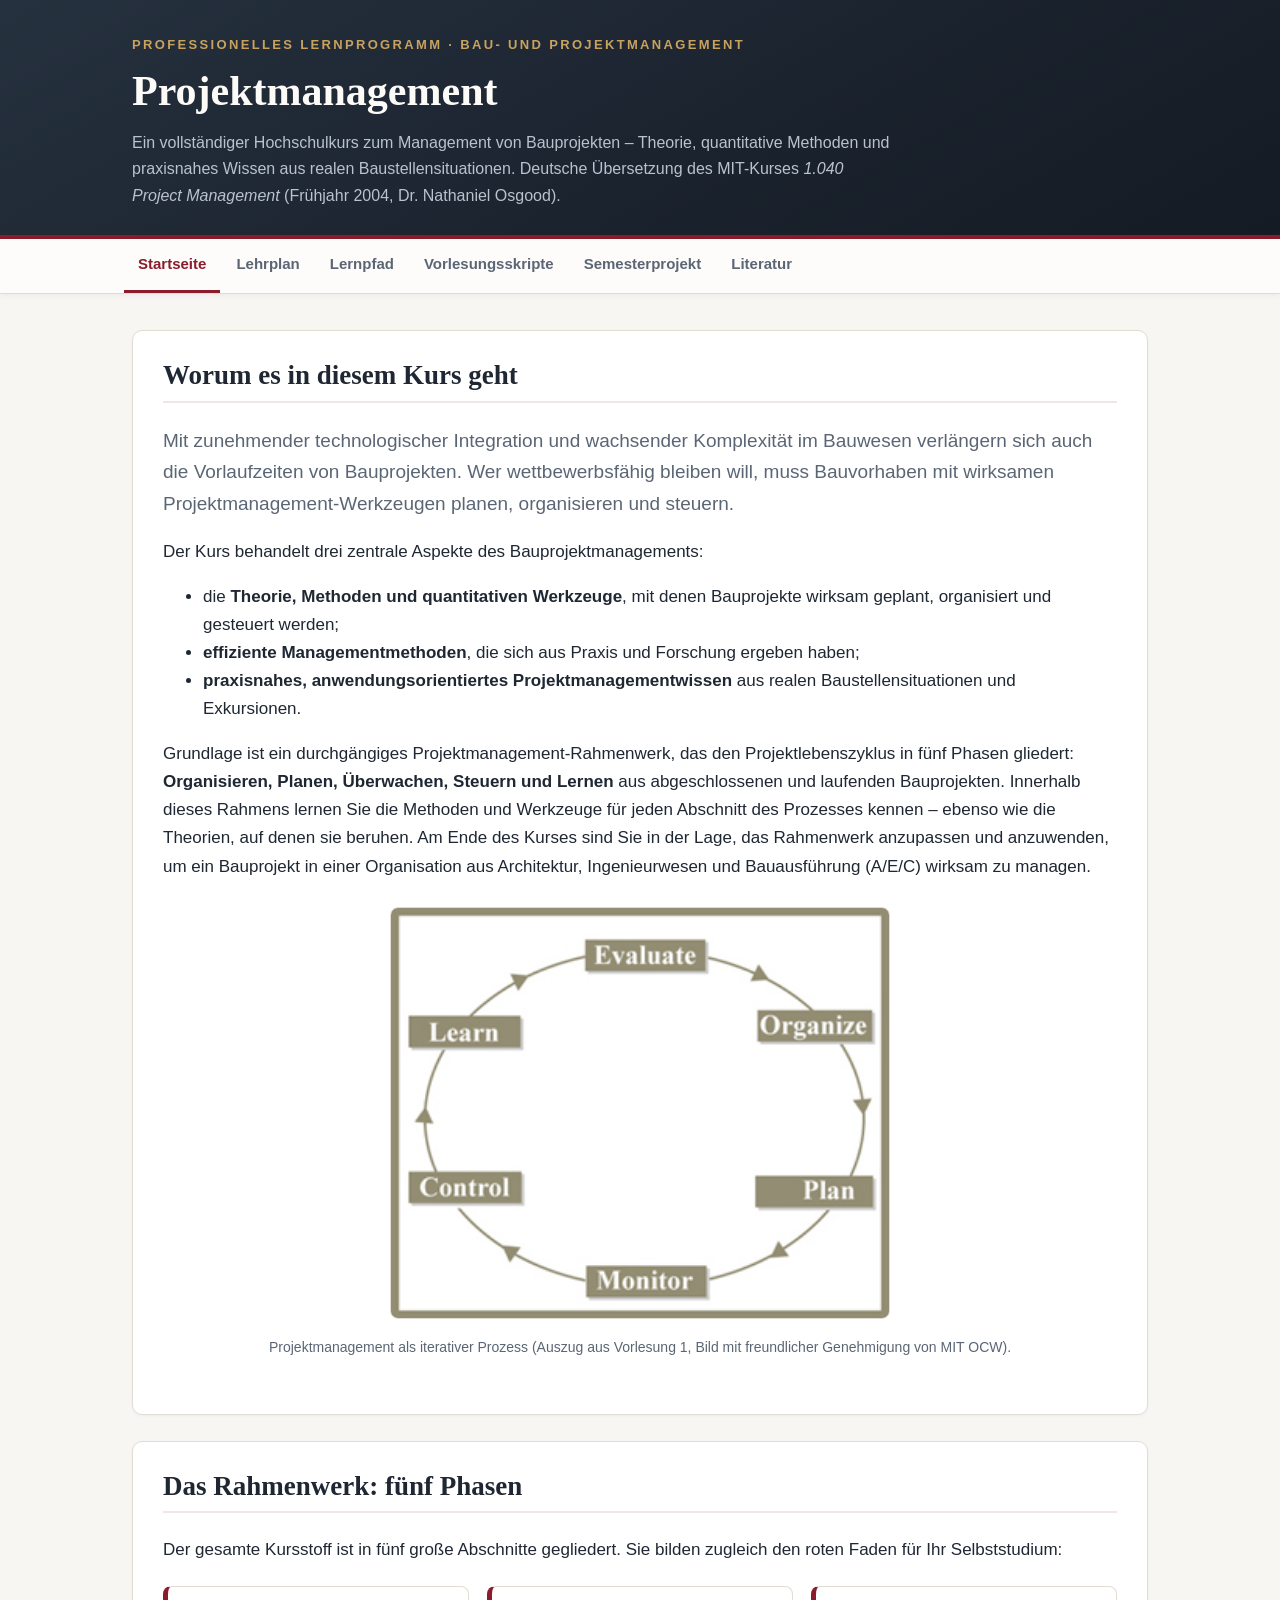
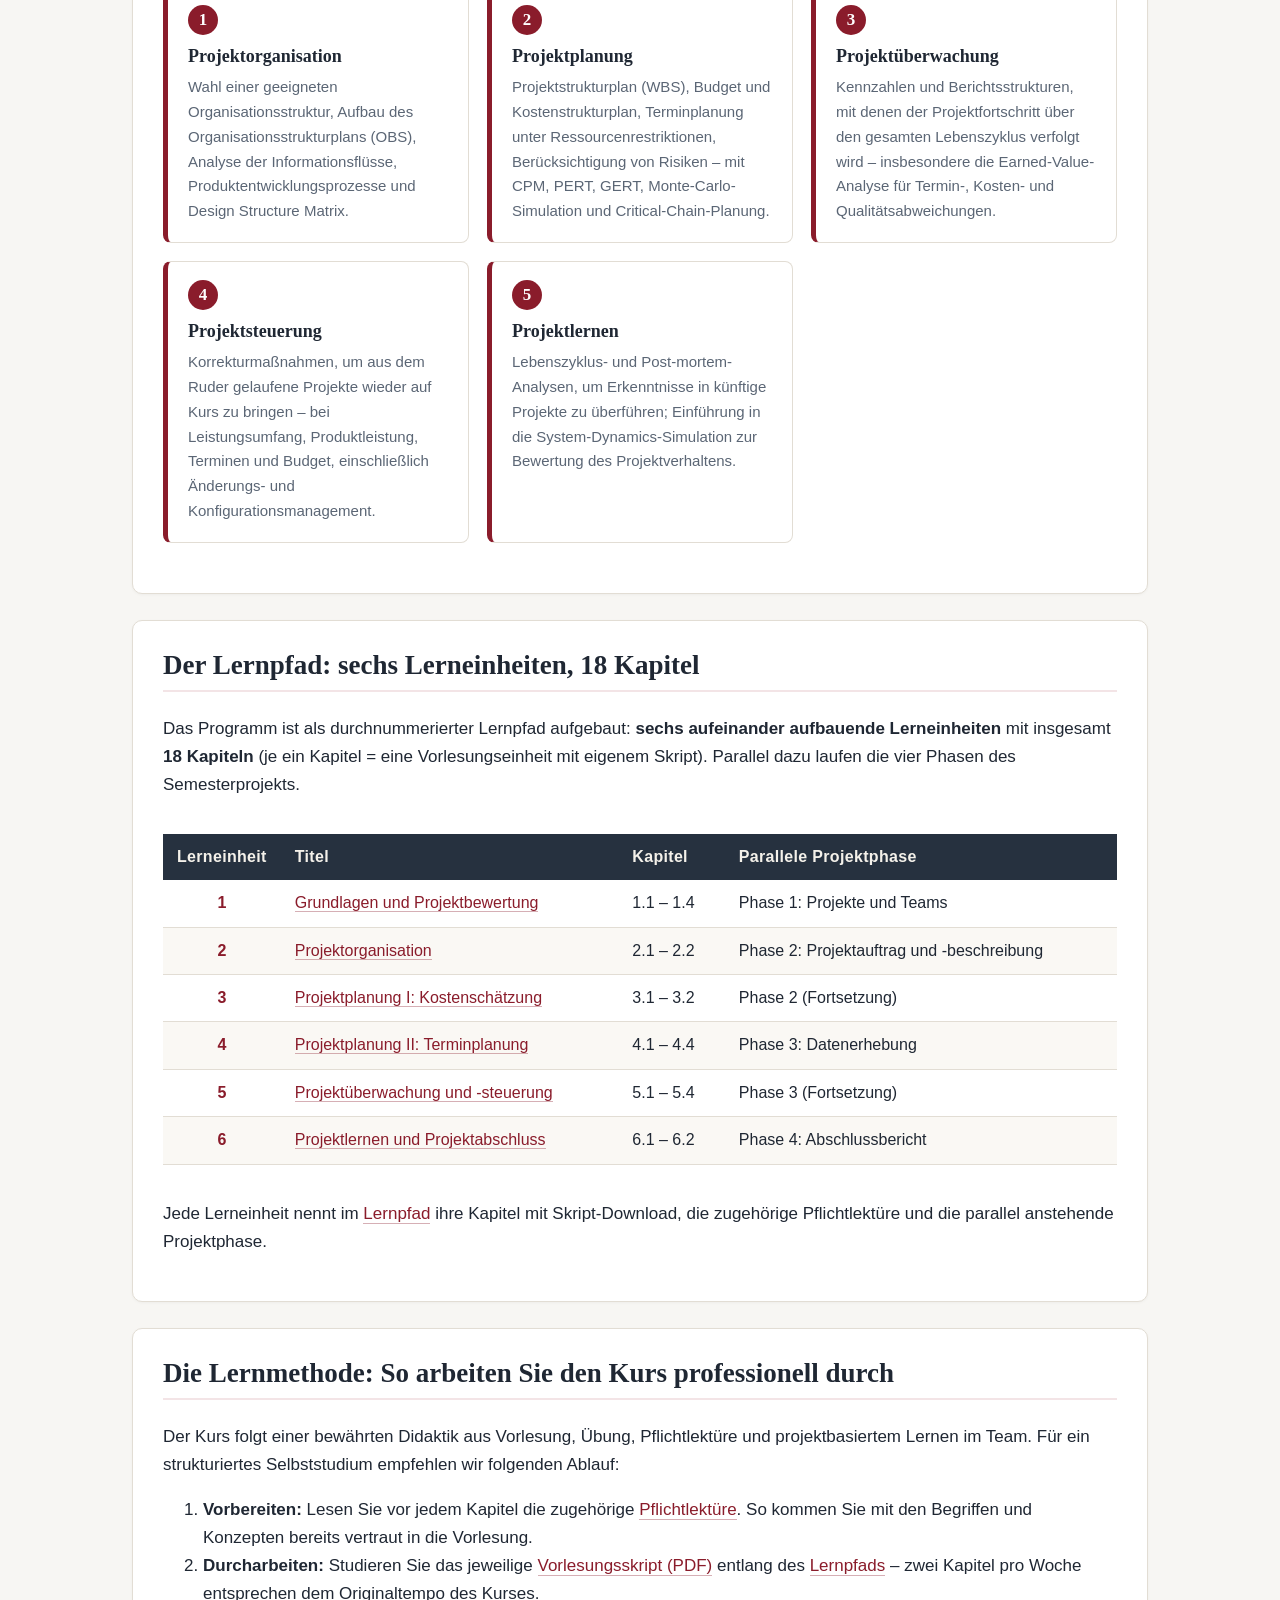
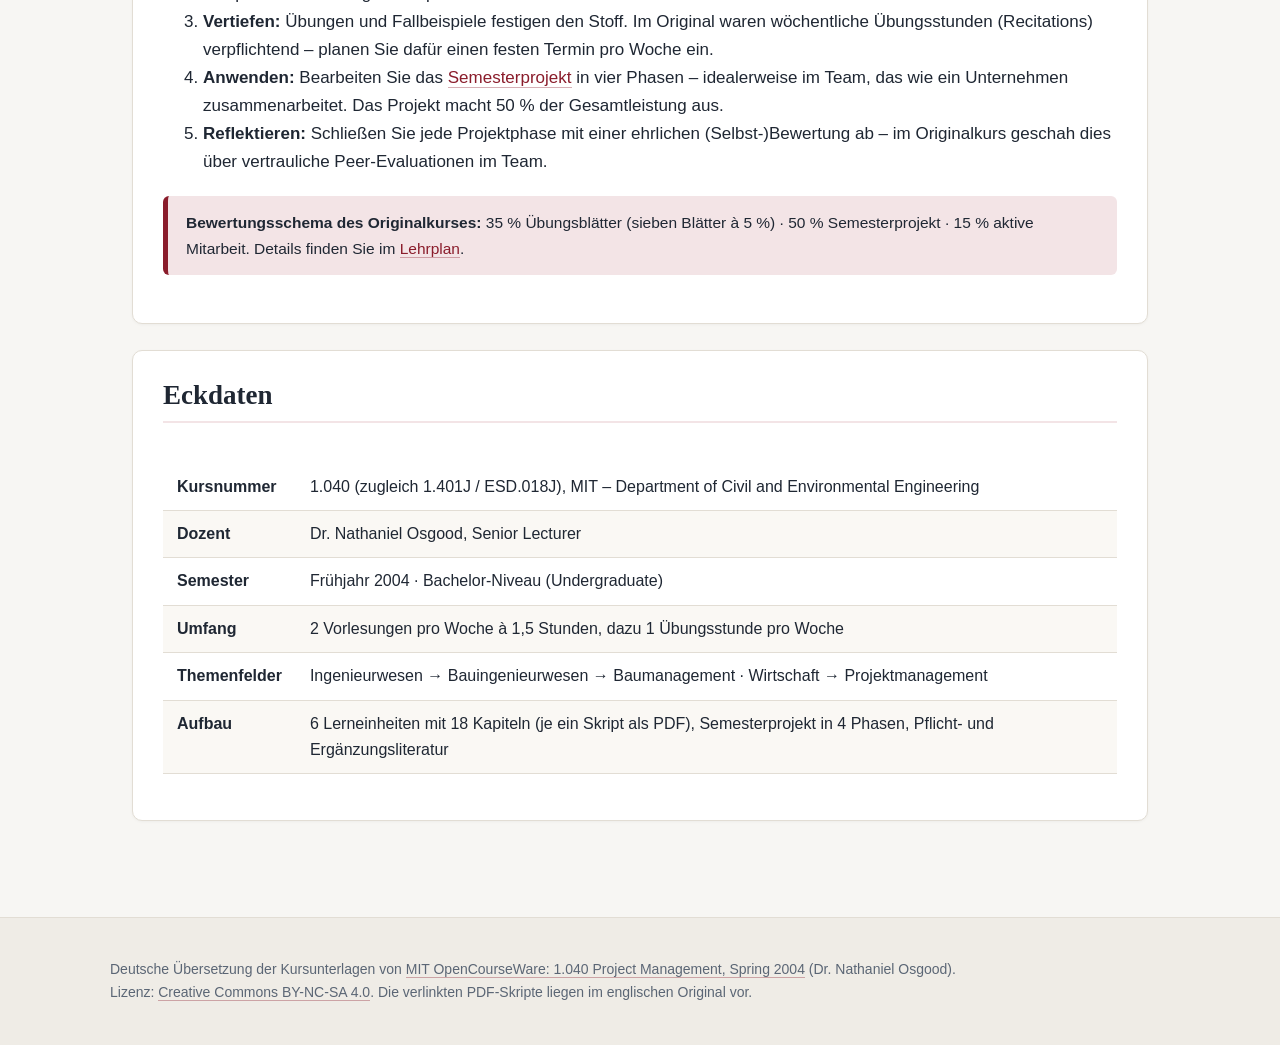
<file: index.html>
<!DOCTYPE html>
<html lang="de">
<head>
<meta charset="UTF-8">
<meta name="viewport" content="width=device-width, initial-scale=1.0">
<title>Projektmanagement – Professionelles Lernprogramm</title>
<meta name="description" content="Deutschsprachiges Lernprogramm zum Bauprojektmanagement auf Grundlage des MIT-Kurses 1.040 Project Management (Frühjahr 2004).">
<link rel="stylesheet" href="style.css">
</head>
<body>

<header class="site-header">
  <div class="inner">
    <p class="kicker">Professionelles Lernprogramm · Bau- und Projektmanagement</p>
    <h1>Projektmanagement</h1>
    <p class="sub">Ein vollständiger Hochschulkurs zum Management von Bauprojekten – Theorie, quantitative Methoden und praxisnahes Wissen aus realen Baustellensituationen. Deutsche Übersetzung des MIT-Kurses <em>1.040 Project Management</em> (Frühjahr 2004, Dr.&nbsp;Nathaniel Osgood).</p>
  </div>
</header>

<nav class="mainnav">
  <div class="inner">
    <a href="index.html" class="active">Startseite</a>
    <a href="lehrplan.html">Lehrplan</a>
    <a href="kursplan.html">Lernpfad</a>
    <a href="vorlesungen.html">Vorlesungsskripte</a>
    <a href="projekt.html">Semesterprojekt</a>
    <a href="literatur.html">Literatur</a>
  </div>
</nav>

<main>

  <section class="card">
    <h2>Worum es in diesem Kurs geht</h2>
    <p class="lead">Mit zunehmender technologischer Integration und wachsender Komplexität im Bauwesen verlängern sich auch die Vorlaufzeiten von Bauprojekten. Wer wettbewerbsfähig bleiben will, muss Bauvorhaben mit wirksamen Projektmanagement-Werkzeugen planen, organisieren und steuern.</p>
    <p>Der Kurs behandelt drei zentrale Aspekte des Bauprojektmanagements:</p>
    <ul>
      <li>die <strong>Theorie, Methoden und quantitativen Werkzeuge</strong>, mit denen Bauprojekte wirksam geplant, organisiert und gesteuert werden;</li>
      <li><strong>effiziente Managementmethoden</strong>, die sich aus Praxis und Forschung ergeben haben;</li>
      <li><strong>praxisnahes, anwendungsorientiertes Projektmanagementwissen</strong> aus realen Baustellensituationen und Exkursionen.</li>
    </ul>
    <p>Grundlage ist ein durchgängiges Projektmanagement-Rahmenwerk, das den Projektlebenszyklus in fünf Phasen gliedert: <strong>Organisieren, Planen, Überwachen, Steuern und Lernen</strong> aus abgeschlossenen und laufenden Bauprojekten. Innerhalb dieses Rahmens lernen Sie die Methoden und Werkzeuge für jeden Abschnitt des Prozesses kennen – ebenso wie die Theorien, auf denen sie beruhen. Am Ende des Kurses sind Sie in der Lage, das Rahmenwerk anzupassen und anzuwenden, um ein Bauprojekt in einer Organisation aus Architektur, Ingenieurwesen und Bauausführung (A/E/C) wirksam zu managen.</p>
    <figure>
      <img src="bilder/kursbild.jpg" alt="Kreisdiagramm des Projektmanagement-Prozesses" width="500">
      <figcaption>Projektmanagement als iterativer Prozess (Auszug aus Vorlesung&nbsp;1, Bild mit freundlicher Genehmigung von MIT&nbsp;OCW).</figcaption>
    </figure>
  </section>

  <section class="card">
    <h2>Das Rahmenwerk: fünf Phasen</h2>
    <p>Der gesamte Kursstoff ist in fünf große Abschnitte gegliedert. Sie bilden zugleich den roten Faden für Ihr Selbststudium:</p>
    <div class="grid">
      <div class="tile">
        <span class="step">1</span>
        <h3>Projektorganisation</h3>
        <p>Wahl einer geeigneten Organisationsstruktur, Aufbau des Organisationsstrukturplans (OBS), Analyse der Informationsflüsse, Produktentwicklungsprozesse und Design Structure Matrix.</p>
      </div>
      <div class="tile">
        <span class="step">2</span>
        <h3>Projektplanung</h3>
        <p>Projektstrukturplan (WBS), Budget und Kostenstrukturplan, Terminplanung unter Ressourcenrestriktionen, Berücksichtigung von Risiken – mit CPM, PERT, GERT, Monte-Carlo-Simulation und Critical-Chain-Planung.</p>
      </div>
      <div class="tile">
        <span class="step">3</span>
        <h3>Projektüberwachung</h3>
        <p>Kennzahlen und Berichtsstrukturen, mit denen der Projektfortschritt über den gesamten Lebenszyklus verfolgt wird – insbesondere die Earned-Value-Analyse für Termin-, Kosten- und Qualitätsabweichungen.</p>
      </div>
      <div class="tile">
        <span class="step">4</span>
        <h3>Projektsteuerung</h3>
        <p>Korrekturmaßnahmen, um aus dem Ruder gelaufene Projekte wieder auf Kurs zu bringen – bei Leistungsumfang, Produktleistung, Terminen und Budget, einschließlich Änderungs- und Konfigurationsmanagement.</p>
      </div>
      <div class="tile">
        <span class="step">5</span>
        <h3>Projektlernen</h3>
        <p>Lebenszyklus- und Post-mortem-Analysen, um Erkenntnisse in künftige Projekte zu überführen; Einführung in die System-Dynamics-Simulation zur Bewertung des Projektverhaltens.</p>
      </div>
    </div>
  </section>

  <section class="card">
    <h2>Der Lernpfad: sechs Lerneinheiten, 18 Kapitel</h2>
    <p>Das Programm ist als durchnummerierter Lernpfad aufgebaut: <strong>sechs aufeinander aufbauende Lerneinheiten</strong> mit insgesamt <strong>18 Kapiteln</strong> (je ein Kapitel = eine Vorlesungseinheit mit eigenem Skript). Parallel dazu laufen die vier Phasen des Semesterprojekts.</p>
    <div class="table-wrap">
      <table>
        <thead>
          <tr><th>Lerneinheit</th><th>Titel</th><th>Kapitel</th><th>Parallele Projektphase</th></tr>
        </thead>
        <tbody>
          <tr><td class="num">1</td><td><a href="kursplan.html#le1">Grundlagen und Projektbewertung</a></td><td>1.1 – 1.4</td><td>Phase 1: Projekte und Teams</td></tr>
          <tr><td class="num">2</td><td><a href="kursplan.html#le2">Projektorganisation</a></td><td>2.1 – 2.2</td><td>Phase 2: Projektauftrag und -beschreibung</td></tr>
          <tr><td class="num">3</td><td><a href="kursplan.html#le3">Projektplanung I: Kostenschätzung</a></td><td>3.1 – 3.2</td><td>Phase 2 (Fortsetzung)</td></tr>
          <tr><td class="num">4</td><td><a href="kursplan.html#le4">Projektplanung II: Terminplanung</a></td><td>4.1 – 4.4</td><td>Phase 3: Datenerhebung</td></tr>
          <tr><td class="num">5</td><td><a href="kursplan.html#le5">Projektüberwachung und -steuerung</a></td><td>5.1 – 5.4</td><td>Phase 3 (Fortsetzung)</td></tr>
          <tr><td class="num">6</td><td><a href="kursplan.html#le6">Projektlernen und Projektabschluss</a></td><td>6.1 – 6.2</td><td>Phase 4: Abschlussbericht</td></tr>
        </tbody>
      </table>
    </div>
    <p>Jede Lerneinheit nennt im <a href="kursplan.html">Lernpfad</a> ihre Kapitel mit Skript-Download, die zugehörige Pflichtlektüre und die parallel anstehende Projektphase.</p>
  </section>

  <section class="card">
    <h2>Die Lernmethode: So arbeiten Sie den Kurs professionell durch</h2>
    <p>Der Kurs folgt einer bewährten Didaktik aus Vorlesung, Übung, Pflichtlektüre und projektbasiertem Lernen im Team. Für ein strukturiertes Selbststudium empfehlen wir folgenden Ablauf:</p>
    <ol>
      <li><strong>Vorbereiten:</strong> Lesen Sie vor jedem Kapitel die zugehörige <a href="literatur.html">Pflichtlektüre</a>. So kommen Sie mit den Begriffen und Konzepten bereits vertraut in die Vorlesung.</li>
      <li><strong>Durcharbeiten:</strong> Studieren Sie das jeweilige <a href="vorlesungen.html">Vorlesungsskript (PDF)</a> entlang des <a href="kursplan.html">Lernpfads</a> – zwei Kapitel pro Woche entsprechen dem Originaltempo des Kurses.</li>
      <li><strong>Vertiefen:</strong> Übungen und Fallbeispiele festigen den Stoff. Im Original waren wöchentliche Übungsstunden (Recitations) verpflichtend – planen Sie dafür einen festen Termin pro Woche ein.</li>
      <li><strong>Anwenden:</strong> Bearbeiten Sie das <a href="projekt.html">Semesterprojekt</a> in vier Phasen – idealerweise im Team, das wie ein Unternehmen zusammenarbeitet. Das Projekt macht 50&nbsp;% der Gesamtleistung aus.</li>
      <li><strong>Reflektieren:</strong> Schließen Sie jede Projektphase mit einer ehrlichen (Selbst-)Bewertung ab – im Originalkurs geschah dies über vertrauliche Peer-Evaluationen im Team.</li>
    </ol>
    <div class="note">
      <strong>Bewertungsschema des Originalkurses:</strong> 35&nbsp;% Übungsblätter (sieben Blätter à 5&nbsp;%) · 50&nbsp;% Semesterprojekt · 15&nbsp;% aktive Mitarbeit. Details finden Sie im <a href="lehrplan.html">Lehrplan</a>.
    </div>
  </section>

  <section class="card">
    <h2>Eckdaten</h2>
    <div class="table-wrap">
      <table>
        <tbody>
          <tr><td><strong>Kursnummer</strong></td><td>1.040 (zugleich 1.401J / ESD.018J), MIT – Department of Civil and Environmental Engineering</td></tr>
          <tr><td><strong>Dozent</strong></td><td>Dr. Nathaniel Osgood, Senior Lecturer</td></tr>
          <tr><td><strong>Semester</strong></td><td>Frühjahr 2004 · Bachelor-Niveau (Undergraduate)</td></tr>
          <tr><td><strong>Umfang</strong></td><td>2 Vorlesungen pro Woche à 1,5 Stunden, dazu 1 Übungsstunde pro Woche</td></tr>
          <tr><td><strong>Themenfelder</strong></td><td>Ingenieurwesen → Bauingenieurwesen → Baumanagement · Wirtschaft → Projektmanagement</td></tr>
          <tr><td><strong>Aufbau</strong></td><td>6 Lerneinheiten mit 18 Kapiteln (je ein Skript als PDF), Semesterprojekt in 4 Phasen, Pflicht- und Ergänzungsliteratur</td></tr>
        </tbody>
      </table>
    </div>
  </section>

</main>

<footer>
  <div class="inner">
    <p>Deutsche Übersetzung der Kursunterlagen von <a href="https://ocw.mit.edu/courses/1-040-project-management-spring-2004/" target="_blank" rel="noopener">MIT OpenCourseWare: 1.040 Project Management, Spring 2004</a> (Dr.&nbsp;Nathaniel Osgood).<br>
    Lizenz: <a href="https://creativecommons.org/licenses/by-nc-sa/4.0/" target="_blank" rel="noopener">Creative Commons BY-NC-SA 4.0</a>. Die verlinkten PDF-Skripte liegen im englischen Original vor.</p>
  </div>
</footer>

</body>
</html>
</file>
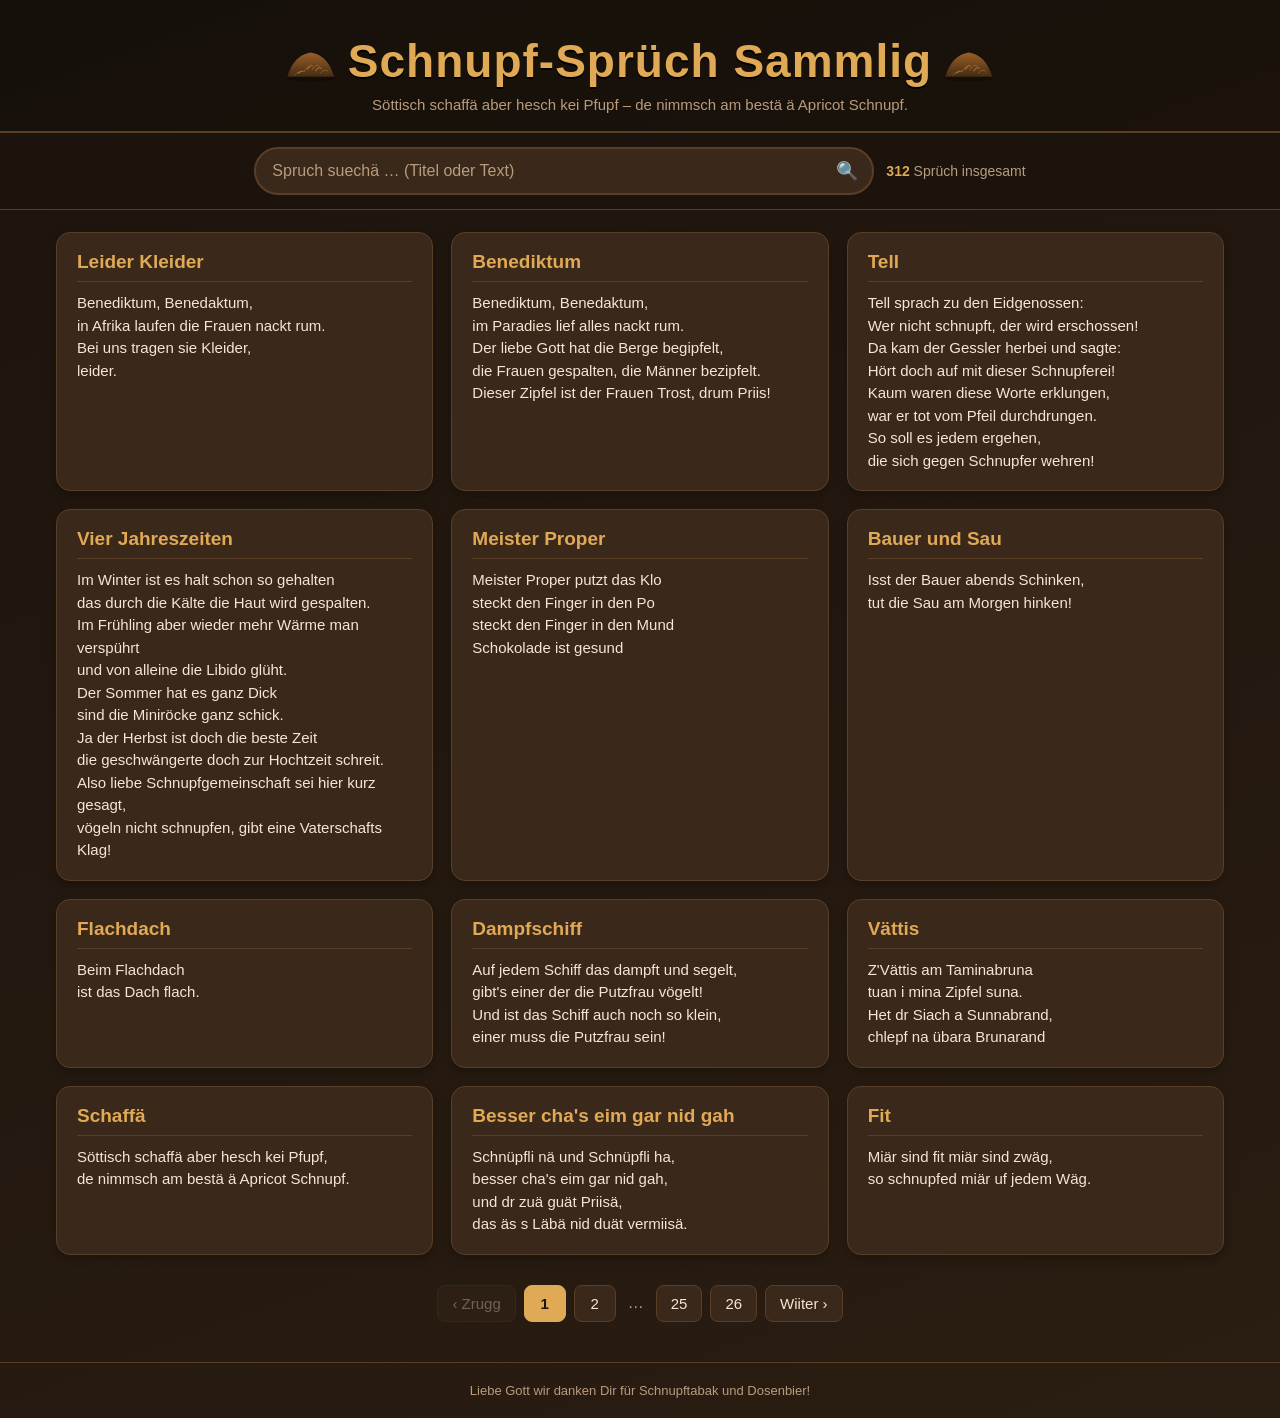
<file: schnupfsprueche/index.html>
<!DOCTYPE html>
<html lang="de-CH">
<head>
<meta charset="UTF-8">
<meta name="viewport" content="width=device-width, initial-scale=1.0">
<title>Schnupf-Sprüch Sammlig</title>
<style>
  :root{
    --bg:#1c140d;
    --bg2:#2a1d12;
    --card:#3a281a;
    --card-hover:#48321f;
    --accent:#e0a955;
    --accent2:#c97b2c;
    --text:#f3e7d6;
    --muted:#b89c7d;
    --border:#5a3f28;
  }
  *{box-sizing:border-box;}
  body{
    margin:0;
    font-family:"Segoe UI",Roboto,Helvetica,Arial,sans-serif;
    background:linear-gradient(160deg,var(--bg),var(--bg2));
    color:var(--text);
    min-height:100vh;
  }
  header{
    text-align:center;
    padding:34px 16px 18px;
    border-bottom:2px solid var(--border);
    background:rgba(0,0,0,.2);
  }
  header h1{
    margin:0;
    font-size:clamp(28px,5vw,46px);
    letter-spacing:1px;
    color:var(--accent);
    text-shadow:0 2px 0 #000;
  }
  .title-icon{
    height:0.8em;
    width:auto;
    vertical-align:-0.1em;
    margin:0 10px;
  }
  header p{
    margin:8px 0 0;
    color:var(--muted);
    font-size:15px;
  }
  .toolbar{
    position:sticky;
    top:0;
    z-index:10;
    background:rgba(28,20,13,.96);
    backdrop-filter:blur(4px);
    border-bottom:1px solid var(--border);
    padding:14px 16px;
    display:flex;
    flex-wrap:wrap;
    gap:12px;
    align-items:center;
    justify-content:center;
  }
  .search-wrap{
    position:relative;
    flex:1 1 420px;
    max-width:620px;
  }
  #search{
    width:100%;
    padding:13px 44px 13px 16px;
    font-size:16px;
    border-radius:30px;
    border:2px solid var(--border);
    background:var(--card);
    color:var(--text);
    outline:none;
    transition:border-color .15s;
  }
  #search:focus{border-color:var(--accent);}
  #search::placeholder{color:var(--muted);}
  .search-wrap .icon{
    position:absolute;
    right:16px;top:50%;
    transform:translateY(-50%);
    color:var(--muted);
    pointer-events:none;
    font-size:18px;
  }
  #clear{
    position:absolute;
    right:14px;top:50%;
    transform:translateY(-50%);
    background:none;border:none;
    color:var(--muted);
    font-size:20px;cursor:pointer;
    display:none;
    line-height:1;
  }
  .count{
    color:var(--muted);
    font-size:14px;
    white-space:nowrap;
  }
  .count b{color:var(--accent);}
  main{
    max-width:1200px;
    margin:0 auto;
    padding:22px 16px 40px;
  }
  .grid{
    display:grid;
    grid-template-columns:repeat(auto-fill,minmax(300px,1fr));
    gap:18px;
  }
  .card{
    background:var(--card);
    border:1px solid var(--border);
    border-radius:14px;
    padding:18px 20px;
    box-shadow:0 4px 10px rgba(0,0,0,.25);
    transition:transform .12s,background .12s,box-shadow .12s;
    display:flex;
    flex-direction:column;
  }
  .card:hover{
    transform:translateY(-3px);
    background:var(--card-hover);
    box-shadow:0 8px 18px rgba(0,0,0,.35);
  }
  .card h2{
    margin:0 0 10px;
    font-size:19px;
    color:var(--accent);
    border-bottom:1px solid var(--border);
    padding-bottom:8px;
  }
  .card .verse{
    white-space:pre-line;
    line-height:1.5;
    font-size:15px;
    color:var(--text);
  }
  mark{
    background:var(--accent);
    color:#1c140d;
    border-radius:3px;
    padding:0 2px;
  }
  .empty{
    text-align:center;
    color:var(--muted);
    padding:60px 16px;
    font-size:18px;
  }
  .pager{
    display:flex;
    justify-content:center;
    align-items:center;
    gap:8px;
    flex-wrap:wrap;
    margin-top:30px;
  }
  .pager button{
    background:var(--card);
    border:1px solid var(--border);
    color:var(--text);
    padding:9px 14px;
    border-radius:8px;
    cursor:pointer;
    font-size:15px;
    min-width:42px;
    transition:background .12s,border-color .12s;
  }
  .pager button:hover:not(:disabled){border-color:var(--accent);}
  .pager button.active{
    background:var(--accent);
    color:#1c140d;
    border-color:var(--accent);
    font-weight:700;
  }
  .pager button:disabled{opacity:.35;cursor:not-allowed;}
  .pager .dots{color:var(--muted);padding:0 4px;}
  footer{
    text-align:center;
    color:var(--muted);
    font-size:13px;
    padding:20px;
    border-top:1px solid var(--border);
  }
</style>
</head>
<body>
<header>
  <h1><svg class="title-icon" viewBox="0 0 64 44" aria-hidden="true"><defs><linearGradient id="sg1" x1="0" y1="0" x2="0" y2="1"><stop offset="0" stop-color="#9a5f28"/><stop offset="1" stop-color="#432c13"/></linearGradient><clipPath id="sc1"><path d="M4 38 C9 21 18 11 32 9 C46 11 55 21 60 38 Z"/></clipPath></defs><ellipse cx="32" cy="39.5" rx="30" ry="4" fill="#000" opacity="0.22"/><path d="M4 38 C9 21 18 11 32 9 C46 11 55 21 60 38 Z" fill="url(#sg1)"/><g clip-path="url(#sc1)" fill="none" stroke-linecap="round"><g stroke="#5c3b1b" stroke-width="1.5" opacity="0.85"><path d="M9 37 q4 -6 8 -4"/><path d="M19 34 q3 -7 8 -5"/><path d="M30 31 q2 -9 7 -6"/><path d="M40 33 q4 -8 9 -4"/><path d="M48 37 q3 -6 7 -3"/></g><g stroke="#9c6529" stroke-width="1.1" opacity="0.9"><path d="M13 36 q3 -5 7 -4"/><path d="M24 32 q2 -6 7 -5"/><path d="M34 29 q3 -7 8 -4"/><path d="M44 34 q3 -6 8 -3"/></g><g stroke="#e0a955" stroke-width="0.8" opacity="0.85"><path d="M17 34 q3 -4 6 -3"/><path d="M28 29 q2 -6 6 -4"/><path d="M38 31 q3 -6 7 -3"/></g></g></svg>Schnupf-Sprüch Sammlig<svg class="title-icon" viewBox="0 0 64 44" aria-hidden="true"><defs><linearGradient id="sg2" x1="0" y1="0" x2="0" y2="1"><stop offset="0" stop-color="#9a5f28"/><stop offset="1" stop-color="#432c13"/></linearGradient><clipPath id="sc2"><path d="M4 38 C9 21 18 11 32 9 C46 11 55 21 60 38 Z"/></clipPath></defs><ellipse cx="32" cy="39.5" rx="30" ry="4" fill="#000" opacity="0.22"/><path d="M4 38 C9 21 18 11 32 9 C46 11 55 21 60 38 Z" fill="url(#sg2)"/><g clip-path="url(#sc2)" fill="none" stroke-linecap="round"><g stroke="#5c3b1b" stroke-width="1.5" opacity="0.85"><path d="M9 37 q4 -6 8 -4"/><path d="M19 34 q3 -7 8 -5"/><path d="M30 31 q2 -9 7 -6"/><path d="M40 33 q4 -8 9 -4"/><path d="M48 37 q3 -6 7 -3"/></g><g stroke="#9c6529" stroke-width="1.1" opacity="0.9"><path d="M13 36 q3 -5 7 -4"/><path d="M24 32 q2 -6 7 -5"/><path d="M34 29 q3 -7 8 -4"/><path d="M44 34 q3 -6 8 -3"/></g><g stroke="#e0a955" stroke-width="0.8" opacity="0.85"><path d="M17 34 q3 -4 6 -3"/><path d="M28 29 q2 -6 6 -4"/><path d="M38 31 q3 -6 7 -3"/></g></g></svg></h1>
  <p>Söttisch schaffä aber hesch kei Pfupf – de nimmsch am bestä ä Apricot Schnupf.</p>
</header>

<div class="toolbar">
  <div class="search-wrap">
    <input id="search" type="text" placeholder="Spruch suechä … (Titel oder Text)" autocomplete="off">
    <span class="icon">🔍</span>
    <button id="clear" title="Löschen">✕</button>
  </div>
  <div class="count" id="count"></div>
</div>

<main>
  <div class="grid" id="grid"></div>
  <div class="pager" id="pager"></div>
</main>

<footer>Liebe Gott wir danken Dir für Schnupftabak und Dosenbier!</footer>

<script>
const PER_PAGE = 12;

const sprueche = [
  {t:`Leider Kleider`, v:`Benediktum, Benedaktum,
in Afrika laufen die Frauen nackt rum.
Bei uns tragen sie Kleider,
leider.`},
  {t:`Benediktum`, v:`Benediktum, Benedaktum,
im Paradies lief alles nackt rum.
Der liebe Gott hat die Berge begipfelt,
die Frauen gespalten, die Männer bezipfelt.
Dieser Zipfel ist der Frauen Trost, drum Priis!`},
  {t:`Tell`, v:`Tell sprach zu den Eidgenossen:
Wer nicht schnupft, der wird erschossen!
Da kam der Gessler herbei und sagte:
Hört doch auf mit dieser Schnupferei!
Kaum waren diese Worte erklungen,
war er tot vom Pfeil durchdrungen.
So soll es jedem ergehen,
die sich gegen Schnupfer wehren!`},
  {t:`Vier Jahreszeiten`, v:`Im Winter ist es halt schon so gehalten
das durch die Kälte die Haut wird gespalten.
Im Frühling aber wieder mehr Wärme man verspührt
und von alleine die Libido glüht.
Der Sommer hat es ganz Dick
sind die Miniröcke ganz schick.
Ja der Herbst ist doch die beste Zeit
die geschwängerte doch zur Hochtzeit schreit.
Also liebe Schnupfgemeinschaft sei hier kurz gesagt,
vögeln nicht schnupfen, gibt eine Vaterschafts Klag!`},
  {t:`Meister Proper`, v:`Meister Proper putzt das Klo
steckt den Finger in den Po
steckt den Finger in den Mund
Schokolade ist gesund`},
  {t:`Bauer und Sau`, v:`Isst der Bauer abends Schinken,
tut die Sau am Morgen hinken!`},
  {t:`Flachdach`, v:`Beim Flachdach
ist das Dach flach.`},
  {t:`Dampfschiff`, v:`Auf jedem Schiff das dampft und segelt,
gibt's einer der die Putzfrau vögelt!
Und ist das Schiff auch noch so klein,
einer muss die Putzfrau sein!`},
  {t:`Vättis`, v:`Z'Vättis am Taminabruna
tuan i mina Zipfel suna.
Het dr Siach a Sunnabrand,
chlepf na übara Brunarand`},
  {t:`Schaffä`, v:`Söttisch schaffä aber hesch kei Pfupf,
de nimmsch am bestä ä Apricot Schnupf.`},
  {t:`Besser cha's eim gar nid gah`, v:`Schnüpfli nä und Schnüpfli ha,
besser cha's eim gar nid gah,
und dr zuä guät Priisä,
das äs s Läbä nid duät vermiisä.`},
  {t:`Fit`, v:`Miär sind fit miär sind zwäg,
so schnupfed miär uf jedem Wäg.`},
  {t:`Slow down`, v:`Slow down
take it easy!
Nim äs Priisi.`},
  {t:`Sucht`, v:`Schnupfe isch keh Droge
darum chaufemer grad e Dose.`},
  {t:`Weihnachtsspruch`, v:`Den Weisen aus dem Morgenland
war der Schnupf nicht unbekannt.
Der vierte Weise sag ich dir
schupfte wie ein Rüsseltier.
So nahm er einen grossen Sack
und füllte ihn mit Schnupftabak.
Den schenkte er dem Gottessohne
und hoffte das ihm's wohl bekomme.
Dieser strahlte über beide Backen
und schenkte ihm sein erstes Lachen.
Drum wollen wir nun kräftig schnupfen
und zwei grosse Häuflein lupfen!`},
  {t:`Jesus sprach`, v:`Jesus sprach zu Gott, Du bist alt
da wurde es entsetzlich kalt.
7 Jahre dunkelgrau
keine einzige schöne Frau.
Nur wir Schweizer habns begfriffen
haben auf alles drauf geschissen.
Bei uns wurde es ganz schön warm
es verbreitete sich sehr viel Charme.
Wir haben nämlich Eier im Sack
das isch d'Wörkig vom Schnupftabak!`},
  {t:`Lehrer und Schüler`, v:`Ist das Wetter nicht so schön,
hat der Streber trotzdem Föhn.
Denn er steckt mit seinem Grind,
tief im Arsch der Lehrerin.`},
  {t:`Mofa`, v:`Mofa fahrä da isch s'Bescht,
und dä Schnupf git üs dä Rescht.`},
  {t:`Kamel`, v:`Sprach der Elefant zum Kamel,
warum hast du 2 Tittä über der Seel?
Sprach das Kamel zum Bösewicht,
sagt der mit dem Schwanz im Gesicht.`},
  {t:`Schnupf du holder Saft...`, v:`Schnupf du holder Saft,
gib uns Power gib uns Kraft.
Wir schnupfen dich du haust uns nieder,
wir stehen auf und schnupfen wieder.`},
  {t:`Bier`, v:`Als ich dich zum ersten Mal sah,
als ich dich zum ersten Mal fühlte.
Als sich unsere Lippen zusammenführten,
als ich deinen Saft ihn mir spürte.
Ach wie sehne ich mich nach dir...
Du geliebte Flasche Bier!`},
  {t:`Liebe Gott`, v:`Liebe Gott wir danken Dir
für Schnupftabak und Dosenbier!`},
  {t:`Vibrator`, v:`Der Vibrator ist ein Apparat,
der der Frau den Mann erspart...
Stellt man ihn auf Stufe vier,
fickt er los wie ein Stier.
Stellt man ihn auf Stufe zwanzig,
wird sogar die Milch in der Brust ranzig!`},
  {t:`Schöne Frauen`, v:`Was den schönen Frauen gefällt,
ist ein Mann mit schön viel Geld.
Ich hab kein Geld ich armer Sack,
deshalb bleibt mir nur der Schnupftabak!`},
  {t:`Der Frühling`, v:`Der Frühling naht mit Brausen,
die Frauen werden Stolz.
Ich merks an meinem,
denn der ist hart wie Holz.`},
  {t:`Schlüsselbund`, v:`Wenn man bedenkt, wie er so hängt,
so locker und lose, in meiner Hose,
und wenn man ihn rauszieht, wie er dann aussieht,
so dick und rund - mein Schlüsselbund.`},
  {t:`Frühling`, v:`Frühling ist's die Zeit zu träumen,
die Vögel husten von den Bäumen,
die Maise kotzt ihr Nestchen voll,
ein Nest an der Autobahn ist nicht so toll.`},
  {t:`Zipfelchappe`, v:`Hüt en Rappe,
morn en Rappe,
git ä schöni Zipfelchappe!`},
  {t:`Gebet - mal richtig`, v:`Wir leben nicht vom Bier allein,
es muss auch dein Schnupf bei uns sein.
Wir danken dir das du uns liebst,
und uns dies beides täglich gibst.`},
  {t:`heisser Tag`, v:`Ein heisser Tag, sie zieht sich aus,
sie legt sich hin, er holt Ihn raus.
Spritzt ihr ins Gesicht und auf den Bauch,
ach herrlich so ein Gartenschlauch!`},
  {t:`Sack- Schnupftabak`, v:`Lieber numme eis Ei im Sack,
däfür ä Priise Schnupftabak.`},
  {t:`Der Winter`, v:`Draussen liegt noch etwas Schnee,
zuwenig gefroren ist der See,
dass man könnte Schlittschuh laufen,
drum muss man Schnupfen und auch saufen.`},
  {t:`Gerade`, v:`Gerade als er gerade war
knickte er, was schade war.`},
  {t:`Priester`, v:`Fällt der Blick ins Glas mal etwas tiefer,
geh nicht gleich zum nächsten Priester,
und beicht ihm alle deine Fehler,
nimm zuerst das Döschen und mach es leerer!`},
  {t:`Vor dem Essen`, v:`Steht das Essen auf dem Tisch,
und in deinem Arsche drückt ein Schiss,
dann scheiss nicht in die nächste Vase,
sondern zieh den Schnupf dir in die Nase!`},
  {t:`Einerlei`, v:`Rede nicht zu lang um den heissen Brei,
ist sowieso alles einerlei.
Schnupfspruch hin, Schnupfspruch her,
komm und schnupf noch einen mehr!`},
  {t:`Elefant`, v:`Ein Elefant poppt sich durch die Welt,
weil ihm das poppen so gefällt,
am liebsten poppt er kleine Spatzen,
weil die beim Höhepunkt so herrlich platzen.`},
  {t:`Sunnebrand`, v:`Sunne, Meer und Strand
mir schnupfed jetz uf euse Sunnebrand!`},
  {t:`Eine Weisheit`, v:`Trinke viel und spiel dazu
so hat man vor Weibern ruh.
Holst dann das Döschen auch hervor
so steigt man mit Freud empor.`},
  {t:`Ramseier Apfelsaft`, v:`Willst du scheissen ohne Kraft,
dann trinke Ramseier Apfelsaft. Priiis`},
  {t:`Alti Eiche`, v:`Hinderem Huus, vorem Huus stoht e alti Eiche!
D'Muetter hät scho immer gseit,
det dörf mer anne seiche!`},
  {t:`Drei Zwerge`, v:`Doben auf dem Berge,
da standen einst drei Zwerge.
Der eine rauchte Gras,
der andere XTC frass.
Und wie's im Leben halt so geht,
haben's beide nicht lange überlebt.
Nur der eine hat's erkannt
und sich dem Schnupfen zugewandt.
Er schnupfte jeden Tag, weil er dies so mag.
Er lebte glücklich und gesund,
denn dies ist auch des Schnupfes Grund!`},
  {t:`Neubau`, v:`Wenn dr Sanitär is Röhrli pisst
und dr Stromer Schiessdräck misst.
Wenn dr Moler dWand versaut
und dr Murer aus schiäf baut,
de gahts am Architekt ganz mies.`},
  {t:`Zürichsee`, v:`Schwimmt ein Hund im Zürichsee
hält er sein Schwänzchen in die Höh.
Wenn ich euch Mädchen in die Augen seh
geht es mir wie dem Hund im Zürichsee.`},
  {t:`Bauer`, v:`Klebt der Bauer an der Mauer,
war der Stier ein bisschen sauer!`},
  {t:`Teigwaren`, v:`Warum heissen Teigwaren Teigwaren,
weil sie früher Teig waren.`},
  {t:`Egal`, v:`Egal ob Sunnä oder Rägä
mit Schnupftabak wird dr Tag zum sägä.`},
  {t:`Alkohol ist gesund`, v:`Nach 30 Jahren stirbt ein Pferd,
das niemals hat ein Bier geleert!
Mit 20 sterben Schaf und Ziegen,
die niemals Schnapst zu trinken kriegen.
Die Kuh trinkt Wasser nie mit Rum,
nach 15 Jahren fällt sie einfach um.
Die Katze schleckt nur Milch allein,
sie geht nach13 Jahren ein.
Das Huhn legt Eier für Likör,
6 Jahre lang, dann lebts nicht mehr.
Der Mensch trinkt Schnaps trotz kranker Galle
und überlebt die Viecher alle.
Damit ist der Beweis erstellt,
dass Alkohol gesund erhält.
Drum lasst uns öfters einen heben,
damit wir alle länger leben.`},
  {t:`Danke Columbus`, v:`Wir danken unserm Columbianer,
der uns brachte den Schnupf von den Indianer.
Er brachte ihn uebers Meer,
doch jetzt lebt er nicht mehr.
Ihm zu Ehren werden wir weiter schnupfen
und uns freudig vermehren.`},
  {t:`Posaune`, v:`Posaune unser die du bist an der Fasnacht,
Dein Sound komme,
Deine Power geschehe
wie auf der Bühne so auch in der Kneipe.
Unseren täglichen Lutz gib uns heute,
und vergib uns unsere Aussetzer,
denn auch wir vergeben unserem Tambi.
Führe uns in Versuchung und erlöse uns
von unseren Kritikern...
Denn Dein ist die Luft, der Klang, die Musik
und die Power.`},
  {t:`Sunna`, v:`Wenn Sunna zoberscht am Himmel stoht
und langsam untergoht.
Kindli scho im Bettli sind,
den nemen miar nomol as Schnüpfli
well das isch z'beschta Bettmümpfli.`},
  {t:`Hochwasser`, v:`Siehst du im Estrich die Frösche leichen,
ist dies gewiss ein Hochwasserzeichen.`},
  {t:`BigMag`, v:`Ob Hond,Chatz oder Muus
Mc Donalds macht de BigMag druus!`},
  {t:`Oh Herrjesus Christ`, v:`Oh Herrjesus Christ.
Im obere Gädeli hets kei Mischt.
Im undere hets kei Gülla.
I glaub miar müand go nochafülla.`},
  {t:`Längwilig`, v:`Isches ruhig im ganzä Land,
de nim ä mal dr Schnupf zur Hand.
Mach z Dösli uf ir freie Luft
und schmöck dä himmlisch, liecht Duft.
Nim ä Prisä us dr Dose,
u lane idr Nase chrose.`},
  {t:`Frühlingsszeit`, v:`Wenn der Alpenfirn sich röted
und der Geissenpeter Geissen flöted,
wenn der Opa auf dem Heidi liegt
und Frau Holle ihre Tage kriegt,
wenn Hänsel nur nach Schwänzen schreit
dann ist Frühlingszeit.`},
  {t:`Lagerfeuer`, v:`Wir sitzen hier am lagerfeuer
und schnupfen wie die ungeheuer,
ob schon morgen wird das stört uns nicht,
denn das feuer gibt uns licht.
Doch almälich sind die dosen leer,
das kann nicht sein, dass ist nicht fair.
beim migros gehen wir noch vorbei,
da gibt es schnupf und allerlei.
was nicht gerecht, das ist auch fies,
scheissegal, wir sagen Priis.`},
  {t:`So wunderschön`, v:`Du liegst auf meinem Handrücken
das tut mein Herz Entzücken.
Dein wunderschöner Duft
schwebt süsslich durch die Luft.
Ihr wisst alle was wir meinen
Deshalb nehmen wir noch einen!`},
  {t:`verbrannte Kletter-Wädli`, v:`Heute sind wir hoch geklettert,
haben über die anderen gewettert!
Habe den Sonnenbrand zu spät erkannt,
daher hat es mir die Häärchen an der Wade
abgebrannt!
Doch dieser Schnupf kann sehr gut lindern
mit einem Bier zusammen den Schmerz zu verhindern.`},
  {t:`schlimme Zaichen`, v:`graue Haare
blaue Augen
langsame Saichen,
dass sint schlimme Zaichen.`},
  {t:`in der nacht`, v:`in der Nacht in der Nacht
wenn der Busenhalter kracht
wenn der Schwanz explodiert
werden kleine Kinder produziert.`},
  {t:`Nilpferd`, v:`Wenn ein Nilpferd hämisch grinst
und alles plötzlich nach luft ringt
entwich dem Nilpferd stinkend Gas
weil es zuviel Bohnen frass
Und damit wie keinen Gestank erleiden
soll Schnupf geschwind in unsere Nase steigen.`},
  {t:`Die Haustürglocke`, v:`Die Haustürglocke an der Wand
ein Mädchenbusen in der Hand
Das sind 2 Dinge sehr verwandt
denn wenn man beides zart berührt
man oben ganz schnell deutlich spürt
das unten einer steht und um Einlass fleht!`},
  {t:`Weihnachten`, v:`Baum verbrannt,
Geschenk vergessen,
die Gans ist auch schon aufgefressen.
Und auf dem Tisch nur eine kleine Bise,
na dann eine schöne Priise!`},
  {t:`Kräht der Güggel`, v:`Kräht der Güggel auf dem Huhn,
hat das mit Wetter nichts zutun!`},
  {t:`Bucheli`, v:`Wenn man den Bucheli im Garten findet,
hat es ihn wohl vom Dach aben gewindet`},
  {t:`rauchen`, v:`Der kluge Schnupfer weiss,
das Rauchen ist ein Scheiss!`},
  {t:`Z'beschta Biar`, v:`Z'beschta Biar
trinkat miar.
Im Calandaland
drum zämaheba üsari Hand.
Schnupfend uf dia alta Wieber
voglend dia junga, das isch gschieder.`},
  {t:`Proscht`, v:`Was früher meine Leber war,
ist heute eine Minibar.`},
  {t:`Wiedermol`, v:`Eifach wieder mol eis go schnupfe,
s'gmüetliche Bier as muul lupfe.
Uf d'Lüüt rundume de gfüllt Handrugge hebe,
sich de Moment nid vermiese loh und eifach lebe.
Ich bin en Schnupfer und keis Frack,
gah min Wäg mit de Priise im Sack.`},
  {t:`Servela`, v:`Ob Hund, Katz oder Muis
miär machid ä Servala druis!`},
  {t:`For Powermädels only`, v:`Shoppen, schminken, Kaffee trinken
Schnell dem neuen Lover winken
Rumficken,Geld verprasseln
Männern an die Schwänze fassen
Mädels,das ists wahre Leben
Darauf lasst uns einen heben.`},
  {t:`Strassenbauer`, v:`Hast du Power lernst du Maurer,
hast du Grips und Power
lernst du Strassenbauer.`},
  {t:`Magnet unser`, v:`Mein Magnet der du bist im Dösschen,
geheiligt werde deine Mischung.
Dein Menthol beweist dein dasein.
dein Stärke geschehe,
den du steigst durch die Nase ins Gehirn,
von Hand wie auch mit Röhrchen.
führe uns nicht in Versuchung
eines anderen Tabak,
sondern erlöse uns von all den Fusel.
Vergib uns wenn wir Niessen,
so möge du uns gepriisen.`},
  {t:`Zue`, v:`Liäber zueständig,
als ständig zue.`},
  {t:`Hinter dünnen Schulhausmauern`, v:`Hinter dünnen Schulhausmauern
schnupfen die Schüler wie die Bauern,
nur der Rektor in seinem Zimmer
probiert es mit seinem Finger.
Er schmollte und er grollte
weil das weisses Gold nicht in seine Nase wollte.`},
  {t:`Finger am Sack`, v:`Wenn dir Finger wachsen an deinem Sack,
so liegt der Grund bei billigem Schnupftabak.
Drum sollst du dich nicht den Pöschel kaufen,
mit MC Chrystal's wirds dir besser laufen.`},
  {t:`Lenk`, v:`Schon Gott sprach im Tippi an der Lenk,
jede nackte Frau ist doch ein Gschenk!`},
  {t:`Muhhhh`, v:`Eine Kuh hat vier Beine,
hat sie mal keine fällt sie um.`},
  {t:`Weihnachten`, v:`wienacht isch bald,
es wiänächtelet im wald,
du gsehsch es härzigs rehli,
es versuuft gad imene seeli.`},
  {t:`Hund und Katze`, v:`Der Hund zu der Katze
machs mir mit der Tatze
da sagt die Katze zum Hund
nein lieber mit dem Mund.`},
  {t:`Ernst`, v:`Liäber nid ernst gno wärdä
als vom Ernst gno wärdä.`},
  {t:`Nei ke Schnupftabak meh!`, v:`Wemmer ken Schnupftabak meh händ,
denn klatschemer ganz eifach it Händ.
De Gott git euis scho es Dösschen,
und schnupfen es mit Röhrchen.
Das tuet ganz guet
und macht mer Muet.`},
  {t:`De Päuli`, v:`Es git e chliises Säuli,
mit Name heisst es Päuli.
Das suecht so fescht sis Mami,
doch das isch scho Salami.`},
  {t:`Romontsch, romontsch`, v:`Romontsch, romontsch tiu vegl lungatg,
tila si il schnupf da tutta fatg.
lai tiu tschurvi intec barschar,
e cala mai da tubaccar!`},
  {t:`Frauefütz`, v:`rinkel rankel runkel
frauefütz sind dunkel
wiä chas au andersch sii
es schiint jo wohl kei sunnä drii.`},
  {t:`Die Alpen`, v:`Auf den Alpenhöhen
da weht der Föhn
da ist das Schnupfen wunderschön
Drum schnupf mer jetzt ganz gschind
weil des Pris sonscht wekbloset wird vom Wind.`},
  {t:`Hinderem Huus`, v:`HInderem Huus im Schatte,
da vöglet e Muus e Ratte.
Und vorem Huus i de Sunne,
da Wixxt de Buur i Brunne.`},
  {t:`Sonne im Herzen`, v:`Hab Sonne im Herzen und Zwiebeln im Bauch
dann kannst du gut furzen und stinken tut's auch.`},
  {t:`Gruess os em toggeburg`, v:`Hoptsach dä Hond isch rond
ond Katz isch gsond
ond dä Chääs isch rässs...!`},
  {t:`Wasser und Wein`, v:`Wasser macht weise, lustig der Wein.
Darum trinken wir beides, um beides zu sein!`},
  {t:`Sekretärin`, v:`Früher war es so geregelt, dass der Chef die
Sekretärin fögelt-
Heute ist alles so verzwickt, dass sogar der
Stift sie fikt!`},
  {t:`Äntlibuecher`, v:`Mir Äntlibuecher sind die Beschtä,
im suufä, schnupfä und feschtä!`},
  {t:`Der Wind`, v:`Chum i säges gschwind,
suscht nimmt en de Wind.`},
  {t:`Fis!`, v:`Wer Andern eine Bratwurst brät,
braucht ein Bratwurstbratgerät.
Wer Andern eine eine Grube gräbt,
esch es Ar...!`},
  {t:`Ä Bur`, v:`Ä Bur oni aebi
isch wine bueb oni schnäbi`},
  {t:`Sayser Skiferiengruppe aus Baar`, v:`lieber ufem chalte Bode hocke,
statt mit chalte Hode bocke!`},
  {t:`Flaschenbier`, v:`wenn meine finger zärtlich deinen hals berühren
und wenn meine lippen deine feuchte öffnung
spühren
weiss isch du gehörst ganz mir mein geliebtes

           Flaschenbier!`},
  {t:`Rappi`, v:`Suuffä, schnupfä rund um d Uhr,
das isch d Laker's Fan-Kultur,
drum bliibed mir üsem Motto treu,
fuul, spitz und arbeitsscheu!`},
  {t:`Moses`, v:`Gott sprach zu Moses ,
steig ab em Velo und stoss es`},
  {t:`Isidor der Schuft`, v:`Der König schritt von Wand zu Wand in seinem
schönen Abendgewand.
Isolde du bist ja ganz errötet, hat dich einer
durchgeflötet?
Ja es war isidor der Schuft, er hat mich einfach
durchgepufft.
Mit einem Offenrohr 10 meter lang und 5 Meter
dick, so hat er mich gefickt.
Isidor betritt den Saal.
Isidor du Schuft hast meine Tochter durchgepuft.
O Herr so lasse Gnade wallten.
Nein ich will dir deine Eier spallten.
Ein kleiner Schnitt, ein greller Schrei und auf
dem Boden rollt ein halbes Ei.
Und die Moral von der Geschicht, halbe Eier
rollen nicht.`},
  {t:`Ehre`, v:`wo saufen eine Ehre ist,
kann kotzen keine schande sein!`},
  {t:`Blutbahn`, v:`Haschte schnupf in der Blutbahn
kanschte ficken, wie ein Truthahn.`},
  {t:`Sex`, v:`In  der  Nacht  in der  Nacht,
wenn  der  Busenhalter  kracht.
Wenn  der  Schwanz  explodiert
so  werden  kleine  Kinder  produziert.`},
  {t:`Arbeitstag`, v:`Und wieder ist ein Tag vorrbracht,
und wieder nichts wie Mist gebracht,
doch nun schläft wohl ihr sorgen,
leckt mich am Arsch, bis morgen.
Und am Morgen mit dem selben Fleiss,
gehts zurück an den selben Scheiss.`},
  {t:`usem glarnerland fu de bergä obe`, v:`Alkohol und sonnenschein,
bumsen und besoffen sein,
wir bleiben unserem Motto treu,
geil, pervers und arbeitsscheu!`},
  {t:`Pris`, v:`Lieber über Nacht versumpfen,
als im Sumpf übernachten.`},
  {t:`Schnupf in der Nacht`, v:`Kanst du in der Nacht nicht Schnupfen, so nimm
eine Frau und versuch sie zu pfupfen.`},
  {t:`De Schnopf ond d Shisha`, v:`Schnopfe esch voll fein,
drom mach i mer grad e 20cm line,
aber zersch no en Wasserpfife,
denn chan ich guet snife,
be dene sache gots mer ned miis,
drom`},
  {t:`Liebster freund`, v:`Der Schnupf ist unser liebster Freund! Er haut
uns nieder, wir stehen auf und schnupfen wieder!`},
  {t:`Schnupfverband Guggisberg`, v:`Jetzt noch klein,
einmal gross,
SVG isch üse troscht!`},
  {t:`Bellender Hund`, v:`Das Laub fällt von den Böimen
ein Hund bellt nöimen
dann fängt er auch noch an zu knurren
gehen wir halt anderswo durren.`},
  {t:`Es ist verboten`, v:`Es ist verboten toten Kojoten die Hoden zu verknoten,
denn met chnödli im hödli gots besser`},
  {t:`schnupfschpruch vo dä ägypte...`, v:`hinter dicken pyramidenmauern
vögeln die pharaonen wie die bauern
nur kleopatra in ihrer kammer
arbeitet selber mit dem hammer
und sie fluchte und sie grollte
weil es ihr nicht kommen wollte
da nahm sie die papyrusrollen
und schob sie sich zwischen ihre schollen
darin steht geschrieben du sollst deine götter lieben
damit meinen wir den schnupftabak
und nicht das blöde römerpack!`},
  {t:`Landsgmeind`, v:`Liebi Mitlandlüüt und Schnupfer
ä rächtä Schnupfer isch ä Pfupfer!
Er knallt alles was nur chunnt,
dänn er isch nuch lang nüd ufem Grund!
Er voglet bis d Eichlä schreit
und s z Voorhüütli ummäleit!
Und Futzä muäs rüüchä
erscht dänn isches einä vu üüsnä!
Und gsiisch ämal ä Goof mit glicher Nasä,
so weisch, er isch vu dim Wasä
Drum schüssemer üserä Saamästrahl nuch lang lang
zwüsched ä huufä Bei
und günd nuch lang nüd hei!`},
  {t:`Kuh und Schwein`, v:`Auf der Alp da steht ne Kuh
macht ihr Arschloch auf und zu.
Auf der Alp da steht ein Schwein
schaut der Kuh ins Arschloch rein.
Da sagt die Kuh, Du dummes Schwein
schau mir nicht ins Arschloch rein!
Da sagt das Schwein, Du dumme Kuh
mach doch dein Arschloch zu!
Und die Moral von der Geschicht
in fremde Löcher schaut man nicht!`},
  {t:`2 Mädchen`, v:`Es sassen eins zwei Mädchen auf einer Bank,
und riiiieeben sich den Kitzler blank.
Da sagt die rechten zu der Linken,
riiieech mal wie die Finger stinken.`},
  {t:`Überstorfer`, v:`Über überstorfer chame säge wasme wott,
o weders nid glubet mier si cheibe flott.
Wier kene usserdäm kiner schmärze,
wüu wier trage immer üses Wappe im härze.
A rota löi uf blau süubrigum hindergrund
Das isch üsa stouza bund.
Es git chum as vouch wo so loyau isch wi wier
wier si haut äbe liidi tier.
Mier si ufgwachse im schönst u beste
Nämlich mit sufe u feste.
wier hi aus wamu brucht u zwar tonewiis.`},
  {t:`Tripper`, v:`Nur wer die liebe kennt
weiss wie der Tripper brennt!`},
  {t:`Üsi rundi`, v:`I üsere Rundi gits nur ei Devise,
schnupfe,schnupfe bis zum chiise,
und wer das alles nöd mag schnupfe,
söll nöd wiiter Wiiber pfupfe!
Und wenn mer minütlich üses näsli fülled,
isch das s'Zeiche dass mer d'Devise erfüllet.`},
  {t:`Baum by Fabu`, v:`links ein baum,
rechts ein baum,
und in der mitte,
mann glaubt es kaum,
.auch ein baum !`},
  {t:`Das fötzchen`, v:`das fötzchen hat es gut
braucht kein mantel und kein hut
muss nicht häckel und nicht stricken
legt sich hin und lässt sich ficken`},
  {t:`Häbräer`, v:`Gott sprach zu den Häbräern,
Weg mit den Aebi Mähern ,
kauft lieber ein Rapid,
mitem chunder topplet so wit.`},

  {t:`Schnupferehre`, v:`Zäh wie Leder, hart wie Stein,
muss ein wahrer Schnupfer sein.
Ob in der Gruppe oder allein,
sei ein Mann und nimm auch 'ne Line`},
  {t:`Schwyzerörgeli`, v:`äs isch ä Sucht äs isch ä Drang
äs isch dä Schwyzerörgeliklang.`},
  {t:`Krinauer Kultur`, v:`Sufä isch gsond,
kifä m acht chrank,
i bi än Schnupfer,
Gott sei Dank!`},
  {t:`Lenker`, v:`Wir Lenker haben den besten Schnupf
und dazu am meisten Pfupf.
Wir können Frauen so verwöhnen
das diese noch nach 20 Stunden Stönen.`},
  {t:`D Hilf`, v:`Ist die Frau schon durchgevögelt
und die Pumpe auch gleich leer.
Fällt das Bett gleich auseinander,
ja da hilft ein Priislein sehr.`},
  {t:`Schweiz`, v:`En Schwiezerpass meussmer ha,
den ischmer geut drah.
Wer öppis anders seid
de deutmer leid,
den de het kei ahnig,
fu de Botanik.
Den i eusem schöne Schwitzerland
hemer zwar kei Meer und Sand,
defür Berge und Seehe.
Das meund di einde erst lehre.
Mir hend au nah cooli Uhre
und super geuti Bure.
Eusi Schoggi isch au ned schlecht,
mir machet halt alles recht.
Mir machet kei halbi sache,
wies alli ander machet.
Bie eus isch nüd miess.`},
  {t:`fuck`, v:`fuck is easy fuck is funny
many people fuck for money
if you tink fuck is funny
then fuck your self and
save your money!`},
  {t:`Romontschs`, v:`Stai si defenda il romontsch tiu vegl lungatg,
beiba bier tilla tubac schioc eis in buglia latg,
mo ussa dai adatg e va per tiu fatg,
per che tiu snupf vegni lu tratg,
sinaquei schein nus mo l'autobahn ei fatg,
ed ussa dai fetg bein adatg,
perquei che tuts fan in bien patratg.`},
  {t:`cäsar u hanibal`, v:`antonion sprach zu cäsar
erhebet öire gläsar
wir wollen di hände falten
den hanibal will über di alpen tschalpen
da schprach cäsar zu hanibal
du hascht doch einen knall
mach doch nicht soo einen miescht
warte bis der tunnel fertig ischt...`},
  {t:`Schnupfen und besoffen sein`, v:`Des kleinen Mannes Sonnenschein,
schnupfen und besoffen sein,
aufgewacht mit dumpfem Schädel
und im Bett ein fremdes Mädel,
Geld versoffen unterm Finger Nasendreck,
ohne Geld und Ohne Sorgen so beginnt ein Guter Morgen.`},
  {t:`Schitti`, v:`am schäli sis glied isch kli und wiis`},
  {t:`shiti`, v:`dr shiti isch kei riis druf schiis! drum priis

greez shitis titis`},
  {t:`Schneepflug`, v:`Gott sprach zu den Korinter,
Kauft bei Litscher einen Schneepflug für den Winter!`},
  {t:`Schnupf`, v:`De Schnupf isch min Pfupf,
es wird gschnupft bis mi Lupft.`},
  {t:`Björn und Martin`, v:`Beim Saufen die besten, ihre Körper begehrt,
Bereit zum festen, von Weibern verehrt.
Politisch gebildet, ein Schwanz wie ein Bein,
das können nur Martin und Björn sein.`},

  {t:`bruni nase von`, v:`bruni nase, rote gring
schnupfe isch nüt für chlini ching`},
  {t:`ri ra rubel`, v:`ri ra rubel
wer nid schnupft
isch an tubbel`},
  {t:`Girlpower`, v:`If you have the motivation
to multiply the population,
take aboy behind the door,
put him softly on the floor,
take away the dekoration
and begin the fabrication...`},
  {t:`Gott`, v:`Lieber Gott wir danken dir,
für schnupftabak und Dosenbier!`},
  {t:`In der Bibel`, v:`In der Bibel steht geschrieben
man soll seine feinde Lieben
und da meinen wir den Schnupftaback
und nicht das Gottverdammte Zigaretenpack.`},
  {t:`Uttwil`, v:`Do in Utwil isch es cool
und wer nöd schnupft isch schwul!`},
  {t:`Schturz`, v:`Hans flog durch di lüfte
landete auf seiner Hüfte...
spickte in den himmel
und landete zum glück nicht auf dem Pimmel`},
  {t:`Geburt`, v:`Einst als wir noch nicht Lebten,
hat der Jesus den Gott Gebeten,
Ich kann nicht Schnaufen, ich muss Sterben.
Dann begann Gott zu reden,
und lies die Erde Erbeben,
Der Schnupf war Geboren, gerade eben!`},
  {t:`Rock n'Roll`, v:`I love Rock n'Roll
Schnupftabak, Wyber ond Alkohol`},
  {t:`Dose lehr, neue Heer!`, v:`vom döschen hoch da komm ich her
und ich sage euch ''der schnupf ist bald leer''.
so gehet ins lädchen und kauft euch n'neuen
das wird euch dann sehr freuen...

... den ohne schnupf ist das leben nichts wert
drum holt euch doch was ihr begehrt Prrriiiiisss`},
  {t:`Schwääääään`, v:`Abends wars,
das Licht schien bleich
ich drehte Runden um den Teich.
Da flog ich hin o jeminee
Hab die Schwanenscheisse nicht gesehn
mitten auf den Weg geschissen
hat sie mich aus der Bahn gerissen.

Schwääään si miiies drum Priiiiis`},
  {t:`Schwitze`, v:`Lieber i de schwitz am seklä
als am Sekel schwitzä.`},
  {t:`Secteur du Prendre`, v:`Links ein Baum,
Rechts ein Baum,
in der Mitte,man glaubt es kaum
auch ein Baum`},
  {t:`!Blüemlisalp!`, v:`Wemä uf dr Blüemlisalp obä hocket,
u drzuä mitärä geilä Büürin bocket,
dürds Haar wet dr warm Föhn,
ds Läbä isch doch gopferteli schön,
u nach däm geilä Akt, äs chönti ja ned anders si
muäs ä Schnupftabak zoberscht itz Näsli drii!`},
  {t:`salomon`, v:`Salomon der Weise spricht,
Junge Frauen fickt man nicht,
man lässt sie spriessen und gedeihen
bis sie nach den Schwänzen schreien!`},
  {t:`Schnupfspruch`, v:`Ribbel, rabbel, rubbel,
wer ned schnopft esch en Tobel`},
  {t:`Gebet`, v:`O Herr im Himmel lass mich beten,
Ich möcht so gerne Titten kneten.
Ich möcht sie kneten und besamen.
O Herr im Himmel ich dank dir. Amen!`},
  {t:`Uf em Stoos ob Schwyz`, v:`Uf em Stoos ob Schwyz
isch es Paradies.
Im Summer gits det Edelwyss
und im Winter Schnee und Priis!`},
  {t:`Wer andern eine …`, v:`Wer andern eine Bratwurst brät,
der hat ein Bratwurstbratgerät.
Wer dem so will,
sagt dem auch ... Grill.`},
  {t:`Wer andern eine …`, v:`Wer andern eine Grube gräbt,
der hat ein Grubengrabgerät.
Wer dem so will,
sagt dem auch ... Menzi Muck.`},
  {t:`d Ariane`, v:`Mir kännid d Ariane
Sie isch süess wie Sahne
Sie isch chlii süess und putzig
Drum wirds jetzt schnupfig`},
  {t:`Dä Hond`, v:`Hoptsach dä Hond isch Gsond!`},
  {t:`A alli schriner`, v:`es maust die maus es bärt der bär
es lebe der geschlechtsverkehr
wer täglich 3mal onaniert
und eine jungfrau demoliert
wer später noch nach porno schreit
dem sei dieser priis geweiht!`},
  {t:`Für dFraue`, v:`schnii, schna, schnopf
dManne hend kei pfupf,
wie chönts au andersch sii
sii händ üs au ned emmer debi!`},
  {t:`Raufen saufen`, v:`Raufen, saufen, randalieren
Scheisse an die Wände schmieren,
Nutten ficken, Geld verprassen,
Mädchen an die Möse fassen,
Jungs das ist das wahre Leben,
darauf wollen wir zwei Häufchen heben.`},
  {t:`de Z wird Meister`, v:`de Z Meischter, de rescht het ke Pfupf,
uf das nememer grad en Schnupf`},
  {t:`Jesulein`, v:`Gott sprach zu Jesulein
Na ist der Weirauch fein?
Da sagt Jesu klein Nein!
ER fährt nicht richtig ein`},
  {t:`offizieller schnupf spruch vom scozwb`, v:`Mier sind vom scozwb und gönd etz in steigarte
denn möm mer no uf de basti warte
denn nimmt ers dösli füre
jede chunt es hüfli über
leider ischs züg nöd wiis
scheiss drauf mier seged etz priiis!`},
  {t:`Ozsg`, v:`Nirä, Herz und Lungä,
Arschloch,Futz und Zungä
Lägg mer doch am Sagg!
Ez nämmer no en Schnupftabak!`},
  {t:`Menzingen`, v:`3 Grüne Tannen auf weissem Grund
Der Name zergeht einem schon im Mund
Als Partydorf Menzingen ist es bekannt
nach unserm Vorfahren Meinzo benannt
Sagen wollen wir mit diesem Spruch
Unser Heimatdorf ist eine Wucht`},
  {t:`Schwein`, v:`Nur ein Schwein Schnupft allein
wir wollen keine Schweine sein
und deshalb ziehn wir uns diese Scheisse rein!`},
  {t:`Teddibär`, v:`Es war einmal, und ist nicht mehr
Ein Füttliplutter Teddibär.
Er frass die Milch und trank das Brot
und als er starb
da war er tod!`},
  {t:`Bremer schnupfen auch`, v:`Die Möse ist Kein Radio,
sie spielt auch keine Lieder,
sie ist nur ein Erholungsort,
für steif gewordene Glieder!`},
  {t:`Mis Sprüchli`, v:`Niärä, Härz und Lunge
Arschloch, Futz und Zungä
Lägg mer doch am sack,
Ez nämmer no en Schnupftabak!`},
  {t:`Trompeter`, v:`Trompeter sind die beschta,
im sufa schnupfa und feschta.`},
  {t:`guetnachtschnupf`, v:`liegst du abends müd im bett,
da mach ich mit dir jede wett.
ein schnupftabak das tät jetzt gut,
dazu braucht es nicht viel mut.
jetzt pack das dösschen aus,
und nimm ne ladung schnupf daraus.
jetzt ziehst du dran mit deiner naas,
auch wenn es riicht wi ä chli graas,
nur ue dämit du wirsches gseh,
schnupfe tuet guet und na vil meh.`},
  {t:`appenzell im lichähus`, v:`zappenzell im lichähuus flüget fütz zum fenster
us, schwänz gad hinädri well toti fütz au
gföglet mönd sie priissss!`},
  {t:`wieber futz`, v:`ri ra runkel im wieberfutz isches dunkel wie
chas au anderst sie schient jo ger kei sunnä
dri! priiiissssss!`},
  {t:`bauern`, v:`Ein Bauer der nicht schnupft
ist wie ein Traktor der nicht rupft`},
  {t:`Pontonier`, v:`Ruedrä, Stachle, Suufe,
mir Pontonier sie ä geile huufe!`},

  {t:`Ds speziellä Thema`, v:`Bei einem Schnupfspruch geht es immer um dass
gleiche. Nicht um schwarze nicht um weisse.
es geht um ein spezielles Thema. Dazu gibts
sogar
ein schema.
Man nehme ein Bett und einen Mann,
und eine Frau die es ganz gut kann.
Wie es weiter geht muss ich nicht sagen,
doch verhütung muss sein kein Frage.
Denn was sonst raus kommt ohne Kondom,
dass weiss jeder entweder ne Tochter oder ein
Sohn.`},
  {t:`Schreiner`, v:`Bist du kein Mann,
lernst du zimmermann.
bist du einer,
lernst du Schreiner!
Holzwurm`},
  {t:`verdreht`, v:`Als das Teleklingel fonte,
treppte ich die rannte runter
und türte gegen die bums.
das esch fies.`},
  {t:`Kiffen`, v:`Kiffen tut nur Lumpenpack,
da nemen wir lieber schnupftabak.`},
  {t:`Sixpack`, v:`wieso es Sixpack wenn mä es fass cha ha!`},
  {t:`Menzi Muck`, v:`Wer andern eine Grube gräbt,
der hat ein Menzi Muck. Priis`},
  {t:`Saas-Almagell`, v:`Bisch im Seeland do fahrt di eine übere Huufe,
so wärsch doch gschider eis uf Almagell go suufe!
Hesch mou eine ar Bire so gang doch obe düre,
süsch hesch der Scheiche broche mits düre! Ou e
blaue Mose hets gä u do druf müessemer no eine`},
  {t:`Schnupf Unser`, v:`Geheiligt werde deine glassplitter,
Dein Flash komme,
Dein Genuss geschehe,
wie im Pub so auch Zuhause.
Unser täglichen Tabak gib uns heute.
Und vergib uns unseren Schleimhäuten,
wie auch wir vergeben den Säuffern.
Und führe uns nicht zu den Kiffern,
sondern erlöse uns von dem Gras.
Denn dein ist das McChrystals und das Magnet
und das Nikotin in der Dose.`},
  {t:`March`, v:`Ob Nordä, Südä, Ostä oder Westä mir märchler
sind die bestä wers nöd glaubt de sölls go testä`},
  {t:`schupfee oooolllleee !`, v:`schnupfee isch geill !
ich seg dir eis du chlinä, schnupfee isch nüt
für chlini chind !`},
  {t:`Stoff`, v:`früer als der stoff noch teuer war,
waren untehosen noch aus futzehar,
jeder der unterhosen als futzehar hatte,
dem stand der pimmel das ganze jahr`},
  {t:`Manuels Schnupfspruch 2`, v:`Wenn mal ist mein Schnupf verschwunden,
dann traure ich ganz viele Stunden !
Dann ist mein Leben nichts mehr Wert
denn jeder meiner Schnüpfe wird verehrt !`},
  {t:`Manuels schnupfspruch`, v:`Schnupfen tu ich fürs Leben gern,
die die schnupfen mag ich gern !
Wenn jemand nicht mit mir schnupfen tut,
ja dan frag ich mich gehts dem noch gut !`},
  {t:`schnupf`, v:`dr schnupf loht üs träuma vo sacha,
wo mier ohni dä stoff ni würren macha!
loht üs über sacha keia,
loht's brun us üsera nasa schneia.
für dia gailst sach uf dera welt, dr schnupf,
gämmer eza an rechta rupf!`},
  {t:`Liäber`, v:`liaber im heu obä stossä als
im stoos obä go heuä

liaber äs tenisposter
als de penis im toster

liaber am seckel umäschwitzä
als um d schwiz umä secklä`},
  {t:`Suurä Moscht`, v:`Häts kä seckel me häts kä wii
ischs mitäm suufä schnäll verbi.
Es isch no nöd verbii.
s hätt no Moscht also proscht!`},
  {t:`Aufklärer/Panzerjäger`, v:`mir schiässä gärn d tou und öppä ä frou,
mir fätzä übär d pischtä,
und hassä d palischtä,
mir liäbä sex mal sex und biär uf ex,
panzerjäger isch z paradis, drom pris`},
  {t:`schnupfer codex`, v:`hand zur nase atme ein
ja das braune muss da rein
zieh es langsam zieh es fort
und du siehst einen besseren ort`},
  {t:`hc donalds`, v:`wer schwänze lutscht mösen lekt
der weis wiäs bim mc donalts schmekt.`},
  {t:`Willerzäller`, v:`Mir Willerzäller sind diä beschtä
wers nöd glaubt der chas go deschtä`},
  {t:`hirat neeeeee!`, v:`hiratä isch dr grescht fäler wo ä ma cha machä!
nim gschidär ä schnupf de chasch no lang lachä`},
  {t:`Gott sprach zu Lukas`, v:`Gott sprach zu Lukas,
fahr nöd z'gäch met em Druckfass,
wenns dir tuet überrolle
muesch es neus go hole!`},
  {t:`?`, v:`z läbe isch hert
aber mina isch herter`},
  {t:`Vögle`, v:`Wenn mögli
vögli`},
  {t:`Appezöll`, v:`z'Appezöll onde dä Rothuusböge
dönd d'Fraue dä Mannä d'Schwenz abwegä,
het en mönde as e Pfond,
haued's en abond gend en em Hond.
d'Hoptsach dä Hond isch gsond!`},
  {t:`Dr Bescht`, v:`Dui muäsch dr Bescht vo dr Beschtä sii
vo dänä wo dr Bescht vo dr Beschtä
zu dr Beschtä vo dr Beschtä cha gaa!`},
  {t:`Wifelder`, v:`die jungfernhaut
ist die haut
die abhaut
wenn die vorhaut
zuhaut
da kann es vorkommen
dass die nachkommen
zu früh kommen
und wir wir mit dem einkommen
nicht mehr auskommen`},
  {t:`Üsi Rundi`, v:`I üsere Rundi gits nur ei devise
Schnupfe isch nöd länger Fraue Pupfe
und wer das alles nöd mag schnupfe
Und wenn mir minütliche üsi Nase fülled
isch das Zeiche das mer Devise erfüllet`},
  {t:`Café`, v:`Morgens wollte sie ihn spüren,
mit den Lippen zart berühren,
zum blasen an den Mund hin führen,
heiss floss dan in sie hinein,
ja so ein kaffee der ist fein.`},
  {t:`Der Schnupf zu mild`, v:`Wenn beim fickem der Atem keucht
und bei schnupfen der Saft aus der Fotze läuft
und der Pimmel spritzt wie wild
bis der Sperma aus dem Arschloch quillt,
dann war der Schnupf sicher zu mild`},
  {t:`D'Magd`, v:`D'Magd hät d'Fischli putzt,
hinter de grosse Eiche,
da isch ihre eis in s'Fützli grutscht,
jetzt chan sie nüme seiche.`},
  {t:`SVP`, v:`SVP - suufe, vögle, priis!
SP - für die wos nöd chönd!`},
  {t:`Schneewitchen`, v:`Schneewitchen hat en geilen Pooo
runde Titen sowiso
jeden Abend hat sie wilden Sex
mit den Zwergen 1-6
nur der 7 schwule Zwerg
fickt Gretel hinterm Berg. Priiiis`},
  {t:`Gersauerspruch`, v:`Gersau und Röschti isch s gröschti
d Röschti chasch la si
hauptsach Gersauer muesch si`},

  {t:`Appenzeller`, v:`Auf weissem Grund ein schwarzer Bär,
die Appenzeller sind Legendär...`},
  {t:`Mir Fraue`, v:`Mir Fraue das isch klar,
mir si eifach wunderbar,
doch es isch zum drvo seckle,
das mir nit chöi si ohni die brätsch hohle
Schofseckle.`},
  {t:`Nun bilden wir einen Kreis...`, v:`Nun bilden wir einen Kreis,
das wollen wir um jeden Preis.
Denn wir sind heute zusammengetroffen,
und wollen auf einen guten Schnupf-Flah hoffen.
Wir halten unsere Finger zusammen,
und wollen jeden anderen Gedanken verbannen.
Denn wir sind heute vergoh
und halten in der rechten Hand ein Bier.
Gepriesen seist du unser Schnupf,
denn alles andere ist ja Pfupf!`},
  {t:`frosch`, v:`ist ein frosch am leichen,
darfst du nich hininen seichen`},
  {t:`Grabsteii`, v:`eimool muess jo jede goo...
Priis sell ofem Grabsteii stooh...`},
  {t:`schnupftabak`, v:`nierä härz u lungä,
schissdräck futzä znugä,
läck mr doch äm sack,
jetz nämer schnupftabak!`},
  {t:`haribofotzen`, v:`Wer Frauen liebt und Fotzen leckt,
der mag auch Haribokonfekt...
ich liebe Frauen und lecke Fotzen.
doch Haribo find ich zum kotzen!`},
  {t:`Licht aus!`, v:`nippel gros wie unterteller,
das arschloch tief wie omas keller,
die fotze stinkt wie sauerkraut,
egal...lösch das licht und fick die braut`},
  {t:`Schnupf gebot`, v:`Leer den Schnupf nicht auf den Boden,
sonst wir dich Gott nicht loben!`},
  {t:`üri,schwyz und unterwalda`, v:`üri, schwyz und unterwalda
beckeried und riemästaldä
miar ständ do wia wättertannä
söll einä cho und rüpfä drannä
däm wird srüpfä scho vergoh
wär zläbä lang nu schnupf und geili wiiber pfupft
däm gots niä, mies drum priiiiiiiiis`},
  {t:`aber hüt nacht`, v:`Heute Nacht geliebtes Weib,
besteig ich deinen Unterleib
Und das nicht um Gottes Willen,
sondern um deine Löcher zu füllen
Darum recke dich und strecke dich,
und lege deine Beine über mich
Und empfange meinen Samen,
in Gottes Namen, Amen!
das esch rechtigi bürer ond schlierbacher kultur!`},
  {t:`Füzi`, v:`Hockt es meitschi uf em tütschi
und ribt sich am füzi,
und denkt in aller muat
wia guat dr Christian bürsta tuat, priiiiiss.`},
  {t:`geschwind`, v:`nims geschwind,
sonst nimts der Wind,
ig gloubäs chum,
mir si imnä rum.`},
  {t:`Fribourger Coop`, v:`Im coop gits milch zum halbe Pris
drum machet drus kis grosses gschiss!`},
  {t:`Gott sprach...`, v:`gott sprach es werde licht
aber jesus fand den schalter nicht`},
  {t:`das reh`, v:`das reh springt hoch das reh springt weit
lass es doch es hat ja zeit`},
  {t:`huere sexy schpruch!`, v:`schnupfe ohni schprüchli
ischs gliche wie schissi ohni grüchli!`},
  {t:`Eiger Grindelwald`, v:`Eiger Mönch und all die grossen
wollten einst die Jungfrau stossen
da sprach der Mönch ''Ich würd mich fügen, mir
würd auch das Finsterarschloch gnügen''.`},
  {t:`Aufkläer`, v:`Aufkläer, wo immer ihr seid,
Bleibt Kameraden für alle Zeit!
Ach, waren wir froh Kameraden zu haben,
Auf den Märschen, im BeoPo und auf dem Wagen.
Seid stolz und tragt eure Säbel in Ehren,
denn einen Aufklärer muss man verehren.
Und wenn du einst im Sterben liegst,
Denk immer daran, dass du ein Aufklärer bist.`},
  {t:`GO Fäänä`, v:`Bin zwar scho voll däne
gang aber trotzdem an Match go fänä.
Zug spilt wider mal voll miis
aber trotz allem nume eis Priis`},
  {t:`schnupfe mues sii`, v:`letscht hät eine hert krampft,
bini zunem heregstampft.
kabutt und erschöpft isch er gsii,
drum bini zunem hii.
no us de Ferni hani brüllt,
hät er sich zu mir umtrüllt.
hey, nachher chasch besser lupfe,
chum, mir wänd z'ersch eis schnupfe!`},
  {t:`Blondienen witz`, v:`was macht mer, wenn en blondinä en ring zu e
wirft?

abhauä, sie hät granatä nu i dä hand...`},
  {t:`BiEnE MaYa`, v:`Biene Maya hatte grosse Titten,
Doch der Willy blieb cool.
Biene Maya wollte ihn ficken,
Doch der Willy der war schwul.
Drum wurde Maya eine Lesbe
Und vogelte ganz schnell 'ne Wespe`},
  {t:`Öffnungs-/Schnupfprozedere`, v:`Düredrücke...
Luege...
Fasse...
Zie!`},
  {t:`Priis`, v:`Willst du eine Frau betglücken
so musst du sie von vorne pflücken...`},
  {t:`Marder`, v:`nachts, wenn die marder hühner rupfen
ist es zeit zu schnupfen!`},
  {t:`Lines`, v:`4 Lines auf dem Tisch,
das macht üs wieder frisch. Priis`},
  {t:`Triesenberger Schnupfen besser`, v:`Nach dem essen sollst du rauchen
oder eine Frau missbrauchen.
Hast du beides nicht zur Hand,
nimm doch ein Loch und bums die Wand.
Ist dir das zu primitiv,
nimm doch besser einin Pris`},
  {t:`Bryan Adams`, v:`schon bryan adams sagte
Priis forgive me`},
  {t:`Frau Rotz`, v:`I de Badwanne stoht dFrau Rotz
und sWasser stoht ere bes zo de ... Chnüü`},
  {t:`Samichlaus`, v:`samichlaus du alte penner!
chauf d kondoms nid im denner.
chaufs doch lieber im c und a
det chasches sogar us wulle ha
äs zwo drüü

eins zwei oder drei letzte chance vorbei.
ob ihr wirklich richtig steht seht ir wen das
licht angeht.`},

  {t:`Ferienstimmung`, v:`Er Wenn ich ein Vöglein wäre,
dann flöge ich zu dir.
Da ich kein Vöglein bin,
vögle ich hier...
Sie Da du kein Vöglein bist,
sondern ein Wanderer.
sorg dich nicht,
mich vögelt ein anderer.`},
  {t:`Migros budget`, v:`i dä migro gits dä riiiiis
zum halbe Priiiiis!`},
  {t:`bockä`, v:`Lieber uf chautem bodä hockä,
aus mit chautä hodä bockä.`},
  {t:`Mannä fu Göötannä`, v:`Mannä fu Göötannä
Scheichä we Eichä
und Haar a dä Scheichä
we Velo Speichä
Roschtig vun drabä seichä
Arschbackä we VW tiirä
und Ohrä we Chabisbletter.`},
  {t:`Priiiis`, v:`Die Muschi hat 2 böhse Lappen
und wollen nach dem Penis schnappen
der Penis aber ist ein Wicht
und sprrizt der Muschi ins Fesicht!`},
  {t:`dawed`, v:`Dank an dich du edler Ritter,
mit Frisur wie nach Gewitter,
Mit Kampfeslust und Grossem Mut,
die Weiber heftig Vögeln tut.
Die Lanze hoch, der Helm verschlosse,
wird das Sperma scharf geschossen.
Nun hat er nichts vor dem Spiis.`},
  {t:`Gott sprach`, v:`Gott sprach zu Cesar
erhebt die Glesar
Hanibal will über die Alpen tschalpen.
Da sprach Moses zu Hanibal Mach doch keinen Mist
wart bis der Tunnel fertig ist.`},
  {t:`die sennse`, v:`ich wixte durch eine scheunesritze
innen viel die sennse um
und weg war die spitze!`},
  {t:`Nach dem Essen`, v:`Nch dem Essen sollst du eine Rauchen,
oder eine Frau gebrauchen,
hast du beides nicht zur hand,
bohr ein loch und Fick die Wand,
kanst du beides nicht ergattern,
lass die Handmaschiene rattern.`},
  {t:`Tell der Eidgenosse`, v:`tell sprach zu den eigenossen,
wer nicht schnupft der wird erschossen,
da kahm gessler mit geschrei
und verbot die schnupferei,
da verpasste tell ihm einen schuss
und da war schluss mit dem verband,
jezt schnupft wider jedermann...`},
  {t:`migro`, v:`migro-buget, denner coop,
als so billig wies nur goht,
nur a eim düe mir nid spaare,
a üsem schnupf däm wunderbare!`},
  {t:`Hasler`, v:`We zum Chilchäturm z spitzli,
ghert zu Innertkirchä z rizli.
We Hasler are the best,
drum priiis uf iiis and fuck the rest`},
  {t:`Aebi`, v:`En Buur ohni Aebi
isch wiä en Bueb ohni Schnäb`},
  {t:`Wenn der Hans`, v:`Wenn der Hans di Liesel fickt
das ihm grad der schwanz abknickt
da muss er gopfertami fluchen
und im Futz die Eichel suchen.
Hat er sie dann mal gefunden
sind die Eier auch verschwunden.`},
  {t:`naschen`, v:`has du schnupf in der taschen
hast du immer was zum naschen`},
  {t:`Vögel vögeln`, v:`Raupen raupen,
Schlangen schlängeln,
Vögel vögeln`},
  {t:`Als Wolle noch teuer war`, v:`Früher als Wolle noch teuer war,
trug man unterhosen aus Fotzenhaar.
Trug man Unterhosen aus Fotzenhaar,
stand das Rohr das ganze Jahr`},
  {t:`Heidi und Peter`, v:`Heidi sagt zum Peter,
steck ihn rein dein viertel Meter,
doch Peter die arme Sau
hatte einen Samenstau.
da platzte Peter der Pimmel,
jetzt vögelt er im Himmel!`},
  {t:`oma`, v:`Wen es draussen stürmt und wetert
die oma auf den opa klettert
opa leidet grosse not
oma fickt den opa tod
oma kichert
bin ja gut versichert.`},
  {t:`Liebe`, v:`Die Liebe ischt ein Mischt
wenn du alleine bischt...`},
  {t:`Buure`, v:`Mer Buure sind starchi Manne
starch wie Wättertanne
sell nome eine röttle dra
dem wird s'röttle scho verga
vom Oste bes im Weste
mer Buure sind die Beschte!`},
  {t:`Die Bibel`, v:`Schnupftabak und Alkohol
sind deine grössten Feinde Wohl!
Doch in der Bibel steht
geschrieben du sollst auch deine Feind lieben!`},
  {t:`Seilziehen`, v:`Wir ziehen den Schnupf
wir ziehn am Seil
meine Güte sind wir geil`},
  {t:`Sieg Delfhin`, v:`Auf der Scheisse ist einer am drücken
zum schnupfen lasst uns zusammenrücken
so hebt die Hand und sprecht nen Spruch
sonst geht unsere Freundschaft zu bruch`},
  {t:`Tell`, v:`Tell sprach zu den Eidgenossen,
wer nicht schnupft der wird erschossen.
da kam der Gessler mit geschrei,
und verbiet die Schnupferei.
Doch der Tell ganz im verdruss,
verpasst dem Gessler einen Schuss,
Da war schluss mit dem verbann,
jetzt schnupfte wieder jeder Mann Prise!`},
  {t:`briis isch immer guät he`, v:`tief vom wald da komm ich her
schaut mein sack ist schwer
ein jahhrlang hatt ich samenstau,
doch jetzt wird gefögelt wie die sau priis`},
  {t:`Grilln`, v:`Egal woher du kommst und was du willst
Egal ob du mit kohle oder gas grillst,
Egal ob eichhof oder Lagerbier,
alles was so schön ist an dir lieben wir.
Schweiz du geiles Land, ich zahle dir Pfand
Mit Magnet und Mc Crysstals und einer Flasche
Mascarty stossen wir an auf unsre Grillparty`},
  {t:`Fescht`, v:`en schnupf ghört efach zo jedem Fescht,
de chlepft di uf mosch nüd is nescht.
chli tanze ond singä
mit denä sachä dösch di ganz nacht dörrä bringe.
ab ond zue nennsch denk au en schnupf!
probiers, hesch bis am morge wacker pfuupf.
i säge no,
en schnupf ghört ih de link hand priis mitenand.`},
  {t:`d'schiisi verstopft`, v:`d'schiisi verstopft im 1te stock
d'schiisi verstopft im 2te stock
d'schiisi verstopft im 3te stock
d'schiisi verstopft im 4te stock
d'schiisi verstopft im ganze huus schiise mer
doch zum fänster uus`},
  {t:`toggeburger`, v:`wieso legit d toggeburger fraue kenn bh a?
wills denn meh hügelzone gitt.`},
  {t:`Berner`, v:`Wir Berner sind die besten Stecher,
und die Könige am Becher.
wenn die Eichel, rot wie Wein,
ja das muss ein Berner sein.
wir können die Frauen so verwöhnen,
das diese noch nach Stunden stöhnen.
und ist ein Löchlein noch so klein,
der Berner murkst ihn einfach rein.
mit Gottvertroue und Vaseline,
bringsch ne oh i Betong ine.`},
  {t:`Walterswil`, v:`We will be, we will fuck,
we have tabac in the sack,
saas-fee brauner schnee,
ja wir schnupfer sind ok!
Es isch mer aues eis ding,
ob ig schnupf oder sing,
ha es näseli wi nes vögeli
darum schnupfe ig so ring i mi gring!
Und dann die hände zur nase und lasst uns
schnupfer sein,
wir kaufen den tabak niemals in der landi ein!
Nämememer ne? Mir näne,
mulan mini titte si grösser aus dini,
priiiiiis, vögle priiiis, wes
muess si, tonnewiiiiis!`},
  {t:`schni schna schnupf`, v:`Schni, schna, schnupf
dManne hend kei Pfupf,
wie chönnts au andersch sii,
sii hend üs au ned immer debii.
ricker racker recker,
de Lehrer isch en Fecker!
ribel rabel rubel,
und dezue en Dubel!
Isch äbe geil, Ägeristyle!`},
  {t:`Nebedsee`, v:`Suufe, rauche, schnupfe rund um dUhr,
das isch Näbedseeler Bergkultur!`},
  {t:`Verflucht heiss`, v:`wenn die füzze überhitzen
und die schwänze darin schwitzen
aus dem arsch tropft der schweiss
ist es gopfetami heiss!`},
  {t:`Fendt fahrer`, v:`suffä isch gsond
kiffä macht chrank
i bi schnupfer gottseidank
so got dä schpruch ond nöd andersch`},
  {t:`Komplizierte Liebe`, v:`Liebe ist komliziert,
doch der Schnupf ist homogenisiert.
Darum wollen wir uns bei unsrem Schnupf bedanken
denn er vernebelt unsere Traurigen Gedanken!`},
  {t:`Wär Schnupft`, v:`Wär Schnupft u pfupft
u geili froue rupft,
däm geiz nid mis`},
  {t:`Duen nöd kiffe, sondern sniife!`, v:`Bier macht dick,
Schnapps macht chrank,
duen ä nöd kiffe,
sondern sniife!`},
  {t:`Der Snuff`, v:`Gott erschuf den Pfand,
das hat doch aller Hand,
Alkohol ist nicht zu brauchen,
denn wir wollen auch nicht rauchen,
wenn wir nicht mehr laufen können,
könn'n wir uns was feines gönnen,
wir wollen snuffen wie die Affen,
auch wenn wir's nicht nach Hause schaffen!`},
  {t:`Kamer Piis`, v:`Zwüschet Bängge und Richeburg liit s Paradies
und zwae bim Kamer Piis`},
  {t:`Rütlischwur`, v:`Vom Rütlischwur wird heut gesprochen,
damit unsere Herzen pochen,
wir sind edel wir sind rein,
wir sind stolz Eidgenossen zu sein!`},

  {t:`Chuck Norris`, v:`Wenn Chuck Norris mit einem Mann schläft,
liegt das nicht daran das er schwul ist,
sondern daran das ihm die Frauen ausgegangen sind.`},
  {t:`Aebi`, v:`Gott Sprach zu den Korintern,
wir brauchen einen Schneepflug für den Winter.`},
  {t:`Die Grünen`, v:`Lieber ein Haus im Grünen
als die Grünen im Haus!`},
  {t:`De Baum`, v:`Mann steht im Wald und glaubt es kaum
Rechts ein Baum und Links ein Baum
in der Mitte man glaubt es kaum
steht auch ein Baum`},
  {t:`Tell`, v:`Als Tell musste den Apfel tupfen,
wollte er erst noch einen mit uns schnupfen.
Danach konnte er den Apfel nicht mehr so genau
sehen,
da musste der Walter halt aus dem Leben gehen!`},
  {t:`In der nacht`, v:`In der Nacht. In der Nacht,
wenn der Busenhalter kracht
und der Schwanz explodiert,
werden Kinder produziert`},
  {t:`Für alle Antikiffer und Antifötzel`, v:`Kiffen tut nur Lumpenpack.
Da nehmen wir lieber Schnupftabak.`},
  {t:`z'läbe...`, v:`z'läbe isch wie e hüenerstange
churz u verschisse`},
  {t:`Schitterbige`, v:`Lieber schitter bigele
aus dr pigger schibele`},
  {t:`schnupfe`, v:`schnupfe ohni spruch,
esch wie schisse ohni gruch!`},
  {t:`Globi`, v:`schnupfä isch mis hobby
wär nid schnupft isch ä globi`},
  {t:`Mannä`, v:`Mannä händ Chleider, leider.
Das isch fies, drum priis.`},
  {t:`o herr`, v:`o herr im himmel las uns beten
ich würd so gerne titen kneten
muschis kraulen und besamen
o herr im himmel ich dank dir amen.`},
  {t:`magnet ich liebe dich`, v:`magnet ich liebe dich!
du bist die einzige hoffnug für mich!
ich zieh dich ein schon alles weg!
eine preys das ist ein klecks!
ein freestailer könnte nicht schaden!
eine ganze beige auf meiner haut vergraben!
ich habs geschnupf jetzt gehts mir gut!
eine strasse das wäre gut!
doch das ist zu viel für dich!
darum nehm ich mir deine und gerade noch eine!
heheh magnet eshc eh de feinscht ond de
stärkscht schnupf!`},
  {t:`Unser Motto`, v:`Geiler Sex und Sonnenschein,
Kiffen und auf Drogen sein,
wir bleiben unsrem Motto treu
Geil, Bekifft und arbeitscheu.`},
  {t:`s'Meitschi`, v:`Es hocket es Meitschi ufem Dütschi
us strichled zärtlich a sim Fützi
und dänkt debi mit frohem Muet
ächli Bumse tät dem Fützi guet.`},
  {t:`Frühling`, v:`wenn der bauer säht das korn
und die frauen tropfen vorn,
wenn die männer haben ständer,
dann ist es frühling im kalender!`},
  {t:`der furz`, v:`der furz erhebt das wohlbefinden,
erfreut das herz,
bläst den filzleusen die bläschen aus den haaren
und stinkt,
damit die schwerhörigen auch etwas davon haben.`},
  {t:`Isi brisi`, v:`isi brisi brösi
dä schnupf dä isch im dösli
isi brisi präsi
dä schnupf dä muass ins näsli!`},
  {t:`Vogelchischtli`, v:`Lieber es Vogelchischtli nagle
als e Nagelchische vogle...`},
  {t:`Atila`, v:`Atila der Hunnenkönig
fickte viel und kämpfte wenig,
gestorben ist er nicht im Kampf
sondern an einem Hodenkrampf!`},
  {t:`Frau`, v:`in der dusche steht frau rutz
hinterm vorhang sieht man ihren...
Kopf`},
  {t:`Grindelwald`, v:`Süüfe, schnupfe rund um dühr
das ischt Grindelwalder Bärgkultüür!
Brüüni Nasa, rota Grind
Schnupf ischt nid fir chlinni Chind!`},
  {t:`Mer sind Schwiiizer`, v:`Schweizer Schnupfer das sind wir,
darum schnupfen wir gleich hier!`},
  {t:`Toggeburger`, v:`Toggeburger Wiiber sind die geilschte
und weisch werum sie schnupfed am meischte!`},
  {t:`Pumukel`, v:`Pumukel sprach zu meister eder,
schnupfen tut doch einfach jeder,
darum hebe deine Prise auch,
denn schön ist des schnupfens brauch!`},
  {t:`Schnupf`, v:`Winnetou kam um die Ecke,
schnupfte und verreckte.`}
];

const grid    = document.getElementById('grid');
const pager   = document.getElementById('pager');
const countEl = document.getElementById('count');
const search  = document.getElementById('search');
const clearBtn= document.getElementById('clear');

let filtered = sprueche.slice();
let page = 1;
let query = '';

function escapeHtml(s){
  return s.replace(/&/g,'&amp;').replace(/</g,'&lt;').replace(/>/g,'&gt;');
}
function escapeReg(s){return s.replace(/[.*+?^${}()|[\]\\]/g,'\\$&');}

function highlight(text){
  const safe = escapeHtml(text);
  if(!query) return safe;
  const re = new RegExp('('+escapeReg(query)+')','gi');
  return safe.replace(re,'<mark>$1</mark>');
}

function applyFilter(){
  query = search.value.trim();
  const q = query.toLowerCase();
  filtered = q
    ? sprueche.filter(s => s.t.toLowerCase().includes(q) || s.v.toLowerCase().includes(q))
    : sprueche.slice();
  page = 1;
  clearBtn.style.display = query ? 'block' : 'none';
  render();
}

function render(){
  const total = filtered.length;
  const pages = Math.max(1, Math.ceil(total / PER_PAGE));
  if(page > pages) page = pages;
  const start = (page-1)*PER_PAGE;
  const slice = filtered.slice(start, start+PER_PAGE);

  // count text
  if(query){
    countEl.innerHTML = `<b>${total}</b> Treffer für "${escapeHtml(query)}"`;
  }else{
    countEl.innerHTML = `<b>${sprueche.length}</b> Sprüch insgesamt`;
  }

  // cards
  if(total === 0){
    grid.innerHTML = `<div class="empty">🤷 Kei Spruch gfunde. Probier öppis anders.</div>`;
    pager.innerHTML = '';
    return;
  }
  grid.innerHTML = slice.map(s =>
    `<article class="card">
       <h2>${highlight(s.t)}</h2>
       <div class="verse">${highlight(s.v)}</div>
     </article>`
  ).join('');

  renderPager(pages);
  window.scrollTo({top:0, behavior:'smooth'});
}

function renderPager(pages){
  if(pages <= 1){ pager.innerHTML = ''; return; }
  let html = '';
  html += `<button ${page===1?'disabled':''} data-p="${page-1}">‹ Zrugg</button>`;

  const nums = [];
  const add = n => { if(!nums.includes(n) && n>=1 && n<=pages) nums.push(n); };
  add(1); add(2);
  add(page-1); add(page); add(page+1);
  add(pages-1); add(pages);
  nums.sort((a,b)=>a-b);

  let prev = 0;
  for(const n of nums){
    if(n - prev > 1) html += `<span class="dots">…</span>`;
    html += `<button class="${n===page?'active':''}" data-p="${n}">${n}</button>`;
    prev = n;
  }
  html += `<button ${page===pages?'disabled':''} data-p="${page+1}">Wiiter ›</button>`;
  pager.innerHTML = html;

  pager.querySelectorAll('button[data-p]').forEach(b=>{
    b.addEventListener('click',()=>{
      page = parseInt(b.dataset.p,10);
      render();
    });
  });
}

search.addEventListener('input', applyFilter);
clearBtn.addEventListener('click', ()=>{ search.value=''; applyFilter(); search.focus(); });

render();
</script>
</body>
</html>
</file>
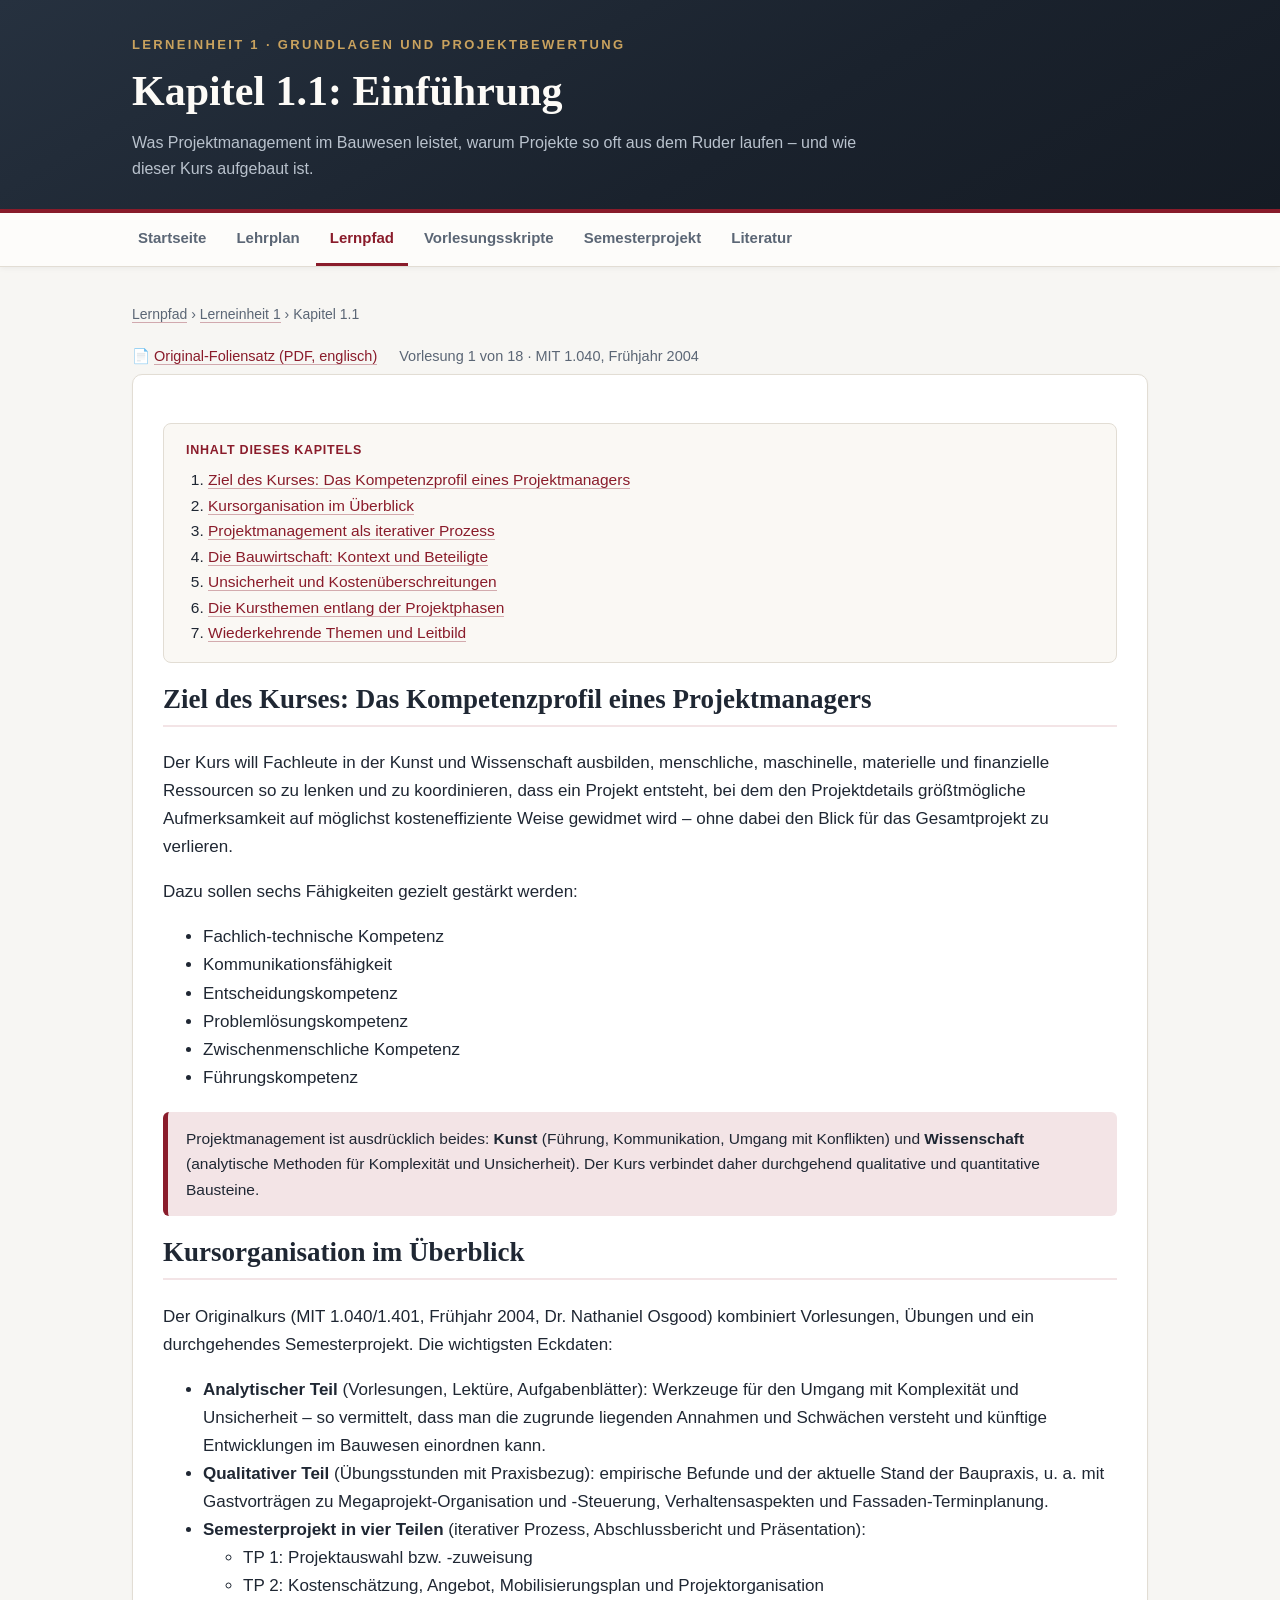
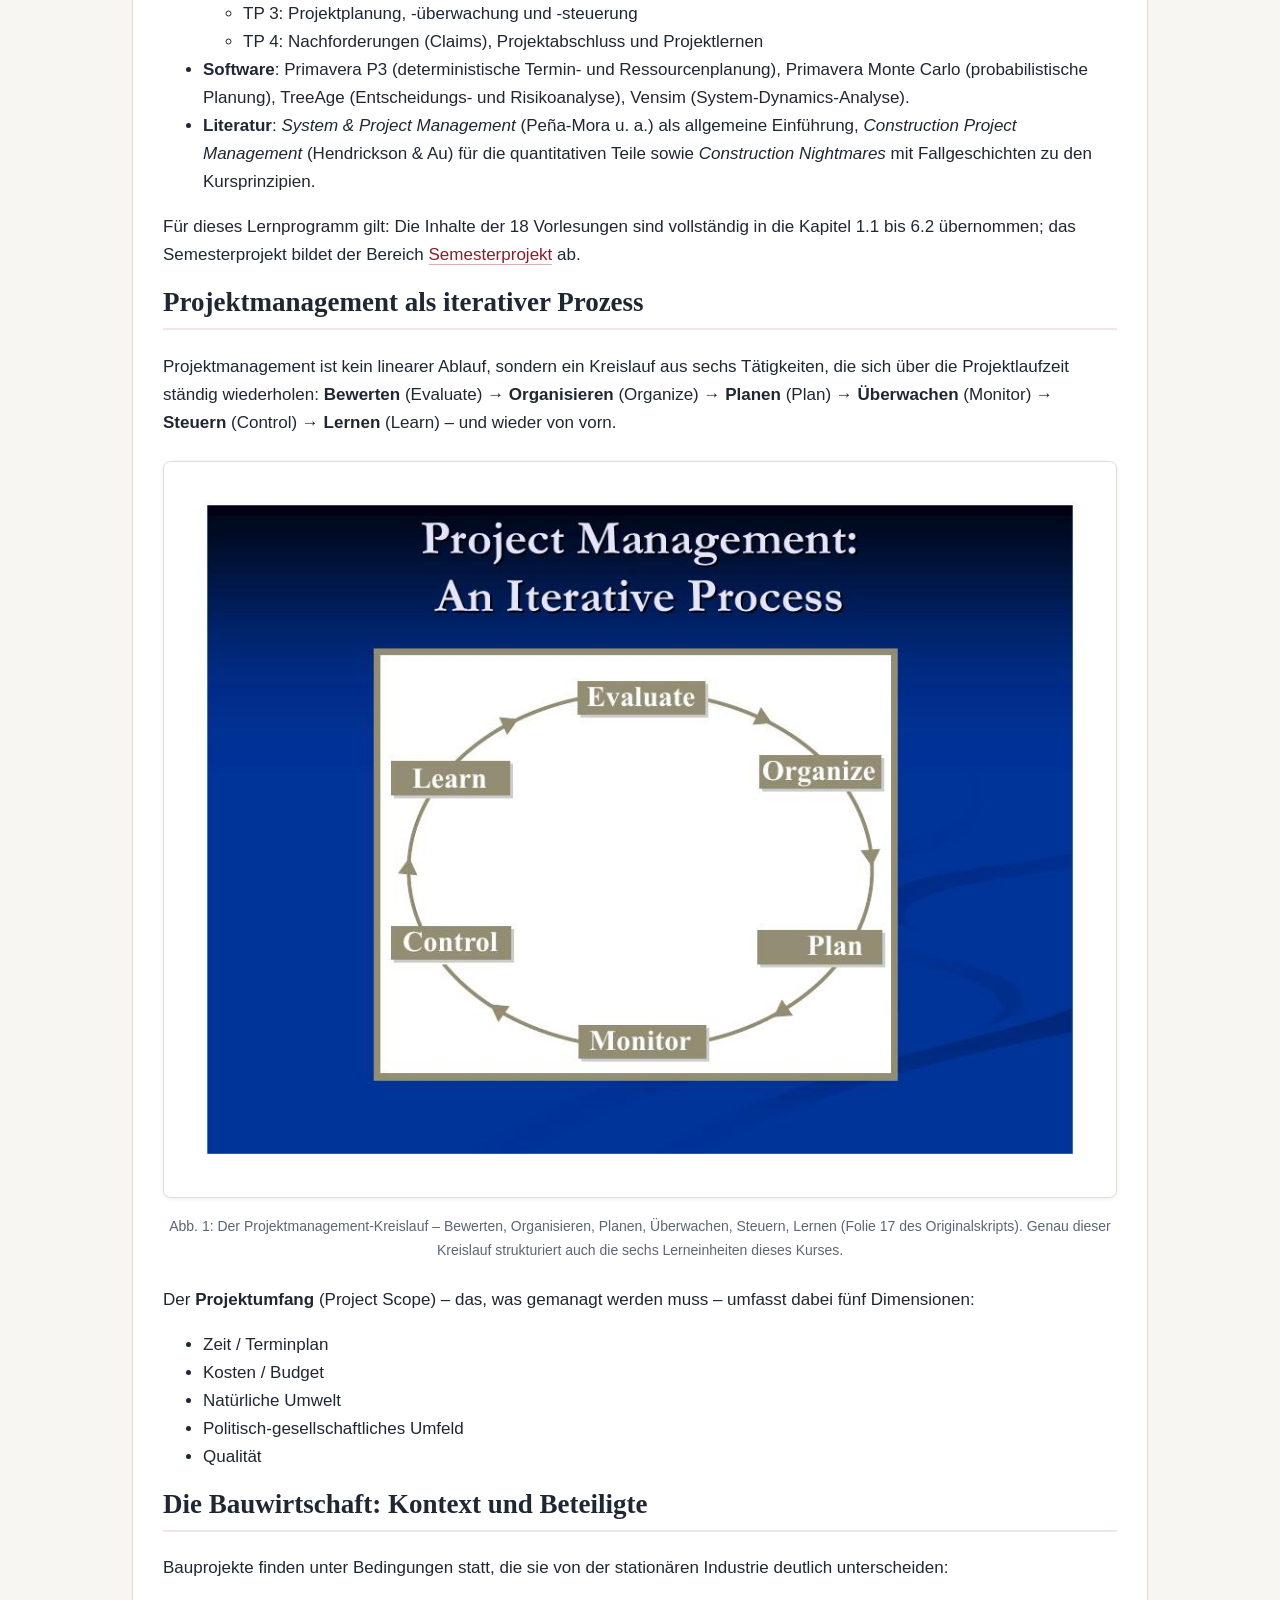
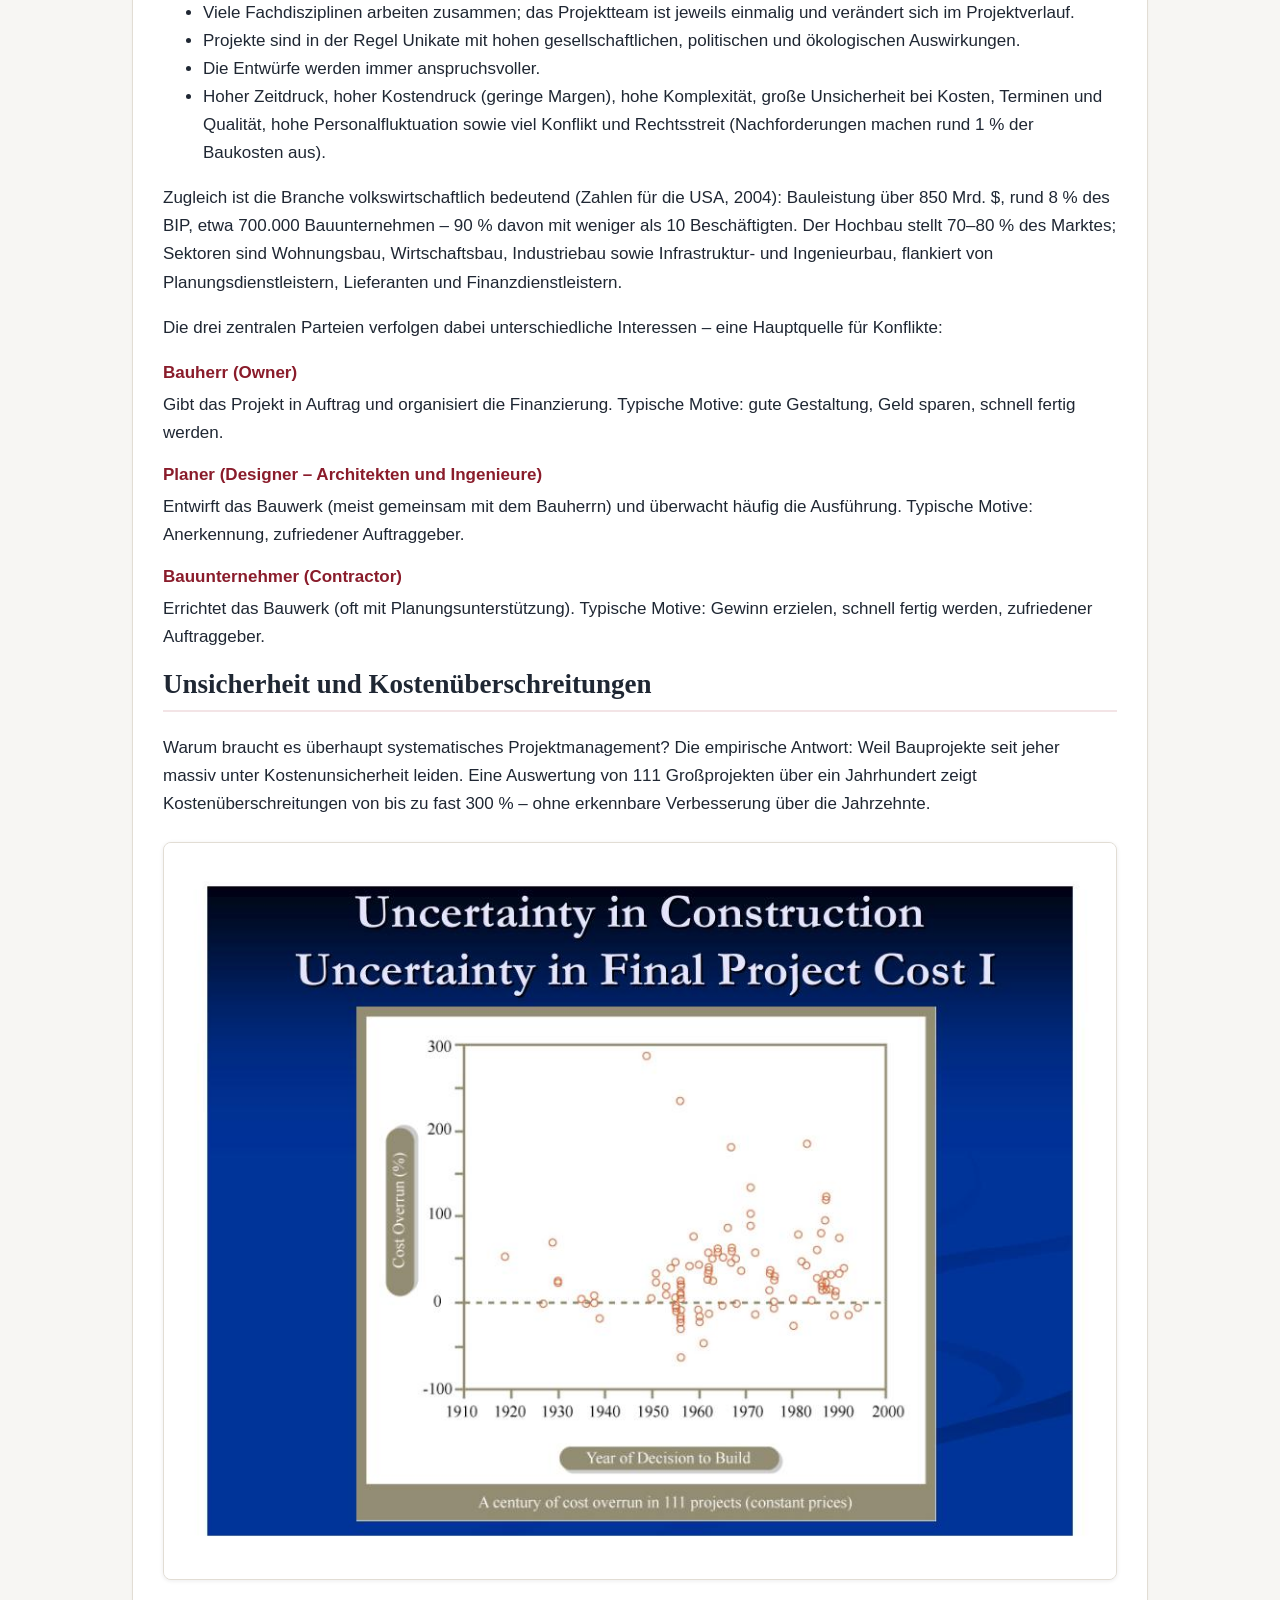
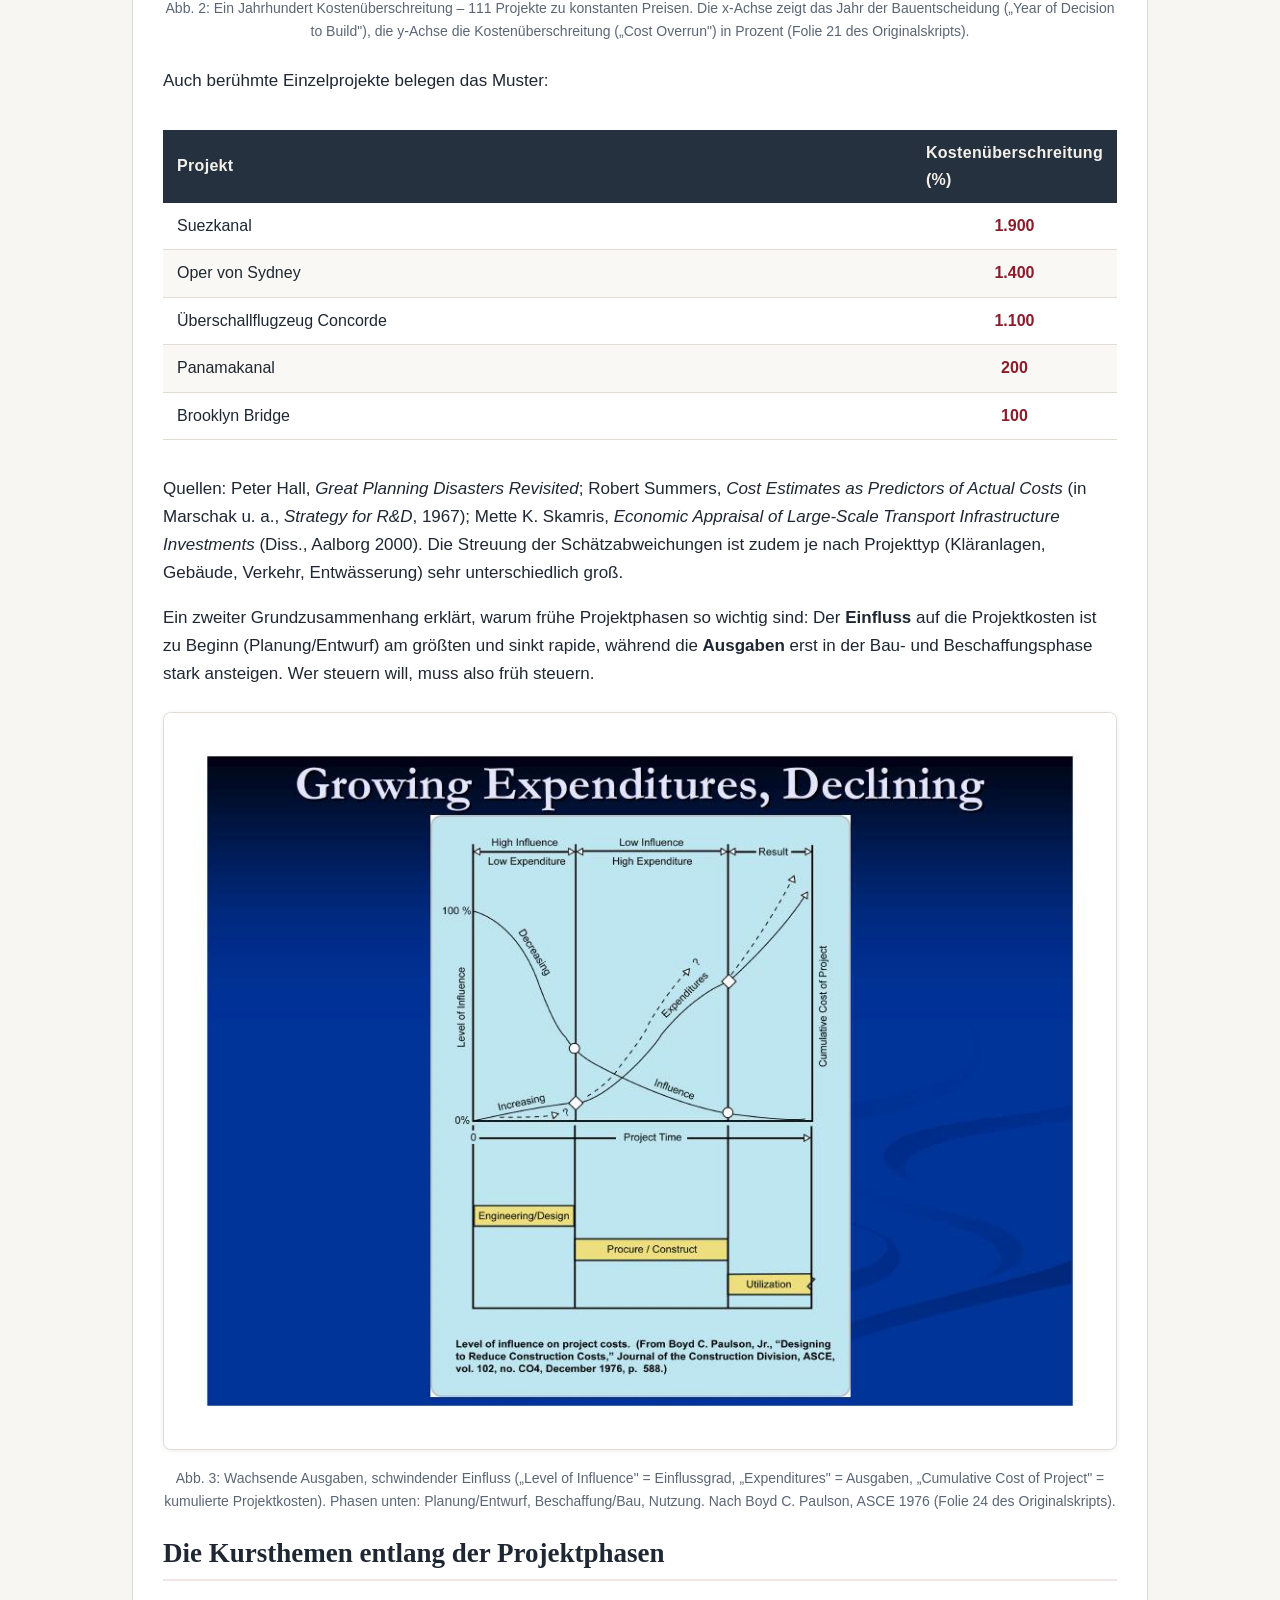
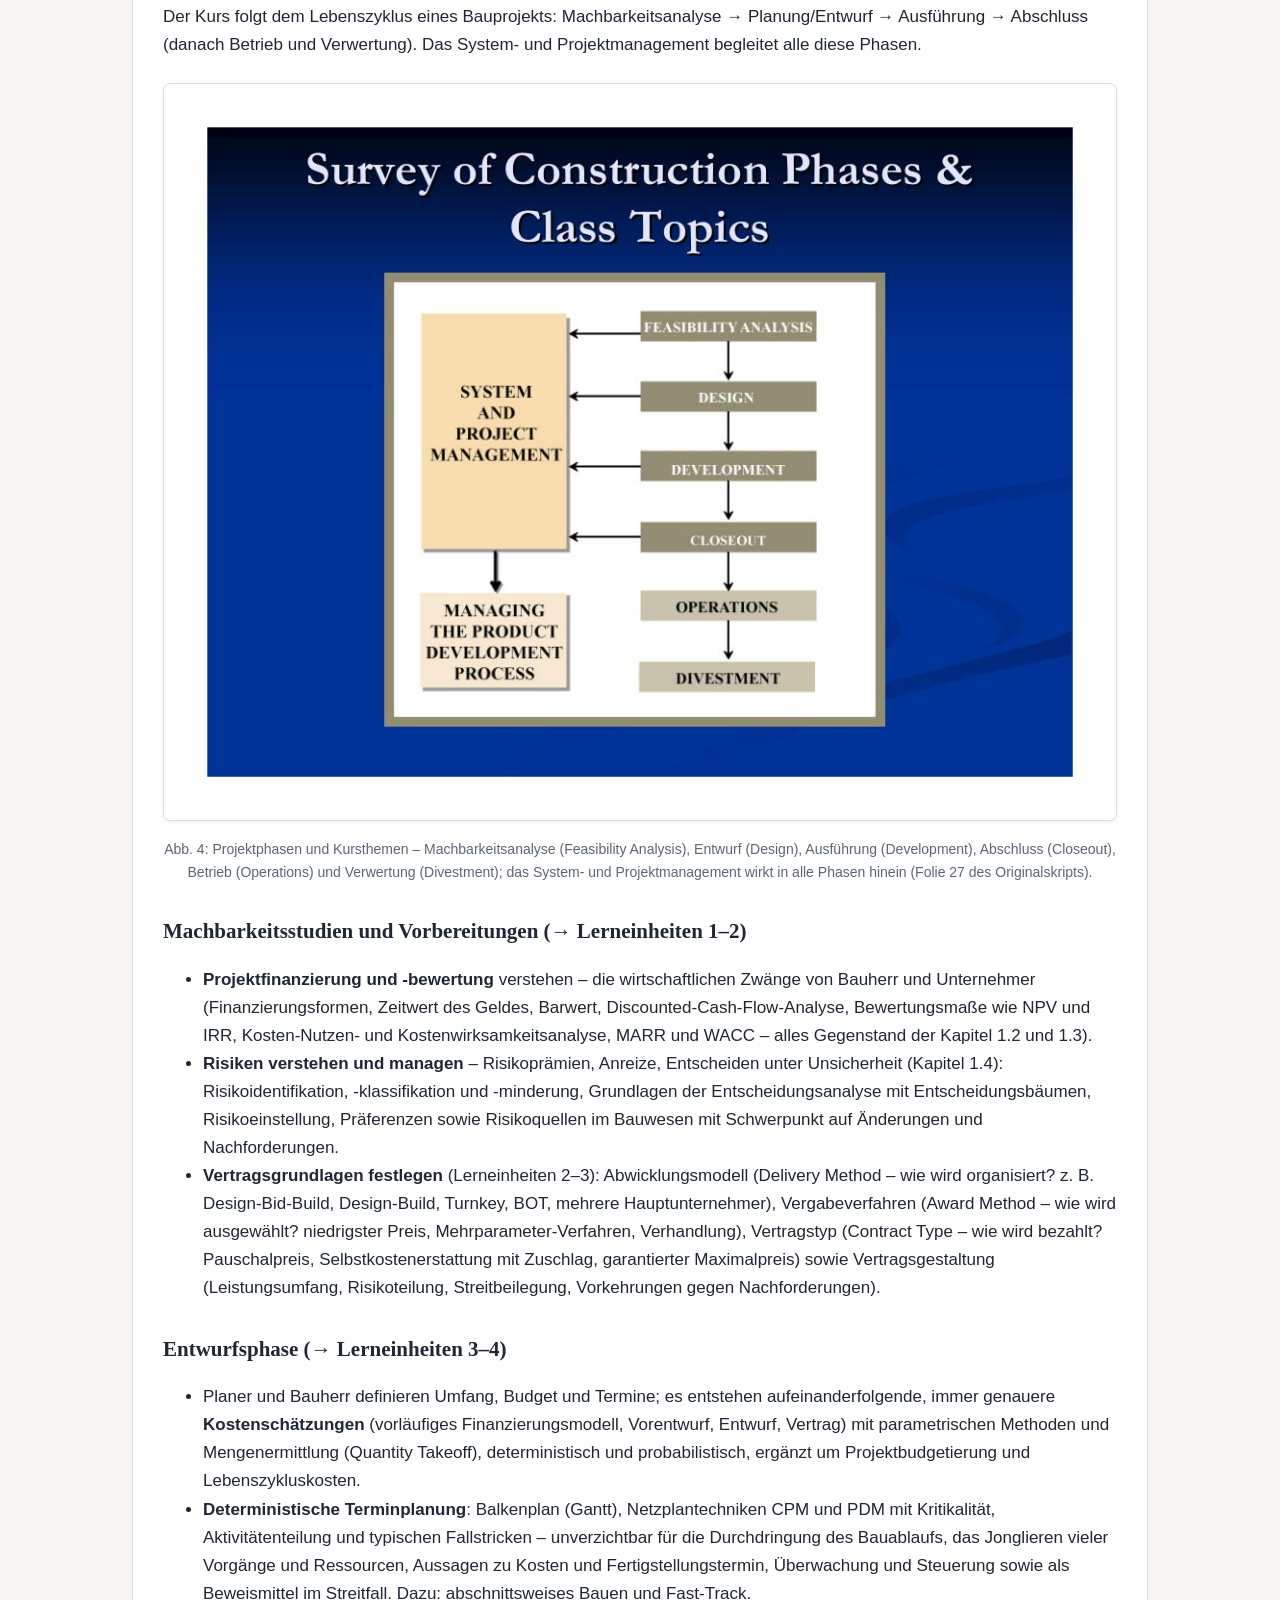
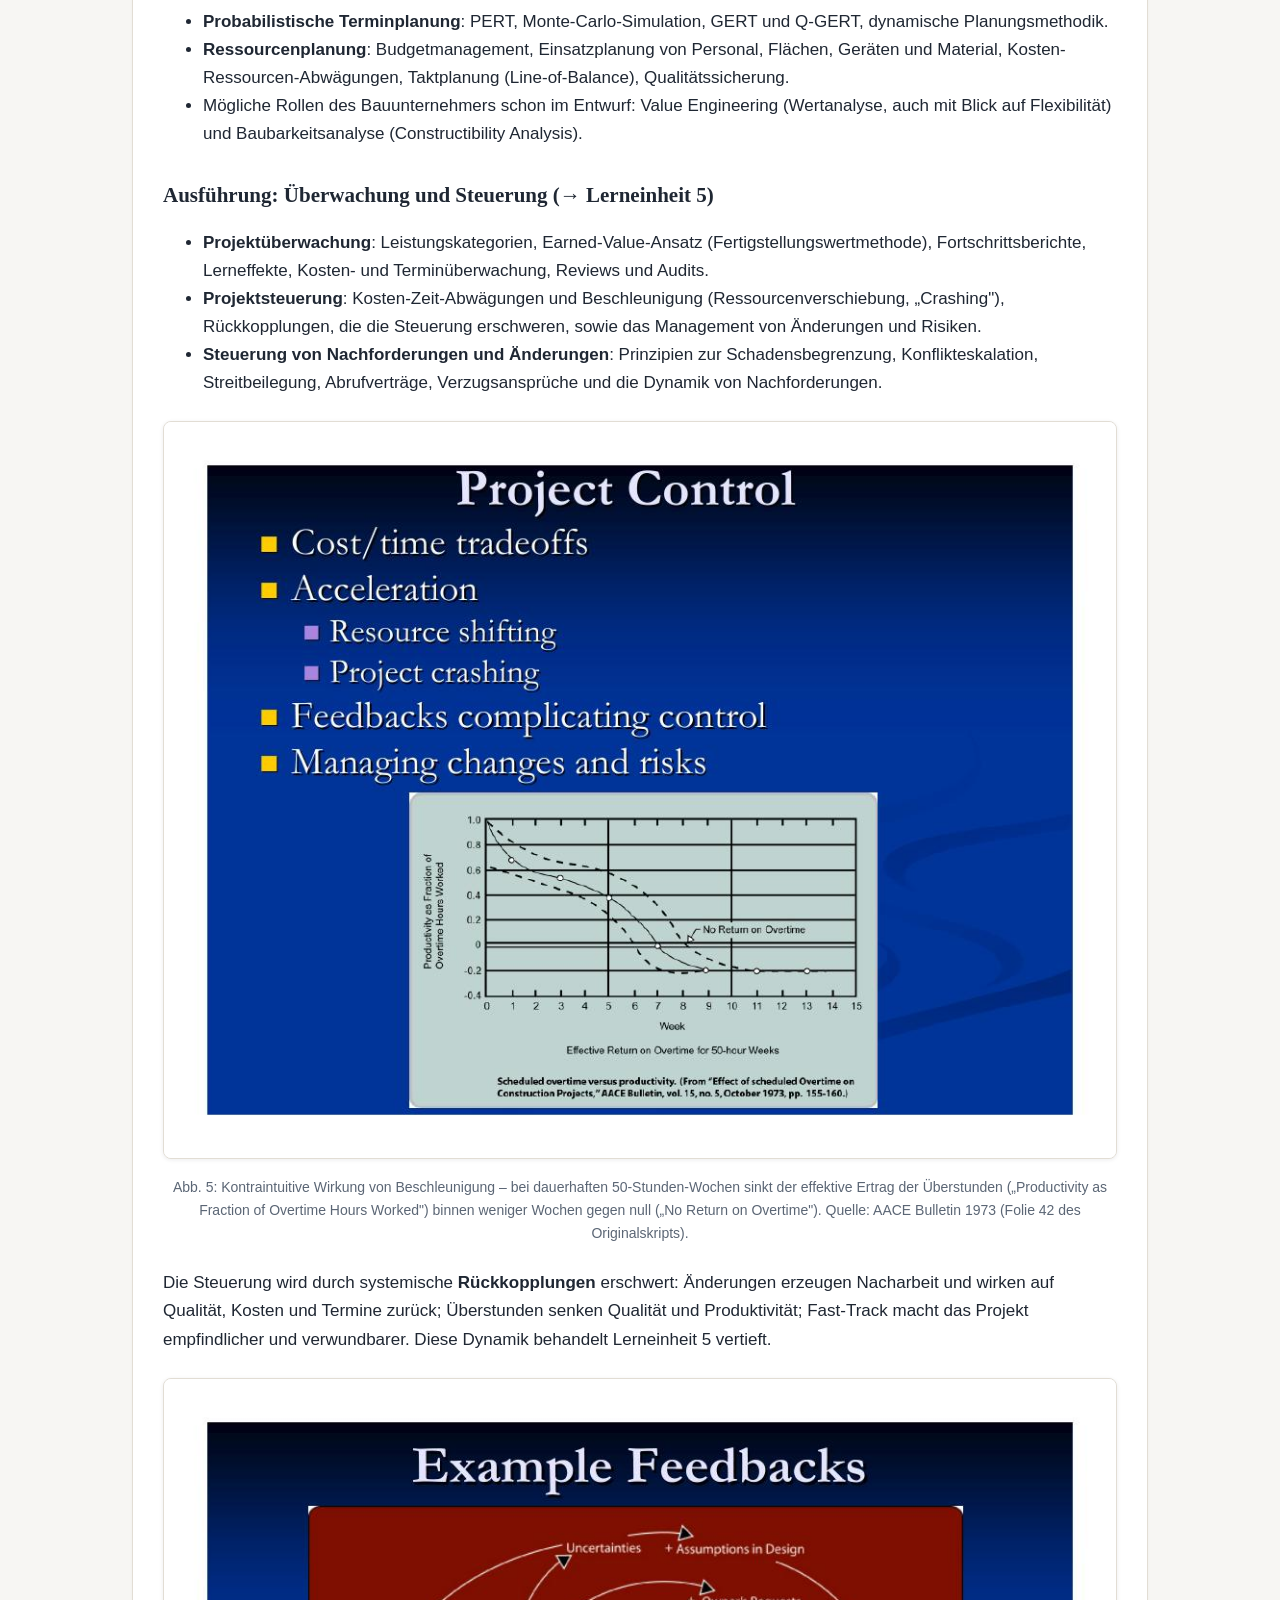
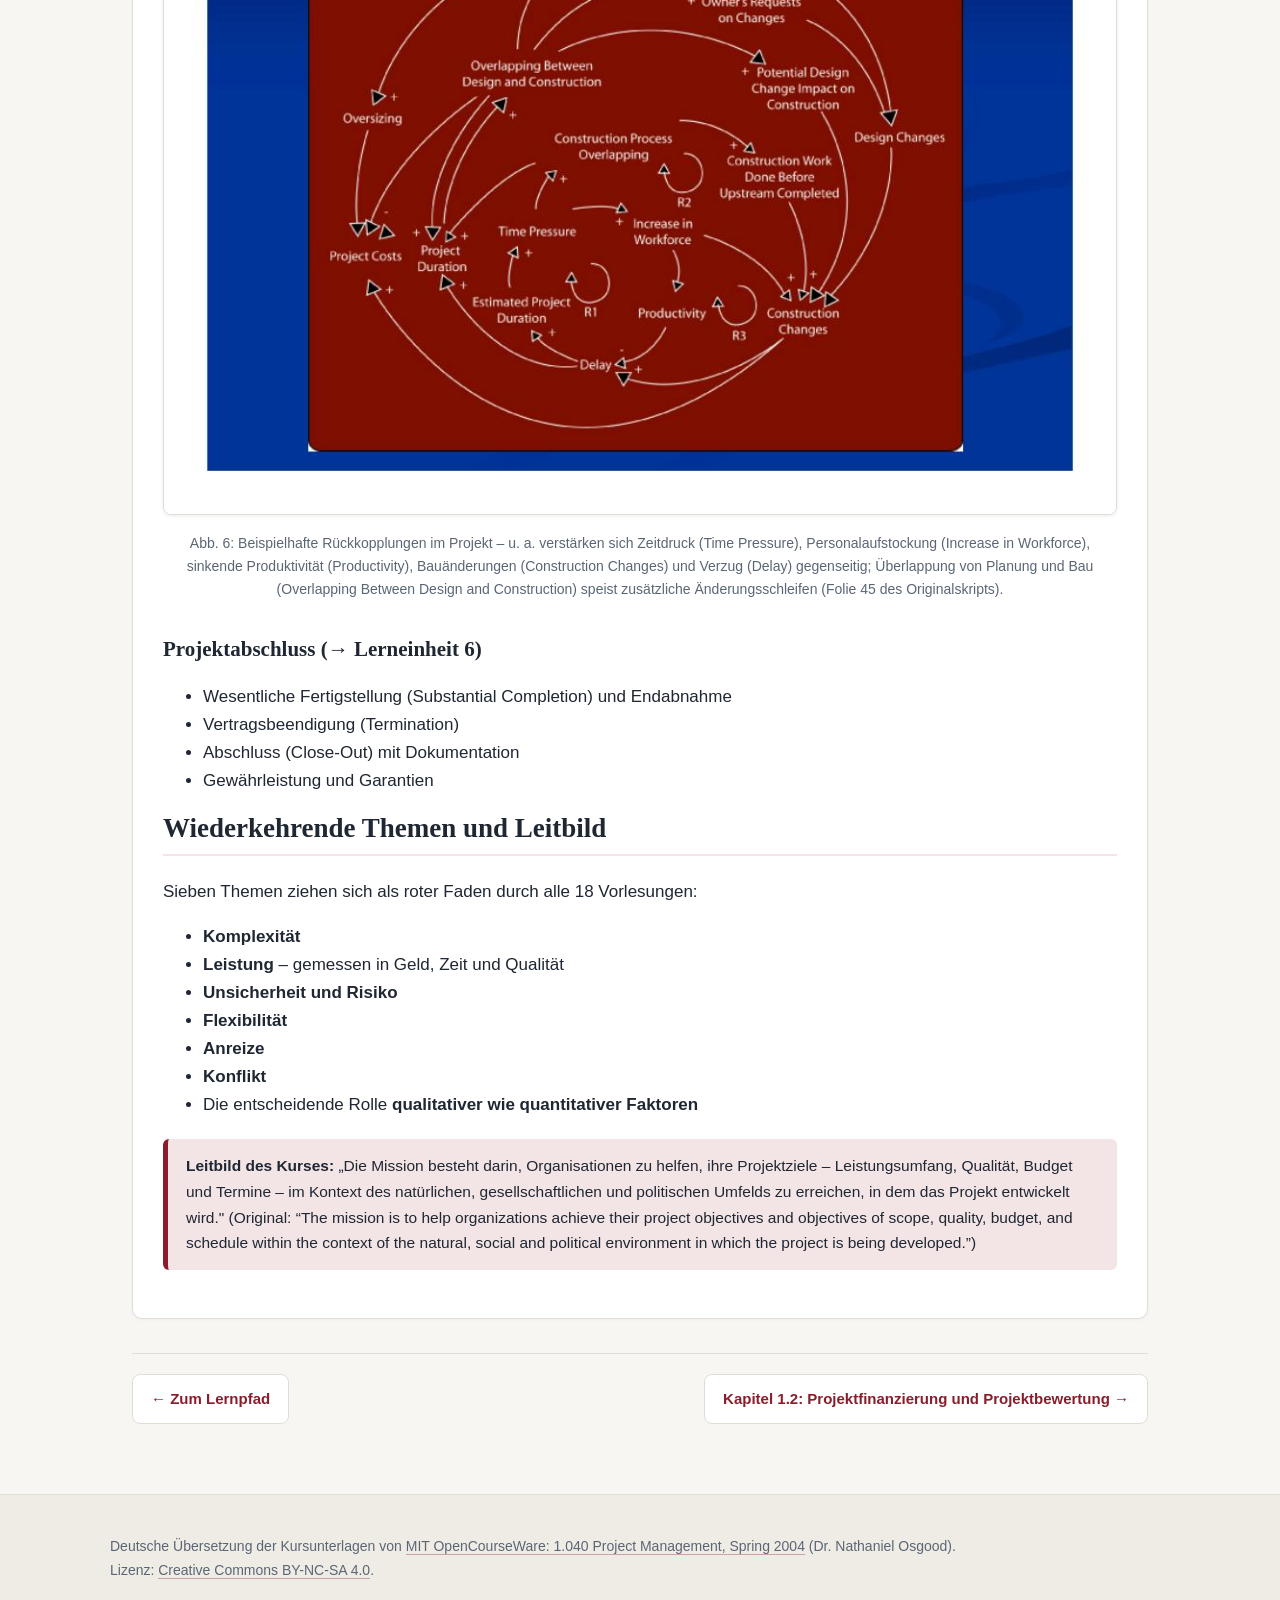
<file: kapitel-1-1.html>
<!DOCTYPE html>
<html lang="de">
<head>
<meta charset="UTF-8">
<meta name="viewport" content="width=device-width, initial-scale=1.0">
<title>Kapitel 1.1: Einführung – Projektmanagement</title>
<meta name="description" content="Kapitel 1.1 des Lernprogramms Projektmanagement: Einführung – vollständig übersetzt und aufbereitet.">
<link rel="stylesheet" href="style.css">
</head>
<body>

<header class="site-header">
  <div class="inner">
    <p class="kicker">Lerneinheit 1 · Grundlagen und Projektbewertung</p>
    <h1>Kapitel 1.1: Einführung</h1>
    <p class="sub">Was Projektmanagement im Bauwesen leistet, warum Projekte so oft aus dem Ruder laufen – und wie dieser Kurs aufgebaut ist.</p>
  </div>
</header>

<nav class="mainnav">
  <div class="inner">
    <a href="index.html">Startseite</a>
    <a href="lehrplan.html">Lehrplan</a>
    <a href="kursplan.html" class="active">Lernpfad</a>
    <a href="vorlesungen.html">Vorlesungsskripte</a>
    <a href="projekt.html">Semesterprojekt</a>
    <a href="literatur.html">Literatur</a>
  </div>
</nav>

<main>
  <p class="breadcrumb"><a href="kursplan.html">Lernpfad</a> › <a href="kursplan.html#le1">Lerneinheit 1</a> › Kapitel 1.1</p>
  <div class="kapitel-meta">
    <span>📄 <a href="pdfs/vorlesung-01-einfuehrung.pdf">Original-Foliensatz (PDF, englisch)</a></span>
    <span>Vorlesung 1 von 18 · MIT 1.040, Frühjahr 2004</span>
  </div>

  <section class="card">
    <div class="toc">
      <span class="label">Inhalt dieses Kapitels</span>
      <ol>
        <li><a href="#abschnitt-1">Ziel des Kurses: Das Kompetenzprofil eines Projektmanagers</a></li>
        <li><a href="#abschnitt-2">Kursorganisation im Überblick</a></li>
        <li><a href="#abschnitt-3">Projektmanagement als iterativer Prozess</a></li>
        <li><a href="#abschnitt-4">Die Bauwirtschaft: Kontext und Beteiligte</a></li>
        <li><a href="#abschnitt-5">Unsicherheit und Kostenüberschreitungen</a></li>
        <li><a href="#abschnitt-6">Die Kursthemen entlang der Projektphasen</a></li>
        <li><a href="#abschnitt-7">Wiederkehrende Themen und Leitbild</a></li>
      </ol>
    </div>

    <h2 id="abschnitt-1">Ziel des Kurses: Das Kompetenzprofil eines Projektmanagers</h2>
    <p>Der Kurs will Fachleute in der Kunst und Wissenschaft ausbilden, menschliche, maschinelle, materielle und finanzielle Ressourcen so zu lenken und zu koordinieren, dass ein Projekt entsteht, bei dem den Projektdetails größtmögliche Aufmerksamkeit auf möglichst kosteneffiziente Weise gewidmet wird – ohne dabei den Blick für das Gesamtprojekt zu verlieren.</p>
    <p>Dazu sollen sechs Fähigkeiten gezielt gestärkt werden:</p>
    <ul>
      <li>Fachlich-technische Kompetenz</li>
      <li>Kommunikationsfähigkeit</li>
      <li>Entscheidungskompetenz</li>
      <li>Problemlösungskompetenz</li>
      <li>Zwischenmenschliche Kompetenz</li>
      <li>Führungskompetenz</li>
    </ul>
    <div class="note">Projektmanagement ist ausdrücklich beides: <strong>Kunst</strong> (Führung, Kommunikation, Umgang mit Konflikten) und <strong>Wissenschaft</strong> (analytische Methoden für Komplexität und Unsicherheit). Der Kurs verbindet daher durchgehend qualitative und quantitative Bausteine.</div>

    <h2 id="abschnitt-2">Kursorganisation im Überblick</h2>
    <p>Der Originalkurs (MIT 1.040/1.401, Frühjahr 2004, Dr. Nathaniel Osgood) kombiniert Vorlesungen, Übungen und ein durchgehendes Semesterprojekt. Die wichtigsten Eckdaten:</p>
    <ul>
      <li><strong>Analytischer Teil</strong> (Vorlesungen, Lektüre, Aufgabenblätter): Werkzeuge für den Umgang mit Komplexität und Unsicherheit – so vermittelt, dass man die zugrunde liegenden Annahmen und Schwächen versteht und künftige Entwicklungen im Bauwesen einordnen kann.</li>
      <li><strong>Qualitativer Teil</strong> (Übungsstunden mit Praxisbezug): empirische Befunde und der aktuelle Stand der Baupraxis, u.&nbsp;a. mit Gastvorträgen zu Megaprojekt-Organisation und -Steuerung, Verhaltensaspekten und Fassaden-Terminplanung.</li>
      <li><strong>Semesterprojekt in vier Teilen</strong> (iterativer Prozess, Abschlussbericht und Präsentation):
        <ul>
          <li>TP&nbsp;1: Projektauswahl bzw. -zuweisung</li>
          <li>TP&nbsp;2: Kostenschätzung, Angebot, Mobilisierungsplan und Projektorganisation</li>
          <li>TP&nbsp;3: Projektplanung, -überwachung und -steuerung</li>
          <li>TP&nbsp;4: Nachforderungen (Claims), Projektabschluss und Projektlernen</li>
        </ul>
      </li>
      <li><strong>Software</strong>: Primavera P3 (deterministische Termin- und Ressourcenplanung), Primavera Monte Carlo (probabilistische Planung), TreeAge (Entscheidungs- und Risikoanalyse), Vensim (System-Dynamics-Analyse).</li>
      <li><strong>Literatur</strong>: <em>System &amp; Project Management</em> (Peña-Mora u.&nbsp;a.) als allgemeine Einführung, <em>Construction Project Management</em> (Hendrickson &amp; Au) für die quantitativen Teile sowie <em>Construction Nightmares</em> mit Fallgeschichten zu den Kursprinzipien.</li>
    </ul>
    <p>Für dieses Lernprogramm gilt: Die Inhalte der 18 Vorlesungen sind vollständig in die Kapitel 1.1 bis 6.2 übernommen; das Semesterprojekt bildet der Bereich <a href="projekt.html">Semesterprojekt</a> ab.</p>

    <h2 id="abschnitt-3">Projektmanagement als iterativer Prozess</h2>
    <p>Projektmanagement ist kein linearer Ablauf, sondern ein Kreislauf aus sechs Tätigkeiten, die sich über die Projektlaufzeit ständig wiederholen: <strong>Bewerten</strong> (Evaluate) → <strong>Organisieren</strong> (Organize) → <strong>Planen</strong> (Plan) → <strong>Überwachen</strong> (Monitor) → <strong>Steuern</strong> (Control) → <strong>Lernen</strong> (Learn) – und wieder von vorn.</p>
    <figure class="slide-fig">
      <img src="bilder/kapitel/k11-abb1.jpg" alt="Kreislaufdiagramm des Projektmanagements mit den sechs Stationen Evaluate, Organize, Plan, Monitor, Control und Learn" loading="lazy">
      <figcaption>Abb. 1: Der Projektmanagement-Kreislauf – Bewerten, Organisieren, Planen, Überwachen, Steuern, Lernen (Folie 17 des Originalskripts). Genau dieser Kreislauf strukturiert auch die sechs Lerneinheiten dieses Kurses.</figcaption>
    </figure>
    <p>Der <strong>Projektumfang</strong> (Project Scope) – das, was gemanagt werden muss – umfasst dabei fünf Dimensionen:</p>
    <ul>
      <li>Zeit / Terminplan</li>
      <li>Kosten / Budget</li>
      <li>Natürliche Umwelt</li>
      <li>Politisch-gesellschaftliches Umfeld</li>
      <li>Qualität</li>
    </ul>

    <h2 id="abschnitt-4">Die Bauwirtschaft: Kontext und Beteiligte</h2>
    <p>Bauprojekte finden unter Bedingungen statt, die sie von der stationären Industrie deutlich unterscheiden:</p>
    <ul>
      <li>Viele Fachdisziplinen arbeiten zusammen; das Projektteam ist jeweils einmalig und verändert sich im Projektverlauf.</li>
      <li>Projekte sind in der Regel Unikate mit hohen gesellschaftlichen, politischen und ökologischen Auswirkungen.</li>
      <li>Die Entwürfe werden immer anspruchsvoller.</li>
      <li>Hoher Zeitdruck, hoher Kostendruck (geringe Margen), hohe Komplexität, große Unsicherheit bei Kosten, Terminen und Qualität, hohe Personalfluktuation sowie viel Konflikt und Rechtsstreit (Nachforderungen machen rund 1&nbsp;% der Baukosten aus).</li>
    </ul>
    <p>Zugleich ist die Branche volkswirtschaftlich bedeutend (Zahlen für die USA, 2004): Bauleistung über 850&nbsp;Mrd.&nbsp;$, rund 8&nbsp;% des BIP, etwa 700.000 Bauunternehmen – 90&nbsp;% davon mit weniger als 10 Beschäftigten. Der Hochbau stellt 70–80&nbsp;% des Marktes; Sektoren sind Wohnungsbau, Wirtschaftsbau, Industriebau sowie Infrastruktur- und Ingenieurbau, flankiert von Planungsdienstleistern, Lieferanten und Finanzdienstleistern.</p>
    <p>Die drei zentralen Parteien verfolgen dabei unterschiedliche Interessen – eine Hauptquelle für Konflikte:</p>
    <dl class="begriffe">
      <dt>Bauherr (Owner)</dt>
      <dd>Gibt das Projekt in Auftrag und organisiert die Finanzierung. Typische Motive: gute Gestaltung, Geld sparen, schnell fertig werden.</dd>
      <dt>Planer (Designer – Architekten und Ingenieure)</dt>
      <dd>Entwirft das Bauwerk (meist gemeinsam mit dem Bauherrn) und überwacht häufig die Ausführung. Typische Motive: Anerkennung, zufriedener Auftraggeber.</dd>
      <dt>Bauunternehmer (Contractor)</dt>
      <dd>Errichtet das Bauwerk (oft mit Planungsunterstützung). Typische Motive: Gewinn erzielen, schnell fertig werden, zufriedener Auftraggeber.</dd>
    </dl>

    <h2 id="abschnitt-5">Unsicherheit und Kostenüberschreitungen</h2>
    <p>Warum braucht es überhaupt systematisches Projektmanagement? Die empirische Antwort: Weil Bauprojekte seit jeher massiv unter Kostenunsicherheit leiden. Eine Auswertung von 111 Großprojekten über ein Jahrhundert zeigt Kostenüberschreitungen von bis zu fast 300&nbsp;% – ohne erkennbare Verbesserung über die Jahrzehnte.</p>
    <figure class="slide-fig">
      <img src="bilder/kapitel/k11-abb2.jpg" alt="Streudiagramm: Kostenüberschreitung in Prozent über dem Jahr der Bauentscheidung, 1910 bis 2000, für 111 Projekte" loading="lazy">
      <figcaption>Abb. 2: Ein Jahrhundert Kostenüberschreitung – 111 Projekte zu konstanten Preisen. Die x-Achse zeigt das Jahr der Bauentscheidung („Year of Decision to Build"), die y-Achse die Kostenüberschreitung („Cost Overrun") in Prozent (Folie 21 des Originalskripts).</figcaption>
    </figure>
    <p>Auch berühmte Einzelprojekte belegen das Muster:</p>
    <div class="table-wrap">
      <table>
        <thead>
          <tr><th>Projekt</th><th>Kostenüberschreitung (%)</th></tr>
        </thead>
        <tbody>
          <tr><td>Suezkanal</td><td class="num">1.900</td></tr>
          <tr><td>Oper von Sydney</td><td class="num">1.400</td></tr>
          <tr><td>Überschallflugzeug Concorde</td><td class="num">1.100</td></tr>
          <tr><td>Panamakanal</td><td class="num">200</td></tr>
          <tr><td>Brooklyn Bridge</td><td class="num">100</td></tr>
        </tbody>
      </table>
    </div>
    <p>Quellen: Peter Hall, <em>Great Planning Disasters Revisited</em>; Robert Summers, <em>Cost Estimates as Predictors of Actual Costs</em> (in Marschak u.&nbsp;a., <em>Strategy for R&amp;D</em>, 1967); Mette K. Skamris, <em>Economic Appraisal of Large-Scale Transport Infrastructure Investments</em> (Diss., Aalborg 2000). Die Streuung der Schätzabweichungen ist zudem je nach Projekttyp (Kläranlagen, Gebäude, Verkehr, Entwässerung) sehr unterschiedlich groß.</p>
    <p>Ein zweiter Grundzusammenhang erklärt, warum frühe Projektphasen so wichtig sind: Der <strong>Einfluss</strong> auf die Projektkosten ist zu Beginn (Planung/Entwurf) am größten und sinkt rapide, während die <strong>Ausgaben</strong> erst in der Bau- und Beschaffungsphase stark ansteigen. Wer steuern will, muss also früh steuern.</p>
    <figure class="slide-fig">
      <img src="bilder/kapitel/k11-abb3.jpg" alt="Diagramm: fallende Einflusskurve und steigende Ausgabenkurve über der Projektzeit, mit den Phasen Engineering/Design, Procure/Construct und Utilization" loading="lazy">
      <figcaption>Abb. 3: Wachsende Ausgaben, schwindender Einfluss („Level of Influence" = Einflussgrad, „Expenditures" = Ausgaben, „Cumulative Cost of Project" = kumulierte Projektkosten). Phasen unten: Planung/Entwurf, Beschaffung/Bau, Nutzung. Nach Boyd C. Paulson, ASCE 1976 (Folie 24 des Originalskripts).</figcaption>
    </figure>

    <h2 id="abschnitt-6">Die Kursthemen entlang der Projektphasen</h2>
    <p>Der Kurs folgt dem Lebenszyklus eines Bauprojekts: Machbarkeitsanalyse → Planung/Entwurf → Ausführung → Abschluss (danach Betrieb und Verwertung). Das System- und Projektmanagement begleitet alle diese Phasen.</p>
    <figure class="slide-fig">
      <img src="bilder/kapitel/k11-abb4.jpg" alt="Blockdiagramm: Die Phasen Feasibility Analysis, Design, Development, Closeout, Operations und Divestment, verbunden mit dem Block System and Project Management" loading="lazy">
      <figcaption>Abb. 4: Projektphasen und Kursthemen – Machbarkeitsanalyse (Feasibility Analysis), Entwurf (Design), Ausführung (Development), Abschluss (Closeout), Betrieb (Operations) und Verwertung (Divestment); das System- und Projektmanagement wirkt in alle Phasen hinein (Folie 27 des Originalskripts).</figcaption>
    </figure>

    <h3>Machbarkeitsstudien und Vorbereitungen (→ Lerneinheiten 1–2)</h3>
    <ul>
      <li><strong>Projektfinanzierung und -bewertung</strong> verstehen – die wirtschaftlichen Zwänge von Bauherr und Unternehmer (Finanzierungsformen, Zeitwert des Geldes, Barwert, Discounted-Cash-Flow-Analyse, Bewertungsmaße wie NPV und IRR, Kosten-Nutzen- und Kostenwirksamkeitsanalyse, MARR und WACC – alles Gegenstand der Kapitel 1.2 und 1.3).</li>
      <li><strong>Risiken verstehen und managen</strong> – Risikoprämien, Anreize, Entscheiden unter Unsicherheit (Kapitel 1.4): Risikoidentifikation, -klassifikation und -minderung, Grundlagen der Entscheidungsanalyse mit Entscheidungsbäumen, Risikoeinstellung, Präferenzen sowie Risikoquellen im Bauwesen mit Schwerpunkt auf Änderungen und Nachforderungen.</li>
      <li><strong>Vertragsgrundlagen festlegen</strong> (Lerneinheiten 2–3): Abwicklungsmodell (Delivery Method – wie wird organisiert? z.&nbsp;B. Design-Bid-Build, Design-Build, Turnkey, BOT, mehrere Hauptunternehmer), Vergabeverfahren (Award Method – wie wird ausgewählt? niedrigster Preis, Mehrparameter-Verfahren, Verhandlung), Vertragstyp (Contract Type – wie wird bezahlt? Pauschalpreis, Selbstkostenerstattung mit Zuschlag, garantierter Maximalpreis) sowie Vertragsgestaltung (Leistungsumfang, Risikoteilung, Streitbeilegung, Vorkehrungen gegen Nachforderungen).</li>
    </ul>

    <h3>Entwurfsphase (→ Lerneinheiten 3–4)</h3>
    <ul>
      <li>Planer und Bauherr definieren Umfang, Budget und Termine; es entstehen aufeinanderfolgende, immer genauere <strong>Kostenschätzungen</strong> (vorläufiges Finanzierungsmodell, Vorentwurf, Entwurf, Vertrag) mit parametrischen Methoden und Mengenermittlung (Quantity Takeoff), deterministisch und probabilistisch, ergänzt um Projektbudgetierung und Lebenszykluskosten.</li>
      <li><strong>Deterministische Terminplanung</strong>: Balkenplan (Gantt), Netzplantechniken CPM und PDM mit Kritikalität, Aktivitätenteilung und typischen Fallstricken – unverzichtbar für die Durchdringung des Bauablaufs, das Jonglieren vieler Vorgänge und Ressourcen, Aussagen zu Kosten und Fertigstellungstermin, Überwachung und Steuerung sowie als Beweismittel im Streitfall. Dazu: abschnittsweises Bauen und Fast-Track.</li>
      <li><strong>Probabilistische Terminplanung</strong>: PERT, Monte-Carlo-Simulation, GERT und Q-GERT, dynamische Planungsmethodik.</li>
      <li><strong>Ressourcenplanung</strong>: Budgetmanagement, Einsatzplanung von Personal, Flächen, Geräten und Material, Kosten-Ressourcen-Abwägungen, Taktplanung (Line-of-Balance), Qualitätssicherung.</li>
      <li>Mögliche Rollen des Bauunternehmers schon im Entwurf: Value Engineering (Wertanalyse, auch mit Blick auf Flexibilität) und Baubarkeitsanalyse (Constructibility Analysis).</li>
    </ul>

    <h3>Ausführung: Überwachung und Steuerung (→ Lerneinheit 5)</h3>
    <ul>
      <li><strong>Projektüberwachung</strong>: Leistungskategorien, Earned-Value-Ansatz (Fertigstellungswertmethode), Fortschrittsberichte, Lerneffekte, Kosten- und Terminüberwachung, Reviews und Audits.</li>
      <li><strong>Projektsteuerung</strong>: Kosten-Zeit-Abwägungen und Beschleunigung (Ressourcenverschiebung, „Crashing"), Rückkopplungen, die die Steuerung erschweren, sowie das Management von Änderungen und Risiken.</li>
      <li><strong>Steuerung von Nachforderungen und Änderungen</strong>: Prinzipien zur Schadensbegrenzung, Konflikteskalation, Streitbeilegung, Abrufverträge, Verzugsansprüche und die Dynamik von Nachforderungen.</li>
    </ul>
    <figure class="slide-fig">
      <img src="bilder/kapitel/k11-abb5.jpg" alt="Folie Project Control mit Diagramm: Produktivität als Anteil der geleisteten Überstunden fällt über die Wochen bis auf null Nutzen" loading="lazy">
      <figcaption>Abb. 5: Kontraintuitive Wirkung von Beschleunigung – bei dauerhaften 50-Stunden-Wochen sinkt der effektive Ertrag der Überstunden („Productivity as Fraction of Overtime Hours Worked") binnen weniger Wochen gegen null („No Return on Overtime"). Quelle: AACE Bulletin 1973 (Folie 42 des Originalskripts).</figcaption>
    </figure>
    <p>Die Steuerung wird durch systemische <strong>Rückkopplungen</strong> erschwert: Änderungen erzeugen Nacharbeit und wirken auf Qualität, Kosten und Termine zurück; Überstunden senken Qualität und Produktivität; Fast-Track macht das Projekt empfindlicher und verwundbarer. Diese Dynamik behandelt Lerneinheit 5 vertieft.</p>
    <figure class="slide-fig">
      <img src="bilder/kapitel/k11-abb6.jpg" alt="System-Dynamics-Diagramm mit Rückkopplungsschleifen zwischen Projektkosten, Projektdauer, Zeitdruck, Produktivität, Änderungen und Entwurfsänderungen" loading="lazy">
      <figcaption>Abb. 6: Beispielhafte Rückkopplungen im Projekt – u.&nbsp;a. verstärken sich Zeitdruck (Time Pressure), Personalaufstockung (Increase in Workforce), sinkende Produktivität (Productivity), Bauänderungen (Construction Changes) und Verzug (Delay) gegenseitig; Überlappung von Planung und Bau (Overlapping Between Design and Construction) speist zusätzliche Änderungsschleifen (Folie 45 des Originalskripts).</figcaption>
    </figure>

    <h3>Projektabschluss (→ Lerneinheit 6)</h3>
    <ul>
      <li>Wesentliche Fertigstellung (Substantial Completion) und Endabnahme</li>
      <li>Vertragsbeendigung (Termination)</li>
      <li>Abschluss (Close-Out) mit Dokumentation</li>
      <li>Gewährleistung und Garantien</li>
    </ul>

    <h2 id="abschnitt-7">Wiederkehrende Themen und Leitbild</h2>
    <p>Sieben Themen ziehen sich als roter Faden durch alle 18 Vorlesungen:</p>
    <ul>
      <li><strong>Komplexität</strong></li>
      <li><strong>Leistung</strong> – gemessen in Geld, Zeit und Qualität</li>
      <li><strong>Unsicherheit und Risiko</strong></li>
      <li><strong>Flexibilität</strong></li>
      <li><strong>Anreize</strong></li>
      <li><strong>Konflikt</strong></li>
      <li>Die entscheidende Rolle <strong>qualitativer wie quantitativer Faktoren</strong></li>
    </ul>
    <div class="note"><strong>Leitbild des Kurses:</strong> „Die Mission besteht darin, Organisationen zu helfen, ihre Projektziele – Leistungsumfang, Qualität, Budget und Termine – im Kontext des natürlichen, gesellschaftlichen und politischen Umfelds zu erreichen, in dem das Projekt entwickelt wird." (Original: “The mission is to help organizations achieve their project objectives and objectives of scope, quality, budget, and schedule within the context of the natural, social and political environment in which the project is being developed.”)</div>
  </section>

  <nav class="prevnext">
    <a href="kursplan.html">← Zum Lernpfad</a>
    <span class="spacer"></span>
    <a href="kapitel-1-2.html">Kapitel 1.2: Projektfinanzierung und Projektbewertung →</a>
  </nav>
</main>

<footer>
  <div class="inner">
    <p>Deutsche Übersetzung der Kursunterlagen von <a href="https://ocw.mit.edu/courses/1-040-project-management-spring-2004/" target="_blank" rel="noopener">MIT OpenCourseWare: 1.040 Project Management, Spring 2004</a> (Dr.&nbsp;Nathaniel Osgood).<br>
    Lizenz: <a href="https://creativecommons.org/licenses/by-nc-sa/4.0/" target="_blank" rel="noopener">Creative Commons BY-NC-SA 4.0</a>.</p>
  </div>
</footer>

</body>
</html>
</file>
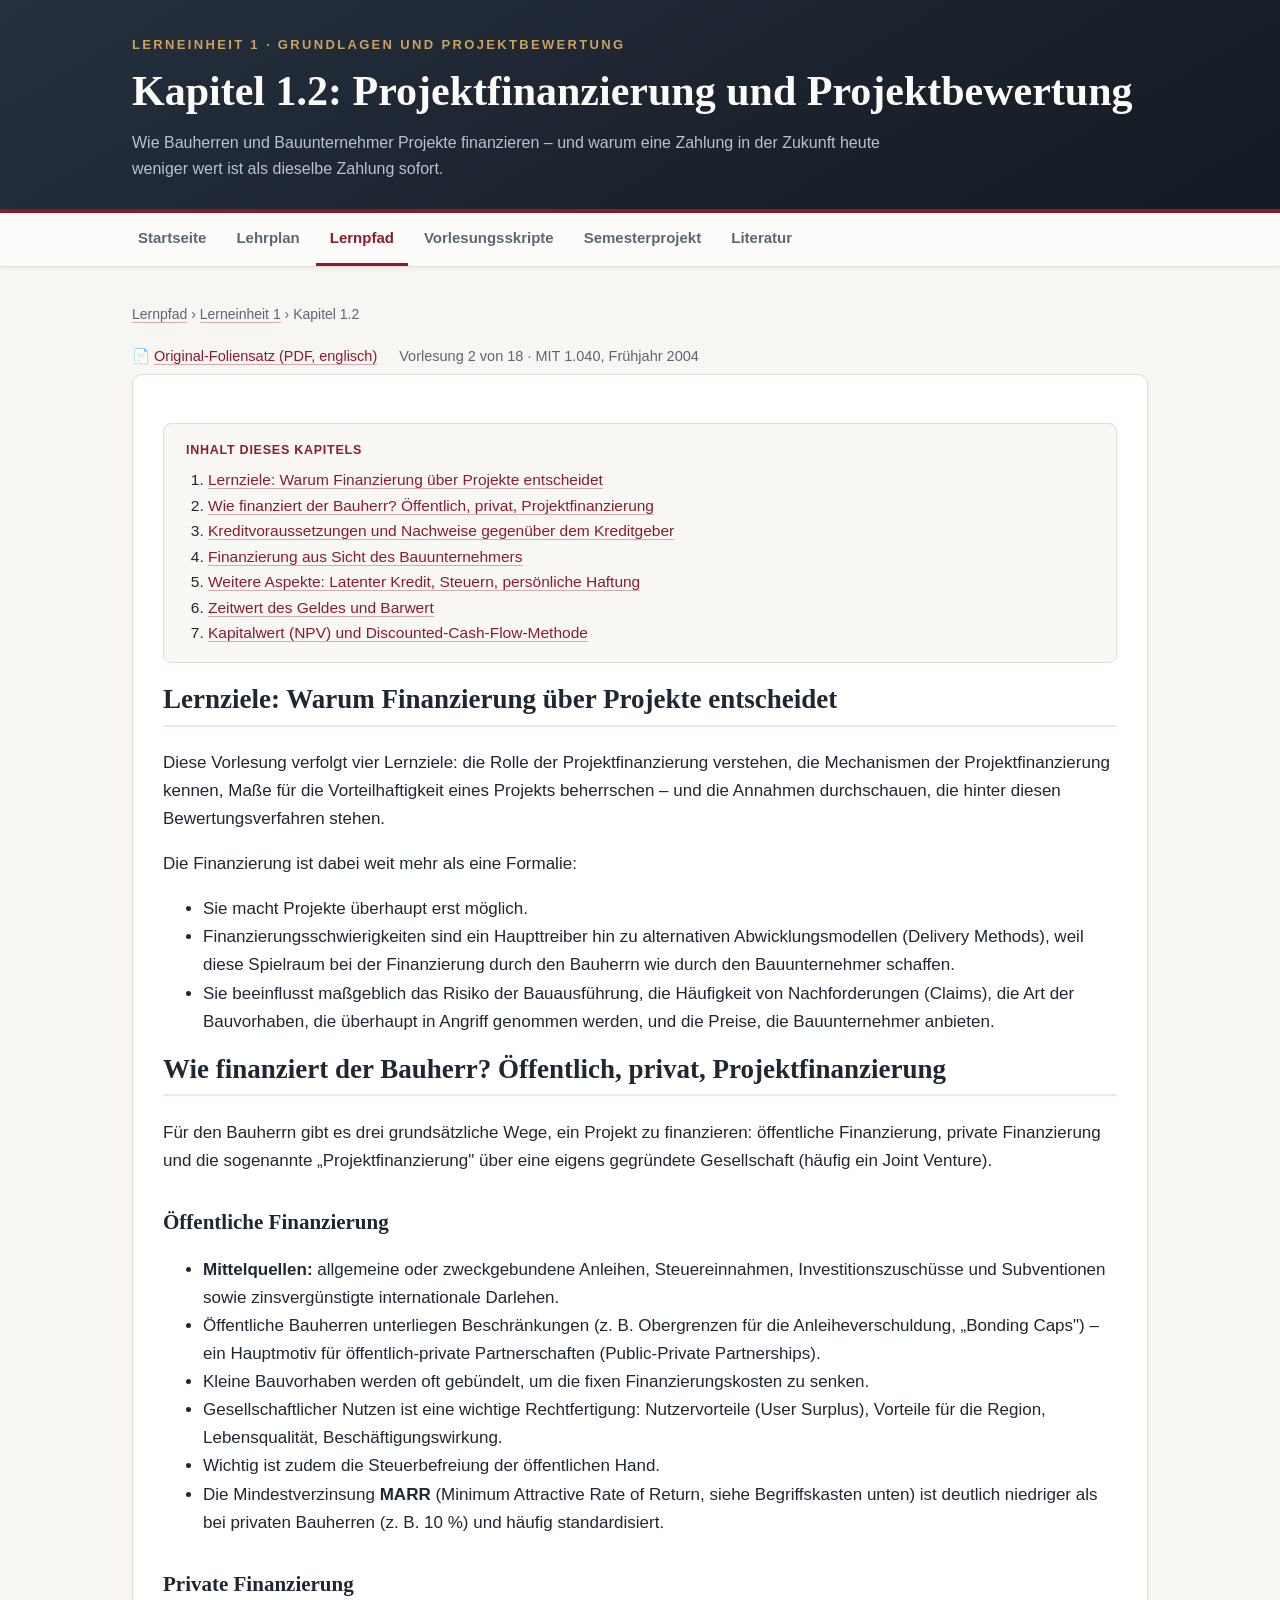
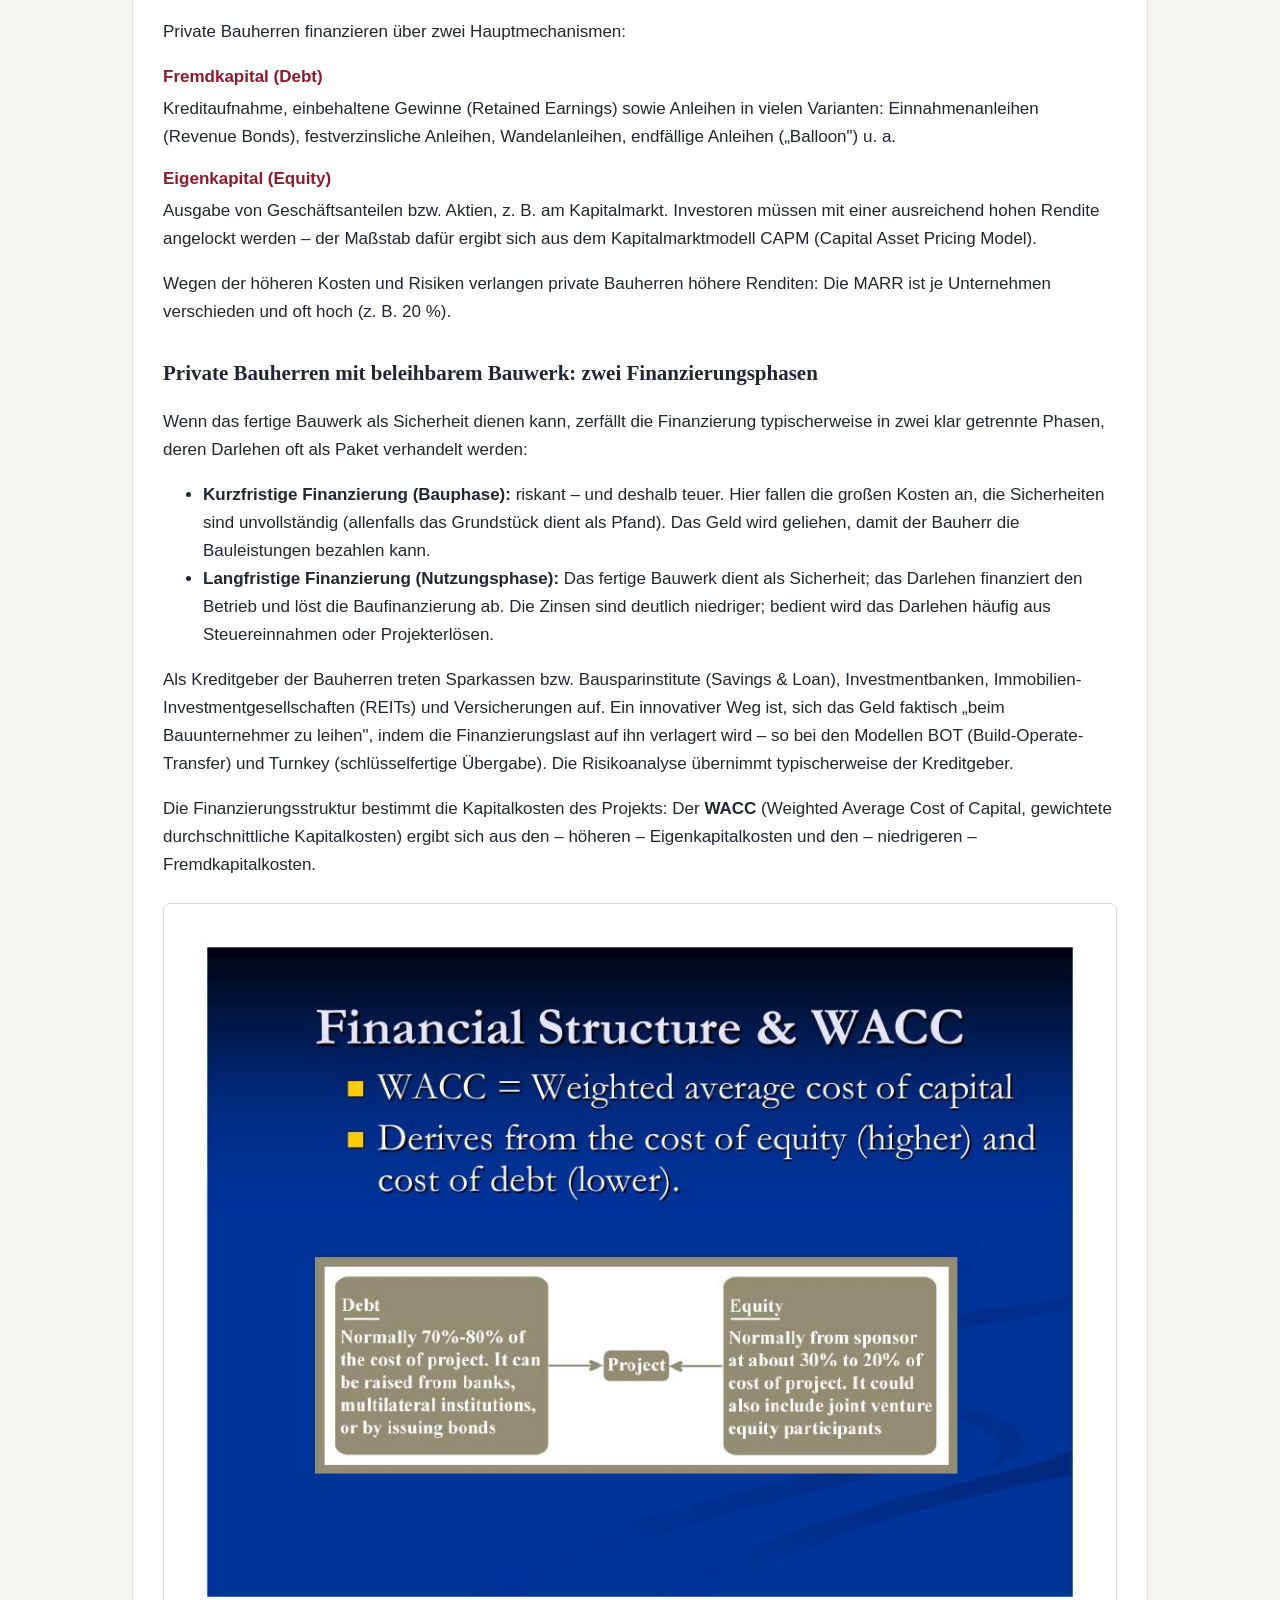
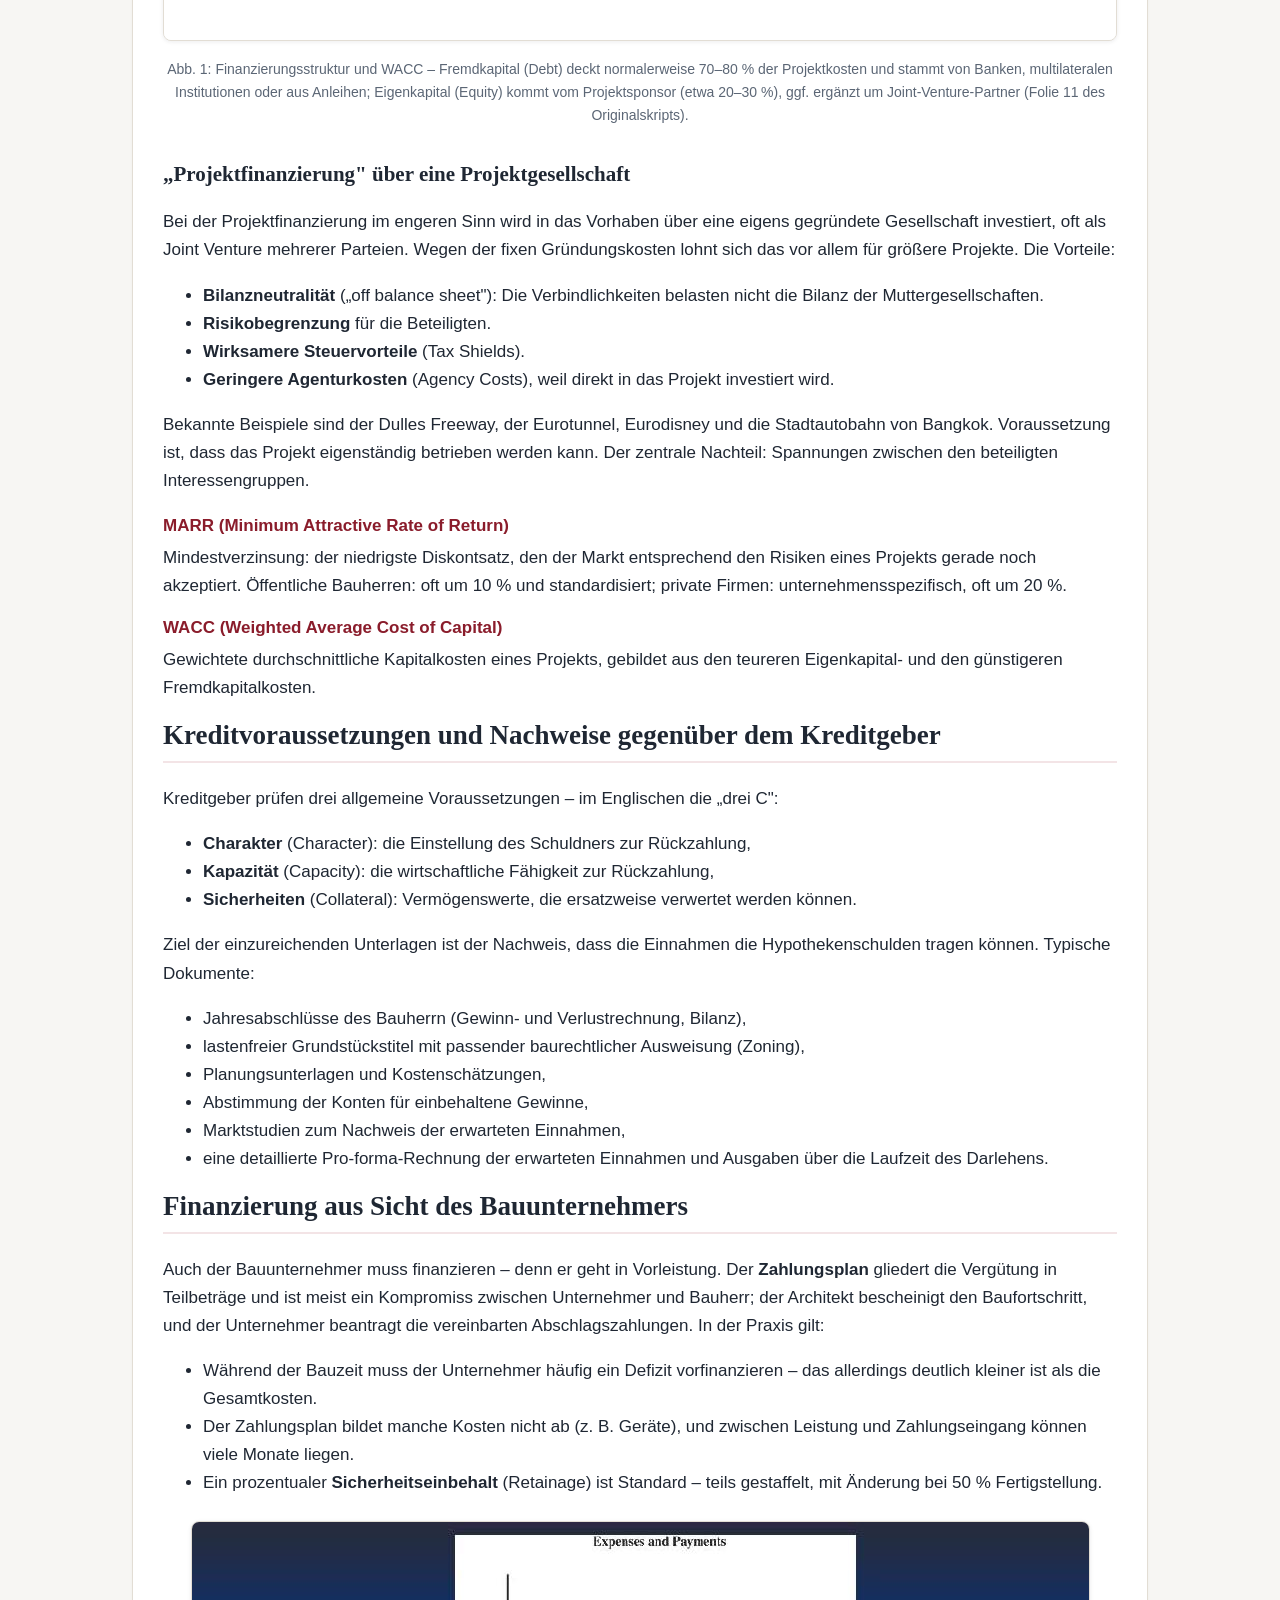
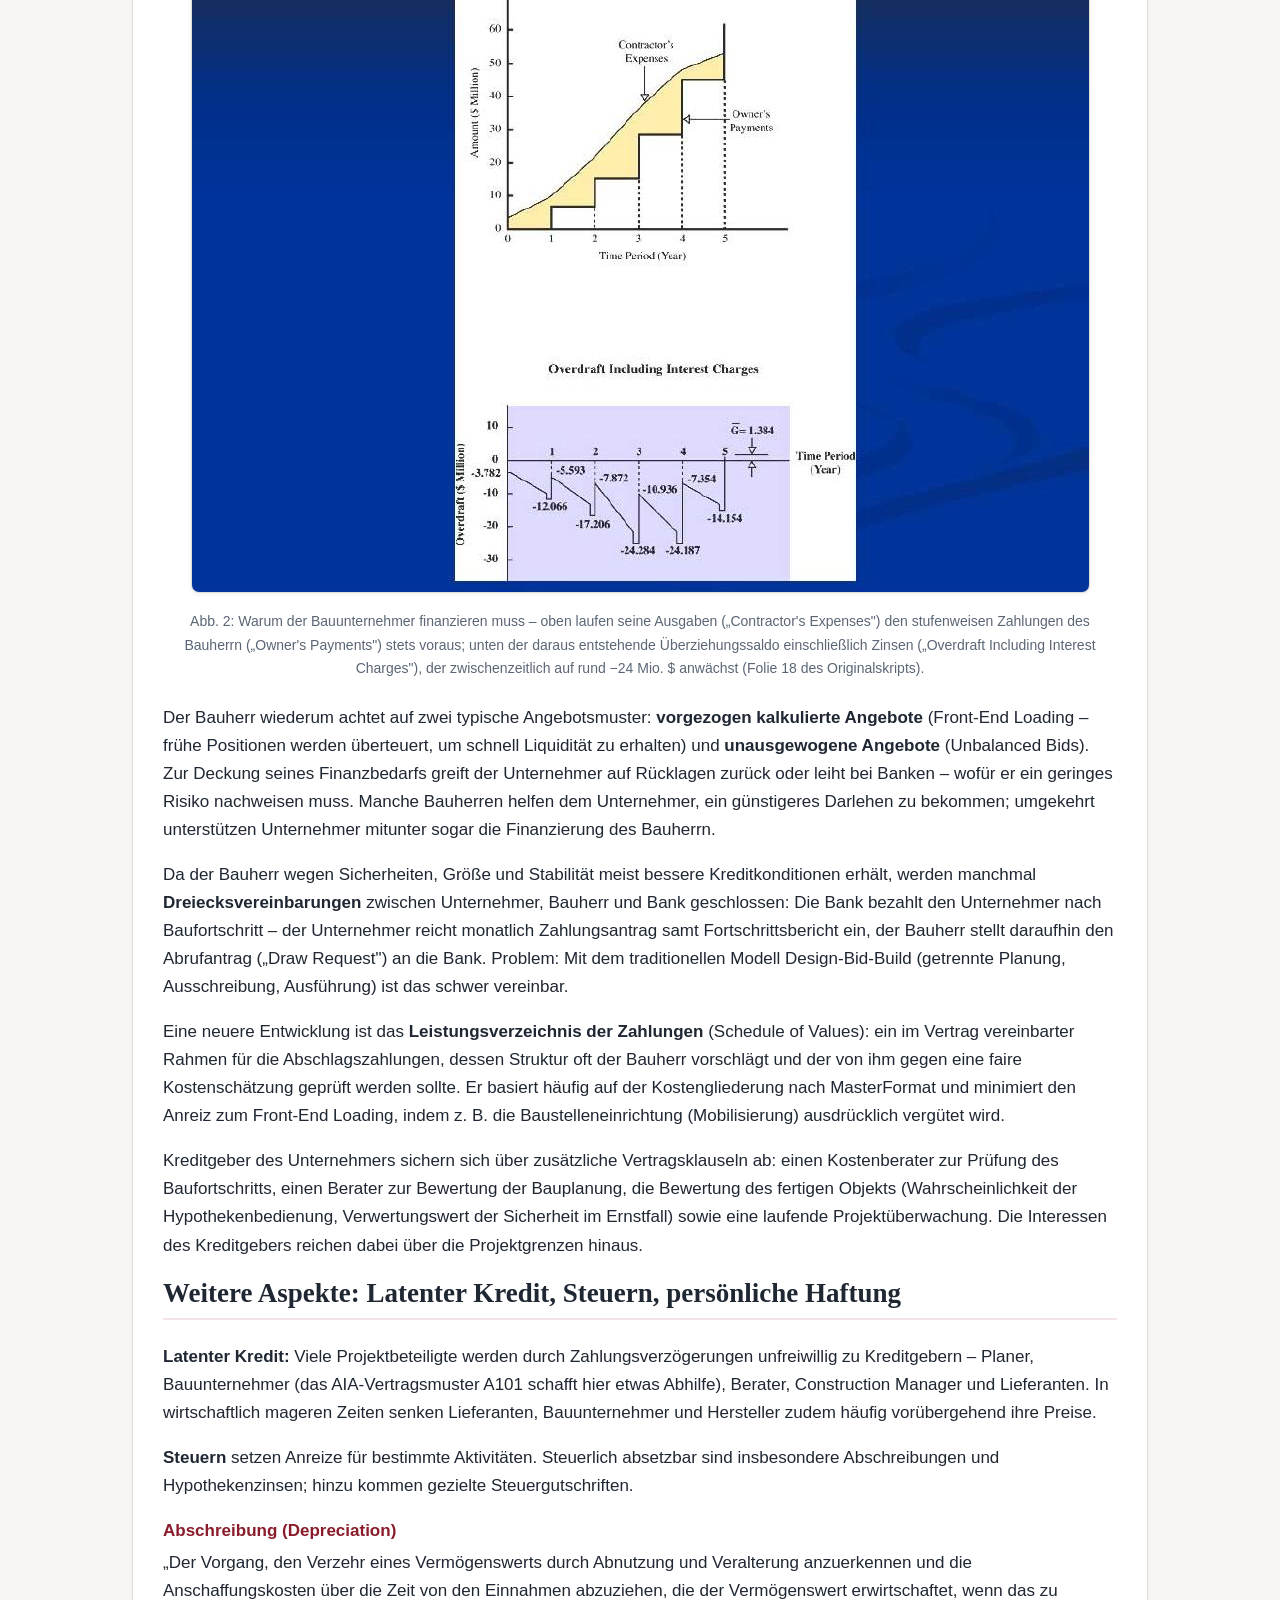
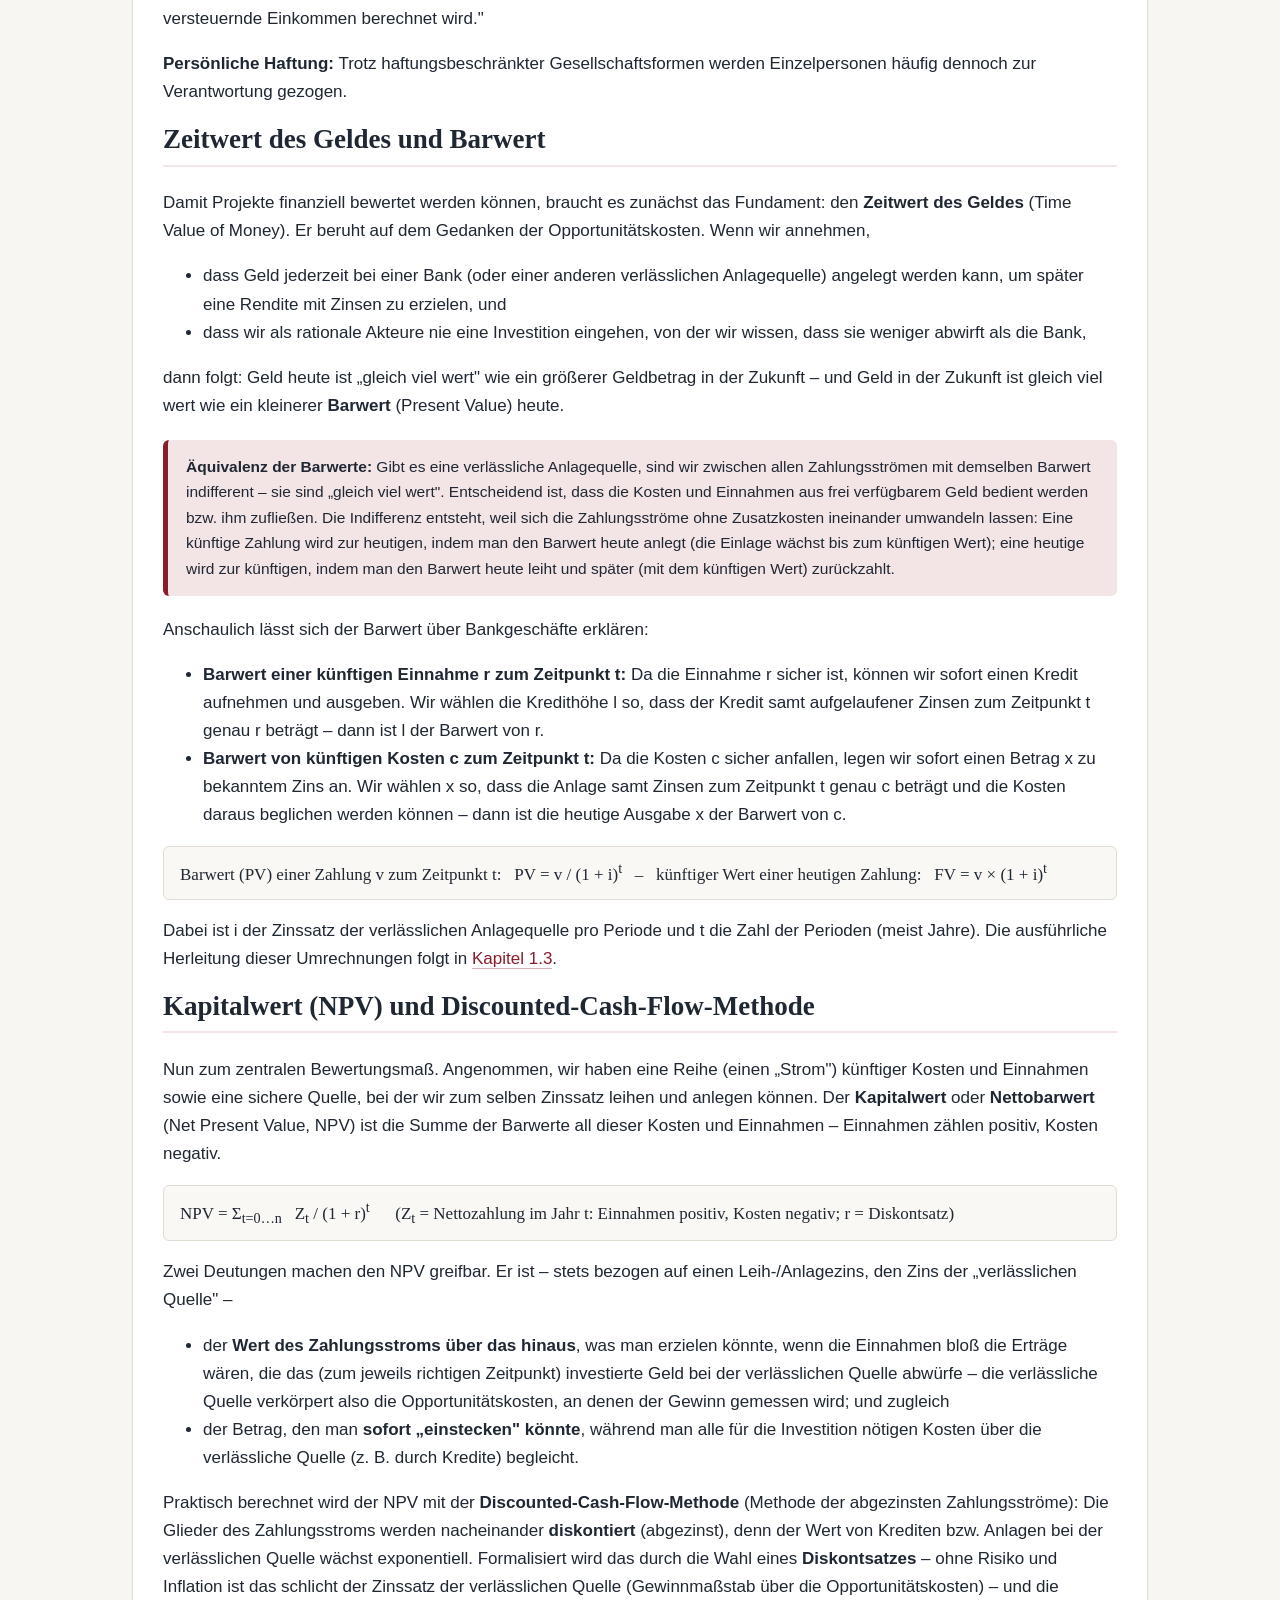
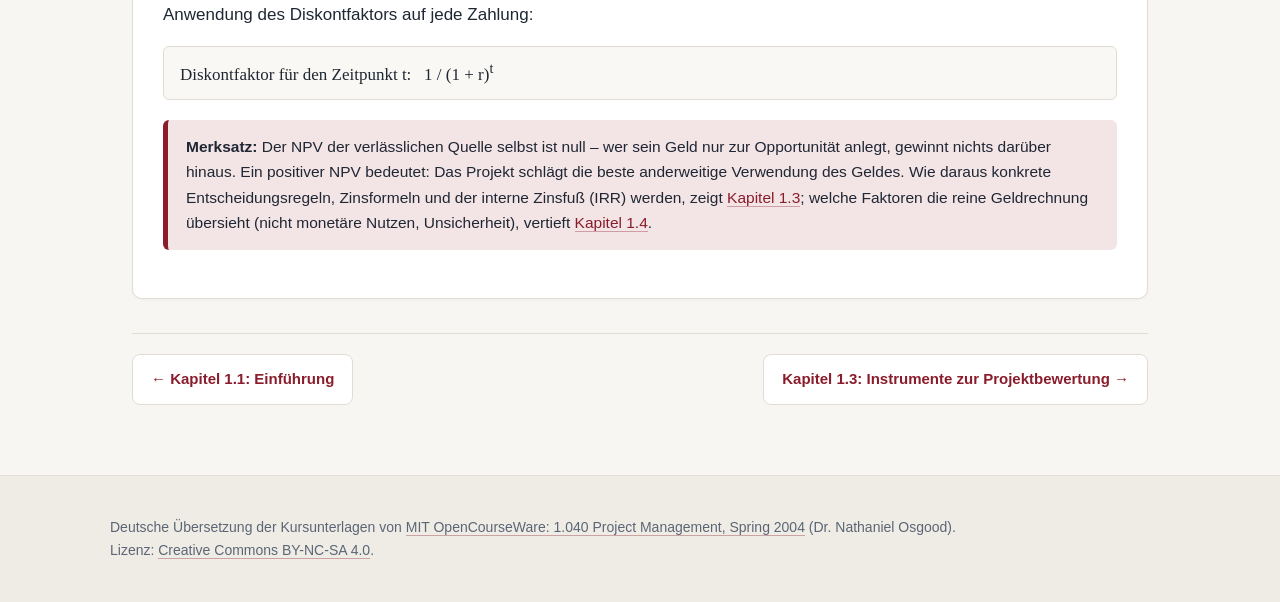
<file: kapitel-1-2.html>
<!DOCTYPE html>
<html lang="de">
<head>
<meta charset="UTF-8">
<meta name="viewport" content="width=device-width, initial-scale=1.0">
<title>Kapitel 1.2: Projektfinanzierung und Projektbewertung – Projektmanagement</title>
<meta name="description" content="Kapitel 1.2 des Lernprogramms Projektmanagement: Projektfinanzierung und Projektbewertung – vollständig übersetzt und aufbereitet.">
<link rel="stylesheet" href="style.css">
</head>
<body>

<header class="site-header">
  <div class="inner">
    <p class="kicker">Lerneinheit 1 · Grundlagen und Projektbewertung</p>
    <h1>Kapitel 1.2: Projektfinanzierung und Projektbewertung</h1>
    <p class="sub">Wie Bauherren und Bauunternehmer Projekte finanzieren – und warum eine Zahlung in der Zukunft heute weniger wert ist als dieselbe Zahlung sofort.</p>
  </div>
</header>

<nav class="mainnav">
  <div class="inner">
    <a href="index.html">Startseite</a>
    <a href="lehrplan.html">Lehrplan</a>
    <a href="kursplan.html" class="active">Lernpfad</a>
    <a href="vorlesungen.html">Vorlesungsskripte</a>
    <a href="projekt.html">Semesterprojekt</a>
    <a href="literatur.html">Literatur</a>
  </div>
</nav>

<main>
  <p class="breadcrumb"><a href="kursplan.html">Lernpfad</a> › <a href="kursplan.html#le1">Lerneinheit 1</a> › Kapitel 1.2</p>
  <div class="kapitel-meta">
    <span>📄 <a href="pdfs/vorlesung-02-projektfinanzierung-und-bewertung.pdf">Original-Foliensatz (PDF, englisch)</a></span>
    <span>Vorlesung 2 von 18 · MIT 1.040, Frühjahr 2004</span>
  </div>

  <section class="card">
    <div class="toc">
      <span class="label">Inhalt dieses Kapitels</span>
      <ol>
        <li><a href="#abschnitt-1">Lernziele: Warum Finanzierung über Projekte entscheidet</a></li>
        <li><a href="#abschnitt-2">Wie finanziert der Bauherr? Öffentlich, privat, Projektfinanzierung</a></li>
        <li><a href="#abschnitt-3">Kreditvoraussetzungen und Nachweise gegenüber dem Kreditgeber</a></li>
        <li><a href="#abschnitt-4">Finanzierung aus Sicht des Bauunternehmers</a></li>
        <li><a href="#abschnitt-5">Weitere Aspekte: Latenter Kredit, Steuern, persönliche Haftung</a></li>
        <li><a href="#abschnitt-6">Zeitwert des Geldes und Barwert</a></li>
        <li><a href="#abschnitt-7">Kapitalwert (NPV) und Discounted-Cash-Flow-Methode</a></li>
      </ol>
    </div>

    <h2 id="abschnitt-1">Lernziele: Warum Finanzierung über Projekte entscheidet</h2>
    <p>Diese Vorlesung verfolgt vier Lernziele: die Rolle der Projektfinanzierung verstehen, die Mechanismen der Projektfinanzierung kennen, Maße für die Vorteilhaftigkeit eines Projekts beherrschen – und die Annahmen durchschauen, die hinter diesen Bewertungsverfahren stehen.</p>
    <p>Die Finanzierung ist dabei weit mehr als eine Formalie:</p>
    <ul>
      <li>Sie macht Projekte überhaupt erst möglich.</li>
      <li>Finanzierungsschwierigkeiten sind ein Haupttreiber hin zu alternativen Abwicklungsmodellen (Delivery Methods), weil diese Spielraum bei der Finanzierung durch den Bauherrn wie durch den Bauunternehmer schaffen.</li>
      <li>Sie beeinflusst maßgeblich das Risiko der Bauausführung, die Häufigkeit von Nachforderungen (Claims), die Art der Bauvorhaben, die überhaupt in Angriff genommen werden, und die Preise, die Bauunternehmer anbieten.</li>
    </ul>

    <h2 id="abschnitt-2">Wie finanziert der Bauherr? Öffentlich, privat, Projektfinanzierung</h2>
    <p>Für den Bauherrn gibt es drei grundsätzliche Wege, ein Projekt zu finanzieren: öffentliche Finanzierung, private Finanzierung und die sogenannte „Projektfinanzierung" über eine eigens gegründete Gesellschaft (häufig ein Joint Venture).</p>

    <h3>Öffentliche Finanzierung</h3>
    <ul>
      <li><strong>Mittelquellen:</strong> allgemeine oder zweckgebundene Anleihen, Steuereinnahmen, Investitionszuschüsse und Subventionen sowie zinsvergünstigte internationale Darlehen.</li>
      <li>Öffentliche Bauherren unterliegen Beschränkungen (z.&nbsp;B. Obergrenzen für die Anleiheverschuldung, „Bonding Caps") – ein Hauptmotiv für öffentlich-private Partnerschaften (Public-Private Partnerships).</li>
      <li>Kleine Bauvorhaben werden oft gebündelt, um die fixen Finanzierungskosten zu senken.</li>
      <li>Gesellschaftlicher Nutzen ist eine wichtige Rechtfertigung: Nutzervorteile (User Surplus), Vorteile für die Region, Lebensqualität, Beschäftigungswirkung.</li>
      <li>Wichtig ist zudem die Steuerbefreiung der öffentlichen Hand.</li>
      <li>Die Mindestverzinsung <strong>MARR</strong> (Minimum Attractive Rate of Return, siehe Begriffskasten unten) ist deutlich niedriger als bei privaten Bauherren (z.&nbsp;B. 10&nbsp;%) und häufig standardisiert.</li>
    </ul>

    <h3>Private Finanzierung</h3>
    <p>Private Bauherren finanzieren über zwei Hauptmechanismen:</p>
    <dl class="begriffe">
      <dt>Fremdkapital (Debt)</dt>
      <dd>Kreditaufnahme, einbehaltene Gewinne (Retained Earnings) sowie Anleihen in vielen Varianten: Einnahmenanleihen (Revenue Bonds), festverzinsliche Anleihen, Wandelanleihen, endfällige Anleihen („Balloon") u.&nbsp;a.</dd>
      <dt>Eigenkapital (Equity)</dt>
      <dd>Ausgabe von Geschäftsanteilen bzw. Aktien, z.&nbsp;B. am Kapitalmarkt. Investoren müssen mit einer ausreichend hohen Rendite angelockt werden – der Maßstab dafür ergibt sich aus dem Kapitalmarktmodell CAPM (Capital Asset Pricing Model).</dd>
    </dl>
    <p>Wegen der höheren Kosten und Risiken verlangen private Bauherren höhere Renditen: Die MARR ist je Unternehmen verschieden und oft hoch (z.&nbsp;B. 20&nbsp;%).</p>

    <h3>Private Bauherren mit beleihbarem Bauwerk: zwei Finanzierungsphasen</h3>
    <p>Wenn das fertige Bauwerk als Sicherheit dienen kann, zerfällt die Finanzierung typischerweise in zwei klar getrennte Phasen, deren Darlehen oft als Paket verhandelt werden:</p>
    <ul>
      <li><strong>Kurzfristige Finanzierung (Bauphase):</strong> riskant – und deshalb teuer. Hier fallen die großen Kosten an, die Sicherheiten sind unvollständig (allenfalls das Grundstück dient als Pfand). Das Geld wird geliehen, damit der Bauherr die Bauleistungen bezahlen kann.</li>
      <li><strong>Langfristige Finanzierung (Nutzungsphase):</strong> Das fertige Bauwerk dient als Sicherheit; das Darlehen finanziert den Betrieb und löst die Baufinanzierung ab. Die Zinsen sind deutlich niedriger; bedient wird das Darlehen häufig aus Steuereinnahmen oder Projekterlösen.</li>
    </ul>
    <p>Als Kreditgeber der Bauherren treten Sparkassen bzw. Bausparinstitute (Savings&nbsp;&amp;&nbsp;Loan), Investmentbanken, Immobilien-Investmentgesellschaften (REITs) und Versicherungen auf. Ein innovativer Weg ist, sich das Geld faktisch „beim Bauunternehmer zu leihen", indem die Finanzierungslast auf ihn verlagert wird – so bei den Modellen BOT (Build-Operate-Transfer) und Turnkey (schlüsselfertige Übergabe). Die Risikoanalyse übernimmt typischerweise der Kreditgeber.</p>
    <p>Die Finanzierungsstruktur bestimmt die Kapitalkosten des Projekts: Der <strong>WACC</strong> (Weighted Average Cost of Capital, gewichtete durchschnittliche Kapitalkosten) ergibt sich aus den – höheren – Eigenkapitalkosten und den – niedrigeren – Fremdkapitalkosten.</p>
    <figure class="slide-fig">
      <img src="bilder/kapitel/k12-abb1.jpg" alt="Folie Financial Structure and WACC: Fremdkapital (Debt) deckt normalerweise 70 bis 80 Prozent der Projektkosten, Eigenkapital (Equity) vom Sponsor etwa 20 bis 30 Prozent; beide fließen in das Projekt" loading="lazy">
      <figcaption>Abb. 1: Finanzierungsstruktur und WACC – Fremdkapital (Debt) deckt normalerweise 70–80&nbsp;% der Projektkosten und stammt von Banken, multilateralen Institutionen oder aus Anleihen; Eigenkapital (Equity) kommt vom Projektsponsor (etwa 20–30&nbsp;%), ggf. ergänzt um Joint-Venture-Partner (Folie 11 des Originalskripts).</figcaption>
    </figure>

    <h3>„Projektfinanzierung" über eine Projektgesellschaft</h3>
    <p>Bei der Projektfinanzierung im engeren Sinn wird in das Vorhaben über eine eigens gegründete Gesellschaft investiert, oft als Joint Venture mehrerer Parteien. Wegen der fixen Gründungskosten lohnt sich das vor allem für größere Projekte. Die Vorteile:</p>
    <ul>
      <li><strong>Bilanzneutralität</strong> („off balance sheet"): Die Verbindlichkeiten belasten nicht die Bilanz der Muttergesellschaften.</li>
      <li><strong>Risikobegrenzung</strong> für die Beteiligten.</li>
      <li><strong>Wirksamere Steuervorteile</strong> (Tax Shields).</li>
      <li><strong>Geringere Agenturkosten</strong> (Agency Costs), weil direkt in das Projekt investiert wird.</li>
    </ul>
    <p>Bekannte Beispiele sind der Dulles Freeway, der Eurotunnel, Eurodisney und die Stadtautobahn von Bangkok. Voraussetzung ist, dass das Projekt eigenständig betrieben werden kann. Der zentrale Nachteil: Spannungen zwischen den beteiligten Interessengruppen.</p>
    <dl class="begriffe">
      <dt>MARR (Minimum Attractive Rate of Return)</dt>
      <dd>Mindestverzinsung: der niedrigste Diskontsatz, den der Markt entsprechend den Risiken eines Projekts gerade noch akzeptiert. Öffentliche Bauherren: oft um 10&nbsp;% und standardisiert; private Firmen: unternehmensspezifisch, oft um 20&nbsp;%.</dd>
      <dt>WACC (Weighted Average Cost of Capital)</dt>
      <dd>Gewichtete durchschnittliche Kapitalkosten eines Projekts, gebildet aus den teureren Eigenkapital- und den günstigeren Fremdkapitalkosten.</dd>
    </dl>

    <h2 id="abschnitt-3">Kreditvoraussetzungen und Nachweise gegenüber dem Kreditgeber</h2>
    <p>Kreditgeber prüfen drei allgemeine Voraussetzungen – im Englischen die „drei C":</p>
    <ul>
      <li><strong>Charakter</strong> (Character): die Einstellung des Schuldners zur Rückzahlung,</li>
      <li><strong>Kapazität</strong> (Capacity): die wirtschaftliche Fähigkeit zur Rückzahlung,</li>
      <li><strong>Sicherheiten</strong> (Collateral): Vermögenswerte, die ersatzweise verwertet werden können.</li>
    </ul>
    <p>Ziel der einzureichenden Unterlagen ist der Nachweis, dass die Einnahmen die Hypothekenschulden tragen können. Typische Dokumente:</p>
    <ul>
      <li>Jahresabschlüsse des Bauherrn (Gewinn- und Verlustrechnung, Bilanz),</li>
      <li>lastenfreier Grundstückstitel mit passender baurechtlicher Ausweisung (Zoning),</li>
      <li>Planungsunterlagen und Kostenschätzungen,</li>
      <li>Abstimmung der Konten für einbehaltene Gewinne,</li>
      <li>Marktstudien zum Nachweis der erwarteten Einnahmen,</li>
      <li>eine detaillierte Pro-forma-Rechnung der erwarteten Einnahmen und Ausgaben über die Laufzeit des Darlehens.</li>
    </ul>

    <h2 id="abschnitt-4">Finanzierung aus Sicht des Bauunternehmers</h2>
    <p>Auch der Bauunternehmer muss finanzieren – denn er geht in Vorleistung. Der <strong>Zahlungsplan</strong> gliedert die Vergütung in Teilbeträge und ist meist ein Kompromiss zwischen Unternehmer und Bauherr; der Architekt bescheinigt den Baufortschritt, und der Unternehmer beantragt die vereinbarten Abschlagszahlungen. In der Praxis gilt:</p>
    <ul>
      <li>Während der Bauzeit muss der Unternehmer häufig ein Defizit vorfinanzieren – das allerdings deutlich kleiner ist als die Gesamtkosten.</li>
      <li>Der Zahlungsplan bildet manche Kosten nicht ab (z.&nbsp;B. Geräte), und zwischen Leistung und Zahlungseingang können viele Monate liegen.</li>
      <li>Ein prozentualer <strong>Sicherheitseinbehalt</strong> (Retainage) ist Standard – teils gestaffelt, mit Änderung bei 50&nbsp;% Fertigstellung.</li>
    </ul>
    <figure class="slide-fig">
      <img src="bilder/kapitel/k12-abb2.jpg" alt="Zwei Diagramme: oben kumulierte Ausgaben des Bauunternehmers als stetige Kurve gegenüber den stufenförmigen Zahlungen des Bauherrn über fünf Jahre; unten der daraus entstehende Kontokorrentsaldo einschließlich Zinsen, der wiederholt bis etwa minus 24 Millionen Dollar ausschlägt" loading="lazy">
      <figcaption>Abb. 2: Warum der Bauunternehmer finanzieren muss – oben laufen seine Ausgaben („Contractor's Expenses") den stufenweisen Zahlungen des Bauherrn („Owner's Payments") stets voraus; unten der daraus entstehende Überziehungssaldo einschließlich Zinsen („Overdraft Including Interest Charges"), der zwischenzeitlich auf rund −24&nbsp;Mio.&nbsp;$ anwächst (Folie 18 des Originalskripts).</figcaption>
    </figure>
    <p>Der Bauherr wiederum achtet auf zwei typische Angebotsmuster: <strong>vorgezogen kalkulierte Angebote</strong> (Front-End Loading – frühe Positionen werden überteuert, um schnell Liquidität zu erhalten) und <strong>unausgewogene Angebote</strong> (Unbalanced Bids). Zur Deckung seines Finanzbedarfs greift der Unternehmer auf Rücklagen zurück oder leiht bei Banken – wofür er ein geringes Risiko nachweisen muss. Manche Bauherren helfen dem Unternehmer, ein günstigeres Darlehen zu bekommen; umgekehrt unterstützen Unternehmer mitunter sogar die Finanzierung des Bauherrn.</p>
    <p>Da der Bauherr wegen Sicherheiten, Größe und Stabilität meist bessere Kreditkonditionen erhält, werden manchmal <strong>Dreiecksvereinbarungen</strong> zwischen Unternehmer, Bauherr und Bank geschlossen: Die Bank bezahlt den Unternehmer nach Baufortschritt – der Unternehmer reicht monatlich Zahlungsantrag samt Fortschrittsbericht ein, der Bauherr stellt daraufhin den Abrufantrag („Draw Request") an die Bank. Problem: Mit dem traditionellen Modell Design-Bid-Build (getrennte Planung, Ausschreibung, Ausführung) ist das schwer vereinbar.</p>
    <p>Eine neuere Entwicklung ist das <strong>Leistungsverzeichnis der Zahlungen</strong> (Schedule of Values): ein im Vertrag vereinbarter Rahmen für die Abschlagszahlungen, dessen Struktur oft der Bauherr vorschlägt und der von ihm gegen eine faire Kostenschätzung geprüft werden sollte. Er basiert häufig auf der Kostengliederung nach MasterFormat und minimiert den Anreiz zum Front-End Loading, indem z.&nbsp;B. die Baustelleneinrichtung (Mobilisierung) ausdrücklich vergütet wird.</p>
    <p>Kreditgeber des Unternehmers sichern sich über zusätzliche Vertragsklauseln ab: einen Kostenberater zur Prüfung des Baufortschritts, einen Berater zur Bewertung der Bauplanung, die Bewertung des fertigen Objekts (Wahrscheinlichkeit der Hypothekenbedienung, Verwertungswert der Sicherheit im Ernstfall) sowie eine laufende Projektüberwachung. Die Interessen des Kreditgebers reichen dabei über die Projektgrenzen hinaus.</p>

    <h2 id="abschnitt-5">Weitere Aspekte: Latenter Kredit, Steuern, persönliche Haftung</h2>
    <p><strong>Latenter Kredit:</strong> Viele Projektbeteiligte werden durch Zahlungsverzögerungen unfreiwillig zu Kreditgebern – Planer, Bauunternehmer (das AIA-Vertragsmuster A101 schafft hier etwas Abhilfe), Berater, Construction Manager und Lieferanten. In wirtschaftlich mageren Zeiten senken Lieferanten, Bauunternehmer und Hersteller zudem häufig vorübergehend ihre Preise.</p>
    <p><strong>Steuern</strong> setzen Anreize für bestimmte Aktivitäten. Steuerlich absetzbar sind insbesondere Abschreibungen und Hypothekenzinsen; hinzu kommen gezielte Steuergutschriften.</p>
    <dl class="begriffe">
      <dt>Abschreibung (Depreciation)</dt>
      <dd>„Der Vorgang, den Verzehr eines Vermögenswerts durch Abnutzung und Veralterung anzuerkennen und die Anschaffungskosten über die Zeit von den Einnahmen abzuziehen, die der Vermögenswert erwirtschaftet, wenn das zu versteuernde Einkommen berechnet wird."</dd>
    </dl>
    <p><strong>Persönliche Haftung:</strong> Trotz haftungsbeschränkter Gesellschaftsformen werden Einzelpersonen häufig dennoch zur Verantwortung gezogen.</p>

    <h2 id="abschnitt-6">Zeitwert des Geldes und Barwert</h2>
    <p>Damit Projekte finanziell bewertet werden können, braucht es zunächst das Fundament: den <strong>Zeitwert des Geldes</strong> (Time Value of Money). Er beruht auf dem Gedanken der Opportunitätskosten. Wenn wir annehmen,</p>
    <ul>
      <li>dass Geld jederzeit bei einer Bank (oder einer anderen verlässlichen Anlagequelle) angelegt werden kann, um später eine Rendite mit Zinsen zu erzielen, und</li>
      <li>dass wir als rationale Akteure nie eine Investition eingehen, von der wir wissen, dass sie weniger abwirft als die Bank,</li>
    </ul>
    <p>dann folgt: Geld heute ist „gleich viel wert" wie ein größerer Geldbetrag in der Zukunft – und Geld in der Zukunft ist gleich viel wert wie ein kleinerer <strong>Barwert</strong> (Present Value) heute.</p>
    <div class="note"><strong>Äquivalenz der Barwerte:</strong> Gibt es eine verlässliche Anlagequelle, sind wir zwischen allen Zahlungsströmen mit demselben Barwert indifferent – sie sind „gleich viel wert". Entscheidend ist, dass die Kosten und Einnahmen aus frei verfügbarem Geld bedient werden bzw. ihm zufließen. Die Indifferenz entsteht, weil sich die Zahlungsströme ohne Zusatzkosten ineinander umwandeln lassen: Eine künftige Zahlung wird zur heutigen, indem man den Barwert heute anlegt (die Einlage wächst bis zum künftigen Wert); eine heutige wird zur künftigen, indem man den Barwert heute leiht und später (mit dem künftigen Wert) zurückzahlt.</div>
    <p>Anschaulich lässt sich der Barwert über Bankgeschäfte erklären:</p>
    <ul>
      <li><strong>Barwert einer künftigen Einnahme r zum Zeitpunkt t:</strong> Da die Einnahme r sicher ist, können wir sofort einen Kredit aufnehmen und ausgeben. Wir wählen die Kredithöhe l so, dass der Kredit samt aufgelaufener Zinsen zum Zeitpunkt t genau r beträgt – dann ist l der Barwert von r.</li>
      <li><strong>Barwert von künftigen Kosten c zum Zeitpunkt t:</strong> Da die Kosten c sicher anfallen, legen wir sofort einen Betrag x zu bekanntem Zins an. Wir wählen x so, dass die Anlage samt Zinsen zum Zeitpunkt t genau c beträgt und die Kosten daraus beglichen werden können – dann ist die heutige Ausgabe x der Barwert von c.</li>
    </ul>
    <div class="formel">Barwert (PV) einer Zahlung v zum Zeitpunkt t: &nbsp; PV = v / (1 + i)<sup>t</sup> &nbsp;&nbsp;–&nbsp;&nbsp; künftiger Wert einer heutigen Zahlung: &nbsp; FV = v × (1 + i)<sup>t</sup></div>
    <p>Dabei ist i der Zinssatz der verlässlichen Anlagequelle pro Periode und t die Zahl der Perioden (meist Jahre). Die ausführliche Herleitung dieser Umrechnungen folgt in <a href="kapitel-1-3.html">Kapitel 1.3</a>.</p>

    <h2 id="abschnitt-7">Kapitalwert (NPV) und Discounted-Cash-Flow-Methode</h2>
    <p>Nun zum zentralen Bewertungsmaß. Angenommen, wir haben eine Reihe (einen „Strom") künftiger Kosten und Einnahmen sowie eine sichere Quelle, bei der wir zum selben Zinssatz leihen und anlegen können. Der <strong>Kapitalwert</strong> oder <strong>Nettobarwert</strong> (Net Present Value, NPV) ist die Summe der Barwerte all dieser Kosten und Einnahmen – Einnahmen zählen positiv, Kosten negativ.</p>
    <div class="formel">NPV = Σ<sub>t=0…n</sub> &nbsp; Z<sub>t</sub> / (1 + r)<sup>t</sup> &nbsp;&nbsp;&nbsp;&nbsp; (Z<sub>t</sub> = Nettozahlung im Jahr t: Einnahmen positiv, Kosten negativ; r = Diskontsatz)</div>
    <p>Zwei Deutungen machen den NPV greifbar. Er ist – stets bezogen auf einen Leih-/Anlagezins, den Zins der „verlässlichen Quelle" –</p>
    <ul>
      <li>der <strong>Wert des Zahlungsstroms über das hinaus</strong>, was man erzielen könnte, wenn die Einnahmen bloß die Erträge wären, die das (zum jeweils richtigen Zeitpunkt) investierte Geld bei der verlässlichen Quelle abwürfe – die verlässliche Quelle verkörpert also die Opportunitätskosten, an denen der Gewinn gemessen wird; und zugleich</li>
      <li>der Betrag, den man <strong>sofort „einstecken" könnte</strong>, während man alle für die Investition nötigen Kosten über die verlässliche Quelle (z.&nbsp;B. durch Kredite) begleicht.</li>
    </ul>
    <p>Praktisch berechnet wird der NPV mit der <strong>Discounted-Cash-Flow-Methode</strong> (Methode der abgezinsten Zahlungsströme): Die Glieder des Zahlungsstroms werden nacheinander <strong>diskontiert</strong> (abgezinst), denn der Wert von Krediten bzw. Anlagen bei der verlässlichen Quelle wächst exponentiell. Formalisiert wird das durch die Wahl eines <strong>Diskontsatzes</strong> – ohne Risiko und Inflation ist das schlicht der Zinssatz der verlässlichen Quelle (Gewinnmaßstab über die Opportunitätskosten) – und die Anwendung des Diskontfaktors auf jede Zahlung:</p>
    <div class="formel">Diskontfaktor für den Zeitpunkt t: &nbsp; 1 / (1 + r)<sup>t</sup></div>
    <div class="note"><strong>Merksatz:</strong> Der NPV der verlässlichen Quelle selbst ist null – wer sein Geld nur zur Opportunität anlegt, gewinnt nichts darüber hinaus. Ein positiver NPV bedeutet: Das Projekt schlägt die beste anderweitige Verwendung des Geldes. Wie daraus konkrete Entscheidungsregeln, Zinsformeln und der interne Zinsfuß (IRR) werden, zeigt <a href="kapitel-1-3.html">Kapitel 1.3</a>; welche Faktoren die reine Geldrechnung übersieht (nicht monetäre Nutzen, Unsicherheit), vertieft <a href="kapitel-1-4.html">Kapitel 1.4</a>.</div>
  </section>

  <nav class="prevnext">
    <a href="kapitel-1-1.html">← Kapitel 1.1: Einführung</a>
    <span class="spacer"></span>
    <a href="kapitel-1-3.html">Kapitel 1.3: Instrumente zur Projektbewertung →</a>
  </nav>
</main>

<footer>
  <div class="inner">
    <p>Deutsche Übersetzung der Kursunterlagen von <a href="https://ocw.mit.edu/courses/1-040-project-management-spring-2004/" target="_blank" rel="noopener">MIT OpenCourseWare: 1.040 Project Management, Spring 2004</a> (Dr.&nbsp;Nathaniel Osgood).<br>
    Lizenz: <a href="https://creativecommons.org/licenses/by-nc-sa/4.0/" target="_blank" rel="noopener">Creative Commons BY-NC-SA 4.0</a>.</p>
  </div>
</footer>

</body>
</html>
</file>
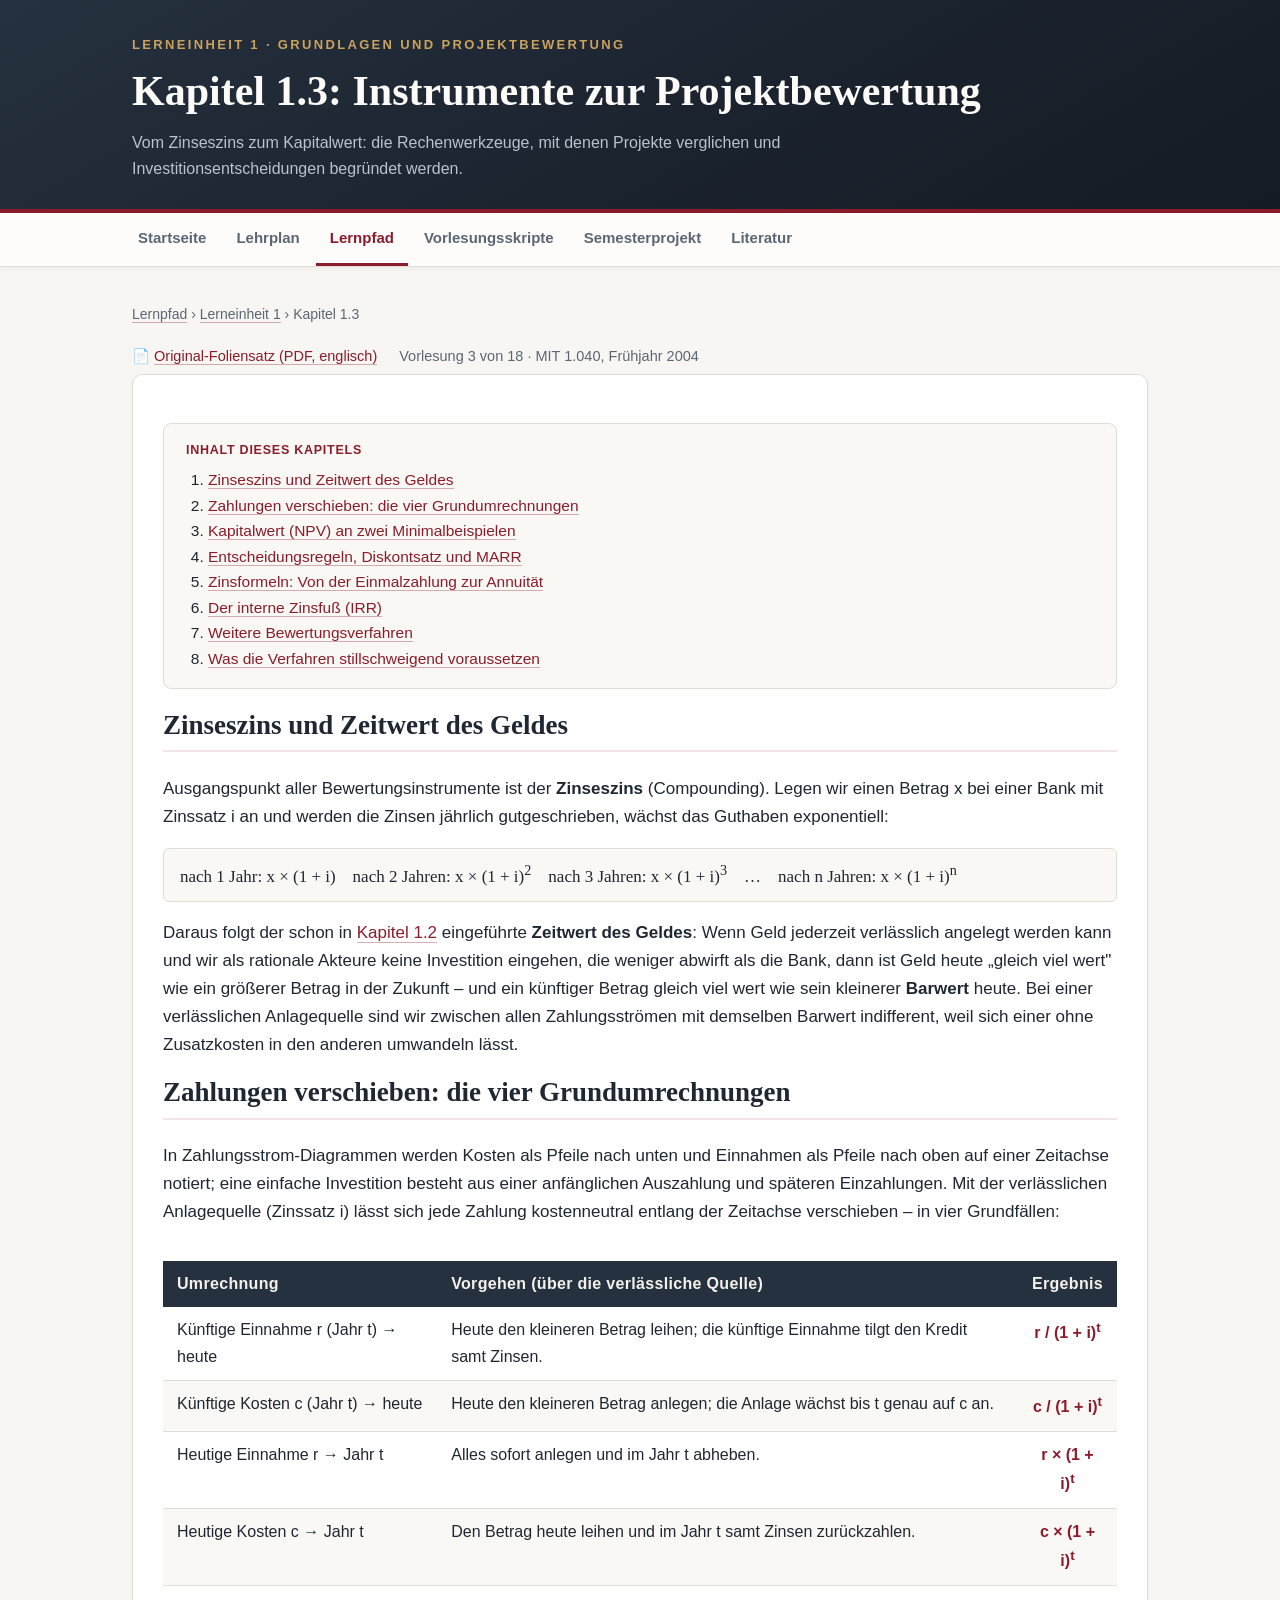
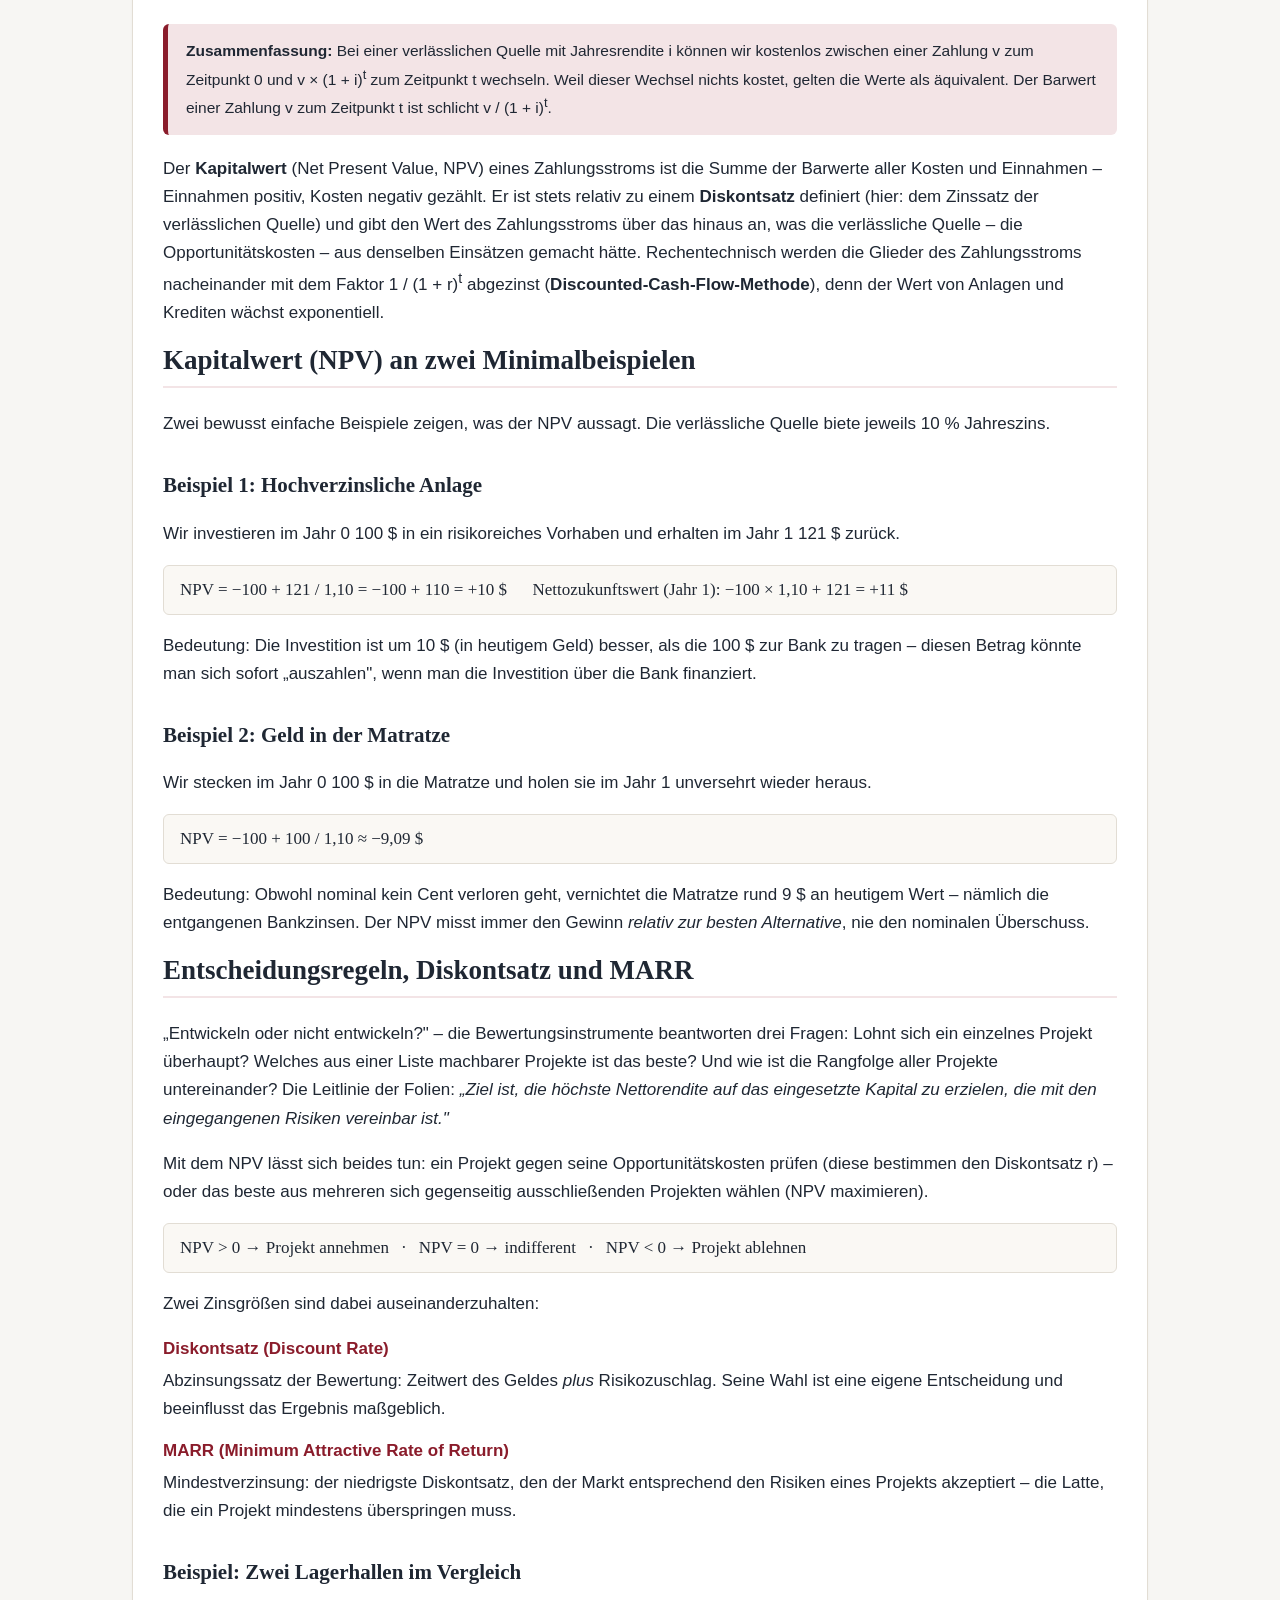
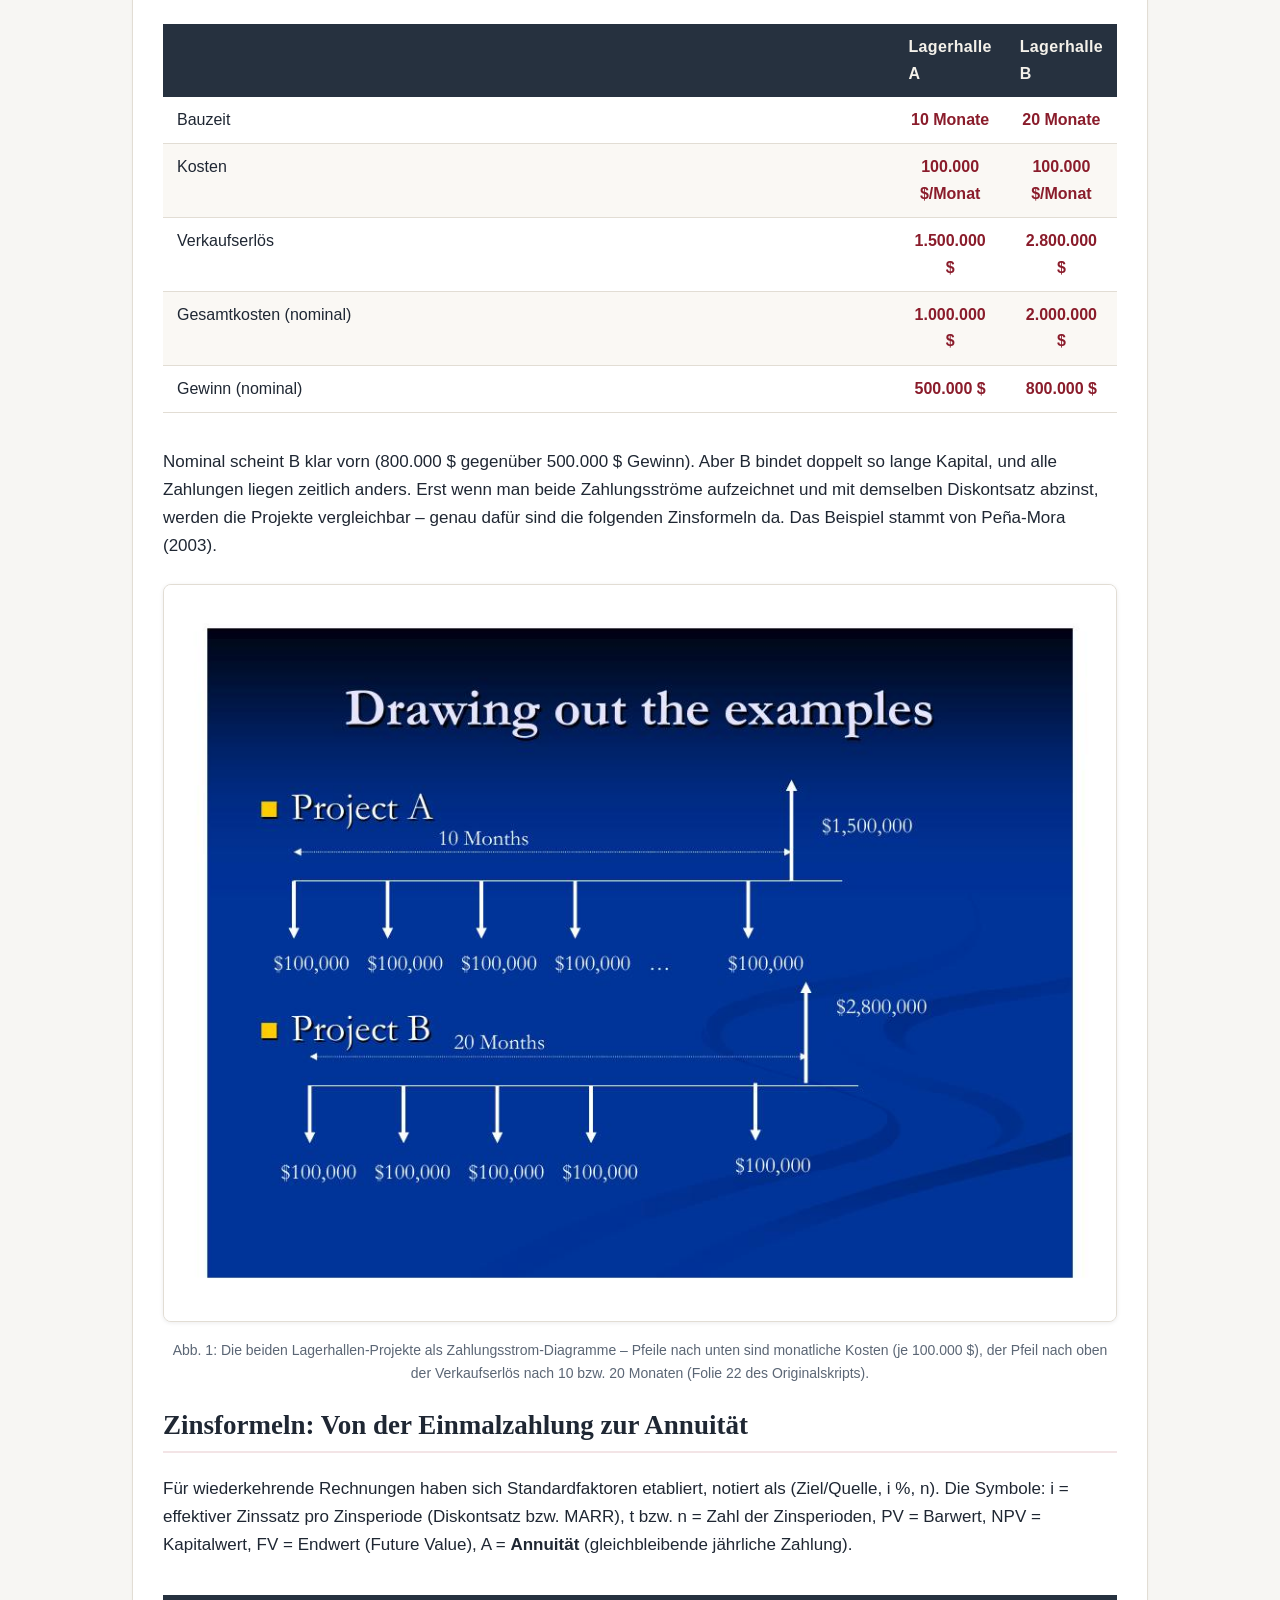
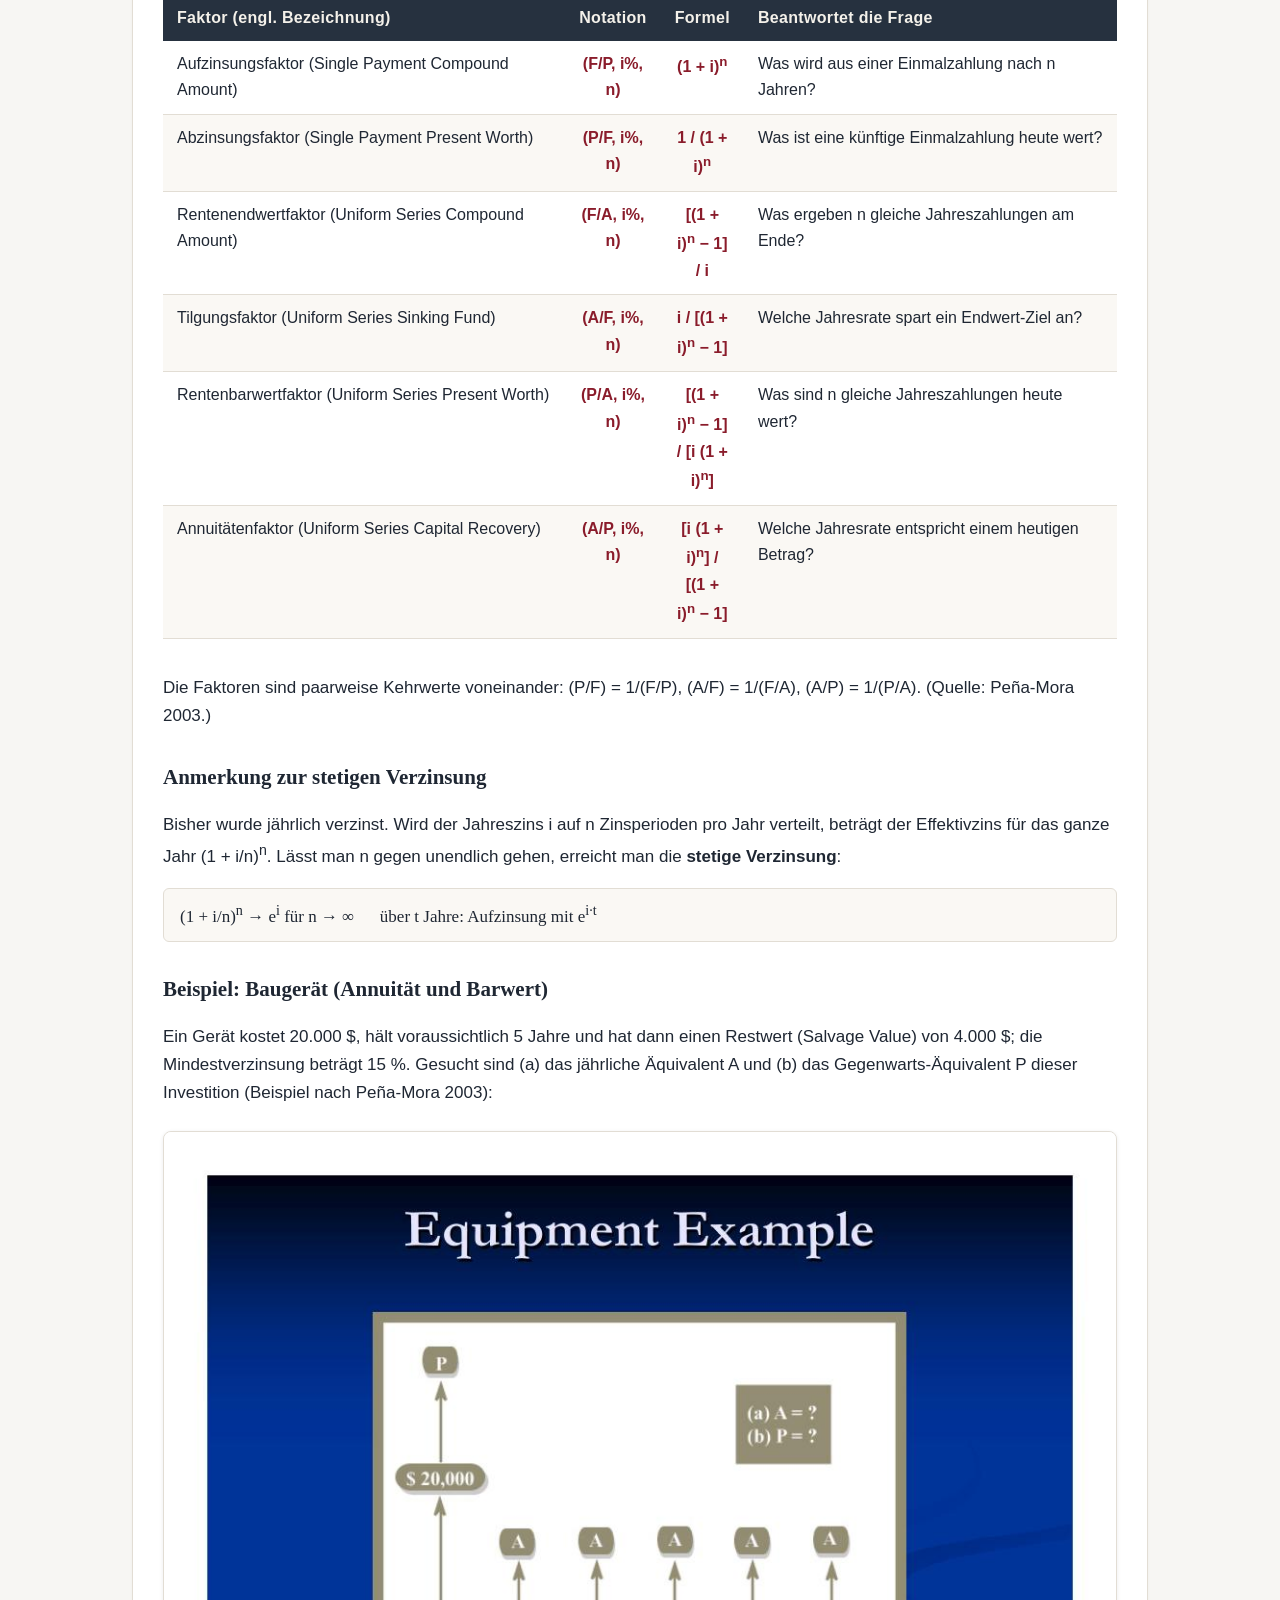
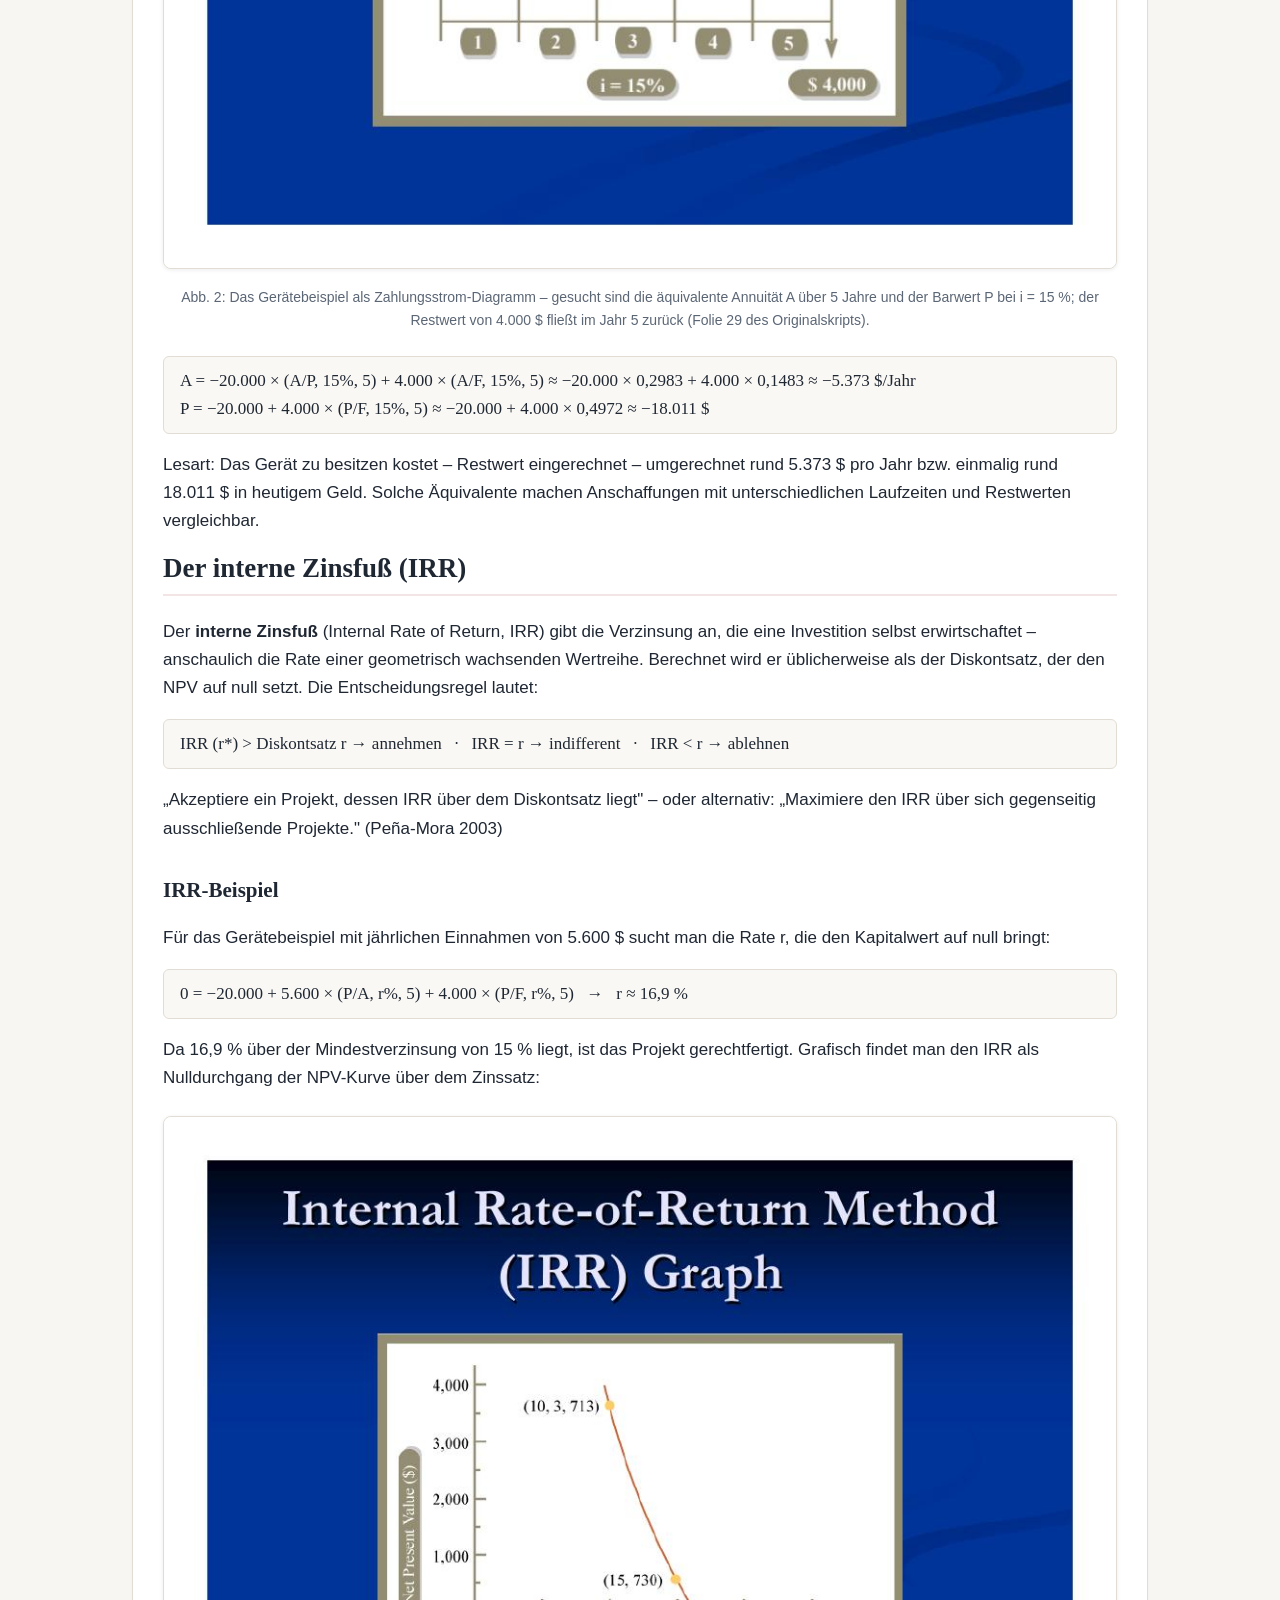
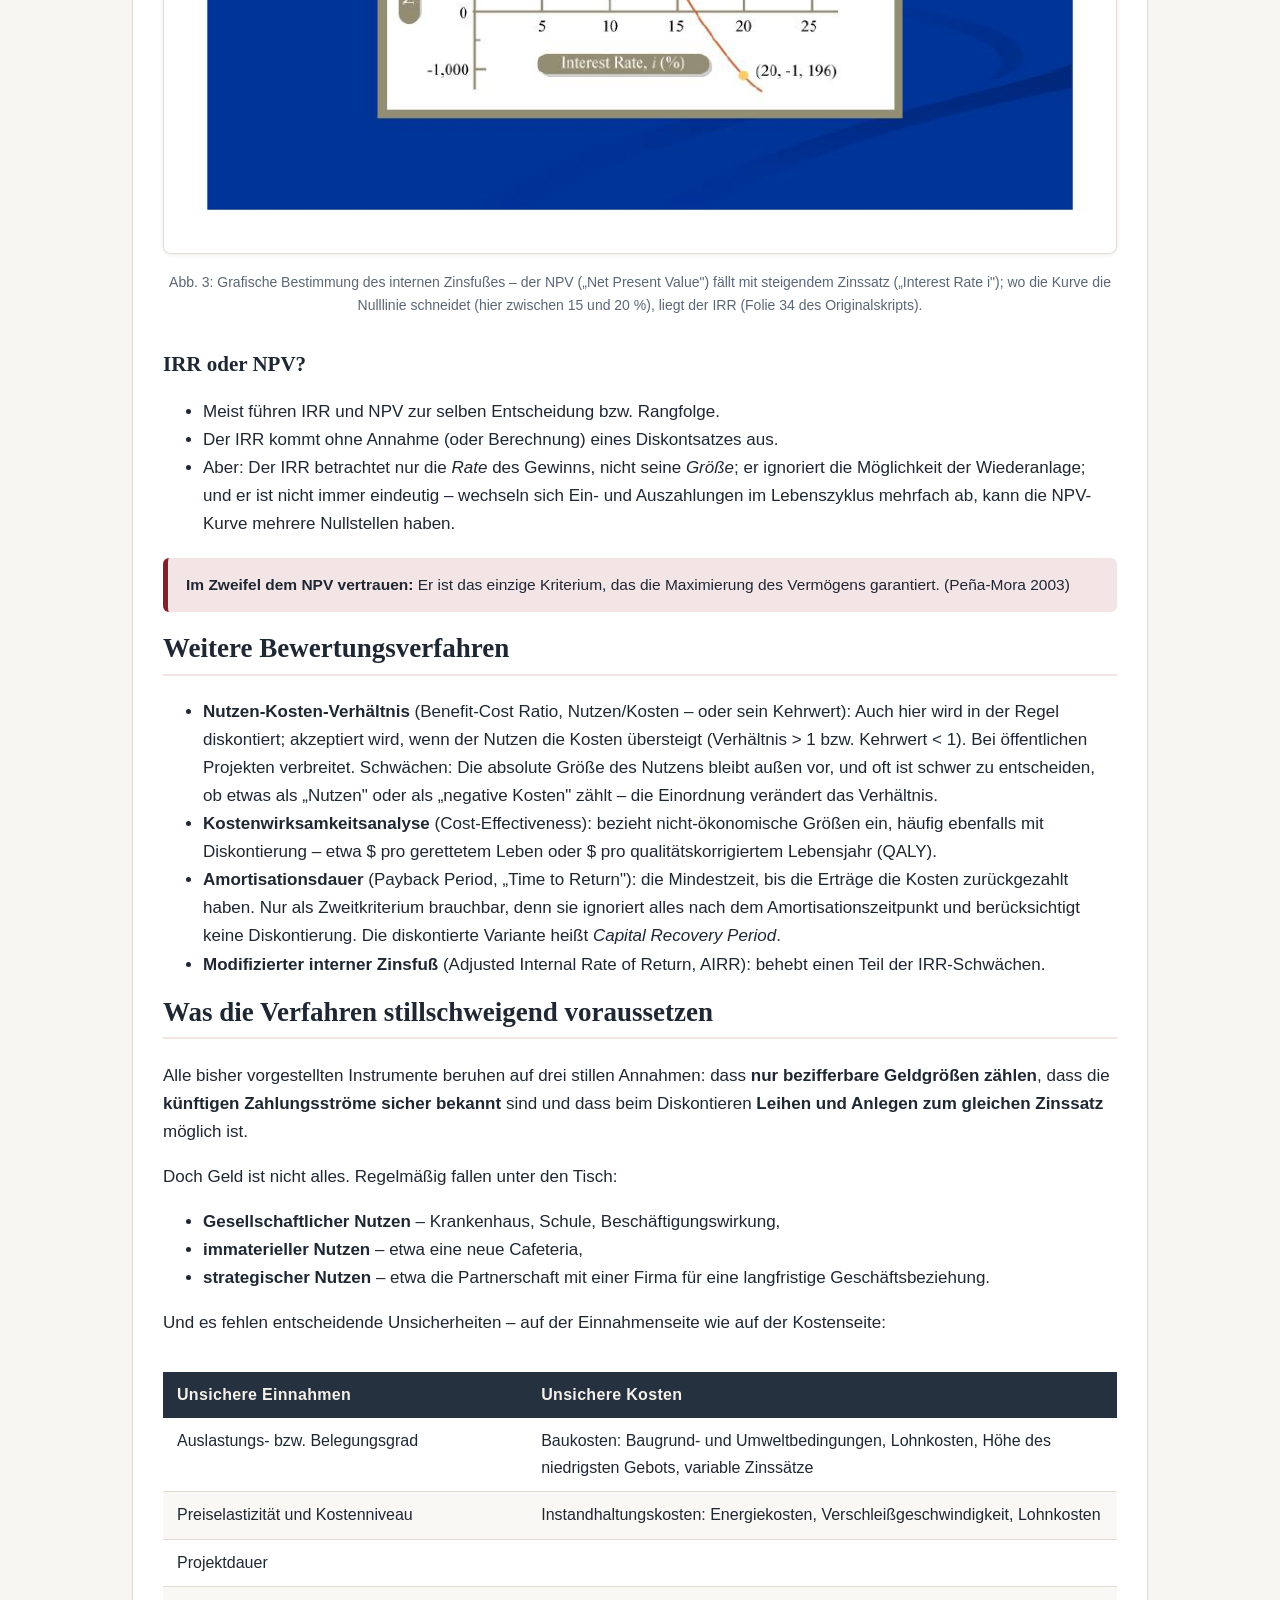
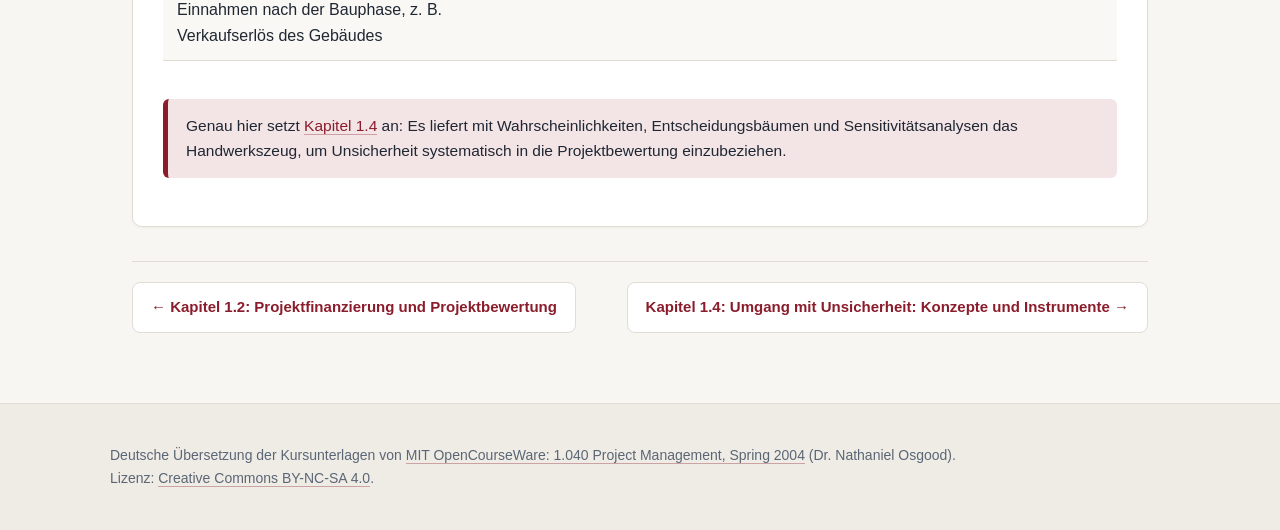
<file: kapitel-1-3.html>
<!DOCTYPE html>
<html lang="de">
<head>
<meta charset="UTF-8">
<meta name="viewport" content="width=device-width, initial-scale=1.0">
<title>Kapitel 1.3: Instrumente zur Projektbewertung – Projektmanagement</title>
<meta name="description" content="Kapitel 1.3 des Lernprogramms Projektmanagement: Instrumente zur Projektbewertung – vollständig übersetzt und aufbereitet.">
<link rel="stylesheet" href="style.css">
</head>
<body>

<header class="site-header">
  <div class="inner">
    <p class="kicker">Lerneinheit 1 · Grundlagen und Projektbewertung</p>
    <h1>Kapitel 1.3: Instrumente zur Projektbewertung</h1>
    <p class="sub">Vom Zinseszins zum Kapitalwert: die Rechenwerkzeuge, mit denen Projekte verglichen und Investitionsentscheidungen begründet werden.</p>
  </div>
</header>

<nav class="mainnav">
  <div class="inner">
    <a href="index.html">Startseite</a>
    <a href="lehrplan.html">Lehrplan</a>
    <a href="kursplan.html" class="active">Lernpfad</a>
    <a href="vorlesungen.html">Vorlesungsskripte</a>
    <a href="projekt.html">Semesterprojekt</a>
    <a href="literatur.html">Literatur</a>
  </div>
</nav>

<main>
  <p class="breadcrumb"><a href="kursplan.html">Lernpfad</a> › <a href="kursplan.html#le1">Lerneinheit 1</a> › Kapitel 1.3</p>
  <div class="kapitel-meta">
    <span>📄 <a href="pdfs/vorlesung-03-instrumente-zur-projektbewertung.pdf">Original-Foliensatz (PDF, englisch)</a></span>
    <span>Vorlesung 3 von 18 · MIT 1.040, Frühjahr 2004</span>
  </div>

  <section class="card">
    <div class="toc">
      <span class="label">Inhalt dieses Kapitels</span>
      <ol>
        <li><a href="#abschnitt-1">Zinseszins und Zeitwert des Geldes</a></li>
        <li><a href="#abschnitt-2">Zahlungen verschieben: die vier Grundumrechnungen</a></li>
        <li><a href="#abschnitt-3">Kapitalwert (NPV) an zwei Minimalbeispielen</a></li>
        <li><a href="#abschnitt-4">Entscheidungsregeln, Diskontsatz und MARR</a></li>
        <li><a href="#abschnitt-5">Zinsformeln: Von der Einmalzahlung zur Annuität</a></li>
        <li><a href="#abschnitt-6">Der interne Zinsfuß (IRR)</a></li>
        <li><a href="#abschnitt-7">Weitere Bewertungsverfahren</a></li>
        <li><a href="#abschnitt-8">Was die Verfahren stillschweigend voraussetzen</a></li>
      </ol>
    </div>

    <h2 id="abschnitt-1">Zinseszins und Zeitwert des Geldes</h2>
    <p>Ausgangspunkt aller Bewertungsinstrumente ist der <strong>Zinseszins</strong> (Compounding). Legen wir einen Betrag x bei einer Bank mit Zinssatz i an und werden die Zinsen jährlich gutgeschrieben, wächst das Guthaben exponentiell:</p>
    <div class="formel">nach 1 Jahr: x × (1 + i) &nbsp;&nbsp; nach 2 Jahren: x × (1 + i)<sup>2</sup> &nbsp;&nbsp; nach 3 Jahren: x × (1 + i)<sup>3</sup> &nbsp;&nbsp; … &nbsp;&nbsp; nach n Jahren: x × (1 + i)<sup>n</sup></div>
    <p>Daraus folgt der schon in <a href="kapitel-1-2.html">Kapitel 1.2</a> eingeführte <strong>Zeitwert des Geldes</strong>: Wenn Geld jederzeit verlässlich angelegt werden kann und wir als rationale Akteure keine Investition eingehen, die weniger abwirft als die Bank, dann ist Geld heute „gleich viel wert" wie ein größerer Betrag in der Zukunft – und ein künftiger Betrag gleich viel wert wie sein kleinerer <strong>Barwert</strong> heute. Bei einer verlässlichen Anlagequelle sind wir zwischen allen Zahlungsströmen mit demselben Barwert indifferent, weil sich einer ohne Zusatzkosten in den anderen umwandeln lässt.</p>

    <h2 id="abschnitt-2">Zahlungen verschieben: die vier Grundumrechnungen</h2>
    <p>In Zahlungsstrom-Diagrammen werden Kosten als Pfeile nach unten und Einnahmen als Pfeile nach oben auf einer Zeitachse notiert; eine einfache Investition besteht aus einer anfänglichen Auszahlung und späteren Einzahlungen. Mit der verlässlichen Anlagequelle (Zinssatz i) lässt sich jede Zahlung kostenneutral entlang der Zeitachse verschieben – in vier Grundfällen:</p>
    <div class="table-wrap">
      <table>
        <thead>
          <tr><th>Umrechnung</th><th>Vorgehen (über die verlässliche Quelle)</th><th>Ergebnis</th></tr>
        </thead>
        <tbody>
          <tr><td>Künftige Einnahme r (Jahr t) → heute</td><td>Heute den kleineren Betrag leihen; die künftige Einnahme tilgt den Kredit samt Zinsen.</td><td class="num">r / (1 + i)<sup>t</sup></td></tr>
          <tr><td>Künftige Kosten c (Jahr t) → heute</td><td>Heute den kleineren Betrag anlegen; die Anlage wächst bis t genau auf c an.</td><td class="num">c / (1 + i)<sup>t</sup></td></tr>
          <tr><td>Heutige Einnahme r → Jahr t</td><td>Alles sofort anlegen und im Jahr t abheben.</td><td class="num">r × (1 + i)<sup>t</sup></td></tr>
          <tr><td>Heutige Kosten c → Jahr t</td><td>Den Betrag heute leihen und im Jahr t samt Zinsen zurückzahlen.</td><td class="num">c × (1 + i)<sup>t</sup></td></tr>
        </tbody>
      </table>
    </div>
    <div class="note"><strong>Zusammenfassung:</strong> Bei einer verlässlichen Quelle mit Jahresrendite i können wir kostenlos zwischen einer Zahlung v zum Zeitpunkt 0 und v × (1 + i)<sup>t</sup> zum Zeitpunkt t wechseln. Weil dieser Wechsel nichts kostet, gelten die Werte als äquivalent. Der Barwert einer Zahlung v zum Zeitpunkt t ist schlicht v / (1 + i)<sup>t</sup>.</div>
    <p>Der <strong>Kapitalwert</strong> (Net Present Value, NPV) eines Zahlungsstroms ist die Summe der Barwerte aller Kosten und Einnahmen – Einnahmen positiv, Kosten negativ gezählt. Er ist stets relativ zu einem <strong>Diskontsatz</strong> definiert (hier: dem Zinssatz der verlässlichen Quelle) und gibt den Wert des Zahlungsstroms über das hinaus an, was die verlässliche Quelle – die Opportunitätskosten – aus denselben Einsätzen gemacht hätte. Rechentechnisch werden die Glieder des Zahlungsstroms nacheinander mit dem Faktor 1 / (1 + r)<sup>t</sup> abgezinst (<strong>Discounted-Cash-Flow-Methode</strong>), denn der Wert von Anlagen und Krediten wächst exponentiell.</p>

    <h2 id="abschnitt-3">Kapitalwert (NPV) an zwei Minimalbeispielen</h2>
    <p>Zwei bewusst einfache Beispiele zeigen, was der NPV aussagt. Die verlässliche Quelle biete jeweils 10&nbsp;% Jahreszins.</p>
    <h3>Beispiel 1: Hochverzinsliche Anlage</h3>
    <p>Wir investieren im Jahr 0 100&nbsp;$ in ein risikoreiches Vorhaben und erhalten im Jahr 1 121&nbsp;$ zurück.</p>
    <div class="formel">NPV = −100 + 121 / 1,10 = −100 + 110 = +10&nbsp;$ &nbsp;&nbsp;&nbsp;&nbsp; Nettozukunftswert (Jahr 1): −100 × 1,10 + 121 = +11&nbsp;$</div>
    <p>Bedeutung: Die Investition ist um 10&nbsp;$ (in heutigem Geld) besser, als die 100&nbsp;$ zur Bank zu tragen – diesen Betrag könnte man sich sofort „auszahlen", wenn man die Investition über die Bank finanziert.</p>
    <h3>Beispiel 2: Geld in der Matratze</h3>
    <p>Wir stecken im Jahr 0 100&nbsp;$ in die Matratze und holen sie im Jahr 1 unversehrt wieder heraus.</p>
    <div class="formel">NPV = −100 + 100 / 1,10 ≈ −9,09&nbsp;$</div>
    <p>Bedeutung: Obwohl nominal kein Cent verloren geht, vernichtet die Matratze rund 9&nbsp;$ an heutigem Wert – nämlich die entgangenen Bankzinsen. Der NPV misst immer den Gewinn <em>relativ zur besten Alternative</em>, nie den nominalen Überschuss.</p>

    <h2 id="abschnitt-4">Entscheidungsregeln, Diskontsatz und MARR</h2>
    <p>„Entwickeln oder nicht entwickeln?" – die Bewertungsinstrumente beantworten drei Fragen: Lohnt sich ein einzelnes Projekt überhaupt? Welches aus einer Liste machbarer Projekte ist das beste? Und wie ist die Rangfolge aller Projekte untereinander? Die Leitlinie der Folien: <em>„Ziel ist, die höchste Nettorendite auf das eingesetzte Kapital zu erzielen, die mit den eingegangenen Risiken vereinbar ist."</em></p>
    <p>Mit dem NPV lässt sich beides tun: ein Projekt gegen seine Opportunitätskosten prüfen (diese bestimmen den Diskontsatz r) – oder das beste aus mehreren sich gegenseitig ausschließenden Projekten wählen (NPV maximieren).</p>
    <div class="formel">NPV &gt; 0 → Projekt annehmen &nbsp;&nbsp;·&nbsp;&nbsp; NPV = 0 → indifferent &nbsp;&nbsp;·&nbsp;&nbsp; NPV &lt; 0 → Projekt ablehnen</div>
    <p>Zwei Zinsgrößen sind dabei auseinanderzuhalten:</p>
    <dl class="begriffe">
      <dt>Diskontsatz (Discount Rate)</dt>
      <dd>Abzinsungssatz der Bewertung: Zeitwert des Geldes <em>plus</em> Risikozuschlag. Seine Wahl ist eine eigene Entscheidung und beeinflusst das Ergebnis maßgeblich.</dd>
      <dt>MARR (Minimum Attractive Rate of Return)</dt>
      <dd>Mindestverzinsung: der niedrigste Diskontsatz, den der Markt entsprechend den Risiken eines Projekts akzeptiert – die Latte, die ein Projekt mindestens überspringen muss.</dd>
    </dl>
    <h3>Beispiel: Zwei Lagerhallen im Vergleich</h3>
    <div class="table-wrap">
      <table>
        <thead>
          <tr><th></th><th>Lagerhalle A</th><th>Lagerhalle B</th></tr>
        </thead>
        <tbody>
          <tr><td>Bauzeit</td><td class="num">10 Monate</td><td class="num">20 Monate</td></tr>
          <tr><td>Kosten</td><td class="num">100.000 $/Monat</td><td class="num">100.000 $/Monat</td></tr>
          <tr><td>Verkaufserlös</td><td class="num">1.500.000 $</td><td class="num">2.800.000 $</td></tr>
          <tr><td>Gesamtkosten (nominal)</td><td class="num">1.000.000 $</td><td class="num">2.000.000 $</td></tr>
          <tr><td>Gewinn (nominal)</td><td class="num">500.000 $</td><td class="num">800.000 $</td></tr>
        </tbody>
      </table>
    </div>
    <p>Nominal scheint B klar vorn (800.000&nbsp;$ gegenüber 500.000&nbsp;$ Gewinn). Aber B bindet doppelt so lange Kapital, und alle Zahlungen liegen zeitlich anders. Erst wenn man beide Zahlungsströme aufzeichnet und mit demselben Diskontsatz abzinst, werden die Projekte vergleichbar – genau dafür sind die folgenden Zinsformeln da. Das Beispiel stammt von Peña-Mora (2003).</p>
    <figure class="slide-fig">
      <img src="bilder/kapitel/k13-abb1.jpg" alt="Zahlungsstrom-Diagramme der Projekte A und B: monatliche Auszahlungen von 100.000 Dollar über 10 bzw. 20 Monate, am Ende Einnahme von 1,5 bzw. 2,8 Millionen Dollar" loading="lazy">
      <figcaption>Abb. 1: Die beiden Lagerhallen-Projekte als Zahlungsstrom-Diagramme – Pfeile nach unten sind monatliche Kosten (je 100.000&nbsp;$), der Pfeil nach oben der Verkaufserlös nach 10 bzw. 20 Monaten (Folie 22 des Originalskripts).</figcaption>
    </figure>

    <h2 id="abschnitt-5">Zinsformeln: Von der Einmalzahlung zur Annuität</h2>
    <p>Für wiederkehrende Rechnungen haben sich Standardfaktoren etabliert, notiert als (Ziel/Quelle, i&nbsp;%, n). Die Symbole: i = effektiver Zinssatz pro Zinsperiode (Diskontsatz bzw. MARR), t bzw. n = Zahl der Zinsperioden, PV = Barwert, NPV = Kapitalwert, FV = Endwert (Future Value), A = <strong>Annuität</strong> (gleichbleibende jährliche Zahlung).</p>
    <div class="table-wrap">
      <table>
        <thead>
          <tr><th>Faktor (engl. Bezeichnung)</th><th>Notation</th><th>Formel</th><th>Beantwortet die Frage</th></tr>
        </thead>
        <tbody>
          <tr><td>Aufzinsungsfaktor (Single Payment Compound Amount)</td><td class="num">(F/P, i%, n)</td><td class="num">(1 + i)<sup>n</sup></td><td>Was wird aus einer Einmalzahlung nach n Jahren?</td></tr>
          <tr><td>Abzinsungsfaktor (Single Payment Present Worth)</td><td class="num">(P/F, i%, n)</td><td class="num">1 / (1 + i)<sup>n</sup></td><td>Was ist eine künftige Einmalzahlung heute wert?</td></tr>
          <tr><td>Rentenendwertfaktor (Uniform Series Compound Amount)</td><td class="num">(F/A, i%, n)</td><td class="num">[(1 + i)<sup>n</sup> − 1] / i</td><td>Was ergeben n gleiche Jahreszahlungen am Ende?</td></tr>
          <tr><td>Tilgungsfaktor (Uniform Series Sinking Fund)</td><td class="num">(A/F, i%, n)</td><td class="num">i / [(1 + i)<sup>n</sup> − 1]</td><td>Welche Jahresrate spart ein Endwert-Ziel an?</td></tr>
          <tr><td>Rentenbarwertfaktor (Uniform Series Present Worth)</td><td class="num">(P/A, i%, n)</td><td class="num">[(1 + i)<sup>n</sup> − 1] / [i (1 + i)<sup>n</sup>]</td><td>Was sind n gleiche Jahreszahlungen heute wert?</td></tr>
          <tr><td>Annuitätenfaktor (Uniform Series Capital Recovery)</td><td class="num">(A/P, i%, n)</td><td class="num">[i (1 + i)<sup>n</sup>] / [(1 + i)<sup>n</sup> − 1]</td><td>Welche Jahresrate entspricht einem heutigen Betrag?</td></tr>
        </tbody>
      </table>
    </div>
    <p>Die Faktoren sind paarweise Kehrwerte voneinander: (P/F) = 1/(F/P), (A/F) = 1/(F/A), (A/P) = 1/(P/A). (Quelle: Peña-Mora 2003.)</p>
    <h3>Anmerkung zur stetigen Verzinsung</h3>
    <p>Bisher wurde jährlich verzinst. Wird der Jahreszins i auf n Zinsperioden pro Jahr verteilt, beträgt der Effektivzins für das ganze Jahr (1 + i/n)<sup>n</sup>. Lässt man n gegen unendlich gehen, erreicht man die <strong>stetige Verzinsung</strong>:</p>
    <div class="formel">(1 + i/n)<sup>n</sup> → e<sup>i</sup> für n → ∞ &nbsp;&nbsp;&nbsp;&nbsp; über t Jahre: Aufzinsung mit e<sup>i·t</sup></div>
    <h3>Beispiel: Baugerät (Annuität und Barwert)</h3>
    <p>Ein Gerät kostet 20.000&nbsp;$, hält voraussichtlich 5 Jahre und hat dann einen Restwert (Salvage Value) von 4.000&nbsp;$; die Mindestverzinsung beträgt 15&nbsp;%. Gesucht sind (a) das jährliche Äquivalent A und (b) das Gegenwarts-Äquivalent P dieser Investition (Beispiel nach Peña-Mora 2003):</p>
    <figure class="slide-fig">
      <img src="bilder/kapitel/k13-abb2.jpg" alt="Zahlungsstrom-Diagramm des Gerätebeispiels: Auszahlung 20.000 Dollar heute, fünf gleiche Jahreszahlungen A, Restwert 4.000 Dollar im Jahr 5, Zinssatz 15 Prozent" loading="lazy">
      <figcaption>Abb. 2: Das Gerätebeispiel als Zahlungsstrom-Diagramm – gesucht sind die äquivalente Annuität A über 5 Jahre und der Barwert P bei i = 15&nbsp;%; der Restwert von 4.000&nbsp;$ fließt im Jahr 5 zurück (Folie 29 des Originalskripts).</figcaption>
    </figure>
    <div class="formel">A = −20.000 × (A/P, 15%, 5) + 4.000 × (A/F, 15%, 5) ≈ −20.000 × 0,2983 + 4.000 × 0,1483 ≈ −5.373&nbsp;$/Jahr<br>
    P = −20.000 + 4.000 × (P/F, 15%, 5) ≈ −20.000 + 4.000 × 0,4972 ≈ −18.011&nbsp;$</div>
    <p>Lesart: Das Gerät zu besitzen kostet – Restwert eingerechnet – umgerechnet rund 5.373&nbsp;$ pro Jahr bzw. einmalig rund 18.011&nbsp;$ in heutigem Geld. Solche Äquivalente machen Anschaffungen mit unterschiedlichen Laufzeiten und Restwerten vergleichbar.</p>

    <h2 id="abschnitt-6">Der interne Zinsfuß (IRR)</h2>
    <p>Der <strong>interne Zinsfuß</strong> (Internal Rate of Return, IRR) gibt die Verzinsung an, die eine Investition selbst erwirtschaftet – anschaulich die Rate einer geometrisch wachsenden Wertreihe. Berechnet wird er üblicherweise als der Diskontsatz, der den NPV auf null setzt. Die Entscheidungsregel lautet:</p>
    <div class="formel">IRR (r*) &gt; Diskontsatz r → annehmen &nbsp;&nbsp;·&nbsp;&nbsp; IRR = r → indifferent &nbsp;&nbsp;·&nbsp;&nbsp; IRR &lt; r → ablehnen</div>
    <p>„Akzeptiere ein Projekt, dessen IRR über dem Diskontsatz liegt" – oder alternativ: „Maximiere den IRR über sich gegenseitig ausschließende Projekte." (Peña-Mora 2003)</p>
    <h3>IRR-Beispiel</h3>
    <p>Für das Gerätebeispiel mit jährlichen Einnahmen von 5.600&nbsp;$ sucht man die Rate r, die den Kapitalwert auf null bringt:</p>
    <div class="formel">0 = −20.000 + 5.600 × (P/A, r%, 5) + 4.000 × (P/F, r%, 5) &nbsp;&nbsp;→&nbsp;&nbsp; r ≈ 16,9&nbsp;%</div>
    <p>Da 16,9&nbsp;% über der Mindestverzinsung von 15&nbsp;% liegt, ist das Projekt gerechtfertigt. Grafisch findet man den IRR als Nulldurchgang der NPV-Kurve über dem Zinssatz:</p>
    <figure class="slide-fig">
      <img src="bilder/kapitel/k13-abb3.jpg" alt="Diagramm: Kapitalwert in Dollar über dem Zinssatz in Prozent; die fallende Kurve schneidet die Nulllinie zwischen 15 und 20 Prozent" loading="lazy">
      <figcaption>Abb. 3: Grafische Bestimmung des internen Zinsfußes – der NPV („Net Present Value") fällt mit steigendem Zinssatz („Interest Rate i"); wo die Kurve die Nulllinie schneidet (hier zwischen 15 und 20&nbsp;%), liegt der IRR (Folie 34 des Originalskripts).</figcaption>
    </figure>
    <h3>IRR oder NPV?</h3>
    <ul>
      <li>Meist führen IRR und NPV zur selben Entscheidung bzw. Rangfolge.</li>
      <li>Der IRR kommt ohne Annahme (oder Berechnung) eines Diskontsatzes aus.</li>
      <li>Aber: Der IRR betrachtet nur die <em>Rate</em> des Gewinns, nicht seine <em>Größe</em>; er ignoriert die Möglichkeit der Wiederanlage; und er ist nicht immer eindeutig – wechseln sich Ein- und Auszahlungen im Lebenszyklus mehrfach ab, kann die NPV-Kurve mehrere Nullstellen haben.</li>
    </ul>
    <div class="note"><strong>Im Zweifel dem NPV vertrauen:</strong> Er ist das einzige Kriterium, das die Maximierung des Vermögens garantiert. (Peña-Mora 2003)</div>

    <h2 id="abschnitt-7">Weitere Bewertungsverfahren</h2>
    <ul>
      <li><strong>Nutzen-Kosten-Verhältnis</strong> (Benefit-Cost Ratio, Nutzen/Kosten – oder sein Kehrwert): Auch hier wird in der Regel diskontiert; akzeptiert wird, wenn der Nutzen die Kosten übersteigt (Verhältnis &gt; 1 bzw. Kehrwert &lt; 1). Bei öffentlichen Projekten verbreitet. Schwächen: Die absolute Größe des Nutzens bleibt außen vor, und oft ist schwer zu entscheiden, ob etwas als „Nutzen" oder als „negative Kosten" zählt – die Einordnung verändert das Verhältnis.</li>
      <li><strong>Kostenwirksamkeitsanalyse</strong> (Cost-Effectiveness): bezieht nicht-ökonomische Größen ein, häufig ebenfalls mit Diskontierung – etwa $ pro gerettetem Leben oder $ pro qualitätskorrigiertem Lebensjahr (QALY).</li>
      <li><strong>Amortisationsdauer</strong> (Payback Period, „Time to Return"): die Mindestzeit, bis die Erträge die Kosten zurückgezahlt haben. Nur als Zweitkriterium brauchbar, denn sie ignoriert alles nach dem Amortisationszeitpunkt und berücksichtigt keine Diskontierung. Die diskontierte Variante heißt <em>Capital Recovery Period</em>.</li>
      <li><strong>Modifizierter interner Zinsfuß</strong> (Adjusted Internal Rate of Return, AIRR): behebt einen Teil der IRR-Schwächen.</li>
    </ul>

    <h2 id="abschnitt-8">Was die Verfahren stillschweigend voraussetzen</h2>
    <p>Alle bisher vorgestellten Instrumente beruhen auf drei stillen Annahmen: dass <strong>nur bezifferbare Geldgrößen zählen</strong>, dass die <strong>künftigen Zahlungsströme sicher bekannt</strong> sind und dass beim Diskontieren <strong>Leihen und Anlegen zum gleichen Zinssatz</strong> möglich ist.</p>
    <p>Doch Geld ist nicht alles. Regelmäßig fallen unter den Tisch:</p>
    <ul>
      <li><strong>Gesellschaftlicher Nutzen</strong> – Krankenhaus, Schule, Beschäftigungswirkung,</li>
      <li><strong>immaterieller Nutzen</strong> – etwa eine neue Cafeteria,</li>
      <li><strong>strategischer Nutzen</strong> – etwa die Partnerschaft mit einer Firma für eine langfristige Geschäftsbeziehung.</li>
    </ul>
    <p>Und es fehlen entscheidende Unsicherheiten – auf der Einnahmenseite wie auf der Kostenseite:</p>
    <div class="table-wrap">
      <table>
        <thead>
          <tr><th>Unsichere Einnahmen</th><th>Unsichere Kosten</th></tr>
        </thead>
        <tbody>
          <tr><td>Auslastungs- bzw. Belegungsgrad</td><td>Baukosten: Baugrund- und Umweltbedingungen, Lohnkosten, Höhe des niedrigsten Gebots, variable Zinssätze</td></tr>
          <tr><td>Preiselastizität und Kostenniveau</td><td>Instandhaltungskosten: Energiekosten, Verschleißgeschwindigkeit, Lohnkosten</td></tr>
          <tr><td>Projektdauer</td><td></td></tr>
          <tr><td>Einnahmen nach der Bauphase, z.&nbsp;B. Verkaufserlös des Gebäudes</td><td></td></tr>
        </tbody>
      </table>
    </div>
    <div class="note">Genau hier setzt <a href="kapitel-1-4.html">Kapitel 1.4</a> an: Es liefert mit Wahrscheinlichkeiten, Entscheidungsbäumen und Sensitivitätsanalysen das Handwerkszeug, um Unsicherheit systematisch in die Projektbewertung einzubeziehen.</div>
  </section>

  <nav class="prevnext">
    <a href="kapitel-1-2.html">← Kapitel 1.2: Projektfinanzierung und Projektbewertung</a>
    <span class="spacer"></span>
    <a href="kapitel-1-4.html">Kapitel 1.4: Umgang mit Unsicherheit: Konzepte und Instrumente →</a>
  </nav>
</main>

<footer>
  <div class="inner">
    <p>Deutsche Übersetzung der Kursunterlagen von <a href="https://ocw.mit.edu/courses/1-040-project-management-spring-2004/" target="_blank" rel="noopener">MIT OpenCourseWare: 1.040 Project Management, Spring 2004</a> (Dr.&nbsp;Nathaniel Osgood).<br>
    Lizenz: <a href="https://creativecommons.org/licenses/by-nc-sa/4.0/" target="_blank" rel="noopener">Creative Commons BY-NC-SA 4.0</a>.</p>
  </div>
</footer>

</body>
</html>
</file>
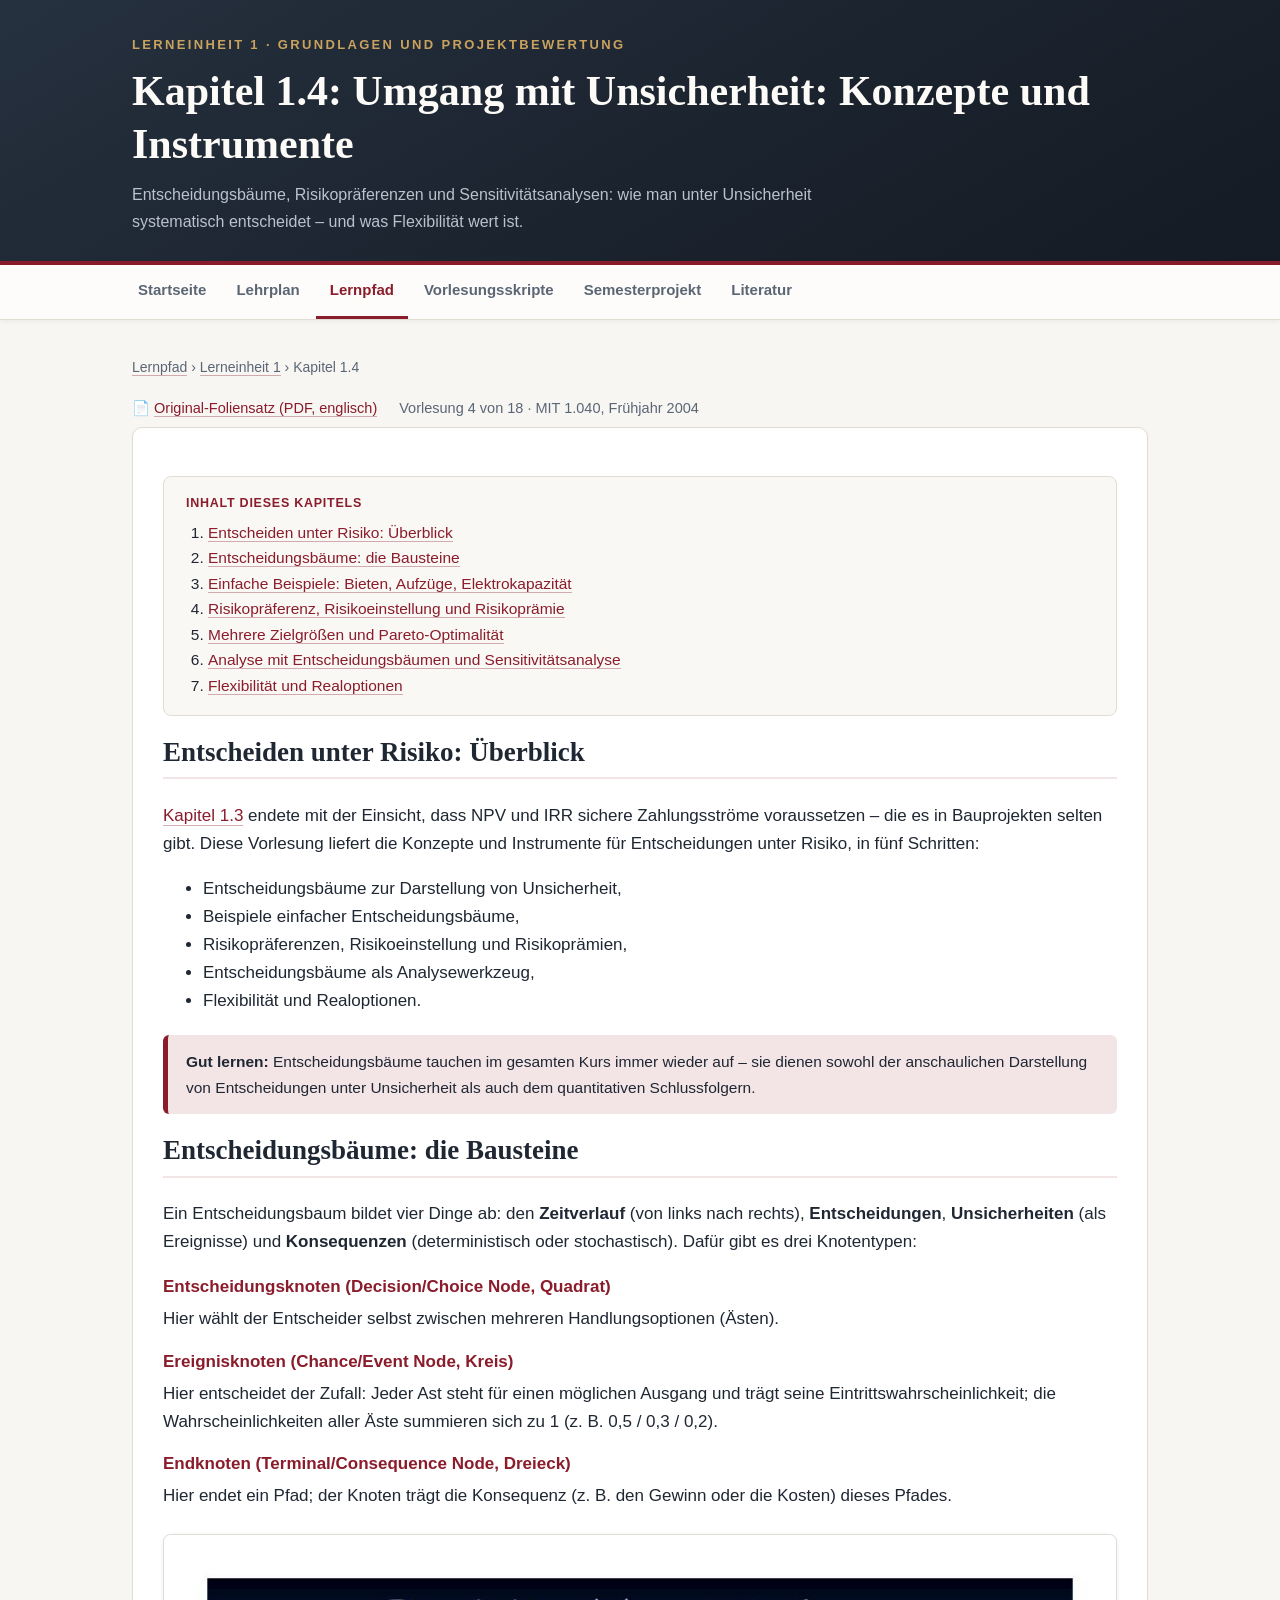
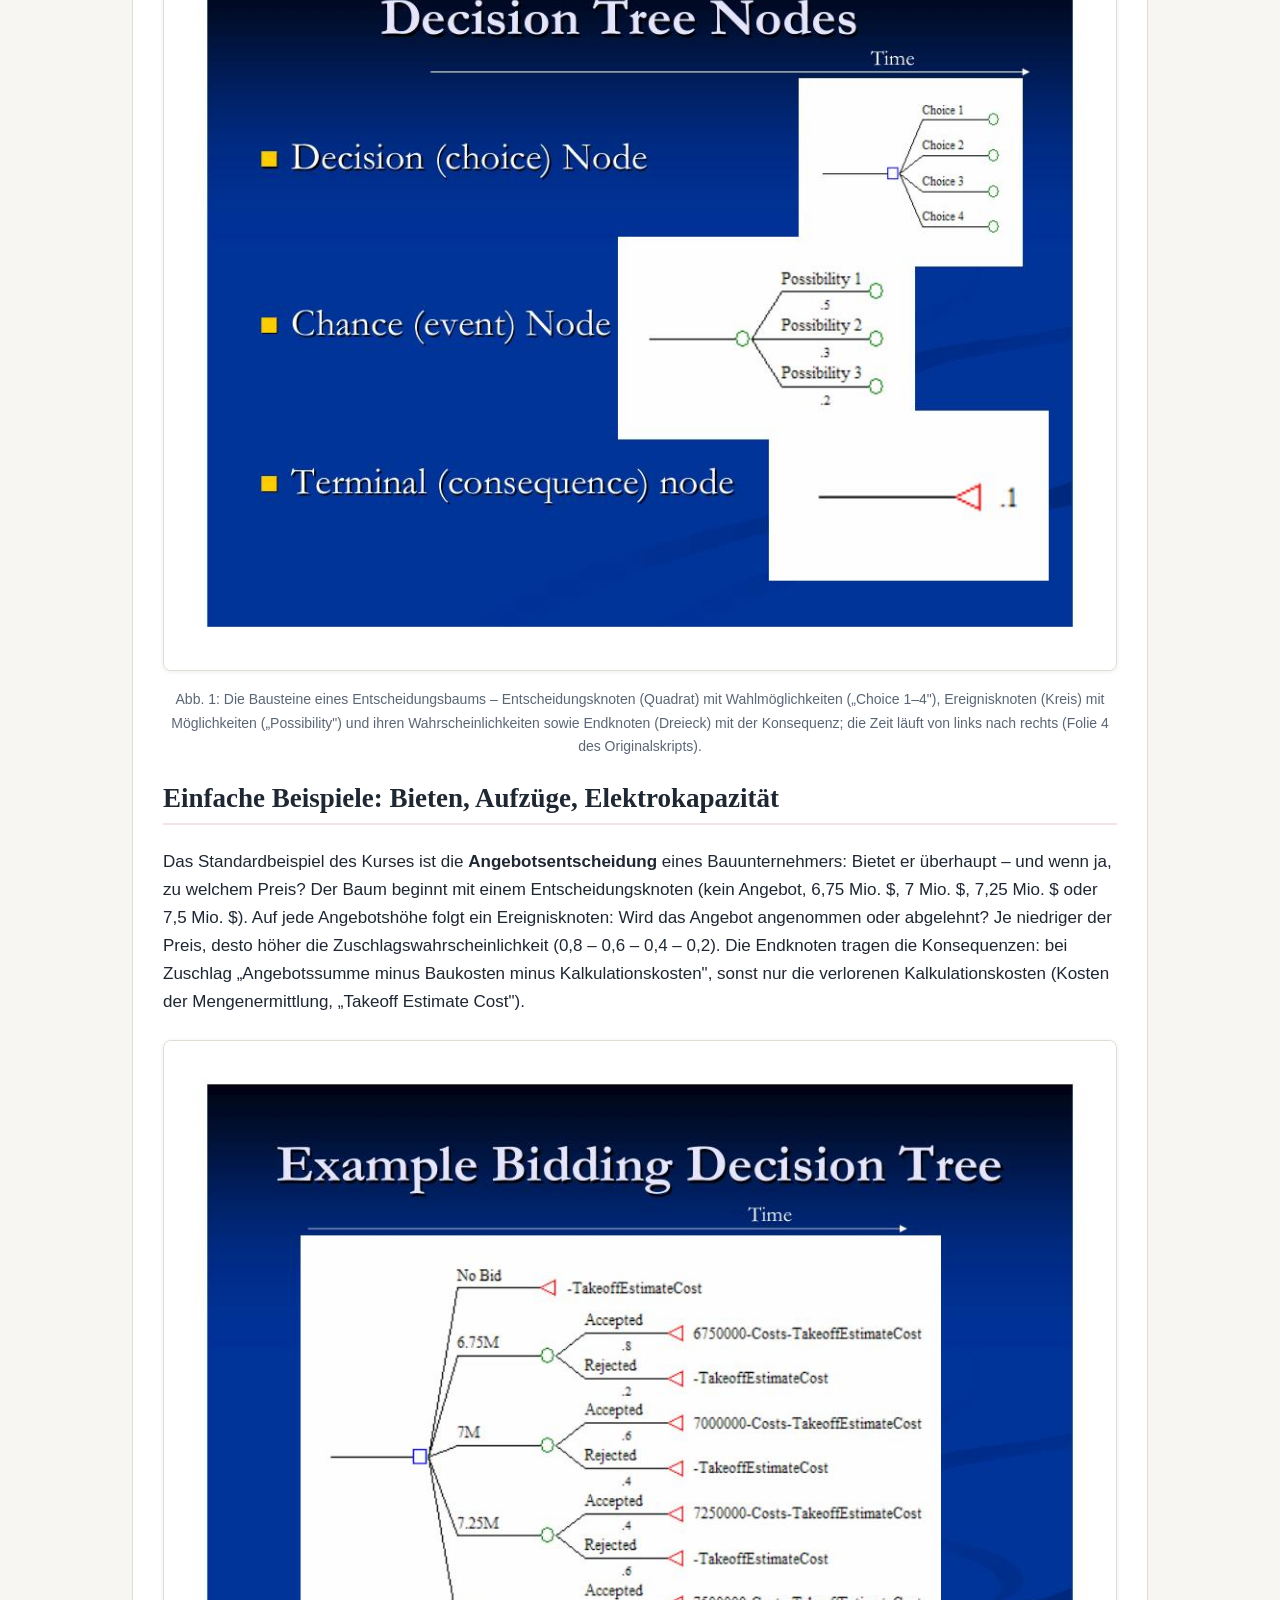
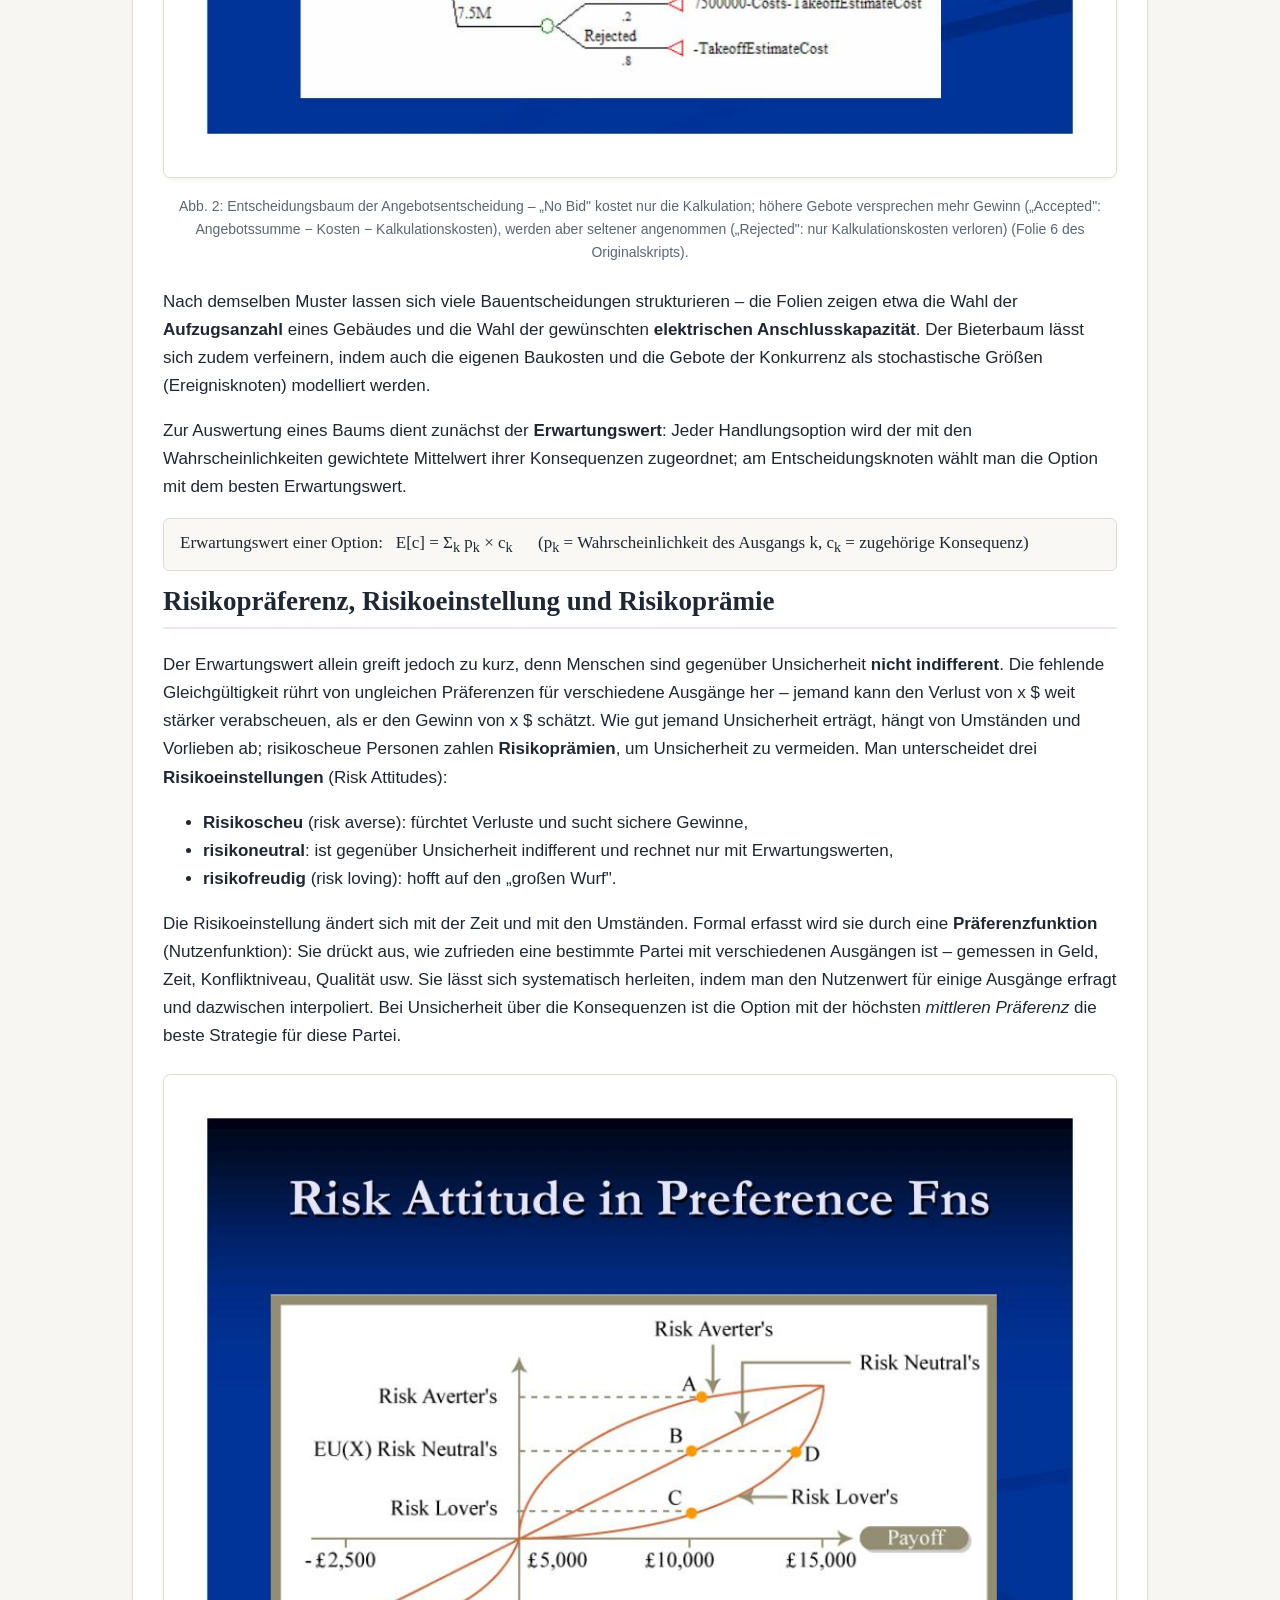
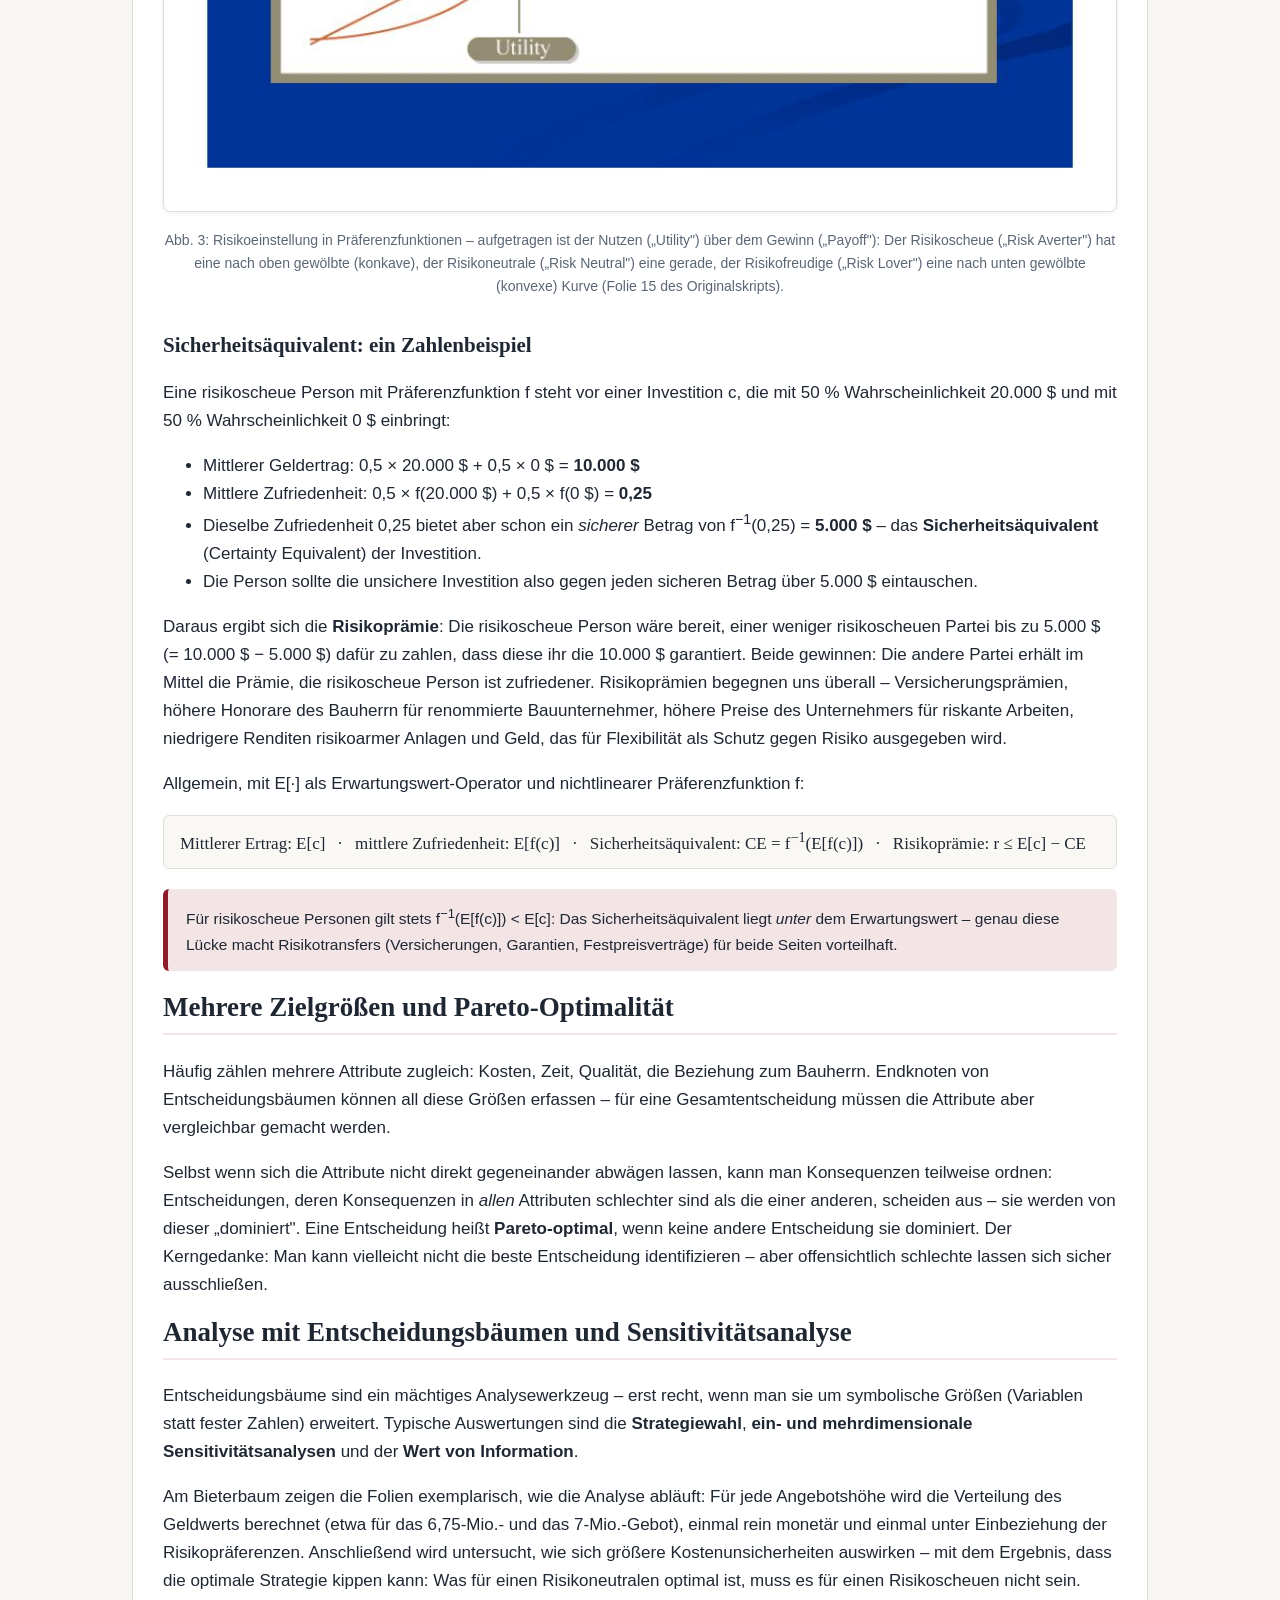
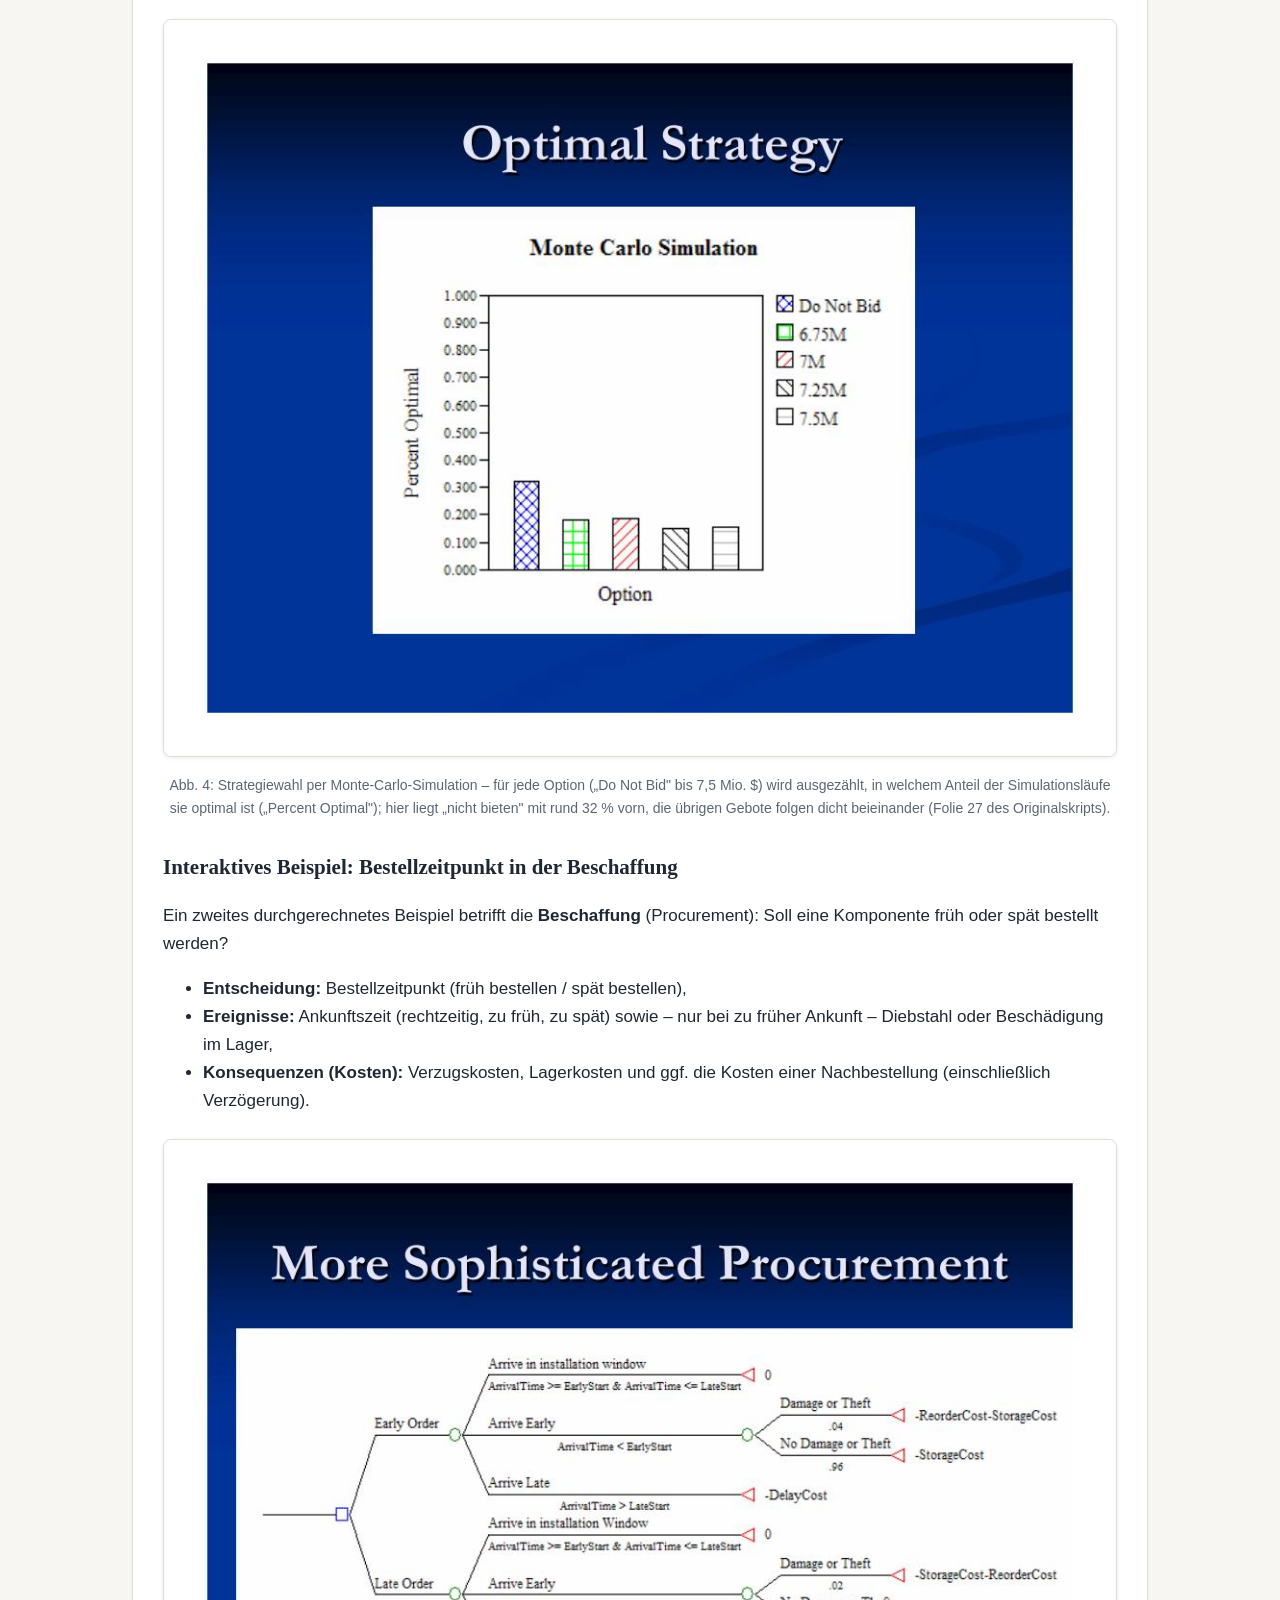
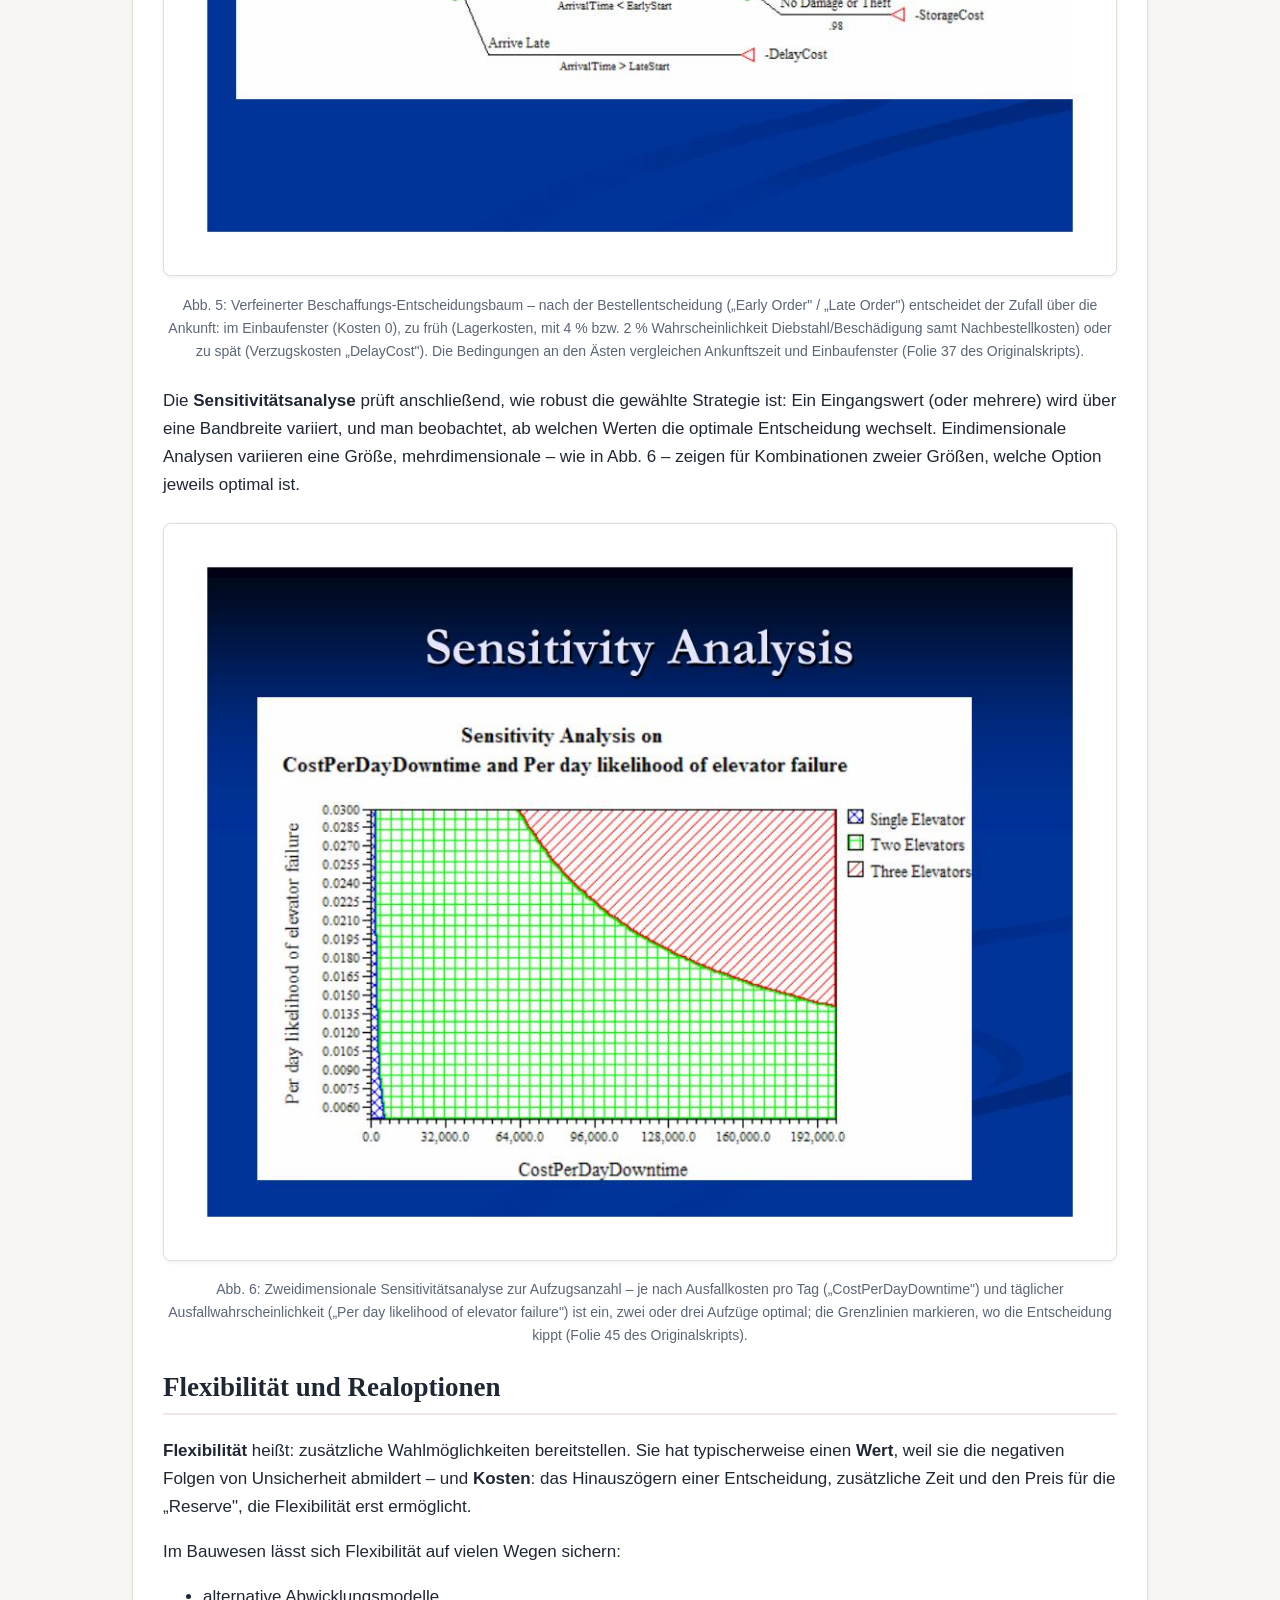
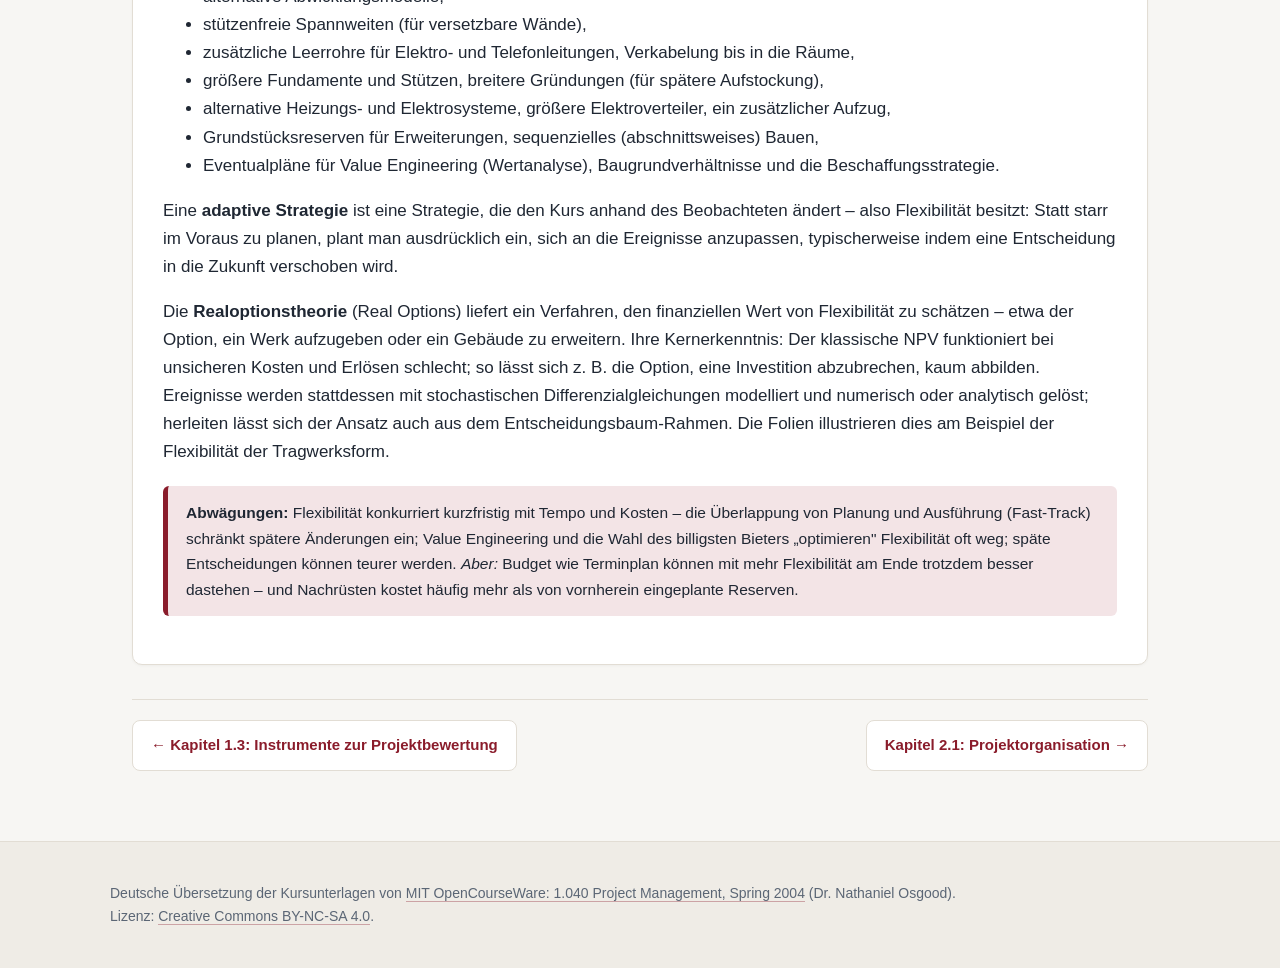
<file: kapitel-1-4.html>
<!DOCTYPE html>
<html lang="de">
<head>
<meta charset="UTF-8">
<meta name="viewport" content="width=device-width, initial-scale=1.0">
<title>Kapitel 1.4: Umgang mit Unsicherheit: Konzepte und Instrumente – Projektmanagement</title>
<meta name="description" content="Kapitel 1.4 des Lernprogramms Projektmanagement: Umgang mit Unsicherheit – Entscheidungsbäume, Risikopräferenzen, Sensitivitätsanalysen und Realoptionen, vollständig übersetzt und aufbereitet.">
<link rel="stylesheet" href="style.css">
</head>
<body>

<header class="site-header">
  <div class="inner">
    <p class="kicker">Lerneinheit 1 · Grundlagen und Projektbewertung</p>
    <h1>Kapitel 1.4: Umgang mit Unsicherheit: Konzepte und Instrumente</h1>
    <p class="sub">Entscheidungsbäume, Risikopräferenzen und Sensitivitätsanalysen: wie man unter Unsicherheit systematisch entscheidet – und was Flexibilität wert ist.</p>
  </div>
</header>

<nav class="mainnav">
  <div class="inner">
    <a href="index.html">Startseite</a>
    <a href="lehrplan.html">Lehrplan</a>
    <a href="kursplan.html" class="active">Lernpfad</a>
    <a href="vorlesungen.html">Vorlesungsskripte</a>
    <a href="projekt.html">Semesterprojekt</a>
    <a href="literatur.html">Literatur</a>
  </div>
</nav>

<main>
  <p class="breadcrumb"><a href="kursplan.html">Lernpfad</a> › <a href="kursplan.html#le1">Lerneinheit 1</a> › Kapitel 1.4</p>
  <div class="kapitel-meta">
    <span>📄 <a href="pdfs/vorlesung-04-umgang-mit-unsicherheit.pdf">Original-Foliensatz (PDF, englisch)</a></span>
    <span>Vorlesung 4 von 18 · MIT 1.040, Frühjahr 2004</span>
  </div>

  <section class="card">
    <div class="toc">
      <span class="label">Inhalt dieses Kapitels</span>
      <ol>
        <li><a href="#abschnitt-1">Entscheiden unter Risiko: Überblick</a></li>
        <li><a href="#abschnitt-2">Entscheidungsbäume: die Bausteine</a></li>
        <li><a href="#abschnitt-3">Einfache Beispiele: Bieten, Aufzüge, Elektrokapazität</a></li>
        <li><a href="#abschnitt-4">Risikopräferenz, Risikoeinstellung und Risikoprämie</a></li>
        <li><a href="#abschnitt-5">Mehrere Zielgrößen und Pareto-Optimalität</a></li>
        <li><a href="#abschnitt-6">Analyse mit Entscheidungsbäumen und Sensitivitätsanalyse</a></li>
        <li><a href="#abschnitt-7">Flexibilität und Realoptionen</a></li>
      </ol>
    </div>

    <h2 id="abschnitt-1">Entscheiden unter Risiko: Überblick</h2>
    <p><a href="kapitel-1-3.html">Kapitel 1.3</a> endete mit der Einsicht, dass NPV und IRR sichere Zahlungsströme voraussetzen – die es in Bauprojekten selten gibt. Diese Vorlesung liefert die Konzepte und Instrumente für Entscheidungen unter Risiko, in fünf Schritten:</p>
    <ul>
      <li>Entscheidungsbäume zur Darstellung von Unsicherheit,</li>
      <li>Beispiele einfacher Entscheidungsbäume,</li>
      <li>Risikopräferenzen, Risikoeinstellung und Risikoprämien,</li>
      <li>Entscheidungsbäume als Analysewerkzeug,</li>
      <li>Flexibilität und Realoptionen.</li>
    </ul>
    <div class="note"><strong>Gut lernen:</strong> Entscheidungsbäume tauchen im gesamten Kurs immer wieder auf – sie dienen sowohl der anschaulichen Darstellung von Entscheidungen unter Unsicherheit als auch dem quantitativen Schlussfolgern.</div>

    <h2 id="abschnitt-2">Entscheidungsbäume: die Bausteine</h2>
    <p>Ein Entscheidungsbaum bildet vier Dinge ab: den <strong>Zeitverlauf</strong> (von links nach rechts), <strong>Entscheidungen</strong>, <strong>Unsicherheiten</strong> (als Ereignisse) und <strong>Konsequenzen</strong> (deterministisch oder stochastisch). Dafür gibt es drei Knotentypen:</p>
    <dl class="begriffe">
      <dt>Entscheidungsknoten (Decision/Choice Node, Quadrat)</dt>
      <dd>Hier wählt der Entscheider selbst zwischen mehreren Handlungsoptionen (Ästen).</dd>
      <dt>Ereignisknoten (Chance/Event Node, Kreis)</dt>
      <dd>Hier entscheidet der Zufall: Jeder Ast steht für einen möglichen Ausgang und trägt seine Eintrittswahrscheinlichkeit; die Wahrscheinlichkeiten aller Äste summieren sich zu 1 (z.&nbsp;B. 0,5 / 0,3 / 0,2).</dd>
      <dt>Endknoten (Terminal/Consequence Node, Dreieck)</dt>
      <dd>Hier endet ein Pfad; der Knoten trägt die Konsequenz (z.&nbsp;B. den Gewinn oder die Kosten) dieses Pfades.</dd>
    </dl>
    <figure class="slide-fig">
      <img src="bilder/kapitel/k14-abb1.jpg" alt="Die drei Knotentypen eines Entscheidungsbaums: Entscheidungsknoten als Quadrat mit vier Wahlmöglichkeiten, Ereignisknoten als Kreis mit drei Möglichkeiten und Wahrscheinlichkeiten 0,5, 0,3 und 0,2, Endknoten als Dreieck mit Konsequenz" loading="lazy">
      <figcaption>Abb. 1: Die Bausteine eines Entscheidungsbaums – Entscheidungsknoten (Quadrat) mit Wahlmöglichkeiten („Choice 1–4"), Ereignisknoten (Kreis) mit Möglichkeiten („Possibility") und ihren Wahrscheinlichkeiten sowie Endknoten (Dreieck) mit der Konsequenz; die Zeit läuft von links nach rechts (Folie 4 des Originalskripts).</figcaption>
    </figure>

    <h2 id="abschnitt-3">Einfache Beispiele: Bieten, Aufzüge, Elektrokapazität</h2>
    <p>Das Standardbeispiel des Kurses ist die <strong>Angebotsentscheidung</strong> eines Bauunternehmers: Bietet er überhaupt – und wenn ja, zu welchem Preis? Der Baum beginnt mit einem Entscheidungsknoten (kein Angebot, 6,75&nbsp;Mio.&nbsp;$, 7&nbsp;Mio.&nbsp;$, 7,25&nbsp;Mio.&nbsp;$ oder 7,5&nbsp;Mio.&nbsp;$). Auf jede Angebotshöhe folgt ein Ereignisknoten: Wird das Angebot angenommen oder abgelehnt? Je niedriger der Preis, desto höher die Zuschlagswahrscheinlichkeit (0,8 – 0,6 – 0,4 – 0,2). Die Endknoten tragen die Konsequenzen: bei Zuschlag „Angebotssumme minus Baukosten minus Kalkulationskosten", sonst nur die verlorenen Kalkulationskosten (Kosten der Mengenermittlung, „Takeoff Estimate Cost").</p>
    <figure class="slide-fig">
      <img src="bilder/kapitel/k14-abb2.jpg" alt="Entscheidungsbaum der Angebotsentscheidung: Wahl zwischen keinem Angebot und Geboten von 6,75 bis 7,5 Millionen Dollar; je Gebot ein Ereignisknoten Angenommen/Abgelehnt mit Wahrscheinlichkeiten von 0,8 bis 0,2 und den jeweiligen Gewinnkonsequenzen" loading="lazy">
      <figcaption>Abb. 2: Entscheidungsbaum der Angebotsentscheidung – „No Bid" kostet nur die Kalkulation; höhere Gebote versprechen mehr Gewinn („Accepted": Angebotssumme − Kosten − Kalkulationskosten), werden aber seltener angenommen („Rejected": nur Kalkulationskosten verloren) (Folie 6 des Originalskripts).</figcaption>
    </figure>
    <p>Nach demselben Muster lassen sich viele Bauentscheidungen strukturieren – die Folien zeigen etwa die Wahl der <strong>Aufzugsanzahl</strong> eines Gebäudes und die Wahl der gewünschten <strong>elektrischen Anschlusskapazität</strong>. Der Bieterbaum lässt sich zudem verfeinern, indem auch die eigenen Baukosten und die Gebote der Konkurrenz als stochastische Größen (Ereignisknoten) modelliert werden.</p>
    <p>Zur Auswertung eines Baums dient zunächst der <strong>Erwartungswert</strong>: Jeder Handlungsoption wird der mit den Wahrscheinlichkeiten gewichtete Mittelwert ihrer Konsequenzen zugeordnet; am Entscheidungsknoten wählt man die Option mit dem besten Erwartungswert.</p>
    <div class="formel">Erwartungswert einer Option: &nbsp; E[c] = Σ<sub>k</sub> p<sub>k</sub> × c<sub>k</sub> &nbsp;&nbsp;&nbsp;&nbsp; (p<sub>k</sub> = Wahrscheinlichkeit des Ausgangs k, c<sub>k</sub> = zugehörige Konsequenz)</div>

    <h2 id="abschnitt-4">Risikopräferenz, Risikoeinstellung und Risikoprämie</h2>
    <p>Der Erwartungswert allein greift jedoch zu kurz, denn Menschen sind gegenüber Unsicherheit <strong>nicht indifferent</strong>. Die fehlende Gleichgültigkeit rührt von ungleichen Präferenzen für verschiedene Ausgänge her – jemand kann den Verlust von x&nbsp;$ weit stärker verabscheuen, als er den Gewinn von x&nbsp;$ schätzt. Wie gut jemand Unsicherheit erträgt, hängt von Umständen und Vorlieben ab; risikoscheue Personen zahlen <strong>Risikoprämien</strong>, um Unsicherheit zu vermeiden. Man unterscheidet drei <strong>Risikoeinstellungen</strong> (Risk Attitudes):</p>
    <ul>
      <li><strong>Risikoscheu</strong> (risk averse): fürchtet Verluste und sucht sichere Gewinne,</li>
      <li><strong>risikoneutral</strong>: ist gegenüber Unsicherheit indifferent und rechnet nur mit Erwartungswerten,</li>
      <li><strong>risikofreudig</strong> (risk loving): hofft auf den „großen Wurf".</li>
    </ul>
    <p>Die Risikoeinstellung ändert sich mit der Zeit und mit den Umständen. Formal erfasst wird sie durch eine <strong>Präferenzfunktion</strong> (Nutzenfunktion): Sie drückt aus, wie zufrieden eine bestimmte Partei mit verschiedenen Ausgängen ist – gemessen in Geld, Zeit, Konfliktniveau, Qualität usw. Sie lässt sich systematisch herleiten, indem man den Nutzenwert für einige Ausgänge erfragt und dazwischen interpoliert. Bei Unsicherheit über die Konsequenzen ist die Option mit der höchsten <em>mittleren Präferenz</em> die beste Strategie für diese Partei.</p>
    <figure class="slide-fig">
      <img src="bilder/kapitel/k14-abb3.jpg" alt="Diagramm dreier Präferenzfunktionen über dem Gewinn: konkave Kurve des Risikoscheuen, Gerade des Risikoneutralen, konvexe Kurve des Risikofreudigen" loading="lazy">
      <figcaption>Abb. 3: Risikoeinstellung in Präferenzfunktionen – aufgetragen ist der Nutzen („Utility") über dem Gewinn („Payoff"): Der Risikoscheue („Risk Averter") hat eine nach oben gewölbte (konkave), der Risikoneutrale („Risk Neutral") eine gerade, der Risikofreudige („Risk Lover") eine nach unten gewölbte (konvexe) Kurve (Folie 15 des Originalskripts).</figcaption>
    </figure>

    <h3>Sicherheitsäquivalent: ein Zahlenbeispiel</h3>
    <p>Eine risikoscheue Person mit Präferenzfunktion f steht vor einer Investition c, die mit 50&nbsp;% Wahrscheinlichkeit 20.000&nbsp;$ und mit 50&nbsp;% Wahrscheinlichkeit 0&nbsp;$ einbringt:</p>
    <ul>
      <li>Mittlerer Geldertrag: 0,5 × 20.000&nbsp;$ + 0,5 × 0&nbsp;$ = <strong>10.000&nbsp;$</strong></li>
      <li>Mittlere Zufriedenheit: 0,5 × f(20.000&nbsp;$) + 0,5 × f(0&nbsp;$) = <strong>0,25</strong></li>
      <li>Dieselbe Zufriedenheit 0,25 bietet aber schon ein <em>sicherer</em> Betrag von f<sup>−1</sup>(0,25) = <strong>5.000&nbsp;$</strong> – das <strong>Sicherheitsäquivalent</strong> (Certainty Equivalent) der Investition.</li>
      <li>Die Person sollte die unsichere Investition also gegen jeden sicheren Betrag über 5.000&nbsp;$ eintauschen.</li>
    </ul>
    <p>Daraus ergibt sich die <strong>Risikoprämie</strong>: Die risikoscheue Person wäre bereit, einer weniger risikoscheuen Partei bis zu 5.000&nbsp;$ (= 10.000&nbsp;$ − 5.000&nbsp;$) dafür zu zahlen, dass diese ihr die 10.000&nbsp;$ garantiert. Beide gewinnen: Die andere Partei erhält im Mittel die Prämie, die risikoscheue Person ist zufriedener. Risikoprämien begegnen uns überall – Versicherungsprämien, höhere Honorare des Bauherrn für renommierte Bauunternehmer, höhere Preise des Unternehmers für riskante Arbeiten, niedrigere Renditen risikoarmer Anlagen und Geld, das für Flexibilität als Schutz gegen Risiko ausgegeben wird.</p>
    <p>Allgemein, mit E[·] als Erwartungswert-Operator und nichtlinearer Präferenzfunktion f:</p>
    <div class="formel">Mittlerer Ertrag: E[c] &nbsp;&nbsp;·&nbsp;&nbsp; mittlere Zufriedenheit: E[f(c)] &nbsp;&nbsp;·&nbsp;&nbsp; Sicherheitsäquivalent: CE = f<sup>−1</sup>(E[f(c)]) &nbsp;&nbsp;·&nbsp;&nbsp; Risikoprämie: r ≤ E[c] − CE</div>
    <div class="note">Für risikoscheue Personen gilt stets f<sup>−1</sup>(E[f(c)]) &lt; E[c]: Das Sicherheitsäquivalent liegt <em>unter</em> dem Erwartungswert – genau diese Lücke macht Risikotransfers (Versicherungen, Garantien, Festpreisverträge) für beide Seiten vorteilhaft.</div>

    <h2 id="abschnitt-5">Mehrere Zielgrößen und Pareto-Optimalität</h2>
    <p>Häufig zählen mehrere Attribute zugleich: Kosten, Zeit, Qualität, die Beziehung zum Bauherrn. Endknoten von Entscheidungsbäumen können all diese Größen erfassen – für eine Gesamtentscheidung müssen die Attribute aber vergleichbar gemacht werden.</p>
    <p>Selbst wenn sich die Attribute nicht direkt gegeneinander abwägen lassen, kann man Konsequenzen teilweise ordnen: Entscheidungen, deren Konsequenzen in <em>allen</em> Attributen schlechter sind als die einer anderen, scheiden aus – sie werden von dieser „dominiert". Eine Entscheidung heißt <strong>Pareto-optimal</strong>, wenn keine andere Entscheidung sie dominiert. Der Kerngedanke: Man kann vielleicht nicht die beste Entscheidung identifizieren – aber offensichtlich schlechte lassen sich sicher ausschließen.</p>

    <h2 id="abschnitt-6">Analyse mit Entscheidungsbäumen und Sensitivitätsanalyse</h2>
    <p>Entscheidungsbäume sind ein mächtiges Analysewerkzeug – erst recht, wenn man sie um symbolische Größen (Variablen statt fester Zahlen) erweitert. Typische Auswertungen sind die <strong>Strategiewahl</strong>, <strong>ein- und mehrdimensionale Sensitivitätsanalysen</strong> und der <strong>Wert von Information</strong>.</p>
    <p>Am Bieterbaum zeigen die Folien exemplarisch, wie die Analyse abläuft: Für jede Angebotshöhe wird die Verteilung des Geldwerts berechnet (etwa für das 6,75-Mio.- und das 7-Mio.-Gebot), einmal rein monetär und einmal unter Einbeziehung der Risikopräferenzen. Anschließend wird untersucht, wie sich größere Kostenunsicherheiten auswirken – mit dem Ergebnis, dass die optimale Strategie kippen kann: Was für einen Risikoneutralen optimal ist, muss es für einen Risikoscheuen nicht sein.</p>
    <figure class="slide-fig">
      <img src="bilder/kapitel/k14-abb4.jpg" alt="Balkendiagramm einer Monte-Carlo-Simulation: Anteil der Simulationsläufe, in denen jede Option optimal ist – nicht bieten etwa 32 Prozent, die Gebote 6,75 bis 7,5 Millionen Dollar je 15 bis 19 Prozent" loading="lazy">
      <figcaption>Abb. 4: Strategiewahl per Monte-Carlo-Simulation – für jede Option („Do Not Bid" bis 7,5&nbsp;Mio.&nbsp;$) wird ausgezählt, in welchem Anteil der Simulationsläufe sie optimal ist („Percent Optimal"); hier liegt „nicht bieten" mit rund 32&nbsp;% vorn, die übrigen Gebote folgen dicht beieinander (Folie 27 des Originalskripts).</figcaption>
    </figure>
    <h3>Interaktives Beispiel: Bestellzeitpunkt in der Beschaffung</h3>
    <p>Ein zweites durchgerechnetes Beispiel betrifft die <strong>Beschaffung</strong> (Procurement): Soll eine Komponente früh oder spät bestellt werden?</p>
    <ul>
      <li><strong>Entscheidung:</strong> Bestellzeitpunkt (früh bestellen / spät bestellen),</li>
      <li><strong>Ereignisse:</strong> Ankunftszeit (rechtzeitig, zu früh, zu spät) sowie – nur bei zu früher Ankunft – Diebstahl oder Beschädigung im Lager,</li>
      <li><strong>Konsequenzen (Kosten):</strong> Verzugskosten, Lagerkosten und ggf. die Kosten einer Nachbestellung (einschließlich Verzögerung).</li>
    </ul>
    <figure class="slide-fig">
      <img src="bilder/kapitel/k14-abb5.jpg" alt="Entscheidungsbaum zur Beschaffung: frühe oder späte Bestellung, danach Ereignisse Ankunft im Einbaufenster, zu früh mit Diebstahl- oder Beschädigungsrisiko von 4 beziehungsweise 2 Prozent oder zu spät mit Verzugskosten" loading="lazy">
      <figcaption>Abb. 5: Verfeinerter Beschaffungs-Entscheidungsbaum – nach der Bestellentscheidung („Early Order" / „Late Order") entscheidet der Zufall über die Ankunft: im Einbaufenster (Kosten 0), zu früh (Lagerkosten, mit 4&nbsp;% bzw. 2&nbsp;% Wahrscheinlichkeit Diebstahl/Beschädigung samt Nachbestellkosten) oder zu spät (Verzugskosten „DelayCost"). Die Bedingungen an den Ästen vergleichen Ankunftszeit und Einbaufenster (Folie 37 des Originalskripts).</figcaption>
    </figure>
    <p>Die <strong>Sensitivitätsanalyse</strong> prüft anschließend, wie robust die gewählte Strategie ist: Ein Eingangswert (oder mehrere) wird über eine Bandbreite variiert, und man beobachtet, ab welchen Werten die optimale Entscheidung wechselt. Eindimensionale Analysen variieren eine Größe, mehrdimensionale – wie in Abb.&nbsp;6 – zeigen für Kombinationen zweier Größen, welche Option jeweils optimal ist.</p>
    <figure class="slide-fig">
      <img src="bilder/kapitel/k14-abb6.jpg" alt="Zweidimensionale Sensitivitätsanalyse: Regionen der optimalen Aufzugsanzahl (ein, zwei oder drei Aufzüge) in Abhängigkeit von Ausfallkosten pro Tag und täglicher Ausfallwahrscheinlichkeit" loading="lazy">
      <figcaption>Abb. 6: Zweidimensionale Sensitivitätsanalyse zur Aufzugsanzahl – je nach Ausfallkosten pro Tag („CostPerDayDowntime") und täglicher Ausfallwahrscheinlichkeit („Per day likelihood of elevator failure") ist ein, zwei oder drei Aufzüge optimal; die Grenzlinien markieren, wo die Entscheidung kippt (Folie 45 des Originalskripts).</figcaption>
    </figure>

    <h2 id="abschnitt-7">Flexibilität und Realoptionen</h2>
    <p><strong>Flexibilität</strong> heißt: zusätzliche Wahlmöglichkeiten bereitstellen. Sie hat typischerweise einen <strong>Wert</strong>, weil sie die negativen Folgen von Unsicherheit abmildert – und <strong>Kosten</strong>: das Hinauszögern einer Entscheidung, zusätzliche Zeit und den Preis für die „Reserve", die Flexibilität erst ermöglicht.</p>
    <p>Im Bauwesen lässt sich Flexibilität auf vielen Wegen sichern:</p>
    <ul>
      <li>alternative Abwicklungsmodelle,</li>
      <li>stützenfreie Spannweiten (für versetzbare Wände),</li>
      <li>zusätzliche Leerrohre für Elektro- und Telefonleitungen, Verkabelung bis in die Räume,</li>
      <li>größere Fundamente und Stützen, breitere Gründungen (für spätere Aufstockung),</li>
      <li>alternative Heizungs- und Elektrosysteme, größere Elektroverteiler, ein zusätzlicher Aufzug,</li>
      <li>Grundstücksreserven für Erweiterungen, sequenzielles (abschnittsweises) Bauen,</li>
      <li>Eventualpläne für Value Engineering (Wertanalyse), Baugrundverhältnisse und die Beschaffungsstrategie.</li>
    </ul>
    <p>Eine <strong>adaptive Strategie</strong> ist eine Strategie, die den Kurs anhand des Beobachteten ändert – also Flexibilität besitzt: Statt starr im Voraus zu planen, plant man ausdrücklich ein, sich an die Ereignisse anzupassen, typischerweise indem eine Entscheidung in die Zukunft verschoben wird.</p>
    <p>Die <strong>Realoptionstheorie</strong> (Real Options) liefert ein Verfahren, den finanziellen Wert von Flexibilität zu schätzen – etwa der Option, ein Werk aufzugeben oder ein Gebäude zu erweitern. Ihre Kernerkenntnis: Der klassische NPV funktioniert bei unsicheren Kosten und Erlösen schlecht; so lässt sich z.&nbsp;B. die Option, eine Investition abzubrechen, kaum abbilden. Ereignisse werden stattdessen mit stochastischen Differenzialgleichungen modelliert und numerisch oder analytisch gelöst; herleiten lässt sich der Ansatz auch aus dem Entscheidungsbaum-Rahmen. Die Folien illustrieren dies am Beispiel der Flexibilität der Tragwerksform.</p>
    <div class="note"><strong>Abwägungen:</strong> Flexibilität konkurriert kurzfristig mit Tempo und Kosten – die Überlappung von Planung und Ausführung (Fast-Track) schränkt spätere Änderungen ein; Value Engineering und die Wahl des billigsten Bieters „optimieren" Flexibilität oft weg; späte Entscheidungen können teurer werden. <em>Aber:</em> Budget wie Terminplan können mit mehr Flexibilität am Ende trotzdem besser dastehen – und Nachrüsten kostet häufig mehr als von vornherein eingeplante Reserven.</div>
  </section>

  <nav class="prevnext">
    <a href="kapitel-1-3.html">← Kapitel 1.3: Instrumente zur Projektbewertung</a>
    <span class="spacer"></span>
    <a href="kapitel-2-1.html">Kapitel 2.1: Projektorganisation →</a>
  </nav>
</main>

<footer>
  <div class="inner">
    <p>Deutsche Übersetzung der Kursunterlagen von <a href="https://ocw.mit.edu/courses/1-040-project-management-spring-2004/" target="_blank" rel="noopener">MIT OpenCourseWare: 1.040 Project Management, Spring 2004</a> (Dr.&nbsp;Nathaniel Osgood).<br>
    Lizenz: <a href="https://creativecommons.org/licenses/by-nc-sa/4.0/" target="_blank" rel="noopener">Creative Commons BY-NC-SA 4.0</a>.</p>
  </div>
</footer>

</body>
</html>
</file>
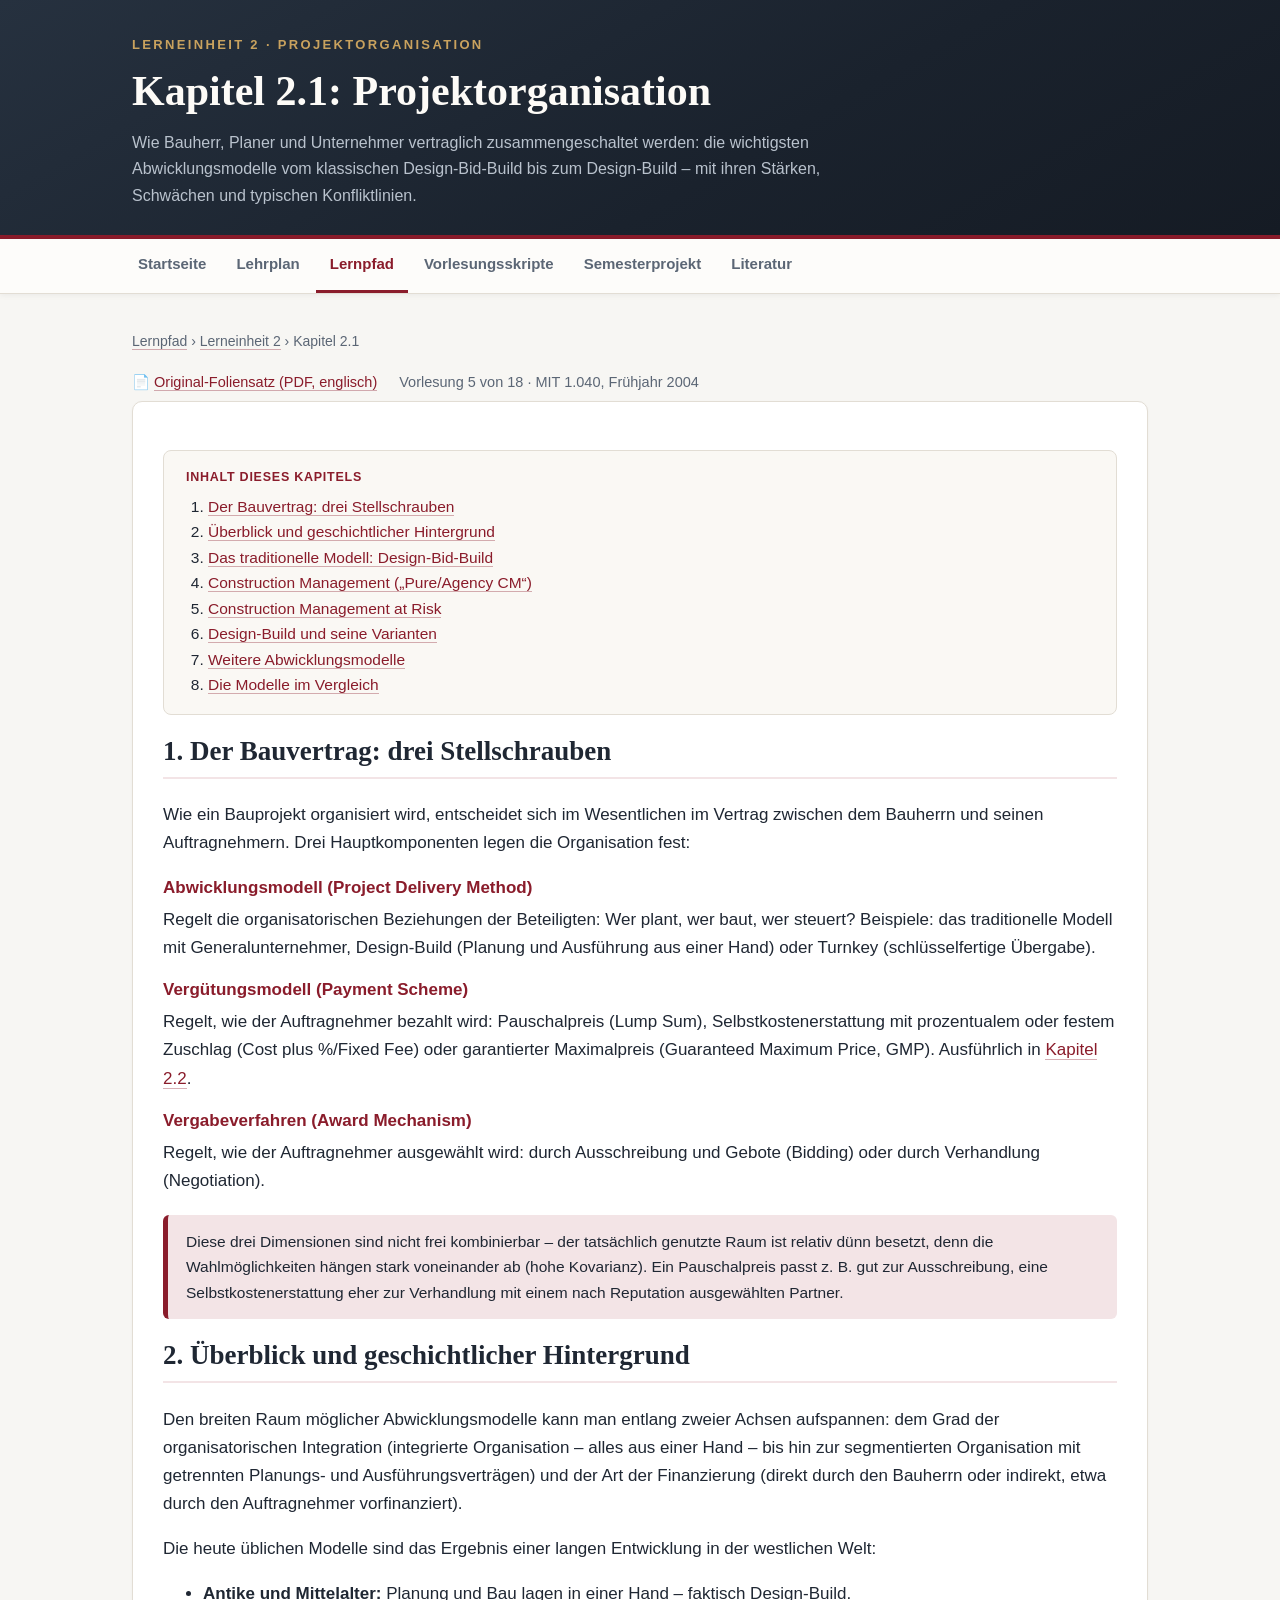
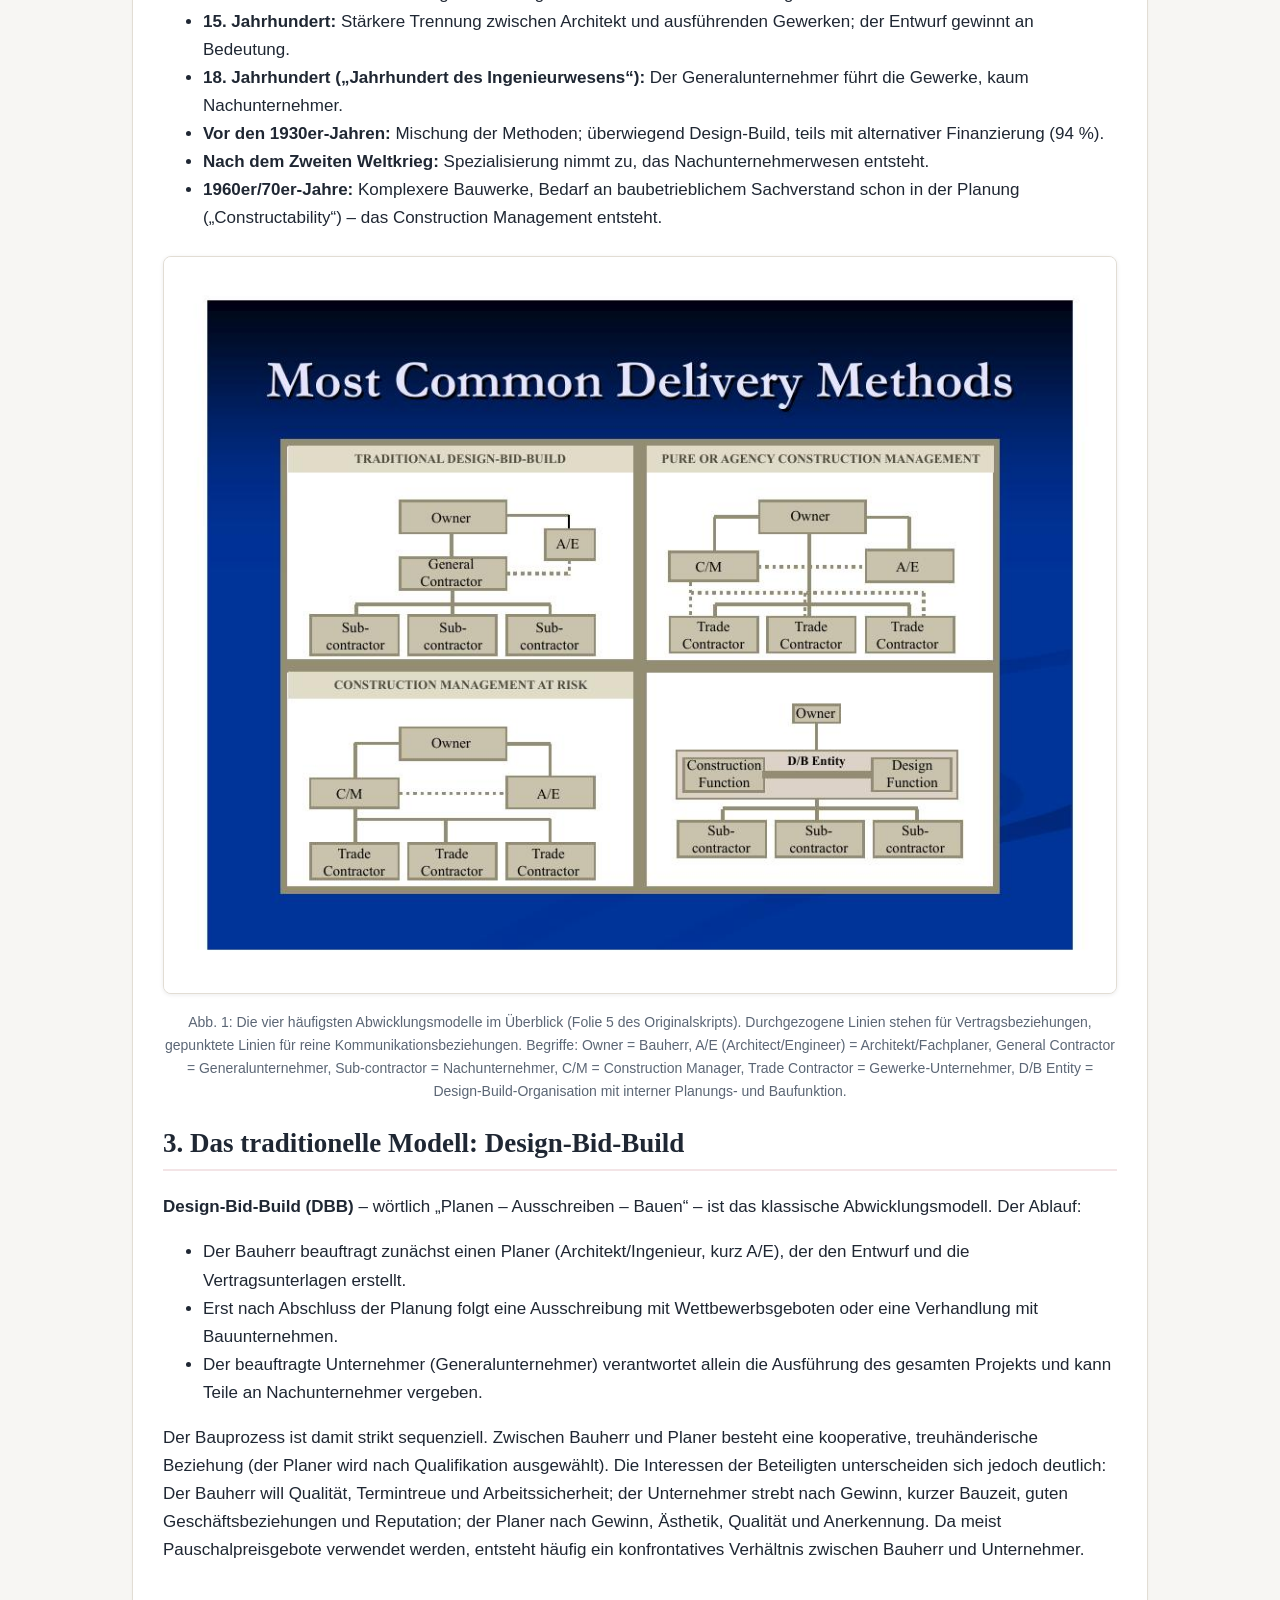
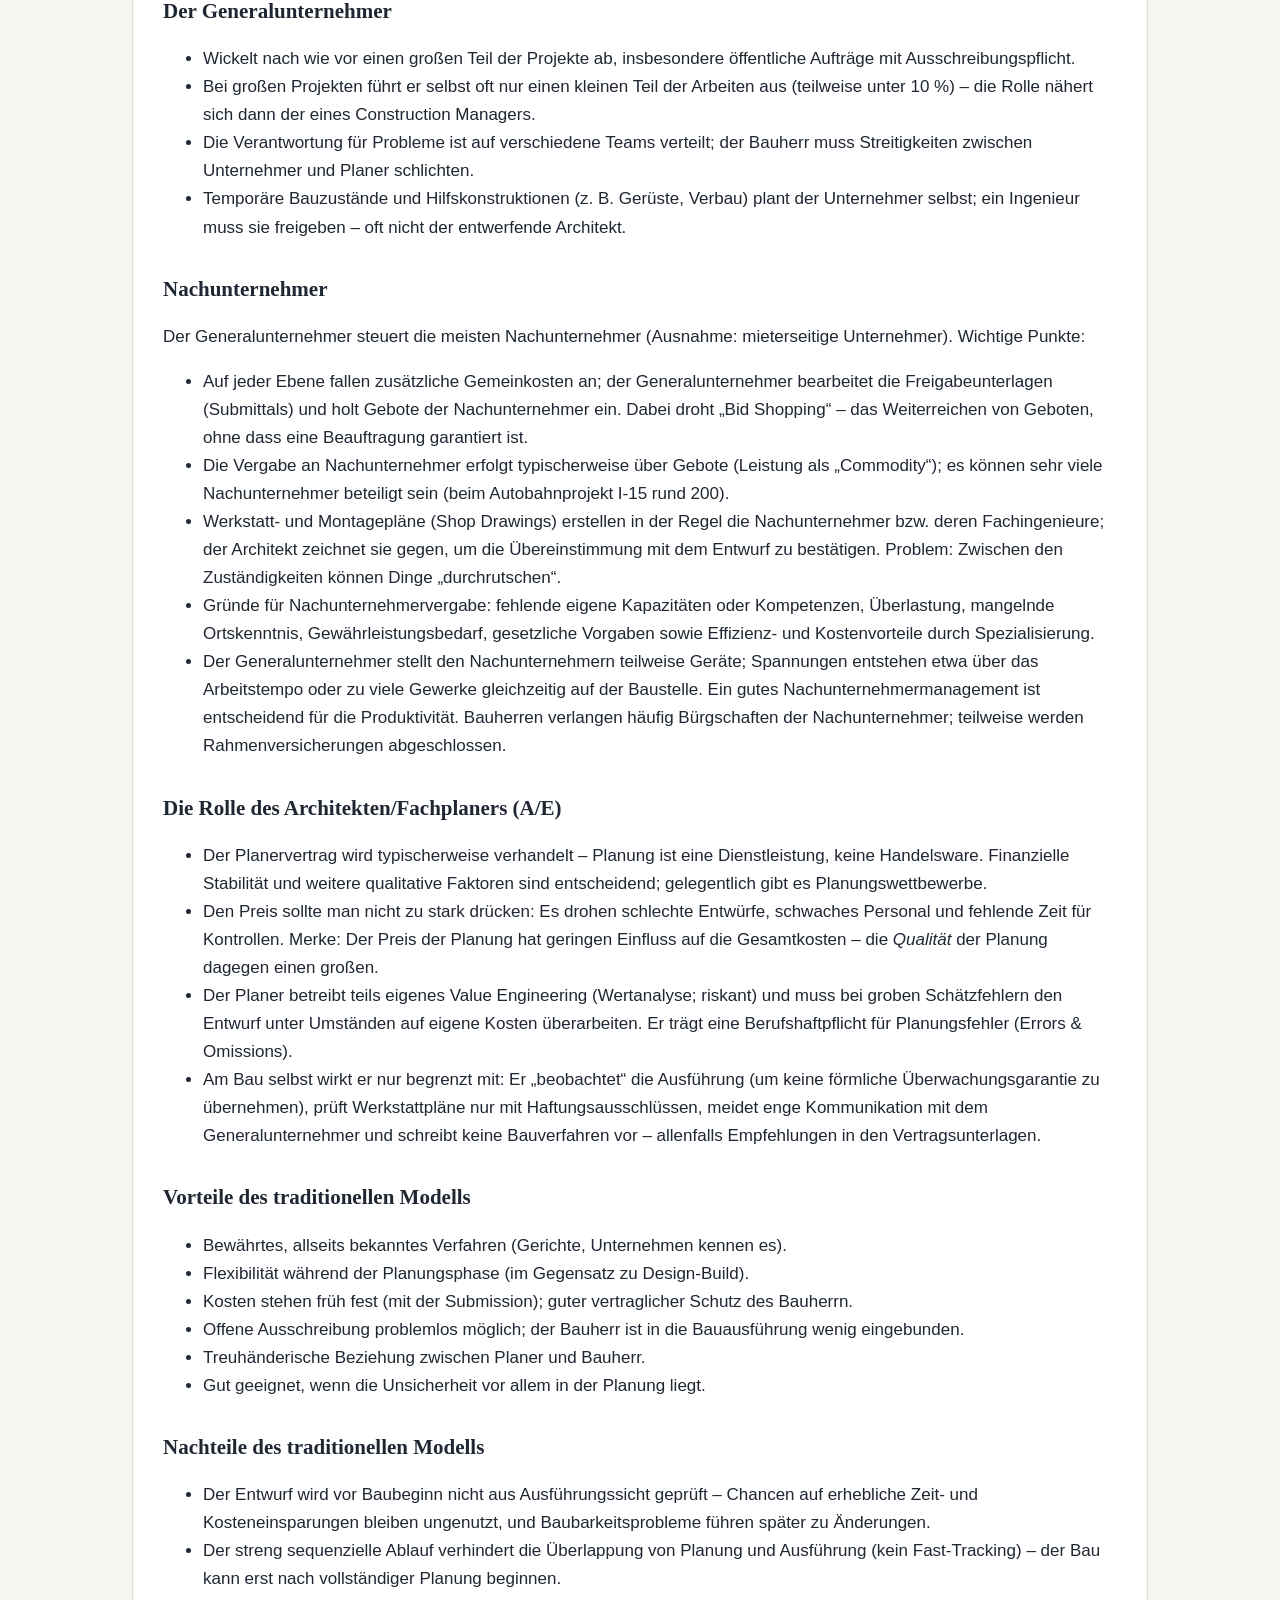
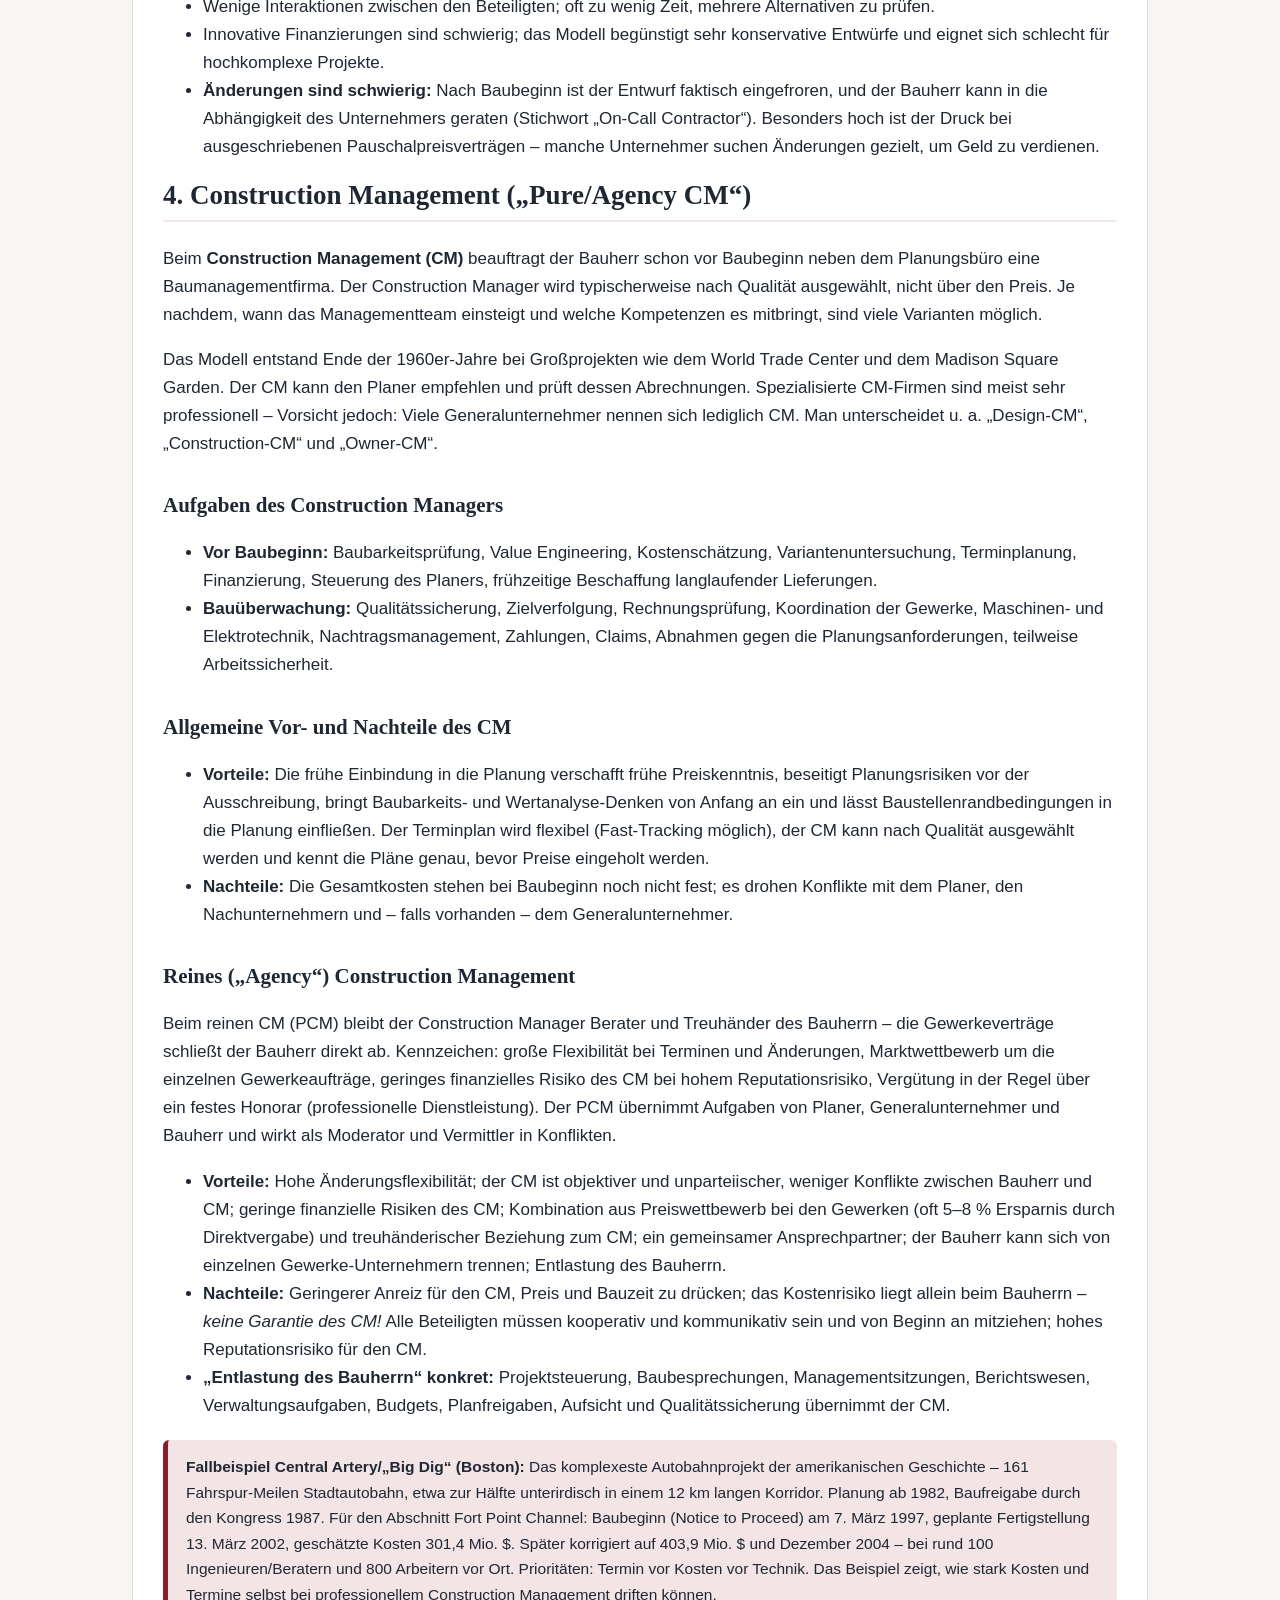
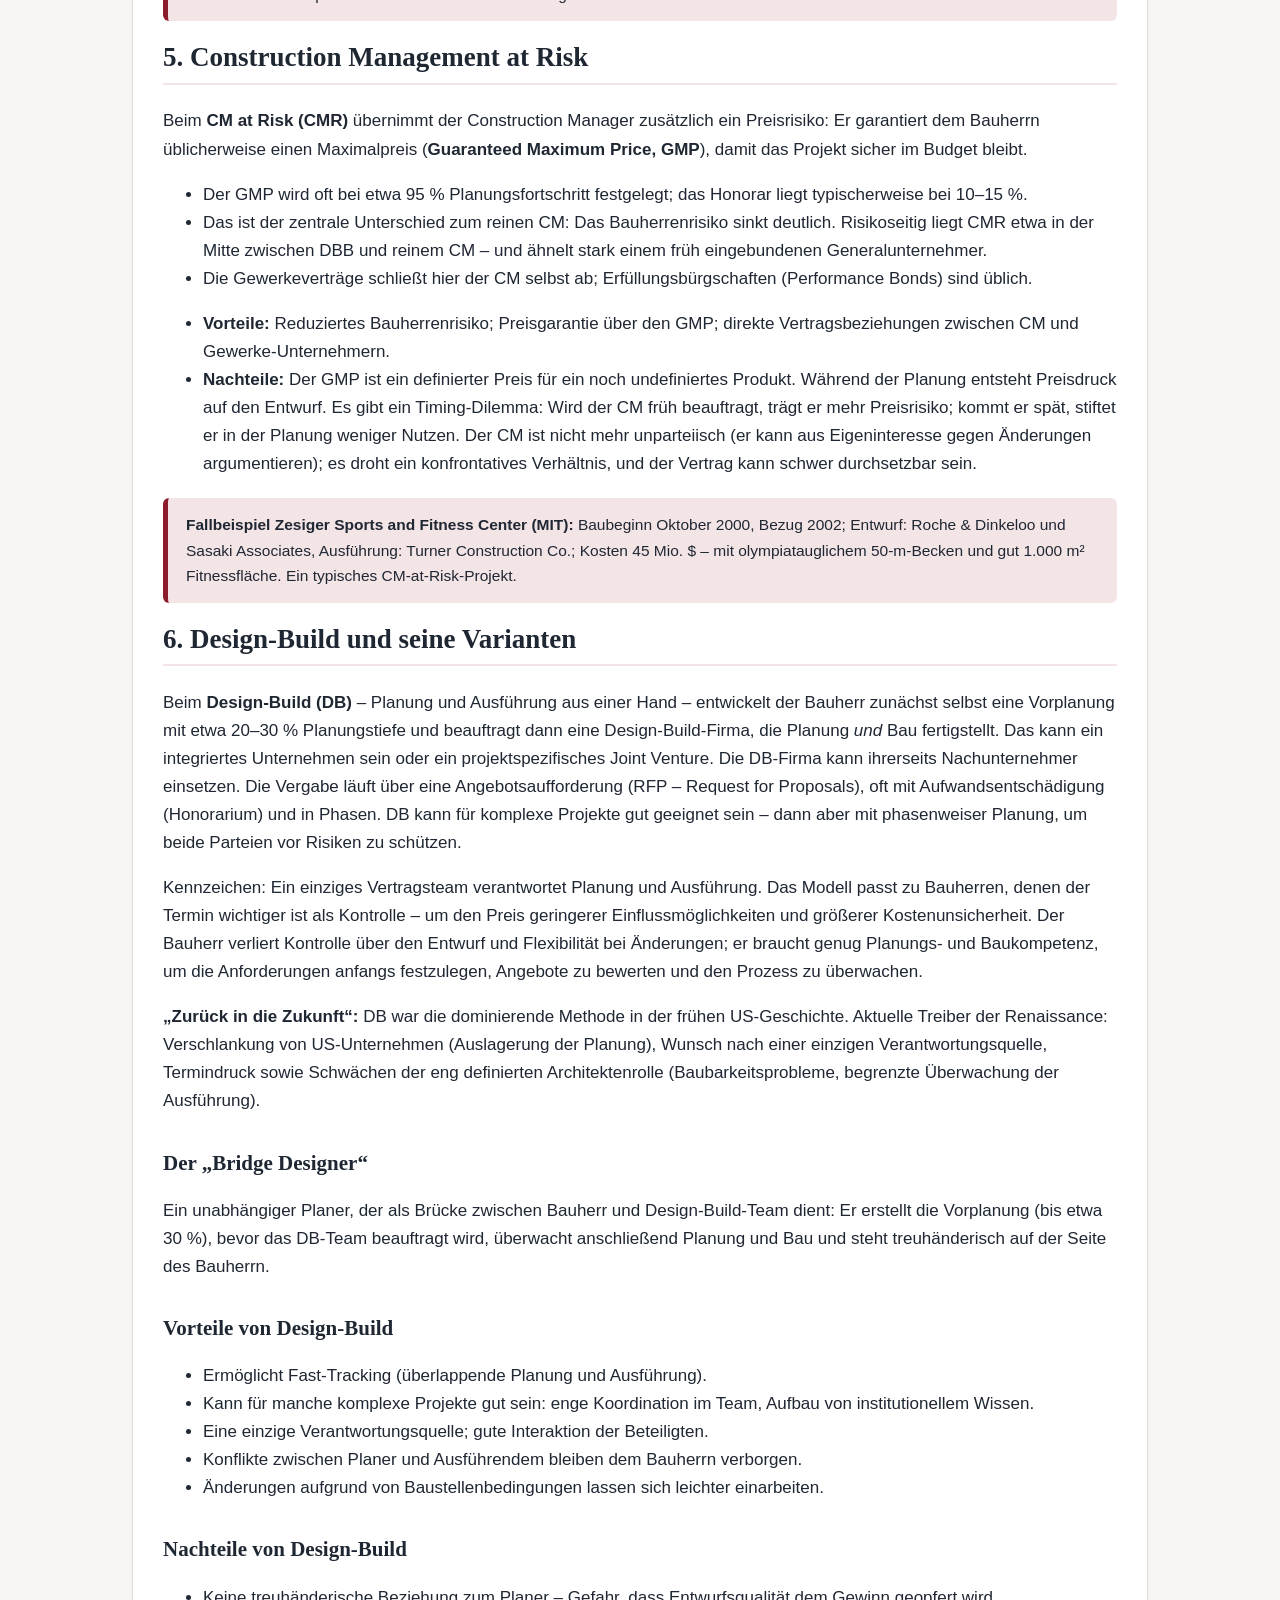
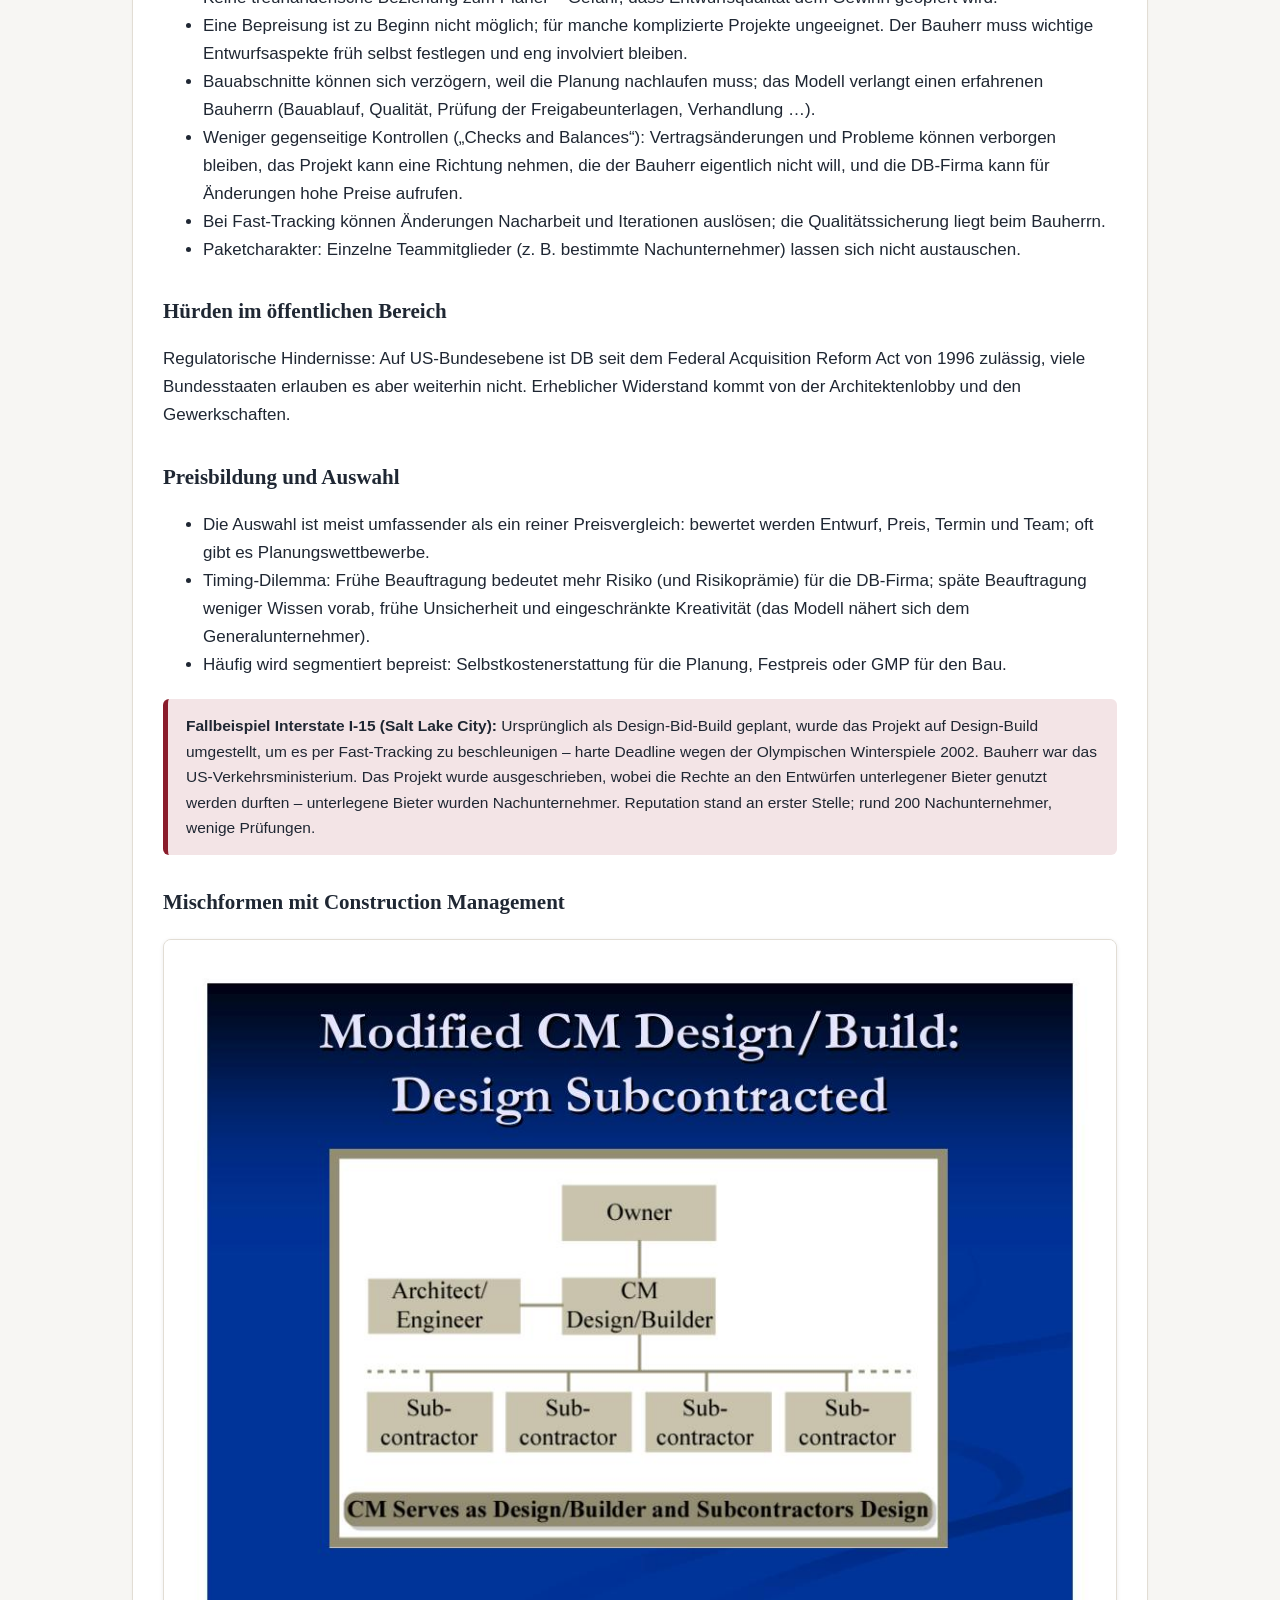
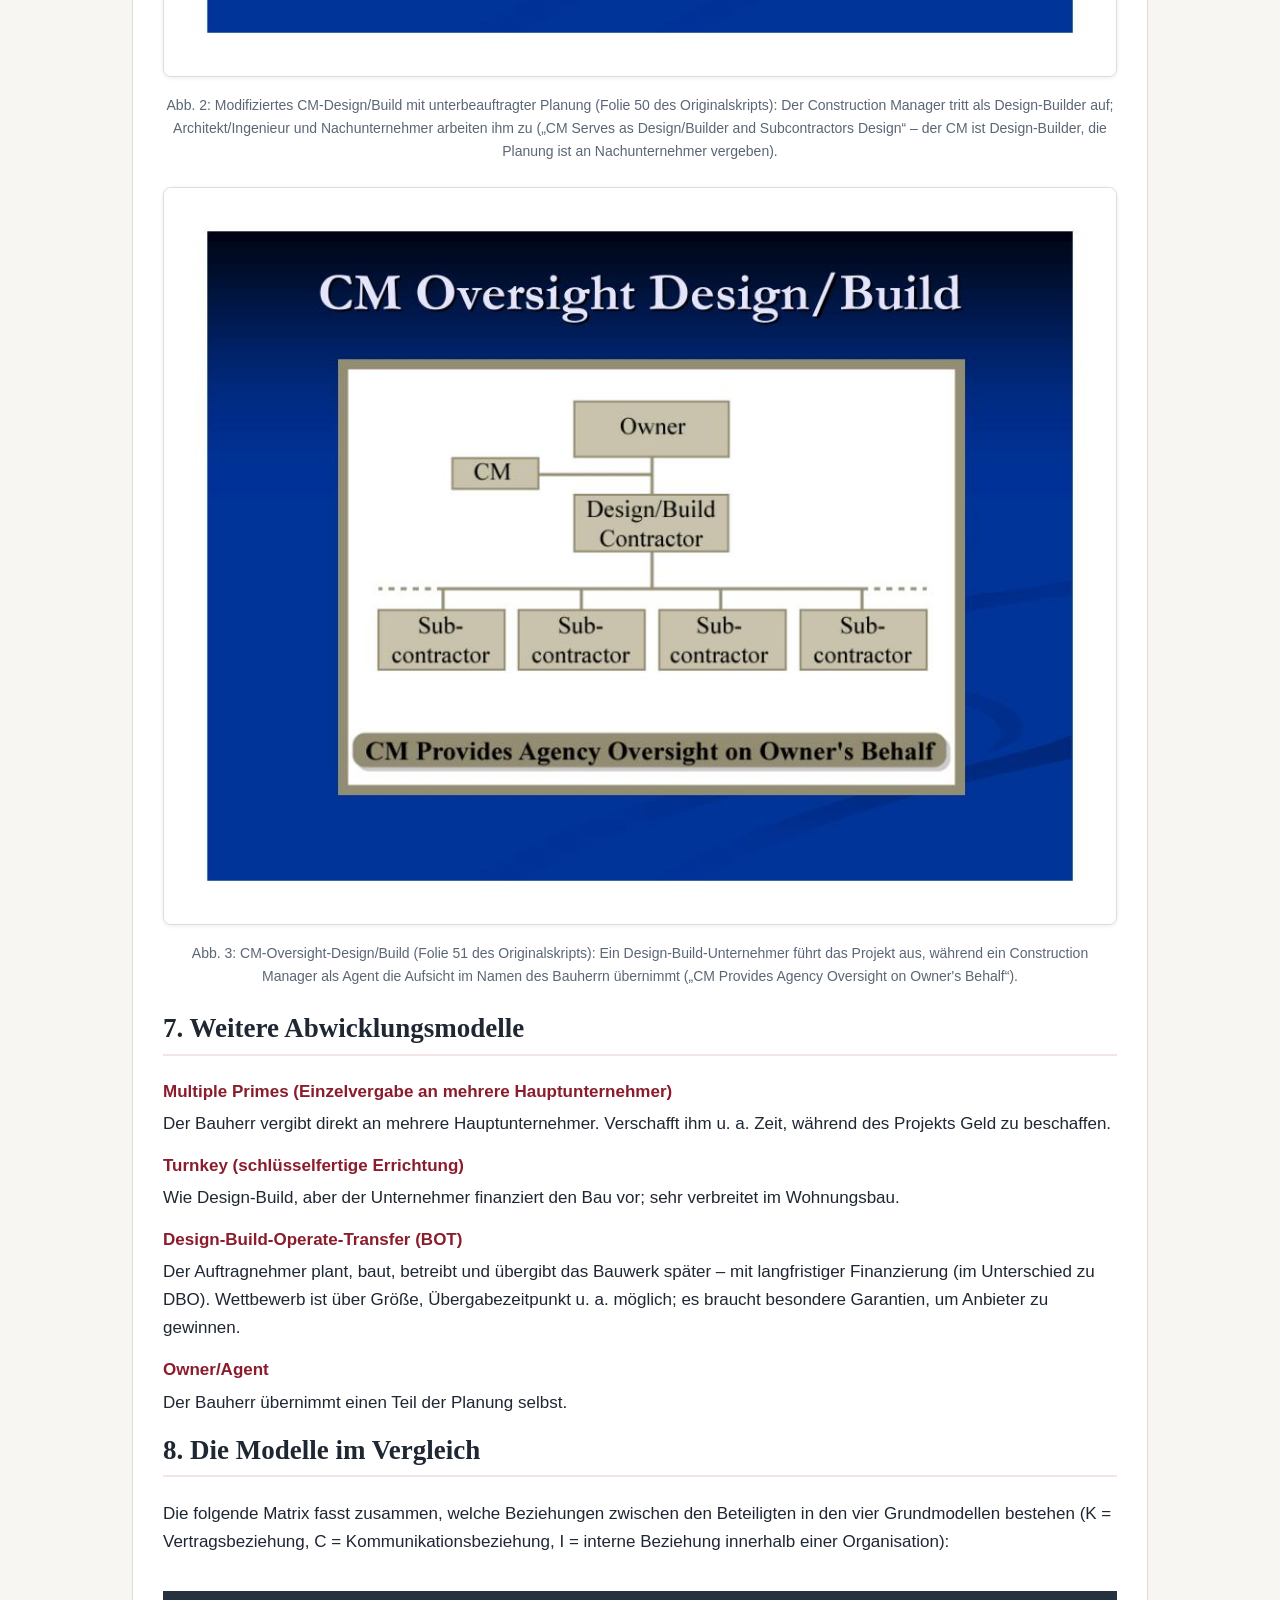
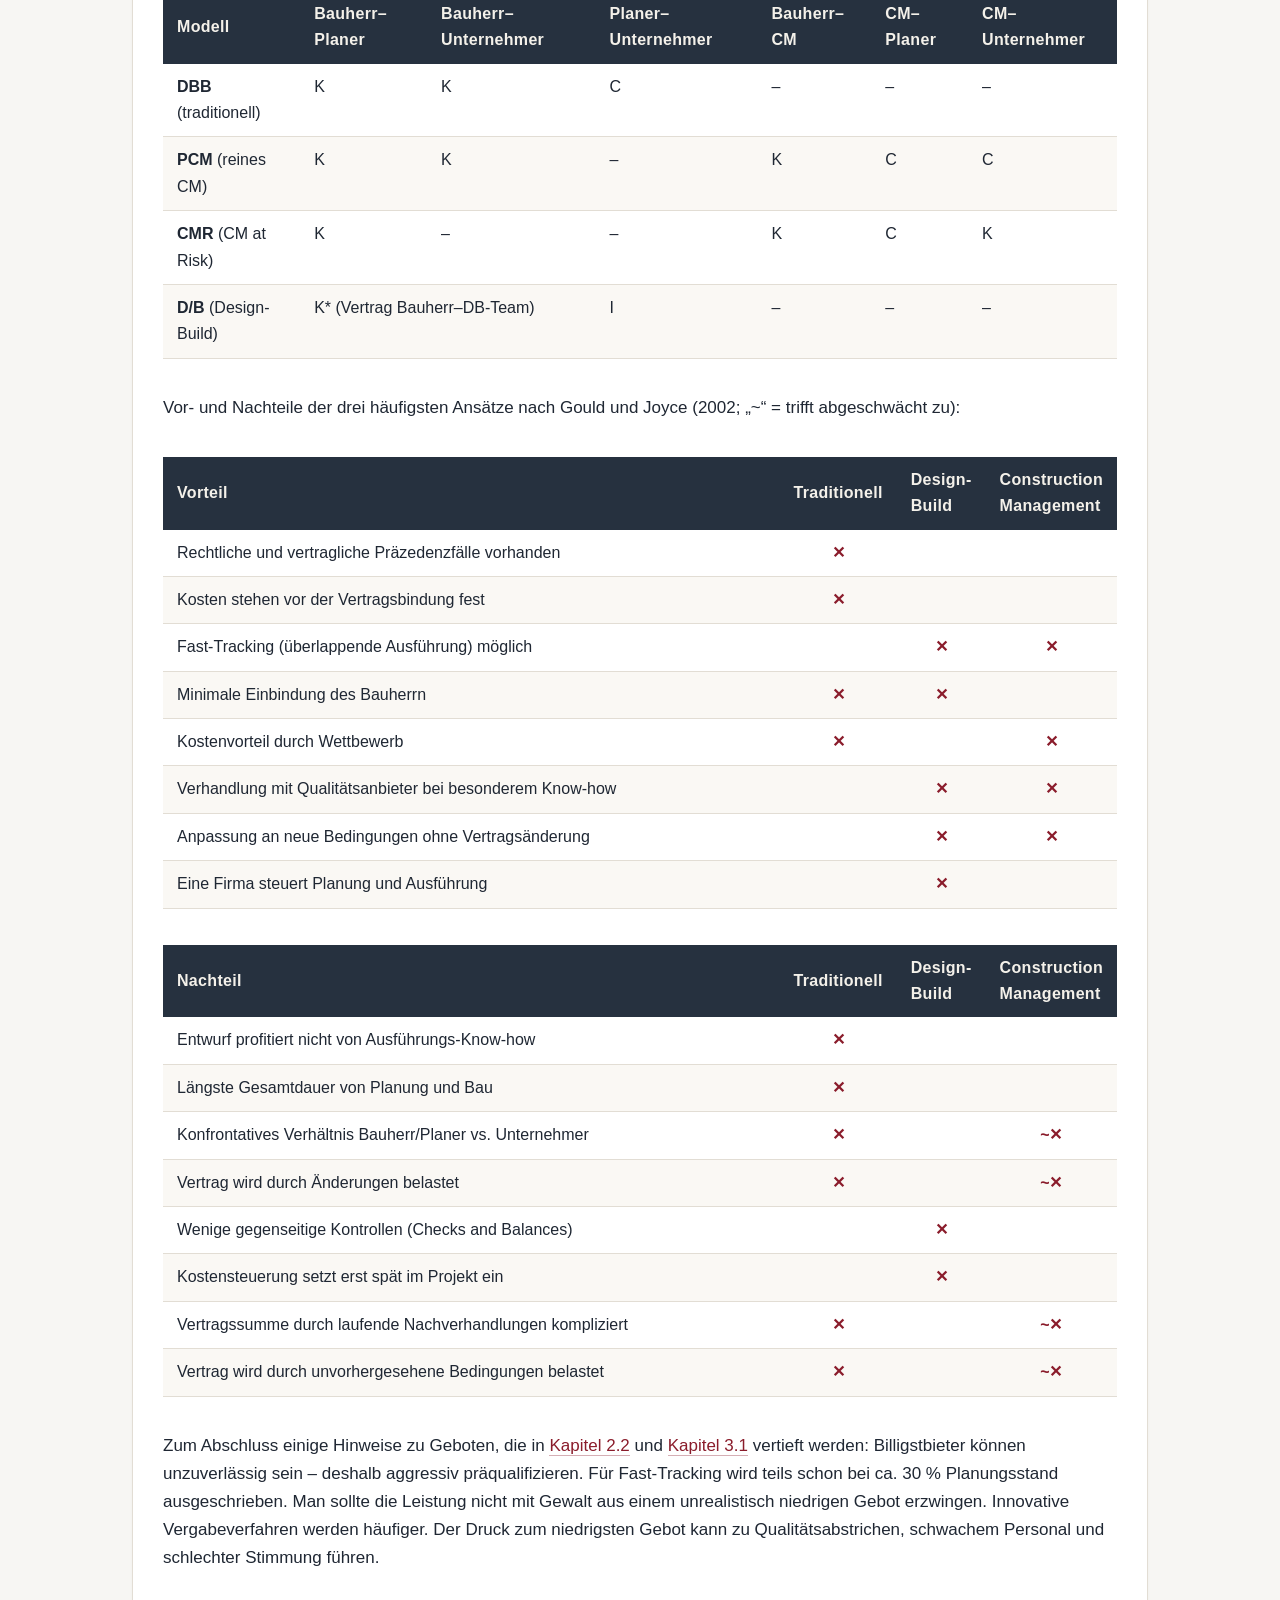
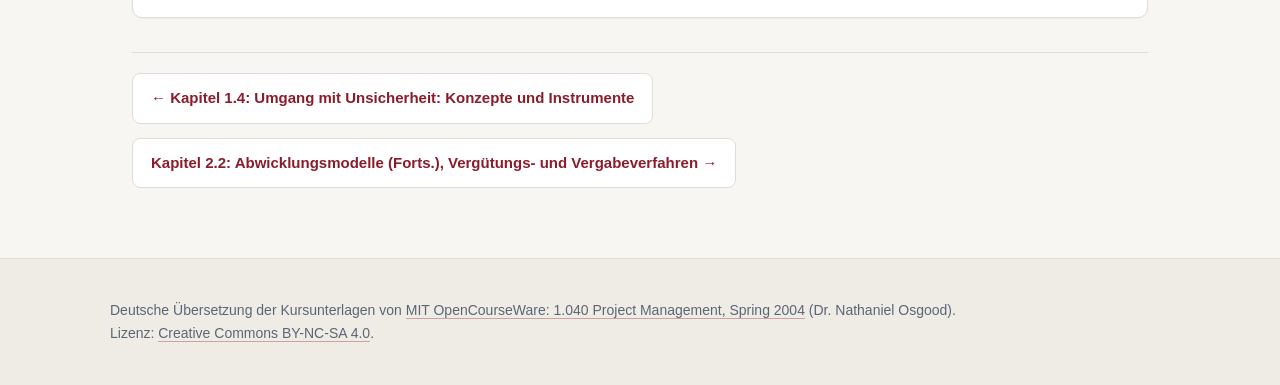
<file: kapitel-2-1.html>
<!DOCTYPE html>
<html lang="de">
<head>
<meta charset="UTF-8">
<meta name="viewport" content="width=device-width, initial-scale=1.0">
<title>Kapitel 2.1: Projektorganisation – Projektmanagement</title>
<meta name="description" content="Kapitel 2.1 des Lernprogramms Projektmanagement: Projektorganisation – vollständig übersetzt und aufbereitet.">
<link rel="stylesheet" href="style.css">
</head>
<body>

<header class="site-header">
  <div class="inner">
    <p class="kicker">Lerneinheit 2 · Projektorganisation</p>
    <h1>Kapitel 2.1: Projektorganisation</h1>
    <p class="sub">Wie Bauherr, Planer und Unternehmer vertraglich zusammengeschaltet werden: die wichtigsten Abwicklungsmodelle vom klassischen Design-Bid-Build bis zum Design-Build – mit ihren Stärken, Schwächen und typischen Konfliktlinien.</p>
  </div>
</header>

<nav class="mainnav">
  <div class="inner">
    <a href="index.html">Startseite</a>
    <a href="lehrplan.html">Lehrplan</a>
    <a href="kursplan.html" class="active">Lernpfad</a>
    <a href="vorlesungen.html">Vorlesungsskripte</a>
    <a href="projekt.html">Semesterprojekt</a>
    <a href="literatur.html">Literatur</a>
  </div>
</nav>

<main>
  <p class="breadcrumb"><a href="kursplan.html">Lernpfad</a> › <a href="kursplan.html#le2">Lerneinheit 2</a> › Kapitel 2.1</p>
  <div class="kapitel-meta">
    <span>📄 <a href="pdfs/vorlesung-05-projektorganisation.pdf">Original-Foliensatz (PDF, englisch)</a></span>
    <span>Vorlesung 5 von 18 · MIT 1.040, Frühjahr 2004</span>
  </div>

  <section class="card">
    <div class="toc">
      <span class="label">Inhalt dieses Kapitels</span>
      <ol>
        <li><a href="#abschnitt-1">Der Bauvertrag: drei Stellschrauben</a></li>
        <li><a href="#abschnitt-2">Überblick und geschichtlicher Hintergrund</a></li>
        <li><a href="#abschnitt-3">Das traditionelle Modell: Design-Bid-Build</a></li>
        <li><a href="#abschnitt-4">Construction Management („Pure/Agency CM“)</a></li>
        <li><a href="#abschnitt-5">Construction Management at Risk</a></li>
        <li><a href="#abschnitt-6">Design-Build und seine Varianten</a></li>
        <li><a href="#abschnitt-7">Weitere Abwicklungsmodelle</a></li>
        <li><a href="#abschnitt-8">Die Modelle im Vergleich</a></li>
      </ol>
    </div>

    <h2 id="abschnitt-1">1. Der Bauvertrag: drei Stellschrauben</h2>
    <p>Wie ein Bauprojekt organisiert wird, entscheidet sich im Wesentlichen im Vertrag zwischen dem Bauherrn und seinen Auftragnehmern. Drei Hauptkomponenten legen die Organisation fest:</p>
    <dl class="begriffe">
      <dt>Abwicklungsmodell (Project Delivery Method)</dt>
      <dd>Regelt die organisatorischen Beziehungen der Beteiligten: Wer plant, wer baut, wer steuert? Beispiele: das traditionelle Modell mit Generalunternehmer, Design-Build (Planung und Ausführung aus einer Hand) oder Turnkey (schlüsselfertige Übergabe).</dd>
      <dt>Vergütungsmodell (Payment Scheme)</dt>
      <dd>Regelt, wie der Auftragnehmer bezahlt wird: Pauschalpreis (Lump Sum), Selbstkostenerstattung mit prozentualem oder festem Zuschlag (Cost plus %/Fixed Fee) oder garantierter Maximalpreis (Guaranteed Maximum Price, GMP). Ausführlich in <a href="kapitel-2-2.html">Kapitel 2.2</a>.</dd>
      <dt>Vergabeverfahren (Award Mechanism)</dt>
      <dd>Regelt, wie der Auftragnehmer ausgewählt wird: durch Ausschreibung und Gebote (Bidding) oder durch Verhandlung (Negotiation).</dd>
    </dl>
    <div class="note">Diese drei Dimensionen sind nicht frei kombinierbar – der tatsächlich genutzte Raum ist relativ dünn besetzt, denn die Wahlmöglichkeiten hängen stark voneinander ab (hohe Kovarianz). Ein Pauschalpreis passt z.&nbsp;B. gut zur Ausschreibung, eine Selbstkostenerstattung eher zur Verhandlung mit einem nach Reputation ausgewählten Partner.</div>

    <h2 id="abschnitt-2">2. Überblick und geschichtlicher Hintergrund</h2>
    <p>Den breiten Raum möglicher Abwicklungsmodelle kann man entlang zweier Achsen aufspannen: dem Grad der organisatorischen Integration (integrierte Organisation – alles aus einer Hand – bis hin zur segmentierten Organisation mit getrennten Planungs- und Ausführungsverträgen) und der Art der Finanzierung (direkt durch den Bauherrn oder indirekt, etwa durch den Auftragnehmer vorfinanziert).</p>
    <p>Die heute üblichen Modelle sind das Ergebnis einer langen Entwicklung in der westlichen Welt:</p>
    <ul>
      <li><strong>Antike und Mittelalter:</strong> Planung und Bau lagen in einer Hand – faktisch Design-Build.</li>
      <li><strong>15. Jahrhundert:</strong> Stärkere Trennung zwischen Architekt und ausführenden Gewerken; der Entwurf gewinnt an Bedeutung.</li>
      <li><strong>18. Jahrhundert („Jahrhundert des Ingenieurwesens“):</strong> Der Generalunternehmer führt die Gewerke, kaum Nachunternehmer.</li>
      <li><strong>Vor den 1930er-Jahren:</strong> Mischung der Methoden; überwiegend Design-Build, teils mit alternativer Finanzierung (94&nbsp;%).</li>
      <li><strong>Nach dem Zweiten Weltkrieg:</strong> Spezialisierung nimmt zu, das Nachunternehmerwesen entsteht.</li>
      <li><strong>1960er/70er-Jahre:</strong> Komplexere Bauwerke, Bedarf an baubetrieblichem Sachverstand schon in der Planung („Constructability“) – das Construction Management entsteht.</li>
    </ul>

    <figure class="slide-fig">
      <img src="bilder/kapitel/k21-abb1.jpg" alt="Vier Organigramme der häufigsten Abwicklungsmodelle: traditionelles Design-Bid-Build, Pure/Agency Construction Management, Construction Management at Risk und Design-Build" loading="lazy">
      <figcaption>Abb. 1: Die vier häufigsten Abwicklungsmodelle im Überblick (Folie 5 des Originalskripts). Durchgezogene Linien stehen für Vertragsbeziehungen, gepunktete Linien für reine Kommunikationsbeziehungen. Begriffe: Owner = Bauherr, A/E (Architect/Engineer) = Architekt/Fachplaner, General Contractor = Generalunternehmer, Sub-contractor = Nachunternehmer, C/M = Construction Manager, Trade Contractor = Gewerke-Unternehmer, D/B Entity = Design-Build-Organisation mit interner Planungs- und Baufunktion.</figcaption>
    </figure>

    <h2 id="abschnitt-3">3. Das traditionelle Modell: Design-Bid-Build</h2>
    <p><strong>Design-Bid-Build (DBB)</strong> – wörtlich „Planen – Ausschreiben – Bauen“ – ist das klassische Abwicklungsmodell. Der Ablauf:</p>
    <ul>
      <li>Der Bauherr beauftragt zunächst einen Planer (Architekt/Ingenieur, kurz A/E), der den Entwurf und die Vertragsunterlagen erstellt.</li>
      <li>Erst nach Abschluss der Planung folgt eine Ausschreibung mit Wettbewerbsgeboten oder eine Verhandlung mit Bauunternehmen.</li>
      <li>Der beauftragte Unternehmer (Generalunternehmer) verantwortet allein die Ausführung des gesamten Projekts und kann Teile an Nachunternehmer vergeben.</li>
    </ul>
    <p>Der Bauprozess ist damit strikt sequenziell. Zwischen Bauherr und Planer besteht eine kooperative, treuhänderische Beziehung (der Planer wird nach Qualifikation ausgewählt). Die Interessen der Beteiligten unterscheiden sich jedoch deutlich: Der Bauherr will Qualität, Termintreue und Arbeitssicherheit; der Unternehmer strebt nach Gewinn, kurzer Bauzeit, guten Geschäftsbeziehungen und Reputation; der Planer nach Gewinn, Ästhetik, Qualität und Anerkennung. Da meist Pauschalpreisgebote verwendet werden, entsteht häufig ein konfrontatives Verhältnis zwischen Bauherr und Unternehmer.</p>

    <h3>Der Generalunternehmer</h3>
    <ul>
      <li>Wickelt nach wie vor einen großen Teil der Projekte ab, insbesondere öffentliche Aufträge mit Ausschreibungspflicht.</li>
      <li>Bei großen Projekten führt er selbst oft nur einen kleinen Teil der Arbeiten aus (teilweise unter 10&nbsp;%) – die Rolle nähert sich dann der eines Construction Managers.</li>
      <li>Die Verantwortung für Probleme ist auf verschiedene Teams verteilt; der Bauherr muss Streitigkeiten zwischen Unternehmer und Planer schlichten.</li>
      <li>Temporäre Bauzustände und Hilfskonstruktionen (z.&nbsp;B. Gerüste, Verbau) plant der Unternehmer selbst; ein Ingenieur muss sie freigeben – oft nicht der entwerfende Architekt.</li>
    </ul>

    <h3>Nachunternehmer</h3>
    <p>Der Generalunternehmer steuert die meisten Nachunternehmer (Ausnahme: mieterseitige Unternehmer). Wichtige Punkte:</p>
    <ul>
      <li>Auf jeder Ebene fallen zusätzliche Gemeinkosten an; der Generalunternehmer bearbeitet die Freigabeunterlagen (Submittals) und holt Gebote der Nachunternehmer ein. Dabei droht „Bid Shopping“ – das Weiterreichen von Geboten, ohne dass eine Beauftragung garantiert ist.</li>
      <li>Die Vergabe an Nachunternehmer erfolgt typischerweise über Gebote (Leistung als „Commodity“); es können sehr viele Nachunternehmer beteiligt sein (beim Autobahnprojekt I-15 rund 200).</li>
      <li>Werkstatt- und Montagepläne (Shop Drawings) erstellen in der Regel die Nachunternehmer bzw. deren Fachingenieure; der Architekt zeichnet sie gegen, um die Übereinstimmung mit dem Entwurf zu bestätigen. Problem: Zwischen den Zuständigkeiten können Dinge „durchrutschen“.</li>
      <li>Gründe für Nachunternehmervergabe: fehlende eigene Kapazitäten oder Kompetenzen, Überlastung, mangelnde Ortskenntnis, Gewährleistungsbedarf, gesetzliche Vorgaben sowie Effizienz- und Kostenvorteile durch Spezialisierung.</li>
      <li>Der Generalunternehmer stellt den Nachunternehmern teilweise Geräte; Spannungen entstehen etwa über das Arbeitstempo oder zu viele Gewerke gleichzeitig auf der Baustelle. Ein gutes Nachunternehmermanagement ist entscheidend für die Produktivität. Bauherren verlangen häufig Bürgschaften der Nachunternehmer; teilweise werden Rahmenversicherungen abgeschlossen.</li>
    </ul>

    <h3>Die Rolle des Architekten/Fachplaners (A/E)</h3>
    <ul>
      <li>Der Planervertrag wird typischerweise verhandelt – Planung ist eine Dienstleistung, keine Handelsware. Finanzielle Stabilität und weitere qualitative Faktoren sind entscheidend; gelegentlich gibt es Planungswettbewerbe.</li>
      <li>Den Preis sollte man nicht zu stark drücken: Es drohen schlechte Entwürfe, schwaches Personal und fehlende Zeit für Kontrollen. Merke: Der Preis der Planung hat geringen Einfluss auf die Gesamtkosten – die <em>Qualität</em> der Planung dagegen einen großen.</li>
      <li>Der Planer betreibt teils eigenes Value Engineering (Wertanalyse; riskant) und muss bei groben Schätzfehlern den Entwurf unter Umständen auf eigene Kosten überarbeiten. Er trägt eine Berufshaftpflicht für Planungsfehler (Errors &amp; Omissions).</li>
      <li>Am Bau selbst wirkt er nur begrenzt mit: Er „beobachtet“ die Ausführung (um keine förmliche Überwachungsgarantie zu übernehmen), prüft Werkstattpläne nur mit Haftungsausschlüssen, meidet enge Kommunikation mit dem Generalunternehmer und schreibt keine Bauverfahren vor – allenfalls Empfehlungen in den Vertragsunterlagen.</li>
    </ul>

    <h3>Vorteile des traditionellen Modells</h3>
    <ul>
      <li>Bewährtes, allseits bekanntes Verfahren (Gerichte, Unternehmen kennen es).</li>
      <li>Flexibilität während der Planungsphase (im Gegensatz zu Design-Build).</li>
      <li>Kosten stehen früh fest (mit der Submission); guter vertraglicher Schutz des Bauherrn.</li>
      <li>Offene Ausschreibung problemlos möglich; der Bauherr ist in die Bauausführung wenig eingebunden.</li>
      <li>Treuhänderische Beziehung zwischen Planer und Bauherr.</li>
      <li>Gut geeignet, wenn die Unsicherheit vor allem in der Planung liegt.</li>
    </ul>

    <h3>Nachteile des traditionellen Modells</h3>
    <ul>
      <li>Der Entwurf wird vor Baubeginn nicht aus Ausführungssicht geprüft – Chancen auf erhebliche Zeit- und Kosteneinsparungen bleiben ungenutzt, und Baubarkeitsprobleme führen später zu Änderungen.</li>
      <li>Der streng sequenzielle Ablauf verhindert die Überlappung von Planung und Ausführung (kein Fast-Tracking) – der Bau kann erst nach vollständiger Planung beginnen.</li>
      <li>Wenige Interaktionen zwischen den Beteiligten; oft zu wenig Zeit, mehrere Alternativen zu prüfen.</li>
      <li>Innovative Finanzierungen sind schwierig; das Modell begünstigt sehr konservative Entwürfe und eignet sich schlecht für hochkomplexe Projekte.</li>
      <li><strong>Änderungen sind schwierig:</strong> Nach Baubeginn ist der Entwurf faktisch eingefroren, und der Bauherr kann in die Abhängigkeit des Unternehmers geraten (Stichwort „On-Call Contractor“). Besonders hoch ist der Druck bei ausgeschriebenen Pauschalpreisverträgen – manche Unternehmer suchen Änderungen gezielt, um Geld zu verdienen.</li>
    </ul>

    <h2 id="abschnitt-4">4. Construction Management („Pure/Agency CM“)</h2>
    <p>Beim <strong>Construction Management (CM)</strong> beauftragt der Bauherr schon vor Baubeginn neben dem Planungsbüro eine Baumanagementfirma. Der Construction Manager wird typischerweise nach Qualität ausgewählt, nicht über den Preis. Je nachdem, wann das Managementteam einsteigt und welche Kompetenzen es mitbringt, sind viele Varianten möglich.</p>
    <p>Das Modell entstand Ende der 1960er-Jahre bei Großprojekten wie dem World Trade Center und dem Madison Square Garden. Der CM kann den Planer empfehlen und prüft dessen Abrechnungen. Spezialisierte CM-Firmen sind meist sehr professionell – Vorsicht jedoch: Viele Generalunternehmer nennen sich lediglich CM. Man unterscheidet u.&nbsp;a. „Design-CM“, „Construction-CM“ und „Owner-CM“.</p>

    <h3>Aufgaben des Construction Managers</h3>
    <ul>
      <li><strong>Vor Baubeginn:</strong> Baubarkeitsprüfung, Value Engineering, Kostenschätzung, Variantenuntersuchung, Terminplanung, Finanzierung, Steuerung des Planers, frühzeitige Beschaffung langlaufender Lieferungen.</li>
      <li><strong>Bauüberwachung:</strong> Qualitätssicherung, Zielverfolgung, Rechnungsprüfung, Koordination der Gewerke, Maschinen- und Elektrotechnik, Nachtragsmanagement, Zahlungen, Claims, Abnahmen gegen die Planungsanforderungen, teilweise Arbeitssicherheit.</li>
    </ul>

    <h3>Allgemeine Vor- und Nachteile des CM</h3>
    <ul>
      <li><strong>Vorteile:</strong> Die frühe Einbindung in die Planung verschafft frühe Preiskenntnis, beseitigt Planungsrisiken vor der Ausschreibung, bringt Baubarkeits- und Wertanalyse-Denken von Anfang an ein und lässt Baustellenrandbedingungen in die Planung einfließen. Der Terminplan wird flexibel (Fast-Tracking möglich), der CM kann nach Qualität ausgewählt werden und kennt die Pläne genau, bevor Preise eingeholt werden.</li>
      <li><strong>Nachteile:</strong> Die Gesamtkosten stehen bei Baubeginn noch nicht fest; es drohen Konflikte mit dem Planer, den Nachunternehmern und – falls vorhanden – dem Generalunternehmer.</li>
    </ul>

    <h3>Reines („Agency“) Construction Management</h3>
    <p>Beim reinen CM (PCM) bleibt der Construction Manager Berater und Treuhänder des Bauherrn – die Gewerkeverträge schließt der Bauherr direkt ab. Kennzeichen: große Flexibilität bei Terminen und Änderungen, Marktwettbewerb um die einzelnen Gewerkeaufträge, geringes finanzielles Risiko des CM bei hohem Reputationsrisiko, Vergütung in der Regel über ein festes Honorar (professionelle Dienstleistung). Der PCM übernimmt Aufgaben von Planer, Generalunternehmer und Bauherr und wirkt als Moderator und Vermittler in Konflikten.</p>
    <ul>
      <li><strong>Vorteile:</strong> Hohe Änderungsflexibilität; der CM ist objektiver und unparteiischer, weniger Konflikte zwischen Bauherr und CM; geringe finanzielle Risiken des CM; Kombination aus Preiswettbewerb bei den Gewerken (oft 5–8&nbsp;% Ersparnis durch Direktvergabe) und treuhänderischer Beziehung zum CM; ein gemeinsamer Ansprechpartner; der Bauherr kann sich von einzelnen Gewerke-Unternehmern trennen; Entlastung des Bauherrn.</li>
      <li><strong>Nachteile:</strong> Geringerer Anreiz für den CM, Preis und Bauzeit zu drücken; das Kostenrisiko liegt allein beim Bauherrn – <em>keine Garantie des CM!</em> Alle Beteiligten müssen kooperativ und kommunikativ sein und von Beginn an mitziehen; hohes Reputationsrisiko für den CM.</li>
      <li><strong>„Entlastung des Bauherrn“ konkret:</strong> Projektsteuerung, Baubesprechungen, Managementsitzungen, Berichtswesen, Verwaltungsaufgaben, Budgets, Planfreigaben, Aufsicht und Qualitätssicherung übernimmt der CM.</li>
    </ul>

    <div class="note"><strong>Fallbeispiel Central Artery/„Big Dig“ (Boston):</strong> Das komplexeste Autobahnprojekt der amerikanischen Geschichte – 161 Fahrspur-Meilen Stadtautobahn, etwa zur Hälfte unterirdisch in einem 12&nbsp;km langen Korridor. Planung ab 1982, Baufreigabe durch den Kongress 1987. Für den Abschnitt Fort Point Channel: Baubeginn (Notice to Proceed) am 7.&nbsp;März 1997, geplante Fertigstellung 13.&nbsp;März 2002, geschätzte Kosten 301,4&nbsp;Mio.&nbsp;$. Später korrigiert auf 403,9&nbsp;Mio.&nbsp;$ und Dezember 2004 – bei rund 100 Ingenieuren/Beratern und 800 Arbeitern vor Ort. Prioritäten: Termin vor Kosten vor Technik. Das Beispiel zeigt, wie stark Kosten und Termine selbst bei professionellem Construction Management driften können.</div>

    <h2 id="abschnitt-5">5. Construction Management at Risk</h2>
    <p>Beim <strong>CM at Risk (CMR)</strong> übernimmt der Construction Manager zusätzlich ein Preisrisiko: Er garantiert dem Bauherrn üblicherweise einen Maximalpreis (<strong>Guaranteed Maximum Price, GMP</strong>), damit das Projekt sicher im Budget bleibt.</p>
    <ul>
      <li>Der GMP wird oft bei etwa 95&nbsp;% Planungsfortschritt festgelegt; das Honorar liegt typischerweise bei 10–15&nbsp;%.</li>
      <li>Das ist der zentrale Unterschied zum reinen CM: Das Bauherrenrisiko sinkt deutlich. Risikoseitig liegt CMR etwa in der Mitte zwischen DBB und reinem CM – und ähnelt stark einem früh eingebundenen Generalunternehmer.</li>
      <li>Die Gewerkeverträge schließt hier der CM selbst ab; Erfüllungsbürgschaften (Performance Bonds) sind üblich.</li>
    </ul>
    <ul>
      <li><strong>Vorteile:</strong> Reduziertes Bauherrenrisiko; Preisgarantie über den GMP; direkte Vertragsbeziehungen zwischen CM und Gewerke-Unternehmern.</li>
      <li><strong>Nachteile:</strong> Der GMP ist ein definierter Preis für ein noch undefiniertes Produkt. Während der Planung entsteht Preisdruck auf den Entwurf. Es gibt ein Timing-Dilemma: Wird der CM früh beauftragt, trägt er mehr Preisrisiko; kommt er spät, stiftet er in der Planung weniger Nutzen. Der CM ist nicht mehr unparteiisch (er kann aus Eigeninteresse gegen Änderungen argumentieren); es droht ein konfrontatives Verhältnis, und der Vertrag kann schwer durchsetzbar sein.</li>
    </ul>
    <div class="note"><strong>Fallbeispiel Zesiger Sports and Fitness Center (MIT):</strong> Baubeginn Oktober 2000, Bezug 2002; Entwurf: Roche &amp; Dinkeloo und Sasaki Associates, Ausführung: Turner Construction Co.; Kosten 45&nbsp;Mio.&nbsp;$ – mit olympiatauglichem 50-m-Becken und gut 1.000&nbsp;m² Fitnessfläche. Ein typisches CM-at-Risk-Projekt.</div>

    <h2 id="abschnitt-6">6. Design-Build und seine Varianten</h2>
    <p>Beim <strong>Design-Build (DB)</strong> – Planung und Ausführung aus einer Hand – entwickelt der Bauherr zunächst selbst eine Vorplanung mit etwa 20–30&nbsp;% Planungstiefe und beauftragt dann eine Design-Build-Firma, die Planung <em>und</em> Bau fertigstellt. Das kann ein integriertes Unternehmen sein oder ein projektspezifisches Joint Venture. Die DB-Firma kann ihrerseits Nachunternehmer einsetzen. Die Vergabe läuft über eine Angebotsaufforderung (RFP – Request for Proposals), oft mit Aufwandsentschädigung (Honorarium) und in Phasen. DB kann für komplexe Projekte gut geeignet sein – dann aber mit phasenweiser Planung, um beide Parteien vor Risiken zu schützen.</p>
    <p>Kennzeichen: Ein einziges Vertragsteam verantwortet Planung und Ausführung. Das Modell passt zu Bauherren, denen der Termin wichtiger ist als Kontrolle – um den Preis geringerer Einflussmöglichkeiten und größerer Kostenunsicherheit. Der Bauherr verliert Kontrolle über den Entwurf und Flexibilität bei Änderungen; er braucht genug Planungs- und Baukompetenz, um die Anforderungen anfangs festzulegen, Angebote zu bewerten und den Prozess zu überwachen.</p>
    <p><strong>„Zurück in die Zukunft“:</strong> DB war die dominierende Methode in der frühen US-Geschichte. Aktuelle Treiber der Renaissance: Verschlankung von US-Unternehmen (Auslagerung der Planung), Wunsch nach einer einzigen Verantwortungsquelle, Termindruck sowie Schwächen der eng definierten Architektenrolle (Baubarkeitsprobleme, begrenzte Überwachung der Ausführung).</p>

    <h3>Der „Bridge Designer“</h3>
    <p>Ein unabhängiger Planer, der als Brücke zwischen Bauherr und Design-Build-Team dient: Er erstellt die Vorplanung (bis etwa 30&nbsp;%), bevor das DB-Team beauftragt wird, überwacht anschließend Planung und Bau und steht treuhänderisch auf der Seite des Bauherrn.</p>

    <h3>Vorteile von Design-Build</h3>
    <ul>
      <li>Ermöglicht Fast-Tracking (überlappende Planung und Ausführung).</li>
      <li>Kann für manche komplexe Projekte gut sein: enge Koordination im Team, Aufbau von institutionellem Wissen.</li>
      <li>Eine einzige Verantwortungsquelle; gute Interaktion der Beteiligten.</li>
      <li>Konflikte zwischen Planer und Ausführendem bleiben dem Bauherrn verborgen.</li>
      <li>Änderungen aufgrund von Baustellenbedingungen lassen sich leichter einarbeiten.</li>
    </ul>

    <h3>Nachteile von Design-Build</h3>
    <ul>
      <li>Keine treuhänderische Beziehung zum Planer – Gefahr, dass Entwurfsqualität dem Gewinn geopfert wird.</li>
      <li>Eine Bepreisung ist zu Beginn nicht möglich; für manche komplizierte Projekte ungeeignet. Der Bauherr muss wichtige Entwurfsaspekte früh selbst festlegen und eng involviert bleiben.</li>
      <li>Bauabschnitte können sich verzögern, weil die Planung nachlaufen muss; das Modell verlangt einen erfahrenen Bauherrn (Bauablauf, Qualität, Prüfung der Freigabeunterlagen, Verhandlung …).</li>
      <li>Weniger gegenseitige Kontrollen („Checks and Balances“): Vertragsänderungen und Probleme können verborgen bleiben, das Projekt kann eine Richtung nehmen, die der Bauherr eigentlich nicht will, und die DB-Firma kann für Änderungen hohe Preise aufrufen.</li>
      <li>Bei Fast-Tracking können Änderungen Nacharbeit und Iterationen auslösen; die Qualitätssicherung liegt beim Bauherrn.</li>
      <li>Paketcharakter: Einzelne Teammitglieder (z.&nbsp;B. bestimmte Nachunternehmer) lassen sich nicht austauschen.</li>
    </ul>

    <h3>Hürden im öffentlichen Bereich</h3>
    <p>Regulatorische Hindernisse: Auf US-Bundesebene ist DB seit dem Federal Acquisition Reform Act von 1996 zulässig, viele Bundesstaaten erlauben es aber weiterhin nicht. Erheblicher Widerstand kommt von der Architektenlobby und den Gewerkschaften.</p>

    <h3>Preisbildung und Auswahl</h3>
    <ul>
      <li>Die Auswahl ist meist umfassender als ein reiner Preisvergleich: bewertet werden Entwurf, Preis, Termin und Team; oft gibt es Planungswettbewerbe.</li>
      <li>Timing-Dilemma: Frühe Beauftragung bedeutet mehr Risiko (und Risikoprämie) für die DB-Firma; späte Beauftragung weniger Wissen vorab, frühe Unsicherheit und eingeschränkte Kreativität (das Modell nähert sich dem Generalunternehmer).</li>
      <li>Häufig wird segmentiert bepreist: Selbstkostenerstattung für die Planung, Festpreis oder GMP für den Bau.</li>
    </ul>

    <div class="note"><strong>Fallbeispiel Interstate I-15 (Salt Lake City):</strong> Ursprünglich als Design-Bid-Build geplant, wurde das Projekt auf Design-Build umgestellt, um es per Fast-Tracking zu beschleunigen – harte Deadline wegen der Olympischen Winterspiele 2002. Bauherr war das US-Verkehrsministerium. Das Projekt wurde ausgeschrieben, wobei die Rechte an den Entwürfen unterlegener Bieter genutzt werden durften – unterlegene Bieter wurden Nachunternehmer. Reputation stand an erster Stelle; rund 200 Nachunternehmer, wenige Prüfungen.</div>

    <h3>Mischformen mit Construction Management</h3>
    <figure class="slide-fig">
      <img src="bilder/kapitel/k21-abb2.jpg" alt="Organigramm: Modifiziertes CM-Design-Build mit unterbeauftragter Planung – der CM-Design-Builder steht unter dem Bauherrn, der Architekt/Ingenieur und die Nachunternehmer unter dem CM" loading="lazy">
      <figcaption>Abb. 2: Modifiziertes CM-Design/Build mit unterbeauftragter Planung (Folie 50 des Originalskripts): Der Construction Manager tritt als Design-Builder auf; Architekt/Ingenieur und Nachunternehmer arbeiten ihm zu („CM Serves as Design/Builder and Subcontractors Design“ – der CM ist Design-Builder, die Planung ist an Nachunternehmer vergeben).</figcaption>
    </figure>
    <figure class="slide-fig">
      <img src="bilder/kapitel/k21-abb3.jpg" alt="Organigramm: CM-Oversight-Design-Build – der Design-Build-Unternehmer mit seinen Nachunternehmern untersteht dem Bauherrn, ein Construction Manager überwacht das Projekt im Auftrag des Bauherrn" loading="lazy">
      <figcaption>Abb. 3: CM-Oversight-Design/Build (Folie 51 des Originalskripts): Ein Design-Build-Unternehmer führt das Projekt aus, während ein Construction Manager als Agent die Aufsicht im Namen des Bauherrn übernimmt („CM Provides Agency Oversight on Owner's Behalf“).</figcaption>
    </figure>

    <h2 id="abschnitt-7">7. Weitere Abwicklungsmodelle</h2>
    <dl class="begriffe">
      <dt>Multiple Primes (Einzelvergabe an mehrere Hauptunternehmer)</dt>
      <dd>Der Bauherr vergibt direkt an mehrere Hauptunternehmer. Verschafft ihm u.&nbsp;a. Zeit, während des Projekts Geld zu beschaffen.</dd>
      <dt>Turnkey (schlüsselfertige Errichtung)</dt>
      <dd>Wie Design-Build, aber der Unternehmer finanziert den Bau vor; sehr verbreitet im Wohnungsbau.</dd>
      <dt>Design-Build-Operate-Transfer (BOT)</dt>
      <dd>Der Auftragnehmer plant, baut, betreibt und übergibt das Bauwerk später – mit langfristiger Finanzierung (im Unterschied zu DBO). Wettbewerb ist über Größe, Übergabezeitpunkt u.&nbsp;a. möglich; es braucht besondere Garantien, um Anbieter zu gewinnen.</dd>
      <dt>Owner/Agent</dt>
      <dd>Der Bauherr übernimmt einen Teil der Planung selbst.</dd>
    </dl>

    <h2 id="abschnitt-8">8. Die Modelle im Vergleich</h2>
    <p>Die folgende Matrix fasst zusammen, welche Beziehungen zwischen den Beteiligten in den vier Grundmodellen bestehen (K&nbsp;= Vertragsbeziehung, C&nbsp;= Kommunikationsbeziehung, I&nbsp;= interne Beziehung innerhalb einer Organisation):</p>
    <div class="table-wrap">
      <table>
        <thead>
          <tr>
            <th>Modell</th>
            <th>Bauherr–Planer</th>
            <th>Bauherr–Unternehmer</th>
            <th>Planer–Unternehmer</th>
            <th>Bauherr–CM</th>
            <th>CM–Planer</th>
            <th>CM–Unternehmer</th>
          </tr>
        </thead>
        <tbody>
          <tr><td><strong>DBB</strong> (traditionell)</td><td>K</td><td>K</td><td>C</td><td>–</td><td>–</td><td>–</td></tr>
          <tr><td><strong>PCM</strong> (reines CM)</td><td>K</td><td>K</td><td>–</td><td>K</td><td>C</td><td>C</td></tr>
          <tr><td><strong>CMR</strong> (CM at Risk)</td><td>K</td><td>–</td><td>–</td><td>K</td><td>C</td><td>K</td></tr>
          <tr><td><strong>D/B</strong> (Design-Build)</td><td colspan="2">K* (Vertrag Bauherr–DB-Team)</td><td>I</td><td>–</td><td>–</td><td>–</td></tr>
        </tbody>
      </table>
    </div>
    <p>Vor- und Nachteile der drei häufigsten Ansätze nach Gould und Joyce (2002; „~“&nbsp;= trifft abgeschwächt zu):</p>
    <div class="table-wrap">
      <table>
        <thead>
          <tr><th>Vorteil</th><th>Traditionell</th><th>Design-Build</th><th>Construction Management</th></tr>
        </thead>
        <tbody>
          <tr><td>Rechtliche und vertragliche Präzedenzfälle vorhanden</td><td class="num">✕</td><td class="num"></td><td class="num"></td></tr>
          <tr><td>Kosten stehen vor der Vertragsbindung fest</td><td class="num">✕</td><td class="num"></td><td class="num"></td></tr>
          <tr><td>Fast-Tracking (überlappende Ausführung) möglich</td><td class="num"></td><td class="num">✕</td><td class="num">✕</td></tr>
          <tr><td>Minimale Einbindung des Bauherrn</td><td class="num">✕</td><td class="num">✕</td><td class="num"></td></tr>
          <tr><td>Kostenvorteil durch Wettbewerb</td><td class="num">✕</td><td class="num"></td><td class="num">✕</td></tr>
          <tr><td>Verhandlung mit Qualitätsanbieter bei besonderem Know-how</td><td class="num"></td><td class="num">✕</td><td class="num">✕</td></tr>
          <tr><td>Anpassung an neue Bedingungen ohne Vertragsänderung</td><td class="num"></td><td class="num">✕</td><td class="num">✕</td></tr>
          <tr><td>Eine Firma steuert Planung und Ausführung</td><td class="num"></td><td class="num">✕</td><td class="num"></td></tr>
        </tbody>
      </table>
    </div>
    <div class="table-wrap">
      <table>
        <thead>
          <tr><th>Nachteil</th><th>Traditionell</th><th>Design-Build</th><th>Construction Management</th></tr>
        </thead>
        <tbody>
          <tr><td>Entwurf profitiert nicht von Ausführungs-Know-how</td><td class="num">✕</td><td class="num"></td><td class="num"></td></tr>
          <tr><td>Längste Gesamtdauer von Planung und Bau</td><td class="num">✕</td><td class="num"></td><td class="num"></td></tr>
          <tr><td>Konfrontatives Verhältnis Bauherr/Planer vs. Unternehmer</td><td class="num">✕</td><td class="num"></td><td class="num">~✕</td></tr>
          <tr><td>Vertrag wird durch Änderungen belastet</td><td class="num">✕</td><td class="num"></td><td class="num">~✕</td></tr>
          <tr><td>Wenige gegenseitige Kontrollen (Checks and Balances)</td><td class="num"></td><td class="num">✕</td><td class="num"></td></tr>
          <tr><td>Kostensteuerung setzt erst spät im Projekt ein</td><td class="num"></td><td class="num">✕</td><td class="num"></td></tr>
          <tr><td>Vertragssumme durch laufende Nachverhandlungen kompliziert</td><td class="num">✕</td><td class="num"></td><td class="num">~✕</td></tr>
          <tr><td>Vertrag wird durch unvorhergesehene Bedingungen belastet</td><td class="num">✕</td><td class="num"></td><td class="num">~✕</td></tr>
        </tbody>
      </table>
    </div>
    <p>Zum Abschluss einige Hinweise zu Geboten, die in <a href="kapitel-2-2.html">Kapitel 2.2</a> und <a href="kapitel-3-1.html">Kapitel 3.1</a> vertieft werden: Billigstbieter können unzuverlässig sein – deshalb aggressiv präqualifizieren. Für Fast-Tracking wird teils schon bei ca. 30&nbsp;% Planungsstand ausgeschrieben. Man sollte die Leistung nicht mit Gewalt aus einem unrealistisch niedrigen Gebot erzwingen. Innovative Vergabeverfahren werden häufiger. Der Druck zum niedrigsten Gebot kann zu Qualitätsabstrichen, schwachem Personal und schlechter Stimmung führen.</p>
  </section>

  <nav class="prevnext">
    <a href="kapitel-1-4.html">← Kapitel 1.4: Umgang mit Unsicherheit: Konzepte und Instrumente</a>
    <span class="spacer"></span>
    <a href="kapitel-2-2.html">Kapitel 2.2: Abwicklungsmodelle (Forts.), Vergütungs- und Vergabeverfahren →</a>
  </nav>
</main>

<footer>
  <div class="inner">
    <p>Deutsche Übersetzung der Kursunterlagen von <a href="https://ocw.mit.edu/courses/1-040-project-management-spring-2004/" target="_blank" rel="noopener">MIT OpenCourseWare: 1.040 Project Management, Spring 2004</a> (Dr.&nbsp;Nathaniel Osgood).<br>
    Lizenz: <a href="https://creativecommons.org/licenses/by-nc-sa/4.0/" target="_blank" rel="noopener">Creative Commons BY-NC-SA 4.0</a>.</p>
  </div>
</footer>

</body>
</html>
</file>
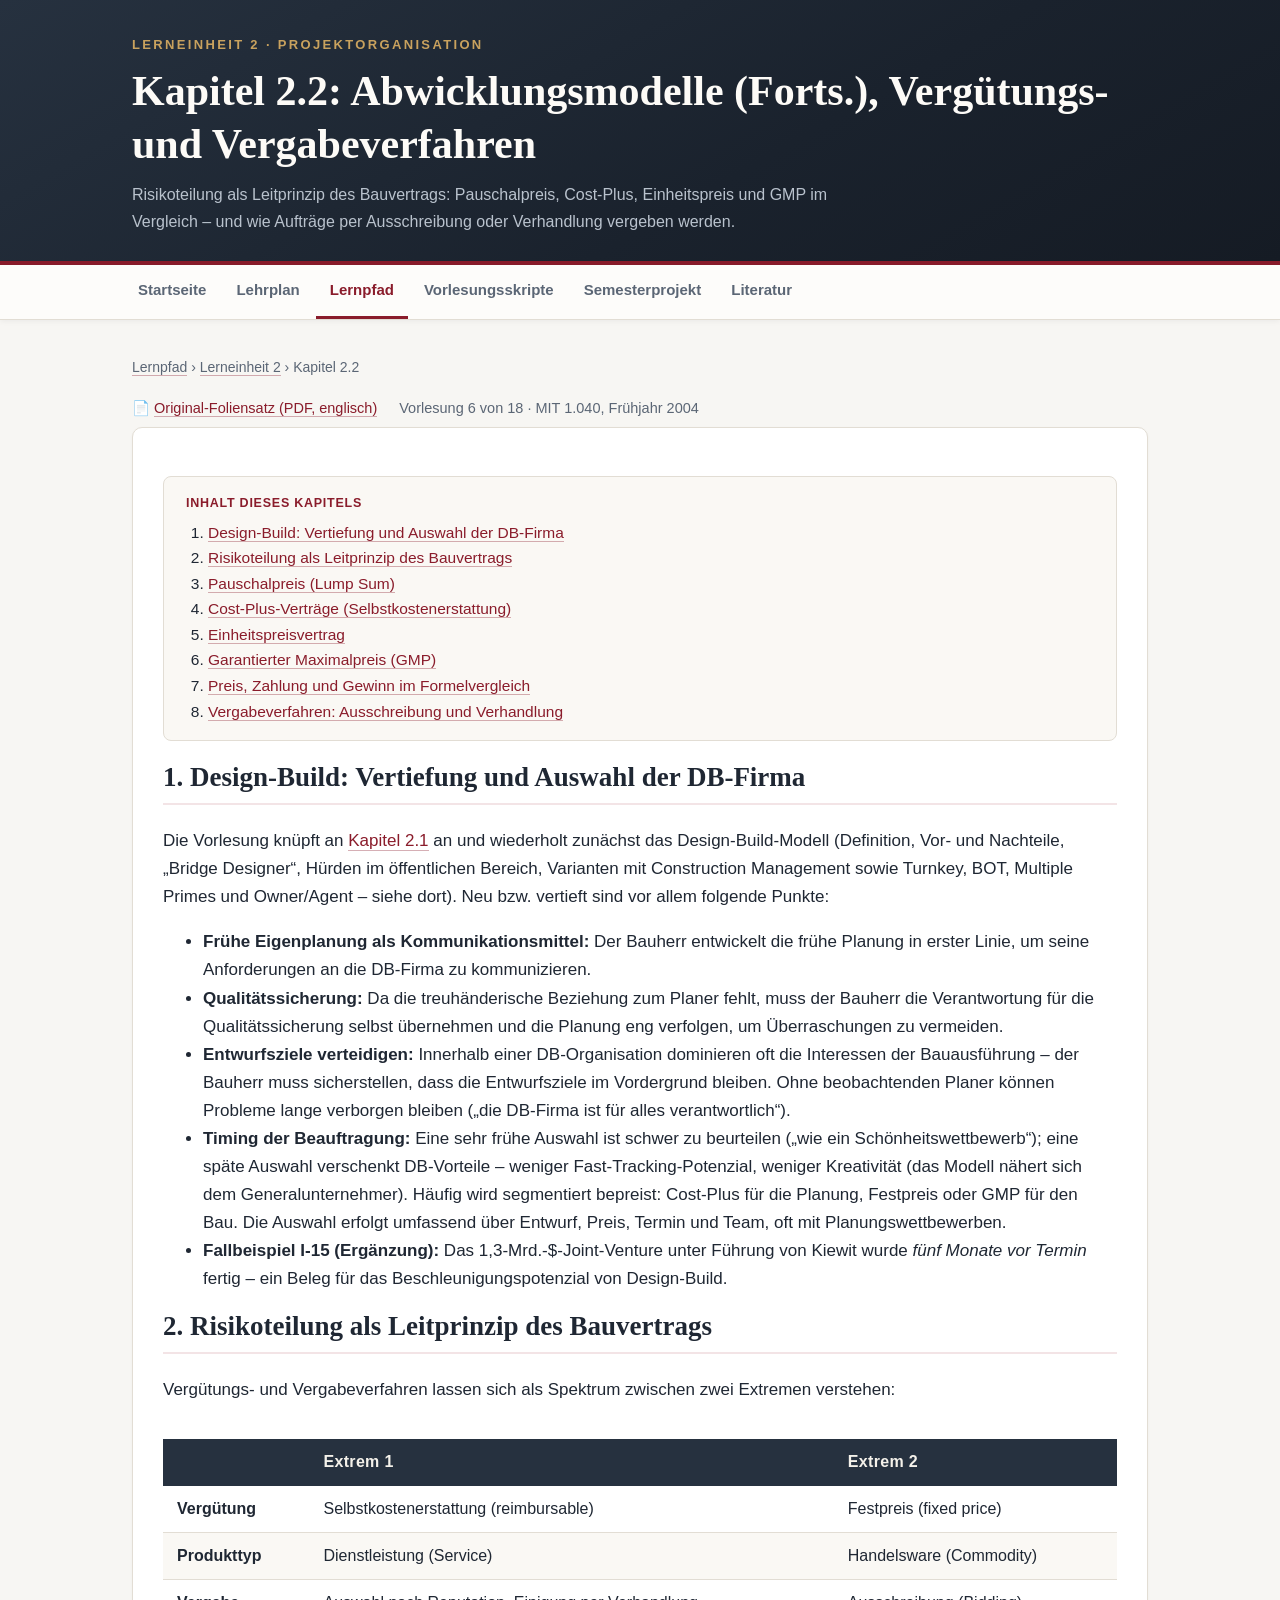
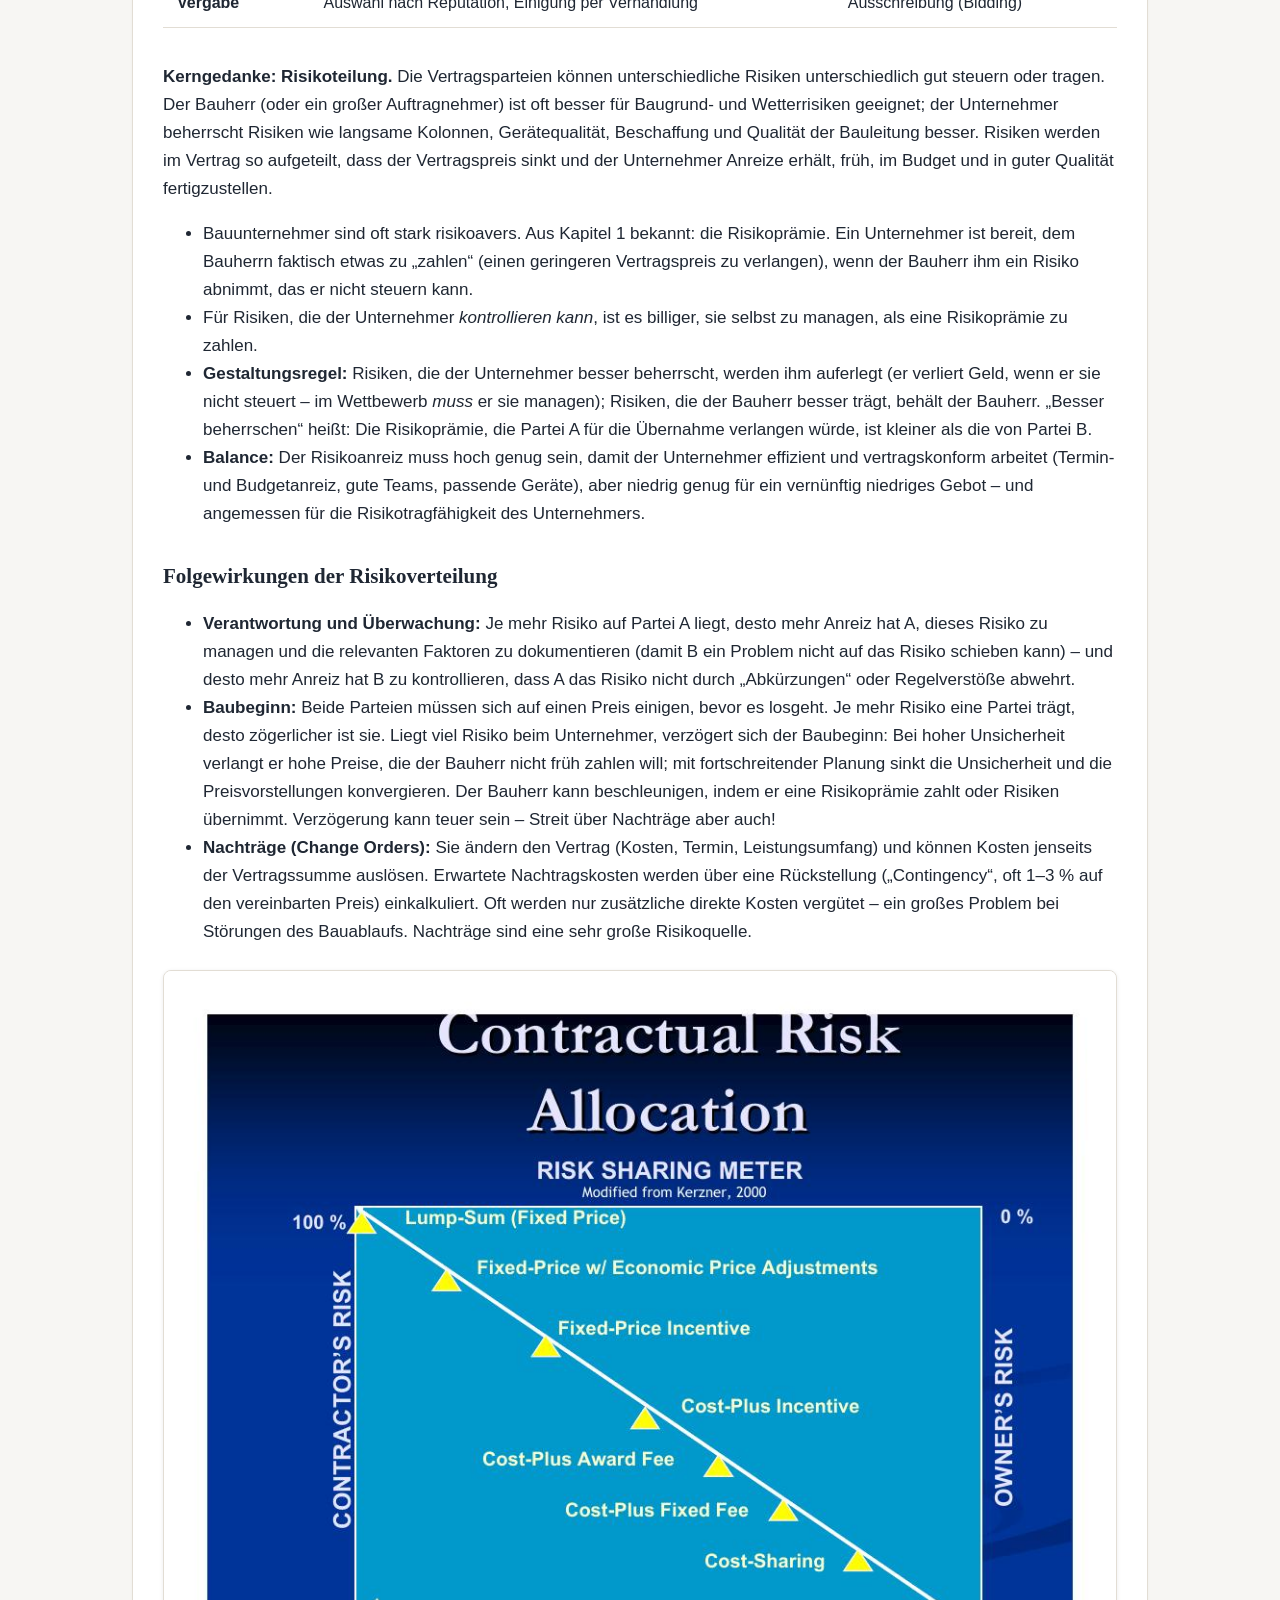
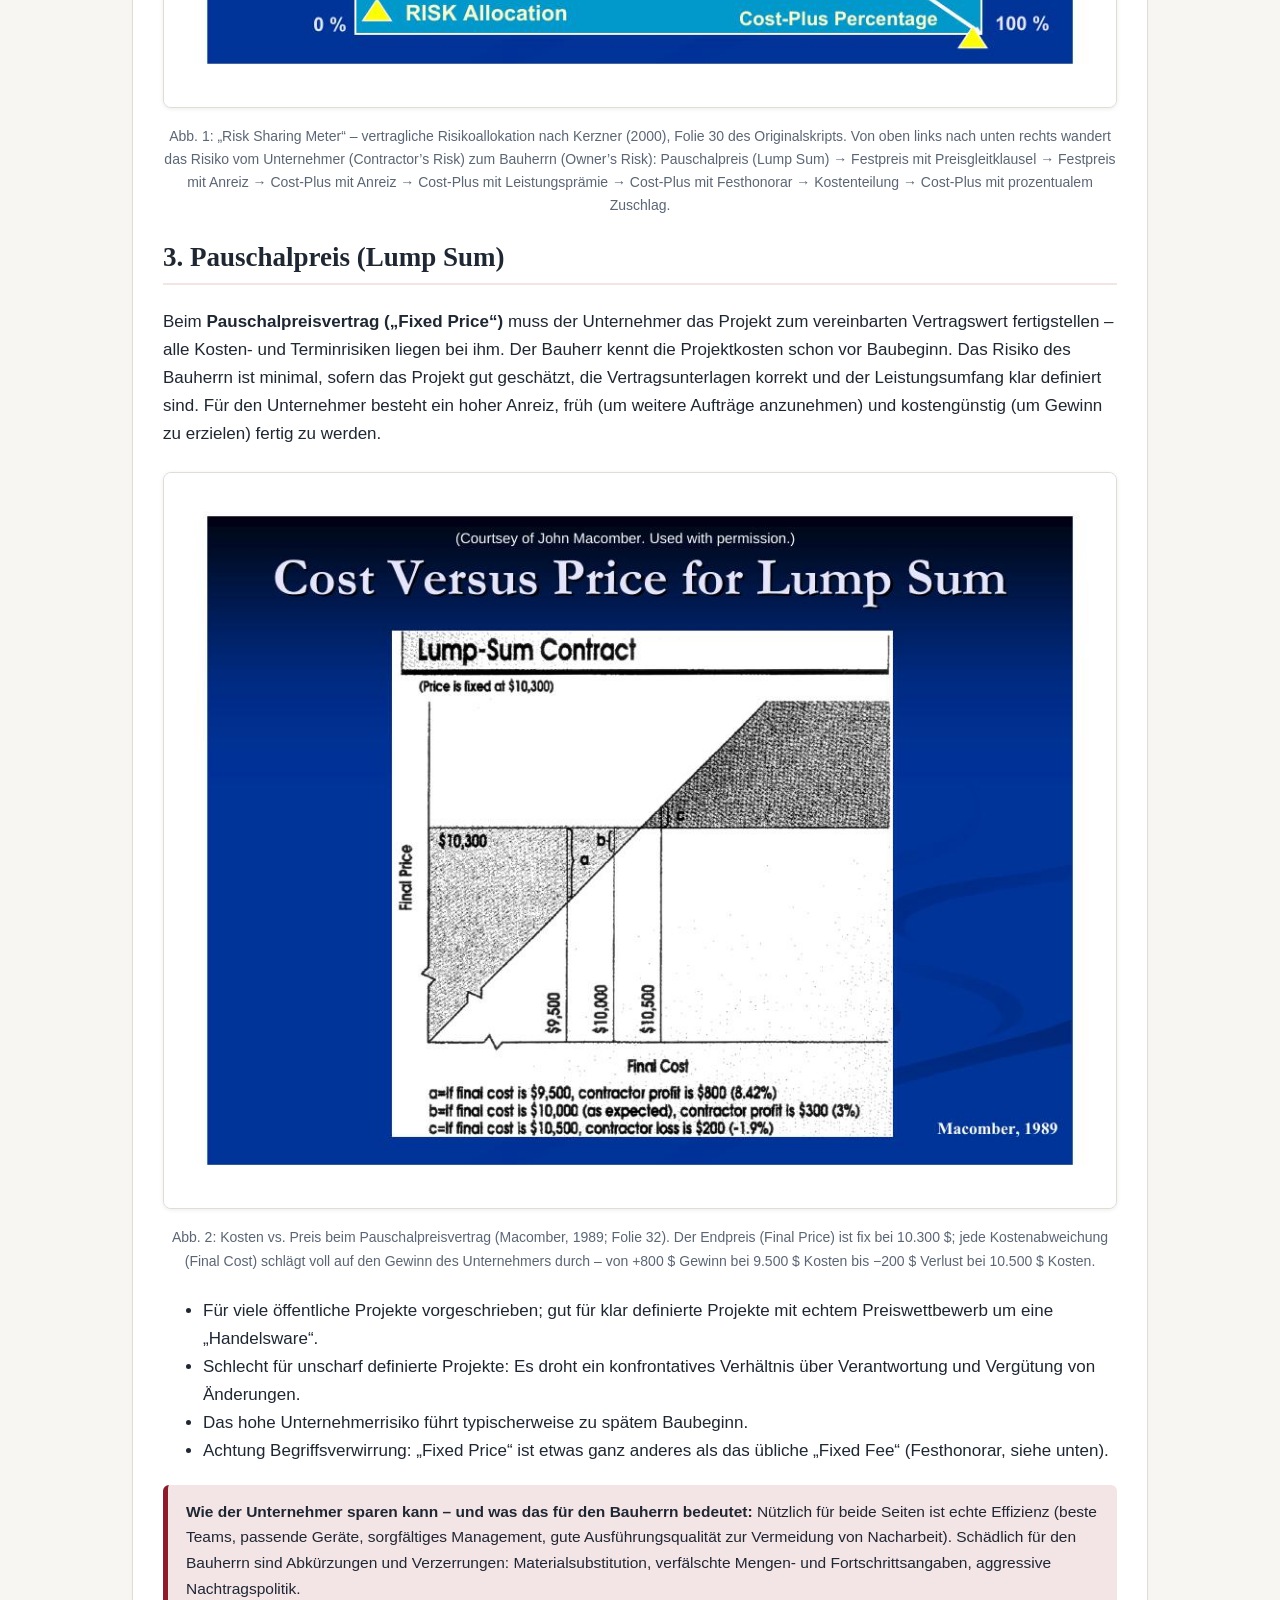
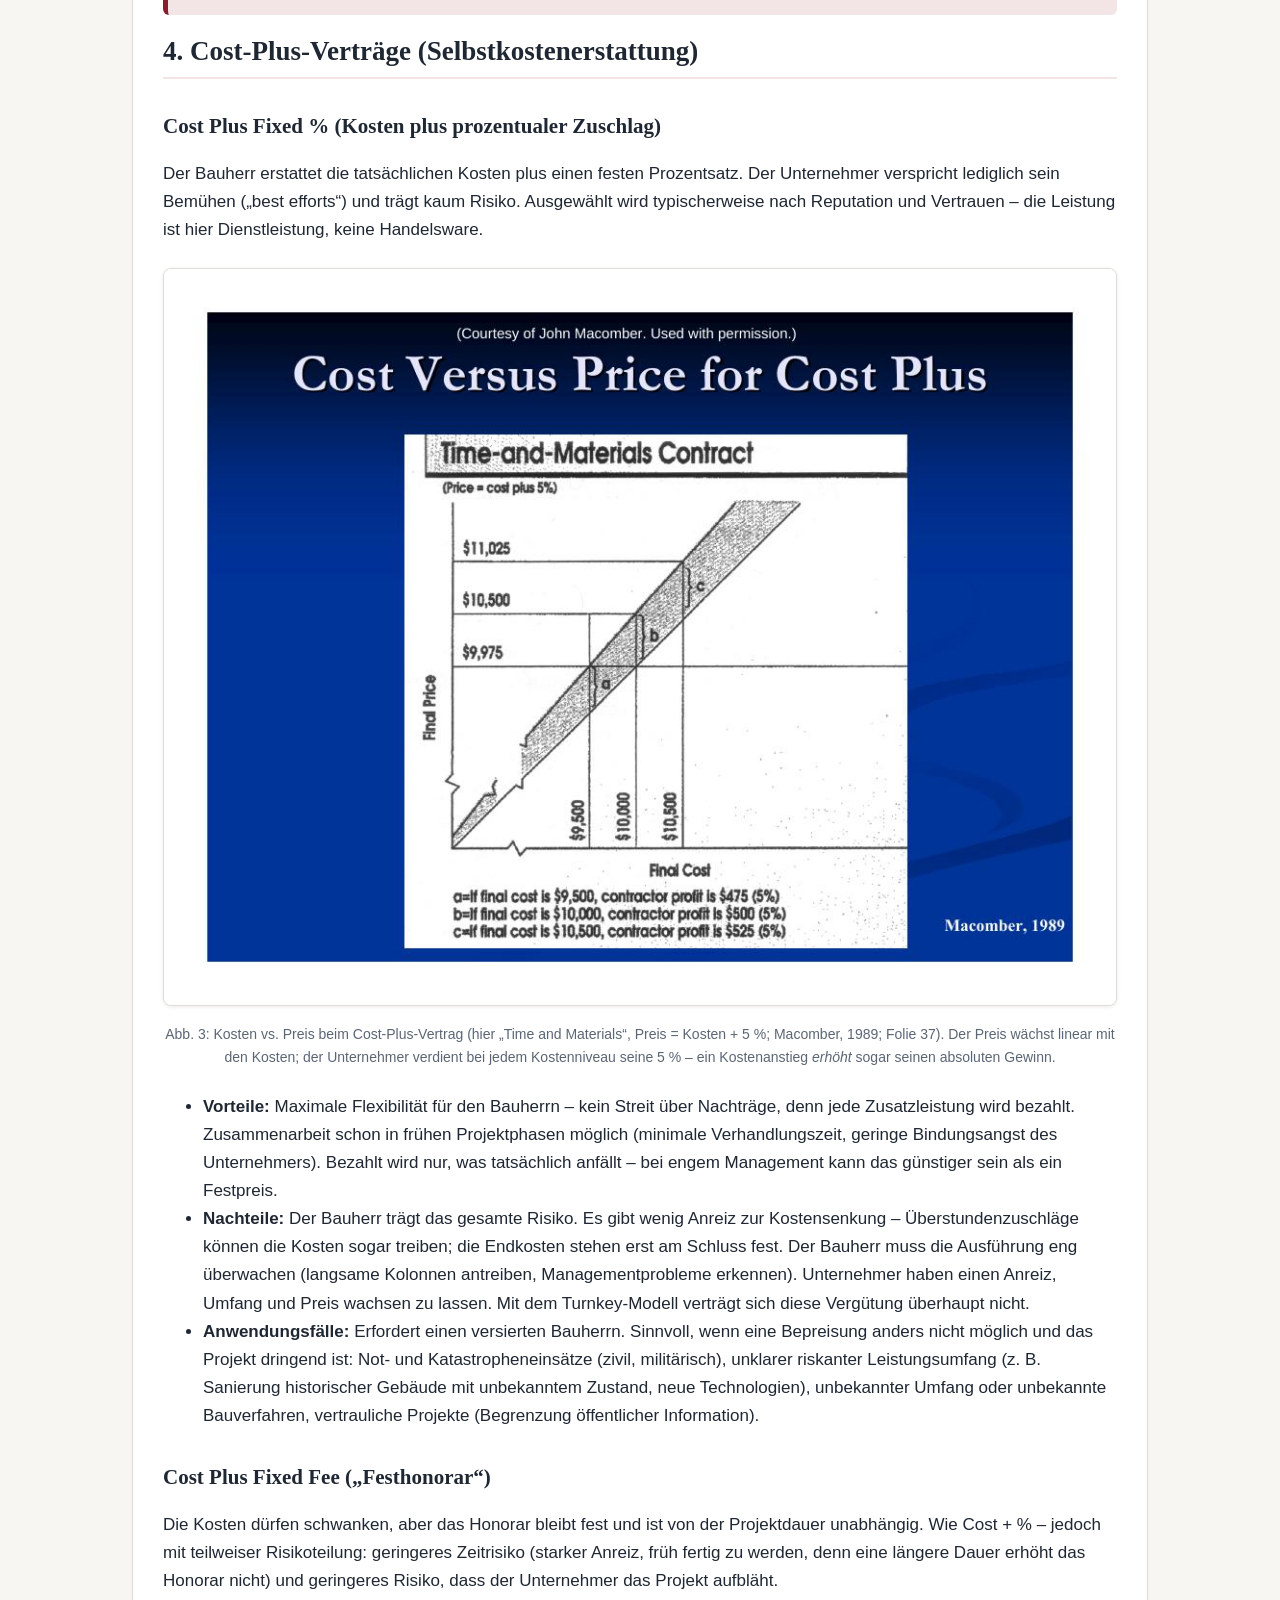
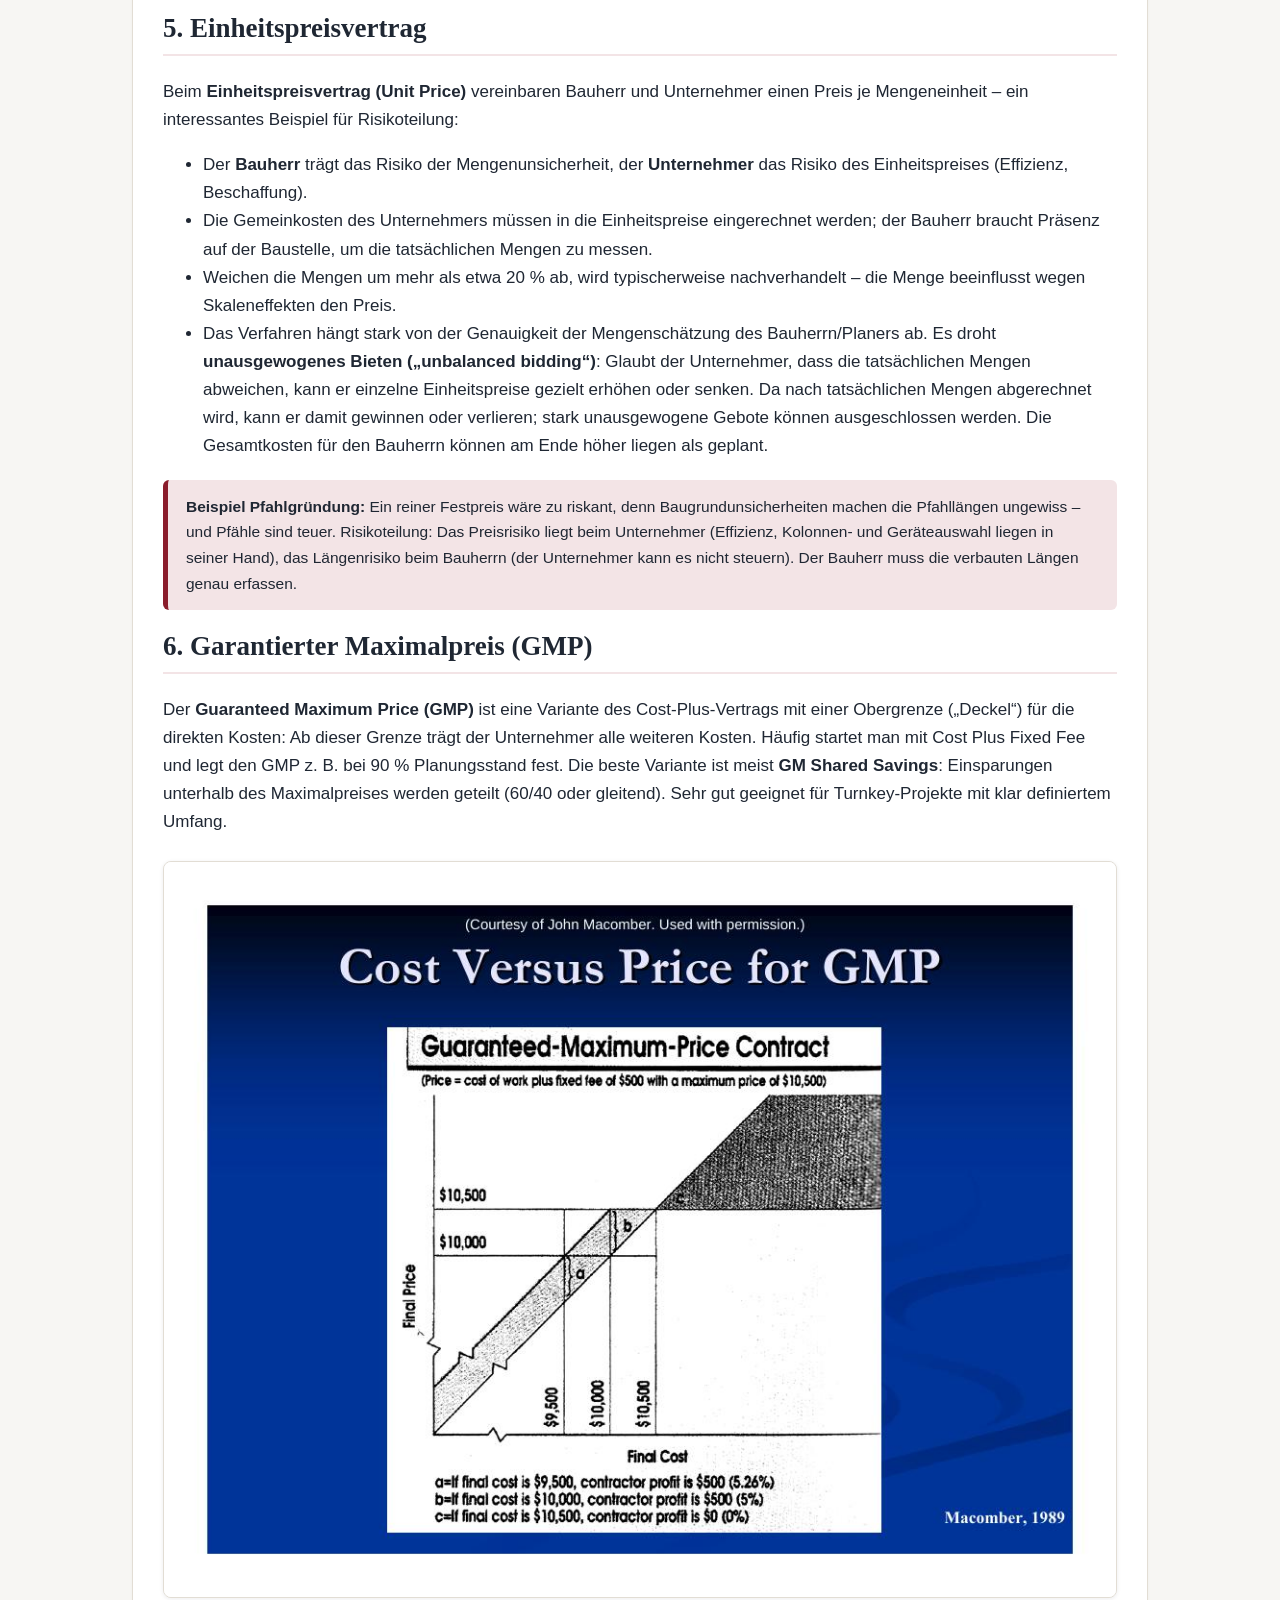
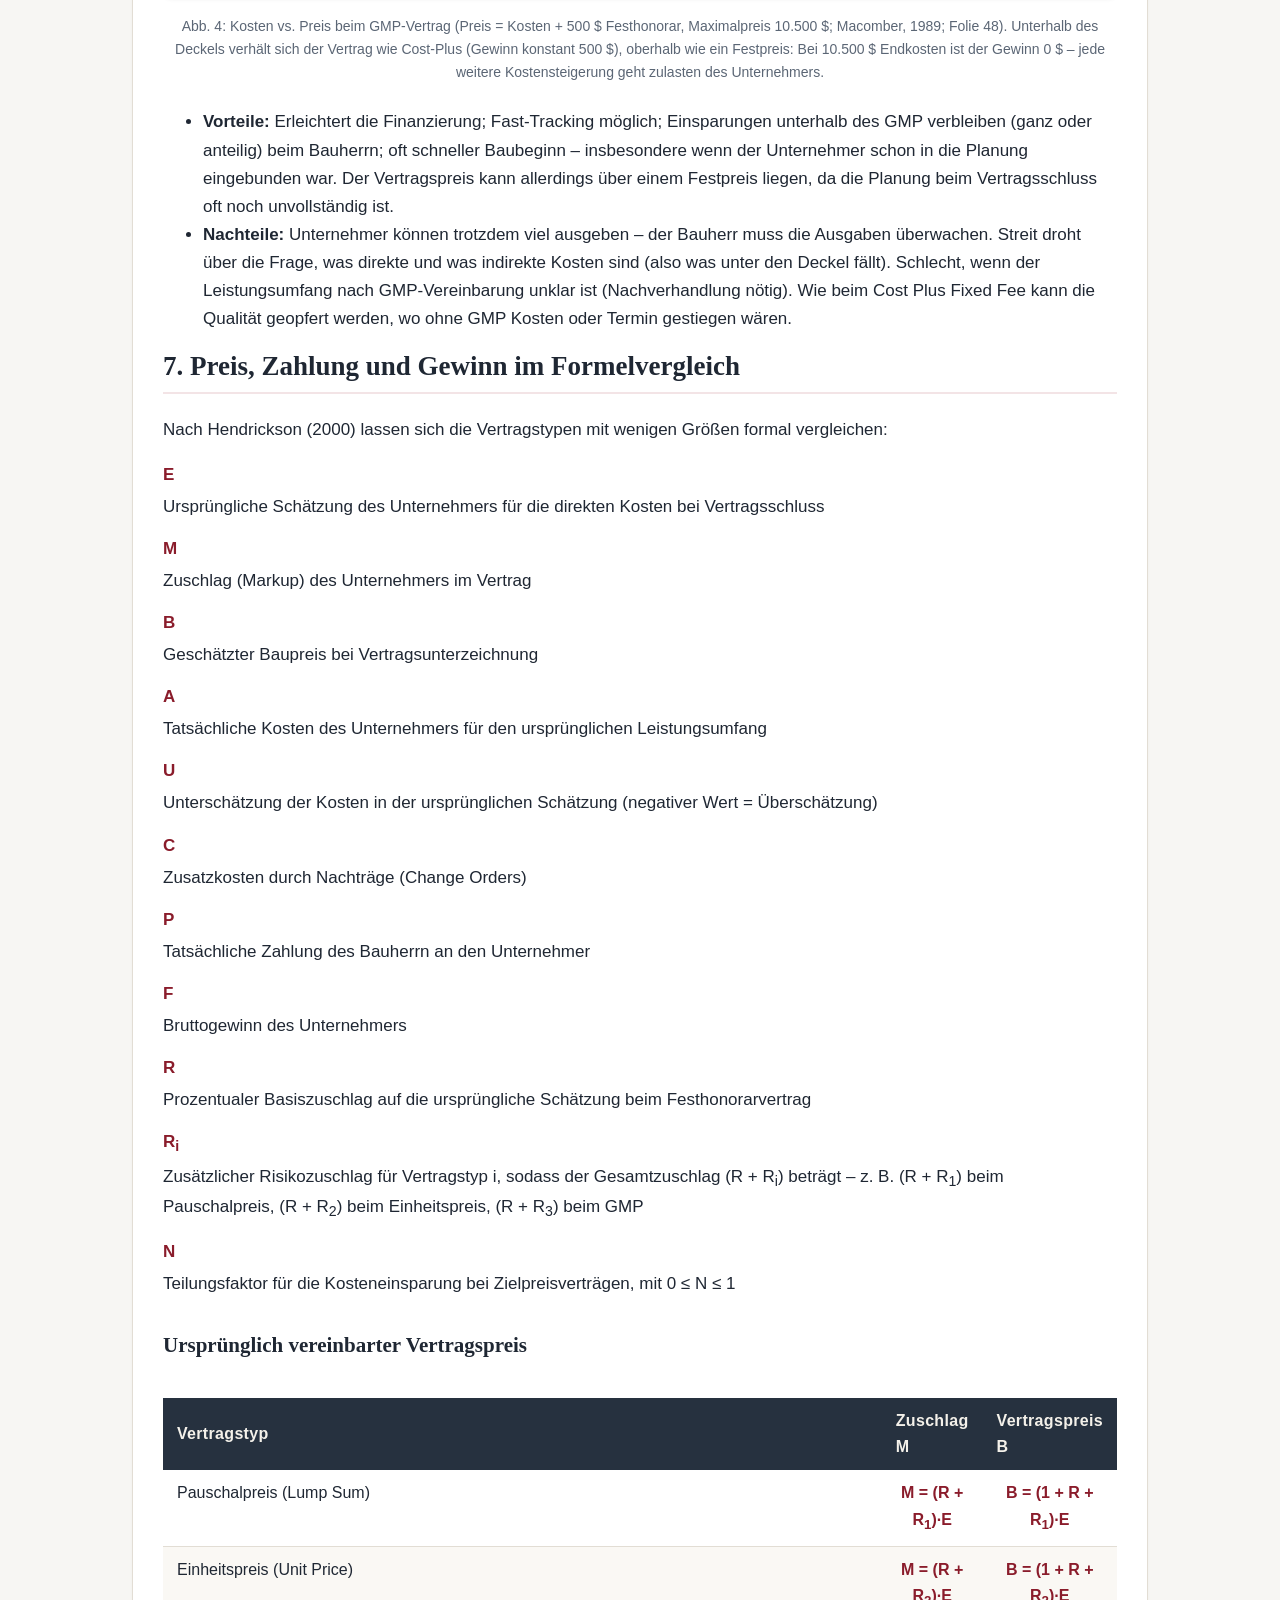
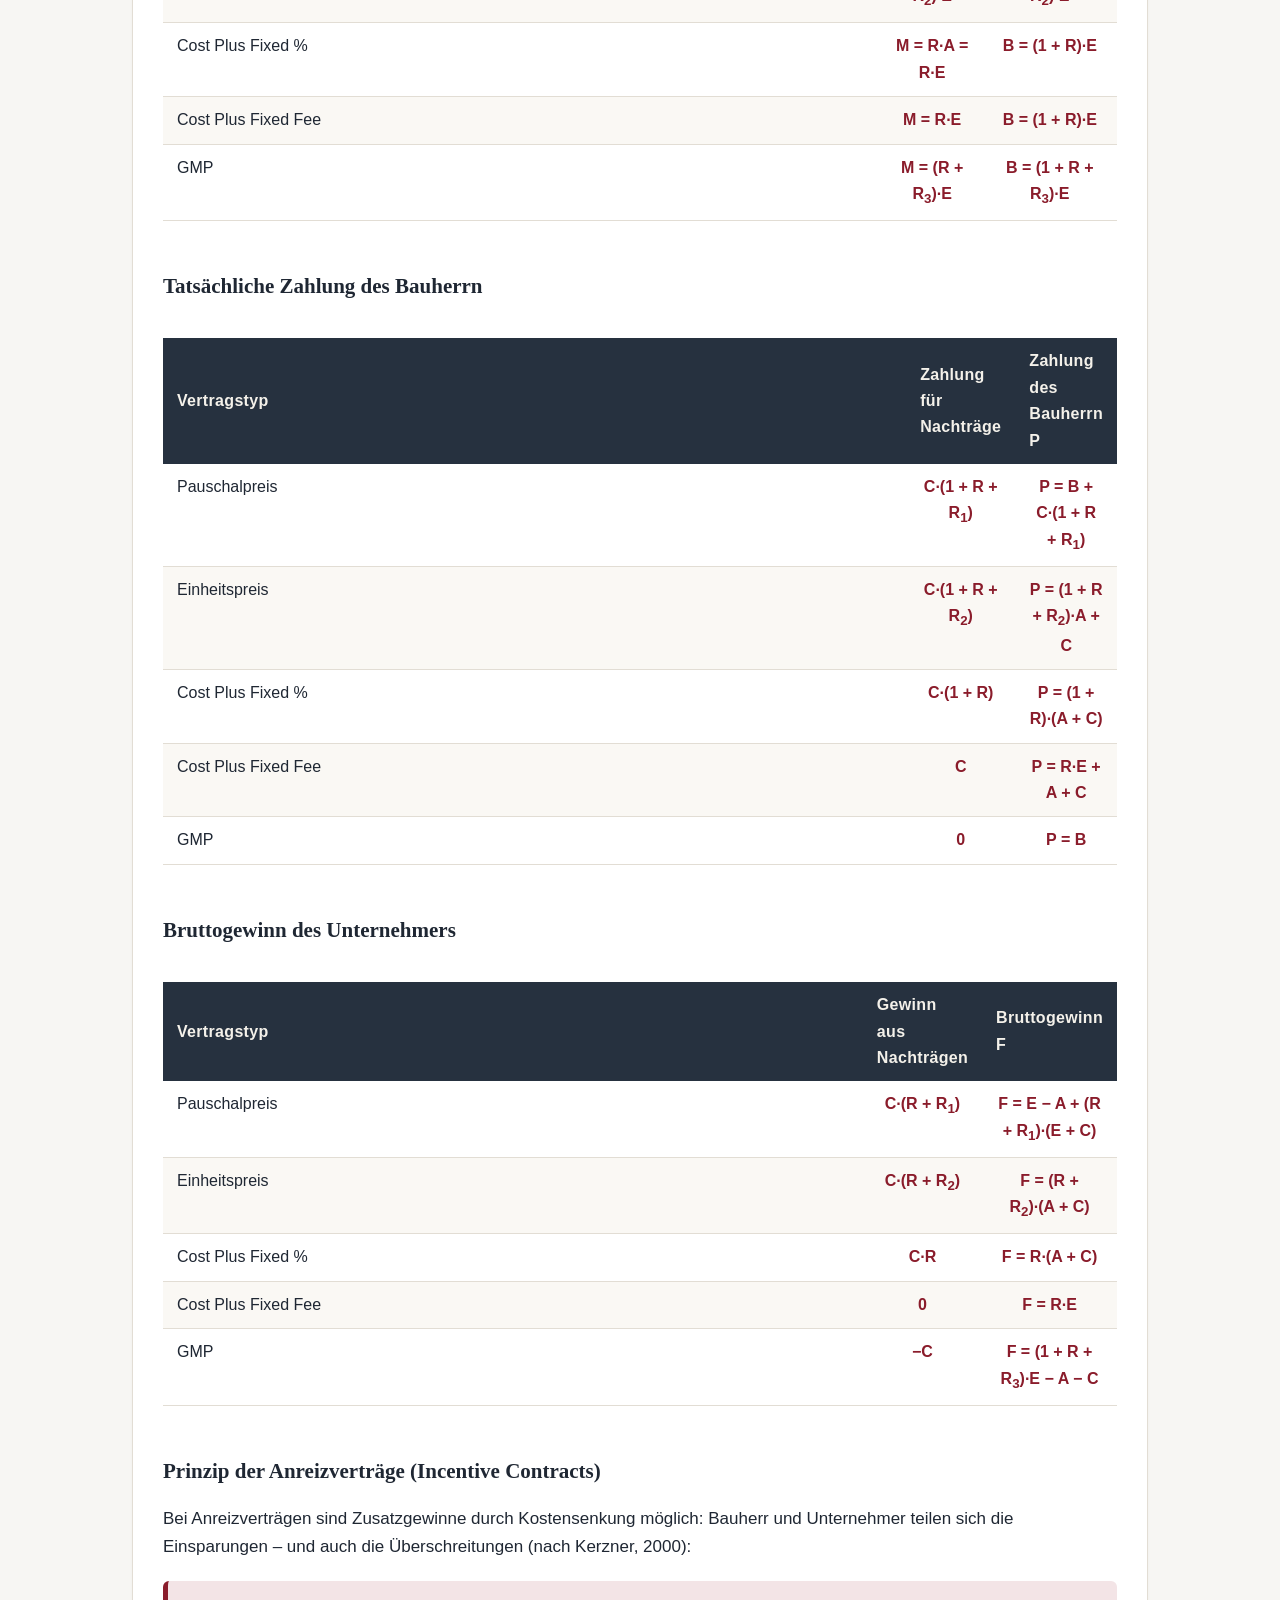
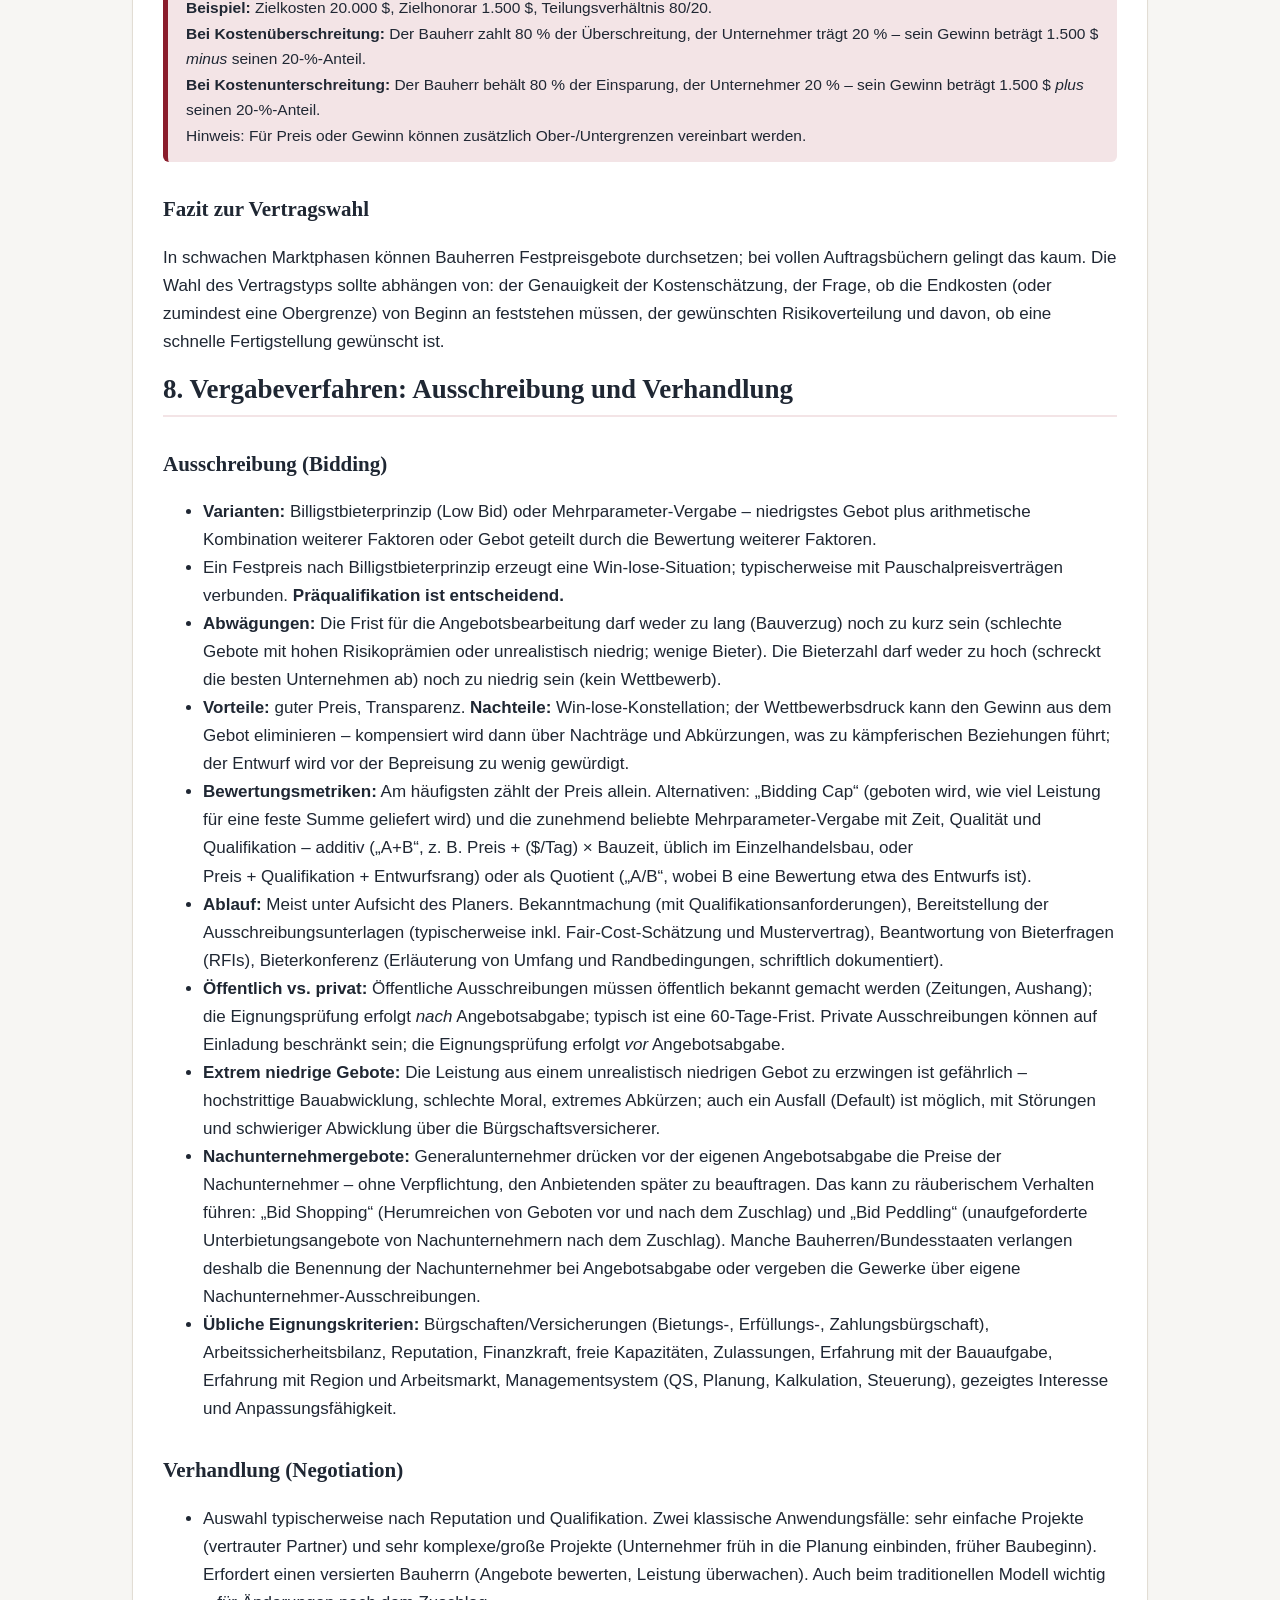
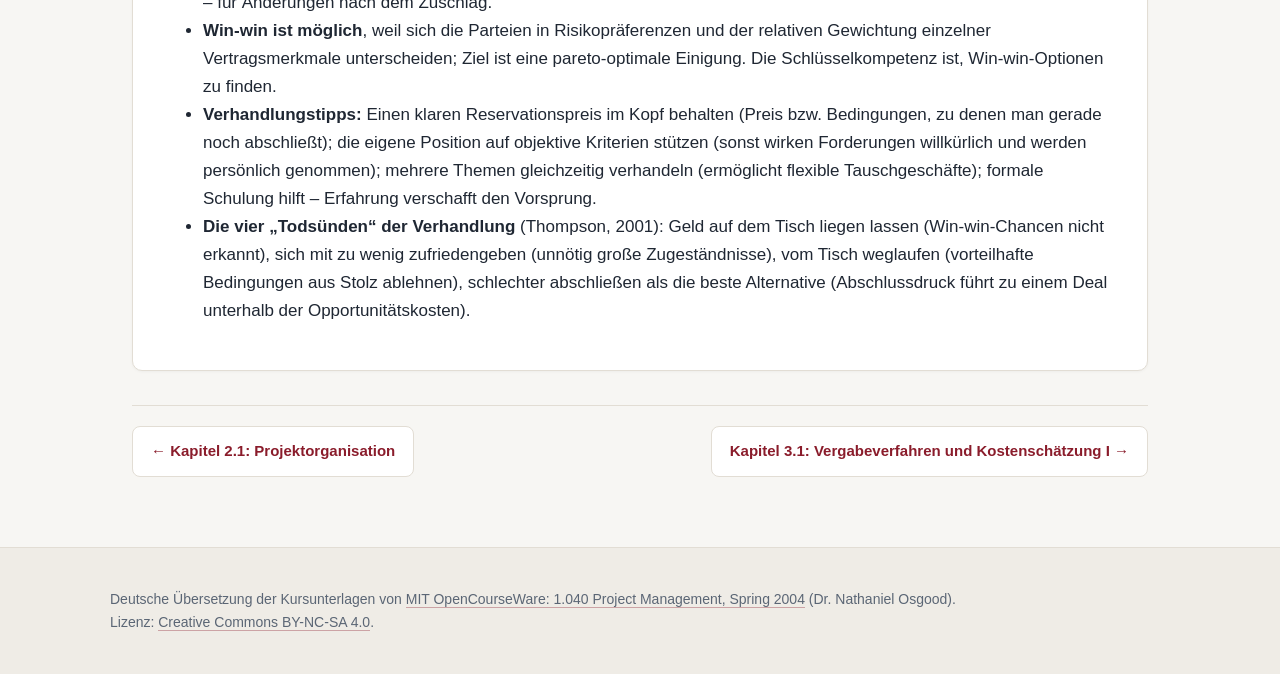
<file: kapitel-2-2.html>
<!DOCTYPE html>
<html lang="de">
<head>
<meta charset="UTF-8">
<meta name="viewport" content="width=device-width, initial-scale=1.0">
<title>Kapitel 2.2: Abwicklungsmodelle (Forts.), Vergütungs- und Vergabeverfahren – Projektmanagement</title>
<meta name="description" content="Kapitel 2.2 des Lernprogramms Projektmanagement: Abwicklungsmodelle (Forts.), Vergütungs- und Vergabeverfahren – vollständig übersetzt und aufbereitet.">
<link rel="stylesheet" href="style.css">
</head>
<body>

<header class="site-header">
  <div class="inner">
    <p class="kicker">Lerneinheit 2 · Projektorganisation</p>
    <h1>Kapitel 2.2: Abwicklungsmodelle (Forts.), Vergütungs- und Vergabeverfahren</h1>
    <p class="sub">Risikoteilung als Leitprinzip des Bauvertrags: Pauschalpreis, Cost-Plus, Einheitspreis und GMP im Vergleich – und wie Aufträge per Ausschreibung oder Verhandlung vergeben werden.</p>
  </div>
</header>

<nav class="mainnav">
  <div class="inner">
    <a href="index.html">Startseite</a>
    <a href="lehrplan.html">Lehrplan</a>
    <a href="kursplan.html" class="active">Lernpfad</a>
    <a href="vorlesungen.html">Vorlesungsskripte</a>
    <a href="projekt.html">Semesterprojekt</a>
    <a href="literatur.html">Literatur</a>
  </div>
</nav>

<main>
  <p class="breadcrumb"><a href="kursplan.html">Lernpfad</a> › <a href="kursplan.html#le2">Lerneinheit 2</a> › Kapitel 2.2</p>
  <div class="kapitel-meta">
    <span>📄 <a href="pdfs/vorlesung-06-abwicklungsmodelle-verguetung-vergabe.pdf">Original-Foliensatz (PDF, englisch)</a></span>
    <span>Vorlesung 6 von 18 · MIT 1.040, Frühjahr 2004</span>
  </div>

  <section class="card">
    <div class="toc">
      <span class="label">Inhalt dieses Kapitels</span>
      <ol>
        <li><a href="#abschnitt-1">Design-Build: Vertiefung und Auswahl der DB-Firma</a></li>
        <li><a href="#abschnitt-2">Risikoteilung als Leitprinzip des Bauvertrags</a></li>
        <li><a href="#abschnitt-3">Pauschalpreis (Lump Sum)</a></li>
        <li><a href="#abschnitt-4">Cost-Plus-Verträge (Selbstkostenerstattung)</a></li>
        <li><a href="#abschnitt-5">Einheitspreisvertrag</a></li>
        <li><a href="#abschnitt-6">Garantierter Maximalpreis (GMP)</a></li>
        <li><a href="#abschnitt-7">Preis, Zahlung und Gewinn im Formelvergleich</a></li>
        <li><a href="#abschnitt-8">Vergabeverfahren: Ausschreibung und Verhandlung</a></li>
      </ol>
    </div>

    <h2 id="abschnitt-1">1. Design-Build: Vertiefung und Auswahl der DB-Firma</h2>
    <p>Die Vorlesung knüpft an <a href="kapitel-2-1.html">Kapitel 2.1</a> an und wiederholt zunächst das Design-Build-Modell (Definition, Vor- und Nachteile, „Bridge Designer“, Hürden im öffentlichen Bereich, Varianten mit Construction Management sowie Turnkey, BOT, Multiple Primes und Owner/Agent – siehe dort). Neu bzw. vertieft sind vor allem folgende Punkte:</p>
    <ul>
      <li><strong>Frühe Eigenplanung als Kommunikationsmittel:</strong> Der Bauherr entwickelt die frühe Planung in erster Linie, um seine Anforderungen an die DB-Firma zu kommunizieren.</li>
      <li><strong>Qualitätssicherung:</strong> Da die treuhänderische Beziehung zum Planer fehlt, muss der Bauherr die Verantwortung für die Qualitätssicherung selbst übernehmen und die Planung eng verfolgen, um Überraschungen zu vermeiden.</li>
      <li><strong>Entwurfsziele verteidigen:</strong> Innerhalb einer DB-Organisation dominieren oft die Interessen der Bauausführung – der Bauherr muss sicherstellen, dass die Entwurfsziele im Vordergrund bleiben. Ohne beobachtenden Planer können Probleme lange verborgen bleiben („die DB-Firma ist für alles verantwortlich“).</li>
      <li><strong>Timing der Beauftragung:</strong> Eine sehr frühe Auswahl ist schwer zu beurteilen („wie ein Schönheitswettbewerb“); eine späte Auswahl verschenkt DB-Vorteile – weniger Fast-Tracking-Potenzial, weniger Kreativität (das Modell nähert sich dem Generalunternehmer). Häufig wird segmentiert bepreist: Cost-Plus für die Planung, Festpreis oder GMP für den Bau. Die Auswahl erfolgt umfassend über Entwurf, Preis, Termin und Team, oft mit Planungswettbewerben.</li>
      <li><strong>Fallbeispiel I-15 (Ergänzung):</strong> Das 1,3-Mrd.-$-Joint-Venture unter Führung von Kiewit wurde <em>fünf Monate vor Termin</em> fertig – ein Beleg für das Beschleunigungspotenzial von Design-Build.</li>
    </ul>

    <h2 id="abschnitt-2">2. Risikoteilung als Leitprinzip des Bauvertrags</h2>
    <p>Vergütungs- und Vergabeverfahren lassen sich als Spektrum zwischen zwei Extremen verstehen:</p>
    <div class="table-wrap">
      <table>
        <thead>
          <tr><th></th><th>Extrem 1</th><th>Extrem 2</th></tr>
        </thead>
        <tbody>
          <tr><td><strong>Vergütung</strong></td><td>Selbstkostenerstattung (reimbursable)</td><td>Festpreis (fixed price)</td></tr>
          <tr><td><strong>Produkttyp</strong></td><td>Dienstleistung (Service)</td><td>Handelsware (Commodity)</td></tr>
          <tr><td><strong>Vergabe</strong></td><td>Auswahl nach Reputation, Einigung per Verhandlung</td><td>Ausschreibung (Bidding)</td></tr>
        </tbody>
      </table>
    </div>
    <p><strong>Kerngedanke: Risikoteilung.</strong> Die Vertragsparteien können unterschiedliche Risiken unterschiedlich gut steuern oder tragen. Der Bauherr (oder ein großer Auftragnehmer) ist oft besser für Baugrund- und Wetterrisiken geeignet; der Unternehmer beherrscht Risiken wie langsame Kolonnen, Gerätequalität, Beschaffung und Qualität der Bauleitung besser. Risiken werden im Vertrag so aufgeteilt, dass der Vertragspreis sinkt und der Unternehmer Anreize erhält, früh, im Budget und in guter Qualität fertigzustellen.</p>
    <ul>
      <li>Bauunternehmer sind oft stark risikoavers. Aus Kapitel 1 bekannt: die Risikoprämie. Ein Unternehmer ist bereit, dem Bauherrn faktisch etwas zu „zahlen“ (einen geringeren Vertragspreis zu verlangen), wenn der Bauherr ihm ein Risiko abnimmt, das er nicht steuern kann.</li>
      <li>Für Risiken, die der Unternehmer <em>kontrollieren kann</em>, ist es billiger, sie selbst zu managen, als eine Risikoprämie zu zahlen.</li>
      <li><strong>Gestaltungsregel:</strong> Risiken, die der Unternehmer besser beherrscht, werden ihm auferlegt (er verliert Geld, wenn er sie nicht steuert – im Wettbewerb <em>muss</em> er sie managen); Risiken, die der Bauherr besser trägt, behält der Bauherr. „Besser beherrschen“ heißt: Die Risikoprämie, die Partei A für die Übernahme verlangen würde, ist kleiner als die von Partei B.</li>
      <li><strong>Balance:</strong> Der Risikoanreiz muss hoch genug sein, damit der Unternehmer effizient und vertragskonform arbeitet (Termin- und Budgetanreiz, gute Teams, passende Geräte), aber niedrig genug für ein vernünftig niedriges Gebot – und angemessen für die Risikotragfähigkeit des Unternehmers.</li>
    </ul>

    <h3>Folgewirkungen der Risikoverteilung</h3>
    <ul>
      <li><strong>Verantwortung und Überwachung:</strong> Je mehr Risiko auf Partei A liegt, desto mehr Anreiz hat A, dieses Risiko zu managen und die relevanten Faktoren zu dokumentieren (damit B ein Problem nicht auf das Risiko schieben kann) – und desto mehr Anreiz hat B zu kontrollieren, dass A das Risiko nicht durch „Abkürzungen“ oder Regelverstöße abwehrt.</li>
      <li><strong>Baubeginn:</strong> Beide Parteien müssen sich auf einen Preis einigen, bevor es losgeht. Je mehr Risiko eine Partei trägt, desto zögerlicher ist sie. Liegt viel Risiko beim Unternehmer, verzögert sich der Baubeginn: Bei hoher Unsicherheit verlangt er hohe Preise, die der Bauherr nicht früh zahlen will; mit fortschreitender Planung sinkt die Unsicherheit und die Preisvorstellungen konvergieren. Der Bauherr kann beschleunigen, indem er eine Risikoprämie zahlt oder Risiken übernimmt. Verzögerung kann teuer sein – Streit über Nachträge aber auch!</li>
      <li><strong>Nachträge (Change Orders):</strong> Sie ändern den Vertrag (Kosten, Termin, Leistungsumfang) und können Kosten jenseits der Vertragssumme auslösen. Erwartete Nachtragskosten werden über eine Rückstellung („Contingency“, oft 1–3&nbsp;% auf den vereinbarten Preis) einkalkuliert. Oft werden nur zusätzliche direkte Kosten vergütet – ein großes Problem bei Störungen des Bauablaufs. Nachträge sind eine sehr große Risikoquelle.</li>
    </ul>

    <figure class="slide-fig">
      <img src="bilder/kapitel/k22-abb1.jpg" alt="Risk Sharing Meter: Diagonale Skala der Vertragstypen von Lump-Sum (100 Prozent Unternehmerrisiko) über Fixed-Price mit Preisgleitklausel, Fixed-Price Incentive, Cost-Plus Incentive, Cost-Plus Award Fee, Cost-Plus Fixed Fee und Cost-Sharing bis Cost-Plus Percentage (100 Prozent Bauherrenrisiko)" loading="lazy">
      <figcaption>Abb. 1: „Risk Sharing Meter“ – vertragliche Risikoallokation nach Kerzner (2000), Folie 30 des Originalskripts. Von oben links nach unten rechts wandert das Risiko vom Unternehmer (Contractor’s Risk) zum Bauherrn (Owner’s Risk): Pauschalpreis (Lump Sum) → Festpreis mit Preisgleitklausel → Festpreis mit Anreiz → Cost-Plus mit Anreiz → Cost-Plus mit Leistungsprämie → Cost-Plus mit Festhonorar → Kostenteilung → Cost-Plus mit prozentualem Zuschlag.</figcaption>
    </figure>

    <h2 id="abschnitt-3">3. Pauschalpreis (Lump Sum)</h2>
    <p>Beim <strong>Pauschalpreisvertrag („Fixed Price“)</strong> muss der Unternehmer das Projekt zum vereinbarten Vertragswert fertigstellen – alle Kosten- und Terminrisiken liegen bei ihm. Der Bauherr kennt die Projektkosten schon vor Baubeginn. Das Risiko des Bauherrn ist minimal, sofern das Projekt gut geschätzt, die Vertragsunterlagen korrekt und der Leistungsumfang klar definiert sind. Für den Unternehmer besteht ein hoher Anreiz, früh (um weitere Aufträge anzunehmen) und kostengünstig (um Gewinn zu erzielen) fertig zu werden.</p>
    <figure class="slide-fig">
      <img src="bilder/kapitel/k22-abb2.jpg" alt="Diagramm Endpreis über Endkosten für einen Pauschalpreisvertrag: Der Preis bleibt konstant bei 10.300 Dollar; bei Endkosten von 9.500 Dollar beträgt der Gewinn 800 Dollar (8,42 Prozent), bei 10.000 Dollar 300 Dollar (3 Prozent), bei 10.500 Dollar entsteht ein Verlust von 200 Dollar (minus 1,9 Prozent)" loading="lazy">
      <figcaption>Abb. 2: Kosten vs. Preis beim Pauschalpreisvertrag (Macomber, 1989; Folie 32). Der Endpreis (Final Price) ist fix bei 10.300&nbsp;$; jede Kostenabweichung (Final Cost) schlägt voll auf den Gewinn des Unternehmers durch – von +800&nbsp;$ Gewinn bei 9.500&nbsp;$ Kosten bis −200&nbsp;$ Verlust bei 10.500&nbsp;$ Kosten.</figcaption>
    </figure>
    <ul>
      <li>Für viele öffentliche Projekte vorgeschrieben; gut für klar definierte Projekte mit echtem Preiswettbewerb um eine „Handelsware“.</li>
      <li>Schlecht für unscharf definierte Projekte: Es droht ein konfrontatives Verhältnis über Verantwortung und Vergütung von Änderungen.</li>
      <li>Das hohe Unternehmerrisiko führt typischerweise zu spätem Baubeginn.</li>
      <li>Achtung Begriffsverwirrung: „Fixed Price“ ist etwas ganz anderes als das übliche „Fixed Fee“ (Festhonorar, siehe unten).</li>
    </ul>
    <div class="note"><strong>Wie der Unternehmer sparen kann – und was das für den Bauherrn bedeutet:</strong> Nützlich für beide Seiten ist echte Effizienz (beste Teams, passende Geräte, sorgfältiges Management, gute Ausführungsqualität zur Vermeidung von Nacharbeit). Schädlich für den Bauherrn sind Abkürzungen und Verzerrungen: Materialsubstitution, verfälschte Mengen- und Fortschrittsangaben, aggressive Nachtragspolitik.</div>

    <h2 id="abschnitt-4">4. Cost-Plus-Verträge (Selbstkostenerstattung)</h2>
    <h3>Cost Plus Fixed % (Kosten plus prozentualer Zuschlag)</h3>
    <p>Der Bauherr erstattet die tatsächlichen Kosten plus einen festen Prozentsatz. Der Unternehmer verspricht lediglich sein Bemühen („best efforts“) und trägt kaum Risiko. Ausgewählt wird typischerweise nach Reputation und Vertrauen – die Leistung ist hier Dienstleistung, keine Handelsware.</p>
    <figure class="slide-fig">
      <img src="bilder/kapitel/k22-abb3.jpg" alt="Diagramm Endpreis über Endkosten für einen Time-and-Materials-Vertrag mit Preis gleich Kosten plus 5 Prozent: Der Preis steigt linear mit den Kosten; der Unternehmergewinn bleibt konstant bei 5 Prozent" loading="lazy">
      <figcaption>Abb. 3: Kosten vs. Preis beim Cost-Plus-Vertrag (hier „Time and Materials“, Preis = Kosten + 5&nbsp;%; Macomber, 1989; Folie 37). Der Preis wächst linear mit den Kosten; der Unternehmer verdient bei jedem Kostenniveau seine 5&nbsp;% – ein Kostenanstieg <em>erhöht</em> sogar seinen absoluten Gewinn.</figcaption>
    </figure>
    <ul>
      <li><strong>Vorteile:</strong> Maximale Flexibilität für den Bauherrn – kein Streit über Nachträge, denn jede Zusatzleistung wird bezahlt. Zusammenarbeit schon in frühen Projektphasen möglich (minimale Verhandlungszeit, geringe Bindungsangst des Unternehmers). Bezahlt wird nur, was tatsächlich anfällt – bei engem Management kann das günstiger sein als ein Festpreis.</li>
      <li><strong>Nachteile:</strong> Der Bauherr trägt das gesamte Risiko. Es gibt wenig Anreiz zur Kostensenkung – Überstundenzuschläge können die Kosten sogar treiben; die Endkosten stehen erst am Schluss fest. Der Bauherr muss die Ausführung eng überwachen (langsame Kolonnen antreiben, Managementprobleme erkennen). Unternehmer haben einen Anreiz, Umfang und Preis wachsen zu lassen. Mit dem Turnkey-Modell verträgt sich diese Vergütung überhaupt nicht.</li>
      <li><strong>Anwendungsfälle:</strong> Erfordert einen versierten Bauherrn. Sinnvoll, wenn eine Bepreisung anders nicht möglich und das Projekt dringend ist: Not- und Katastropheneinsätze (zivil, militärisch), unklarer riskanter Leistungsumfang (z.&nbsp;B. Sanierung historischer Gebäude mit unbekanntem Zustand, neue Technologien), unbekannter Umfang oder unbekannte Bauverfahren, vertrauliche Projekte (Begrenzung öffentlicher Information).</li>
    </ul>
    <h3>Cost Plus Fixed Fee („Festhonorar“)</h3>
    <p>Die Kosten dürfen schwanken, aber das Honorar bleibt fest und ist von der Projektdauer unabhängig. Wie Cost&nbsp;+&nbsp;% – jedoch mit teilweiser Risikoteilung: geringeres Zeitrisiko (starker Anreiz, früh fertig zu werden, denn eine längere Dauer erhöht das Honorar nicht) und geringeres Risiko, dass der Unternehmer das Projekt aufbläht.</p>

    <h2 id="abschnitt-5">5. Einheitspreisvertrag</h2>
    <p>Beim <strong>Einheitspreisvertrag (Unit Price)</strong> vereinbaren Bauherr und Unternehmer einen Preis je Mengeneinheit – ein interessantes Beispiel für Risikoteilung:</p>
    <ul>
      <li>Der <strong>Bauherr</strong> trägt das Risiko der Mengenunsicherheit, der <strong>Unternehmer</strong> das Risiko des Einheitspreises (Effizienz, Beschaffung).</li>
      <li>Die Gemeinkosten des Unternehmers müssen in die Einheitspreise eingerechnet werden; der Bauherr braucht Präsenz auf der Baustelle, um die tatsächlichen Mengen zu messen.</li>
      <li>Weichen die Mengen um mehr als etwa 20&nbsp;% ab, wird typischerweise nachverhandelt – die Menge beeinflusst wegen Skaleneffekten den Preis.</li>
      <li>Das Verfahren hängt stark von der Genauigkeit der Mengenschätzung des Bauherrn/Planers ab. Es droht <strong>unausgewogenes Bieten („unbalanced bidding“)</strong>: Glaubt der Unternehmer, dass die tatsächlichen Mengen abweichen, kann er einzelne Einheitspreise gezielt erhöhen oder senken. Da nach tatsächlichen Mengen abgerechnet wird, kann er damit gewinnen oder verlieren; stark unausgewogene Gebote können ausgeschlossen werden. Die Gesamtkosten für den Bauherrn können am Ende höher liegen als geplant.</li>
    </ul>
    <div class="note"><strong>Beispiel Pfahlgründung:</strong> Ein reiner Festpreis wäre zu riskant, denn Baugrundunsicherheiten machen die Pfahllängen ungewiss – und Pfähle sind teuer. Risikoteilung: Das Preisrisiko liegt beim Unternehmer (Effizienz, Kolonnen- und Geräteauswahl liegen in seiner Hand), das Längenrisiko beim Bauherrn (der Unternehmer kann es nicht steuern). Der Bauherr muss die verbauten Längen genau erfassen.</div>

    <h2 id="abschnitt-6">6. Garantierter Maximalpreis (GMP)</h2>
    <p>Der <strong>Guaranteed Maximum Price (GMP)</strong> ist eine Variante des Cost-Plus-Vertrags mit einer Obergrenze („Deckel“) für die direkten Kosten: Ab dieser Grenze trägt der Unternehmer alle weiteren Kosten. Häufig startet man mit Cost Plus Fixed Fee und legt den GMP z.&nbsp;B. bei 90&nbsp;% Planungsstand fest. Die beste Variante ist meist <strong>GM Shared Savings</strong>: Einsparungen unterhalb des Maximalpreises werden geteilt (60/40 oder gleitend). Sehr gut geeignet für Turnkey-Projekte mit klar definiertem Umfang.</p>
    <figure class="slide-fig">
      <img src="bilder/kapitel/k22-abb4.jpg" alt="Diagramm Endpreis über Endkosten für einen GMP-Vertrag mit Preis gleich Kosten plus 500 Dollar Festhonorar und Maximalpreis 10.500 Dollar: Unterhalb des Deckels wächst der Preis linear, oberhalb bleibt er konstant und der Unternehmergewinn sinkt auf null" loading="lazy">
      <figcaption>Abb. 4: Kosten vs. Preis beim GMP-Vertrag (Preis = Kosten + 500&nbsp;$ Festhonorar, Maximalpreis 10.500&nbsp;$; Macomber, 1989; Folie 48). Unterhalb des Deckels verhält sich der Vertrag wie Cost-Plus (Gewinn konstant 500&nbsp;$), oberhalb wie ein Festpreis: Bei 10.500&nbsp;$ Endkosten ist der Gewinn 0&nbsp;$ – jede weitere Kostensteigerung geht zulasten des Unternehmers.</figcaption>
    </figure>
    <ul>
      <li><strong>Vorteile:</strong> Erleichtert die Finanzierung; Fast-Tracking möglich; Einsparungen unterhalb des GMP verbleiben (ganz oder anteilig) beim Bauherrn; oft schneller Baubeginn – insbesondere wenn der Unternehmer schon in die Planung eingebunden war. Der Vertragspreis kann allerdings über einem Festpreis liegen, da die Planung beim Vertragsschluss oft noch unvollständig ist.</li>
      <li><strong>Nachteile:</strong> Unternehmer können trotzdem viel ausgeben – der Bauherr muss die Ausgaben überwachen. Streit droht über die Frage, was direkte und was indirekte Kosten sind (also was unter den Deckel fällt). Schlecht, wenn der Leistungsumfang nach GMP-Vereinbarung unklar ist (Nachverhandlung nötig). Wie beim Cost Plus Fixed Fee kann die Qualität geopfert werden, wo ohne GMP Kosten oder Termin gestiegen wären.</li>
    </ul>

    <h2 id="abschnitt-7">7. Preis, Zahlung und Gewinn im Formelvergleich</h2>
    <p>Nach Hendrickson (2000) lassen sich die Vertragstypen mit wenigen Größen formal vergleichen:</p>
    <dl class="begriffe">
      <dt>E</dt><dd>Ursprüngliche Schätzung des Unternehmers für die direkten Kosten bei Vertragsschluss</dd>
      <dt>M</dt><dd>Zuschlag (Markup) des Unternehmers im Vertrag</dd>
      <dt>B</dt><dd>Geschätzter Baupreis bei Vertragsunterzeichnung</dd>
      <dt>A</dt><dd>Tatsächliche Kosten des Unternehmers für den ursprünglichen Leistungsumfang</dd>
      <dt>U</dt><dd>Unterschätzung der Kosten in der ursprünglichen Schätzung (negativer Wert&nbsp;= Überschätzung)</dd>
      <dt>C</dt><dd>Zusatzkosten durch Nachträge (Change Orders)</dd>
      <dt>P</dt><dd>Tatsächliche Zahlung des Bauherrn an den Unternehmer</dd>
      <dt>F</dt><dd>Bruttogewinn des Unternehmers</dd>
      <dt>R</dt><dd>Prozentualer Basiszuschlag auf die ursprüngliche Schätzung beim Festhonorarvertrag</dd>
      <dt>R<sub>i</sub></dt><dd>Zusätzlicher Risikozuschlag für Vertragstyp i, sodass der Gesamtzuschlag (R&nbsp;+&nbsp;R<sub>i</sub>) beträgt – z.&nbsp;B. (R&nbsp;+&nbsp;R<sub>1</sub>) beim Pauschalpreis, (R&nbsp;+&nbsp;R<sub>2</sub>) beim Einheitspreis, (R&nbsp;+&nbsp;R<sub>3</sub>) beim GMP</dd>
      <dt>N</dt><dd>Teilungsfaktor für die Kosteneinsparung bei Zielpreisverträgen, mit 0&nbsp;≤&nbsp;N&nbsp;≤&nbsp;1</dd>
    </dl>
    <h3>Ursprünglich vereinbarter Vertragspreis</h3>
    <div class="table-wrap">
      <table>
        <thead>
          <tr><th>Vertragstyp</th><th>Zuschlag M</th><th>Vertragspreis B</th></tr>
        </thead>
        <tbody>
          <tr><td>Pauschalpreis (Lump Sum)</td><td class="num">M = (R + R<sub>1</sub>)·E</td><td class="num">B = (1 + R + R<sub>1</sub>)·E</td></tr>
          <tr><td>Einheitspreis (Unit Price)</td><td class="num">M = (R + R<sub>2</sub>)·E</td><td class="num">B = (1 + R + R<sub>2</sub>)·E</td></tr>
          <tr><td>Cost Plus Fixed %</td><td class="num">M = R·A = R·E</td><td class="num">B = (1 + R)·E</td></tr>
          <tr><td>Cost Plus Fixed Fee</td><td class="num">M = R·E</td><td class="num">B = (1 + R)·E</td></tr>
          <tr><td>GMP</td><td class="num">M = (R + R<sub>3</sub>)·E</td><td class="num">B = (1 + R + R<sub>3</sub>)·E</td></tr>
        </tbody>
      </table>
    </div>
    <h3>Tatsächliche Zahlung des Bauherrn</h3>
    <div class="table-wrap">
      <table>
        <thead>
          <tr><th>Vertragstyp</th><th>Zahlung für Nachträge</th><th>Zahlung des Bauherrn P</th></tr>
        </thead>
        <tbody>
          <tr><td>Pauschalpreis</td><td class="num">C·(1 + R + R<sub>1</sub>)</td><td class="num">P = B + C·(1 + R + R<sub>1</sub>)</td></tr>
          <tr><td>Einheitspreis</td><td class="num">C·(1 + R + R<sub>2</sub>)</td><td class="num">P = (1 + R + R<sub>2</sub>)·A + C</td></tr>
          <tr><td>Cost Plus Fixed %</td><td class="num">C·(1 + R)</td><td class="num">P = (1 + R)·(A + C)</td></tr>
          <tr><td>Cost Plus Fixed Fee</td><td class="num">C</td><td class="num">P = R·E + A + C</td></tr>
          <tr><td>GMP</td><td class="num">0</td><td class="num">P = B</td></tr>
        </tbody>
      </table>
    </div>
    <h3>Bruttogewinn des Unternehmers</h3>
    <div class="table-wrap">
      <table>
        <thead>
          <tr><th>Vertragstyp</th><th>Gewinn aus Nachträgen</th><th>Bruttogewinn F</th></tr>
        </thead>
        <tbody>
          <tr><td>Pauschalpreis</td><td class="num">C·(R + R<sub>1</sub>)</td><td class="num">F = E − A + (R + R<sub>1</sub>)·(E + C)</td></tr>
          <tr><td>Einheitspreis</td><td class="num">C·(R + R<sub>2</sub>)</td><td class="num">F = (R + R<sub>2</sub>)·(A + C)</td></tr>
          <tr><td>Cost Plus Fixed %</td><td class="num">C·R</td><td class="num">F = R·(A + C)</td></tr>
          <tr><td>Cost Plus Fixed Fee</td><td class="num">0</td><td class="num">F = R·E</td></tr>
          <tr><td>GMP</td><td class="num">−C</td><td class="num">F = (1 + R + R<sub>3</sub>)·E − A − C</td></tr>
        </tbody>
      </table>
    </div>

    <h3>Prinzip der Anreizverträge (Incentive Contracts)</h3>
    <p>Bei Anreizverträgen sind Zusatzgewinne durch Kostensenkung möglich: Bauherr und Unternehmer teilen sich die Einsparungen – und auch die Überschreitungen (nach Kerzner, 2000):</p>
    <div class="note">
      <strong>Beispiel:</strong> Zielkosten 20.000&nbsp;$, Zielhonorar 1.500&nbsp;$, Teilungsverhältnis 80/20.<br>
      <strong>Bei Kostenüberschreitung:</strong> Der Bauherr zahlt 80&nbsp;% der Überschreitung, der Unternehmer trägt 20&nbsp;% – sein Gewinn beträgt 1.500&nbsp;$ <em>minus</em> seinen 20-%-Anteil.<br>
      <strong>Bei Kostenunterschreitung:</strong> Der Bauherr behält 80&nbsp;% der Einsparung, der Unternehmer 20&nbsp;% – sein Gewinn beträgt 1.500&nbsp;$ <em>plus</em> seinen 20-%-Anteil.<br>
      Hinweis: Für Preis oder Gewinn können zusätzlich Ober-/Untergrenzen vereinbart werden.
    </div>

    <h3>Fazit zur Vertragswahl</h3>
    <p>In schwachen Marktphasen können Bauherren Festpreisgebote durchsetzen; bei vollen Auftragsbüchern gelingt das kaum. Die Wahl des Vertragstyps sollte abhängen von: der Genauigkeit der Kostenschätzung, der Frage, ob die Endkosten (oder zumindest eine Obergrenze) von Beginn an feststehen müssen, der gewünschten Risikoverteilung und davon, ob eine schnelle Fertigstellung gewünscht ist.</p>

    <h2 id="abschnitt-8">8. Vergabeverfahren: Ausschreibung und Verhandlung</h2>
    <h3>Ausschreibung (Bidding)</h3>
    <ul>
      <li><strong>Varianten:</strong> Billigstbieterprinzip (Low Bid) oder Mehrparameter-Vergabe – niedrigstes Gebot plus arithmetische Kombination weiterer Faktoren oder Gebot geteilt durch die Bewertung weiterer Faktoren.</li>
      <li>Ein Festpreis nach Billigstbieterprinzip erzeugt eine Win-lose-Situation; typischerweise mit Pauschalpreisverträgen verbunden. <strong>Präqualifikation ist entscheidend.</strong></li>
      <li><strong>Abwägungen:</strong> Die Frist für die Angebotsbearbeitung darf weder zu lang (Bauverzug) noch zu kurz sein (schlechte Gebote mit hohen Risikoprämien oder unrealistisch niedrig; wenige Bieter). Die Bieterzahl darf weder zu hoch (schreckt die besten Unternehmen ab) noch zu niedrig sein (kein Wettbewerb).</li>
      <li><strong>Vorteile:</strong> guter Preis, Transparenz. <strong>Nachteile:</strong> Win-lose-Konstellation; der Wettbewerbsdruck kann den Gewinn aus dem Gebot eliminieren – kompensiert wird dann über Nachträge und Abkürzungen, was zu kämpferischen Beziehungen führt; der Entwurf wird vor der Bepreisung zu wenig gewürdigt.</li>
      <li><strong>Bewertungsmetriken:</strong> Am häufigsten zählt der Preis allein. Alternativen: „Bidding Cap“ (geboten wird, wie viel Leistung für eine feste Summe geliefert wird) und die zunehmend beliebte Mehrparameter-Vergabe mit Zeit, Qualität und Qualifikation – additiv („A+B“, z.&nbsp;B. Preis&nbsp;+&nbsp;($/Tag)&nbsp;×&nbsp;Bauzeit, üblich im Einzelhandelsbau, oder Preis&nbsp;+&nbsp;Qualifikation&nbsp;+&nbsp;Entwurfsrang) oder als Quotient („A/B“, wobei B eine Bewertung etwa des Entwurfs ist).</li>
      <li><strong>Ablauf:</strong> Meist unter Aufsicht des Planers. Bekanntmachung (mit Qualifikationsanforderungen), Bereitstellung der Ausschreibungsunterlagen (typischerweise inkl. Fair-Cost-Schätzung und Mustervertrag), Beantwortung von Bieterfragen (RFIs), Bieterkonferenz (Erläuterung von Umfang und Randbedingungen, schriftlich dokumentiert).</li>
      <li><strong>Öffentlich vs. privat:</strong> Öffentliche Ausschreibungen müssen öffentlich bekannt gemacht werden (Zeitungen, Aushang); die Eignungsprüfung erfolgt <em>nach</em> Angebotsabgabe; typisch ist eine 60-Tage-Frist. Private Ausschreibungen können auf Einladung beschränkt sein; die Eignungsprüfung erfolgt <em>vor</em> Angebotsabgabe.</li>
      <li><strong>Extrem niedrige Gebote:</strong> Die Leistung aus einem unrealistisch niedrigen Gebot zu erzwingen ist gefährlich – hochstrittige Bauabwicklung, schlechte Moral, extremes Abkürzen; auch ein Ausfall (Default) ist möglich, mit Störungen und schwieriger Abwicklung über die Bürgschaftsversicherer.</li>
      <li><strong>Nachunternehmergebote:</strong> Generalunternehmer drücken vor der eigenen Angebotsabgabe die Preise der Nachunternehmer – ohne Verpflichtung, den Anbietenden später zu beauftragen. Das kann zu räuberischem Verhalten führen: „Bid Shopping“ (Herumreichen von Geboten vor und nach dem Zuschlag) und „Bid Peddling“ (unaufgeforderte Unterbietungsangebote von Nachunternehmern nach dem Zuschlag). Manche Bauherren/Bundesstaaten verlangen deshalb die Benennung der Nachunternehmer bei Angebotsabgabe oder vergeben die Gewerke über eigene Nachunternehmer-Ausschreibungen.</li>
      <li><strong>Übliche Eignungskriterien:</strong> Bürgschaften/Versicherungen (Bietungs-, Erfüllungs-, Zahlungsbürgschaft), Arbeitssicherheitsbilanz, Reputation, Finanzkraft, freie Kapazitäten, Zulassungen, Erfahrung mit der Bauaufgabe, Erfahrung mit Region und Arbeitsmarkt, Managementsystem (QS, Planung, Kalkulation, Steuerung), gezeigtes Interesse und Anpassungsfähigkeit.</li>
    </ul>
    <h3>Verhandlung (Negotiation)</h3>
    <ul>
      <li>Auswahl typischerweise nach Reputation und Qualifikation. Zwei klassische Anwendungsfälle: sehr einfache Projekte (vertrauter Partner) und sehr komplexe/große Projekte (Unternehmer früh in die Planung einbinden, früher Baubeginn). Erfordert einen versierten Bauherrn (Angebote bewerten, Leistung überwachen). Auch beim traditionellen Modell wichtig – für Änderungen nach dem Zuschlag.</li>
      <li><strong>Win-win ist möglich</strong>, weil sich die Parteien in Risikopräferenzen und der relativen Gewichtung einzelner Vertragsmerkmale unterscheiden; Ziel ist eine pareto-optimale Einigung. Die Schlüsselkompetenz ist, Win-win-Optionen zu finden.</li>
      <li><strong>Verhandlungstipps:</strong> Einen klaren Reservationspreis im Kopf behalten (Preis bzw. Bedingungen, zu denen man gerade noch abschließt); die eigene Position auf objektive Kriterien stützen (sonst wirken Forderungen willkürlich und werden persönlich genommen); mehrere Themen gleichzeitig verhandeln (ermöglicht flexible Tauschgeschäfte); formale Schulung hilft – Erfahrung verschafft den Vorsprung.</li>
      <li><strong>Die vier „Todsünden“ der Verhandlung</strong> (Thompson, 2001): Geld auf dem Tisch liegen lassen (Win-win-Chancen nicht erkannt), sich mit zu wenig zufriedengeben (unnötig große Zugeständnisse), vom Tisch weglaufen (vorteilhafte Bedingungen aus Stolz ablehnen), schlechter abschließen als die beste Alternative (Abschlussdruck führt zu einem Deal unterhalb der Opportunitätskosten).</li>
    </ul>
  </section>

  <nav class="prevnext">
    <a href="kapitel-2-1.html">← Kapitel 2.1: Projektorganisation</a>
    <span class="spacer"></span>
    <a href="kapitel-3-1.html">Kapitel 3.1: Vergabeverfahren und Kostenschätzung I →</a>
  </nav>
</main>

<footer>
  <div class="inner">
    <p>Deutsche Übersetzung der Kursunterlagen von <a href="https://ocw.mit.edu/courses/1-040-project-management-spring-2004/" target="_blank" rel="noopener">MIT OpenCourseWare: 1.040 Project Management, Spring 2004</a> (Dr.&nbsp;Nathaniel Osgood).<br>
    Lizenz: <a href="https://creativecommons.org/licenses/by-nc-sa/4.0/" target="_blank" rel="noopener">Creative Commons BY-NC-SA 4.0</a>.</p>
  </div>
</footer>

</body>
</html>
</file>
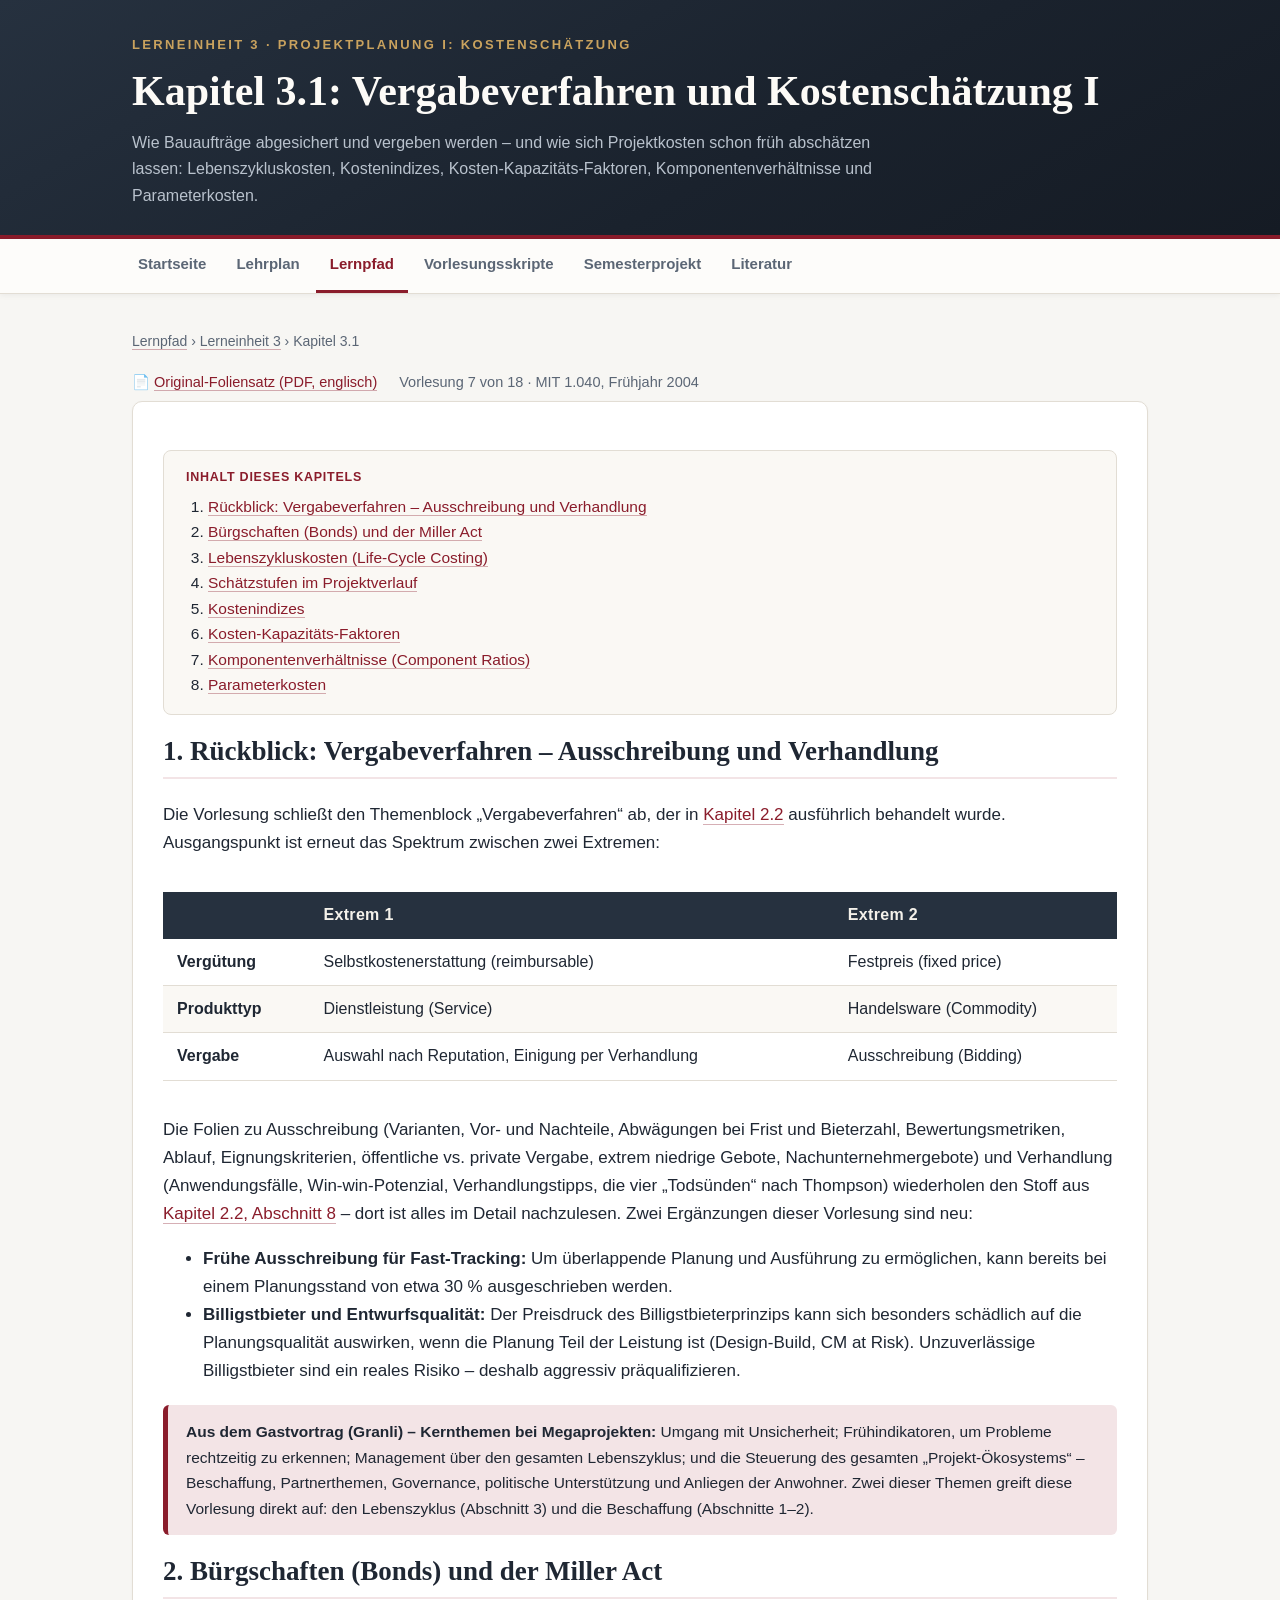
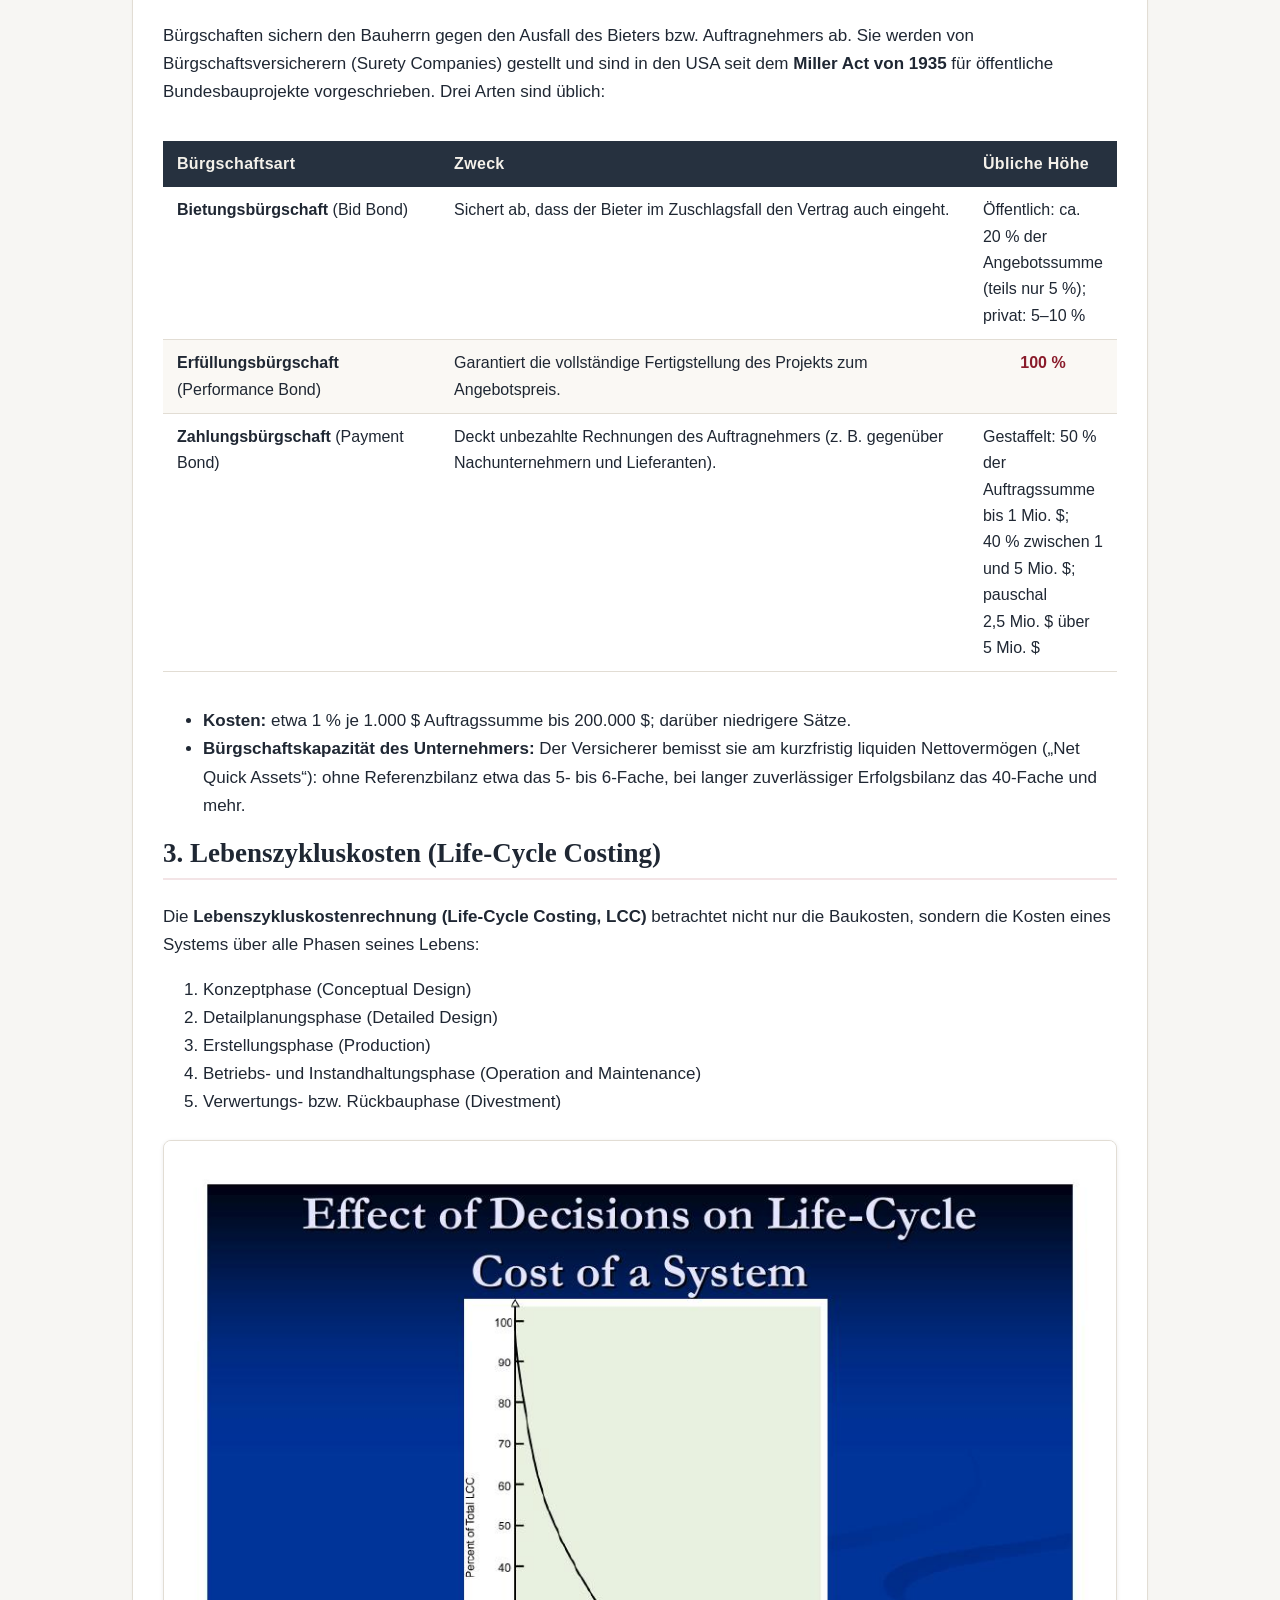
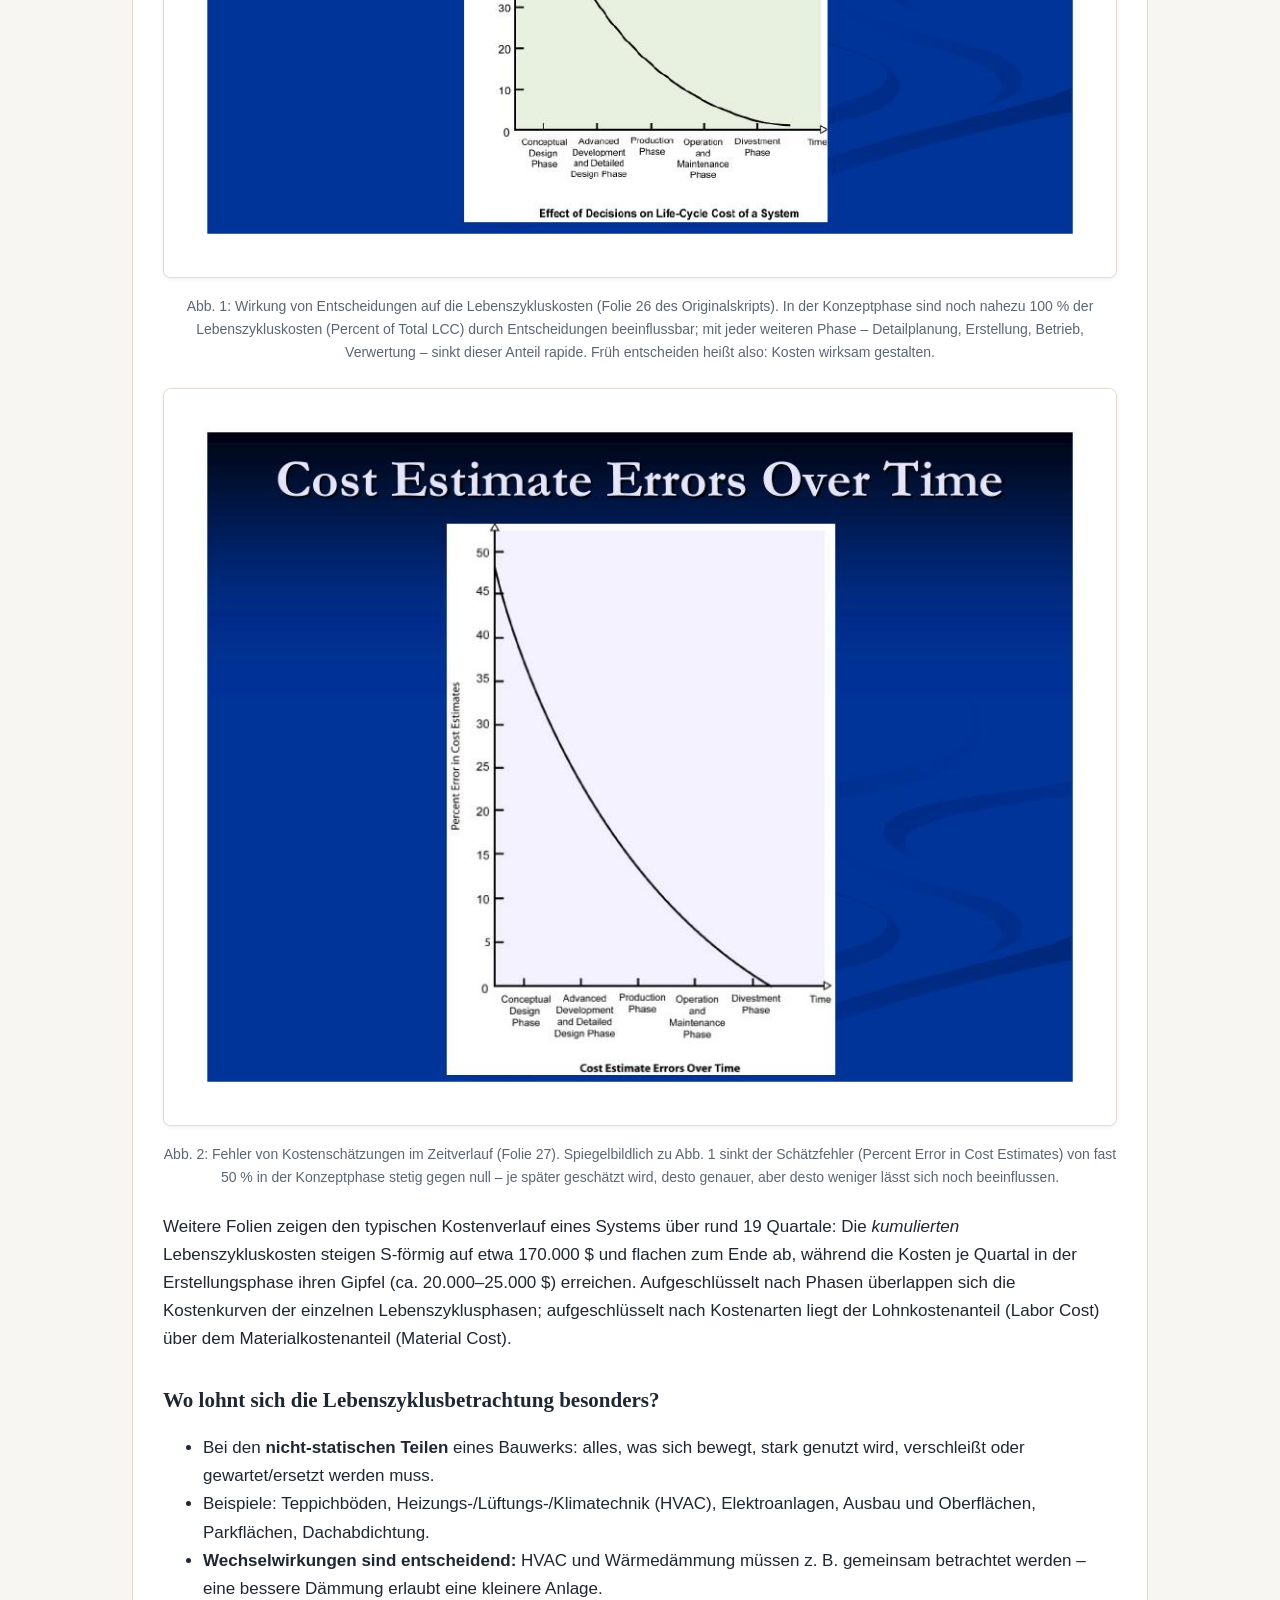
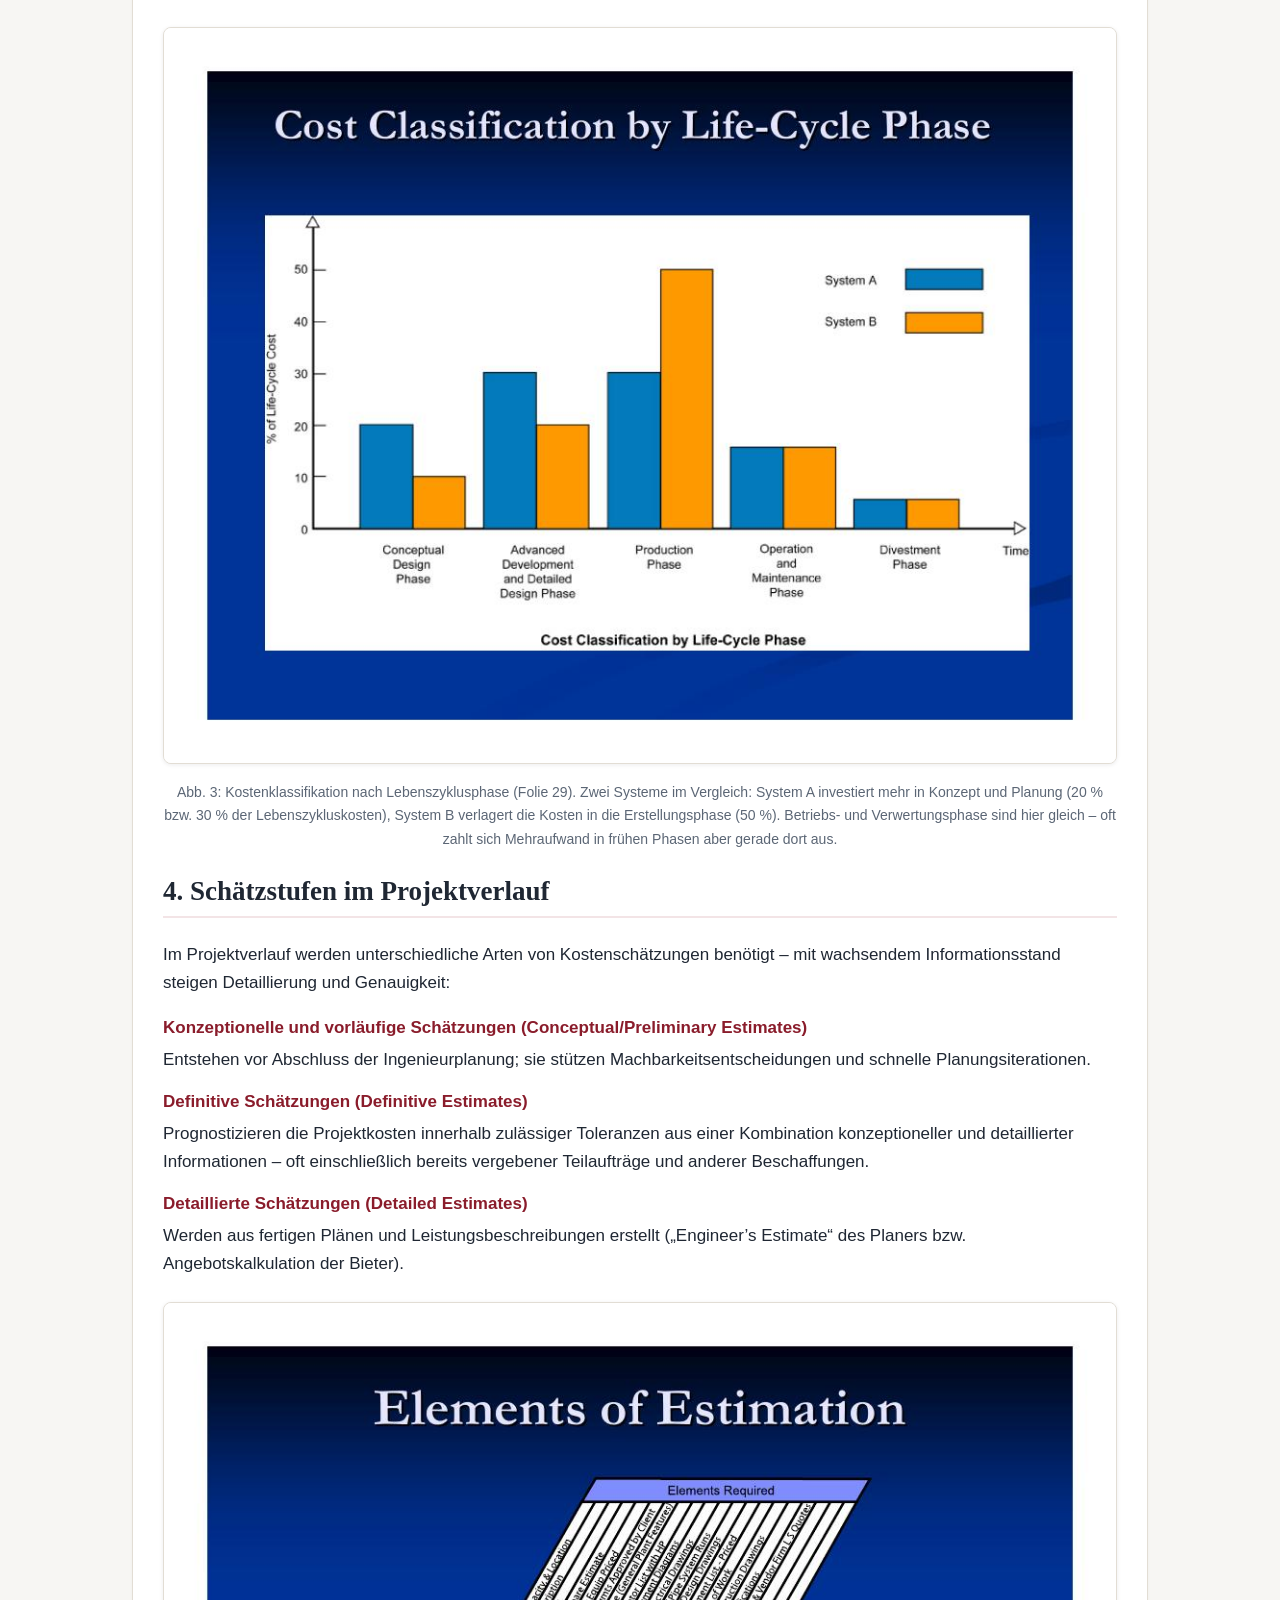
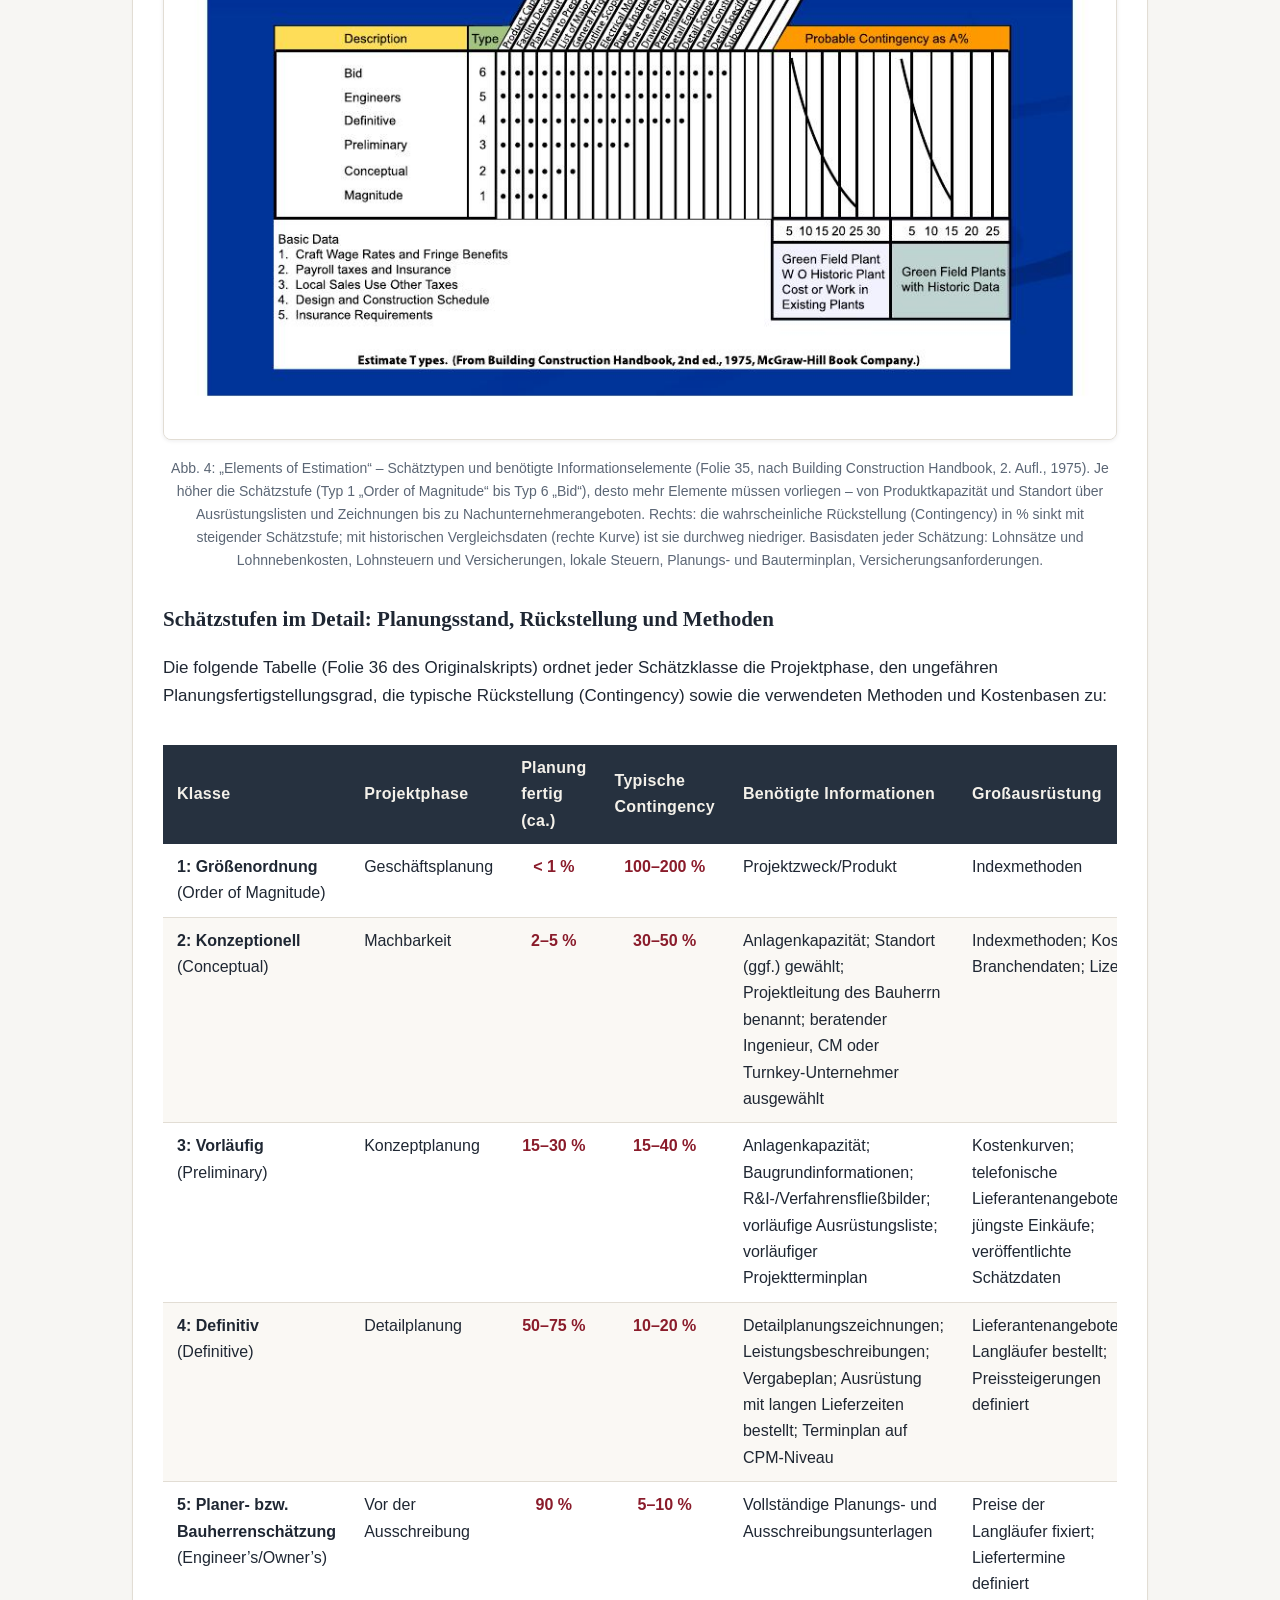
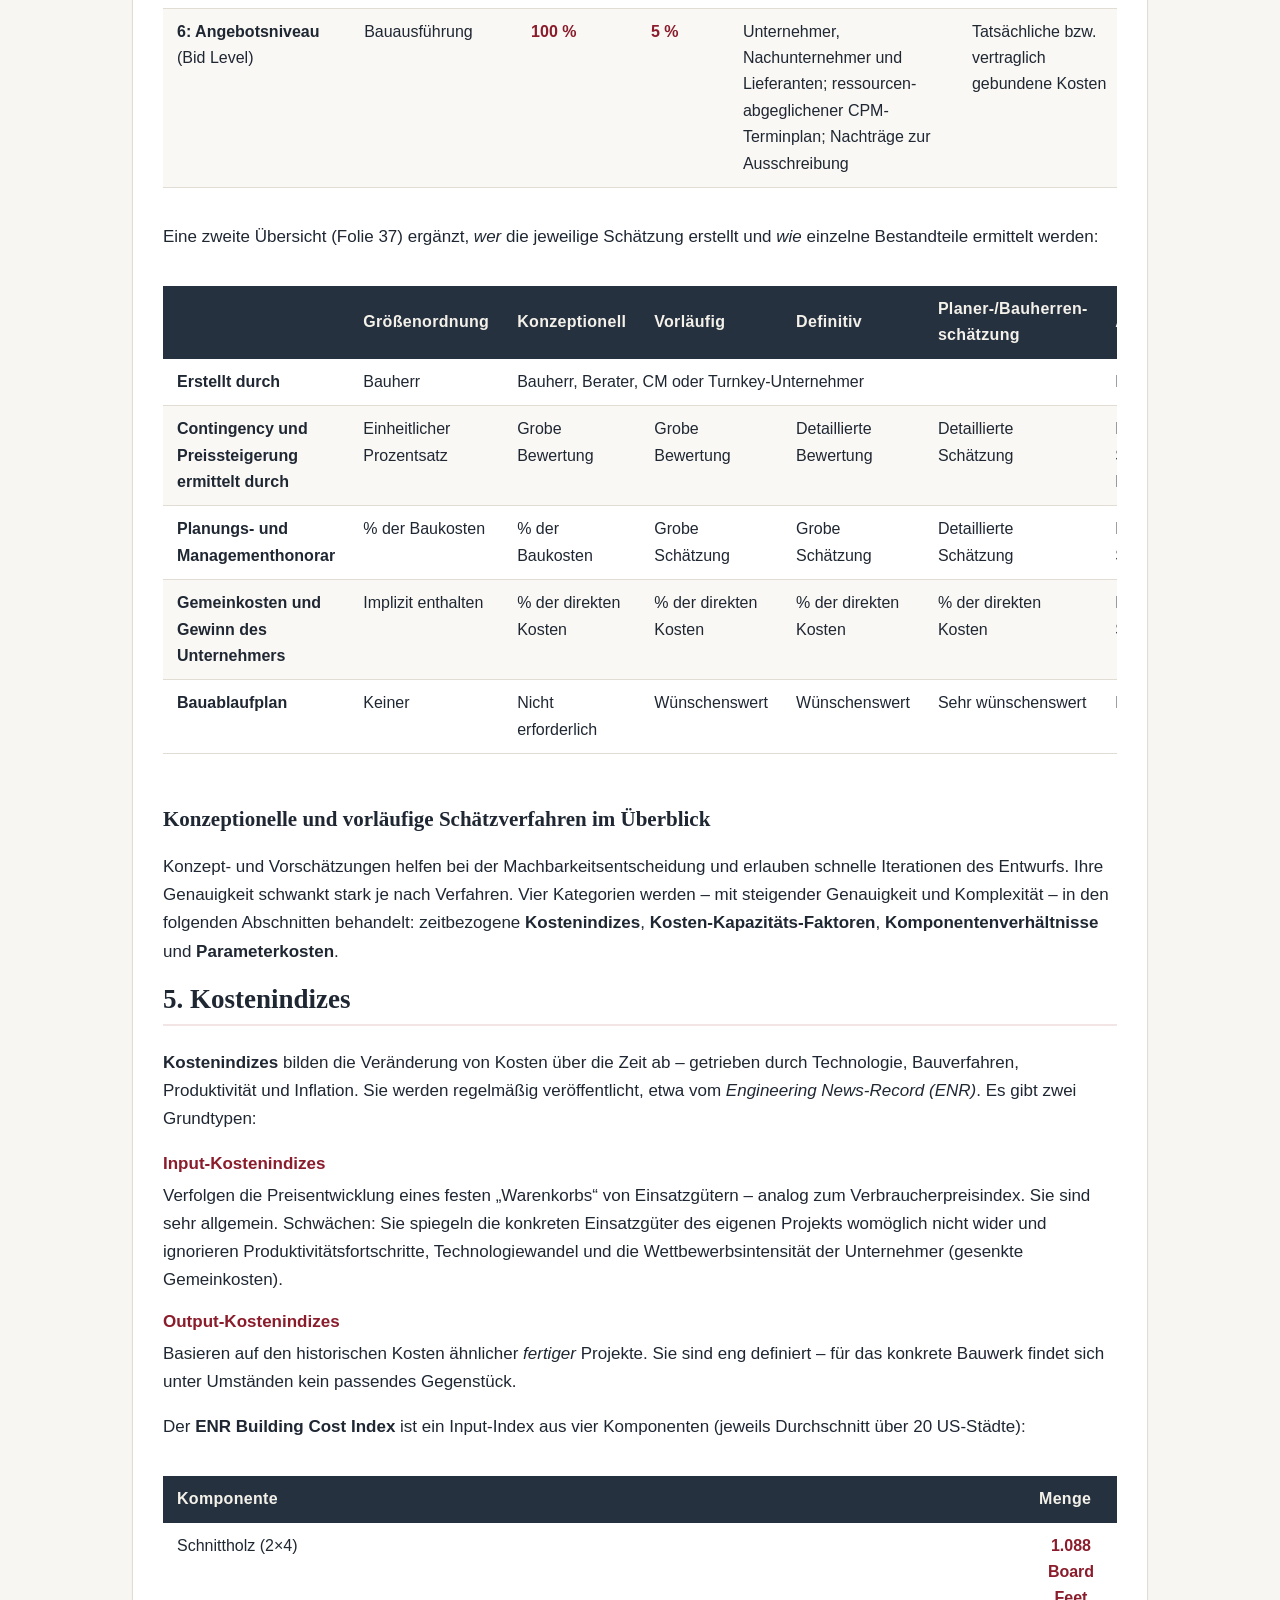
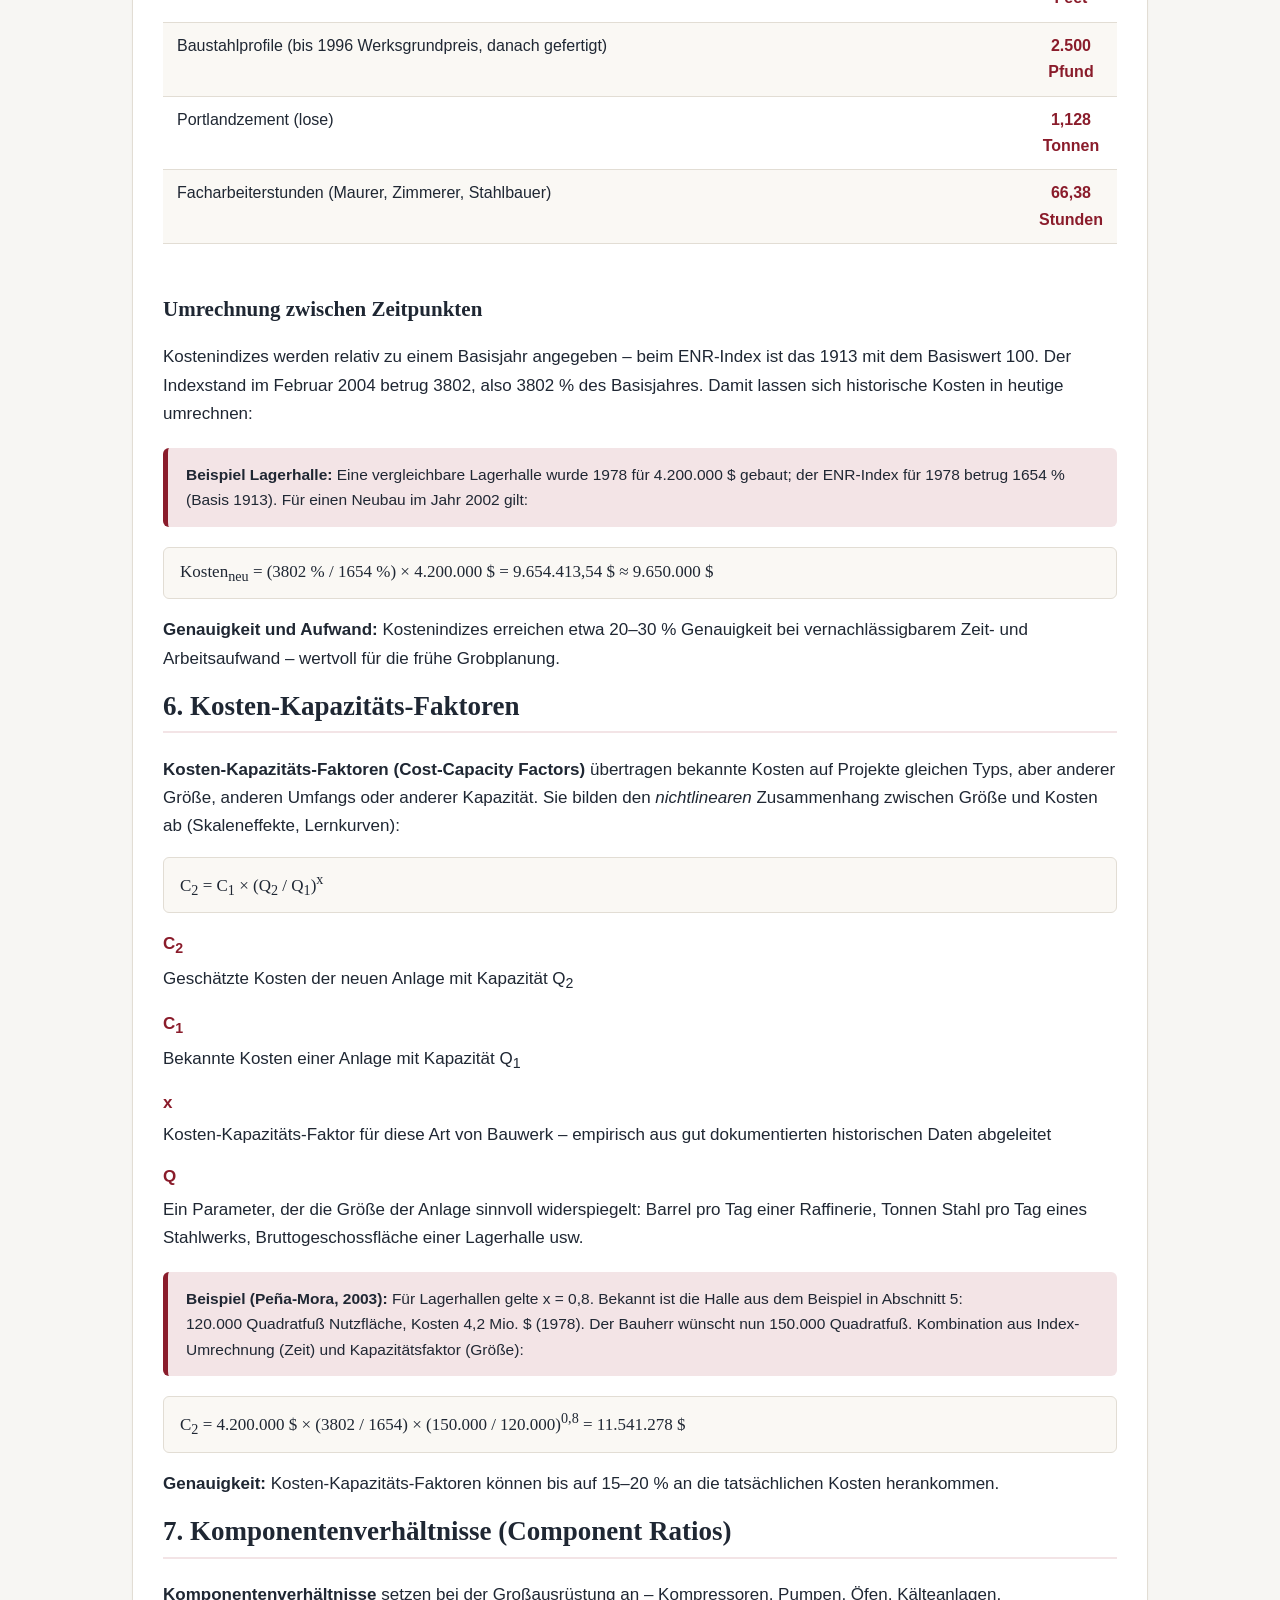
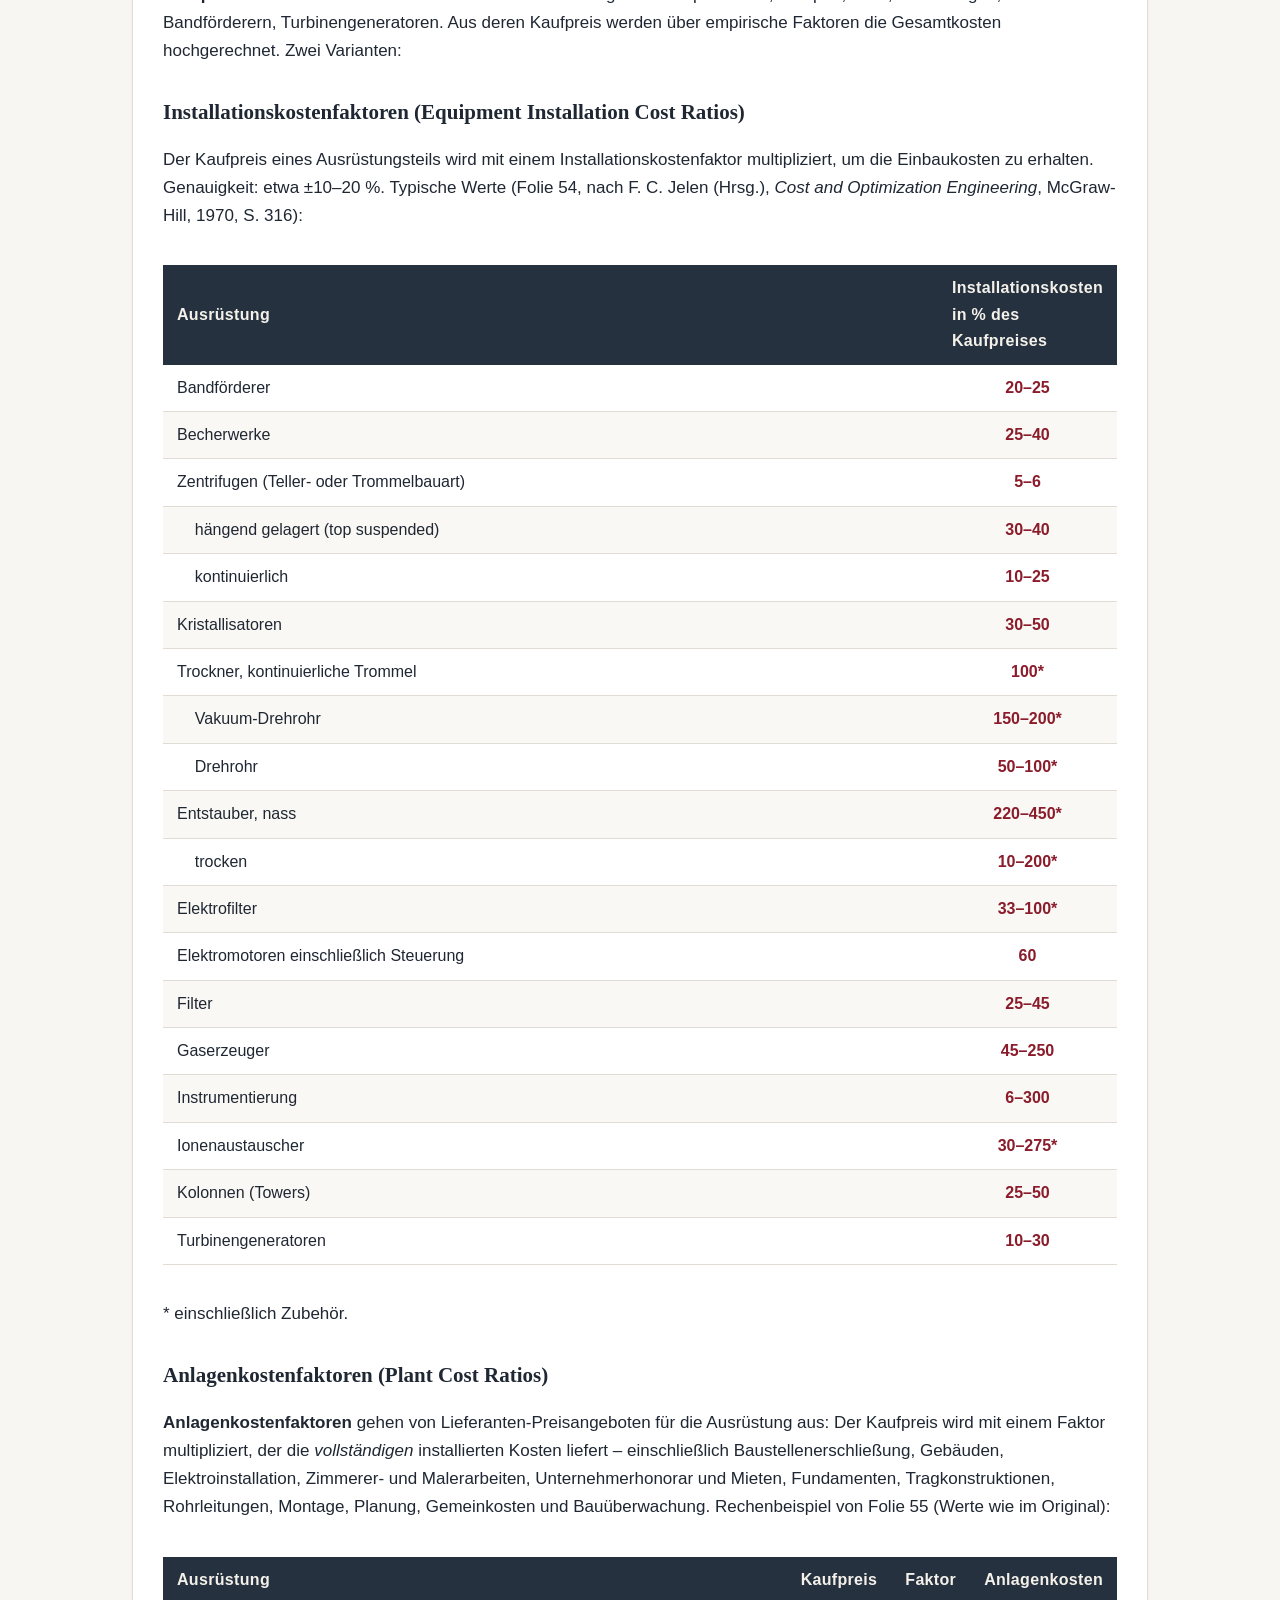
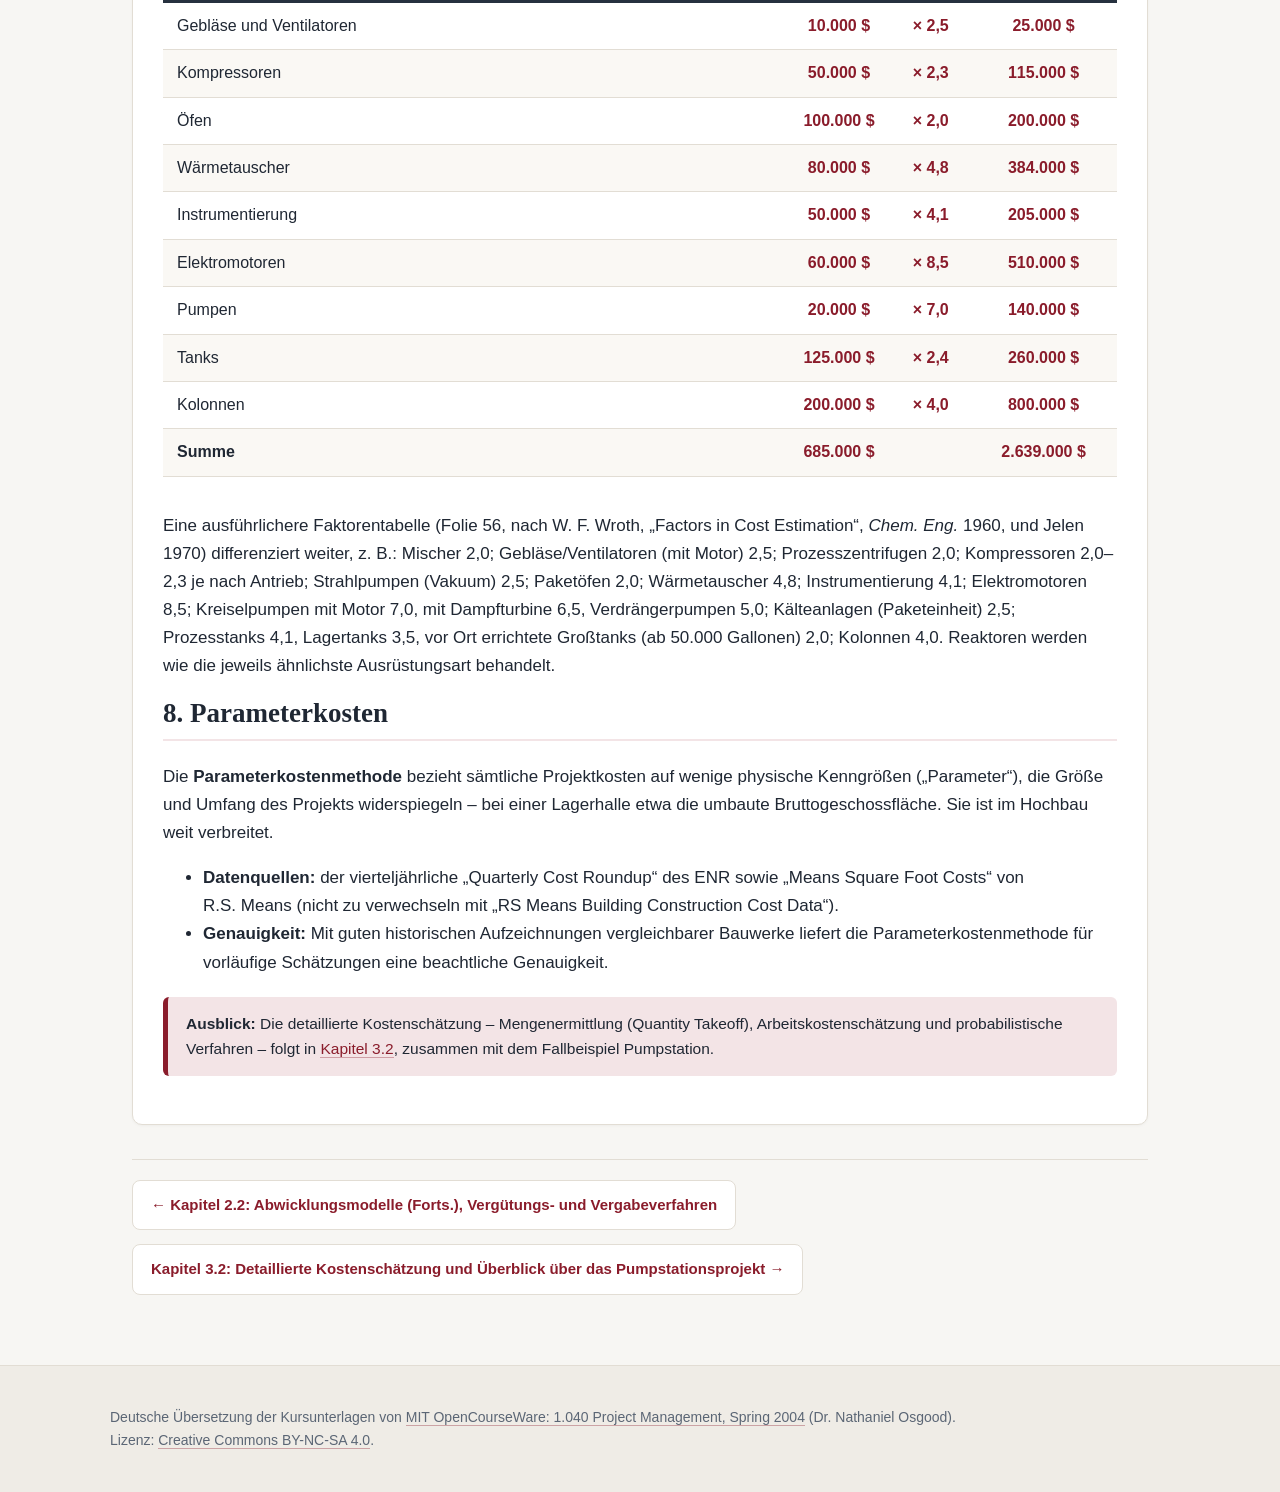
<file: kapitel-3-1.html>
<!DOCTYPE html>
<html lang="de">
<head>
<meta charset="UTF-8">
<meta name="viewport" content="width=device-width, initial-scale=1.0">
<title>Kapitel 3.1: Vergabeverfahren und Kostenschätzung I – Projektmanagement</title>
<meta name="description" content="Kapitel 3.1 des Lernprogramms Projektmanagement: Vergabeverfahren und Kostenschätzung I – vollständig übersetzt und aufbereitet.">
<link rel="stylesheet" href="style.css">
</head>
<body>

<header class="site-header">
  <div class="inner">
    <p class="kicker">Lerneinheit 3 · Projektplanung I: Kostenschätzung</p>
    <h1>Kapitel 3.1: Vergabeverfahren und Kostenschätzung I</h1>
    <p class="sub">Wie Bauaufträge abgesichert und vergeben werden – und wie sich Projektkosten schon früh abschätzen lassen: Lebenszykluskosten, Kostenindizes, Kosten-Kapazitäts-Faktoren, Komponentenverhältnisse und Parameterkosten.</p>
  </div>
</header>

<nav class="mainnav">
  <div class="inner">
    <a href="index.html">Startseite</a>
    <a href="lehrplan.html">Lehrplan</a>
    <a href="kursplan.html" class="active">Lernpfad</a>
    <a href="vorlesungen.html">Vorlesungsskripte</a>
    <a href="projekt.html">Semesterprojekt</a>
    <a href="literatur.html">Literatur</a>
  </div>
</nav>

<main>
  <p class="breadcrumb"><a href="kursplan.html">Lernpfad</a> › <a href="kursplan.html#le3">Lerneinheit 3</a> › Kapitel 3.1</p>
  <div class="kapitel-meta">
    <span>📄 <a href="pdfs/vorlesung-07-vergabeverfahren-kostenschaetzung-1.pdf">Original-Foliensatz (PDF, englisch)</a></span>
    <span>Vorlesung 7 von 18 · MIT 1.040, Frühjahr 2004</span>
  </div>

  <section class="card">
    <div class="toc">
      <span class="label">Inhalt dieses Kapitels</span>
      <ol>
        <li><a href="#abschnitt-1">Rückblick: Vergabeverfahren – Ausschreibung und Verhandlung</a></li>
        <li><a href="#abschnitt-2">Bürgschaften (Bonds) und der Miller Act</a></li>
        <li><a href="#abschnitt-3">Lebenszykluskosten (Life-Cycle Costing)</a></li>
        <li><a href="#abschnitt-4">Schätzstufen im Projektverlauf</a></li>
        <li><a href="#abschnitt-5">Kostenindizes</a></li>
        <li><a href="#abschnitt-6">Kosten-Kapazitäts-Faktoren</a></li>
        <li><a href="#abschnitt-7">Komponentenverhältnisse (Component Ratios)</a></li>
        <li><a href="#abschnitt-8">Parameterkosten</a></li>
      </ol>
    </div>

    <h2 id="abschnitt-1">1. Rückblick: Vergabeverfahren – Ausschreibung und Verhandlung</h2>
    <p>Die Vorlesung schließt den Themenblock „Vergabeverfahren“ ab, der in <a href="kapitel-2-2.html">Kapitel 2.2</a> ausführlich behandelt wurde. Ausgangspunkt ist erneut das Spektrum zwischen zwei Extremen:</p>
    <div class="table-wrap">
      <table>
        <thead>
          <tr><th></th><th>Extrem 1</th><th>Extrem 2</th></tr>
        </thead>
        <tbody>
          <tr><td><strong>Vergütung</strong></td><td>Selbstkostenerstattung (reimbursable)</td><td>Festpreis (fixed price)</td></tr>
          <tr><td><strong>Produkttyp</strong></td><td>Dienstleistung (Service)</td><td>Handelsware (Commodity)</td></tr>
          <tr><td><strong>Vergabe</strong></td><td>Auswahl nach Reputation, Einigung per Verhandlung</td><td>Ausschreibung (Bidding)</td></tr>
        </tbody>
      </table>
    </div>
    <p>Die Folien zu Ausschreibung (Varianten, Vor- und Nachteile, Abwägungen bei Frist und Bieterzahl, Bewertungsmetriken, Ablauf, Eignungskriterien, öffentliche vs. private Vergabe, extrem niedrige Gebote, Nachunternehmergebote) und Verhandlung (Anwendungsfälle, Win-win-Potenzial, Verhandlungstipps, die vier „Todsünden“ nach Thompson) wiederholen den Stoff aus <a href="kapitel-2-2.html#abschnitt-8">Kapitel 2.2, Abschnitt 8</a> – dort ist alles im Detail nachzulesen. Zwei Ergänzungen dieser Vorlesung sind neu:</p>
    <ul>
      <li><strong>Frühe Ausschreibung für Fast-Tracking:</strong> Um überlappende Planung und Ausführung zu ermöglichen, kann bereits bei einem Planungsstand von etwa 30&nbsp;% ausgeschrieben werden.</li>
      <li><strong>Billigstbieter und Entwurfsqualität:</strong> Der Preisdruck des Billigstbieterprinzips kann sich besonders schädlich auf die Planungsqualität auswirken, wenn die Planung Teil der Leistung ist (Design-Build, CM at Risk). Unzuverlässige Billigstbieter sind ein reales Risiko – deshalb aggressiv präqualifizieren.</li>
    </ul>
    <div class="note"><strong>Aus dem Gastvortrag (Granli) – Kernthemen bei Megaprojekten:</strong> Umgang mit Unsicherheit; Frühindikatoren, um Probleme rechtzeitig zu erkennen; Management über den gesamten Lebenszyklus; und die Steuerung des gesamten „Projekt-Ökosystems“ – Beschaffung, Partnerthemen, Governance, politische Unterstützung und Anliegen der Anwohner. Zwei dieser Themen greift diese Vorlesung direkt auf: den Lebenszyklus (Abschnitt&nbsp;3) und die Beschaffung (Abschnitte&nbsp;1–2).</div>

    <h2 id="abschnitt-2">2. Bürgschaften (Bonds) und der Miller Act</h2>
    <p>Bürgschaften sichern den Bauherrn gegen den Ausfall des Bieters bzw. Auftragnehmers ab. Sie werden von Bürgschaftsversicherern (Surety Companies) gestellt und sind in den USA seit dem <strong>Miller Act von 1935</strong> für öffentliche Bundesbauprojekte vorgeschrieben. Drei Arten sind üblich:</p>
    <div class="table-wrap">
      <table>
        <thead>
          <tr><th>Bürgschaftsart</th><th>Zweck</th><th>Übliche Höhe</th></tr>
        </thead>
        <tbody>
          <tr>
            <td><strong>Bietungsbürgschaft</strong> (Bid Bond)</td>
            <td>Sichert ab, dass der Bieter im Zuschlagsfall den Vertrag auch eingeht.</td>
            <td>Öffentlich: ca. 20&nbsp;% der Angebotssumme (teils nur 5&nbsp;%); privat: 5–10&nbsp;%</td>
          </tr>
          <tr>
            <td><strong>Erfüllungsbürgschaft</strong> (Performance Bond)</td>
            <td>Garantiert die vollständige Fertigstellung des Projekts zum Angebotspreis.</td>
            <td class="num">100&nbsp;%</td>
          </tr>
          <tr>
            <td><strong>Zahlungsbürgschaft</strong> (Payment Bond)</td>
            <td>Deckt unbezahlte Rechnungen des Auftragnehmers (z.&nbsp;B. gegenüber Nachunternehmern und Lieferanten).</td>
            <td>Gestaffelt: 50&nbsp;% der Auftragssumme bis 1&nbsp;Mio.&nbsp;$; 40&nbsp;% zwischen 1 und 5&nbsp;Mio.&nbsp;$; pauschal 2,5&nbsp;Mio.&nbsp;$ über 5&nbsp;Mio.&nbsp;$</td>
          </tr>
        </tbody>
      </table>
    </div>
    <ul>
      <li><strong>Kosten:</strong> etwa 1&nbsp;% je 1.000&nbsp;$ Auftragssumme bis 200.000&nbsp;$; darüber niedrigere Sätze.</li>
      <li><strong>Bürgschaftskapazität des Unternehmers:</strong> Der Versicherer bemisst sie am kurzfristig liquiden Nettovermögen („Net Quick Assets“): ohne Referenzbilanz etwa das 5- bis 6-Fache, bei langer zuverlässiger Erfolgsbilanz das 40-Fache und mehr.</li>
    </ul>

    <h2 id="abschnitt-3">3. Lebenszykluskosten (Life-Cycle Costing)</h2>
    <p>Die <strong>Lebenszykluskostenrechnung (Life-Cycle Costing, LCC)</strong> betrachtet nicht nur die Baukosten, sondern die Kosten eines Systems über alle Phasen seines Lebens:</p>
    <ol>
      <li>Konzeptphase (Conceptual Design)</li>
      <li>Detailplanungsphase (Detailed Design)</li>
      <li>Erstellungsphase (Production)</li>
      <li>Betriebs- und Instandhaltungsphase (Operation and Maintenance)</li>
      <li>Verwertungs- bzw. Rückbauphase (Divestment)</li>
    </ol>
    <figure class="slide-fig">
      <img src="bilder/kapitel/k31-abb1.jpg" alt="Diagramm: Prozentsatz der noch beeinflussbaren Lebenszykluskosten über der Zeit. Die Kurve fällt von 100 Prozent in der Konzeptphase steil ab und nähert sich in Betriebs- und Verwertungsphase der Null." loading="lazy">
      <figcaption>Abb. 1: Wirkung von Entscheidungen auf die Lebenszykluskosten (Folie 26 des Originalskripts). In der Konzeptphase sind noch nahezu 100&nbsp;% der Lebenszykluskosten (Percent of Total LCC) durch Entscheidungen beeinflussbar; mit jeder weiteren Phase – Detailplanung, Erstellung, Betrieb, Verwertung – sinkt dieser Anteil rapide. Früh entscheiden heißt also: Kosten wirksam gestalten.</figcaption>
    </figure>
    <figure class="slide-fig">
      <img src="bilder/kapitel/k31-abb2.jpg" alt="Diagramm: Prozentualer Fehler von Kostenschätzungen über der Zeit. Die Kurve fällt von knapp 50 Prozent in der Konzeptphase kontinuierlich auf null in der Verwertungsphase." loading="lazy">
      <figcaption>Abb. 2: Fehler von Kostenschätzungen im Zeitverlauf (Folie 27). Spiegelbildlich zu Abb.&nbsp;1 sinkt der Schätzfehler (Percent Error in Cost Estimates) von fast 50&nbsp;% in der Konzeptphase stetig gegen null – je später geschätzt wird, desto genauer, aber desto weniger lässt sich noch beeinflussen.</figcaption>
    </figure>
    <p>Weitere Folien zeigen den typischen Kostenverlauf eines Systems über rund 19 Quartale: Die <em>kumulierten</em> Lebenszykluskosten steigen S-förmig auf etwa 170.000&nbsp;$ und flachen zum Ende ab, während die Kosten je Quartal in der Erstellungsphase ihren Gipfel (ca. 20.000–25.000&nbsp;$) erreichen. Aufgeschlüsselt nach Phasen überlappen sich die Kostenkurven der einzelnen Lebenszyklusphasen; aufgeschlüsselt nach Kostenarten liegt der Lohnkostenanteil (Labor Cost) über dem Materialkostenanteil (Material Cost).</p>
    <h3>Wo lohnt sich die Lebenszyklusbetrachtung besonders?</h3>
    <ul>
      <li>Bei den <strong>nicht-statischen Teilen</strong> eines Bauwerks: alles, was sich bewegt, stark genutzt wird, verschleißt oder gewartet/ersetzt werden muss.</li>
      <li>Beispiele: Teppichböden, Heizungs-/Lüftungs-/Klimatechnik (HVAC), Elektroanlagen, Ausbau und Oberflächen, Parkflächen, Dachabdichtung.</li>
      <li><strong>Wechselwirkungen sind entscheidend:</strong> HVAC und Wärmedämmung müssen z.&nbsp;B. gemeinsam betrachtet werden – eine bessere Dämmung erlaubt eine kleinere Anlage.</li>
    </ul>
    <figure class="slide-fig">
      <img src="bilder/kapitel/k31-abb4.jpg" alt="Balkendiagramm: Anteil der Lebenszykluskosten je Phase für zwei Systeme A und B. System A: 20 Prozent Konzeptphase, 30 Prozent Detailplanung, 30 Prozent Erstellung, 16 Prozent Betrieb, 6 Prozent Verwertung. System B: 10, 20, 50, 16 und 6 Prozent." loading="lazy">
      <figcaption>Abb. 3: Kostenklassifikation nach Lebenszyklusphase (Folie 29). Zwei Systeme im Vergleich: System&nbsp;A investiert mehr in Konzept und Planung (20&nbsp;% bzw. 30&nbsp;% der Lebenszykluskosten), System&nbsp;B verlagert die Kosten in die Erstellungsphase (50&nbsp;%). Betriebs- und Verwertungsphase sind hier gleich – oft zahlt sich Mehraufwand in frühen Phasen aber gerade dort aus.</figcaption>
    </figure>

    <h2 id="abschnitt-4">4. Schätzstufen im Projektverlauf</h2>
    <p>Im Projektverlauf werden unterschiedliche Arten von Kostenschätzungen benötigt – mit wachsendem Informationsstand steigen Detaillierung und Genauigkeit:</p>
    <dl class="begriffe">
      <dt>Konzeptionelle und vorläufige Schätzungen (Conceptual/Preliminary Estimates)</dt>
      <dd>Entstehen vor Abschluss der Ingenieurplanung; sie stützen Machbarkeitsentscheidungen und schnelle Planungsiterationen.</dd>
      <dt>Definitive Schätzungen (Definitive Estimates)</dt>
      <dd>Prognostizieren die Projektkosten innerhalb zulässiger Toleranzen aus einer Kombination konzeptioneller und detaillierter Informationen – oft einschließlich bereits vergebener Teilaufträge und anderer Beschaffungen.</dd>
      <dt>Detaillierte Schätzungen (Detailed Estimates)</dt>
      <dd>Werden aus fertigen Plänen und Leistungsbeschreibungen erstellt („Engineer’s Estimate“ des Planers bzw. Angebotskalkulation der Bieter).</dd>
    </dl>
    <figure class="slide-fig">
      <img src="bilder/kapitel/k31-abb3.jpg" alt="Matrix der Schätztypen 1 bis 6 (Magnitude, Conceptual, Preliminary, Definitive, Engineers, Bid) gegen die jeweils benötigten Informationselemente, daneben Kurven der wahrscheinlichen Contingency in Prozent für Neubauprojekte ohne und mit historischen Daten." loading="lazy">
      <figcaption>Abb. 4: „Elements of Estimation“ – Schätztypen und benötigte Informationselemente (Folie 35, nach Building Construction Handbook, 2.&nbsp;Aufl., 1975). Je höher die Schätzstufe (Typ&nbsp;1 „Order of Magnitude“ bis Typ&nbsp;6 „Bid“), desto mehr Elemente müssen vorliegen – von Produktkapazität und Standort über Ausrüstungslisten und Zeichnungen bis zu Nachunternehmerangeboten. Rechts: die wahrscheinliche Rückstellung (Contingency) in&nbsp;% sinkt mit steigender Schätzstufe; mit historischen Vergleichsdaten (rechte Kurve) ist sie durchweg niedriger. Basisdaten jeder Schätzung: Lohnsätze und Lohnnebenkosten, Lohnsteuern und Versicherungen, lokale Steuern, Planungs- und Bauterminplan, Versicherungsanforderungen.</figcaption>
    </figure>
    <h3>Schätzstufen im Detail: Planungsstand, Rückstellung und Methoden</h3>
    <p>Die folgende Tabelle (Folie 36 des Originalskripts) ordnet jeder Schätzklasse die Projektphase, den ungefähren Planungsfertigstellungsgrad, die typische Rückstellung (Contingency) sowie die verwendeten Methoden und Kostenbasen zu:</p>
    <div class="table-wrap">
      <table>
        <thead>
          <tr>
            <th>Klasse</th>
            <th>Projektphase</th>
            <th>Planung fertig (ca.)</th>
            <th>Typische Contingency</th>
            <th>Benötigte Informationen</th>
            <th>Großausrüstung</th>
            <th>Übrige Materialien</th>
            <th>Arbeit</th>
          </tr>
        </thead>
        <tbody>
          <tr>
            <td><strong>1: Größenordnung</strong> (Order of Magnitude)</td>
            <td>Geschäftsplanung</td>
            <td class="num">&lt;&nbsp;1&nbsp;%</td>
            <td class="num">100–200&nbsp;%</td>
            <td>Projektzweck/Produkt</td>
            <td colspan="3">Indexmethoden</td>
          </tr>
          <tr>
            <td><strong>2: Konzeptionell</strong> (Conceptual)</td>
            <td>Machbarkeit</td>
            <td class="num">2–5&nbsp;%</td>
            <td class="num">30–50&nbsp;%</td>
            <td>Anlagenkapazität; Standort (ggf.) gewählt; Projektleitung des Bauherrn benannt; beratender Ingenieur, CM oder Turnkey-Unternehmer ausgewählt</td>
            <td colspan="3">Indexmethoden; Kosten-Kapazitäts-Kurven; Vergleichsprojekte; veröffentlichte Branchendaten; Lizenzgeber-Schätzung</td>
          </tr>
          <tr>
            <td><strong>3: Vorläufig</strong> (Preliminary)</td>
            <td>Konzeptplanung</td>
            <td class="num">15–30&nbsp;%</td>
            <td class="num">15–40&nbsp;%</td>
            <td>Anlagenkapazität; Baugrundinformationen; R&amp;I-/Verfahrensfließbilder; vorläufige Ausrüstungsliste; vorläufiger Projektterminplan</td>
            <td>Kostenkurven; telefonische Lieferantenangebote; jüngste Einkäufe; veröffentlichte Schätzdaten</td>
            <td>Verhältnis zur Großausrüstung; Verhältniswerte ähnlicher Anlagen</td>
            <td>Lohn-/Material-Verhältniswerte</td>
          </tr>
          <tr>
            <td><strong>4: Definitiv</strong> (Definitive)</td>
            <td>Detailplanung</td>
            <td class="num">50–75&nbsp;%</td>
            <td class="num">10–20&nbsp;%</td>
            <td>Detailplanungszeichnungen; Leistungsbeschreibungen; Vergabeplan; Ausrüstung mit langen Lieferzeiten bestellt; Terminplan auf CPM-Niveau</td>
            <td>Lieferantenangebote; Langläufer bestellt; Preissteigerungen definiert</td>
            <td>Verhältnis zur Großausrüstung; Preissteigerungen definiert; Schlüsselmengen bestimmt</td>
            <td>Lohn-/Material-Verhältniswerte; Arbeitsstunden je Einheit; Produktivität der Region; Lohnsätze</td>
          </tr>
          <tr>
            <td><strong>5: Planer- bzw. Bauherrenschätzung</strong> (Engineer’s/Owner’s)</td>
            <td>Vor der Ausschreibung</td>
            <td class="num">90&nbsp;%</td>
            <td class="num">5–10&nbsp;%</td>
            <td>Vollständige Planungs- und Ausschreibungsunterlagen</td>
            <td>Preise der Langläufer fixiert; Liefertermine definiert</td>
            <td>Detaillierte Mengenermittlung; feste Einheitspreisangebote</td>
            <td>Indirekte Kosten definiert</td>
          </tr>
          <tr>
            <td><strong>6: Angebotsniveau</strong> (Bid Level)</td>
            <td>Bauausführung</td>
            <td class="num">100&nbsp;%</td>
            <td class="num">5&nbsp;%</td>
            <td>Unternehmer, Nachunternehmer und Lieferanten; ressourcen­abgeglichener CPM-Terminplan; Nachträge zur Ausschreibung</td>
            <td>Tatsächliche bzw. vertraglich gebundene Kosten</td>
            <td>Schüttgut-/Materialpreise und Lieferbedingungen angeboten</td>
            <td>Detaillierte Bewertung von Gewerken und Produktivität; Nachunternehmerangebote liegen vor</td>
          </tr>
        </tbody>
      </table>
    </div>
    <p>Eine zweite Übersicht (Folie 37) ergänzt, <em>wer</em> die jeweilige Schätzung erstellt und <em>wie</em> einzelne Bestandteile ermittelt werden:</p>
    <div class="table-wrap">
      <table>
        <thead>
          <tr>
            <th></th>
            <th>Größenordnung</th>
            <th>Konzeptionell</th>
            <th>Vorläufig</th>
            <th>Definitiv</th>
            <th>Planer-/Bauherren­schätzung</th>
            <th>Angebotsniveau</th>
          </tr>
        </thead>
        <tbody>
          <tr>
            <td><strong>Erstellt durch</strong></td>
            <td>Bauherr</td>
            <td colspan="4">Bauherr, Berater, CM oder Turnkey-Unternehmer</td>
            <td>Bauunternehmer</td>
          </tr>
          <tr>
            <td><strong>Contingency und Preissteigerung ermittelt durch</strong></td>
            <td>Einheitlicher Prozentsatz</td>
            <td>Grobe Bewertung</td>
            <td>Grobe Bewertung</td>
            <td>Detaillierte Bewertung</td>
            <td>Detaillierte Schätzung</td>
            <td>Detaillierte Schätzung; Risikosimulation</td>
          </tr>
          <tr>
            <td><strong>Planungs- und Managementhonorar</strong></td>
            <td>%&nbsp;der Baukosten</td>
            <td>%&nbsp;der Baukosten</td>
            <td>Grobe Schätzung</td>
            <td>Grobe Schätzung</td>
            <td>Detaillierte Schätzung</td>
            <td>Detaillierte Schätzung</td>
          </tr>
          <tr>
            <td><strong>Gemeinkosten und Gewinn des Unternehmers</strong></td>
            <td>Implizit enthalten</td>
            <td>%&nbsp;der direkten Kosten</td>
            <td>%&nbsp;der direkten Kosten</td>
            <td>%&nbsp;der direkten Kosten</td>
            <td>%&nbsp;der direkten Kosten</td>
            <td>Detaillierte Schätzung</td>
          </tr>
          <tr>
            <td><strong>Bauablaufplan</strong></td>
            <td>Keiner</td>
            <td>Nicht erforderlich</td>
            <td>Wünschenswert</td>
            <td>Wünschenswert</td>
            <td>Sehr wünschenswert</td>
            <td>Erforderlich</td>
          </tr>
        </tbody>
      </table>
    </div>
    <h3>Konzeptionelle und vorläufige Schätzverfahren im Überblick</h3>
    <p>Konzept- und Vorschätzungen helfen bei der Machbarkeitsentscheidung und erlauben schnelle Iterationen des Entwurfs. Ihre Genauigkeit schwankt stark je nach Verfahren. Vier Kategorien werden – mit steigender Genauigkeit und Komplexität – in den folgenden Abschnitten behandelt: zeitbezogene <strong>Kostenindizes</strong>, <strong>Kosten-Kapazitäts-Faktoren</strong>, <strong>Komponentenverhältnisse</strong> und <strong>Parameterkosten</strong>.</p>

    <h2 id="abschnitt-5">5. Kostenindizes</h2>
    <p><strong>Kostenindizes</strong> bilden die Veränderung von Kosten über die Zeit ab – getrieben durch Technologie, Bauverfahren, Produktivität und Inflation. Sie werden regelmäßig veröffentlicht, etwa vom <em>Engineering News-Record (ENR)</em>. Es gibt zwei Grundtypen:</p>
    <dl class="begriffe">
      <dt>Input-Kostenindizes</dt>
      <dd>Verfolgen die Preisentwicklung eines festen „Warenkorbs“ von Einsatzgütern – analog zum Verbraucherpreisindex. Sie sind sehr allgemein. Schwächen: Sie spiegeln die konkreten Einsatzgüter des eigenen Projekts womöglich nicht wider und ignorieren Produktivitätsfortschritte, Technologiewandel und die Wettbewerbsintensität der Unternehmer (gesenkte Gemeinkosten).</dd>
      <dt>Output-Kostenindizes</dt>
      <dd>Basieren auf den historischen Kosten ähnlicher <em>fertiger</em> Projekte. Sie sind eng definiert – für das konkrete Bauwerk findet sich unter Umständen kein passendes Gegenstück.</dd>
    </dl>
    <p>Der <strong>ENR Building Cost Index</strong> ist ein Input-Index aus vier Komponenten (jeweils Durchschnitt über 20 US-Städte):</p>
    <div class="table-wrap">
      <table>
        <thead>
          <tr><th>Komponente</th><th>Menge</th></tr>
        </thead>
        <tbody>
          <tr><td>Schnittholz (2×4)</td><td class="num">1.088 Board Feet</td></tr>
          <tr><td>Baustahlprofile (bis 1996 Werksgrundpreis, danach gefertigt)</td><td class="num">2.500 Pfund</td></tr>
          <tr><td>Portlandzement (lose)</td><td class="num">1,128 Tonnen</td></tr>
          <tr><td>Facharbeiterstunden (Maurer, Zimmerer, Stahlbauer)</td><td class="num">66,38 Stunden</td></tr>
        </tbody>
      </table>
    </div>
    <h3>Umrechnung zwischen Zeitpunkten</h3>
    <p>Kostenindizes werden relativ zu einem Basisjahr angegeben – beim ENR-Index ist das 1913 mit dem Basiswert 100. Der Indexstand im Februar 2004 betrug 3802, also 3802&nbsp;% des Basisjahres. Damit lassen sich historische Kosten in heutige umrechnen:</p>
    <div class="note"><strong>Beispiel Lagerhalle:</strong> Eine vergleichbare Lagerhalle wurde 1978 für 4.200.000&nbsp;$ gebaut; der ENR-Index für 1978 betrug 1654&nbsp;% (Basis 1913). Für einen Neubau im Jahr 2002 gilt:</div>
    <div class="formel">Kosten<sub>neu</sub> = (3802&nbsp;% / 1654&nbsp;%) × 4.200.000&nbsp;$ = 9.654.413,54&nbsp;$ ≈ 9.650.000&nbsp;$</div>
    <p><strong>Genauigkeit und Aufwand:</strong> Kostenindizes erreichen etwa 20–30&nbsp;% Genauigkeit bei vernachlässigbarem Zeit- und Arbeitsaufwand – wertvoll für die frühe Grobplanung.</p>

    <h2 id="abschnitt-6">6. Kosten-Kapazitäts-Faktoren</h2>
    <p><strong>Kosten-Kapazitäts-Faktoren (Cost-Capacity Factors)</strong> übertragen bekannte Kosten auf Projekte gleichen Typs, aber anderer Größe, anderen Umfangs oder anderer Kapazität. Sie bilden den <em>nichtlinearen</em> Zusammenhang zwischen Größe und Kosten ab (Skaleneffekte, Lernkurven):</p>
    <div class="formel">C<sub>2</sub> = C<sub>1</sub> × (Q<sub>2</sub>&nbsp;/&nbsp;Q<sub>1</sub>)<sup>x</sup></div>
    <dl class="begriffe">
      <dt>C<sub>2</sub></dt><dd>Geschätzte Kosten der neuen Anlage mit Kapazität Q<sub>2</sub></dd>
      <dt>C<sub>1</sub></dt><dd>Bekannte Kosten einer Anlage mit Kapazität Q<sub>1</sub></dd>
      <dt>x</dt><dd>Kosten-Kapazitäts-Faktor für diese Art von Bauwerk – empirisch aus gut dokumentierten historischen Daten abgeleitet</dd>
      <dt>Q</dt><dd>Ein Parameter, der die Größe der Anlage sinnvoll widerspiegelt: Barrel pro Tag einer Raffinerie, Tonnen Stahl pro Tag eines Stahlwerks, Bruttogeschossfläche einer Lagerhalle usw.</dd>
    </dl>
    <div class="note"><strong>Beispiel (Peña-Mora, 2003):</strong> Für Lagerhallen gelte x&nbsp;=&nbsp;0,8. Bekannt ist die Halle aus dem Beispiel in Abschnitt&nbsp;5: 120.000&nbsp;Quadratfuß Nutzfläche, Kosten 4,2&nbsp;Mio.&nbsp;$ (1978). Der Bauherr wünscht nun 150.000&nbsp;Quadratfuß. Kombination aus Index-Umrechnung (Zeit) und Kapazitätsfaktor (Größe):</div>
    <div class="formel">C<sub>2</sub> = 4.200.000&nbsp;$ × (3802&nbsp;/&nbsp;1654) × (150.000&nbsp;/&nbsp;120.000)<sup>0,8</sup> = 11.541.278&nbsp;$</div>
    <p><strong>Genauigkeit:</strong> Kosten-Kapazitäts-Faktoren können bis auf 15–20&nbsp;% an die tatsächlichen Kosten herankommen.</p>

    <h2 id="abschnitt-7">7. Komponentenverhältnisse (Component Ratios)</h2>
    <p><strong>Komponentenverhältnisse</strong> setzen bei der Großausrüstung an – Kompressoren, Pumpen, Öfen, Kälteanlagen, Bandförderern, Turbinengeneratoren. Aus deren Kaufpreis werden über empirische Faktoren die Gesamtkosten hochgerechnet. Zwei Varianten:</p>
    <h3>Installationskostenfaktoren (Equipment Installation Cost Ratios)</h3>
    <p>Der Kaufpreis eines Ausrüstungsteils wird mit einem Installationskostenfaktor multipliziert, um die Einbaukosten zu erhalten. Genauigkeit: etwa ±10–20&nbsp;%. Typische Werte (Folie 54, nach F.&nbsp;C. Jelen (Hrsg.), <em>Cost and Optimization Engineering</em>, McGraw-Hill, 1970, S.&nbsp;316):</p>
    <div class="table-wrap">
      <table>
        <thead>
          <tr><th>Ausrüstung</th><th>Installationskosten in % des Kaufpreises</th></tr>
        </thead>
        <tbody>
          <tr><td>Bandförderer</td><td class="num">20–25</td></tr>
          <tr><td>Becherwerke</td><td class="num">25–40</td></tr>
          <tr><td>Zentrifugen (Teller- oder Trommelbauart)</td><td class="num">5–6</td></tr>
          <tr><td>&nbsp;&nbsp;&nbsp;&nbsp;hängend gelagert (top suspended)</td><td class="num">30–40</td></tr>
          <tr><td>&nbsp;&nbsp;&nbsp;&nbsp;kontinuierlich</td><td class="num">10–25</td></tr>
          <tr><td>Kristallisatoren</td><td class="num">30–50</td></tr>
          <tr><td>Trockner, kontinuierliche Trommel</td><td class="num">100*</td></tr>
          <tr><td>&nbsp;&nbsp;&nbsp;&nbsp;Vakuum-Drehrohr</td><td class="num">150–200*</td></tr>
          <tr><td>&nbsp;&nbsp;&nbsp;&nbsp;Drehrohr</td><td class="num">50–100*</td></tr>
          <tr><td>Entstauber, nass</td><td class="num">220–450*</td></tr>
          <tr><td>&nbsp;&nbsp;&nbsp;&nbsp;trocken</td><td class="num">10–200*</td></tr>
          <tr><td>Elektrofilter</td><td class="num">33–100*</td></tr>
          <tr><td>Elektromotoren einschließlich Steuerung</td><td class="num">60</td></tr>
          <tr><td>Filter</td><td class="num">25–45</td></tr>
          <tr><td>Gaserzeuger</td><td class="num">45–250</td></tr>
          <tr><td>Instrumentierung</td><td class="num">6–300</td></tr>
          <tr><td>Ionenaustauscher</td><td class="num">30–275*</td></tr>
          <tr><td>Kolonnen (Towers)</td><td class="num">25–50</td></tr>
          <tr><td>Turbinengeneratoren</td><td class="num">10–30</td></tr>
        </tbody>
      </table>
    </div>
    <p>* einschließlich Zubehör.</p>
    <h3>Anlagenkostenfaktoren (Plant Cost Ratios)</h3>
    <p><strong>Anlagenkostenfaktoren</strong> gehen von Lieferanten-Preisangeboten für die Ausrüstung aus: Der Kaufpreis wird mit einem Faktor multipliziert, der die <em>vollständigen</em> installierten Kosten liefert – einschließlich Baustellenerschließung, Gebäuden, Elektroinstallation, Zimmerer- und Malerarbeiten, Unternehmerhonorar und Mieten, Fundamenten, Tragkonstruktionen, Rohrleitungen, Montage, Planung, Gemeinkosten und Bauüberwachung. Rechenbeispiel von Folie 55 (Werte wie im Original):</p>
    <div class="table-wrap">
      <table>
        <thead>
          <tr><th>Ausrüstung</th><th>Kaufpreis</th><th>Faktor</th><th>Anlagenkosten</th></tr>
        </thead>
        <tbody>
          <tr><td>Gebläse und Ventilatoren</td><td class="num">10.000&nbsp;$</td><td class="num">× 2,5</td><td class="num">25.000&nbsp;$</td></tr>
          <tr><td>Kompressoren</td><td class="num">50.000&nbsp;$</td><td class="num">× 2,3</td><td class="num">115.000&nbsp;$</td></tr>
          <tr><td>Öfen</td><td class="num">100.000&nbsp;$</td><td class="num">× 2,0</td><td class="num">200.000&nbsp;$</td></tr>
          <tr><td>Wärmetauscher</td><td class="num">80.000&nbsp;$</td><td class="num">× 4,8</td><td class="num">384.000&nbsp;$</td></tr>
          <tr><td>Instrumentierung</td><td class="num">50.000&nbsp;$</td><td class="num">× 4,1</td><td class="num">205.000&nbsp;$</td></tr>
          <tr><td>Elektromotoren</td><td class="num">60.000&nbsp;$</td><td class="num">× 8,5</td><td class="num">510.000&nbsp;$</td></tr>
          <tr><td>Pumpen</td><td class="num">20.000&nbsp;$</td><td class="num">× 7,0</td><td class="num">140.000&nbsp;$</td></tr>
          <tr><td>Tanks</td><td class="num">125.000&nbsp;$</td><td class="num">× 2,4</td><td class="num">260.000&nbsp;$</td></tr>
          <tr><td>Kolonnen</td><td class="num">200.000&nbsp;$</td><td class="num">× 4,0</td><td class="num">800.000&nbsp;$</td></tr>
          <tr><td><strong>Summe</strong></td><td class="num"><strong>685.000&nbsp;$</strong></td><td></td><td class="num"><strong>2.639.000&nbsp;$</strong></td></tr>
        </tbody>
      </table>
    </div>
    <p>Eine ausführlichere Faktorentabelle (Folie 56, nach W.&nbsp;F. Wroth, „Factors in Cost Estimation“, <em>Chem. Eng.</em> 1960, und Jelen 1970) differenziert weiter, z.&nbsp;B.: Mischer 2,0; Gebläse/Ventilatoren (mit Motor) 2,5; Prozesszentrifugen 2,0; Kompressoren 2,0–2,3 je nach Antrieb; Strahlpumpen (Vakuum) 2,5; Paketöfen 2,0; Wärmetauscher 4,8; Instrumentierung 4,1; Elektromotoren 8,5; Kreiselpumpen mit Motor 7,0, mit Dampfturbine 6,5, Verdrängerpumpen 5,0; Kälteanlagen (Paketeinheit) 2,5; Prozesstanks 4,1, Lagertanks 3,5, vor Ort errichtete Großtanks (ab 50.000&nbsp;Gallonen) 2,0; Kolonnen 4,0. Reaktoren werden wie die jeweils ähnlichste Ausrüstungsart behandelt.</p>

    <h2 id="abschnitt-8">8. Parameterkosten</h2>
    <p>Die <strong>Parameterkostenmethode</strong> bezieht sämtliche Projektkosten auf wenige physische Kenngrößen („Parameter“), die Größe und Umfang des Projekts widerspiegeln – bei einer Lagerhalle etwa die umbaute Bruttogeschossfläche. Sie ist im Hochbau weit verbreitet.</p>
    <ul>
      <li><strong>Datenquellen:</strong> der vierteljährliche „Quarterly Cost Roundup“ des ENR sowie „Means Square Foot Costs“ von R.S.&nbsp;Means (nicht zu verwechseln mit „RS Means Building Construction Cost Data“).</li>
      <li><strong>Genauigkeit:</strong> Mit guten historischen Aufzeichnungen vergleichbarer Bauwerke liefert die Parameterkostenmethode für vorläufige Schätzungen eine beachtliche Genauigkeit.</li>
    </ul>
    <div class="note"><strong>Ausblick:</strong> Die detaillierte Kostenschätzung – Mengenermittlung (Quantity Takeoff), Arbeitskostenschätzung und probabilistische Verfahren – folgt in <a href="kapitel-3-2.html">Kapitel 3.2</a>, zusammen mit dem Fallbeispiel Pumpstation.</div>
  </section>

  <nav class="prevnext">
    <a href="kapitel-2-2.html">← Kapitel 2.2: Abwicklungsmodelle (Forts.), Vergütungs- und Vergabeverfahren</a>
    <span class="spacer"></span>
    <a href="kapitel-3-2.html">Kapitel 3.2: Detaillierte Kostenschätzung und Überblick über das Pumpstationsprojekt →</a>
  </nav>
</main>

<footer>
  <div class="inner">
    <p>Deutsche Übersetzung der Kursunterlagen von <a href="https://ocw.mit.edu/courses/1-040-project-management-spring-2004/" target="_blank" rel="noopener">MIT OpenCourseWare: 1.040 Project Management, Spring 2004</a> (Dr.&nbsp;Nathaniel Osgood).<br>
    Lizenz: <a href="https://creativecommons.org/licenses/by-nc-sa/4.0/" target="_blank" rel="noopener">Creative Commons BY-NC-SA 4.0</a>.</p>
  </div>
</footer>

</body>
</html>
</file>
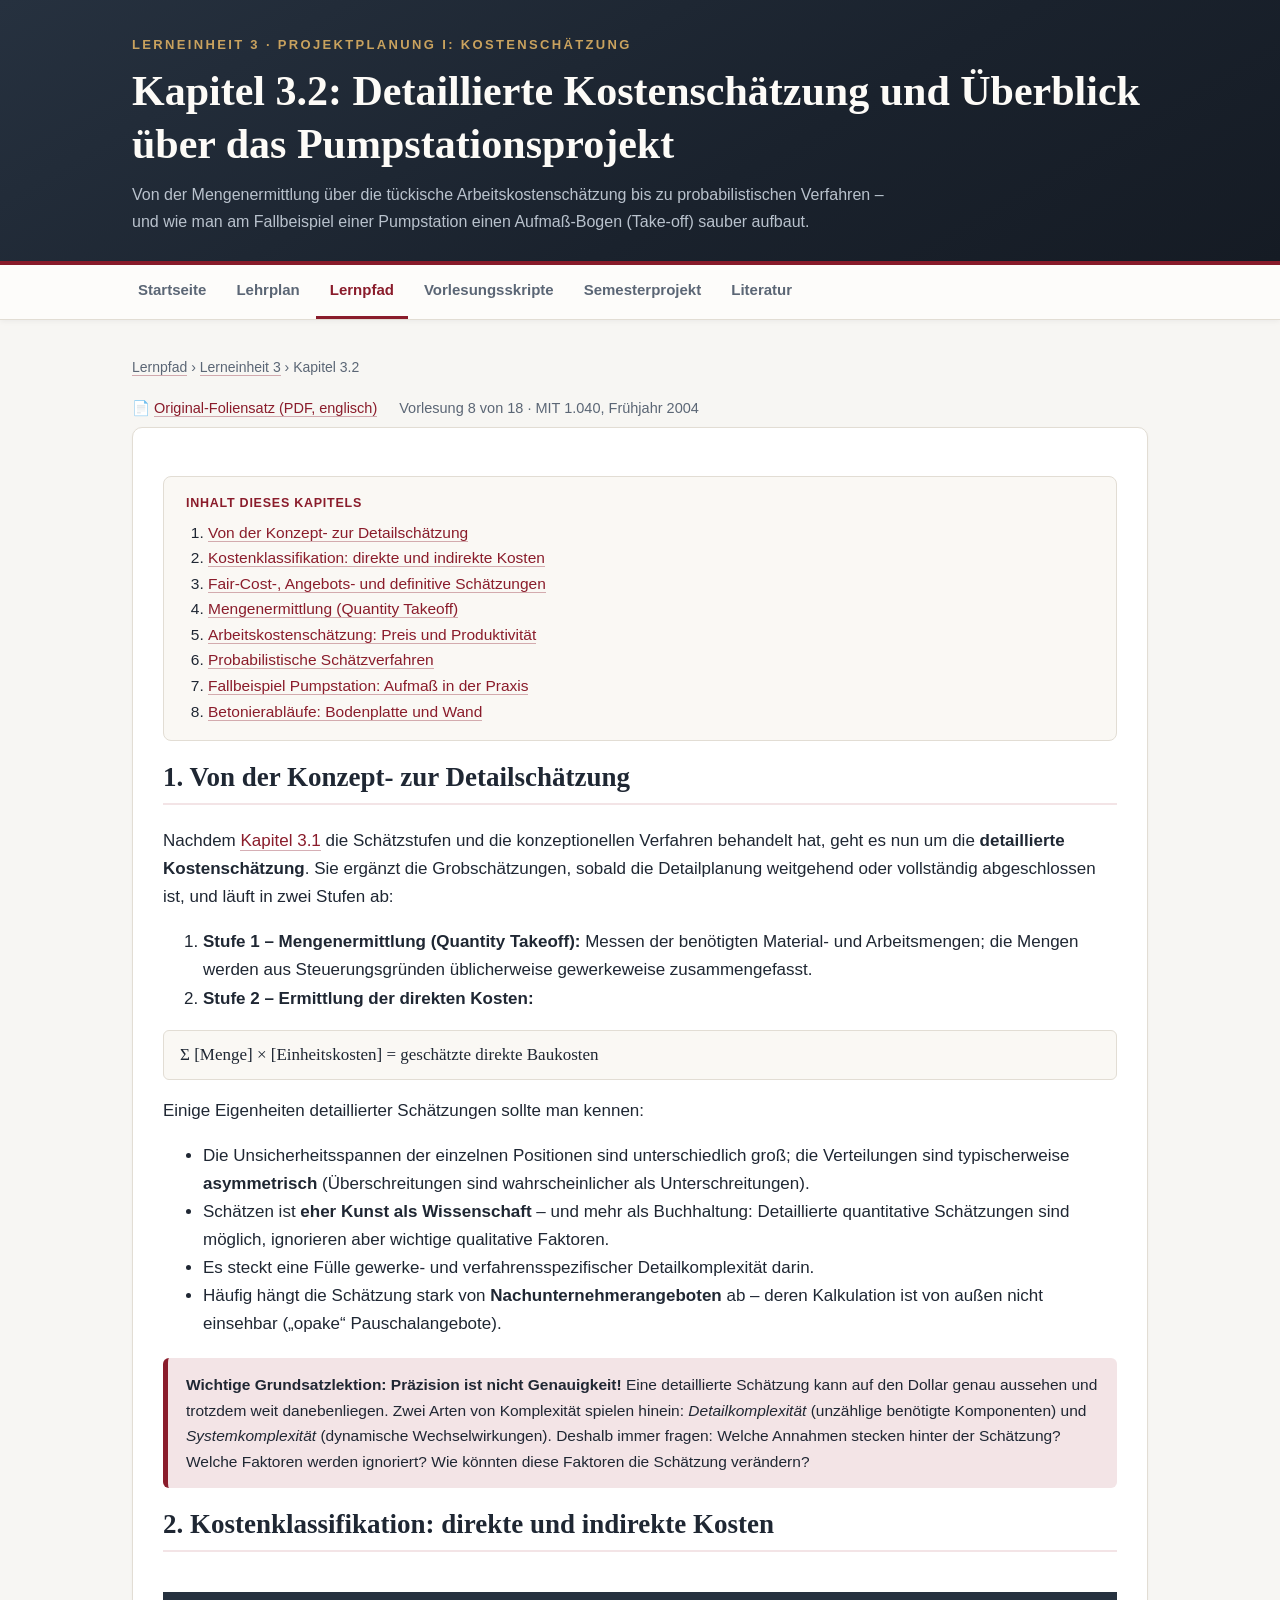
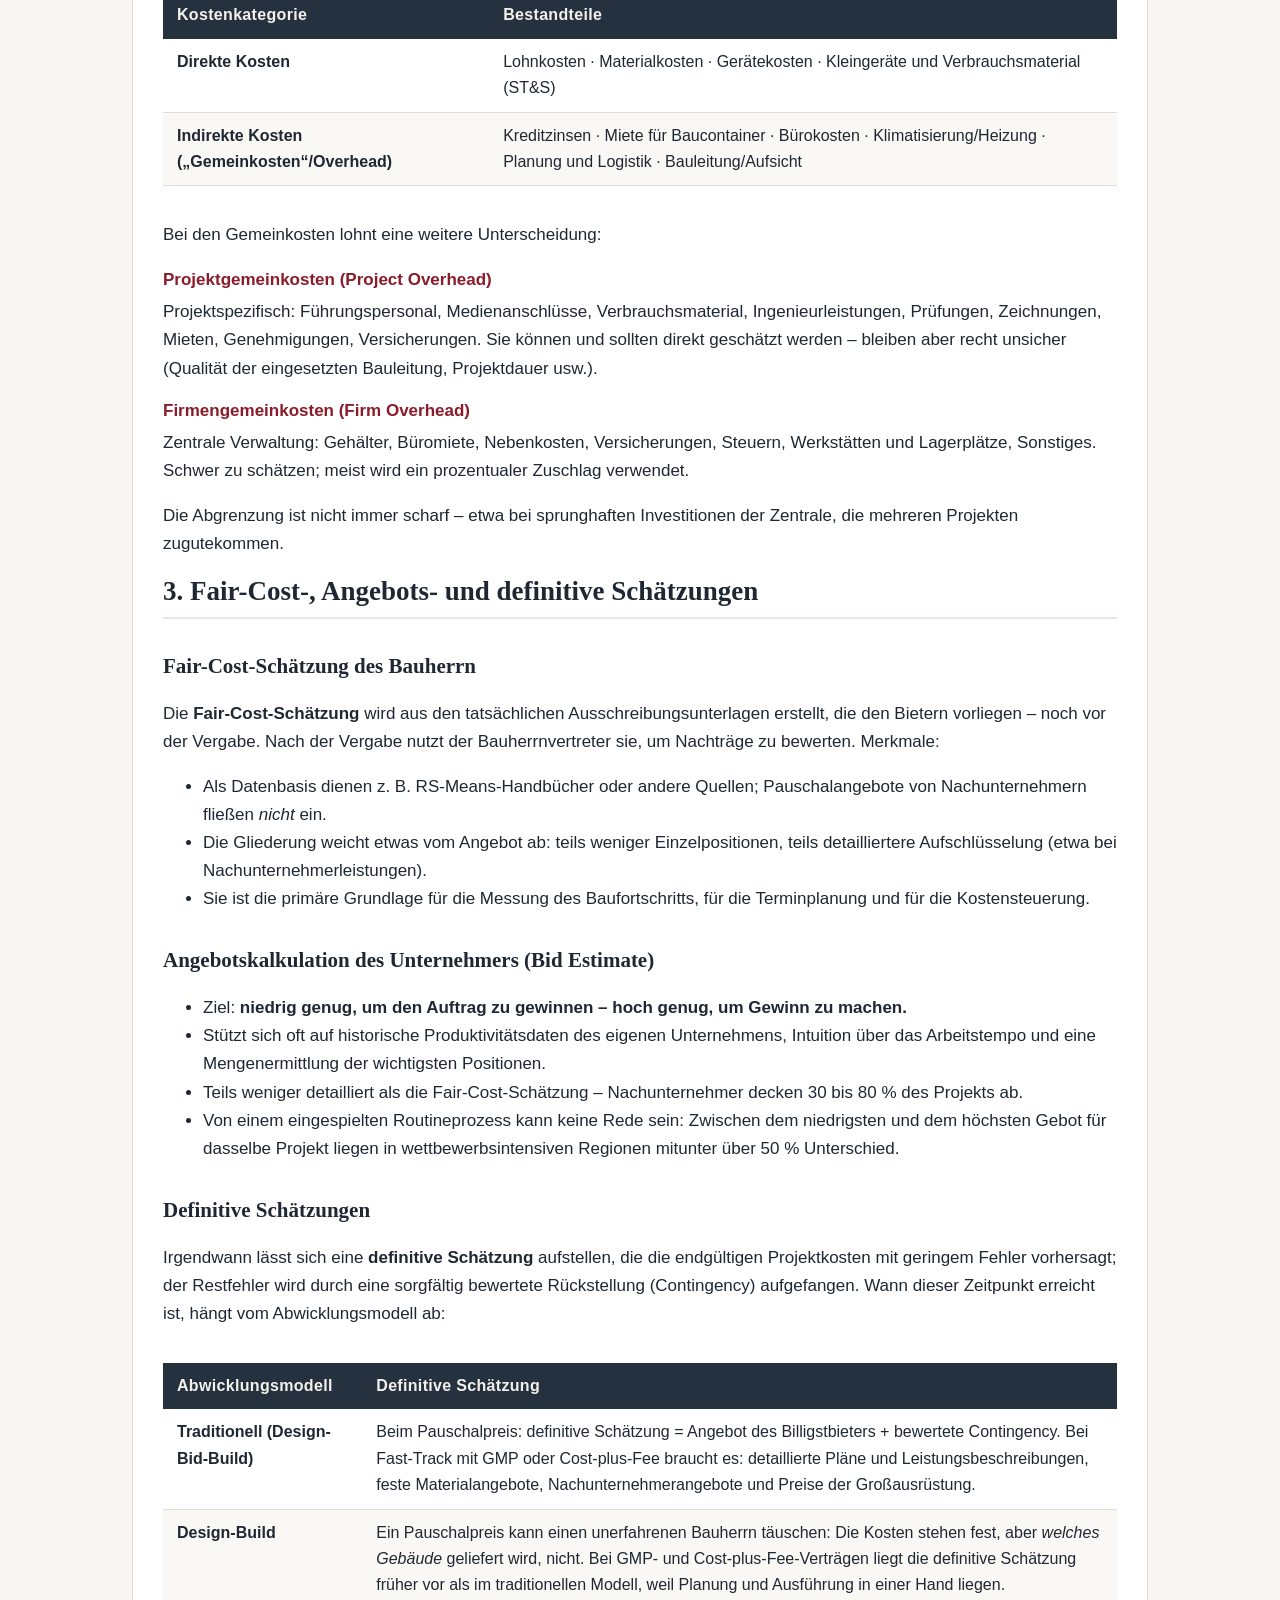
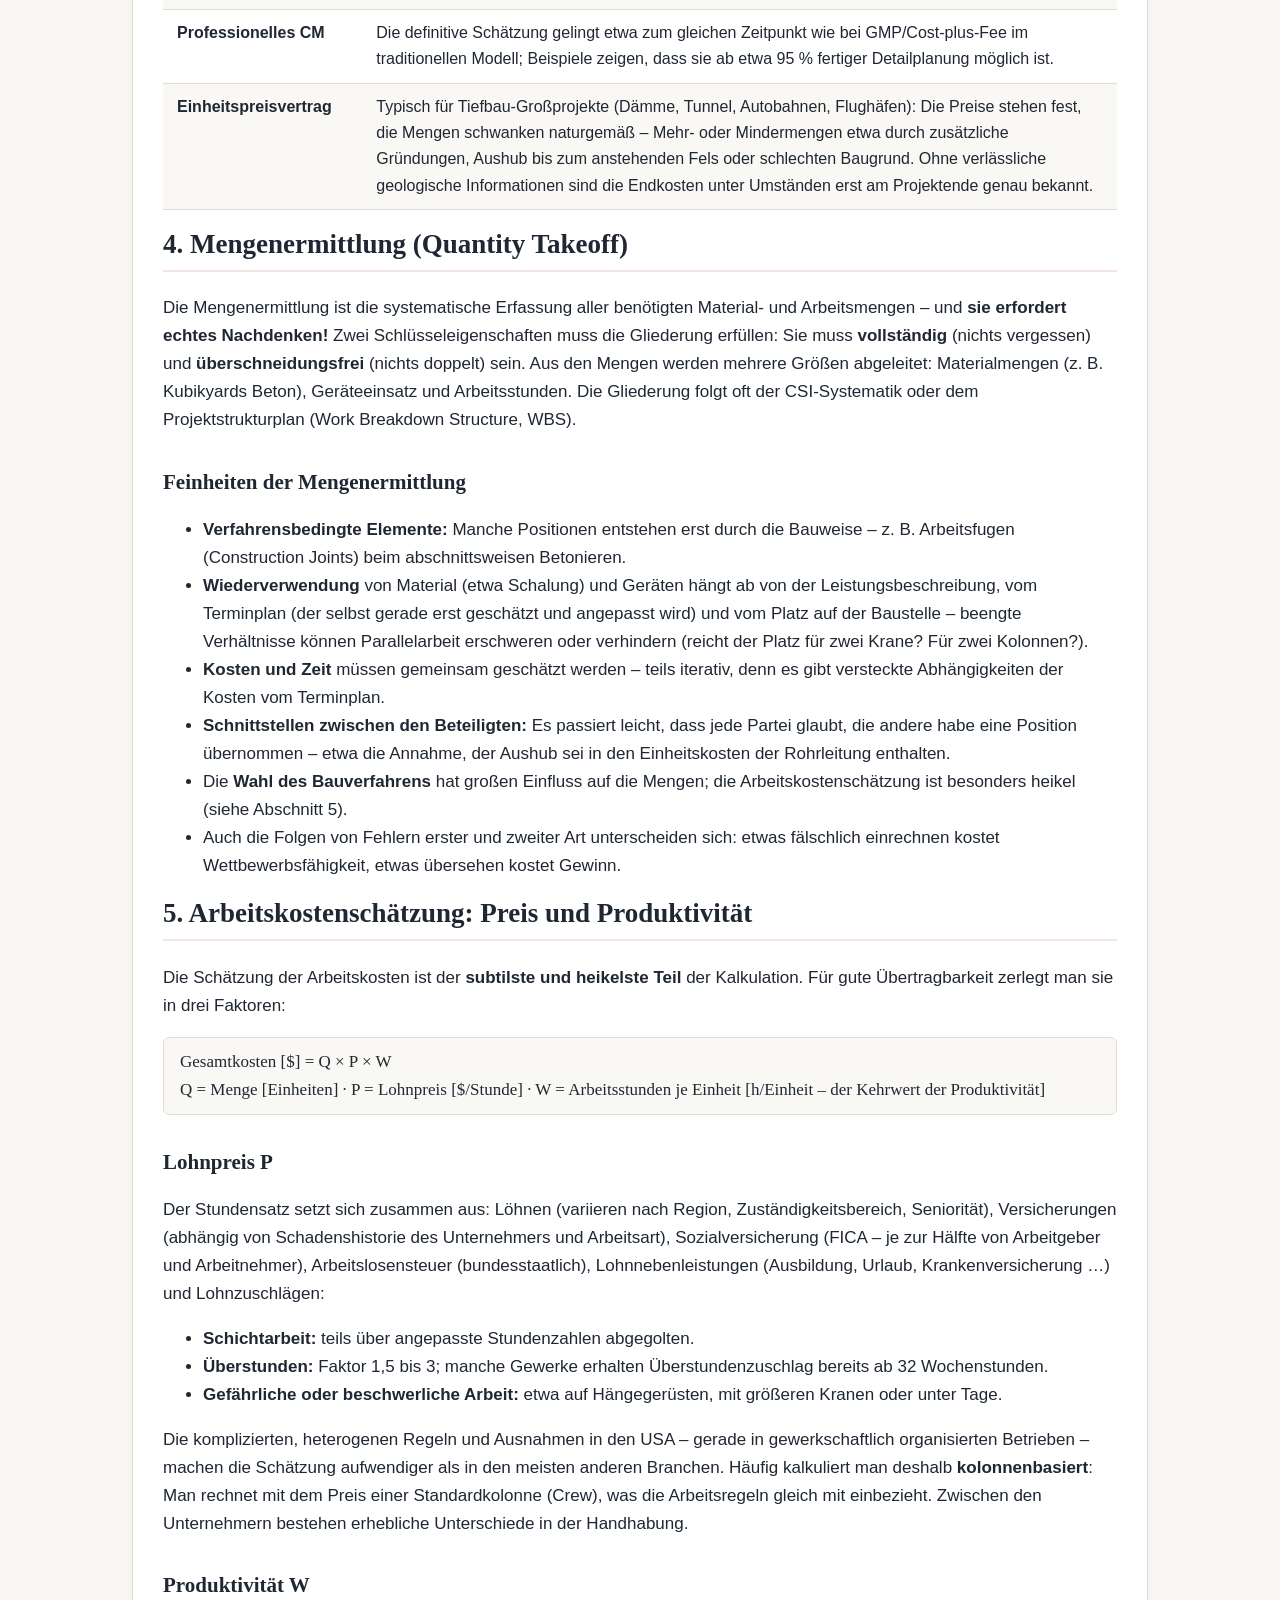
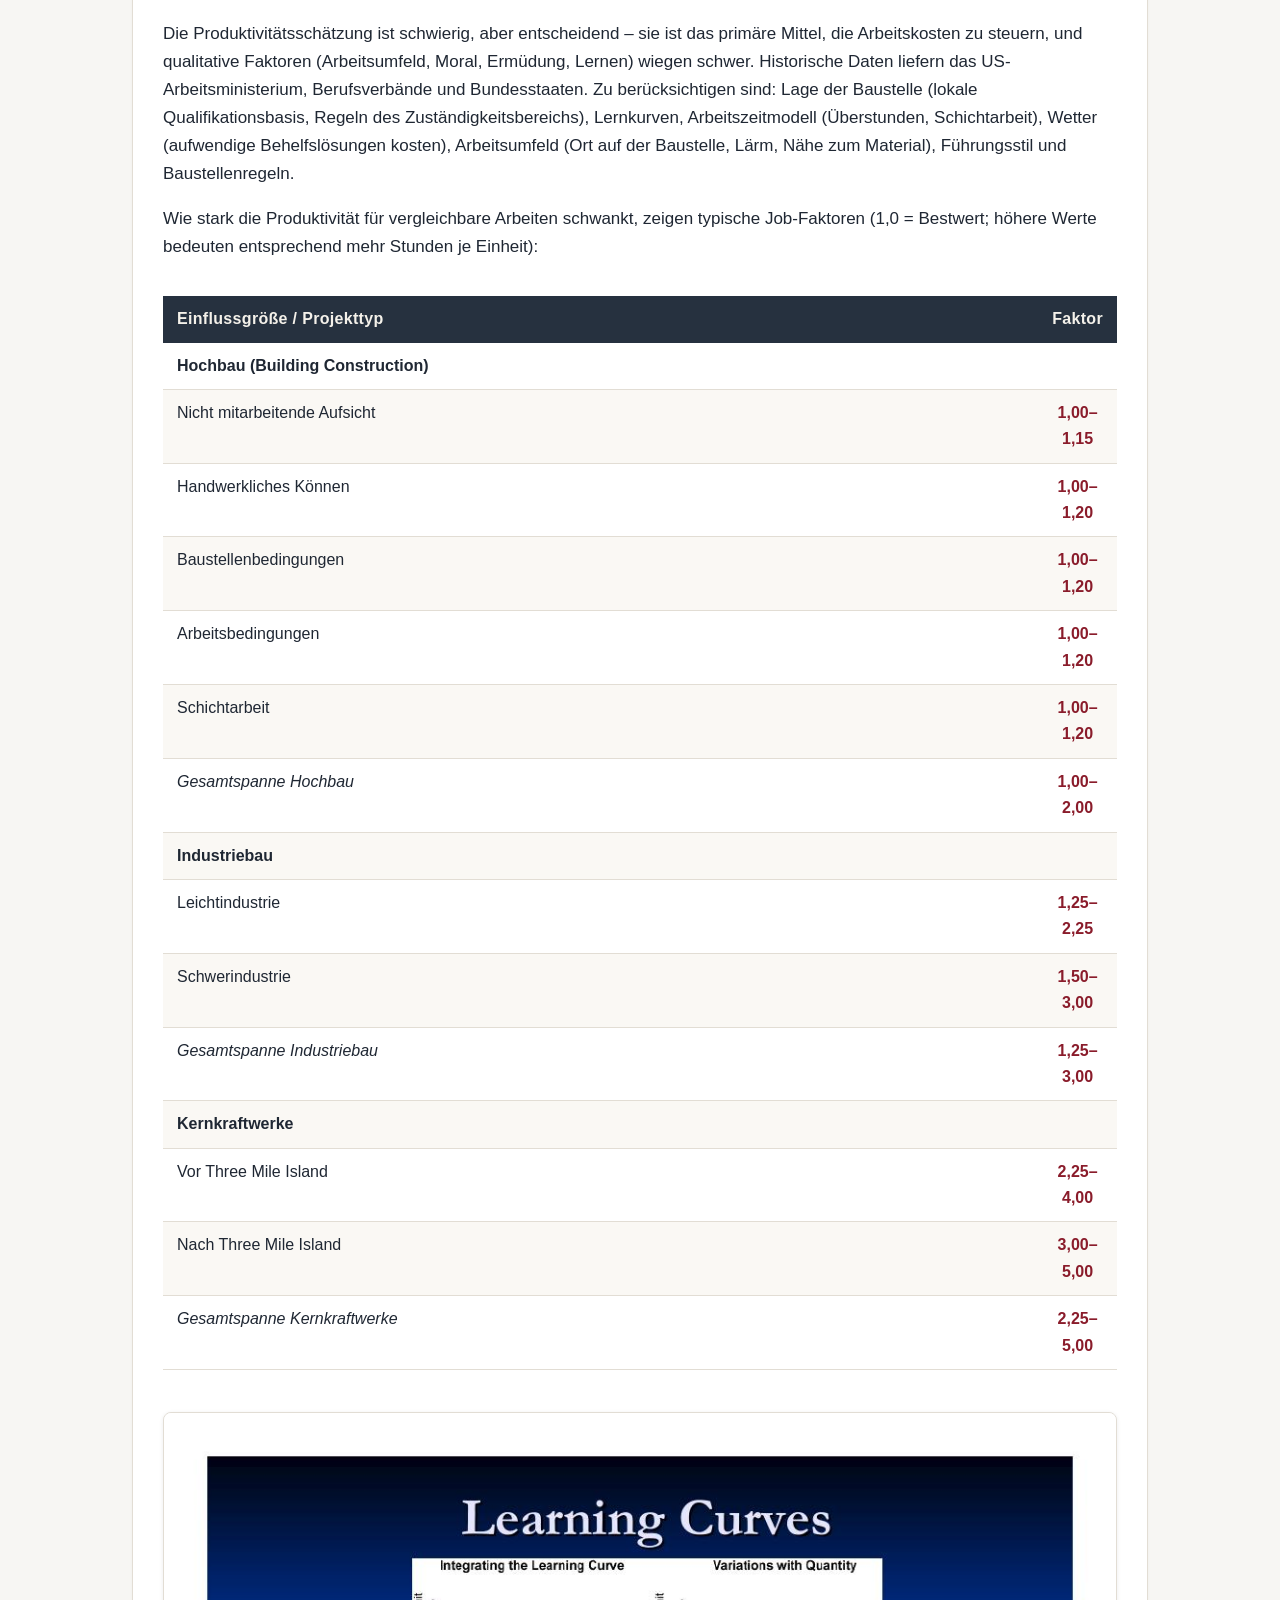
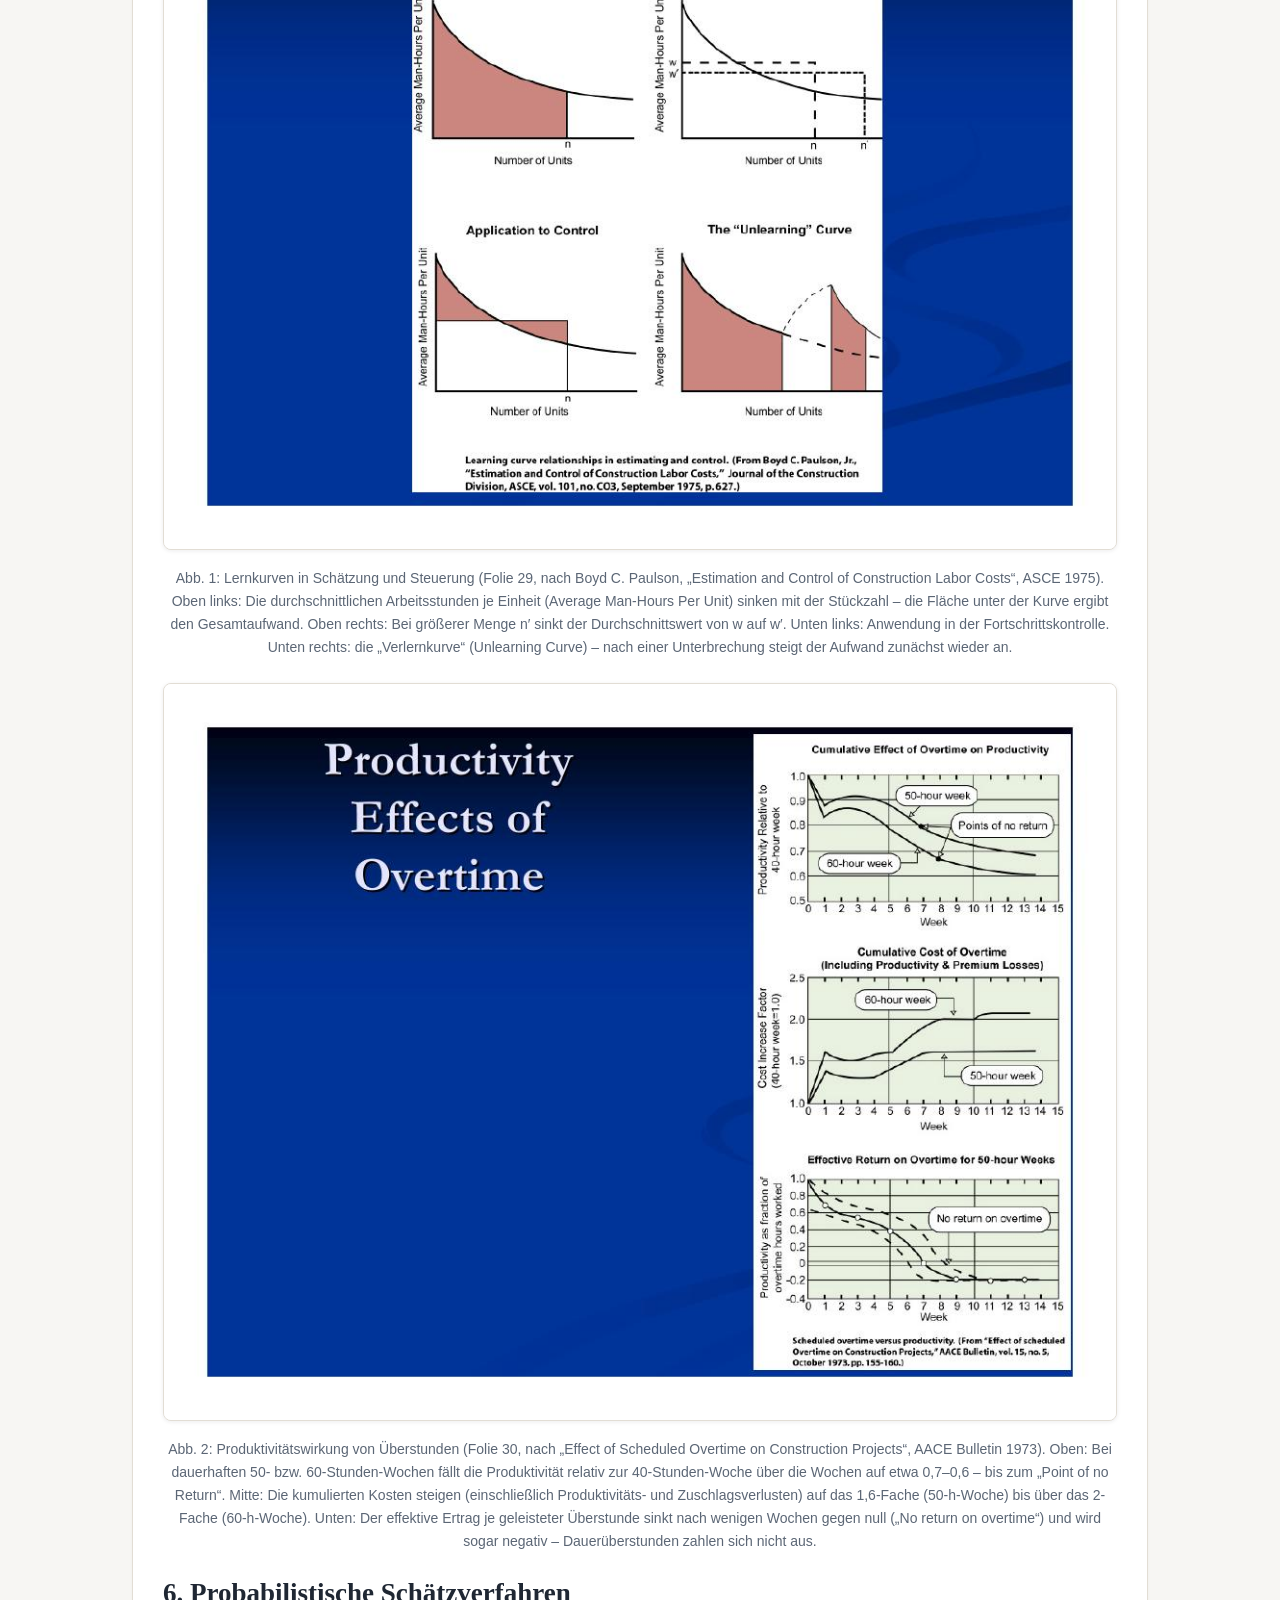
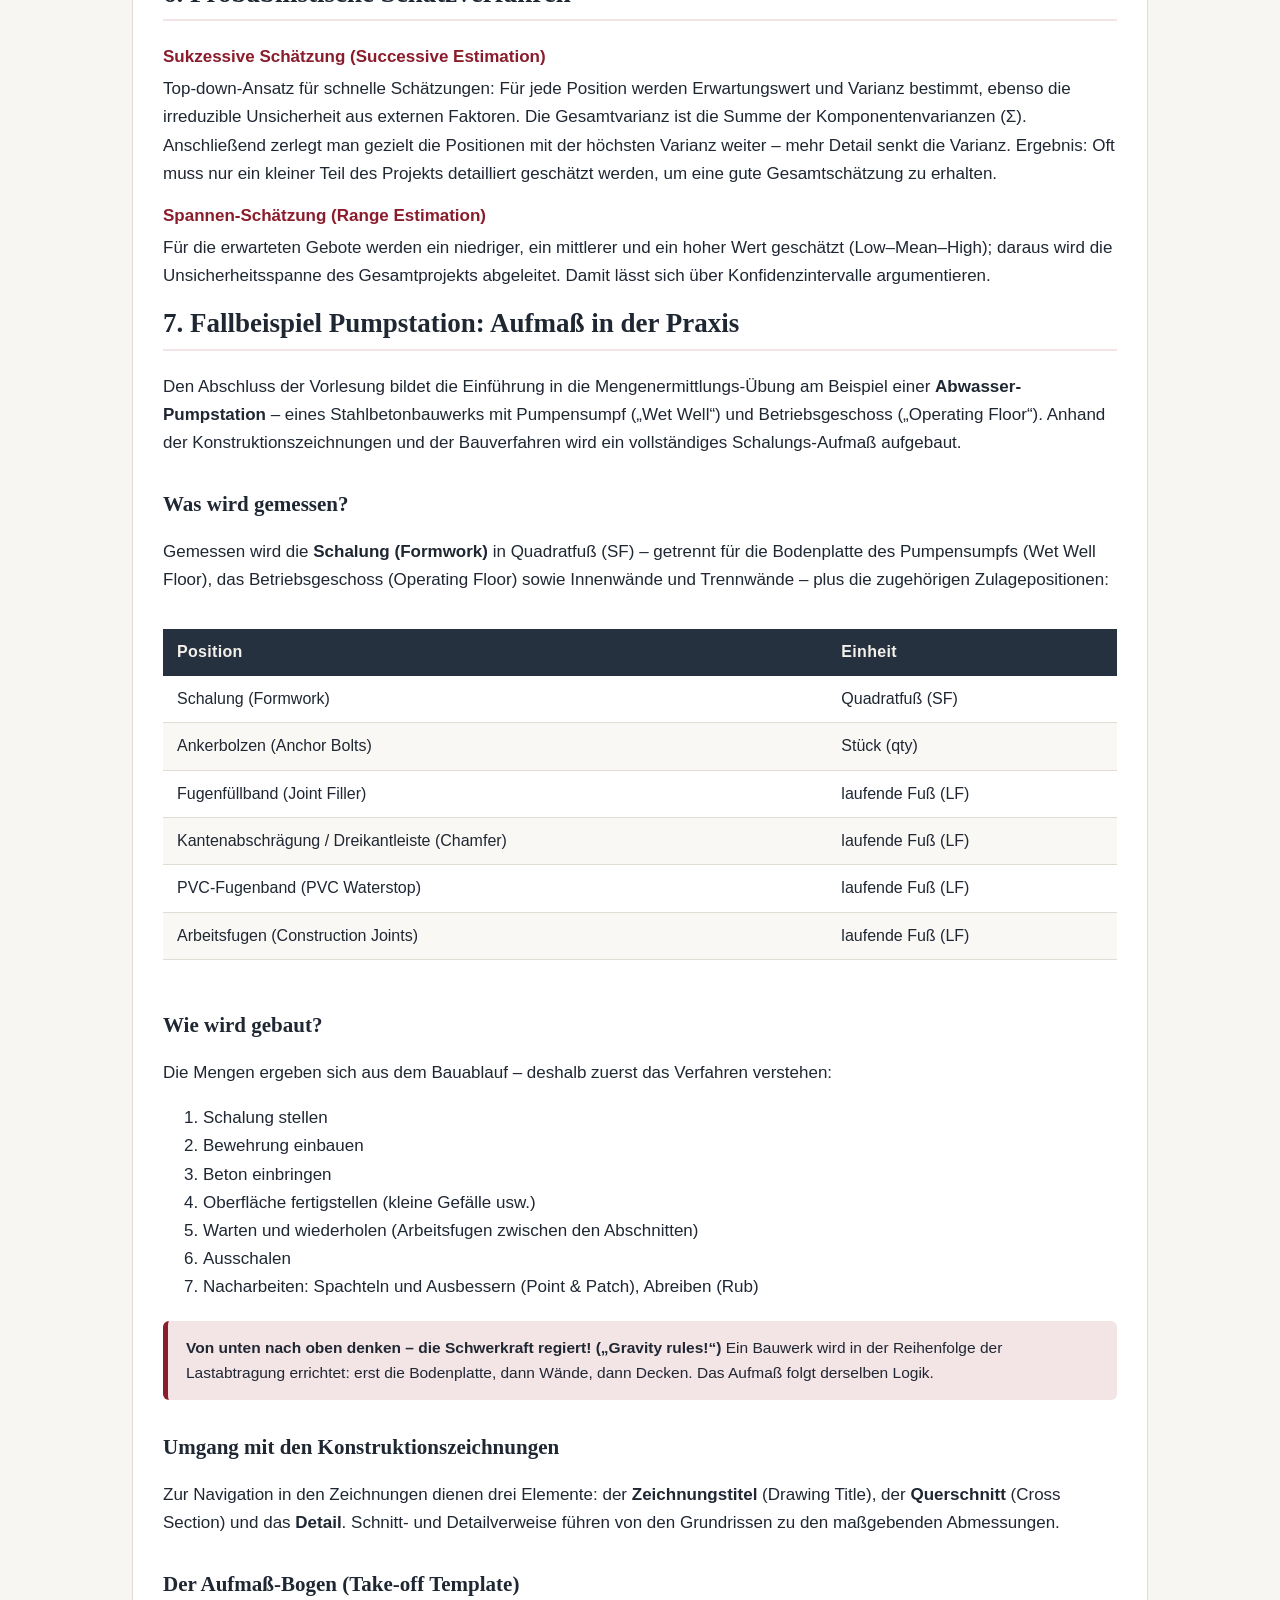
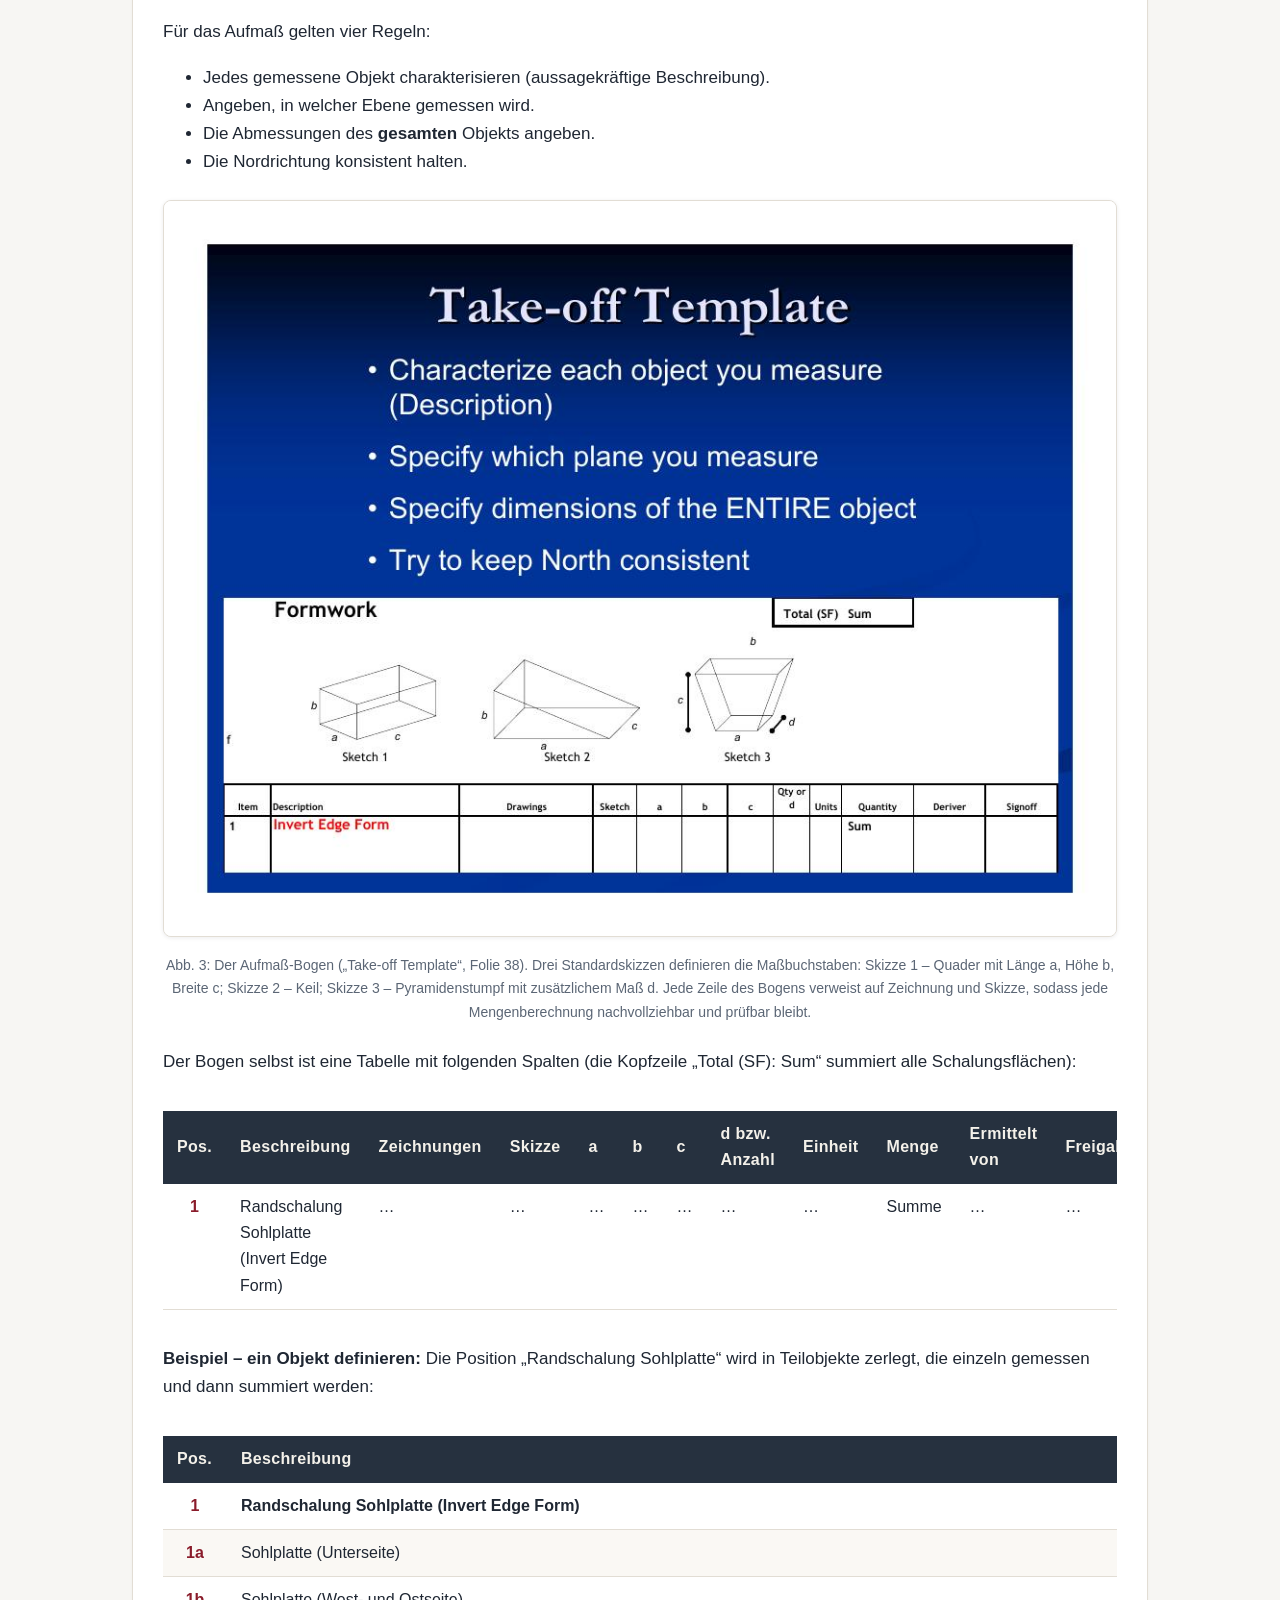
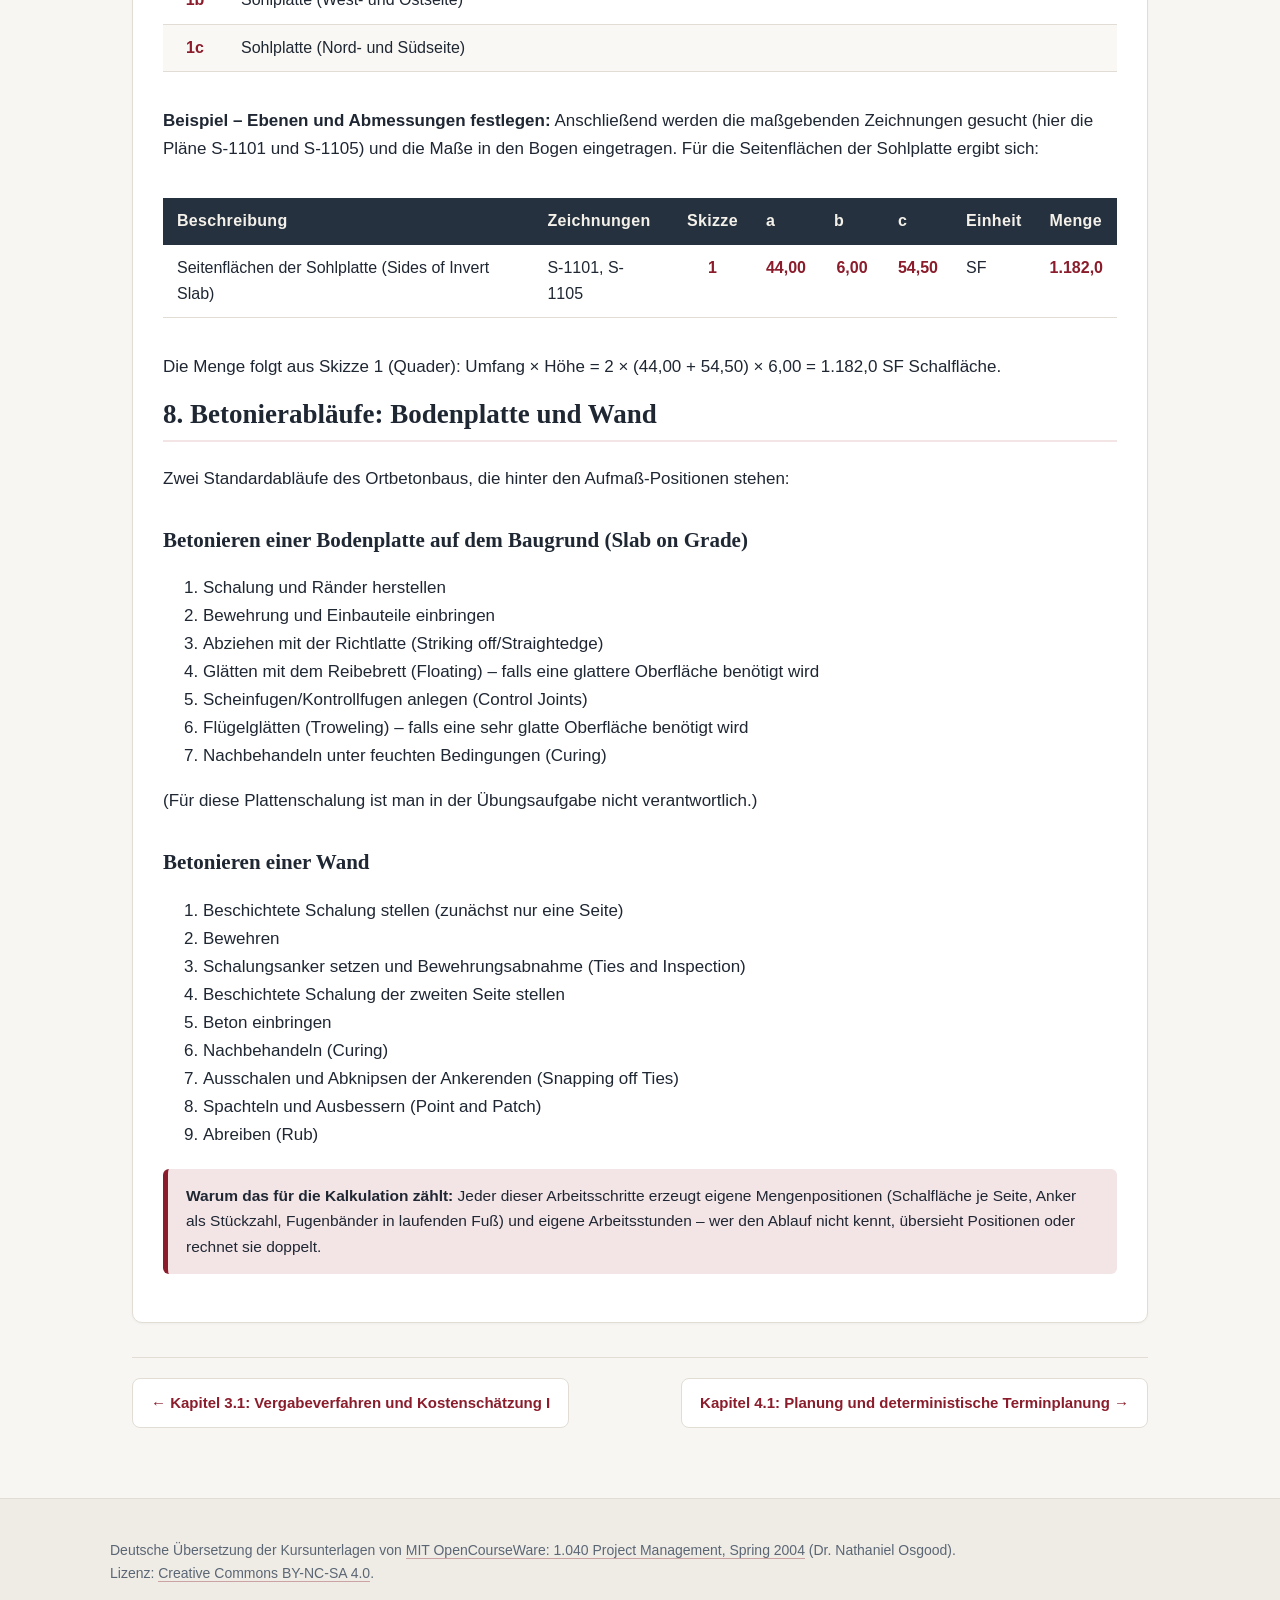
<file: kapitel-3-2.html>
<!DOCTYPE html>
<html lang="de">
<head>
<meta charset="UTF-8">
<meta name="viewport" content="width=device-width, initial-scale=1.0">
<title>Kapitel 3.2: Detaillierte Kostenschätzung und Überblick über das Pumpstationsprojekt – Projektmanagement</title>
<meta name="description" content="Kapitel 3.2 des Lernprogramms Projektmanagement: Detaillierte Kostenschätzung und Überblick über das Pumpstationsprojekt – vollständig übersetzt und aufbereitet.">
<link rel="stylesheet" href="style.css">
</head>
<body>

<header class="site-header">
  <div class="inner">
    <p class="kicker">Lerneinheit 3 · Projektplanung I: Kostenschätzung</p>
    <h1>Kapitel 3.2: Detaillierte Kostenschätzung und Überblick über das Pumpstationsprojekt</h1>
    <p class="sub">Von der Mengenermittlung über die tückische Arbeitskostenschätzung bis zu probabilistischen Verfahren – und wie man am Fallbeispiel einer Pumpstation einen Aufmaß-Bogen (Take-off) sauber aufbaut.</p>
  </div>
</header>

<nav class="mainnav">
  <div class="inner">
    <a href="index.html">Startseite</a>
    <a href="lehrplan.html">Lehrplan</a>
    <a href="kursplan.html" class="active">Lernpfad</a>
    <a href="vorlesungen.html">Vorlesungsskripte</a>
    <a href="projekt.html">Semesterprojekt</a>
    <a href="literatur.html">Literatur</a>
  </div>
</nav>

<main>
  <p class="breadcrumb"><a href="kursplan.html">Lernpfad</a> › <a href="kursplan.html#le3">Lerneinheit 3</a> › Kapitel 3.2</p>
  <div class="kapitel-meta">
    <span>📄 <a href="pdfs/vorlesung-08-detaillierte-kostenschaetzung.pdf">Original-Foliensatz (PDF, englisch)</a></span>
    <span>Vorlesung 8 von 18 · MIT 1.040, Frühjahr 2004</span>
  </div>

  <section class="card">
    <div class="toc">
      <span class="label">Inhalt dieses Kapitels</span>
      <ol>
        <li><a href="#abschnitt-1">Von der Konzept- zur Detailschätzung</a></li>
        <li><a href="#abschnitt-2">Kostenklassifikation: direkte und indirekte Kosten</a></li>
        <li><a href="#abschnitt-3">Fair-Cost-, Angebots- und definitive Schätzungen</a></li>
        <li><a href="#abschnitt-4">Mengenermittlung (Quantity Takeoff)</a></li>
        <li><a href="#abschnitt-5">Arbeitskostenschätzung: Preis und Produktivität</a></li>
        <li><a href="#abschnitt-6">Probabilistische Schätzverfahren</a></li>
        <li><a href="#abschnitt-7">Fallbeispiel Pumpstation: Aufmaß in der Praxis</a></li>
        <li><a href="#abschnitt-8">Betonierabläufe: Bodenplatte und Wand</a></li>
      </ol>
    </div>

    <h2 id="abschnitt-1">1. Von der Konzept- zur Detailschätzung</h2>
    <p>Nachdem <a href="kapitel-3-1.html">Kapitel 3.1</a> die Schätzstufen und die konzeptionellen Verfahren behandelt hat, geht es nun um die <strong>detaillierte Kostenschätzung</strong>. Sie ergänzt die Grobschätzungen, sobald die Detailplanung weitgehend oder vollständig abgeschlossen ist, und läuft in zwei Stufen ab:</p>
    <ol>
      <li><strong>Stufe 1 – Mengenermittlung (Quantity Takeoff):</strong> Messen der benötigten Material- und Arbeitsmengen; die Mengen werden aus Steuerungsgründen üblicherweise gewerkeweise zusammengefasst.</li>
      <li><strong>Stufe 2 – Ermittlung der direkten Kosten:</strong></li>
    </ol>
    <div class="formel">Σ [Menge] × [Einheitskosten] = geschätzte direkte Baukosten</div>
    <p>Einige Eigenheiten detaillierter Schätzungen sollte man kennen:</p>
    <ul>
      <li>Die Unsicherheitsspannen der einzelnen Positionen sind unterschiedlich groß; die Verteilungen sind typischerweise <strong>asymmetrisch</strong> (Überschreitungen sind wahrscheinlicher als Unterschreitungen).</li>
      <li>Schätzen ist <strong>eher Kunst als Wissenschaft</strong> – und mehr als Buchhaltung: Detaillierte quantitative Schätzungen sind möglich, ignorieren aber wichtige qualitative Faktoren.</li>
      <li>Es steckt eine Fülle gewerke- und verfahrensspezifischer Detailkomplexität darin.</li>
      <li>Häufig hängt die Schätzung stark von <strong>Nachunternehmerangeboten</strong> ab – deren Kalkulation ist von außen nicht einsehbar („opake“ Pauschalangebote).</li>
    </ul>
    <div class="note"><strong>Wichtige Grundsatzlektion: Präzision ist nicht Genauigkeit!</strong> Eine detaillierte Schätzung kann auf den Dollar genau aussehen und trotzdem weit danebenliegen. Zwei Arten von Komplexität spielen hinein: <em>Detailkomplexität</em> (unzählige benötigte Komponenten) und <em>Systemkomplexität</em> (dynamische Wechselwirkungen). Deshalb immer fragen: Welche Annahmen stecken hinter der Schätzung? Welche Faktoren werden ignoriert? Wie könnten diese Faktoren die Schätzung verändern?</div>

    <h2 id="abschnitt-2">2. Kostenklassifikation: direkte und indirekte Kosten</h2>
    <div class="table-wrap">
      <table>
        <thead>
          <tr><th>Kostenkategorie</th><th>Bestandteile</th></tr>
        </thead>
        <tbody>
          <tr>
            <td><strong>Direkte Kosten</strong></td>
            <td>Lohnkosten · Materialkosten · Gerätekosten · Kleingeräte und Verbrauchsmaterial (ST&amp;S)</td>
          </tr>
          <tr>
            <td><strong>Indirekte Kosten („Gemeinkosten“/Overhead)</strong></td>
            <td>Kreditzinsen · Miete für Baucontainer · Bürokosten · Klimatisierung/Heizung · Planung und Logistik · Bauleitung/Aufsicht</td>
          </tr>
        </tbody>
      </table>
    </div>
    <p>Bei den Gemeinkosten lohnt eine weitere Unterscheidung:</p>
    <dl class="begriffe">
      <dt>Projektgemeinkosten (Project Overhead)</dt>
      <dd>Projektspezifisch: Führungspersonal, Medienanschlüsse, Verbrauchsmaterial, Ingenieurleistungen, Prüfungen, Zeichnungen, Mieten, Genehmigungen, Versicherungen. Sie können und sollten direkt geschätzt werden – bleiben aber recht unsicher (Qualität der eingesetzten Bauleitung, Projektdauer usw.).</dd>
      <dt>Firmengemeinkosten (Firm Overhead)</dt>
      <dd>Zentrale Verwaltung: Gehälter, Büromiete, Nebenkosten, Versicherungen, Steuern, Werkstätten und Lagerplätze, Sonstiges. Schwer zu schätzen; meist wird ein prozentualer Zuschlag verwendet.</dd>
    </dl>
    <p>Die Abgrenzung ist nicht immer scharf – etwa bei sprunghaften Investitionen der Zentrale, die mehreren Projekten zugutekommen.</p>

    <h2 id="abschnitt-3">3. Fair-Cost-, Angebots- und definitive Schätzungen</h2>
    <h3>Fair-Cost-Schätzung des Bauherrn</h3>
    <p>Die <strong>Fair-Cost-Schätzung</strong> wird aus den tatsächlichen Ausschreibungsunterlagen erstellt, die den Bietern vorliegen – noch vor der Vergabe. Nach der Vergabe nutzt der Bauherrnvertreter sie, um Nachträge zu bewerten. Merkmale:</p>
    <ul>
      <li>Als Datenbasis dienen z.&nbsp;B. RS-Means-Handbücher oder andere Quellen; Pauschalangebote von Nachunternehmern fließen <em>nicht</em> ein.</li>
      <li>Die Gliederung weicht etwas vom Angebot ab: teils weniger Einzelpositionen, teils detailliertere Aufschlüsselung (etwa bei Nachunternehmerleistungen).</li>
      <li>Sie ist die primäre Grundlage für die Messung des Baufortschritts, für die Terminplanung und für die Kostensteuerung.</li>
    </ul>
    <h3>Angebotskalkulation des Unternehmers (Bid Estimate)</h3>
    <ul>
      <li>Ziel: <strong>niedrig genug, um den Auftrag zu gewinnen – hoch genug, um Gewinn zu machen.</strong></li>
      <li>Stützt sich oft auf historische Produktivitätsdaten des eigenen Unternehmens, Intuition über das Arbeitstempo und eine Mengenermittlung der wichtigsten Positionen.</li>
      <li>Teils weniger detailliert als die Fair-Cost-Schätzung – Nachunternehmer decken 30 bis 80&nbsp;% des Projekts ab.</li>
      <li>Von einem eingespielten Routineprozess kann keine Rede sein: Zwischen dem niedrigsten und dem höchsten Gebot für dasselbe Projekt liegen in wettbewerbsintensiven Regionen mitunter über 50&nbsp;% Unterschied.</li>
    </ul>
    <h3>Definitive Schätzungen</h3>
    <p>Irgendwann lässt sich eine <strong>definitive Schätzung</strong> aufstellen, die die endgültigen Projektkosten mit geringem Fehler vorhersagt; der Restfehler wird durch eine sorgfältig bewertete Rückstellung (Contingency) aufgefangen. Wann dieser Zeitpunkt erreicht ist, hängt vom Abwicklungsmodell ab:</p>
    <div class="table-wrap">
      <table>
        <thead>
          <tr><th>Abwicklungsmodell</th><th>Definitive Schätzung</th></tr>
        </thead>
        <tbody>
          <tr>
            <td><strong>Traditionell (Design-Bid-Build)</strong></td>
            <td>Beim Pauschalpreis: definitive Schätzung = Angebot des Billigstbieters + bewertete Contingency. Bei Fast-Track mit GMP oder Cost-plus-Fee braucht es: detaillierte Pläne und Leistungsbeschreibungen, feste Materialangebote, Nachunternehmerangebote und Preise der Großausrüstung.</td>
          </tr>
          <tr>
            <td><strong>Design-Build</strong></td>
            <td>Ein Pauschalpreis kann einen unerfahrenen Bauherrn täuschen: Die Kosten stehen fest, aber <em>welches Gebäude</em> geliefert wird, nicht. Bei GMP- und Cost-plus-Fee-Verträgen liegt die definitive Schätzung früher vor als im traditionellen Modell, weil Planung und Ausführung in einer Hand liegen.</td>
          </tr>
          <tr>
            <td><strong>Professionelles CM</strong></td>
            <td>Die definitive Schätzung gelingt etwa zum gleichen Zeitpunkt wie bei GMP/Cost-plus-Fee im traditionellen Modell; Beispiele zeigen, dass sie ab etwa 95&nbsp;% fertiger Detailplanung möglich ist.</td>
          </tr>
          <tr>
            <td><strong>Einheitspreisvertrag</strong></td>
            <td>Typisch für Tiefbau-Großprojekte (Dämme, Tunnel, Autobahnen, Flughäfen): Die Preise stehen fest, die Mengen schwanken naturgemäß – Mehr- oder Mindermengen etwa durch zusätzliche Gründungen, Aushub bis zum anstehenden Fels oder schlechten Baugrund. Ohne verlässliche geologische Informationen sind die Endkosten unter Umständen erst am Projektende genau bekannt.</td>
          </tr>
        </tbody>
      </table>
    </div>

    <h2 id="abschnitt-4">4. Mengenermittlung (Quantity Takeoff)</h2>
    <p>Die Mengenermittlung ist die systematische Erfassung aller benötigten Material- und Arbeitsmengen – und <strong>sie erfordert echtes Nachdenken!</strong> Zwei Schlüsseleigenschaften muss die Gliederung erfüllen: Sie muss <strong>vollständig</strong> (nichts vergessen) und <strong>überschneidungsfrei</strong> (nichts doppelt) sein. Aus den Mengen werden mehrere Größen abgeleitet: Materialmengen (z.&nbsp;B. Kubikyards Beton), Geräteeinsatz und Arbeitsstunden. Die Gliederung folgt oft der CSI-Systematik oder dem Projektstrukturplan (Work Breakdown Structure, WBS).</p>
    <h3>Feinheiten der Mengenermittlung</h3>
    <ul>
      <li><strong>Verfahrensbedingte Elemente:</strong> Manche Positionen entstehen erst durch die Bauweise – z.&nbsp;B. Arbeitsfugen (Construction Joints) beim abschnittsweisen Betonieren.</li>
      <li><strong>Wiederverwendung</strong> von Material (etwa Schalung) und Geräten hängt ab von der Leistungsbeschreibung, vom Terminplan (der selbst gerade erst geschätzt und angepasst wird) und vom Platz auf der Baustelle – beengte Verhältnisse können Parallelarbeit erschweren oder verhindern (reicht der Platz für zwei Krane? Für zwei Kolonnen?).</li>
      <li><strong>Kosten und Zeit</strong> müssen gemeinsam geschätzt werden – teils iterativ, denn es gibt versteckte Abhängigkeiten der Kosten vom Terminplan.</li>
      <li><strong>Schnittstellen zwischen den Beteiligten:</strong> Es passiert leicht, dass jede Partei glaubt, die andere habe eine Position übernommen – etwa die Annahme, der Aushub sei in den Einheitskosten der Rohrleitung enthalten.</li>
      <li>Die <strong>Wahl des Bauverfahrens</strong> hat großen Einfluss auf die Mengen; die Arbeitskostenschätzung ist besonders heikel (siehe Abschnitt&nbsp;5).</li>
      <li>Auch die Folgen von Fehlern erster und zweiter Art unterscheiden sich: etwas fälschlich einrechnen kostet Wettbewerbsfähigkeit, etwas übersehen kostet Gewinn.</li>
    </ul>

    <h2 id="abschnitt-5">5. Arbeitskostenschätzung: Preis und Produktivität</h2>
    <p>Die Schätzung der Arbeitskosten ist der <strong>subtilste und heikelste Teil</strong> der Kalkulation. Für gute Übertragbarkeit zerlegt man sie in drei Faktoren:</p>
    <div class="formel">Gesamtkosten [$] = Q × P × W<br>
    Q&nbsp;=&nbsp;Menge [Einheiten] · P&nbsp;=&nbsp;Lohnpreis [$/Stunde] · W&nbsp;=&nbsp;Arbeitsstunden je Einheit [h/Einheit – der Kehrwert der Produktivität]</div>
    <h3>Lohnpreis P</h3>
    <p>Der Stundensatz setzt sich zusammen aus: Löhnen (variieren nach Region, Zuständigkeitsbereich, Seniorität), Versicherungen (abhängig von Schadenshistorie des Unternehmers und Arbeitsart), Sozialversicherung (FICA – je zur Hälfte von Arbeitgeber und Arbeitnehmer), Arbeitslosensteuer (bundesstaatlich), Lohnnebenleistungen (Ausbildung, Urlaub, Krankenversicherung&nbsp;…) und Lohnzuschlägen:</p>
    <ul>
      <li><strong>Schichtarbeit:</strong> teils über angepasste Stundenzahlen abgegolten.</li>
      <li><strong>Überstunden:</strong> Faktor 1,5 bis 3; manche Gewerke erhalten Überstundenzuschlag bereits ab 32 Wochenstunden.</li>
      <li><strong>Gefährliche oder beschwerliche Arbeit:</strong> etwa auf Hängegerüsten, mit größeren Kranen oder unter Tage.</li>
    </ul>
    <p>Die komplizierten, heterogenen Regeln und Ausnahmen in den USA – gerade in gewerkschaftlich organisierten Betrieben – machen die Schätzung aufwendiger als in den meisten anderen Branchen. Häufig kalkuliert man deshalb <strong>kolonnenbasiert</strong>: Man rechnet mit dem Preis einer Standardkolonne (Crew), was die Arbeitsregeln gleich mit einbezieht. Zwischen den Unternehmern bestehen erhebliche Unterschiede in der Handhabung.</p>
    <h3>Produktivität W</h3>
    <p>Die Produktivitätsschätzung ist schwierig, aber entscheidend – sie ist das primäre Mittel, die Arbeitskosten zu steuern, und qualitative Faktoren (Arbeitsumfeld, Moral, Ermüdung, Lernen) wiegen schwer. Historische Daten liefern das US-Arbeitsministerium, Berufsverbände und Bundesstaaten. Zu berücksichtigen sind: Lage der Baustelle (lokale Qualifikationsbasis, Regeln des Zuständigkeitsbereichs), Lernkurven, Arbeitszeitmodell (Überstunden, Schichtarbeit), Wetter (aufwendige Behelfslösungen kosten), Arbeitsumfeld (Ort auf der Baustelle, Lärm, Nähe zum Material), Führungsstil und Baustellenregeln.</p>
    <p>Wie stark die Produktivität für vergleichbare Arbeiten schwankt, zeigen typische Job-Faktoren (1,0&nbsp;=&nbsp;Bestwert; höhere Werte bedeuten entsprechend mehr Stunden je Einheit):</p>
    <div class="table-wrap">
      <table>
        <thead>
          <tr><th>Einflussgröße / Projekttyp</th><th>Faktor</th></tr>
        </thead>
        <tbody>
          <tr><td colspan="2"><strong>Hochbau (Building Construction)</strong></td></tr>
          <tr><td>Nicht mitarbeitende Aufsicht</td><td class="num">1,00–1,15</td></tr>
          <tr><td>Handwerkliches Können</td><td class="num">1,00–1,20</td></tr>
          <tr><td>Baustellenbedingungen</td><td class="num">1,00–1,20</td></tr>
          <tr><td>Arbeitsbedingungen</td><td class="num">1,00–1,20</td></tr>
          <tr><td>Schichtarbeit</td><td class="num">1,00–1,20</td></tr>
          <tr><td><em>Gesamtspanne Hochbau</em></td><td class="num">1,00–2,00</td></tr>
          <tr><td colspan="2"><strong>Industriebau</strong></td></tr>
          <tr><td>Leichtindustrie</td><td class="num">1,25–2,25</td></tr>
          <tr><td>Schwerindustrie</td><td class="num">1,50–3,00</td></tr>
          <tr><td><em>Gesamtspanne Industriebau</em></td><td class="num">1,25–3,00</td></tr>
          <tr><td colspan="2"><strong>Kernkraftwerke</strong></td></tr>
          <tr><td>Vor Three Mile Island</td><td class="num">2,25–4,00</td></tr>
          <tr><td>Nach Three Mile Island</td><td class="num">3,00–5,00</td></tr>
          <tr><td><em>Gesamtspanne Kernkraftwerke</em></td><td class="num">2,25–5,00</td></tr>
        </tbody>
      </table>
    </div>
    <figure class="slide-fig">
      <img src="bilder/kapitel/k32-abb1.jpg" alt="Vier Diagramme zu Lernkurven: durchschnittliche Arbeitsstunden je Einheit fallen mit der Stückzahl; Integration der Lernkurve, Variation mit der Menge, Anwendung in der Steuerung und die Verlernkurve nach einer Unterbrechung." loading="lazy">
      <figcaption>Abb. 1: Lernkurven in Schätzung und Steuerung (Folie 29, nach Boyd C. Paulson, „Estimation and Control of Construction Labor Costs“, ASCE 1975). Oben links: Die durchschnittlichen Arbeitsstunden je Einheit (Average Man-Hours Per Unit) sinken mit der Stückzahl – die Fläche unter der Kurve ergibt den Gesamtaufwand. Oben rechts: Bei größerer Menge n′ sinkt der Durchschnittswert von w auf w′. Unten links: Anwendung in der Fortschrittskontrolle. Unten rechts: die „Verlernkurve“ (Unlearning Curve) – nach einer Unterbrechung steigt der Aufwand zunächst wieder an.</figcaption>
    </figure>
    <figure class="slide-fig">
      <img src="bilder/kapitel/k32-abb2.jpg" alt="Drei Diagramme zu Überstundeneffekten: kumulierte Produktivität relativ zur 40-Stunden-Woche fällt bei 50- und 60-Stunden-Wochen über die Wochen ab; der Kostenfaktor steigt auf das 1,6- bis 2-Fache; der effektive Ertrag der Überstunden sinkt bis auf null und darunter." loading="lazy">
      <figcaption>Abb. 2: Produktivitätswirkung von Überstunden (Folie 30, nach „Effect of Scheduled Overtime on Construction Projects“, AACE Bulletin 1973). Oben: Bei dauerhaften 50- bzw. 60-Stunden-Wochen fällt die Produktivität relativ zur 40-Stunden-Woche über die Wochen auf etwa 0,7–0,6 – bis zum „Point of no Return“. Mitte: Die kumulierten Kosten steigen (einschließlich Produktivitäts- und Zuschlagsverlusten) auf das 1,6-Fache (50-h-Woche) bis über das 2-Fache (60-h-Woche). Unten: Der effektive Ertrag je geleisteter Überstunde sinkt nach wenigen Wochen gegen null („No return on overtime“) und wird sogar negativ – Dauerüberstunden zahlen sich nicht aus.</figcaption>
    </figure>

    <h2 id="abschnitt-6">6. Probabilistische Schätzverfahren</h2>
    <dl class="begriffe">
      <dt>Sukzessive Schätzung (Successive Estimation)</dt>
      <dd>Top-down-Ansatz für schnelle Schätzungen: Für jede Position werden Erwartungswert und Varianz bestimmt, ebenso die irreduzible Unsicherheit aus externen Faktoren. Die Gesamtvarianz ist die Summe der Komponentenvarianzen (Σ). Anschließend zerlegt man gezielt die Positionen mit der höchsten Varianz weiter – mehr Detail senkt die Varianz. Ergebnis: Oft muss nur ein kleiner Teil des Projekts detailliert geschätzt werden, um eine gute Gesamtschätzung zu erhalten.</dd>
      <dt>Spannen-Schätzung (Range Estimation)</dt>
      <dd>Für die erwarteten Gebote werden ein niedriger, ein mittlerer und ein hoher Wert geschätzt (Low–Mean–High); daraus wird die Unsicherheitsspanne des Gesamtprojekts abgeleitet. Damit lässt sich über Konfidenzintervalle argumentieren.</dd>
    </dl>

    <h2 id="abschnitt-7">7. Fallbeispiel Pumpstation: Aufmaß in der Praxis</h2>
    <p>Den Abschluss der Vorlesung bildet die Einführung in die Mengenermittlungs-Übung am Beispiel einer <strong>Abwasser-Pumpstation</strong> – eines Stahlbetonbauwerks mit Pumpensumpf („Wet Well“) und Betriebsgeschoss („Operating Floor“). Anhand der Konstruktionszeichnungen und der Bauverfahren wird ein vollständiges Schalungs-Aufmaß aufgebaut.</p>
    <h3>Was wird gemessen?</h3>
    <p>Gemessen wird die <strong>Schalung (Formwork)</strong> in Quadratfuß (SF) – getrennt für die Bodenplatte des Pumpensumpfs (Wet Well Floor), das Betriebsgeschoss (Operating Floor) sowie Innenwände und Trennwände – plus die zugehörigen Zulagepositionen:</p>
    <div class="table-wrap">
      <table>
        <thead>
          <tr><th>Position</th><th>Einheit</th></tr>
        </thead>
        <tbody>
          <tr><td>Schalung (Formwork)</td><td>Quadratfuß (SF)</td></tr>
          <tr><td>Ankerbolzen (Anchor Bolts)</td><td>Stück (qty)</td></tr>
          <tr><td>Fugenfüllband (Joint Filler)</td><td>laufende Fuß (LF)</td></tr>
          <tr><td>Kantenabschrägung / Dreikantleiste (Chamfer)</td><td>laufende Fuß (LF)</td></tr>
          <tr><td>PVC-Fugenband (PVC Waterstop)</td><td>laufende Fuß (LF)</td></tr>
          <tr><td>Arbeitsfugen (Construction Joints)</td><td>laufende Fuß (LF)</td></tr>
        </tbody>
      </table>
    </div>
    <h3>Wie wird gebaut?</h3>
    <p>Die Mengen ergeben sich aus dem Bauablauf – deshalb zuerst das Verfahren verstehen:</p>
    <ol>
      <li>Schalung stellen</li>
      <li>Bewehrung einbauen</li>
      <li>Beton einbringen</li>
      <li>Oberfläche fertigstellen (kleine Gefälle usw.)</li>
      <li>Warten und wiederholen (Arbeitsfugen zwischen den Abschnitten)</li>
      <li>Ausschalen</li>
      <li>Nacharbeiten: Spachteln und Ausbessern (Point &amp; Patch), Abreiben (Rub)</li>
    </ol>
    <div class="note"><strong>Von unten nach oben denken – die Schwerkraft regiert! („Gravity rules!“)</strong> Ein Bauwerk wird in der Reihenfolge der Lastabtragung errichtet: erst die Bodenplatte, dann Wände, dann Decken. Das Aufmaß folgt derselben Logik.</div>
    <h3>Umgang mit den Konstruktionszeichnungen</h3>
    <p>Zur Navigation in den Zeichnungen dienen drei Elemente: der <strong>Zeichnungstitel</strong> (Drawing Title), der <strong>Querschnitt</strong> (Cross Section) und das <strong>Detail</strong>. Schnitt- und Detailverweise führen von den Grundrissen zu den maßgebenden Abmessungen.</p>
    <h3>Der Aufmaß-Bogen (Take-off Template)</h3>
    <p>Für das Aufmaß gelten vier Regeln:</p>
    <ul>
      <li>Jedes gemessene Objekt charakterisieren (aussagekräftige Beschreibung).</li>
      <li>Angeben, in welcher Ebene gemessen wird.</li>
      <li>Die Abmessungen des <strong>gesamten</strong> Objekts angeben.</li>
      <li>Die Nordrichtung konsistent halten.</li>
    </ul>
    <figure class="slide-fig">
      <img src="bilder/kapitel/k32-abb3.jpg" alt="Folie Take-off Template: vier Regeln für das Aufmaß, darunter drei Volumenskizzen (Quader, Keil, Pyramidenstumpf) mit den Maßbezeichnungen a, b, c, d und ein Tabellenkopf mit den Spalten Item, Description, Drawings, Sketch, a, b, c, Qty or d, Units, Quantity, Deriver, Signoff; erste Zeile: Invert Edge Form." loading="lazy">
      <figcaption>Abb. 3: Der Aufmaß-Bogen („Take-off Template“, Folie 38). Drei Standardskizzen definieren die Maßbuchstaben: Skizze&nbsp;1 – Quader mit Länge&nbsp;a, Höhe&nbsp;b, Breite&nbsp;c; Skizze&nbsp;2 – Keil; Skizze&nbsp;3 – Pyramidenstumpf mit zusätzlichem Maß&nbsp;d. Jede Zeile des Bogens verweist auf Zeichnung und Skizze, sodass jede Mengenberechnung nachvollziehbar und prüfbar bleibt.</figcaption>
    </figure>
    <p>Der Bogen selbst ist eine Tabelle mit folgenden Spalten (die Kopfzeile „Total (SF): Sum“ summiert alle Schalungsflächen):</p>
    <div class="table-wrap">
      <table>
        <thead>
          <tr><th>Pos.</th><th>Beschreibung</th><th>Zeichnungen</th><th>Skizze</th><th>a</th><th>b</th><th>c</th><th>d bzw. Anzahl</th><th>Einheit</th><th>Menge</th><th>Ermittelt von</th><th>Freigabe</th></tr>
        </thead>
        <tbody>
          <tr><td class="num">1</td><td>Randschalung Sohlplatte (Invert Edge Form)</td><td>…</td><td>…</td><td>…</td><td>…</td><td>…</td><td>…</td><td>…</td><td>Summe</td><td>…</td><td>…</td></tr>
        </tbody>
      </table>
    </div>
    <p><strong>Beispiel – ein Objekt definieren:</strong> Die Position „Randschalung Sohlplatte“ wird in Teilobjekte zerlegt, die einzeln gemessen und dann summiert werden:</p>
    <div class="table-wrap">
      <table>
        <thead>
          <tr><th>Pos.</th><th>Beschreibung</th></tr>
        </thead>
        <tbody>
          <tr><td class="num">1</td><td><strong>Randschalung Sohlplatte (Invert Edge Form)</strong></td></tr>
          <tr><td class="num">1a</td><td>Sohlplatte (Unterseite)</td></tr>
          <tr><td class="num">1b</td><td>Sohlplatte (West- und Ostseite)</td></tr>
          <tr><td class="num">1c</td><td>Sohlplatte (Nord- und Südseite)</td></tr>
        </tbody>
      </table>
    </div>
    <p><strong>Beispiel – Ebenen und Abmessungen festlegen:</strong> Anschließend werden die maßgebenden Zeichnungen gesucht (hier die Pläne S-1101 und S-1105) und die Maße in den Bogen eingetragen. Für die Seitenflächen der Sohlplatte ergibt sich:</p>
    <div class="table-wrap">
      <table>
        <thead>
          <tr><th>Beschreibung</th><th>Zeichnungen</th><th>Skizze</th><th>a</th><th>b</th><th>c</th><th>Einheit</th><th>Menge</th></tr>
        </thead>
        <tbody>
          <tr><td>Seitenflächen der Sohlplatte (Sides of Invert Slab)</td><td>S-1101, S-1105</td><td class="num">1</td><td class="num">44,00</td><td class="num">6,00</td><td class="num">54,50</td><td>SF</td><td class="num">1.182,0</td></tr>
        </tbody>
      </table>
    </div>
    <p>Die Menge folgt aus Skizze&nbsp;1 (Quader): Umfang × Höhe = 2&nbsp;×&nbsp;(44,00&nbsp;+&nbsp;54,50)&nbsp;×&nbsp;6,00&nbsp;=&nbsp;1.182,0&nbsp;SF Schalfläche.</p>

    <h2 id="abschnitt-8">8. Betonierabläufe: Bodenplatte und Wand</h2>
    <p>Zwei Standardabläufe des Ortbetonbaus, die hinter den Aufmaß-Positionen stehen:</p>
    <h3>Betonieren einer Bodenplatte auf dem Baugrund (Slab on Grade)</h3>
    <ol>
      <li>Schalung und Ränder herstellen</li>
      <li>Bewehrung und Einbauteile einbringen</li>
      <li>Abziehen mit der Richtlatte (Striking off/Straightedge)</li>
      <li>Glätten mit dem Reibebrett (Floating) – falls eine glattere Oberfläche benötigt wird</li>
      <li>Scheinfugen/Kontrollfugen anlegen (Control Joints)</li>
      <li>Flügelglätten (Troweling) – falls eine sehr glatte Oberfläche benötigt wird</li>
      <li>Nachbehandeln unter feuchten Bedingungen (Curing)</li>
    </ol>
    <p>(Für diese Plattenschalung ist man in der Übungsaufgabe nicht verantwortlich.)</p>
    <h3>Betonieren einer Wand</h3>
    <ol>
      <li>Beschichtete Schalung stellen (zunächst nur eine Seite)</li>
      <li>Bewehren</li>
      <li>Schalungsanker setzen und Bewehrungsabnahme (Ties and Inspection)</li>
      <li>Beschichtete Schalung der zweiten Seite stellen</li>
      <li>Beton einbringen</li>
      <li>Nachbehandeln (Curing)</li>
      <li>Ausschalen und Abknipsen der Ankerenden (Snapping off Ties)</li>
      <li>Spachteln und Ausbessern (Point and Patch)</li>
      <li>Abreiben (Rub)</li>
    </ol>
    <div class="note"><strong>Warum das für die Kalkulation zählt:</strong> Jeder dieser Arbeitsschritte erzeugt eigene Mengenpositionen (Schalfläche je Seite, Anker als Stückzahl, Fugenbänder in laufenden Fuß) und eigene Arbeitsstunden – wer den Ablauf nicht kennt, übersieht Positionen oder rechnet sie doppelt.</div>
  </section>

  <nav class="prevnext">
    <a href="kapitel-3-1.html">← Kapitel 3.1: Vergabeverfahren und Kostenschätzung I</a>
    <span class="spacer"></span>
    <a href="kapitel-4-1.html">Kapitel 4.1: Planung und deterministische Terminplanung →</a>
  </nav>
</main>

<footer>
  <div class="inner">
    <p>Deutsche Übersetzung der Kursunterlagen von <a href="https://ocw.mit.edu/courses/1-040-project-management-spring-2004/" target="_blank" rel="noopener">MIT OpenCourseWare: 1.040 Project Management, Spring 2004</a> (Dr.&nbsp;Nathaniel Osgood).<br>
    Lizenz: <a href="https://creativecommons.org/licenses/by-nc-sa/4.0/" target="_blank" rel="noopener">Creative Commons BY-NC-SA 4.0</a>.</p>
  </div>
</footer>

</body>
</html>
</file>
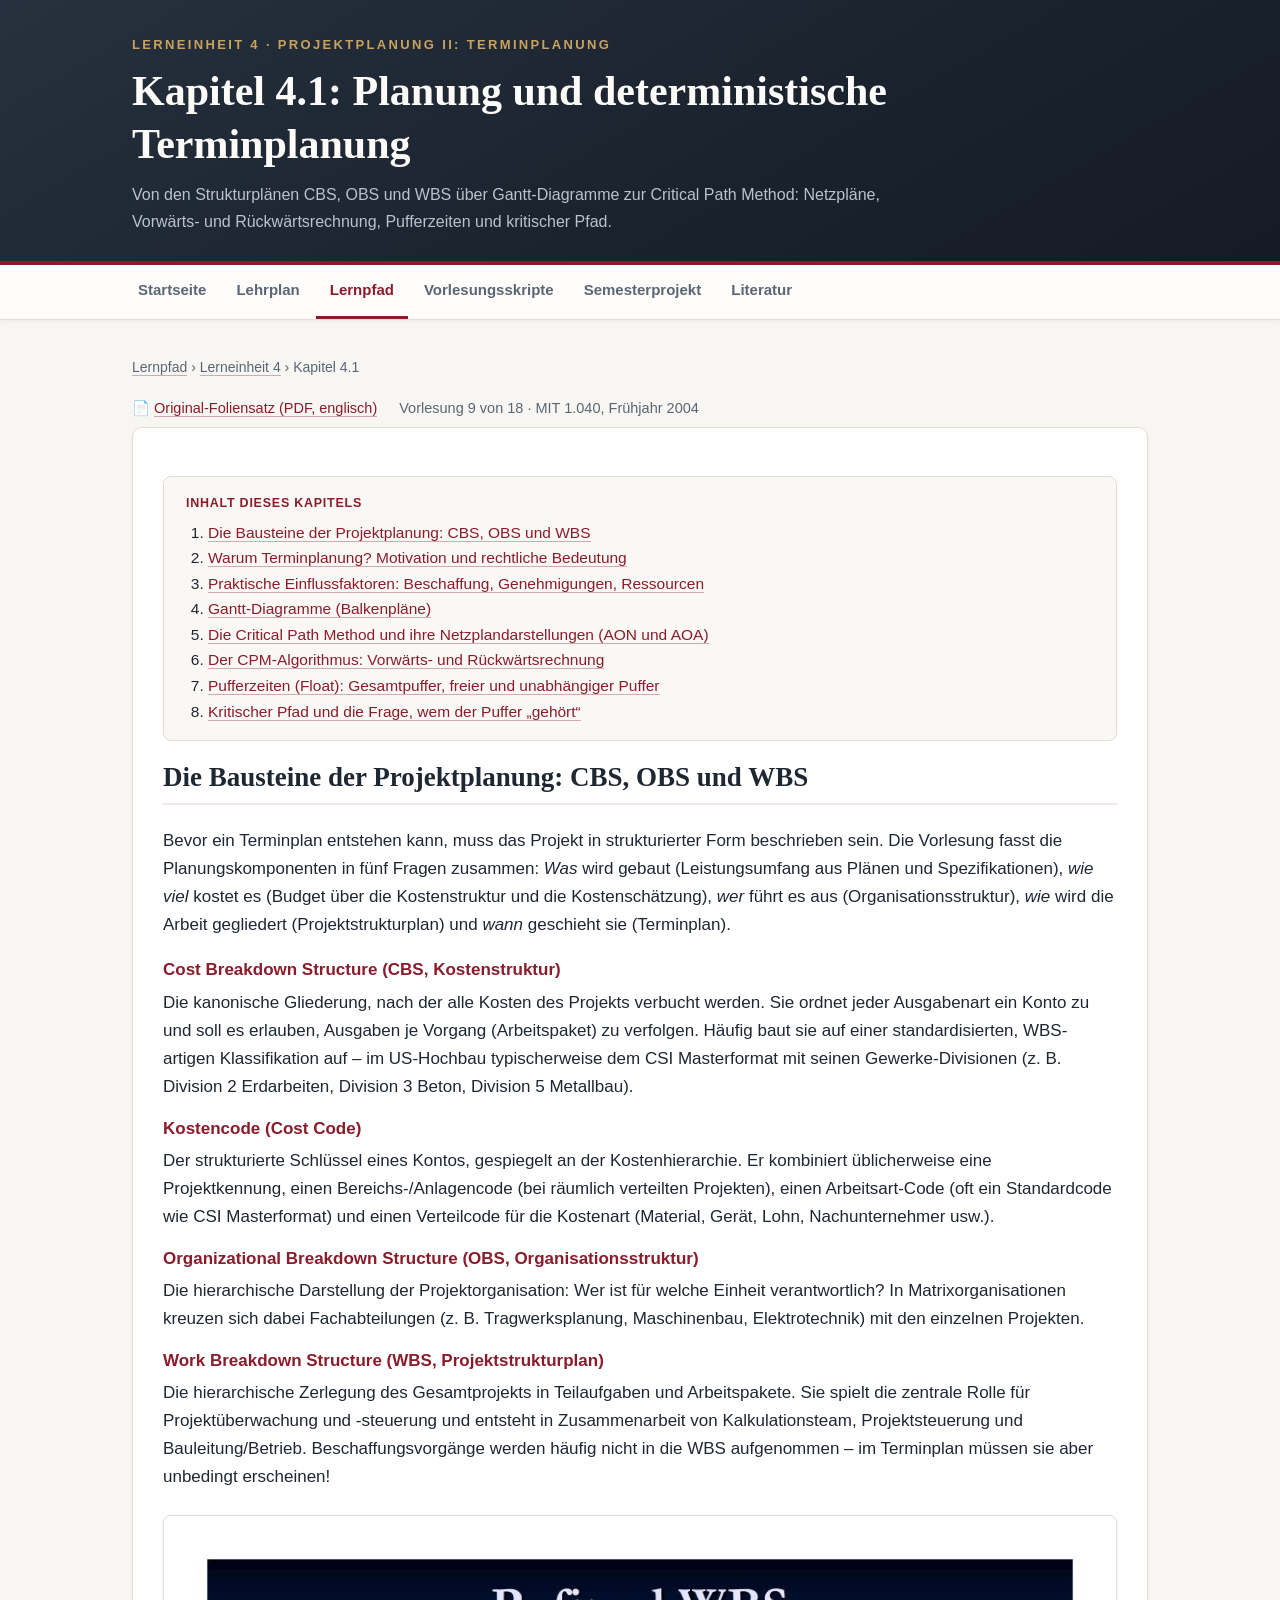
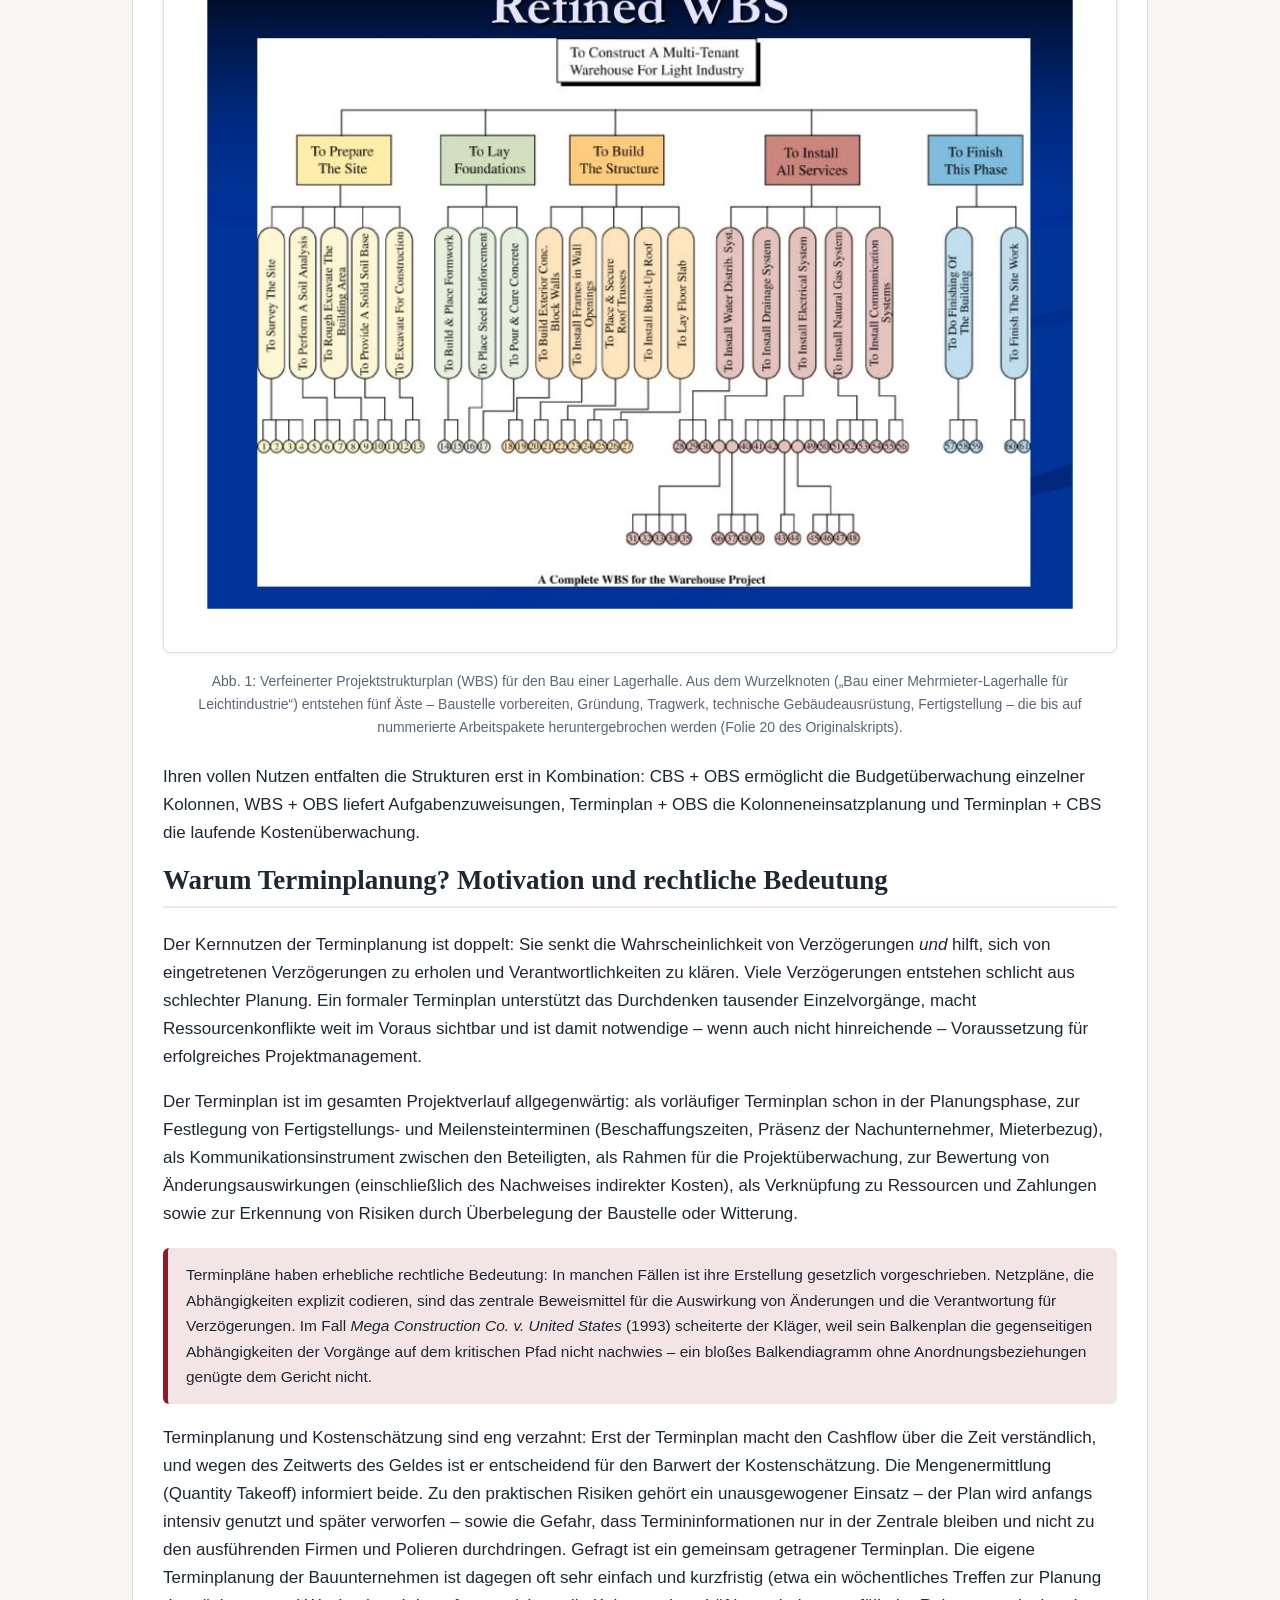
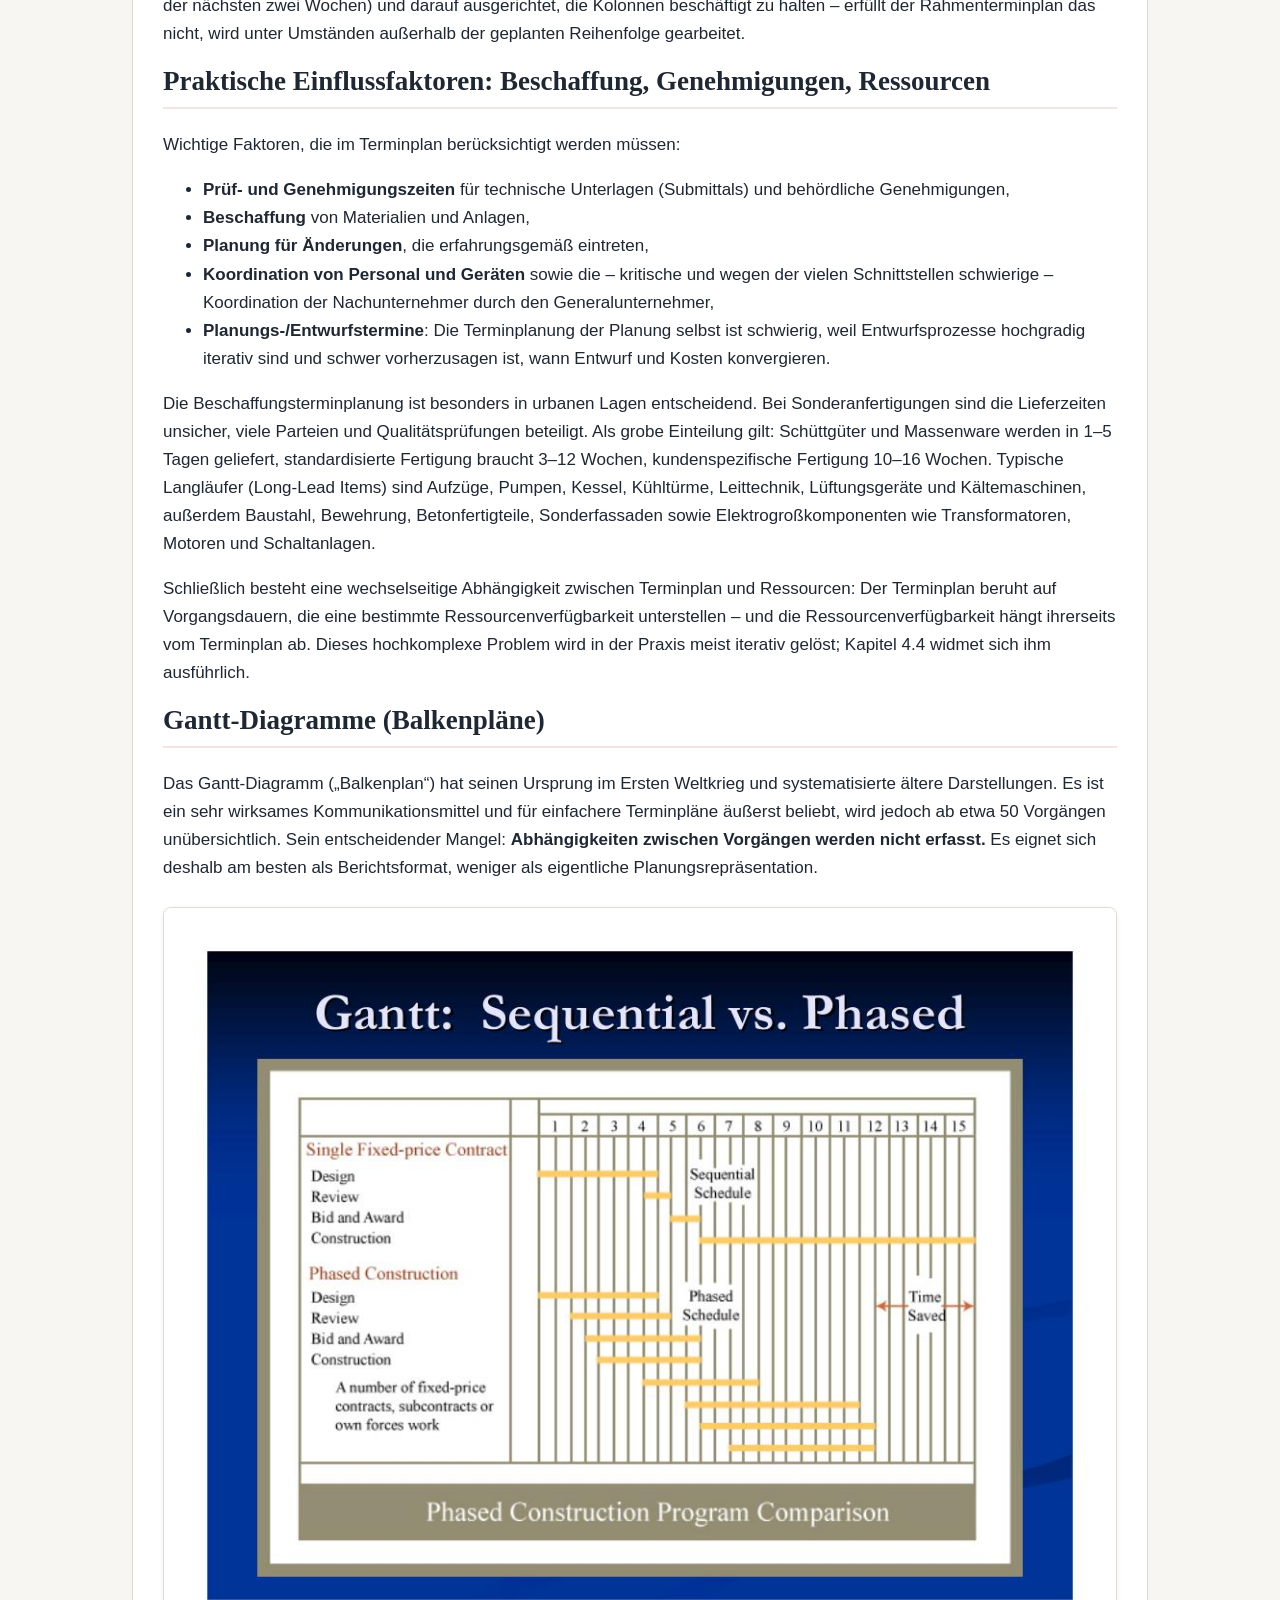
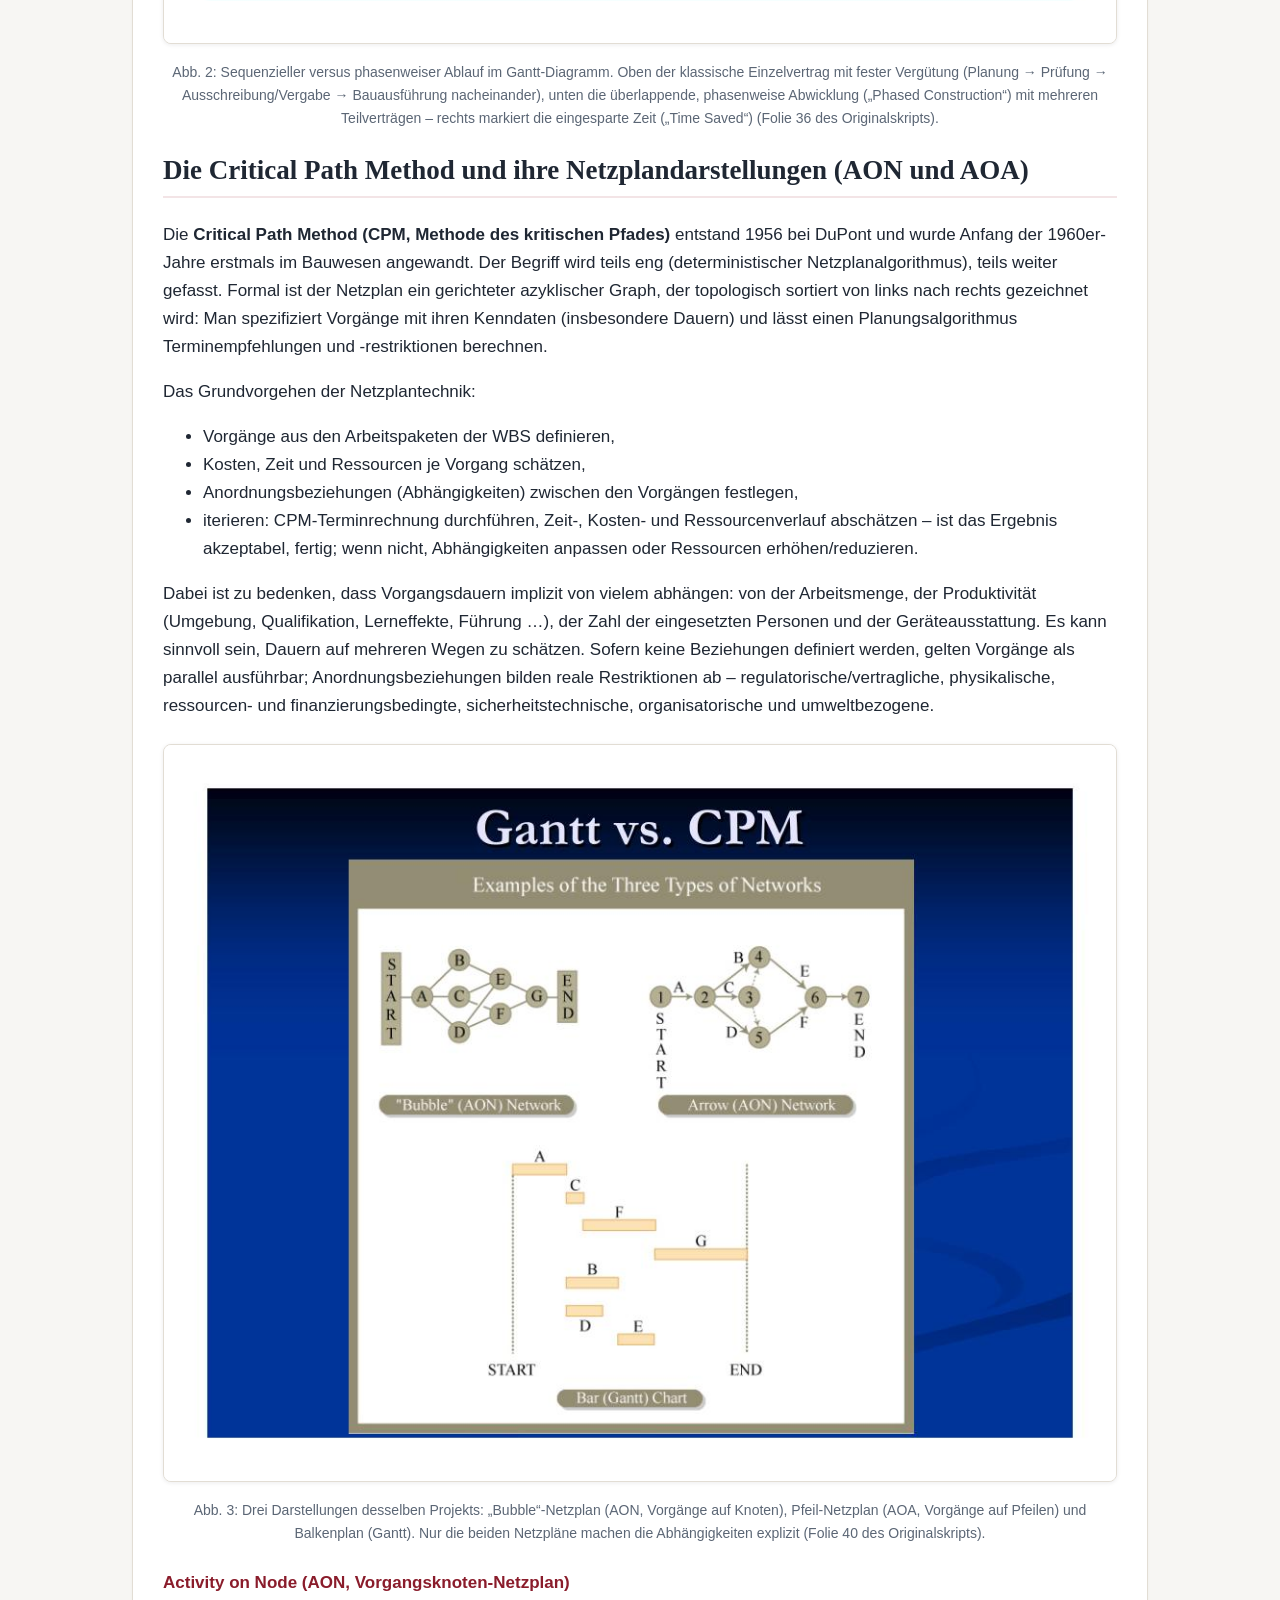
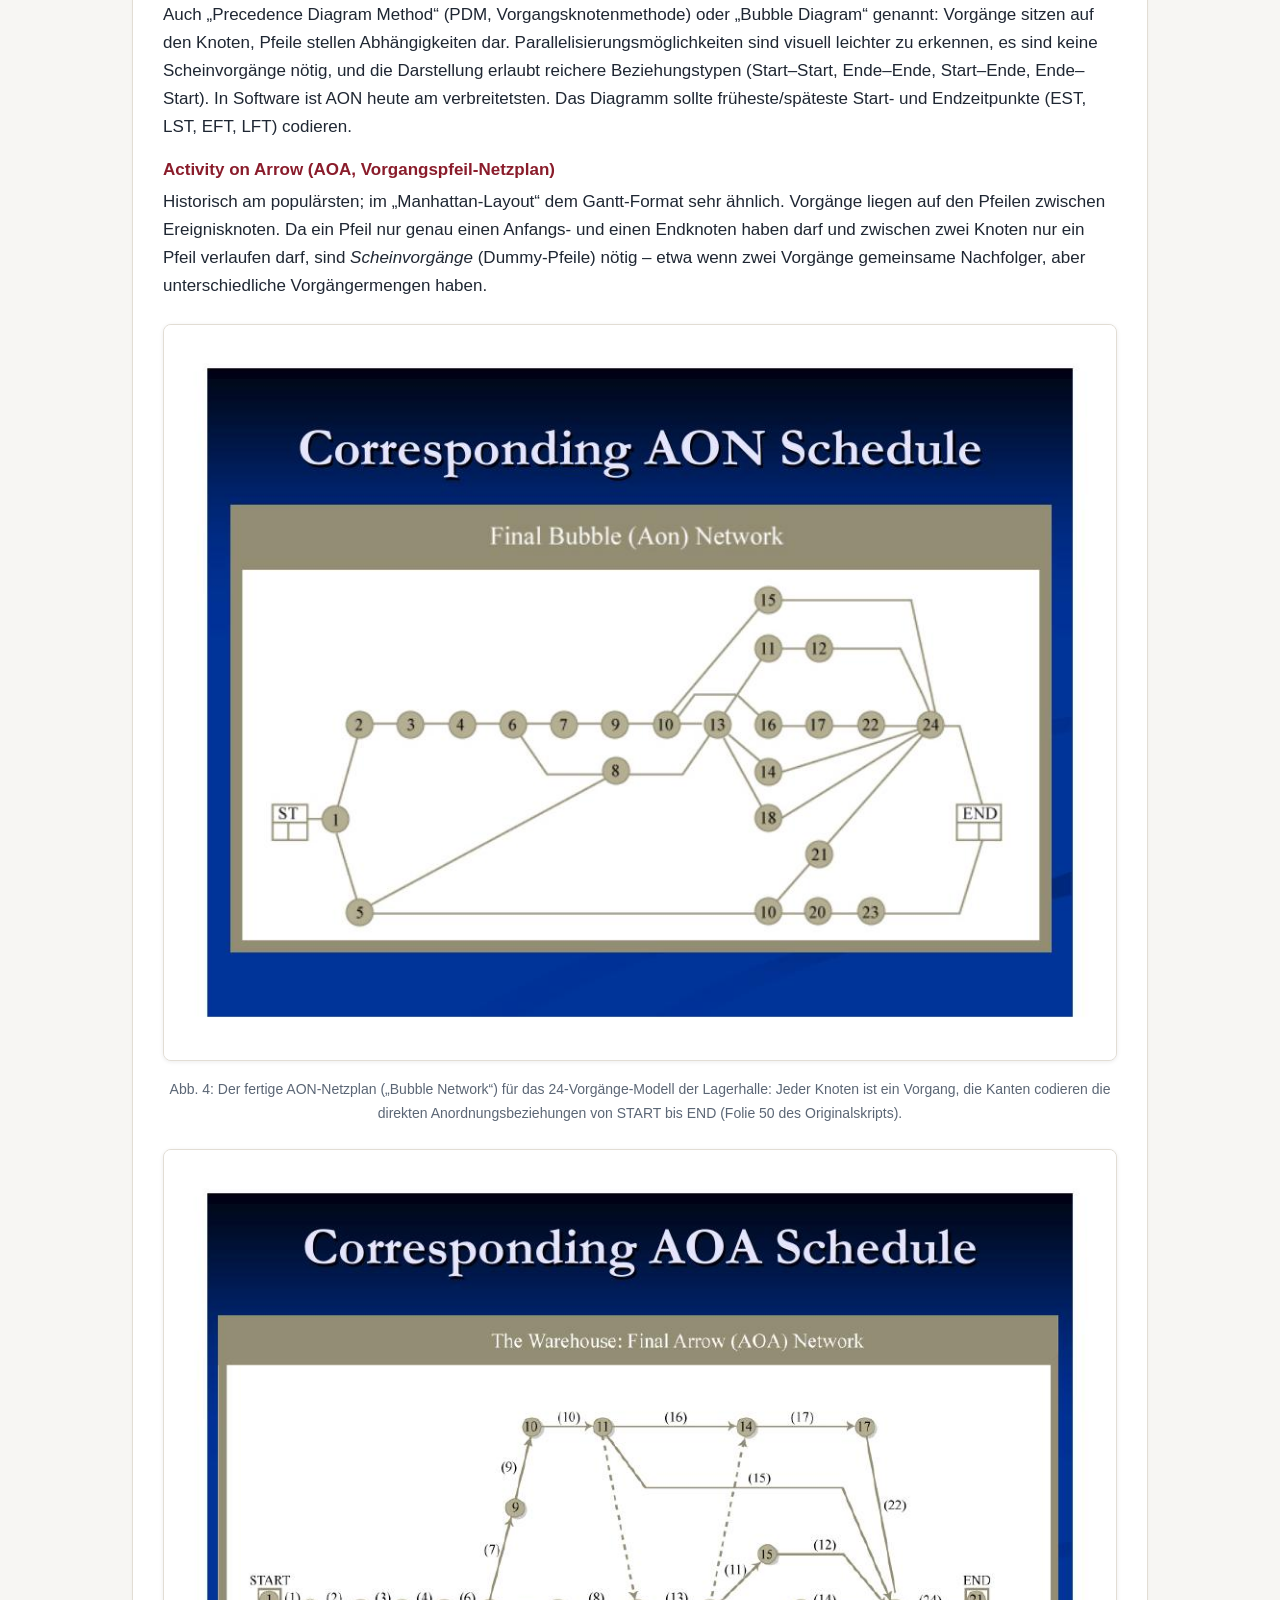
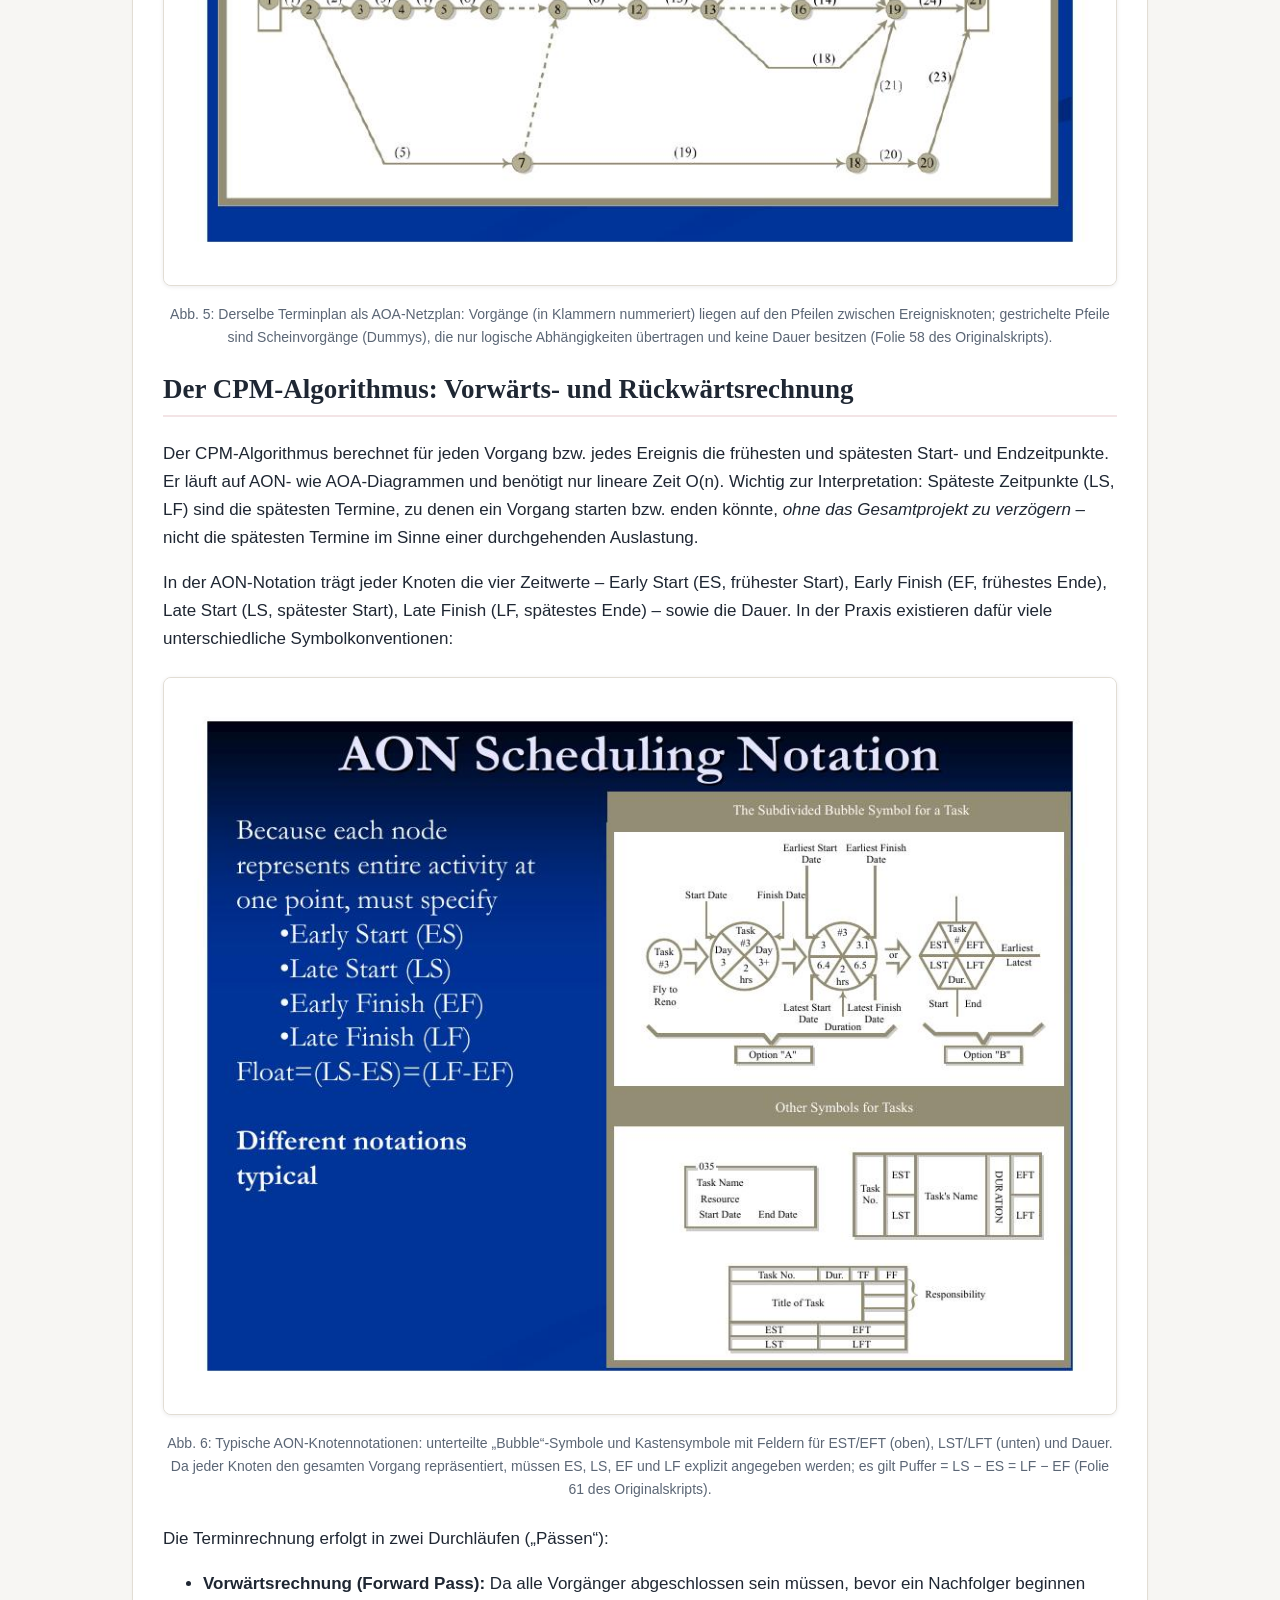
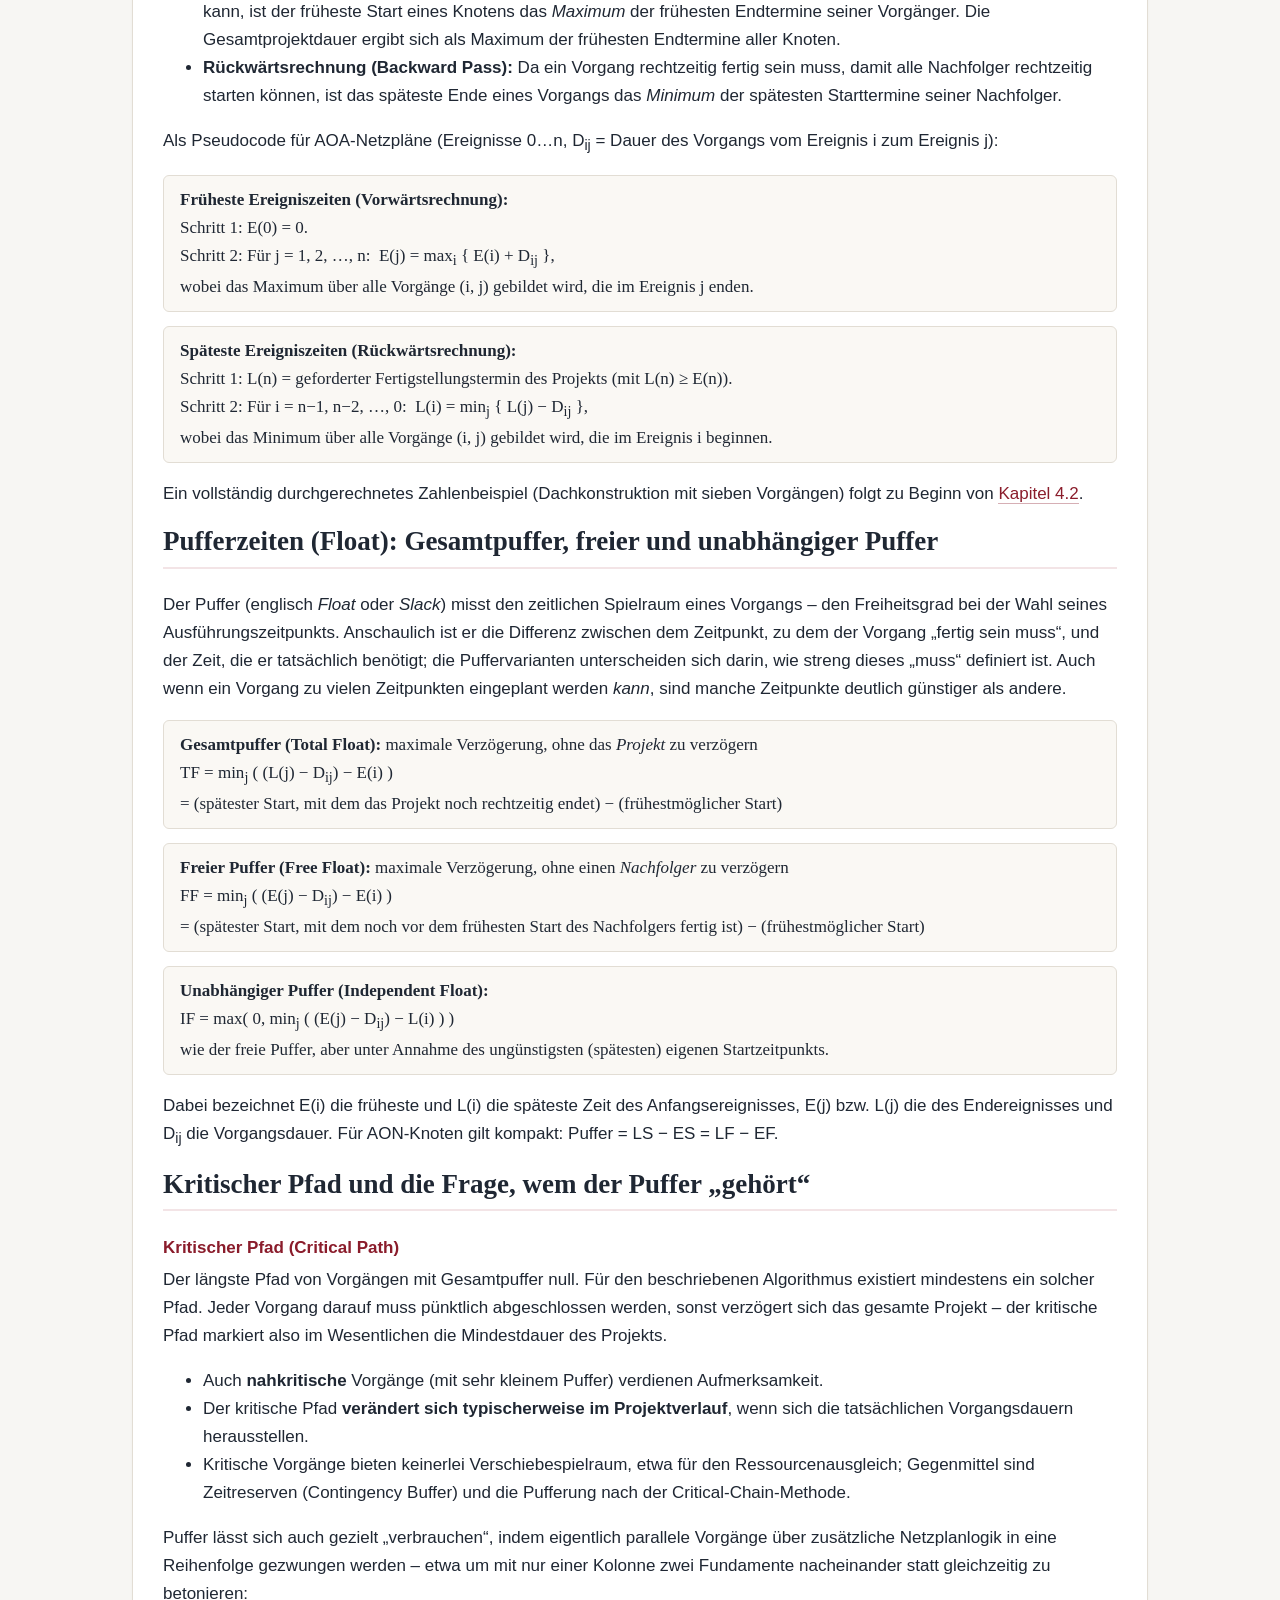
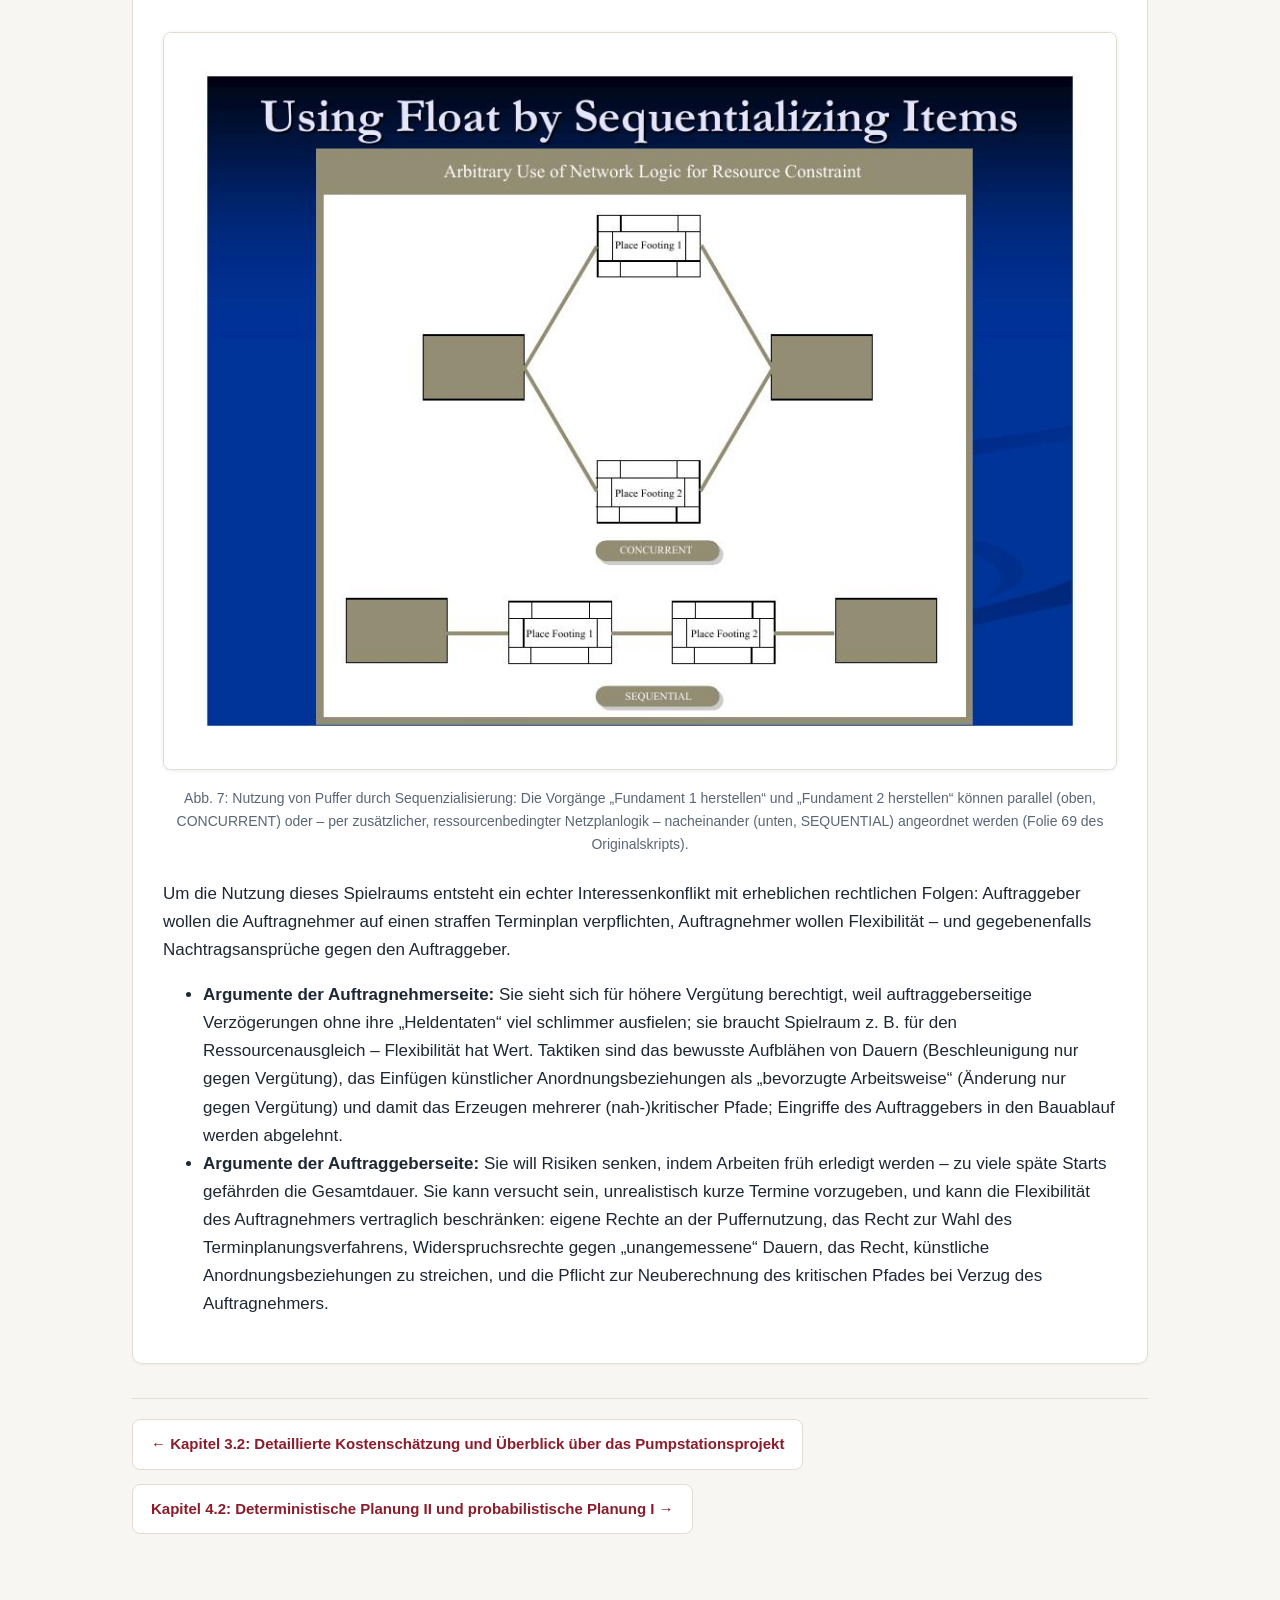
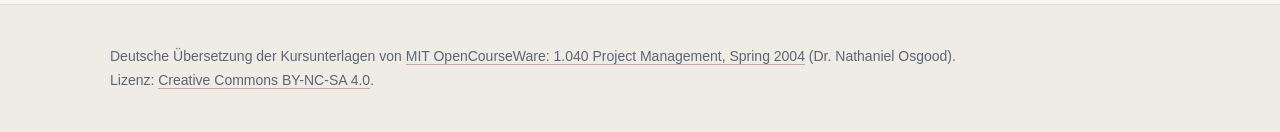
<file: kapitel-4-1.html>
<!DOCTYPE html>
<html lang="de">
<head>
<meta charset="UTF-8">
<meta name="viewport" content="width=device-width, initial-scale=1.0">
<title>Kapitel 4.1: Planung und deterministische Terminplanung – Projektmanagement</title>
<meta name="description" content="Kapitel 4.1 des Lernprogramms Projektmanagement: Planung und deterministische Terminplanung – vollständig übersetzt und aufbereitet.">
<link rel="stylesheet" href="style.css">
</head>
<body>

<header class="site-header">
  <div class="inner">
    <p class="kicker">Lerneinheit 4 · Projektplanung II: Terminplanung</p>
    <h1>Kapitel 4.1: Planung und deterministische Terminplanung</h1>
    <p class="sub">Von den Strukturplänen CBS, OBS und WBS über Gantt-Diagramme zur Critical Path Method: Netzpläne, Vorwärts- und Rückwärtsrechnung, Pufferzeiten und kritischer Pfad.</p>
  </div>
</header>

<nav class="mainnav">
  <div class="inner">
    <a href="index.html">Startseite</a>
    <a href="lehrplan.html">Lehrplan</a>
    <a href="kursplan.html" class="active">Lernpfad</a>
    <a href="vorlesungen.html">Vorlesungsskripte</a>
    <a href="projekt.html">Semesterprojekt</a>
    <a href="literatur.html">Literatur</a>
  </div>
</nav>

<main>
  <p class="breadcrumb"><a href="kursplan.html">Lernpfad</a> › <a href="kursplan.html#le4">Lerneinheit 4</a> › Kapitel 4.1</p>
  <div class="kapitel-meta">
    <span>📄 <a href="pdfs/vorlesung-09-deterministische-terminplanung.pdf">Original-Foliensatz (PDF, englisch)</a></span>
    <span>Vorlesung 9 von 18 · MIT 1.040, Frühjahr 2004</span>
  </div>

  <section class="card">
    <div class="toc">
      <span class="label">Inhalt dieses Kapitels</span>
      <ol>
        <li><a href="#abschnitt-1">Die Bausteine der Projektplanung: CBS, OBS und WBS</a></li>
        <li><a href="#abschnitt-2">Warum Terminplanung? Motivation und rechtliche Bedeutung</a></li>
        <li><a href="#abschnitt-3">Praktische Einflussfaktoren: Beschaffung, Genehmigungen, Ressourcen</a></li>
        <li><a href="#abschnitt-4">Gantt-Diagramme (Balkenpläne)</a></li>
        <li><a href="#abschnitt-5">Die Critical Path Method und ihre Netzplandarstellungen (AON und AOA)</a></li>
        <li><a href="#abschnitt-6">Der CPM-Algorithmus: Vorwärts- und Rückwärtsrechnung</a></li>
        <li><a href="#abschnitt-7">Pufferzeiten (Float): Gesamtpuffer, freier und unabhängiger Puffer</a></li>
        <li><a href="#abschnitt-8">Kritischer Pfad und die Frage, wem der Puffer „gehört“</a></li>
      </ol>
    </div>

    <h2 id="abschnitt-1">Die Bausteine der Projektplanung: CBS, OBS und WBS</h2>
    <p>Bevor ein Terminplan entstehen kann, muss das Projekt in strukturierter Form beschrieben sein. Die Vorlesung fasst die Planungskomponenten in fünf Fragen zusammen: <em>Was</em> wird gebaut (Leistungsumfang aus Plänen und Spezifikationen), <em>wie viel</em> kostet es (Budget über die Kostenstruktur und die Kostenschätzung), <em>wer</em> führt es aus (Organisationsstruktur), <em>wie</em> wird die Arbeit gegliedert (Projektstrukturplan) und <em>wann</em> geschieht sie (Terminplan).</p>

    <dl class="begriffe">
      <dt>Cost Breakdown Structure (CBS, Kostenstruktur)</dt>
      <dd>Die kanonische Gliederung, nach der alle Kosten des Projekts verbucht werden. Sie ordnet jeder Ausgabenart ein Konto zu und soll es erlauben, Ausgaben je Vorgang (Arbeitspaket) zu verfolgen. Häufig baut sie auf einer standardisierten, WBS-artigen Klassifikation auf – im US-Hochbau typischerweise dem CSI Masterformat mit seinen Gewerke-Divisionen (z.&nbsp;B. Division 2 Erdarbeiten, Division 3 Beton, Division 5 Metallbau).</dd>
      <dt>Kostencode (Cost Code)</dt>
      <dd>Der strukturierte Schlüssel eines Kontos, gespiegelt an der Kostenhierarchie. Er kombiniert üblicherweise eine Projektkennung, einen Bereichs-/Anlagencode (bei räumlich verteilten Projekten), einen Arbeitsart-Code (oft ein Standardcode wie CSI Masterformat) und einen Verteilcode für die Kostenart (Material, Gerät, Lohn, Nachunternehmer usw.).</dd>
      <dt>Organizational Breakdown Structure (OBS, Organisationsstruktur)</dt>
      <dd>Die hierarchische Darstellung der Projektorganisation: Wer ist für welche Einheit verantwortlich? In Matrixorganisationen kreuzen sich dabei Fachabteilungen (z.&nbsp;B. Tragwerksplanung, Maschinenbau, Elektrotechnik) mit den einzelnen Projekten.</dd>
      <dt>Work Breakdown Structure (WBS, Projektstrukturplan)</dt>
      <dd>Die hierarchische Zerlegung des Gesamtprojekts in Teilaufgaben und Arbeitspakete. Sie spielt die zentrale Rolle für Projektüberwachung und -steuerung und entsteht in Zusammenarbeit von Kalkulationsteam, Projektsteuerung und Bauleitung/Betrieb. Beschaffungsvorgänge werden häufig nicht in die WBS aufgenommen – im Terminplan müssen sie aber unbedingt erscheinen!</dd>
    </dl>

    <figure class="slide-fig">
      <img src="bilder/kapitel/k41-abb1.jpg" alt="Vollständiger Projektstrukturplan (WBS) für ein Lagerhallenprojekt mit fünf Hauptästen und nummerierten Arbeitspaketen" loading="lazy">
      <figcaption>Abb. 1: Verfeinerter Projektstrukturplan (WBS) für den Bau einer Lagerhalle. Aus dem Wurzelknoten („Bau einer Mehrmieter-Lagerhalle für Leichtindustrie“) entstehen fünf Äste – Baustelle vorbereiten, Gründung, Tragwerk, technische Gebäudeausrüstung, Fertigstellung – die bis auf nummerierte Arbeitspakete heruntergebrochen werden (Folie 20 des Originalskripts).</figcaption>
    </figure>

    <p>Ihren vollen Nutzen entfalten die Strukturen erst in Kombination: CBS + OBS ermöglicht die Budgetüberwachung einzelner Kolonnen, WBS + OBS liefert Aufgabenzuweisungen, Terminplan + OBS die Kolonneneinsatzplanung und Terminplan + CBS die laufende Kostenüberwachung.</p>

    <h2 id="abschnitt-2">Warum Terminplanung? Motivation und rechtliche Bedeutung</h2>
    <p>Der Kernnutzen der Terminplanung ist doppelt: Sie senkt die Wahrscheinlichkeit von Verzögerungen <em>und</em> hilft, sich von eingetretenen Verzögerungen zu erholen und Verantwortlichkeiten zu klären. Viele Verzögerungen entstehen schlicht aus schlechter Planung. Ein formaler Terminplan unterstützt das Durchdenken tausender Einzelvorgänge, macht Ressourcenkonflikte weit im Voraus sichtbar und ist damit notwendige – wenn auch nicht hinreichende – Voraussetzung für erfolgreiches Projektmanagement.</p>
    <p>Der Terminplan ist im gesamten Projektverlauf allgegenwärtig: als vorläufiger Terminplan schon in der Planungsphase, zur Festlegung von Fertigstellungs- und Meilensteinterminen (Beschaffungszeiten, Präsenz der Nachunternehmer, Mieterbezug), als Kommunikationsinstrument zwischen den Beteiligten, als Rahmen für die Projektüberwachung, zur Bewertung von Änderungsauswirkungen (einschließlich des Nachweises indirekter Kosten), als Verknüpfung zu Ressourcen und Zahlungen sowie zur Erkennung von Risiken durch Überbelegung der Baustelle oder Witterung.</p>
    <div class="note">Terminpläne haben erhebliche rechtliche Bedeutung: In manchen Fällen ist ihre Erstellung gesetzlich vorgeschrieben. Netzpläne, die Abhängigkeiten explizit codieren, sind das zentrale Beweismittel für die Auswirkung von Änderungen und die Verantwortung für Verzögerungen. Im Fall <em>Mega Construction Co. v. United States</em> (1993) scheiterte der Kläger, weil sein Balkenplan die gegenseitigen Abhängigkeiten der Vorgänge auf dem kritischen Pfad nicht nachwies – ein bloßes Balkendiagramm ohne Anordnungsbeziehungen genügte dem Gericht nicht.</div>
    <p>Terminplanung und Kostenschätzung sind eng verzahnt: Erst der Terminplan macht den Cashflow über die Zeit verständlich, und wegen des Zeitwerts des Geldes ist er entscheidend für den Barwert der Kostenschätzung. Die Mengenermittlung (Quantity Takeoff) informiert beide. Zu den praktischen Risiken gehört ein unausgewogener Einsatz – der Plan wird anfangs intensiv genutzt und später verworfen – sowie die Gefahr, dass Termininformationen nur in der Zentrale bleiben und nicht zu den ausführenden Firmen und Polieren durchdringen. Gefragt ist ein gemeinsam getragener Terminplan. Die eigene Terminplanung der Bauunternehmen ist dagegen oft sehr einfach und kurzfristig (etwa ein wöchentliches Treffen zur Planung der nächsten zwei Wochen) und darauf ausgerichtet, die Kolonnen beschäftigt zu halten – erfüllt der Rahmenterminplan das nicht, wird unter Umständen außerhalb der geplanten Reihenfolge gearbeitet.</p>

    <h2 id="abschnitt-3">Praktische Einflussfaktoren: Beschaffung, Genehmigungen, Ressourcen</h2>
    <p>Wichtige Faktoren, die im Terminplan berücksichtigt werden müssen:</p>
    <ul>
      <li><strong>Prüf- und Genehmigungszeiten</strong> für technische Unterlagen (Submittals) und behördliche Genehmigungen,</li>
      <li><strong>Beschaffung</strong> von Materialien und Anlagen,</li>
      <li><strong>Planung für Änderungen</strong>, die erfahrungsgemäß eintreten,</li>
      <li><strong>Koordination von Personal und Geräten</strong> sowie die – kritische und wegen der vielen Schnittstellen schwierige – Koordination der Nachunternehmer durch den Generalunternehmer,</li>
      <li><strong>Planungs-/Entwurfstermine</strong>: Die Terminplanung der Planung selbst ist schwierig, weil Entwurfsprozesse hochgradig iterativ sind und schwer vorherzusagen ist, wann Entwurf und Kosten konvergieren.</li>
    </ul>
    <p>Die Beschaffungsterminplanung ist besonders in urbanen Lagen entscheidend. Bei Sonderanfertigungen sind die Lieferzeiten unsicher, viele Parteien und Qualitätsprüfungen beteiligt. Als grobe Einteilung gilt: Schüttgüter und Massenware werden in 1–5 Tagen geliefert, standardisierte Fertigung braucht 3–12 Wochen, kundenspezifische Fertigung 10–16 Wochen. Typische Langläufer (Long-Lead Items) sind Aufzüge, Pumpen, Kessel, Kühltürme, Leittechnik, Lüftungsgeräte und Kältemaschinen, außerdem Baustahl, Bewehrung, Betonfertigteile, Sonderfassaden sowie Elektrogroßkomponenten wie Transformatoren, Motoren und Schaltanlagen.</p>
    <p>Schließlich besteht eine wechselseitige Abhängigkeit zwischen Terminplan und Ressourcen: Der Terminplan beruht auf Vorgangsdauern, die eine bestimmte Ressourcenverfügbarkeit unterstellen – und die Ressourcenverfügbarkeit hängt ihrerseits vom Terminplan ab. Dieses hochkomplexe Problem wird in der Praxis meist iterativ gelöst; Kapitel 4.4 widmet sich ihm ausführlich.</p>

    <h2 id="abschnitt-4">Gantt-Diagramme (Balkenpläne)</h2>
    <p>Das Gantt-Diagramm („Balkenplan“) hat seinen Ursprung im Ersten Weltkrieg und systematisierte ältere Darstellungen. Es ist ein sehr wirksames Kommunikationsmittel und für einfachere Terminpläne äußerst beliebt, wird jedoch ab etwa 50 Vorgängen unübersichtlich. Sein entscheidender Mangel: <strong>Abhängigkeiten zwischen Vorgängen werden nicht erfasst.</strong> Es eignet sich deshalb am besten als Berichtsformat, weniger als eigentliche Planungsrepräsentation.</p>
    <figure class="slide-fig">
      <img src="bilder/kapitel/k41-abb2.jpg" alt="Gantt-Diagramm, das einen sequenziellen Ablauf mit einem phasenweisen Ablauf vergleicht und die Zeitersparnis zeigt" loading="lazy">
      <figcaption>Abb. 2: Sequenzieller versus phasenweiser Ablauf im Gantt-Diagramm. Oben der klassische Einzelvertrag mit fester Vergütung (Planung → Prüfung → Ausschreibung/Vergabe → Bauausführung nacheinander), unten die überlappende, phasenweise Abwicklung („Phased Construction“) mit mehreren Teilverträgen – rechts markiert die eingesparte Zeit („Time Saved“) (Folie 36 des Originalskripts).</figcaption>
    </figure>

    <h2 id="abschnitt-5">Die Critical Path Method und ihre Netzplandarstellungen (AON und AOA)</h2>
    <p>Die <strong>Critical Path Method (CPM, Methode des kritischen Pfades)</strong> entstand 1956 bei DuPont und wurde Anfang der 1960er-Jahre erstmals im Bauwesen angewandt. Der Begriff wird teils eng (deterministischer Netzplanalgorithmus), teils weiter gefasst. Formal ist der Netzplan ein gerichteter azyklischer Graph, der topologisch sortiert von links nach rechts gezeichnet wird: Man spezifiziert Vorgänge mit ihren Kenndaten (insbesondere Dauern) und lässt einen Planungsalgorithmus Terminempfehlungen und -restriktionen berechnen.</p>
    <p>Das Grundvorgehen der Netzplantechnik:</p>
    <ul>
      <li>Vorgänge aus den Arbeitspaketen der WBS definieren,</li>
      <li>Kosten, Zeit und Ressourcen je Vorgang schätzen,</li>
      <li>Anordnungsbeziehungen (Abhängigkeiten) zwischen den Vorgängen festlegen,</li>
      <li>iterieren: CPM-Terminrechnung durchführen, Zeit-, Kosten- und Ressourcenverlauf abschätzen – ist das Ergebnis akzeptabel, fertig; wenn nicht, Abhängigkeiten anpassen oder Ressourcen erhöhen/reduzieren.</li>
    </ul>
    <p>Dabei ist zu bedenken, dass Vorgangsdauern implizit von vielem abhängen: von der Arbeitsmenge, der Produktivität (Umgebung, Qualifikation, Lerneffekte, Führung …), der Zahl der eingesetzten Personen und der Geräteausstattung. Es kann sinnvoll sein, Dauern auf mehreren Wegen zu schätzen. Sofern keine Beziehungen definiert werden, gelten Vorgänge als parallel ausführbar; Anordnungsbeziehungen bilden reale Restriktionen ab – regulatorische/vertragliche, physikalische, ressourcen- und finanzierungsbedingte, sicherheitstechnische, organisatorische und umweltbezogene.</p>
    <figure class="slide-fig">
      <img src="bilder/kapitel/k41-abb3.jpg" alt="Gegenüberstellung von AON-Netzplan, AOA-Netzplan und Gantt-Diagramm für dasselbe kleine Projekt" loading="lazy">
      <figcaption>Abb. 3: Drei Darstellungen desselben Projekts: „Bubble“-Netzplan (AON, Vorgänge auf Knoten), Pfeil-Netzplan (AOA, Vorgänge auf Pfeilen) und Balkenplan (Gantt). Nur die beiden Netzpläne machen die Abhängigkeiten explizit (Folie 40 des Originalskripts).</figcaption>
    </figure>

    <dl class="begriffe">
      <dt>Activity on Node (AON, Vorgangsknoten-Netzplan)</dt>
      <dd>Auch „Precedence Diagram Method“ (PDM, Vorgangsknotenmethode) oder „Bubble Diagram“ genannt: Vorgänge sitzen auf den Knoten, Pfeile stellen Abhängigkeiten dar. Parallelisierungsmöglichkeiten sind visuell leichter zu erkennen, es sind keine Scheinvorgänge nötig, und die Darstellung erlaubt reichere Beziehungstypen (Start–Start, Ende–Ende, Start–Ende, Ende–Start). In Software ist AON heute am verbreitetsten. Das Diagramm sollte früheste/späteste Start- und Endzeitpunkte (EST, LST, EFT, LFT) codieren.</dd>
      <dt>Activity on Arrow (AOA, Vorgangspfeil-Netzplan)</dt>
      <dd>Historisch am populärsten; im „Manhattan-Layout“ dem Gantt-Format sehr ähnlich. Vorgänge liegen auf den Pfeilen zwischen Ereignisknoten. Da ein Pfeil nur genau einen Anfangs- und einen Endknoten haben darf und zwischen zwei Knoten nur ein Pfeil verlaufen darf, sind <em>Scheinvorgänge</em> (Dummy-Pfeile) nötig – etwa wenn zwei Vorgänge gemeinsame Nachfolger, aber unterschiedliche Vorgängermengen haben.</dd>
    </dl>

    <figure class="slide-fig">
      <img src="bilder/kapitel/k41-abb4.jpg" alt="AON-Netzplan (Bubble-Netzwerk) des Lagerhallenprojekts mit 24 nummerierten Vorgängen zwischen Start und Ende" loading="lazy">
      <figcaption>Abb. 4: Der fertige AON-Netzplan („Bubble Network“) für das 24-Vorgänge-Modell der Lagerhalle: Jeder Knoten ist ein Vorgang, die Kanten codieren die direkten Anordnungsbeziehungen von START bis END (Folie 50 des Originalskripts).</figcaption>
    </figure>
    <figure class="slide-fig">
      <img src="bilder/kapitel/k41-abb5.jpg" alt="AOA-Netzplan desselben Lagerhallenprojekts mit durchgezogenen Vorgangspfeilen und gestrichelten Scheinvorgängen" loading="lazy">
      <figcaption>Abb. 5: Derselbe Terminplan als AOA-Netzplan: Vorgänge (in Klammern nummeriert) liegen auf den Pfeilen zwischen Ereignisknoten; gestrichelte Pfeile sind Scheinvorgänge (Dummys), die nur logische Abhängigkeiten übertragen und keine Dauer besitzen (Folie 58 des Originalskripts).</figcaption>
    </figure>

    <h2 id="abschnitt-6">Der CPM-Algorithmus: Vorwärts- und Rückwärtsrechnung</h2>
    <p>Der CPM-Algorithmus berechnet für jeden Vorgang bzw. jedes Ereignis die frühesten und spätesten Start- und Endzeitpunkte. Er läuft auf AON- wie AOA-Diagrammen und benötigt nur lineare Zeit O(n). Wichtig zur Interpretation: Späteste Zeitpunkte (LS, LF) sind die spätesten Termine, zu denen ein Vorgang starten bzw. enden könnte, <em>ohne das Gesamtprojekt zu verzögern</em> – nicht die spätesten Termine im Sinne einer durchgehenden Auslastung.</p>
    <p>In der AON-Notation trägt jeder Knoten die vier Zeitwerte – Early Start (ES, frühester Start), Early Finish (EF, frühestes Ende), Late Start (LS, spätester Start), Late Finish (LF, spätestes Ende) – sowie die Dauer. In der Praxis existieren dafür viele unterschiedliche Symbolkonventionen:</p>
    <figure class="slide-fig">
      <img src="bilder/kapitel/k41-abb6.jpg" alt="Verschiedene AON-Knotensymbole mit Feldern für früheste und späteste Start- und Endtermine sowie Dauer" loading="lazy">
      <figcaption>Abb. 6: Typische AON-Knotennotationen: unterteilte „Bubble“-Symbole und Kastensymbole mit Feldern für EST/EFT (oben), LST/LFT (unten) und Dauer. Da jeder Knoten den gesamten Vorgang repräsentiert, müssen ES, LS, EF und LF explizit angegeben werden; es gilt Puffer = LS − ES = LF − EF (Folie 61 des Originalskripts).</figcaption>
    </figure>
    <p>Die Terminrechnung erfolgt in zwei Durchläufen („Pässen“):</p>
    <ul>
      <li><strong>Vorwärtsrechnung (Forward Pass):</strong> Da alle Vorgänger abgeschlossen sein müssen, bevor ein Nachfolger beginnen kann, ist der früheste Start eines Knotens das <em>Maximum</em> der frühesten Endtermine seiner Vorgänger. Die Gesamtprojektdauer ergibt sich als Maximum der frühesten Endtermine aller Knoten.</li>
      <li><strong>Rückwärtsrechnung (Backward Pass):</strong> Da ein Vorgang rechtzeitig fertig sein muss, damit alle Nachfolger rechtzeitig starten können, ist das späteste Ende eines Vorgangs das <em>Minimum</em> der spätesten Starttermine seiner Nachfolger.</li>
    </ul>
    <p>Als Pseudocode für AOA-Netzpläne (Ereignisse 0…n, D<sub>ij</sub> = Dauer des Vorgangs vom Ereignis i zum Ereignis j):</p>
    <div class="formel">
      <strong>Früheste Ereigniszeiten (Vorwärtsrechnung):</strong><br>
      Schritt 1: E(0) = 0.<br>
      Schritt 2: Für j = 1, 2, …, n: &nbsp;E(j) = max<sub>i</sub> { E(i) + D<sub>ij</sub> },<br>
      wobei das Maximum über alle Vorgänge (i,&nbsp;j) gebildet wird, die im Ereignis j enden.
    </div>
    <div class="formel">
      <strong>Späteste Ereigniszeiten (Rückwärtsrechnung):</strong><br>
      Schritt 1: L(n) = geforderter Fertigstellungstermin des Projekts (mit L(n) ≥ E(n)).<br>
      Schritt 2: Für i = n−1, n−2, …, 0: &nbsp;L(i) = min<sub>j</sub> { L(j) − D<sub>ij</sub> },<br>
      wobei das Minimum über alle Vorgänge (i,&nbsp;j) gebildet wird, die im Ereignis i beginnen.
    </div>
    <p>Ein vollständig durchgerechnetes Zahlenbeispiel (Dachkonstruktion mit sieben Vorgängen) folgt zu Beginn von <a href="kapitel-4-2.html">Kapitel 4.2</a>.</p>

    <h2 id="abschnitt-7">Pufferzeiten (Float): Gesamtpuffer, freier und unabhängiger Puffer</h2>
    <p>Der Puffer (englisch <em>Float</em> oder <em>Slack</em>) misst den zeitlichen Spielraum eines Vorgangs – den Freiheitsgrad bei der Wahl seines Ausführungszeitpunkts. Anschaulich ist er die Differenz zwischen dem Zeitpunkt, zu dem der Vorgang „fertig sein muss“, und der Zeit, die er tatsächlich benötigt; die Puffervarianten unterscheiden sich darin, wie streng dieses „muss“ definiert ist. Auch wenn ein Vorgang zu vielen Zeitpunkten eingeplant werden <em>kann</em>, sind manche Zeitpunkte deutlich günstiger als andere.</p>
    <div class="formel">
      <strong>Gesamtpuffer (Total Float):</strong> maximale Verzögerung, ohne das <em>Projekt</em> zu verzögern<br>
      TF = min<sub>j</sub> ( (L(j) − D<sub>ij</sub>) − E(i) )<br>
      = (spätester Start, mit dem das Projekt noch rechtzeitig endet) − (frühestmöglicher Start)
    </div>
    <div class="formel">
      <strong>Freier Puffer (Free Float):</strong> maximale Verzögerung, ohne einen <em>Nachfolger</em> zu verzögern<br>
      FF = min<sub>j</sub> ( (E(j) − D<sub>ij</sub>) − E(i) )<br>
      = (spätester Start, mit dem noch vor dem frühesten Start des Nachfolgers fertig ist) − (frühestmöglicher Start)
    </div>
    <div class="formel">
      <strong>Unabhängiger Puffer (Independent Float):</strong><br>
      IF = max( 0, min<sub>j</sub> ( (E(j) − D<sub>ij</sub>) − L(i) ) )<br>
      wie der freie Puffer, aber unter Annahme des ungünstigsten (spätesten) eigenen Startzeitpunkts.
    </div>
    <p>Dabei bezeichnet E(i) die früheste und L(i) die späteste Zeit des Anfangsereignisses, E(j) bzw. L(j) die des Endereignisses und D<sub>ij</sub> die Vorgangsdauer. Für AON-Knoten gilt kompakt: Puffer = LS − ES = LF − EF.</p>

    <h2 id="abschnitt-8">Kritischer Pfad und die Frage, wem der Puffer „gehört“</h2>
    <dl class="begriffe">
      <dt>Kritischer Pfad (Critical Path)</dt>
      <dd>Der längste Pfad von Vorgängen mit Gesamtpuffer null. Für den beschriebenen Algorithmus existiert mindestens ein solcher Pfad. Jeder Vorgang darauf muss pünktlich abgeschlossen werden, sonst verzögert sich das gesamte Projekt – der kritische Pfad markiert also im Wesentlichen die Mindestdauer des Projekts.</dd>
    </dl>
    <ul>
      <li>Auch <strong>nahkritische</strong> Vorgänge (mit sehr kleinem Puffer) verdienen Aufmerksamkeit.</li>
      <li>Der kritische Pfad <strong>verändert sich typischerweise im Projektverlauf</strong>, wenn sich die tatsächlichen Vorgangsdauern herausstellen.</li>
      <li>Kritische Vorgänge bieten keinerlei Verschiebespielraum, etwa für den Ressourcenausgleich; Gegenmittel sind Zeitreserven (Contingency Buffer) und die Pufferung nach der Critical-Chain-Methode.</li>
    </ul>
    <p>Puffer lässt sich auch gezielt „verbrauchen“, indem eigentlich parallele Vorgänge über zusätzliche Netzplanlogik in eine Reihenfolge gezwungen werden – etwa um mit nur einer Kolonne zwei Fundamente nacheinander statt gleichzeitig zu betonieren:</p>
    <figure class="slide-fig">
      <img src="bilder/kapitel/k41-abb7.jpg" alt="Netzplanausschnitt: zwei Fundamentvorgänge einmal parallel und einmal durch eine Anordnungsbeziehung in Reihe geschaltet" loading="lazy">
      <figcaption>Abb. 7: Nutzung von Puffer durch Sequenzialisierung: Die Vorgänge „Fundament 1 herstellen“ und „Fundament 2 herstellen“ können parallel (oben, CONCURRENT) oder – per zusätzlicher, ressourcenbedingter Netzplanlogik – nacheinander (unten, SEQUENTIAL) angeordnet werden (Folie 69 des Originalskripts).</figcaption>
    </figure>
    <p>Um die Nutzung dieses Spielraums entsteht ein echter Interessenkonflikt mit erheblichen rechtlichen Folgen: Auftraggeber wollen die Auftragnehmer auf einen straffen Terminplan verpflichten, Auftragnehmer wollen Flexibilität – und gegebenenfalls Nachtragsansprüche gegen den Auftraggeber.</p>
    <ul>
      <li><strong>Argumente der Auftragnehmerseite:</strong> Sie sieht sich für höhere Vergütung berechtigt, weil auftraggeberseitige Verzögerungen ohne ihre „Heldentaten“ viel schlimmer ausfielen; sie braucht Spielraum z.&nbsp;B. für den Ressourcenausgleich – Flexibilität hat Wert. Taktiken sind das bewusste Aufblähen von Dauern (Beschleunigung nur gegen Vergütung), das Einfügen künstlicher Anordnungsbeziehungen als „bevorzugte Arbeitsweise“ (Änderung nur gegen Vergütung) und damit das Erzeugen mehrerer (nah-)kritischer Pfade; Eingriffe des Auftraggebers in den Bauablauf werden abgelehnt.</li>
      <li><strong>Argumente der Auftraggeberseite:</strong> Sie will Risiken senken, indem Arbeiten früh erledigt werden – zu viele späte Starts gefährden die Gesamtdauer. Sie kann versucht sein, unrealistisch kurze Termine vorzugeben, und kann die Flexibilität des Auftragnehmers vertraglich beschränken: eigene Rechte an der Puffernutzung, das Recht zur Wahl des Terminplanungsverfahrens, Widerspruchsrechte gegen „unangemessene“ Dauern, das Recht, künstliche Anordnungsbeziehungen zu streichen, und die Pflicht zur Neuberechnung des kritischen Pfades bei Verzug des Auftragnehmers.</li>
    </ul>
  </section>

  <nav class="prevnext">
    <a href="kapitel-3-2.html">← Kapitel 3.2: Detaillierte Kostenschätzung und Überblick über das Pumpstationsprojekt</a>
    <span class="spacer"></span>
    <a href="kapitel-4-2.html">Kapitel 4.2: Deterministische Planung II und probabilistische Planung I →</a>
  </nav>
</main>

<footer>
  <div class="inner">
    <p>Deutsche Übersetzung der Kursunterlagen von <a href="https://ocw.mit.edu/courses/1-040-project-management-spring-2004/" target="_blank" rel="noopener">MIT OpenCourseWare: 1.040 Project Management, Spring 2004</a> (Dr.&nbsp;Nathaniel Osgood).<br>
    Lizenz: <a href="https://creativecommons.org/licenses/by-nc-sa/4.0/" target="_blank" rel="noopener">Creative Commons BY-NC-SA 4.0</a>.</p>
  </div>
</footer>

</body>
</html>
</file>
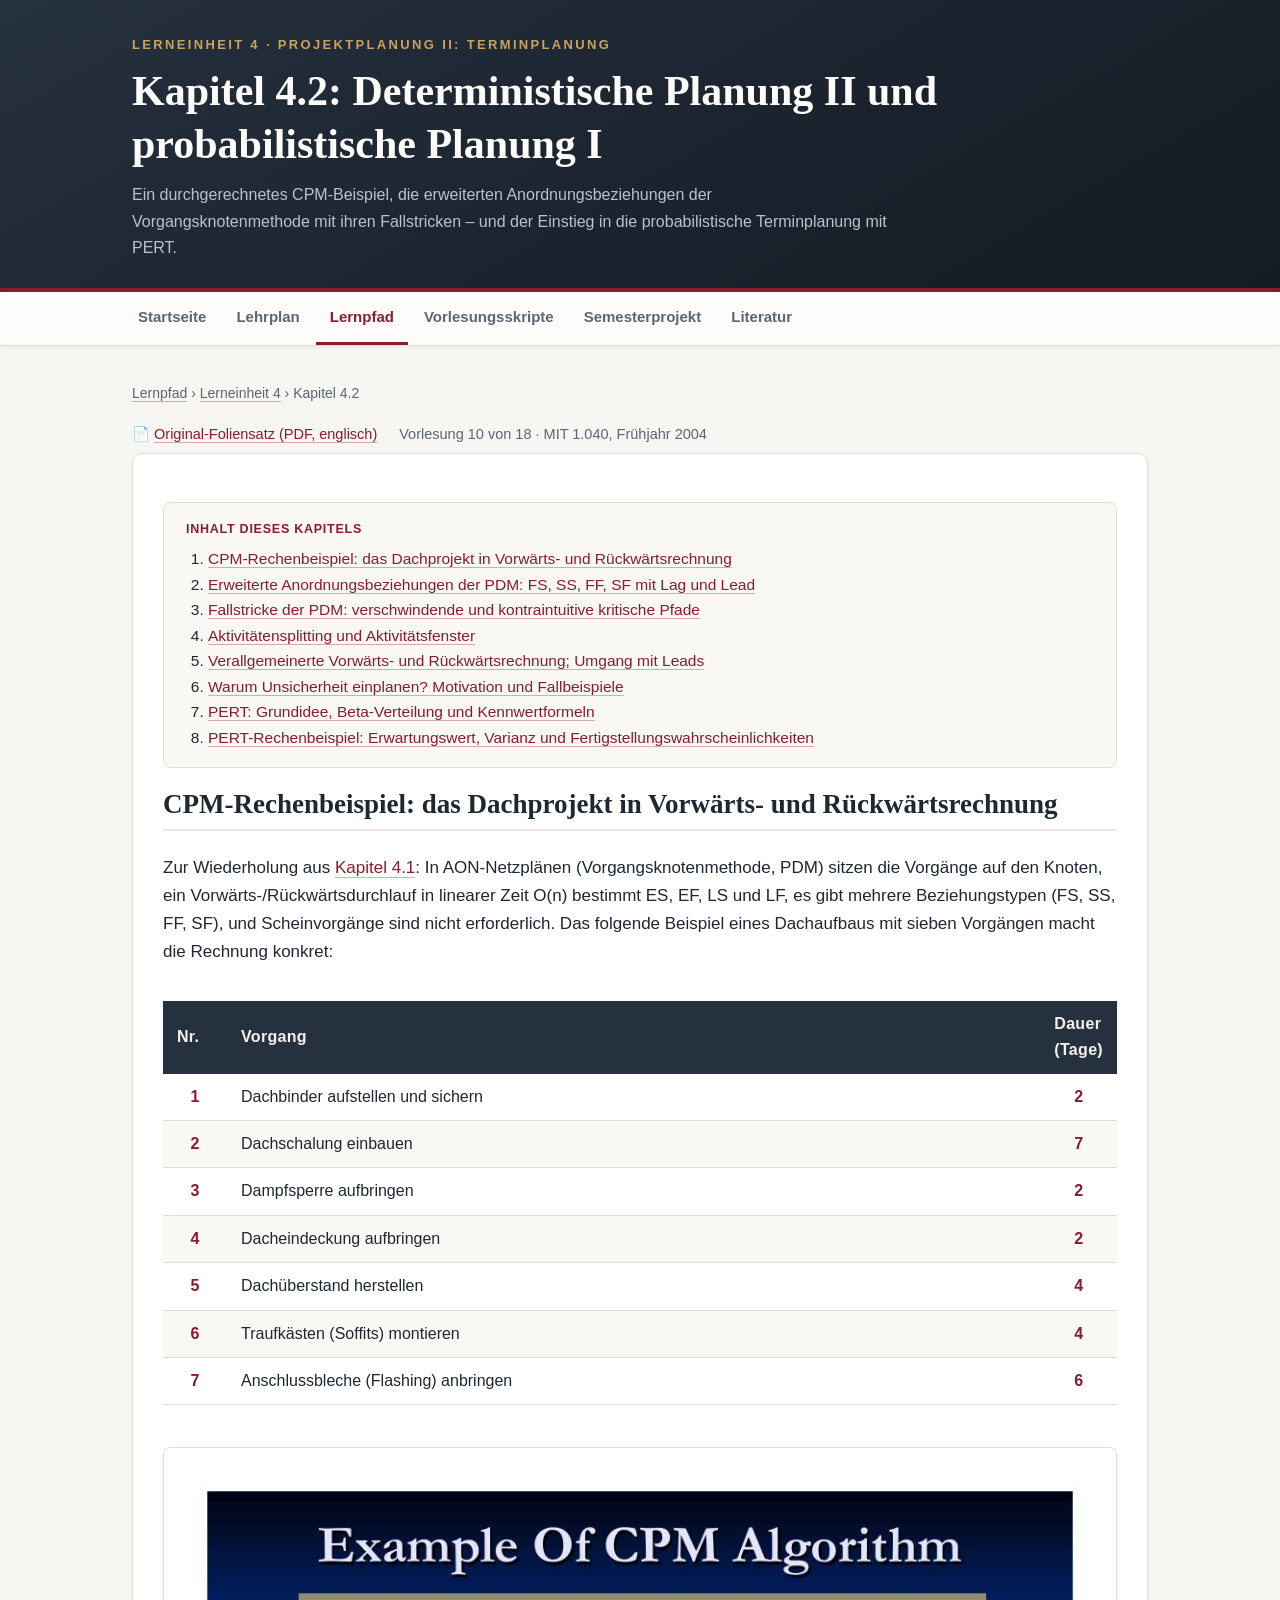
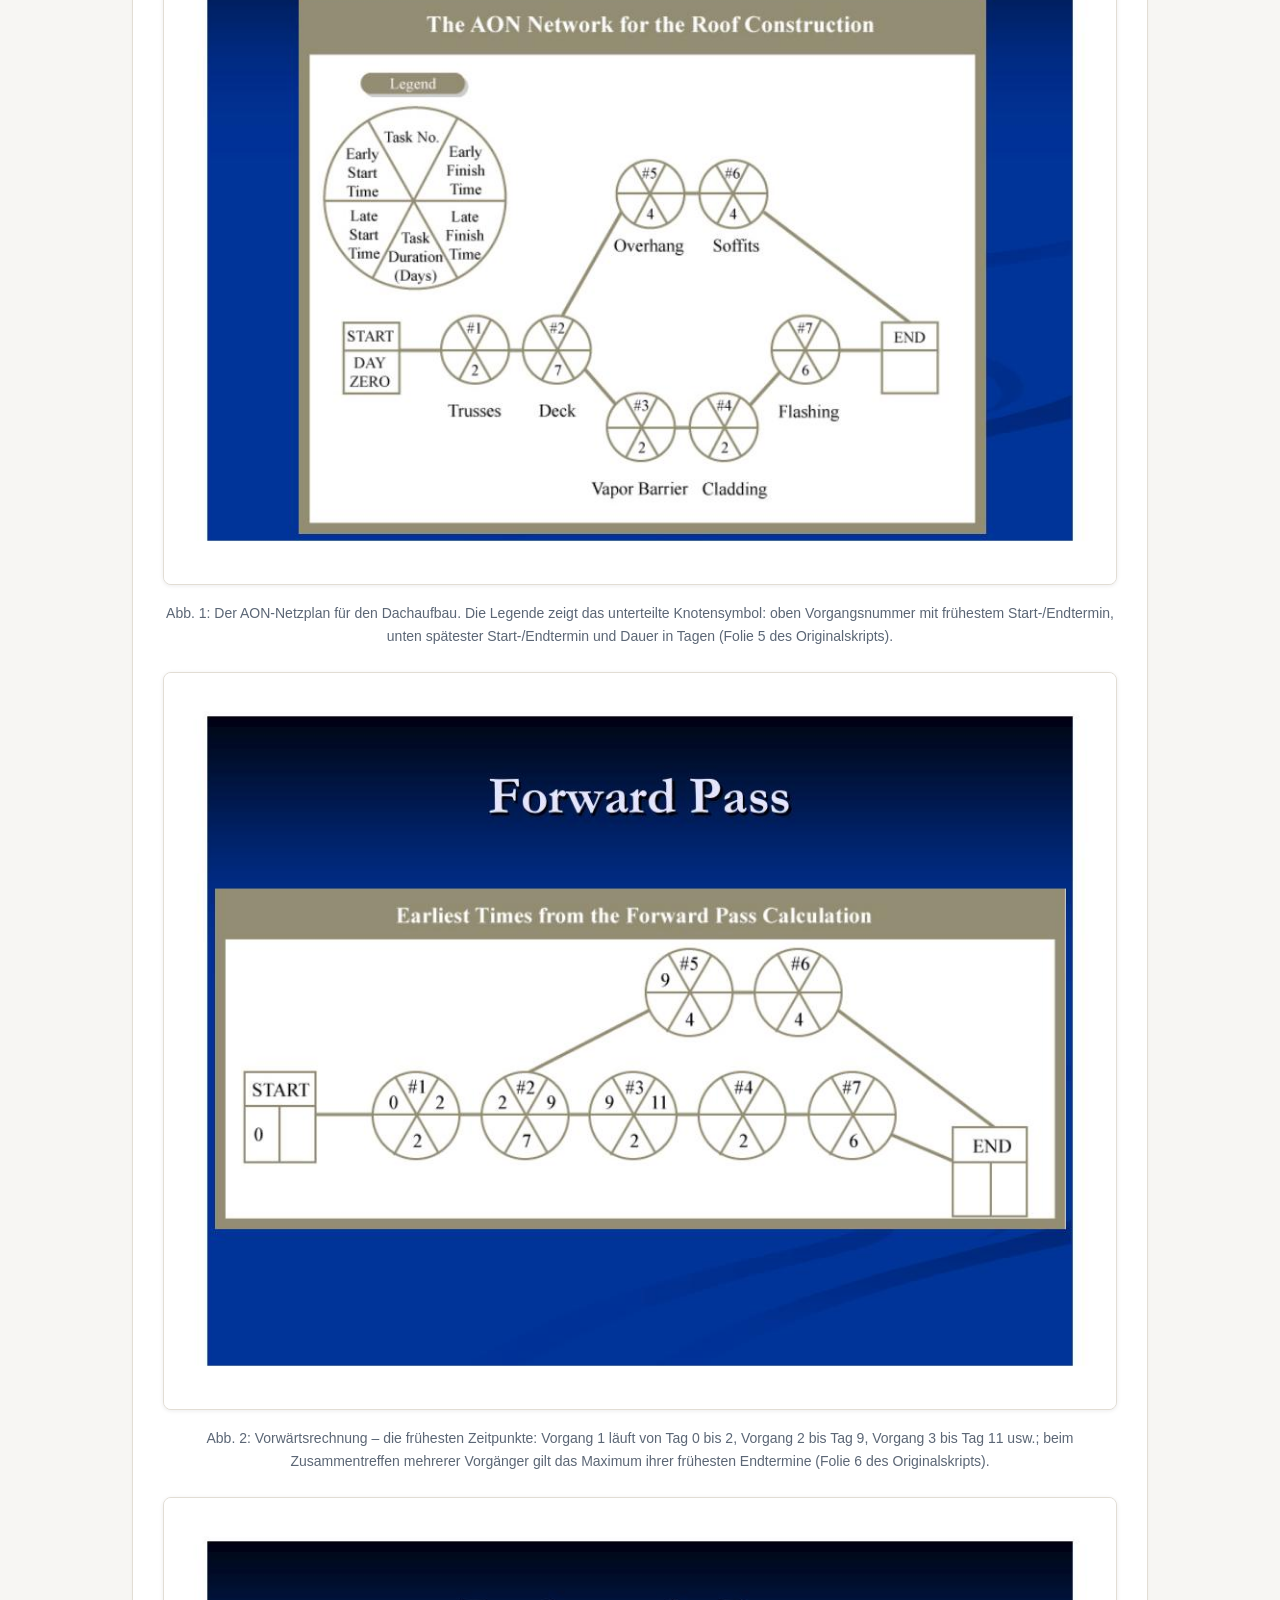
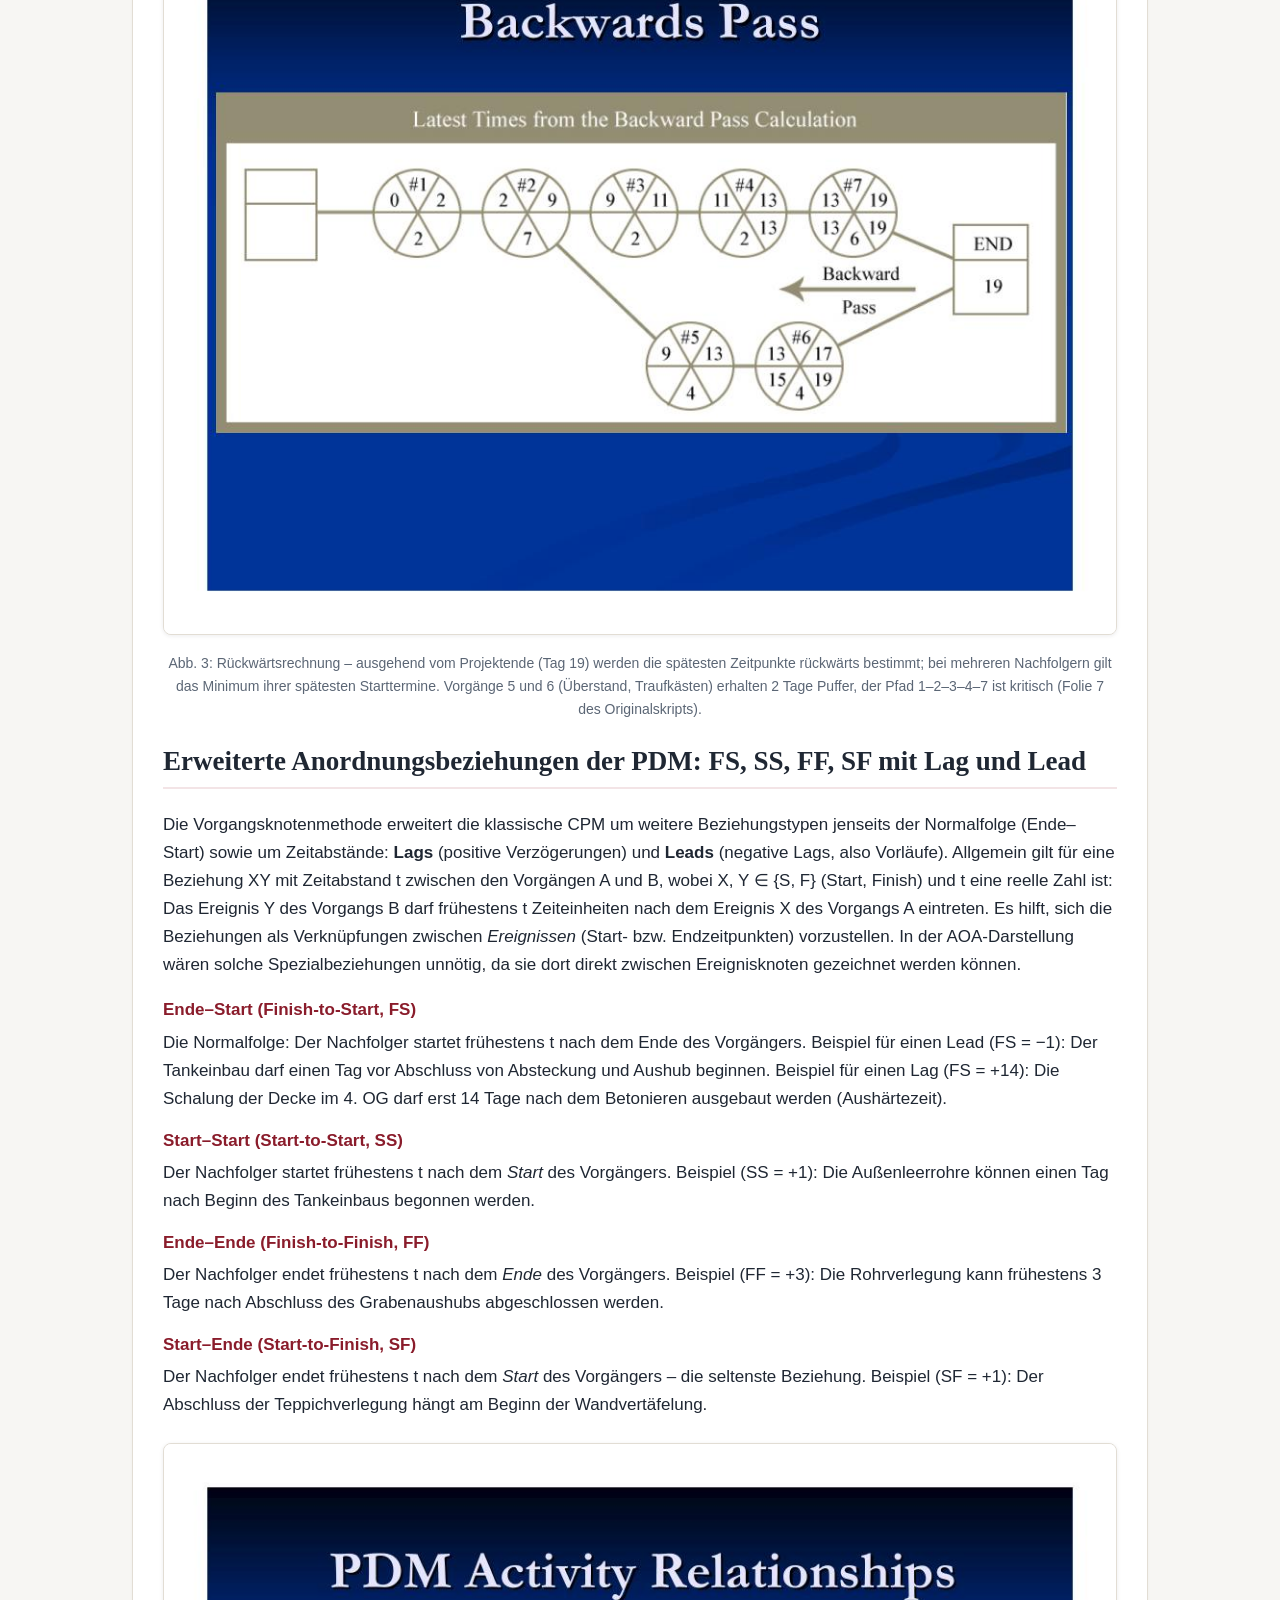
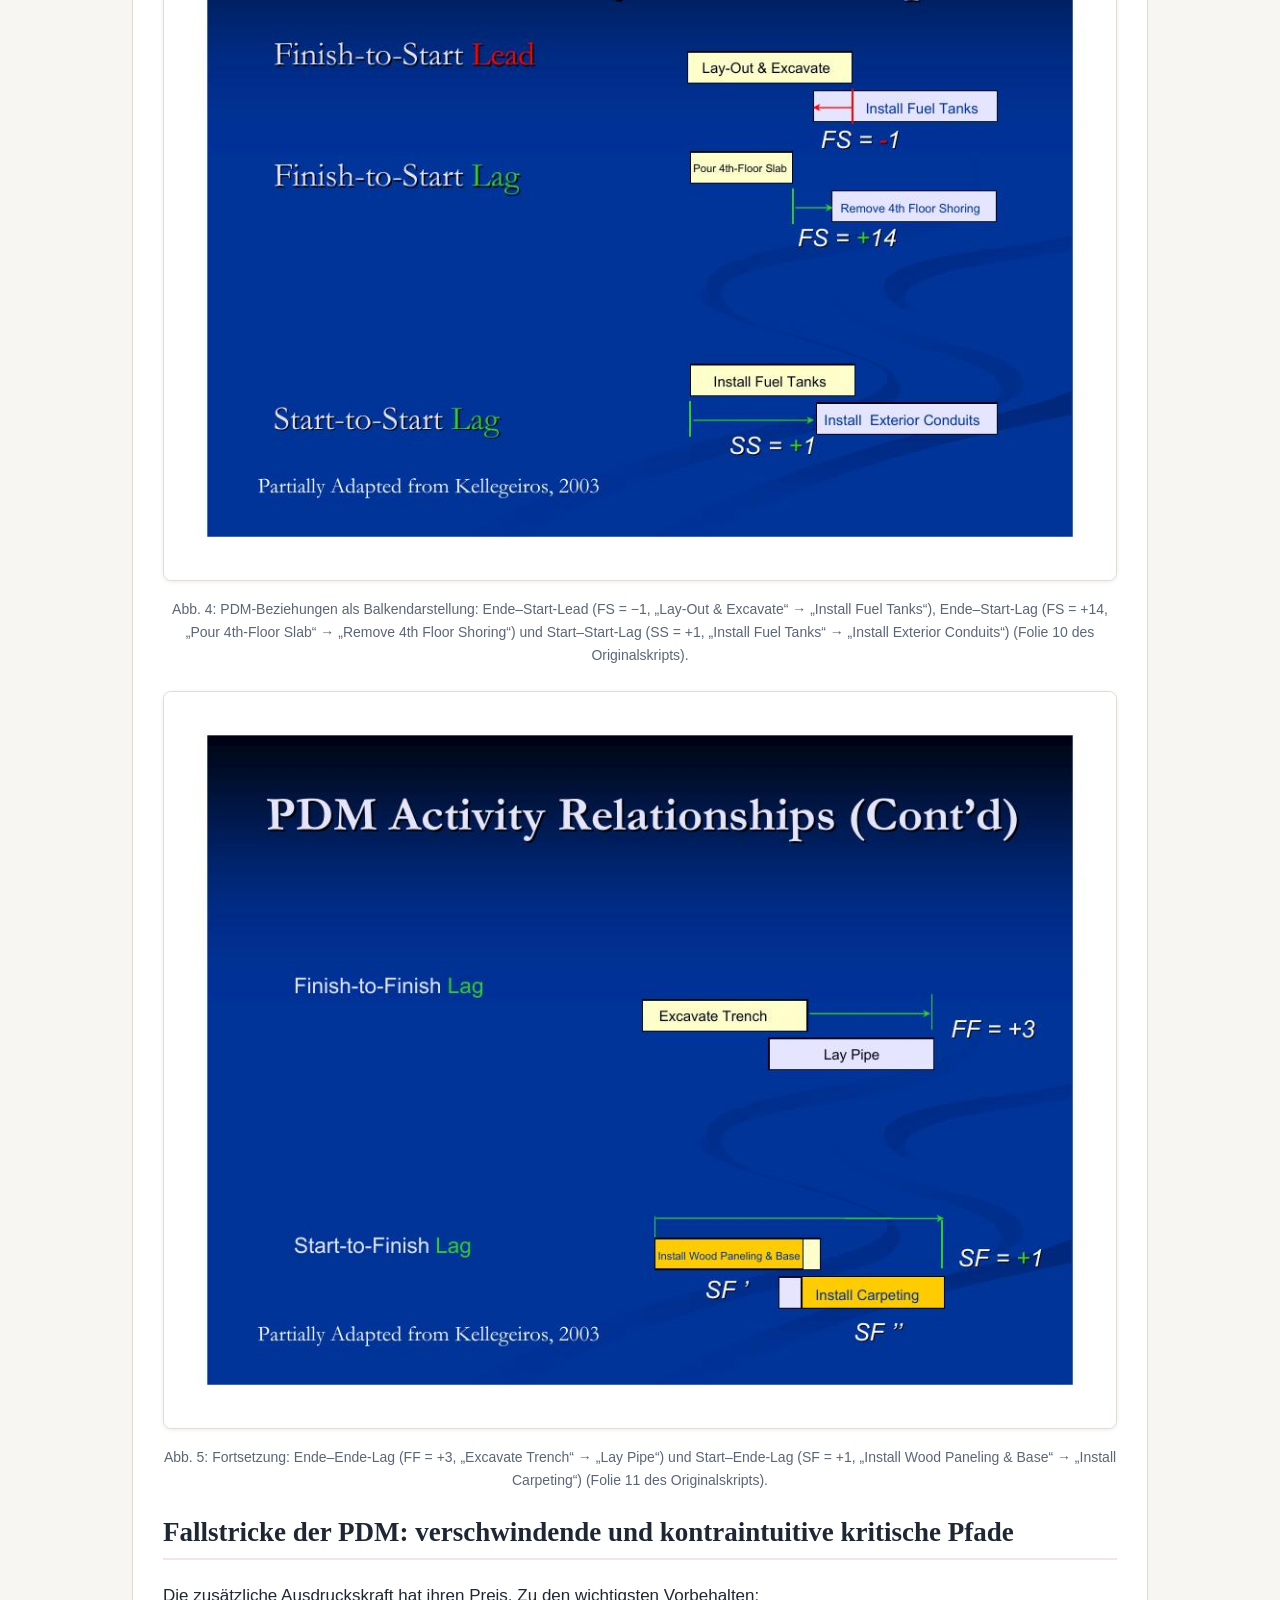
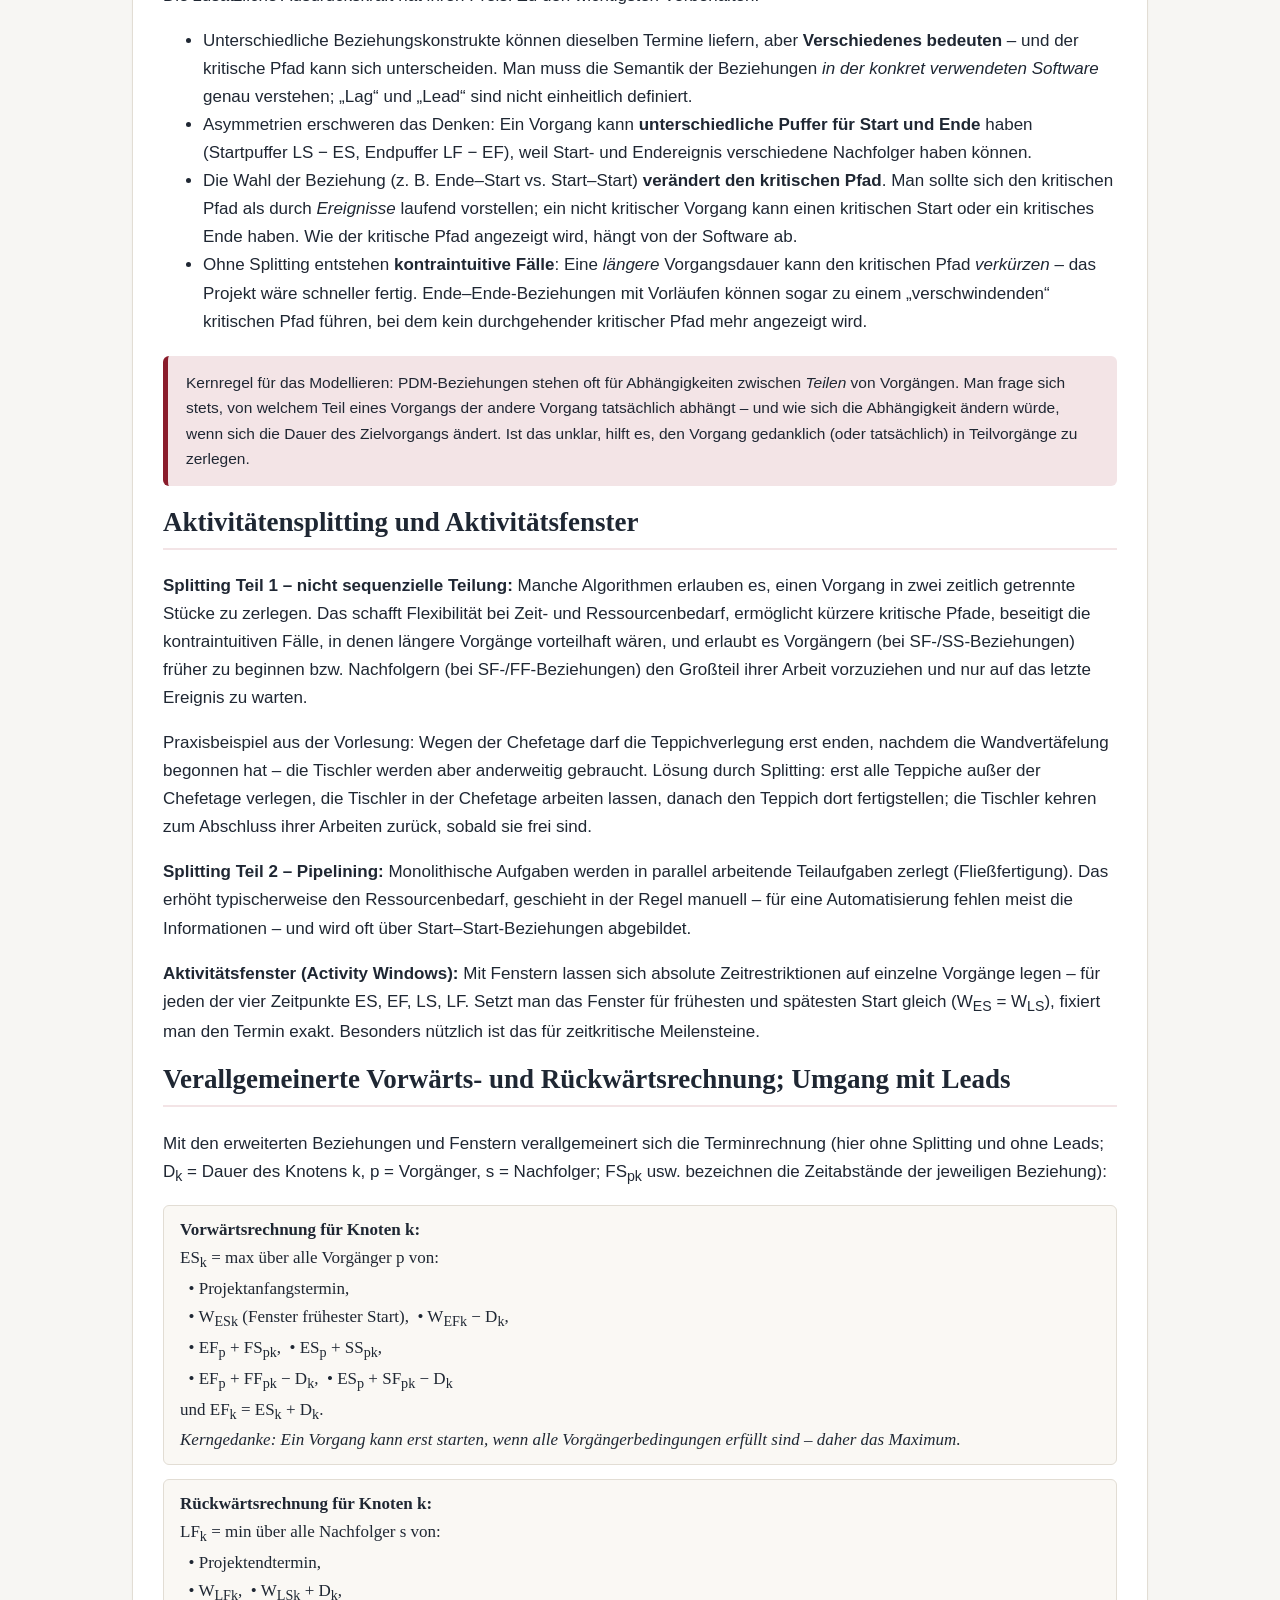
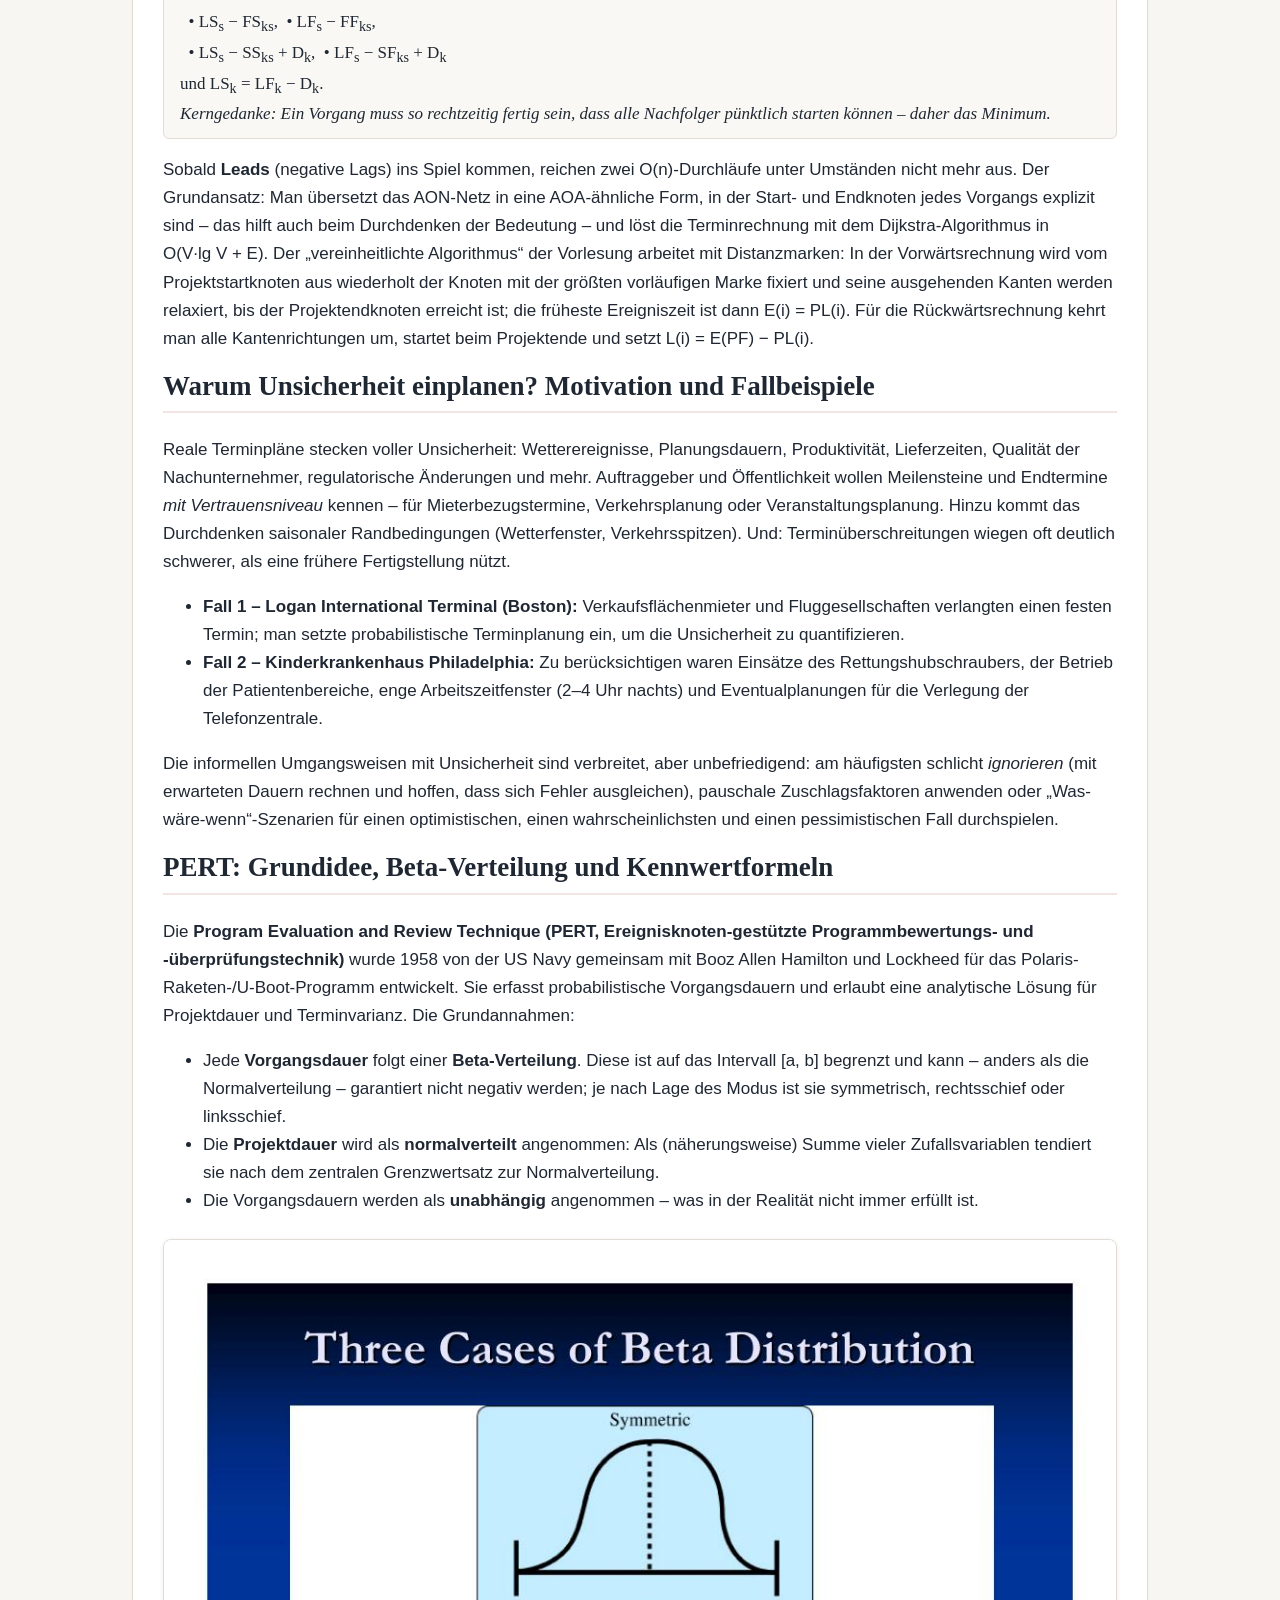
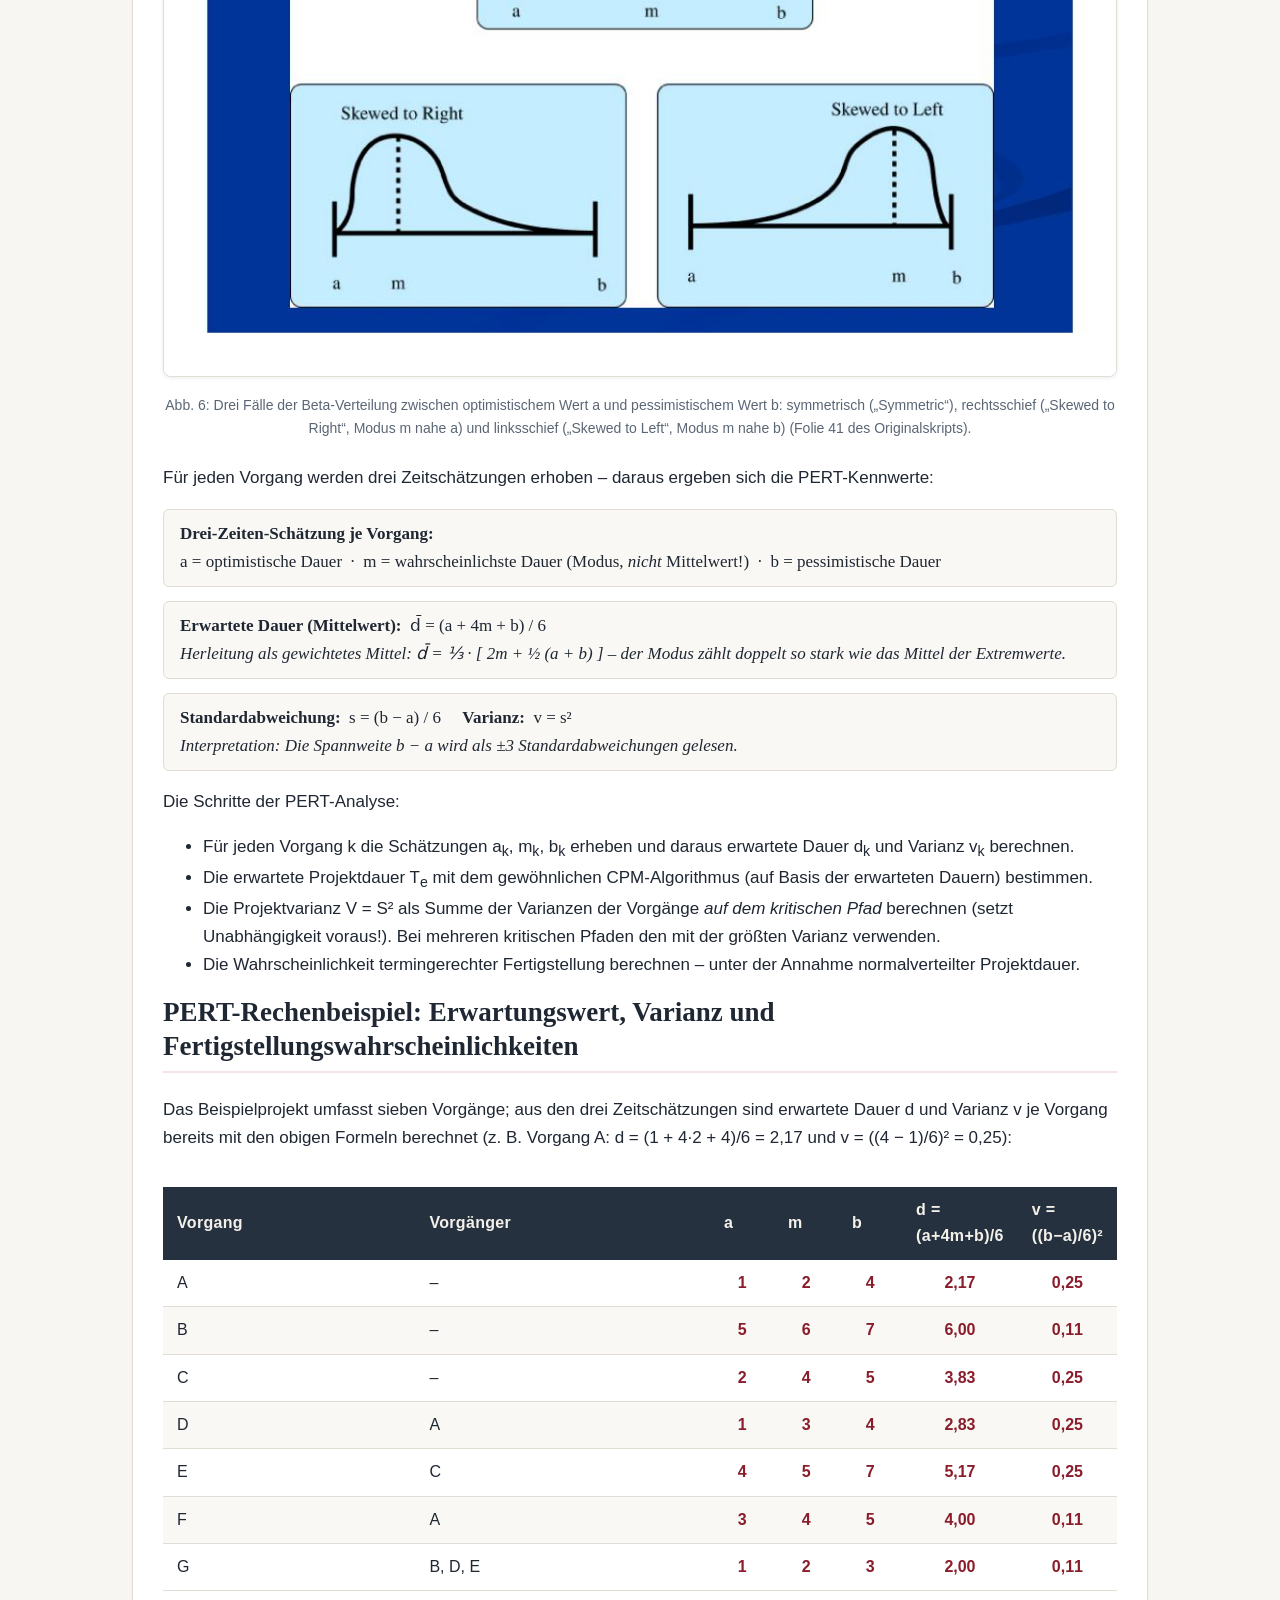
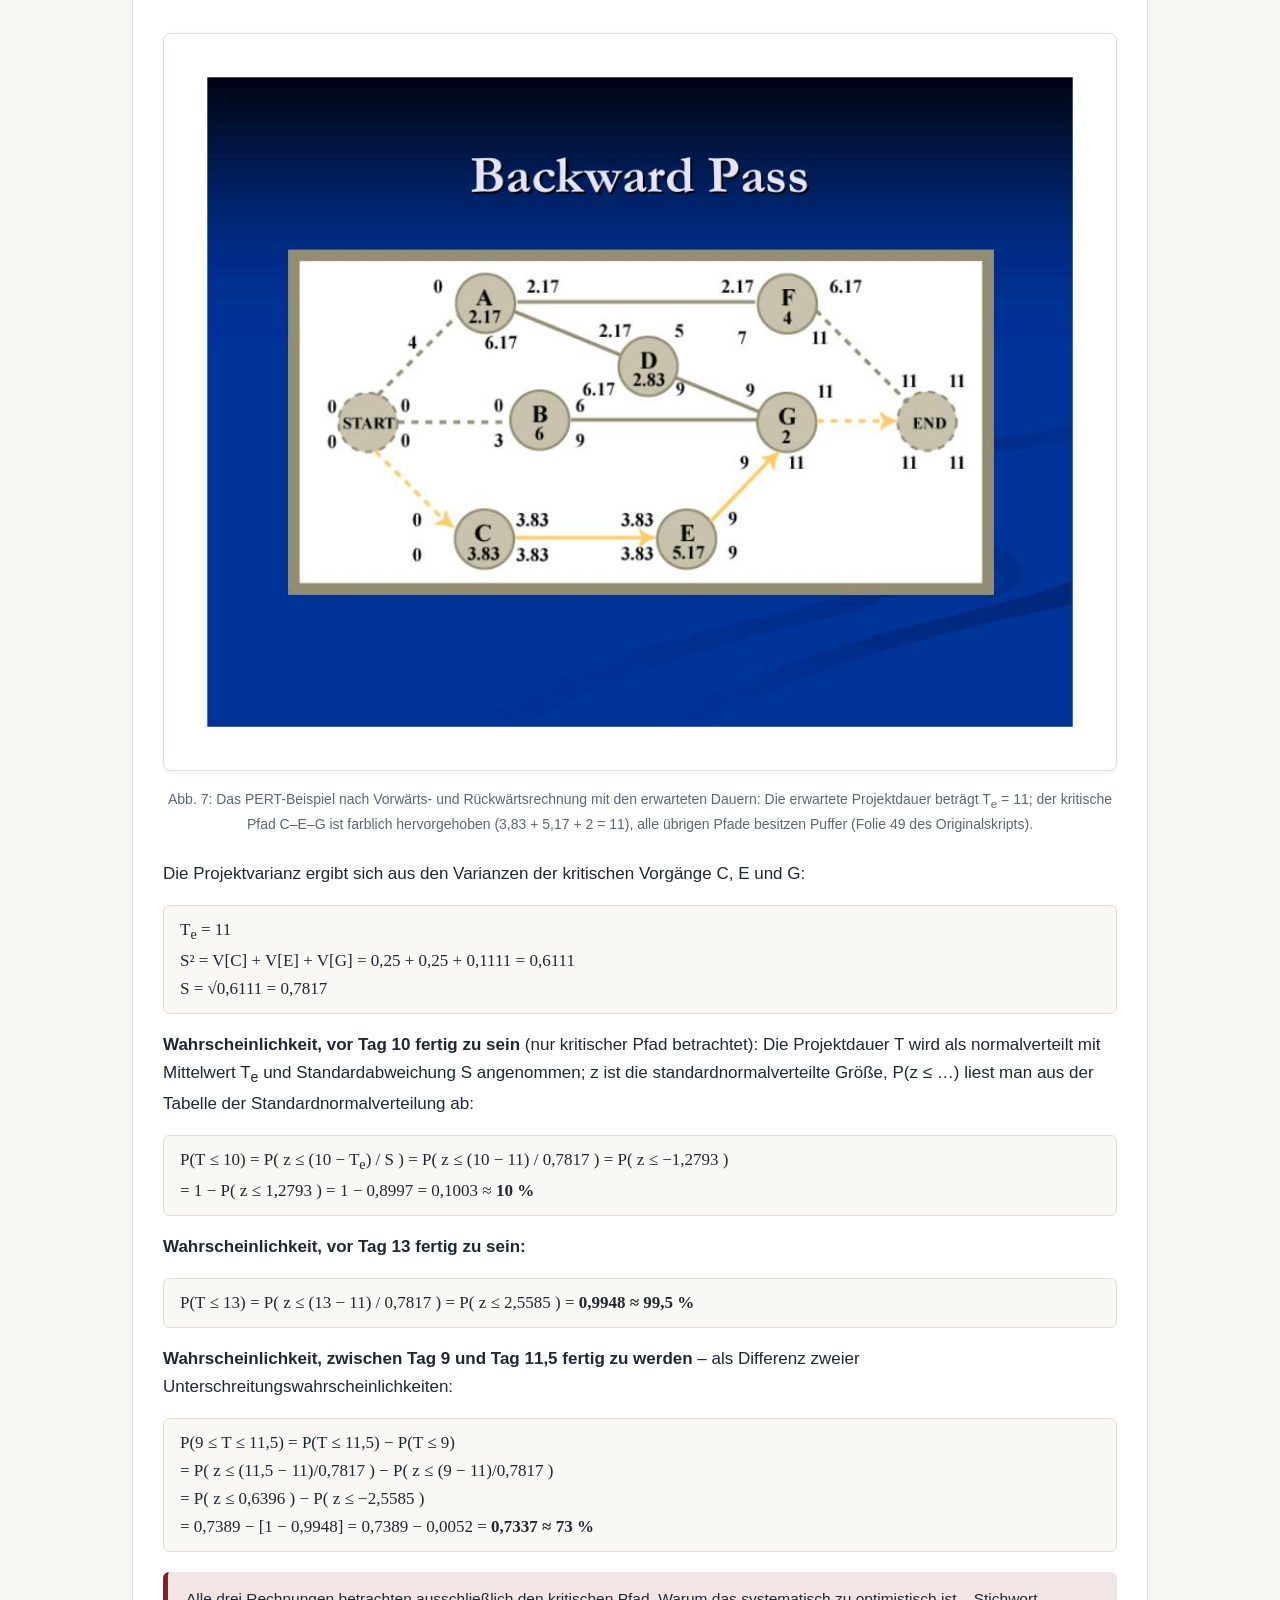
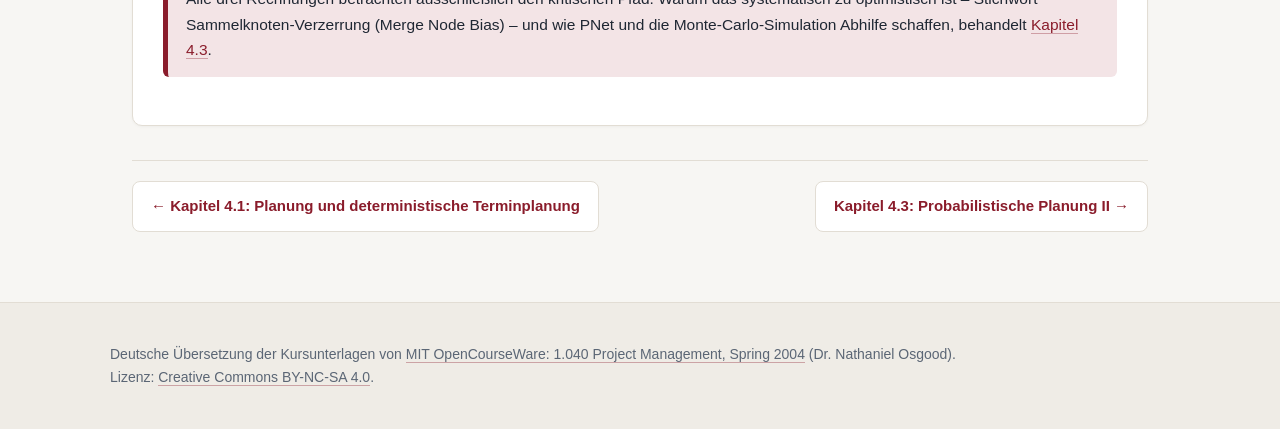
<file: kapitel-4-2.html>
<!DOCTYPE html>
<html lang="de">
<head>
<meta charset="UTF-8">
<meta name="viewport" content="width=device-width, initial-scale=1.0">
<title>Kapitel 4.2: Deterministische Planung II und probabilistische Planung I – Projektmanagement</title>
<meta name="description" content="Kapitel 4.2 des Lernprogramms Projektmanagement: Deterministische Planung II und probabilistische Planung I – vollständig übersetzt und aufbereitet.">
<link rel="stylesheet" href="style.css">
</head>
<body>

<header class="site-header">
  <div class="inner">
    <p class="kicker">Lerneinheit 4 · Projektplanung II: Terminplanung</p>
    <h1>Kapitel 4.2: Deterministische Planung II und probabilistische Planung I</h1>
    <p class="sub">Ein durchgerechnetes CPM-Beispiel, die erweiterten Anordnungsbeziehungen der Vorgangsknotenmethode mit ihren Fallstricken – und der Einstieg in die probabilistische Terminplanung mit PERT.</p>
  </div>
</header>

<nav class="mainnav">
  <div class="inner">
    <a href="index.html">Startseite</a>
    <a href="lehrplan.html">Lehrplan</a>
    <a href="kursplan.html" class="active">Lernpfad</a>
    <a href="vorlesungen.html">Vorlesungsskripte</a>
    <a href="projekt.html">Semesterprojekt</a>
    <a href="literatur.html">Literatur</a>
  </div>
</nav>

<main>
  <p class="breadcrumb"><a href="kursplan.html">Lernpfad</a> › <a href="kursplan.html#le4">Lerneinheit 4</a> › Kapitel 4.2</p>
  <div class="kapitel-meta">
    <span>📄 <a href="pdfs/vorlesung-10-deterministisch-2-probabilistisch-1.pdf">Original-Foliensatz (PDF, englisch)</a></span>
    <span>Vorlesung 10 von 18 · MIT 1.040, Frühjahr 2004</span>
  </div>

  <section class="card">
    <div class="toc">
      <span class="label">Inhalt dieses Kapitels</span>
      <ol>
        <li><a href="#abschnitt-1">CPM-Rechenbeispiel: das Dachprojekt in Vorwärts- und Rückwärtsrechnung</a></li>
        <li><a href="#abschnitt-2">Erweiterte Anordnungsbeziehungen der PDM: FS, SS, FF, SF mit Lag und Lead</a></li>
        <li><a href="#abschnitt-3">Fallstricke der PDM: verschwindende und kontraintuitive kritische Pfade</a></li>
        <li><a href="#abschnitt-4">Aktivitätensplitting und Aktivitätsfenster</a></li>
        <li><a href="#abschnitt-5">Verallgemeinerte Vorwärts- und Rückwärtsrechnung; Umgang mit Leads</a></li>
        <li><a href="#abschnitt-6">Warum Unsicherheit einplanen? Motivation und Fallbeispiele</a></li>
        <li><a href="#abschnitt-7">PERT: Grundidee, Beta-Verteilung und Kennwertformeln</a></li>
        <li><a href="#abschnitt-8">PERT-Rechenbeispiel: Erwartungswert, Varianz und Fertigstellungswahrscheinlichkeiten</a></li>
      </ol>
    </div>

    <h2 id="abschnitt-1">CPM-Rechenbeispiel: das Dachprojekt in Vorwärts- und Rückwärtsrechnung</h2>
    <p>Zur Wiederholung aus <a href="kapitel-4-1.html">Kapitel 4.1</a>: In AON-Netzplänen (Vorgangsknotenmethode, PDM) sitzen die Vorgänge auf den Knoten, ein Vorwärts-/Rückwärtsdurchlauf in linearer Zeit O(n) bestimmt ES, EF, LS und LF, es gibt mehrere Beziehungstypen (FS, SS, FF, SF), und Scheinvorgänge sind nicht erforderlich. Das folgende Beispiel eines Dachaufbaus mit sieben Vorgängen macht die Rechnung konkret:</p>
    <div class="table-wrap"><table>
      <thead><tr><th>Nr.</th><th>Vorgang</th><th>Dauer (Tage)</th></tr></thead>
      <tbody>
        <tr><td class="num">1</td><td>Dachbinder aufstellen und sichern</td><td class="num">2</td></tr>
        <tr><td class="num">2</td><td>Dachschalung einbauen</td><td class="num">7</td></tr>
        <tr><td class="num">3</td><td>Dampfsperre aufbringen</td><td class="num">2</td></tr>
        <tr><td class="num">4</td><td>Dacheindeckung aufbringen</td><td class="num">2</td></tr>
        <tr><td class="num">5</td><td>Dachüberstand herstellen</td><td class="num">4</td></tr>
        <tr><td class="num">6</td><td>Traufkästen (Soffits) montieren</td><td class="num">4</td></tr>
        <tr><td class="num">7</td><td>Anschlussbleche (Flashing) anbringen</td><td class="num">6</td></tr>
      </tbody>
    </table></div>
    <figure class="slide-fig">
      <img src="bilder/kapitel/k42-abb1.jpg" alt="AON-Netzplan des Dachprojekts mit sieben Vorgängen und Legende des unterteilten Knotensymbols" loading="lazy">
      <figcaption>Abb. 1: Der AON-Netzplan für den Dachaufbau. Die Legende zeigt das unterteilte Knotensymbol: oben Vorgangsnummer mit frühestem Start-/Endtermin, unten spätester Start-/Endtermin und Dauer in Tagen (Folie 5 des Originalskripts).</figcaption>
    </figure>
    <figure class="slide-fig">
      <img src="bilder/kapitel/k42-abb2.jpg" alt="Derselbe Netzplan nach der Vorwärtsrechnung mit eingetragenen frühesten Start- und Endterminen" loading="lazy">
      <figcaption>Abb. 2: Vorwärtsrechnung – die frühesten Zeitpunkte: Vorgang 1 läuft von Tag 0 bis 2, Vorgang 2 bis Tag 9, Vorgang 3 bis Tag 11 usw.; beim Zusammentreffen mehrerer Vorgänger gilt das Maximum ihrer frühesten Endtermine (Folie 6 des Originalskripts).</figcaption>
    </figure>
    <figure class="slide-fig">
      <img src="bilder/kapitel/k42-abb3.jpg" alt="Derselbe Netzplan nach der Rückwärtsrechnung mit eingetragenen spätesten Start- und Endterminen und Projektdauer 19 Tage" loading="lazy">
      <figcaption>Abb. 3: Rückwärtsrechnung – ausgehend vom Projektende (Tag 19) werden die spätesten Zeitpunkte rückwärts bestimmt; bei mehreren Nachfolgern gilt das Minimum ihrer spätesten Starttermine. Vorgänge 5 und 6 (Überstand, Traufkästen) erhalten 2 Tage Puffer, der Pfad 1–2–3–4–7 ist kritisch (Folie 7 des Originalskripts).</figcaption>
    </figure>

    <h2 id="abschnitt-2">Erweiterte Anordnungsbeziehungen der PDM: FS, SS, FF, SF mit Lag und Lead</h2>
    <p>Die Vorgangsknotenmethode erweitert die klassische CPM um weitere Beziehungstypen jenseits der Normalfolge (Ende–Start) sowie um Zeitabstände: <strong>Lags</strong> (positive Verzögerungen) und <strong>Leads</strong> (negative Lags, also Vorläufe). Allgemein gilt für eine Beziehung XY mit Zeitabstand t zwischen den Vorgängen A und B, wobei X, Y ∈ {S, F} (Start, Finish) und t eine reelle Zahl ist: Das Ereignis Y des Vorgangs B darf frühestens t Zeiteinheiten nach dem Ereignis X des Vorgangs A eintreten. Es hilft, sich die Beziehungen als Verknüpfungen zwischen <em>Ereignissen</em> (Start- bzw. Endzeitpunkten) vorzustellen. In der AOA-Darstellung wären solche Spezialbeziehungen unnötig, da sie dort direkt zwischen Ereignisknoten gezeichnet werden können.</p>
    <dl class="begriffe">
      <dt>Ende–Start (Finish-to-Start, FS)</dt>
      <dd>Die Normalfolge: Der Nachfolger startet frühestens t nach dem Ende des Vorgängers. Beispiel für einen Lead (FS = −1): Der Tankeinbau darf einen Tag vor Abschluss von Absteckung und Aushub beginnen. Beispiel für einen Lag (FS = +14): Die Schalung der Decke im 4. OG darf erst 14 Tage nach dem Betonieren ausgebaut werden (Aushärtezeit).</dd>
      <dt>Start–Start (Start-to-Start, SS)</dt>
      <dd>Der Nachfolger startet frühestens t nach dem <em>Start</em> des Vorgängers. Beispiel (SS = +1): Die Außenleerrohre können einen Tag nach Beginn des Tankeinbaus begonnen werden.</dd>
      <dt>Ende–Ende (Finish-to-Finish, FF)</dt>
      <dd>Der Nachfolger endet frühestens t nach dem <em>Ende</em> des Vorgängers. Beispiel (FF = +3): Die Rohrverlegung kann frühestens 3 Tage nach Abschluss des Grabenaushubs abgeschlossen werden.</dd>
      <dt>Start–Ende (Start-to-Finish, SF)</dt>
      <dd>Der Nachfolger endet frühestens t nach dem <em>Start</em> des Vorgängers – die seltenste Beziehung. Beispiel (SF = +1): Der Abschluss der Teppichverlegung hängt am Beginn der Wandvertäfelung.</dd>
    </dl>
    <figure class="slide-fig">
      <img src="bilder/kapitel/k42-abb4.jpg" alt="Balkendarstellungen der PDM-Beziehungen Ende-Start mit Lead und Lag sowie Start-Start mit Lag" loading="lazy">
      <figcaption>Abb. 4: PDM-Beziehungen als Balkendarstellung: Ende–Start-Lead (FS = −1, „Lay-Out &amp; Excavate“ → „Install Fuel Tanks“), Ende–Start-Lag (FS = +14, „Pour 4th-Floor Slab“ → „Remove 4th Floor Shoring“) und Start–Start-Lag (SS = +1, „Install Fuel Tanks“ → „Install Exterior Conduits“) (Folie 10 des Originalskripts).</figcaption>
    </figure>
    <figure class="slide-fig">
      <img src="bilder/kapitel/k42-abb5.jpg" alt="Balkendarstellungen der PDM-Beziehungen Ende-Ende mit Lag und Start-Ende mit Lag" loading="lazy">
      <figcaption>Abb. 5: Fortsetzung: Ende–Ende-Lag (FF = +3, „Excavate Trench“ → „Lay Pipe“) und Start–Ende-Lag (SF = +1, „Install Wood Paneling &amp; Base“ → „Install Carpeting“) (Folie 11 des Originalskripts).</figcaption>
    </figure>

    <h2 id="abschnitt-3">Fallstricke der PDM: verschwindende und kontraintuitive kritische Pfade</h2>
    <p>Die zusätzliche Ausdruckskraft hat ihren Preis. Zu den wichtigsten Vorbehalten:</p>
    <ul>
      <li>Unterschiedliche Beziehungskonstrukte können dieselben Termine liefern, aber <strong>Verschiedenes bedeuten</strong> – und der kritische Pfad kann sich unterscheiden. Man muss die Semantik der Beziehungen <em>in der konkret verwendeten Software</em> genau verstehen; „Lag“ und „Lead“ sind nicht einheitlich definiert.</li>
      <li>Asymmetrien erschweren das Denken: Ein Vorgang kann <strong>unterschiedliche Puffer für Start und Ende</strong> haben (Startpuffer LS − ES, Endpuffer LF − EF), weil Start- und Endereignis verschiedene Nachfolger haben können.</li>
      <li>Die Wahl der Beziehung (z.&nbsp;B. Ende–Start vs. Start–Start) <strong>verändert den kritischen Pfad</strong>. Man sollte sich den kritischen Pfad als durch <em>Ereignisse</em> laufend vorstellen; ein nicht kritischer Vorgang kann einen kritischen Start oder ein kritisches Ende haben. Wie der kritische Pfad angezeigt wird, hängt von der Software ab.</li>
      <li>Ohne Splitting entstehen <strong>kontraintuitive Fälle</strong>: Eine <em>längere</em> Vorgangsdauer kann den kritischen Pfad <em>verkürzen</em> – das Projekt wäre schneller fertig. Ende–Ende-Beziehungen mit Vorläufen können sogar zu einem „verschwindenden“ kritischen Pfad führen, bei dem kein durchgehender kritischer Pfad mehr angezeigt wird.</li>
    </ul>
    <div class="note">Kernregel für das Modellieren: PDM-Beziehungen stehen oft für Abhängigkeiten zwischen <em>Teilen</em> von Vorgängen. Man frage sich stets, von welchem Teil eines Vorgangs der andere Vorgang tatsächlich abhängt – und wie sich die Abhängigkeit ändern würde, wenn sich die Dauer des Zielvorgangs ändert. Ist das unklar, hilft es, den Vorgang gedanklich (oder tatsächlich) in Teilvorgänge zu zerlegen.</div>

    <h2 id="abschnitt-4">Aktivitätensplitting und Aktivitätsfenster</h2>
    <p><strong>Splitting Teil 1 – nicht sequenzielle Teilung:</strong> Manche Algorithmen erlauben es, einen Vorgang in zwei zeitlich getrennte Stücke zu zerlegen. Das schafft Flexibilität bei Zeit- und Ressourcenbedarf, ermöglicht kürzere kritische Pfade, beseitigt die kontraintuitiven Fälle, in denen längere Vorgänge vorteilhaft wären, und erlaubt es Vorgängern (bei SF-/SS-Beziehungen) früher zu beginnen bzw. Nachfolgern (bei SF-/FF-Beziehungen) den Großteil ihrer Arbeit vorzuziehen und nur auf das letzte Ereignis zu warten.</p>
    <p>Praxisbeispiel aus der Vorlesung: Wegen der Chefetage darf die Teppichverlegung erst enden, nachdem die Wandvertäfelung begonnen hat – die Tischler werden aber anderweitig gebraucht. Lösung durch Splitting: erst alle Teppiche außer der Chefetage verlegen, die Tischler in der Chefetage arbeiten lassen, danach den Teppich dort fertigstellen; die Tischler kehren zum Abschluss ihrer Arbeiten zurück, sobald sie frei sind.</p>
    <p><strong>Splitting Teil 2 – Pipelining:</strong> Monolithische Aufgaben werden in parallel arbeitende Teilaufgaben zerlegt (Fließfertigung). Das erhöht typischerweise den Ressourcenbedarf, geschieht in der Regel manuell – für eine Automatisierung fehlen meist die Informationen – und wird oft über Start–Start-Beziehungen abgebildet.</p>
    <p><strong>Aktivitätsfenster (Activity Windows):</strong> Mit Fenstern lassen sich absolute Zeitrestriktionen auf einzelne Vorgänge legen – für jeden der vier Zeitpunkte ES, EF, LS, LF. Setzt man das Fenster für frühesten und spätesten Start gleich (W<sub>ES</sub> = W<sub>LS</sub>), fixiert man den Termin exakt. Besonders nützlich ist das für zeitkritische Meilensteine.</p>

    <h2 id="abschnitt-5">Verallgemeinerte Vorwärts- und Rückwärtsrechnung; Umgang mit Leads</h2>
    <p>Mit den erweiterten Beziehungen und Fenstern verallgemeinert sich die Terminrechnung (hier ohne Splitting und ohne Leads; D<sub>k</sub> = Dauer des Knotens k, p = Vorgänger, s = Nachfolger; FS<sub>pk</sub> usw. bezeichnen die Zeitabstände der jeweiligen Beziehung):</p>
    <div class="formel">
      <strong>Vorwärtsrechnung für Knoten k:</strong><br>
      ES<sub>k</sub> = max über alle Vorgänger p von:<br>
      &nbsp;&nbsp;• Projektanfangstermin,<br>
      &nbsp;&nbsp;• W<sub>ESk</sub> (Fenster frühester Start), &nbsp;• W<sub>EFk</sub> − D<sub>k</sub>,<br>
      &nbsp;&nbsp;• EF<sub>p</sub> + FS<sub>pk</sub>, &nbsp;• ES<sub>p</sub> + SS<sub>pk</sub>,<br>
      &nbsp;&nbsp;• EF<sub>p</sub> + FF<sub>pk</sub> − D<sub>k</sub>, &nbsp;• ES<sub>p</sub> + SF<sub>pk</sub> − D<sub>k</sub><br>
      und EF<sub>k</sub> = ES<sub>k</sub> + D<sub>k</sub>.<br>
      <em>Kerngedanke: Ein Vorgang kann erst starten, wenn alle Vorgängerbedingungen erfüllt sind – daher das Maximum.</em>
    </div>
    <div class="formel">
      <strong>Rückwärtsrechnung für Knoten k:</strong><br>
      LF<sub>k</sub> = min über alle Nachfolger s von:<br>
      &nbsp;&nbsp;• Projektendtermin,<br>
      &nbsp;&nbsp;• W<sub>LFk</sub>, &nbsp;• W<sub>LSk</sub> + D<sub>k</sub>,<br>
      &nbsp;&nbsp;• LS<sub>s</sub> − FS<sub>ks</sub>, &nbsp;• LF<sub>s</sub> − FF<sub>ks</sub>,<br>
      &nbsp;&nbsp;• LS<sub>s</sub> − SS<sub>ks</sub> + D<sub>k</sub>, &nbsp;• LF<sub>s</sub> − SF<sub>ks</sub> + D<sub>k</sub><br>
      und LS<sub>k</sub> = LF<sub>k</sub> − D<sub>k</sub>.<br>
      <em>Kerngedanke: Ein Vorgang muss so rechtzeitig fertig sein, dass alle Nachfolger pünktlich starten können – daher das Minimum.</em>
    </div>
    <p>Sobald <strong>Leads</strong> (negative Lags) ins Spiel kommen, reichen zwei O(n)-Durchläufe unter Umständen nicht mehr aus. Der Grundansatz: Man übersetzt das AON-Netz in eine AOA-ähnliche Form, in der Start- und Endknoten jedes Vorgangs explizit sind – das hilft auch beim Durchdenken der Bedeutung – und löst die Terminrechnung mit dem Dijkstra-Algorithmus in O(V·lg&nbsp;V + E). Der „vereinheitlichte Algorithmus“ der Vorlesung arbeitet mit Distanzmarken: In der Vorwärtsrechnung wird vom Projektstartknoten aus wiederholt der Knoten mit der größten vorläufigen Marke fixiert und seine ausgehenden Kanten werden relaxiert, bis der Projektendknoten erreicht ist; die früheste Ereigniszeit ist dann E(i) = PL(i). Für die Rückwärtsrechnung kehrt man alle Kantenrichtungen um, startet beim Projektende und setzt L(i) = E(PF) − PL(i).</p>

    <h2 id="abschnitt-6">Warum Unsicherheit einplanen? Motivation und Fallbeispiele</h2>
    <p>Reale Terminpläne stecken voller Unsicherheit: Wetterereignisse, Planungsdauern, Produktivität, Lieferzeiten, Qualität der Nachunternehmer, regulatorische Änderungen und mehr. Auftraggeber und Öffentlichkeit wollen Meilensteine und Endtermine <em>mit Vertrauensniveau</em> kennen – für Mieterbezugstermine, Verkehrsplanung oder Veranstaltungsplanung. Hinzu kommt das Durchdenken saisonaler Randbedingungen (Wetterfenster, Verkehrsspitzen). Und: Terminüberschreitungen wiegen oft deutlich schwerer, als eine frühere Fertigstellung nützt.</p>
    <ul>
      <li><strong>Fall 1 – Logan International Terminal (Boston):</strong> Verkaufsflächenmieter und Fluggesellschaften verlangten einen festen Termin; man setzte probabilistische Terminplanung ein, um die Unsicherheit zu quantifizieren.</li>
      <li><strong>Fall 2 – Kinderkrankenhaus Philadelphia:</strong> Zu berücksichtigen waren Einsätze des Rettungshubschraubers, der Betrieb der Patientenbereiche, enge Arbeitszeitfenster (2–4 Uhr nachts) und Eventualplanungen für die Verlegung der Telefonzentrale.</li>
    </ul>
    <p>Die informellen Umgangsweisen mit Unsicherheit sind verbreitet, aber unbefriedigend: am häufigsten schlicht <em>ignorieren</em> (mit erwarteten Dauern rechnen und hoffen, dass sich Fehler ausgleichen), pauschale Zuschlagsfaktoren anwenden oder „Was-wäre-wenn“-Szenarien für einen optimistischen, einen wahrscheinlichsten und einen pessimistischen Fall durchspielen.</p>

    <h2 id="abschnitt-7">PERT: Grundidee, Beta-Verteilung und Kennwertformeln</h2>
    <p>Die <strong>Program Evaluation and Review Technique (PERT, Ereignisknoten-gestützte Programmbewertungs- und -überprüfungstechnik)</strong> wurde 1958 von der US Navy gemeinsam mit Booz Allen Hamilton und Lockheed für das Polaris-Raketen-/U-Boot-Programm entwickelt. Sie erfasst probabilistische Vorgangsdauern und erlaubt eine analytische Lösung für Projektdauer und Terminvarianz. Die Grundannahmen:</p>
    <ul>
      <li>Jede <strong>Vorgangsdauer</strong> folgt einer <strong>Beta-Verteilung</strong>. Diese ist auf das Intervall [a,&nbsp;b] begrenzt und kann – anders als die Normalverteilung – garantiert nicht negativ werden; je nach Lage des Modus ist sie symmetrisch, rechtsschief oder linksschief.</li>
      <li>Die <strong>Projektdauer</strong> wird als <strong>normalverteilt</strong> angenommen: Als (näherungsweise) Summe vieler Zufallsvariablen tendiert sie nach dem zentralen Grenzwertsatz zur Normalverteilung.</li>
      <li>Die Vorgangsdauern werden als <strong>unabhängig</strong> angenommen – was in der Realität nicht immer erfüllt ist.</li>
    </ul>
    <figure class="slide-fig">
      <img src="bilder/kapitel/k42-abb6.jpg" alt="Drei Formen der Beta-Verteilung: symmetrisch, rechtsschief und linksschief, jeweils mit den Parametern a, m und b" loading="lazy">
      <figcaption>Abb. 6: Drei Fälle der Beta-Verteilung zwischen optimistischem Wert a und pessimistischem Wert b: symmetrisch („Symmetric“), rechtsschief („Skewed to Right“, Modus m nahe a) und linksschief („Skewed to Left“, Modus m nahe b) (Folie 41 des Originalskripts).</figcaption>
    </figure>
    <p>Für jeden Vorgang werden drei Zeitschätzungen erhoben – daraus ergeben sich die PERT-Kennwerte:</p>
    <div class="formel">
      <strong>Drei-Zeiten-Schätzung je Vorgang:</strong><br>
      a = optimistische Dauer &nbsp;·&nbsp; m = wahrscheinlichste Dauer (Modus, <em>nicht</em> Mittelwert!) &nbsp;·&nbsp; b = pessimistische Dauer
    </div>
    <div class="formel">
      <strong>Erwartete Dauer (Mittelwert):</strong> &nbsp;d̄ = (a + 4m + b) / 6<br>
      <em>Herleitung als gewichtetes Mittel: d̄ = ⅓ · [ 2m + ½ (a + b) ] – der Modus zählt doppelt so stark wie das Mittel der Extremwerte.</em>
    </div>
    <div class="formel">
      <strong>Standardabweichung:</strong> &nbsp;s = (b − a) / 6 &nbsp;&nbsp;&nbsp;&nbsp;<strong>Varianz:</strong> &nbsp;v = s²<br>
      <em>Interpretation: Die Spannweite b − a wird als ±3 Standardabweichungen gelesen.</em>
    </div>
    <p>Die Schritte der PERT-Analyse:</p>
    <ul>
      <li>Für jeden Vorgang k die Schätzungen a<sub>k</sub>, m<sub>k</sub>, b<sub>k</sub> erheben und daraus erwartete Dauer d<sub>k</sub> und Varianz v<sub>k</sub> berechnen.</li>
      <li>Die erwartete Projektdauer T<sub>e</sub> mit dem gewöhnlichen CPM-Algorithmus (auf Basis der erwarteten Dauern) bestimmen.</li>
      <li>Die Projektvarianz V = S² als Summe der Varianzen der Vorgänge <em>auf dem kritischen Pfad</em> berechnen (setzt Unabhängigkeit voraus!). Bei mehreren kritischen Pfaden den mit der größten Varianz verwenden.</li>
      <li>Die Wahrscheinlichkeit termingerechter Fertigstellung berechnen – unter der Annahme normalverteilter Projektdauer.</li>
    </ul>

    <h2 id="abschnitt-8">PERT-Rechenbeispiel: Erwartungswert, Varianz und Fertigstellungswahrscheinlichkeiten</h2>
    <p>Das Beispielprojekt umfasst sieben Vorgänge; aus den drei Zeitschätzungen sind erwartete Dauer d und Varianz v je Vorgang bereits mit den obigen Formeln berechnet (z.&nbsp;B. Vorgang A: d = (1 + 4·2 + 4)/6 = 2,17 und v = ((4 − 1)/6)² = 0,25):</p>
    <div class="table-wrap"><table>
      <thead><tr><th>Vorgang</th><th>Vorgänger</th><th>a</th><th>m</th><th>b</th><th>d = (a+4m+b)/6</th><th>v = ((b−a)/6)²</th></tr></thead>
      <tbody>
        <tr><td>A</td><td>–</td><td class="num">1</td><td class="num">2</td><td class="num">4</td><td class="num">2,17</td><td class="num">0,25</td></tr>
        <tr><td>B</td><td>–</td><td class="num">5</td><td class="num">6</td><td class="num">7</td><td class="num">6,00</td><td class="num">0,11</td></tr>
        <tr><td>C</td><td>–</td><td class="num">2</td><td class="num">4</td><td class="num">5</td><td class="num">3,83</td><td class="num">0,25</td></tr>
        <tr><td>D</td><td>A</td><td class="num">1</td><td class="num">3</td><td class="num">4</td><td class="num">2,83</td><td class="num">0,25</td></tr>
        <tr><td>E</td><td>C</td><td class="num">4</td><td class="num">5</td><td class="num">7</td><td class="num">5,17</td><td class="num">0,25</td></tr>
        <tr><td>F</td><td>A</td><td class="num">3</td><td class="num">4</td><td class="num">5</td><td class="num">4,00</td><td class="num">0,11</td></tr>
        <tr><td>G</td><td>B, D, E</td><td class="num">1</td><td class="num">2</td><td class="num">3</td><td class="num">2,00</td><td class="num">0,11</td></tr>
      </tbody>
    </table></div>
    <figure class="slide-fig">
      <img src="bilder/kapitel/k42-abb7.jpg" alt="AON-Netzplan des PERT-Beispiels nach der Rückwärtsrechnung; der kritische Pfad C-E-G ist hervorgehoben" loading="lazy">
      <figcaption>Abb. 7: Das PERT-Beispiel nach Vorwärts- und Rückwärtsrechnung mit den erwarteten Dauern: Die erwartete Projektdauer beträgt T<sub>e</sub> = 11; der kritische Pfad C–E–G ist farblich hervorgehoben (3,83 + 5,17 + 2 = 11), alle übrigen Pfade besitzen Puffer (Folie 49 des Originalskripts).</figcaption>
    </figure>
    <p>Die Projektvarianz ergibt sich aus den Varianzen der kritischen Vorgänge C, E und G:</p>
    <div class="formel">
      T<sub>e</sub> = 11<br>
      S² = V[C] + V[E] + V[G] = 0,25 + 0,25 + 0,1111 = 0,6111<br>
      S = √0,6111 = 0,7817
    </div>
    <p><strong>Wahrscheinlichkeit, vor Tag 10 fertig zu sein</strong> (nur kritischer Pfad betrachtet): Die Projektdauer T wird als normalverteilt mit Mittelwert T<sub>e</sub> und Standardabweichung S angenommen; z ist die standardnormalverteilte Größe, P(z ≤ …) liest man aus der Tabelle der Standardnormalverteilung ab:</p>
    <div class="formel">
      P(T ≤ 10) = P( z ≤ (10 − T<sub>e</sub>) / S ) = P( z ≤ (10 − 11) / 0,7817 ) = P( z ≤ −1,2793 )<br>
      = 1 − P( z ≤ 1,2793 ) = 1 − 0,8997 = 0,1003 ≈ <strong>10 %</strong>
    </div>
    <p><strong>Wahrscheinlichkeit, vor Tag 13 fertig zu sein:</strong></p>
    <div class="formel">
      P(T ≤ 13) = P( z ≤ (13 − 11) / 0,7817 ) = P( z ≤ 2,5585 ) = <strong>0,9948 ≈ 99,5 %</strong>
    </div>
    <p><strong>Wahrscheinlichkeit, zwischen Tag 9 und Tag 11,5 fertig zu werden</strong> – als Differenz zweier Unterschreitungswahrscheinlichkeiten:</p>
    <div class="formel">
      P(9 ≤ T ≤ 11,5) = P(T ≤ 11,5) − P(T ≤ 9)<br>
      = P( z ≤ (11,5 − 11)/0,7817 ) − P( z ≤ (9 − 11)/0,7817 )<br>
      = P( z ≤ 0,6396 ) − P( z ≤ −2,5585 )<br>
      = 0,7389 − [1 − 0,9948] = 0,7389 − 0,0052 = <strong>0,7337 ≈ 73 %</strong>
    </div>
    <div class="note">Alle drei Rechnungen betrachten ausschließlich den kritischen Pfad. Warum das systematisch zu optimistisch ist – Stichwort Sammelknoten-Verzerrung (Merge Node Bias) – und wie PNet und die Monte-Carlo-Simulation Abhilfe schaffen, behandelt <a href="kapitel-4-3.html">Kapitel 4.3</a>.</div>
  </section>

  <nav class="prevnext">
    <a href="kapitel-4-1.html">← Kapitel 4.1: Planung und deterministische Terminplanung</a>
    <span class="spacer"></span>
    <a href="kapitel-4-3.html">Kapitel 4.3: Probabilistische Planung II →</a>
  </nav>
</main>

<footer>
  <div class="inner">
    <p>Deutsche Übersetzung der Kursunterlagen von <a href="https://ocw.mit.edu/courses/1-040-project-management-spring-2004/" target="_blank" rel="noopener">MIT OpenCourseWare: 1.040 Project Management, Spring 2004</a> (Dr.&nbsp;Nathaniel Osgood).<br>
    Lizenz: <a href="https://creativecommons.org/licenses/by-nc-sa/4.0/" target="_blank" rel="noopener">Creative Commons BY-NC-SA 4.0</a>.</p>
  </div>
</footer>

</body>
</html>
</file>
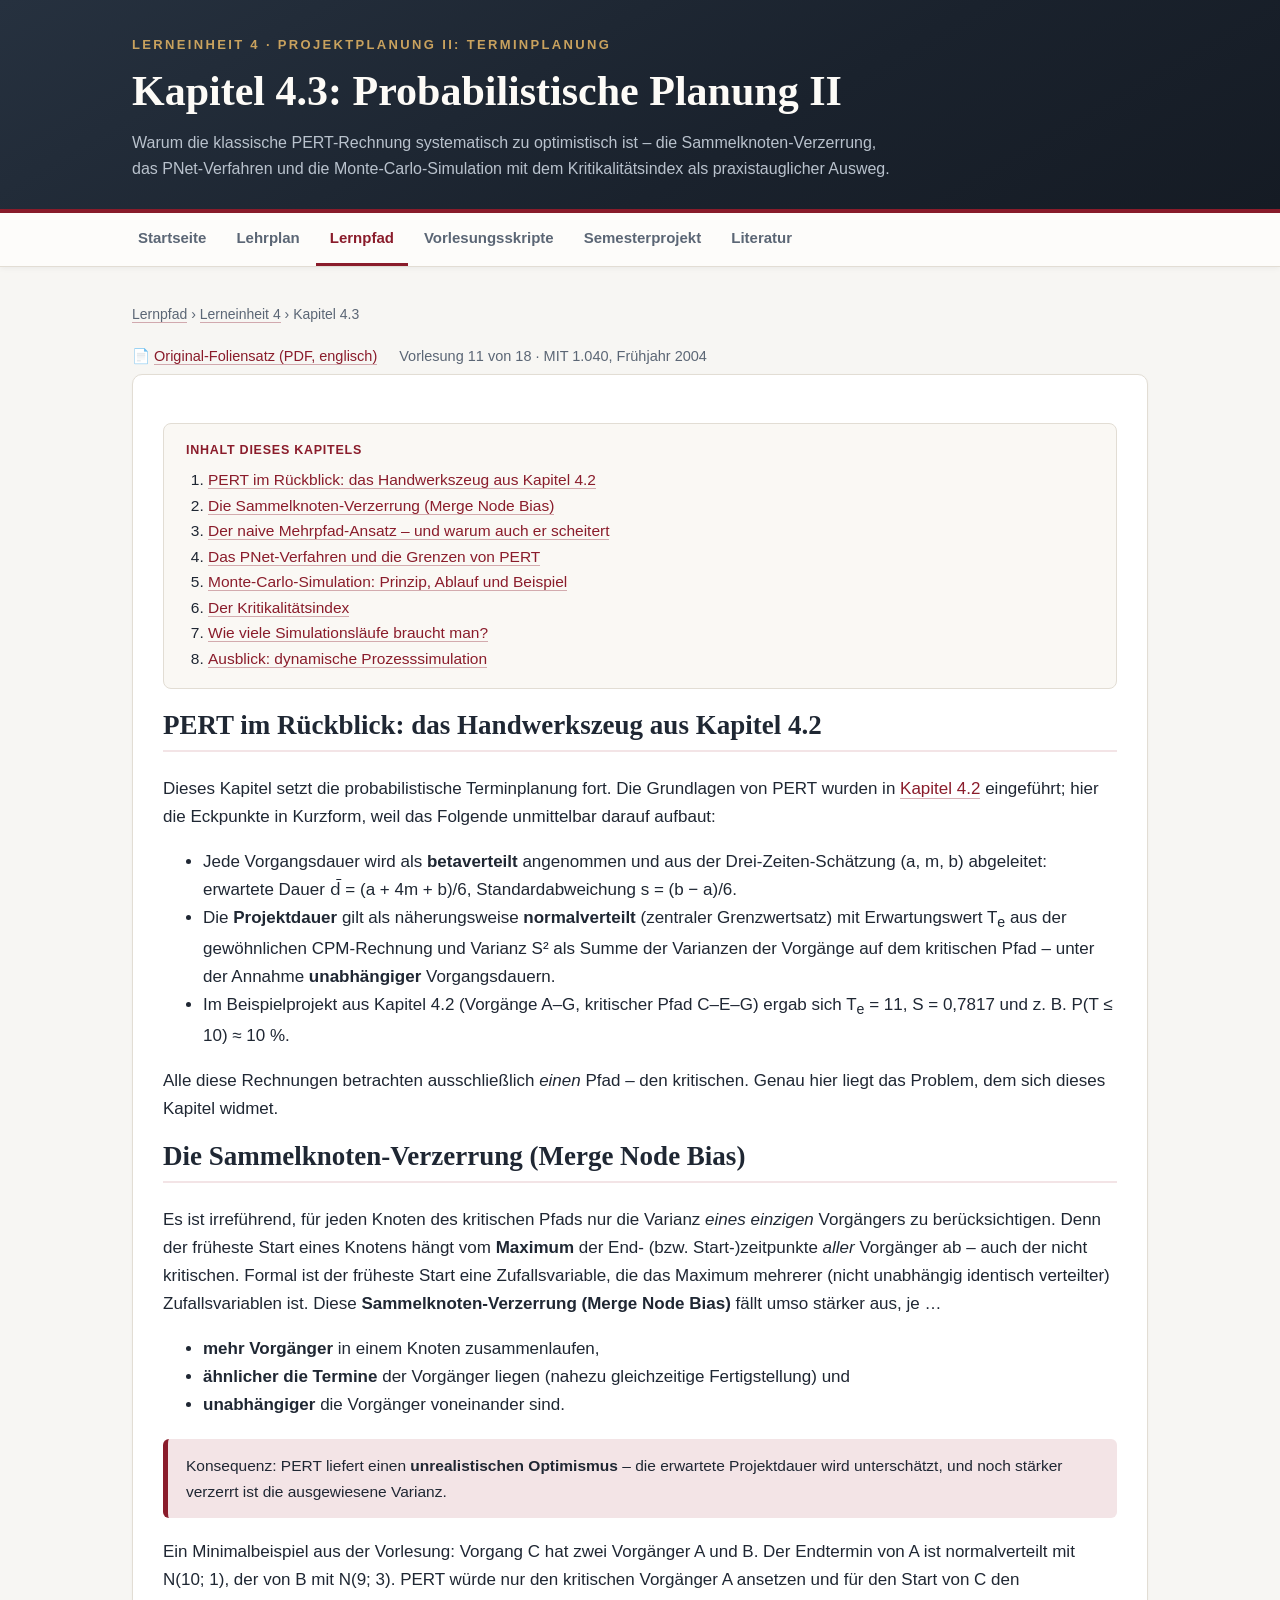
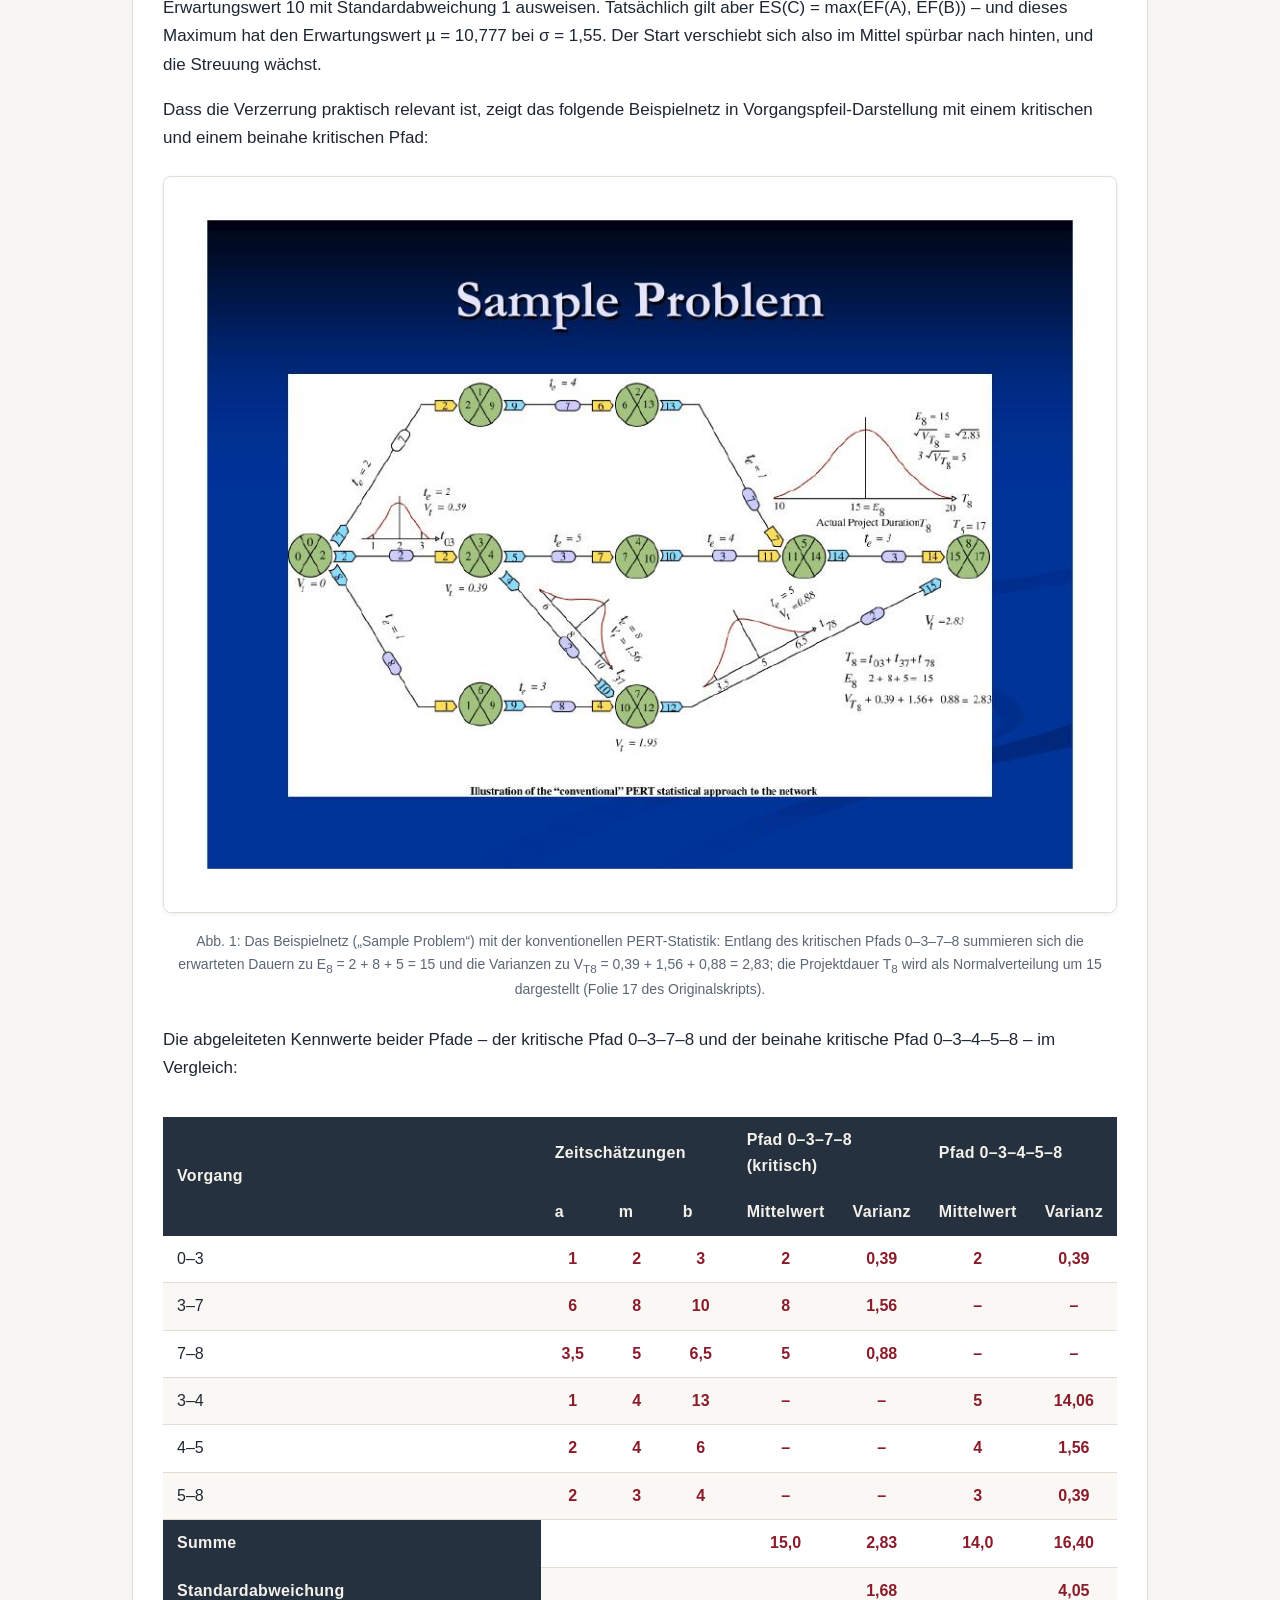
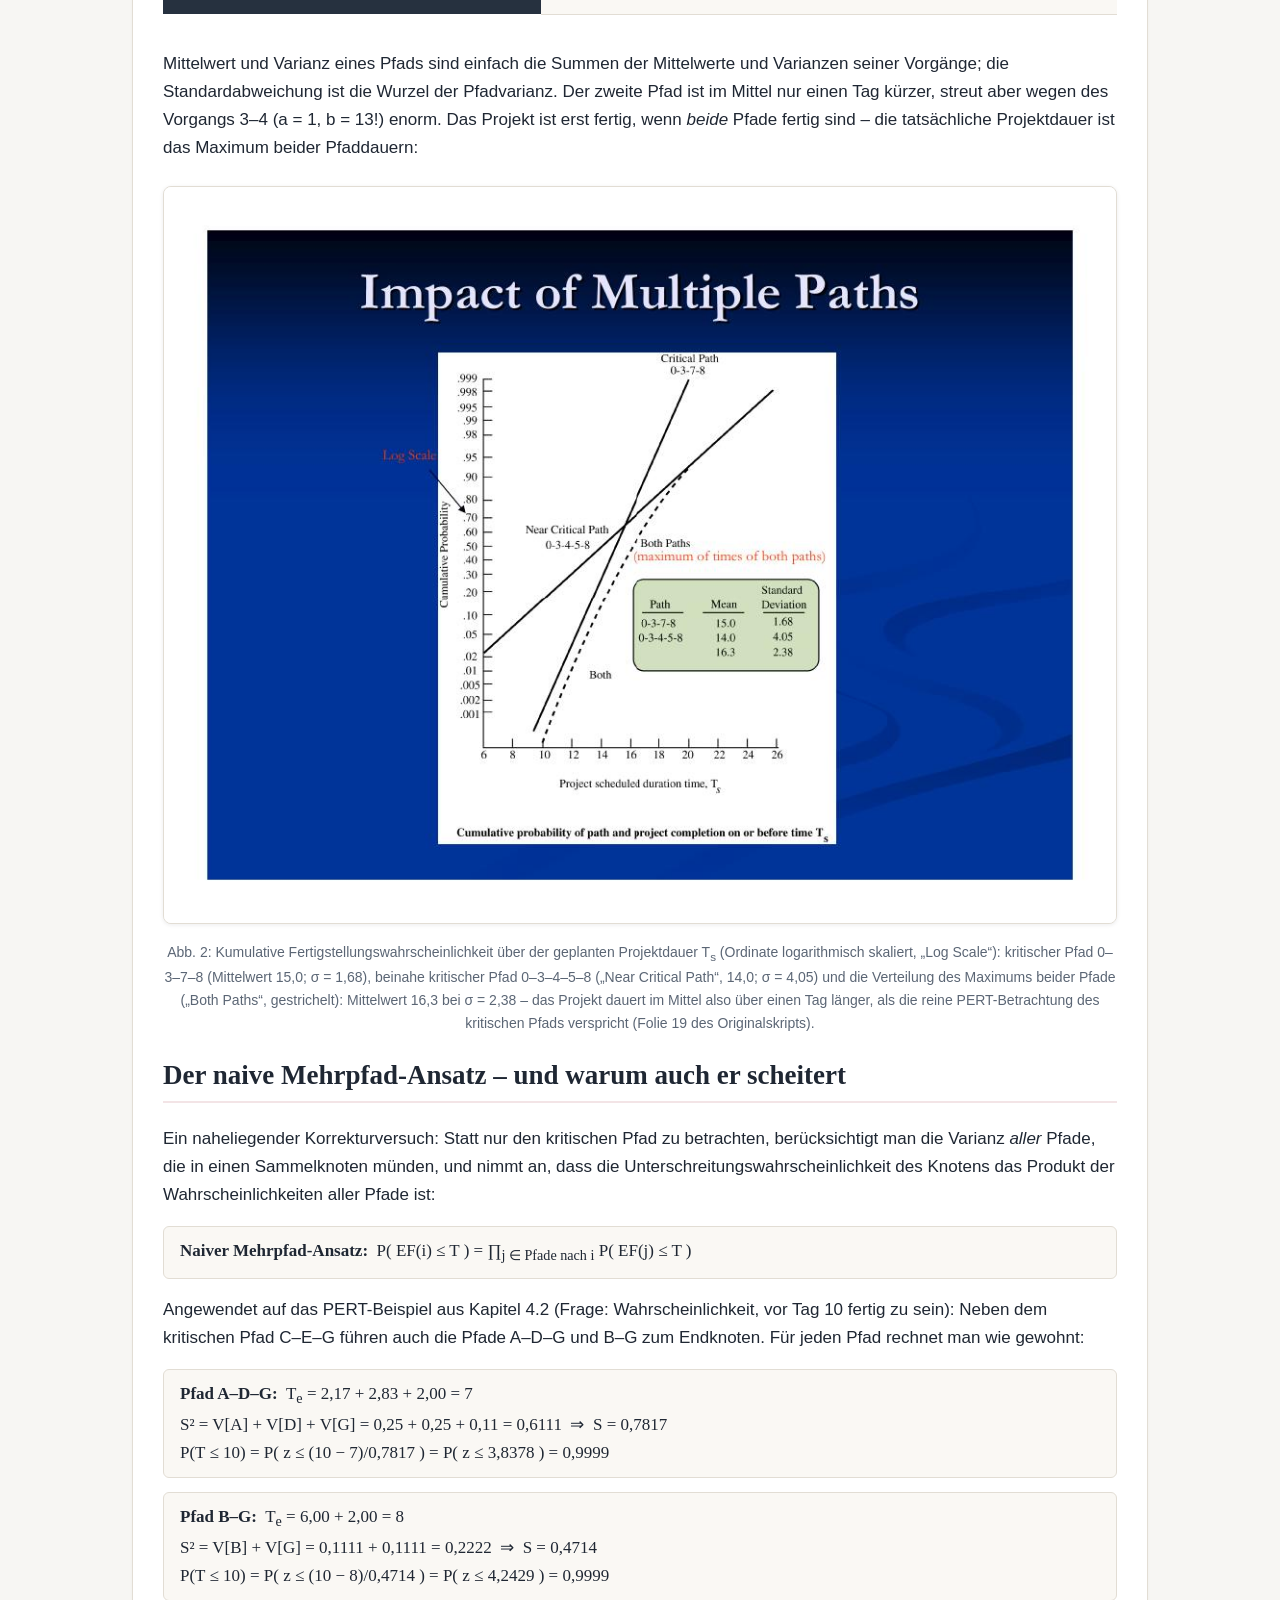
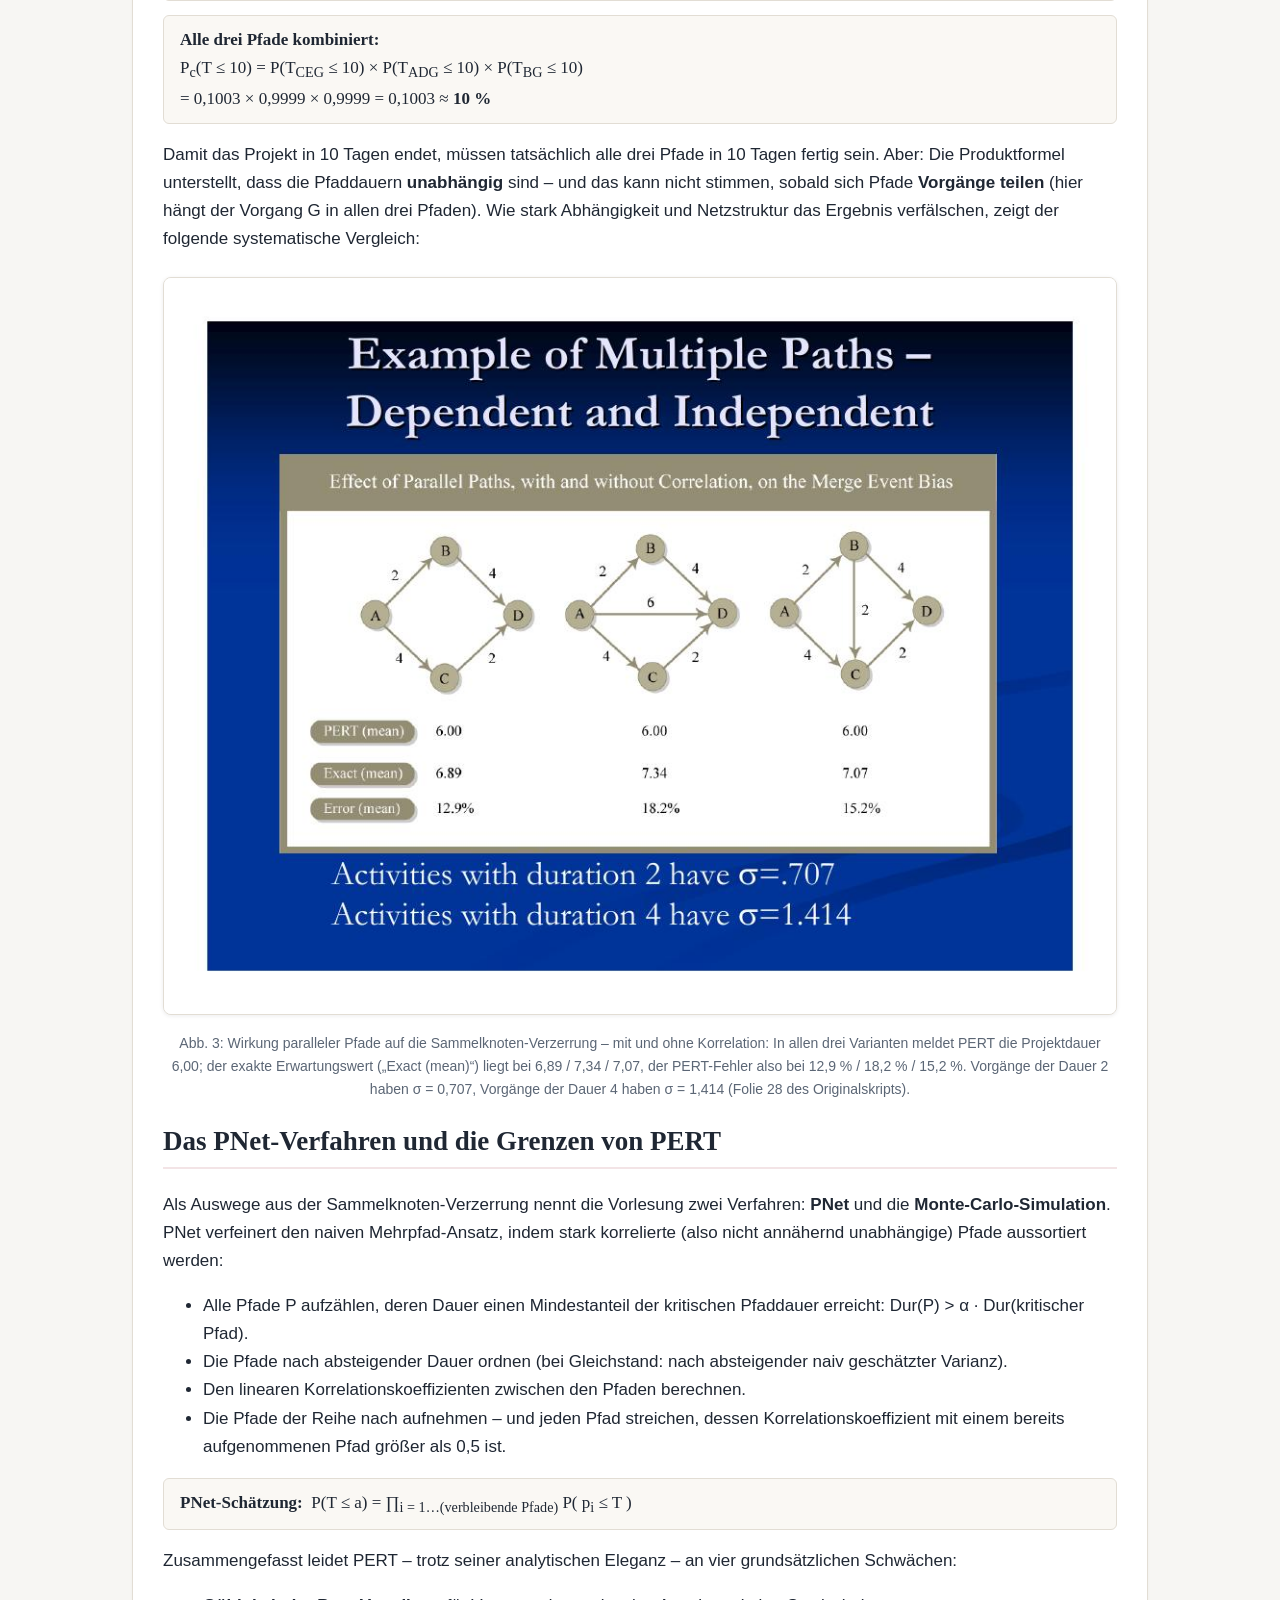
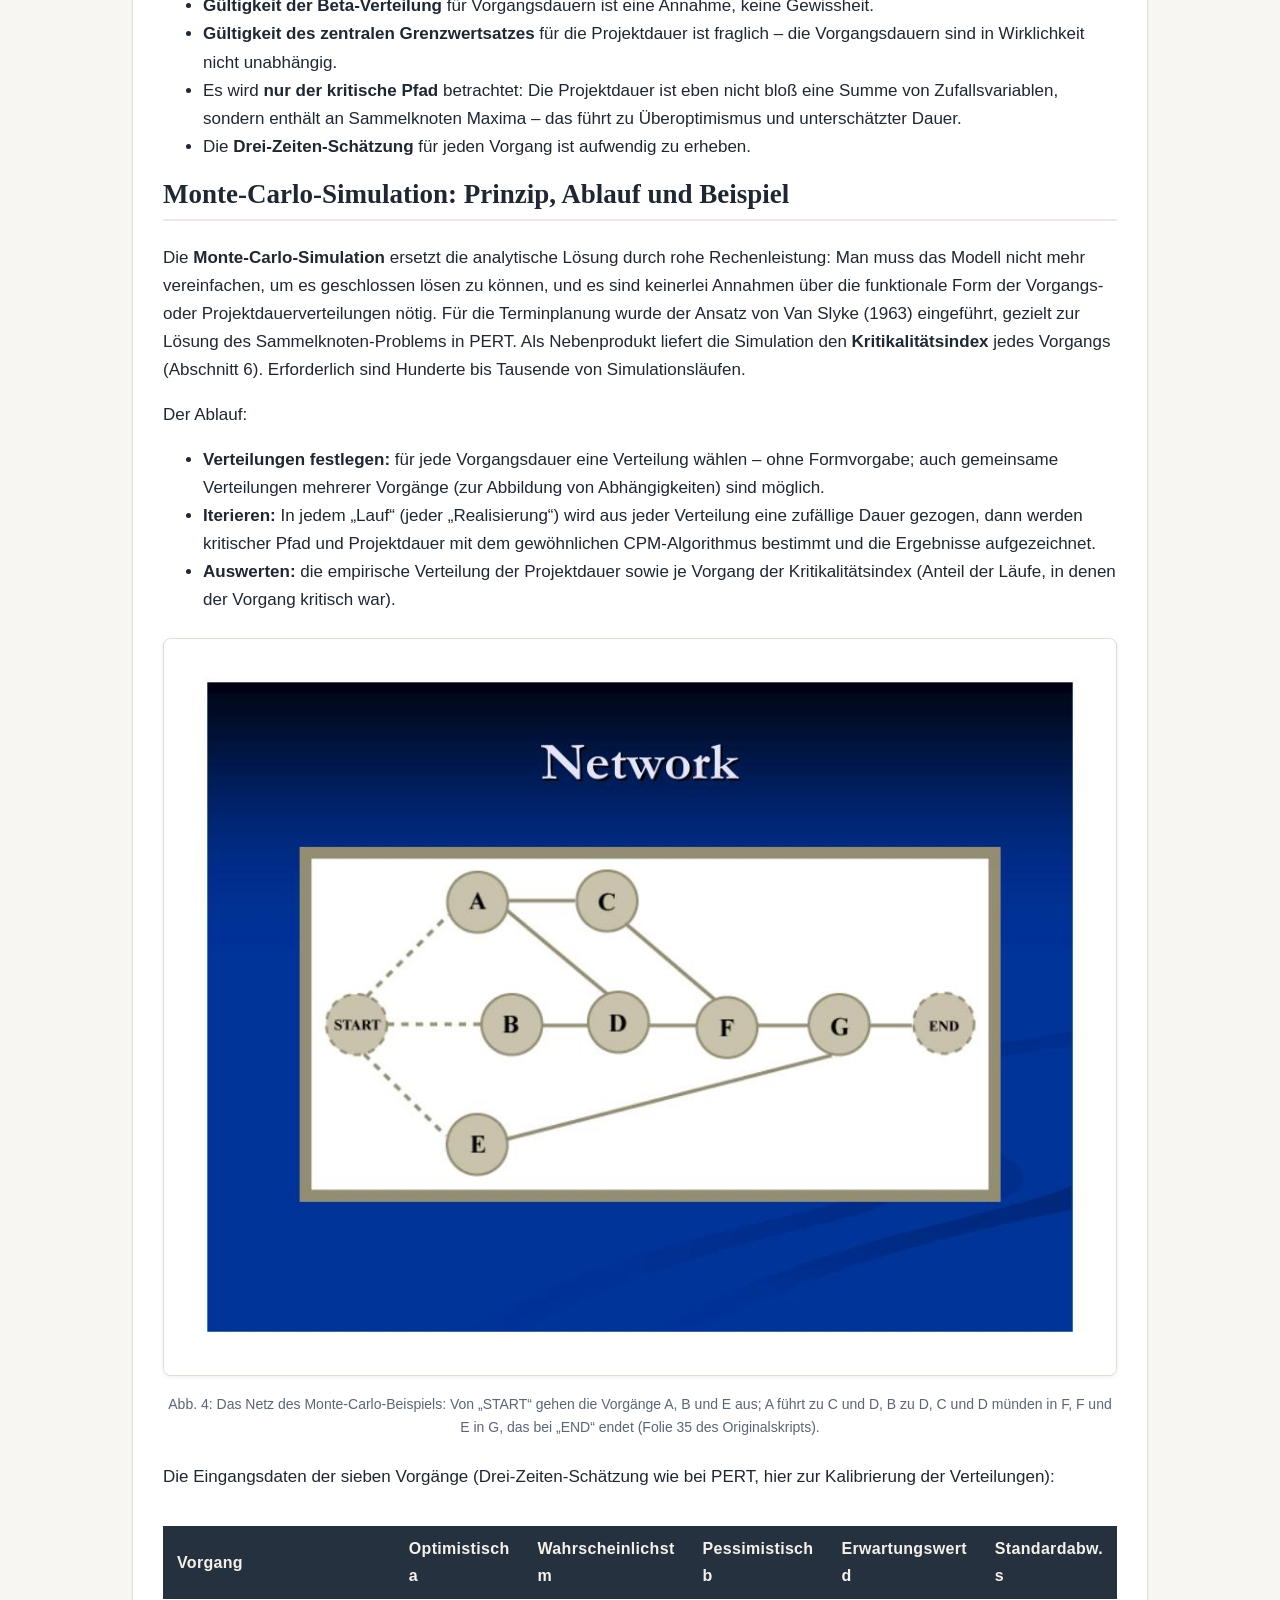
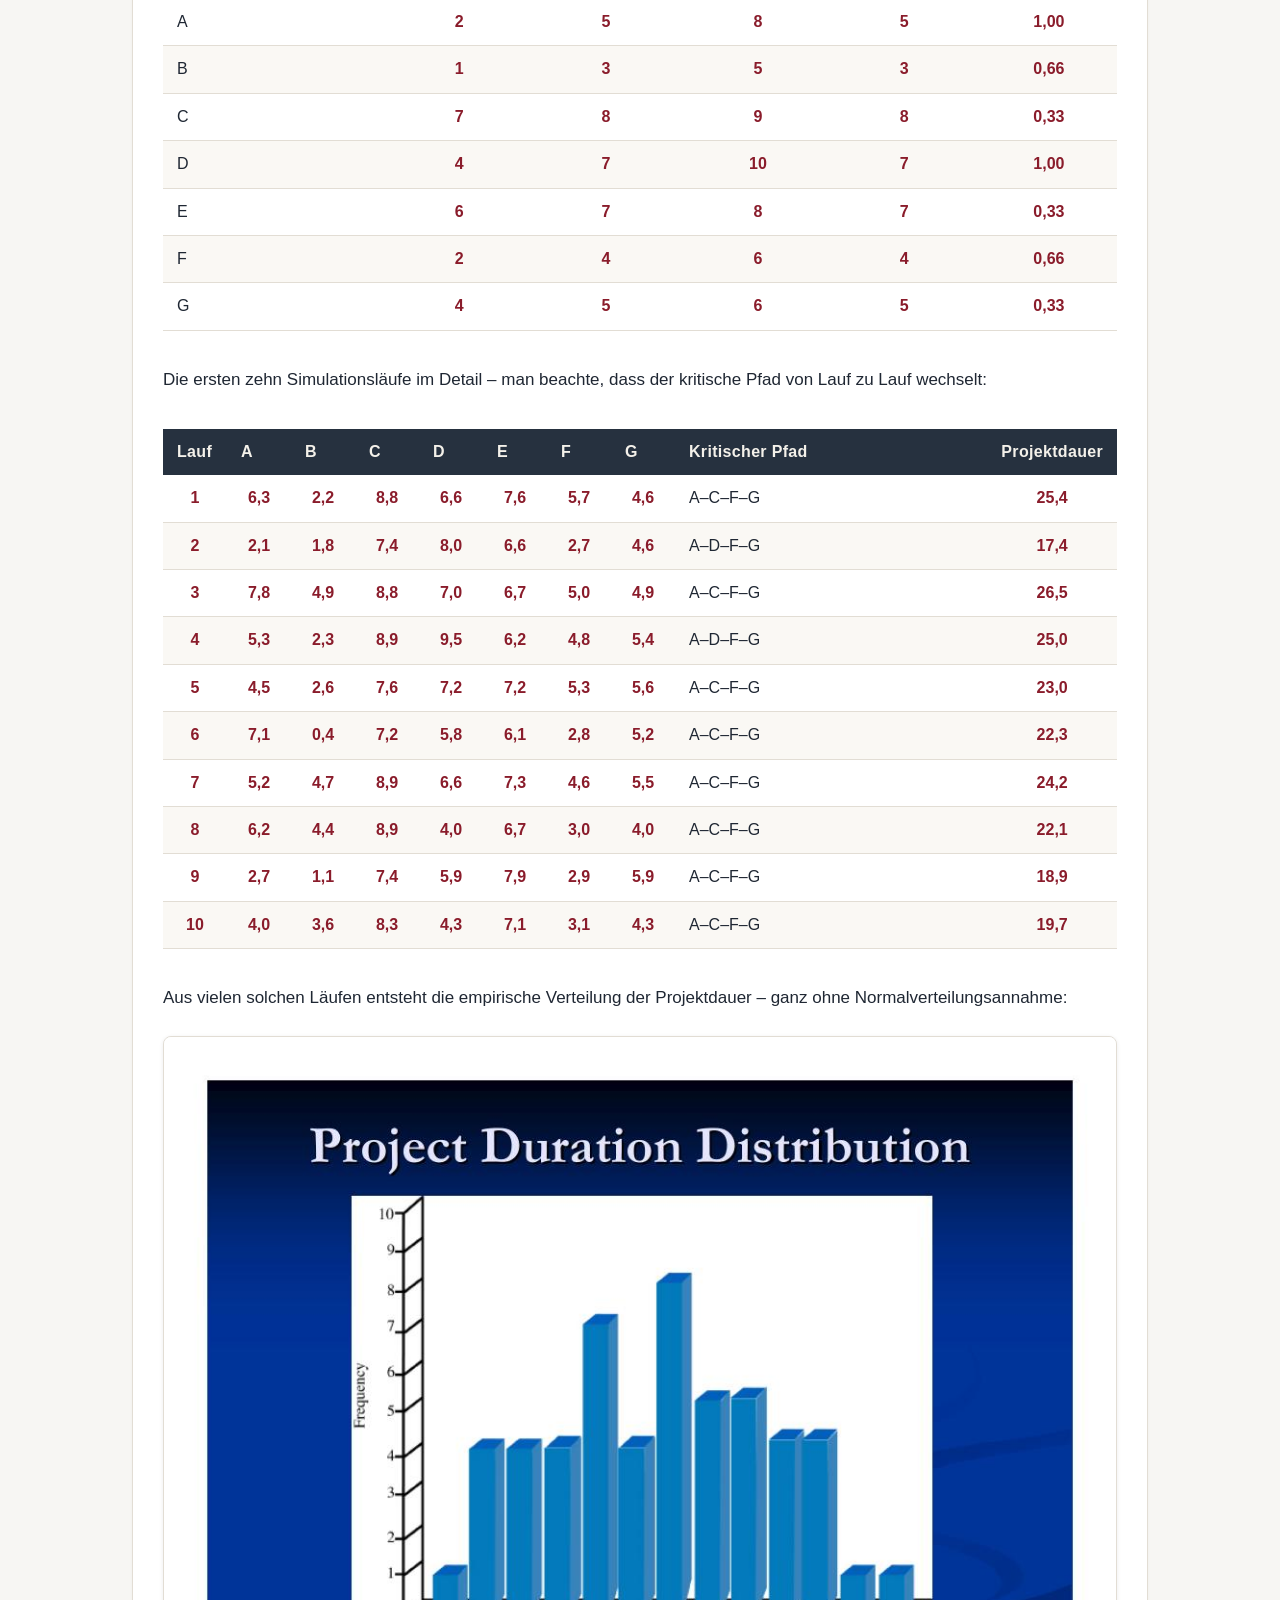
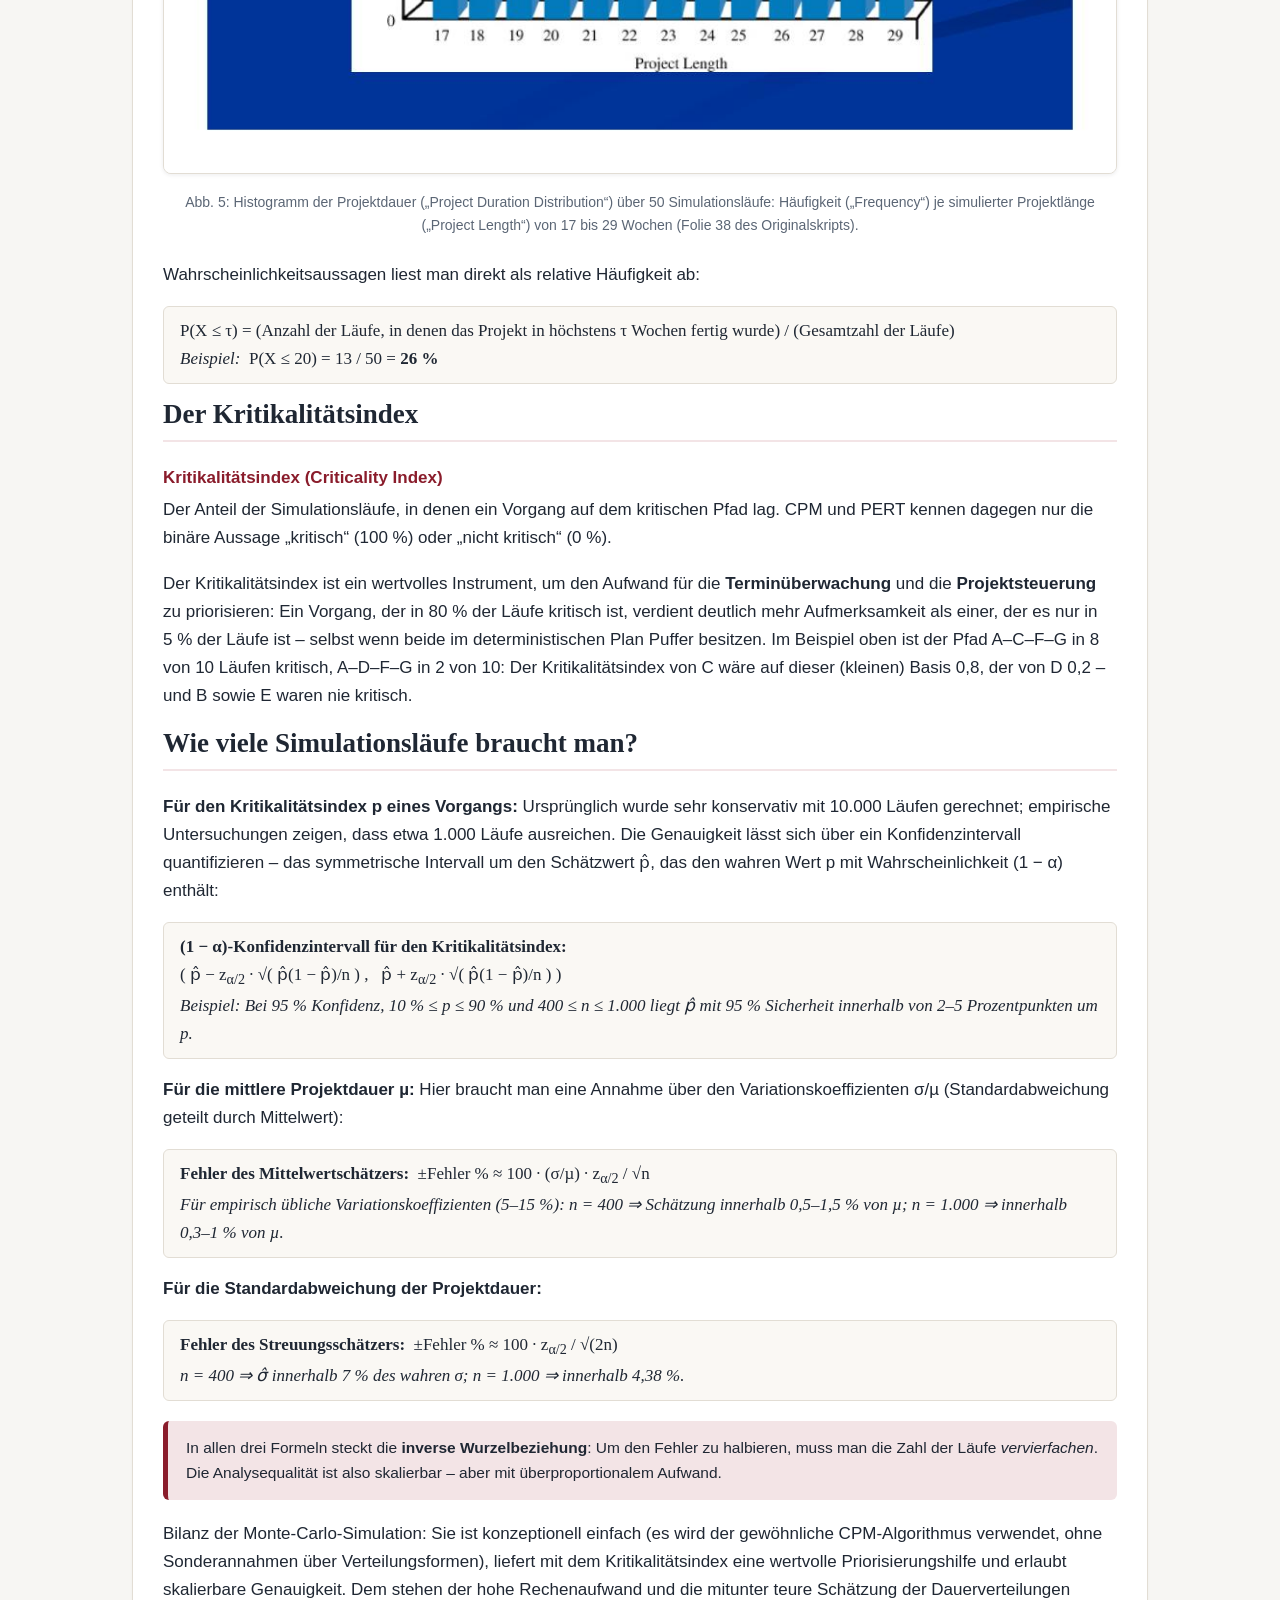
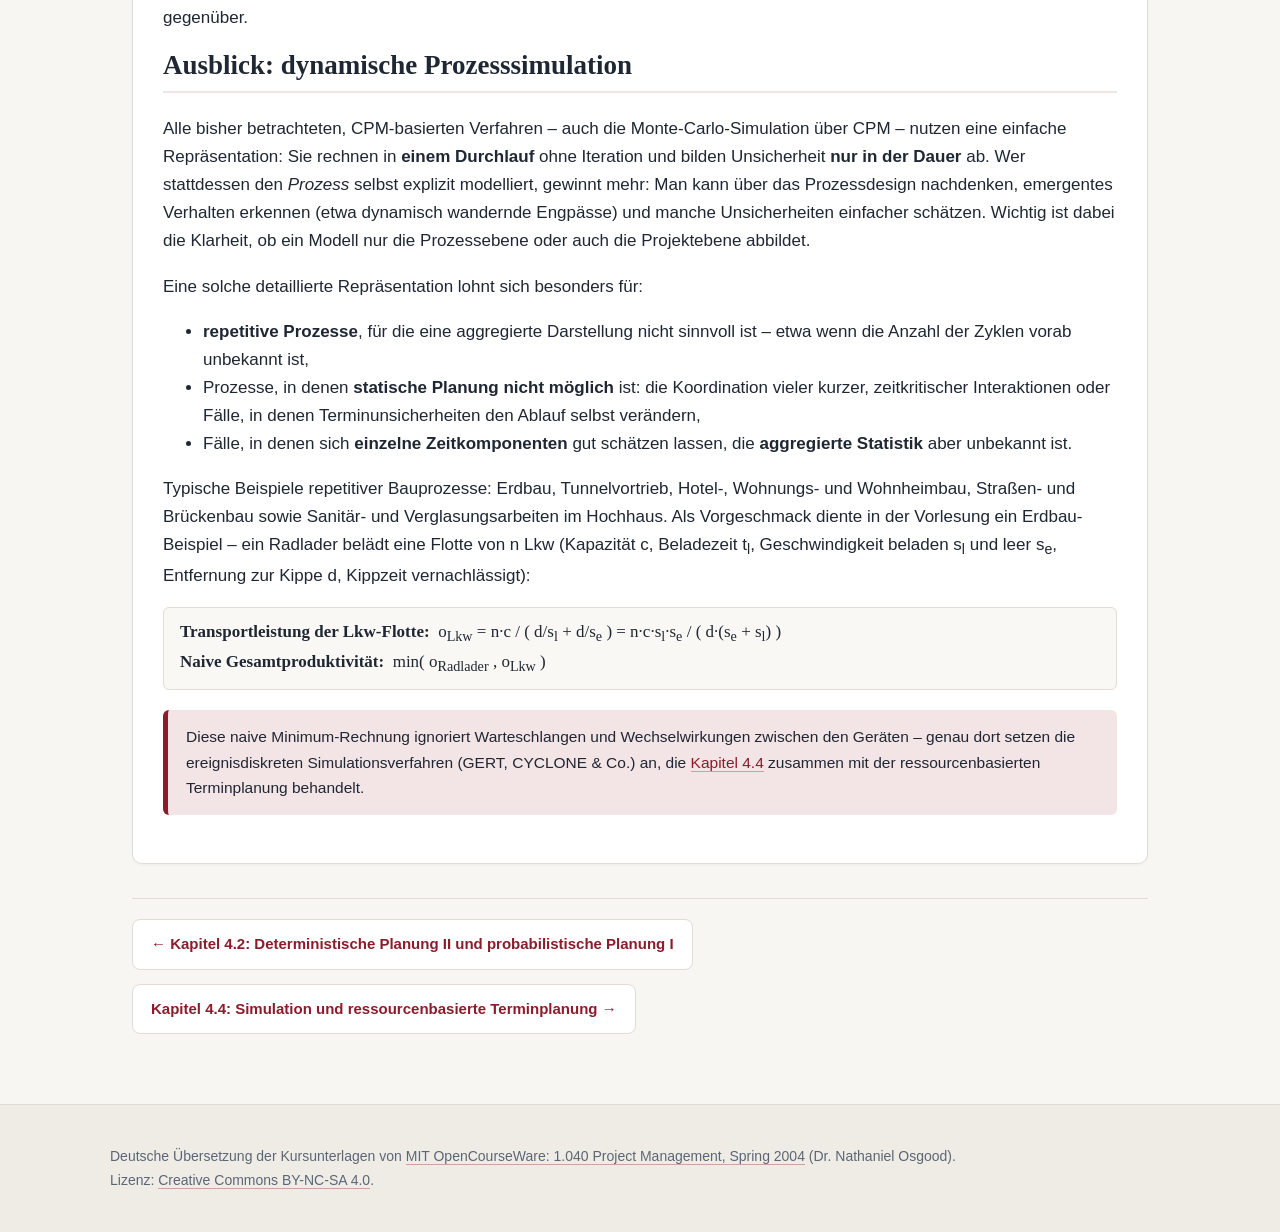
<file: kapitel-4-3.html>
<!DOCTYPE html>
<html lang="de">
<head>
<meta charset="UTF-8">
<meta name="viewport" content="width=device-width, initial-scale=1.0">
<title>Kapitel 4.3: Probabilistische Planung II – Projektmanagement</title>
<meta name="description" content="Kapitel 4.3 des Lernprogramms Projektmanagement: Probabilistische Planung II – vollständig übersetzt und aufbereitet.">
<link rel="stylesheet" href="style.css">
</head>
<body>

<header class="site-header">
  <div class="inner">
    <p class="kicker">Lerneinheit 4 · Projektplanung II: Terminplanung</p>
    <h1>Kapitel 4.3: Probabilistische Planung II</h1>
    <p class="sub">Warum die klassische PERT-Rechnung systematisch zu optimistisch ist – die Sammelknoten-Verzerrung, das PNet-Verfahren und die Monte-Carlo-Simulation mit dem Kritikalitätsindex als praxistauglicher Ausweg.</p>
  </div>
</header>

<nav class="mainnav">
  <div class="inner">
    <a href="index.html">Startseite</a>
    <a href="lehrplan.html">Lehrplan</a>
    <a href="kursplan.html" class="active">Lernpfad</a>
    <a href="vorlesungen.html">Vorlesungsskripte</a>
    <a href="projekt.html">Semesterprojekt</a>
    <a href="literatur.html">Literatur</a>
  </div>
</nav>

<main>
  <p class="breadcrumb"><a href="kursplan.html">Lernpfad</a> › <a href="kursplan.html#le4">Lerneinheit 4</a> › Kapitel 4.3</p>
  <div class="kapitel-meta">
    <span>📄 <a href="pdfs/vorlesung-11-probabilistische-planung-2.pdf">Original-Foliensatz (PDF, englisch)</a></span>
    <span>Vorlesung 11 von 18 · MIT 1.040, Frühjahr 2004</span>
  </div>

  <section class="card">
    <div class="toc">
      <span class="label">Inhalt dieses Kapitels</span>
      <ol>
        <li><a href="#abschnitt-1">PERT im Rückblick: das Handwerkszeug aus Kapitel 4.2</a></li>
        <li><a href="#abschnitt-2">Die Sammelknoten-Verzerrung (Merge Node Bias)</a></li>
        <li><a href="#abschnitt-3">Der naive Mehrpfad-Ansatz – und warum auch er scheitert</a></li>
        <li><a href="#abschnitt-4">Das PNet-Verfahren und die Grenzen von PERT</a></li>
        <li><a href="#abschnitt-5">Monte-Carlo-Simulation: Prinzip, Ablauf und Beispiel</a></li>
        <li><a href="#abschnitt-6">Der Kritikalitätsindex</a></li>
        <li><a href="#abschnitt-7">Wie viele Simulationsläufe braucht man?</a></li>
        <li><a href="#abschnitt-8">Ausblick: dynamische Prozesssimulation</a></li>
      </ol>
    </div>

    <h2 id="abschnitt-1">PERT im Rückblick: das Handwerkszeug aus Kapitel 4.2</h2>
    <p>Dieses Kapitel setzt die probabilistische Terminplanung fort. Die Grundlagen von PERT wurden in <a href="kapitel-4-2.html">Kapitel 4.2</a> eingeführt; hier die Eckpunkte in Kurzform, weil das Folgende unmittelbar darauf aufbaut:</p>
    <ul>
      <li>Jede Vorgangsdauer wird als <strong>betaverteilt</strong> angenommen und aus der Drei-Zeiten-Schätzung (a, m, b) abgeleitet: erwartete Dauer d̄ = (a + 4m + b)/6, Standardabweichung s = (b − a)/6.</li>
      <li>Die <strong>Projektdauer</strong> gilt als näherungsweise <strong>normalverteilt</strong> (zentraler Grenzwertsatz) mit Erwartungswert T<sub>e</sub> aus der gewöhnlichen CPM-Rechnung und Varianz S² als Summe der Varianzen der Vorgänge auf dem kritischen Pfad – unter der Annahme <strong>unabhängiger</strong> Vorgangsdauern.</li>
      <li>Im Beispielprojekt aus Kapitel 4.2 (Vorgänge A–G, kritischer Pfad C–E–G) ergab sich T<sub>e</sub> = 11, S = 0,7817 und z.&nbsp;B. P(T ≤ 10) ≈ 10&nbsp;%.</li>
    </ul>
    <p>Alle diese Rechnungen betrachten ausschließlich <em>einen</em> Pfad – den kritischen. Genau hier liegt das Problem, dem sich dieses Kapitel widmet.</p>

    <h2 id="abschnitt-2">Die Sammelknoten-Verzerrung (Merge Node Bias)</h2>
    <p>Es ist irreführend, für jeden Knoten des kritischen Pfads nur die Varianz <em>eines einzigen</em> Vorgängers zu berücksichtigen. Denn der früheste Start eines Knotens hängt vom <strong>Maximum</strong> der End- (bzw. Start-)zeitpunkte <em>aller</em> Vorgänger ab – auch der nicht kritischen. Formal ist der früheste Start eine Zufallsvariable, die das Maximum mehrerer (nicht unabhängig identisch verteilter) Zufallsvariablen ist. Diese <strong>Sammelknoten-Verzerrung (Merge Node Bias)</strong> fällt umso stärker aus, je …</p>
    <ul>
      <li><strong>mehr Vorgänger</strong> in einem Knoten zusammenlaufen,</li>
      <li><strong>ähnlicher die Termine</strong> der Vorgänger liegen (nahezu gleichzeitige Fertigstellung) und</li>
      <li><strong>unabhängiger</strong> die Vorgänger voneinander sind.</li>
    </ul>
    <div class="note">Konsequenz: PERT liefert einen <strong>unrealistischen Optimismus</strong> – die erwartete Projektdauer wird unterschätzt, und noch stärker verzerrt ist die ausgewiesene Varianz.</div>
    <p>Ein Minimalbeispiel aus der Vorlesung: Vorgang C hat zwei Vorgänger A und B. Der Endtermin von A ist normalverteilt mit N(10;&nbsp;1), der von B mit N(9;&nbsp;3). PERT würde nur den kritischen Vorgänger A ansetzen und für den Start von C den Erwartungswert 10 mit Standardabweichung 1 ausweisen. Tatsächlich gilt aber ES(C) = max(EF(A), EF(B)) – und dieses Maximum hat den Erwartungswert µ = 10,777 bei σ = 1,55. Der Start verschiebt sich also im Mittel spürbar nach hinten, und die Streuung wächst.</p>
    <p>Dass die Verzerrung praktisch relevant ist, zeigt das folgende Beispielnetz in Vorgangspfeil-Darstellung mit einem kritischen und einem beinahe kritischen Pfad:</p>
    <figure class="slide-fig">
      <img src="bilder/kapitel/k43-abb1.jpg" alt="AOA-Netzplan mit eingezeichneten Beta-Verteilungen der Vorgangsdauern und der resultierenden Normalverteilung der Projektdauer mit Erwartungswert 15" loading="lazy">
      <figcaption>Abb. 1: Das Beispielnetz („Sample Problem“) mit der konventionellen PERT-Statistik: Entlang des kritischen Pfads 0–3–7–8 summieren sich die erwarteten Dauern zu E<sub>8</sub> = 2 + 8 + 5 = 15 und die Varianzen zu V<sub>T8</sub> = 0,39 + 1,56 + 0,88 = 2,83; die Projektdauer T<sub>8</sub> wird als Normalverteilung um 15 dargestellt (Folie 17 des Originalskripts).</figcaption>
    </figure>
    <p>Die abgeleiteten Kennwerte beider Pfade – der kritische Pfad 0–3–7–8 und der beinahe kritische Pfad 0–3–4–5–8 – im Vergleich:</p>
    <div class="table-wrap"><table>
      <thead><tr><th rowspan="2">Vorgang</th><th colspan="3">Zeitschätzungen</th><th colspan="2">Pfad 0–3–7–8 (kritisch)</th><th colspan="2">Pfad 0–3–4–5–8</th></tr>
      <tr><th>a</th><th>m</th><th>b</th><th>Mittelwert</th><th>Varianz</th><th>Mittelwert</th><th>Varianz</th></tr></thead>
      <tbody>
        <tr><td>0–3</td><td class="num">1</td><td class="num">2</td><td class="num">3</td><td class="num">2</td><td class="num">0,39</td><td class="num">2</td><td class="num">0,39</td></tr>
        <tr><td>3–7</td><td class="num">6</td><td class="num">8</td><td class="num">10</td><td class="num">8</td><td class="num">1,56</td><td class="num">–</td><td class="num">–</td></tr>
        <tr><td>7–8</td><td class="num">3,5</td><td class="num">5</td><td class="num">6,5</td><td class="num">5</td><td class="num">0,88</td><td class="num">–</td><td class="num">–</td></tr>
        <tr><td>3–4</td><td class="num">1</td><td class="num">4</td><td class="num">13</td><td class="num">–</td><td class="num">–</td><td class="num">5</td><td class="num">14,06</td></tr>
        <tr><td>4–5</td><td class="num">2</td><td class="num">4</td><td class="num">6</td><td class="num">–</td><td class="num">–</td><td class="num">4</td><td class="num">1,56</td></tr>
        <tr><td>5–8</td><td class="num">2</td><td class="num">3</td><td class="num">4</td><td class="num">–</td><td class="num">–</td><td class="num">3</td><td class="num">0,39</td></tr>
        <tr><th>Summe</th><td class="num"></td><td class="num"></td><td class="num"></td><td class="num">15,0</td><td class="num">2,83</td><td class="num">14,0</td><td class="num">16,40</td></tr>
        <tr><th>Standardabweichung</th><td class="num"></td><td class="num"></td><td class="num"></td><td class="num"></td><td class="num">1,68</td><td class="num"></td><td class="num">4,05</td></tr>
      </tbody>
    </table></div>
    <p>Mittelwert und Varianz eines Pfads sind einfach die Summen der Mittelwerte und Varianzen seiner Vorgänge; die Standardabweichung ist die Wurzel der Pfadvarianz. Der zweite Pfad ist im Mittel nur einen Tag kürzer, streut aber wegen des Vorgangs 3–4 (a = 1, b = 13!) enorm. Das Projekt ist erst fertig, wenn <em>beide</em> Pfade fertig sind – die tatsächliche Projektdauer ist das Maximum beider Pfaddauern:</p>
    <figure class="slide-fig">
      <img src="bilder/kapitel/k43-abb2.jpg" alt="Kumulative Wahrscheinlichkeitskurven beider Pfade und ihres Maximums auf logarithmischem Wahrscheinlichkeitspapier" loading="lazy">
      <figcaption>Abb. 2: Kumulative Fertigstellungswahrscheinlichkeit über der geplanten Projektdauer T<sub>s</sub> (Ordinate logarithmisch skaliert, „Log Scale“): kritischer Pfad 0–3–7–8 (Mittelwert 15,0; σ = 1,68), beinahe kritischer Pfad 0–3–4–5–8 („Near Critical Path“, 14,0; σ = 4,05) und die Verteilung des Maximums beider Pfade („Both Paths“, gestrichelt): Mittelwert 16,3 bei σ = 2,38 – das Projekt dauert im Mittel also über einen Tag länger, als die reine PERT-Betrachtung des kritischen Pfads verspricht (Folie 19 des Originalskripts).</figcaption>
    </figure>

    <h2 id="abschnitt-3">Der naive Mehrpfad-Ansatz – und warum auch er scheitert</h2>
    <p>Ein naheliegender Korrekturversuch: Statt nur den kritischen Pfad zu betrachten, berücksichtigt man die Varianz <em>aller</em> Pfade, die in einen Sammelknoten münden, und nimmt an, dass die Unterschreitungswahrscheinlichkeit des Knotens das Produkt der Wahrscheinlichkeiten aller Pfade ist:</p>
    <div class="formel">
      <strong>Naiver Mehrpfad-Ansatz:</strong> &nbsp;P( EF(i) ≤ T ) = <span aria-hidden="true">∏</span><sub>j ∈ Pfade nach i</sub> P( EF(j) ≤ T )
    </div>
    <p>Angewendet auf das PERT-Beispiel aus Kapitel 4.2 (Frage: Wahrscheinlichkeit, vor Tag 10 fertig zu sein): Neben dem kritischen Pfad C–E–G führen auch die Pfade A–D–G und B–G zum Endknoten. Für jeden Pfad rechnet man wie gewohnt:</p>
    <div class="formel">
      <strong>Pfad A–D–G:</strong> &nbsp;T<sub>e</sub> = 2,17 + 2,83 + 2,00 = 7<br>
      S² = V[A] + V[D] + V[G] = 0,25 + 0,25 + 0,11 = 0,6111 &nbsp;⇒&nbsp; S = 0,7817<br>
      P(T ≤ 10) = P( z ≤ (10 − 7)/0,7817 ) = P( z ≤ 3,8378 ) = 0,9999
    </div>
    <div class="formel">
      <strong>Pfad B–G:</strong> &nbsp;T<sub>e</sub> = 6,00 + 2,00 = 8<br>
      S² = V[B] + V[G] = 0,1111 + 0,1111 = 0,2222 &nbsp;⇒&nbsp; S = 0,4714<br>
      P(T ≤ 10) = P( z ≤ (10 − 8)/0,4714 ) = P( z ≤ 4,2429 ) = 0,9999
    </div>
    <div class="formel">
      <strong>Alle drei Pfade kombiniert:</strong><br>
      P<sub>c</sub>(T ≤ 10) = P(T<sub>CEG</sub> ≤ 10) × P(T<sub>ADG</sub> ≤ 10) × P(T<sub>BG</sub> ≤ 10)<br>
      = 0,1003 × 0,9999 × 0,9999 = 0,1003 ≈ <strong>10 %</strong>
    </div>
    <p>Damit das Projekt in 10 Tagen endet, müssen tatsächlich alle drei Pfade in 10 Tagen fertig sein. Aber: Die Produktformel unterstellt, dass die Pfaddauern <strong>unabhängig</strong> sind – und das kann nicht stimmen, sobald sich Pfade <strong>Vorgänge teilen</strong> (hier hängt der Vorgang G in allen drei Pfaden). Wie stark Abhängigkeit und Netzstruktur das Ergebnis verfälschen, zeigt der folgende systematische Vergleich:</p>
    <figure class="slide-fig">
      <img src="bilder/kapitel/k43-abb3.jpg" alt="Drei kleine Netzpläne mit zwei bis drei parallelen Pfaden und Vergleich von PERT-Mittelwert, exaktem Mittelwert und Fehler" loading="lazy">
      <figcaption>Abb. 3: Wirkung paralleler Pfade auf die Sammelknoten-Verzerrung – mit und ohne Korrelation: In allen drei Varianten meldet PERT die Projektdauer 6,00; der exakte Erwartungswert („Exact (mean)“) liegt bei 6,89 / 7,34 / 7,07, der PERT-Fehler also bei 12,9&nbsp;% / 18,2&nbsp;% / 15,2&nbsp;%. Vorgänge der Dauer 2 haben σ = 0,707, Vorgänge der Dauer 4 haben σ = 1,414 (Folie 28 des Originalskripts).</figcaption>
    </figure>

    <h2 id="abschnitt-4">Das PNet-Verfahren und die Grenzen von PERT</h2>
    <p>Als Auswege aus der Sammelknoten-Verzerrung nennt die Vorlesung zwei Verfahren: <strong>PNet</strong> und die <strong>Monte-Carlo-Simulation</strong>. PNet verfeinert den naiven Mehrpfad-Ansatz, indem stark korrelierte (also nicht annähernd unabhängige) Pfade aussortiert werden:</p>
    <ul>
      <li>Alle Pfade P aufzählen, deren Dauer einen Mindestanteil der kritischen Pfaddauer erreicht: Dur(P) &gt; α · Dur(kritischer Pfad).</li>
      <li>Die Pfade nach absteigender Dauer ordnen (bei Gleichstand: nach absteigender naiv geschätzter Varianz).</li>
      <li>Den linearen Korrelationskoeffizienten zwischen den Pfaden berechnen.</li>
      <li>Die Pfade der Reihe nach aufnehmen – und jeden Pfad streichen, dessen Korrelationskoeffizient mit einem bereits aufgenommenen Pfad größer als 0,5 ist.</li>
    </ul>
    <div class="formel">
      <strong>PNet-Schätzung:</strong> &nbsp;P(T ≤ a) = <span aria-hidden="true">∏</span><sub>i = 1…(verbleibende Pfade)</sub> P( p<sub>i</sub> ≤ T )
    </div>
    <p>Zusammengefasst leidet PERT – trotz seiner analytischen Eleganz – an vier grundsätzlichen Schwächen:</p>
    <ul>
      <li><strong>Gültigkeit der Beta-Verteilung</strong> für Vorgangsdauern ist eine Annahme, keine Gewissheit.</li>
      <li><strong>Gültigkeit des zentralen Grenzwertsatzes</strong> für die Projektdauer ist fraglich – die Vorgangsdauern sind in Wirklichkeit nicht unabhängig.</li>
      <li>Es wird <strong>nur der kritische Pfad</strong> betrachtet: Die Projektdauer ist eben nicht bloß eine Summe von Zufallsvariablen, sondern enthält an Sammelknoten Maxima – das führt zu Überoptimismus und unterschätzter Dauer.</li>
      <li>Die <strong>Drei-Zeiten-Schätzung</strong> für jeden Vorgang ist aufwendig zu erheben.</li>
    </ul>

    <h2 id="abschnitt-5">Monte-Carlo-Simulation: Prinzip, Ablauf und Beispiel</h2>
    <p>Die <strong>Monte-Carlo-Simulation</strong> ersetzt die analytische Lösung durch rohe Rechenleistung: Man muss das Modell nicht mehr vereinfachen, um es geschlossen lösen zu können, und es sind keinerlei Annahmen über die funktionale Form der Vorgangs- oder Projektdauerverteilungen nötig. Für die Terminplanung wurde der Ansatz von Van Slyke (1963) eingeführt, gezielt zur Lösung des Sammelknoten-Problems in PERT. Als Nebenprodukt liefert die Simulation den <strong>Kritikalitätsindex</strong> jedes Vorgangs (Abschnitt 6). Erforderlich sind Hunderte bis Tausende von Simulationsläufen.</p>
    <p>Der Ablauf:</p>
    <ul>
      <li><strong>Verteilungen festlegen:</strong> für jede Vorgangsdauer eine Verteilung wählen – ohne Formvorgabe; auch gemeinsame Verteilungen mehrerer Vorgänge (zur Abbildung von Abhängigkeiten) sind möglich.</li>
      <li><strong>Iterieren:</strong> In jedem „Lauf“ (jeder „Realisierung“) wird aus jeder Verteilung eine zufällige Dauer gezogen, dann werden kritischer Pfad und Projektdauer mit dem gewöhnlichen CPM-Algorithmus bestimmt und die Ergebnisse aufgezeichnet.</li>
      <li><strong>Auswerten:</strong> die empirische Verteilung der Projektdauer sowie je Vorgang der Kritikalitätsindex (Anteil der Läufe, in denen der Vorgang kritisch war).</li>
    </ul>
    <figure class="slide-fig">
      <img src="bilder/kapitel/k43-abb4.jpg" alt="Netzplan des Monte-Carlo-Beispiels mit den Vorgängen A bis G zwischen Start- und Endknoten" loading="lazy">
      <figcaption>Abb. 4: Das Netz des Monte-Carlo-Beispiels: Von „START“ gehen die Vorgänge A, B und E aus; A führt zu C und D, B zu D, C und D münden in F, F und E in G, das bei „END“ endet (Folie 35 des Originalskripts).</figcaption>
    </figure>
    <p>Die Eingangsdaten der sieben Vorgänge (Drei-Zeiten-Schätzung wie bei PERT, hier zur Kalibrierung der Verteilungen):</p>
    <div class="table-wrap"><table>
      <thead><tr><th>Vorgang</th><th>Optimistisch a</th><th>Wahrscheinlichst m</th><th>Pessimistisch b</th><th>Erwartungswert d</th><th>Standardabw. s</th></tr></thead>
      <tbody>
        <tr><td>A</td><td class="num">2</td><td class="num">5</td><td class="num">8</td><td class="num">5</td><td class="num">1,00</td></tr>
        <tr><td>B</td><td class="num">1</td><td class="num">3</td><td class="num">5</td><td class="num">3</td><td class="num">0,66</td></tr>
        <tr><td>C</td><td class="num">7</td><td class="num">8</td><td class="num">9</td><td class="num">8</td><td class="num">0,33</td></tr>
        <tr><td>D</td><td class="num">4</td><td class="num">7</td><td class="num">10</td><td class="num">7</td><td class="num">1,00</td></tr>
        <tr><td>E</td><td class="num">6</td><td class="num">7</td><td class="num">8</td><td class="num">7</td><td class="num">0,33</td></tr>
        <tr><td>F</td><td class="num">2</td><td class="num">4</td><td class="num">6</td><td class="num">4</td><td class="num">0,66</td></tr>
        <tr><td>G</td><td class="num">4</td><td class="num">5</td><td class="num">6</td><td class="num">5</td><td class="num">0,33</td></tr>
      </tbody>
    </table></div>
    <p>Die ersten zehn Simulationsläufe im Detail – man beachte, dass der kritische Pfad von Lauf zu Lauf wechselt:</p>
    <div class="table-wrap"><table>
      <thead><tr><th>Lauf</th><th>A</th><th>B</th><th>C</th><th>D</th><th>E</th><th>F</th><th>G</th><th>Kritischer Pfad</th><th>Projektdauer</th></tr></thead>
      <tbody>
        <tr><td class="num">1</td><td class="num">6,3</td><td class="num">2,2</td><td class="num">8,8</td><td class="num">6,6</td><td class="num">7,6</td><td class="num">5,7</td><td class="num">4,6</td><td>A–C–F–G</td><td class="num">25,4</td></tr>
        <tr><td class="num">2</td><td class="num">2,1</td><td class="num">1,8</td><td class="num">7,4</td><td class="num">8,0</td><td class="num">6,6</td><td class="num">2,7</td><td class="num">4,6</td><td>A–D–F–G</td><td class="num">17,4</td></tr>
        <tr><td class="num">3</td><td class="num">7,8</td><td class="num">4,9</td><td class="num">8,8</td><td class="num">7,0</td><td class="num">6,7</td><td class="num">5,0</td><td class="num">4,9</td><td>A–C–F–G</td><td class="num">26,5</td></tr>
        <tr><td class="num">4</td><td class="num">5,3</td><td class="num">2,3</td><td class="num">8,9</td><td class="num">9,5</td><td class="num">6,2</td><td class="num">4,8</td><td class="num">5,4</td><td>A–D–F–G</td><td class="num">25,0</td></tr>
        <tr><td class="num">5</td><td class="num">4,5</td><td class="num">2,6</td><td class="num">7,6</td><td class="num">7,2</td><td class="num">7,2</td><td class="num">5,3</td><td class="num">5,6</td><td>A–C–F–G</td><td class="num">23,0</td></tr>
        <tr><td class="num">6</td><td class="num">7,1</td><td class="num">0,4</td><td class="num">7,2</td><td class="num">5,8</td><td class="num">6,1</td><td class="num">2,8</td><td class="num">5,2</td><td>A–C–F–G</td><td class="num">22,3</td></tr>
        <tr><td class="num">7</td><td class="num">5,2</td><td class="num">4,7</td><td class="num">8,9</td><td class="num">6,6</td><td class="num">7,3</td><td class="num">4,6</td><td class="num">5,5</td><td>A–C–F–G</td><td class="num">24,2</td></tr>
        <tr><td class="num">8</td><td class="num">6,2</td><td class="num">4,4</td><td class="num">8,9</td><td class="num">4,0</td><td class="num">6,7</td><td class="num">3,0</td><td class="num">4,0</td><td>A–C–F–G</td><td class="num">22,1</td></tr>
        <tr><td class="num">9</td><td class="num">2,7</td><td class="num">1,1</td><td class="num">7,4</td><td class="num">5,9</td><td class="num">7,9</td><td class="num">2,9</td><td class="num">5,9</td><td>A–C–F–G</td><td class="num">18,9</td></tr>
        <tr><td class="num">10</td><td class="num">4,0</td><td class="num">3,6</td><td class="num">8,3</td><td class="num">4,3</td><td class="num">7,1</td><td class="num">3,1</td><td class="num">4,3</td><td>A–C–F–G</td><td class="num">19,7</td></tr>
      </tbody>
    </table></div>
    <p>Aus vielen solchen Läufen entsteht die empirische Verteilung der Projektdauer – ganz ohne Normalverteilungsannahme:</p>
    <figure class="slide-fig">
      <img src="bilder/kapitel/k43-abb5.jpg" alt="Histogramm der simulierten Projektdauern zwischen 17 und 29 Wochen mit Häufigkeitsspitzen bei 21 und 23 Wochen" loading="lazy">
      <figcaption>Abb. 5: Histogramm der Projektdauer („Project Duration Distribution“) über 50 Simulationsläufe: Häufigkeit („Frequency“) je simulierter Projektlänge („Project Length“) von 17 bis 29 Wochen (Folie 38 des Originalskripts).</figcaption>
    </figure>
    <p>Wahrscheinlichkeitsaussagen liest man direkt als relative Häufigkeit ab:</p>
    <div class="formel">
      P(X ≤ τ) = (Anzahl der Läufe, in denen das Projekt in höchstens τ Wochen fertig wurde) / (Gesamtzahl der Läufe)<br>
      <em>Beispiel:</em> &nbsp;P(X ≤ 20) = 13 / 50 = <strong>26 %</strong>
    </div>

    <h2 id="abschnitt-6">Der Kritikalitätsindex</h2>
    <dl class="begriffe">
      <dt>Kritikalitätsindex (Criticality Index)</dt>
      <dd>Der Anteil der Simulationsläufe, in denen ein Vorgang auf dem kritischen Pfad lag. CPM und PERT kennen dagegen nur die binäre Aussage „kritisch“ (100&nbsp;%) oder „nicht kritisch“ (0&nbsp;%).</dd>
    </dl>
    <p>Der Kritikalitätsindex ist ein wertvolles Instrument, um den Aufwand für die <strong>Terminüberwachung</strong> und die <strong>Projektsteuerung</strong> zu priorisieren: Ein Vorgang, der in 80&nbsp;% der Läufe kritisch ist, verdient deutlich mehr Aufmerksamkeit als einer, der es nur in 5&nbsp;% der Läufe ist – selbst wenn beide im deterministischen Plan Puffer besitzen. Im Beispiel oben ist der Pfad A–C–F–G in 8 von 10 Läufen kritisch, A–D–F–G in 2 von 10: Der Kritikalitätsindex von C wäre auf dieser (kleinen) Basis 0,8, der von D 0,2 – und B sowie E waren nie kritisch.</p>

    <h2 id="abschnitt-7">Wie viele Simulationsläufe braucht man?</h2>
    <p><strong>Für den Kritikalitätsindex p eines Vorgangs:</strong> Ursprünglich wurde sehr konservativ mit 10.000 Läufen gerechnet; empirische Untersuchungen zeigen, dass etwa 1.000 Läufe ausreichen. Die Genauigkeit lässt sich über ein Konfidenzintervall quantifizieren – das symmetrische Intervall um den Schätzwert p̂, das den wahren Wert p mit Wahrscheinlichkeit (1 − α) enthält:</p>
    <div class="formel">
      <strong>(1 − α)-Konfidenzintervall für den Kritikalitätsindex:</strong><br>
      ( p̂ − z<sub>α/2</sub> · √( p̂(1 − p̂)/n ) , &nbsp; p̂ + z<sub>α/2</sub> · √( p̂(1 − p̂)/n ) )<br>
      <em>Beispiel: Bei 95 % Konfidenz, 10 % ≤ p ≤ 90 % und 400 ≤ n ≤ 1.000 liegt p̂ mit 95 % Sicherheit innerhalb von 2–5 Prozentpunkten um p.</em>
    </div>
    <p><strong>Für die mittlere Projektdauer µ:</strong> Hier braucht man eine Annahme über den Variationskoeffizienten σ/µ (Standardabweichung geteilt durch Mittelwert):</p>
    <div class="formel">
      <strong>Fehler des Mittelwertschätzers:</strong> &nbsp;±Fehler % ≈ 100 · (σ/µ) · z<sub>α/2</sub> / √n<br>
      <em>Für empirisch übliche Variationskoeffizienten (5–15 %): n = 400 ⇒ Schätzung innerhalb 0,5–1,5 % von µ; n = 1.000 ⇒ innerhalb 0,3–1 % von µ.</em>
    </div>
    <p><strong>Für die Standardabweichung der Projektdauer:</strong></p>
    <div class="formel">
      <strong>Fehler des Streuungsschätzers:</strong> &nbsp;±Fehler % ≈ 100 · z<sub>α/2</sub> / √(2n)<br>
      <em>n = 400 ⇒ σ̂ innerhalb 7 % des wahren σ; n = 1.000 ⇒ innerhalb 4,38 %.</em>
    </div>
    <div class="note">In allen drei Formeln steckt die <strong>inverse Wurzelbeziehung</strong>: Um den Fehler zu halbieren, muss man die Zahl der Läufe <em>vervierfachen</em>. Die Analysequalität ist also skalierbar – aber mit überproportionalem Aufwand.</div>
    <p>Bilanz der Monte-Carlo-Simulation: Sie ist konzeptionell einfach (es wird der gewöhnliche CPM-Algorithmus verwendet, ohne Sonderannahmen über Verteilungsformen), liefert mit dem Kritikalitätsindex eine wertvolle Priorisierungshilfe und erlaubt skalierbare Genauigkeit. Dem stehen der hohe Rechenaufwand und die mitunter teure Schätzung der Dauerverteilungen gegenüber.</p>

    <h2 id="abschnitt-8">Ausblick: dynamische Prozesssimulation</h2>
    <p>Alle bisher betrachteten, CPM-basierten Verfahren – auch die Monte-Carlo-Simulation über CPM – nutzen eine einfache Repräsentation: Sie rechnen in <strong>einem Durchlauf</strong> ohne Iteration und bilden Unsicherheit <strong>nur in der Dauer</strong> ab. Wer stattdessen den <em>Prozess</em> selbst explizit modelliert, gewinnt mehr: Man kann über das Prozessdesign nachdenken, emergentes Verhalten erkennen (etwa dynamisch wandernde Engpässe) und manche Unsicherheiten einfacher schätzen. Wichtig ist dabei die Klarheit, ob ein Modell nur die Prozessebene oder auch die Projektebene abbildet.</p>
    <p>Eine solche detaillierte Repräsentation lohnt sich besonders für:</p>
    <ul>
      <li><strong>repetitive Prozesse</strong>, für die eine aggregierte Darstellung nicht sinnvoll ist – etwa wenn die Anzahl der Zyklen vorab unbekannt ist,</li>
      <li>Prozesse, in denen <strong>statische Planung nicht möglich</strong> ist: die Koordination vieler kurzer, zeitkritischer Interaktionen oder Fälle, in denen Terminunsicherheiten den Ablauf selbst verändern,</li>
      <li>Fälle, in denen sich <strong>einzelne Zeitkomponenten</strong> gut schätzen lassen, die <strong>aggregierte Statistik</strong> aber unbekannt ist.</li>
    </ul>
    <p>Typische Beispiele repetitiver Bauprozesse: Erdbau, Tunnelvortrieb, Hotel-, Wohnungs- und Wohnheimbau, Straßen- und Brückenbau sowie Sanitär- und Verglasungsarbeiten im Hochhaus. Als Vorgeschmack diente in der Vorlesung ein Erdbau-Beispiel – ein Radlader belädt eine Flotte von n Lkw (Kapazität c, Beladezeit t<sub>l</sub>, Geschwindigkeit beladen s<sub>l</sub> und leer s<sub>e</sub>, Entfernung zur Kippe d, Kippzeit vernachlässigt):</p>
    <div class="formel">
      <strong>Transportleistung der Lkw-Flotte:</strong> &nbsp;o<sub>Lkw</sub> = n·c / ( d/s<sub>l</sub> + d/s<sub>e</sub> ) = n·c·s<sub>l</sub>·s<sub>e</sub> / ( d·(s<sub>e</sub> + s<sub>l</sub>) )<br>
      <strong>Naive Gesamtproduktivität:</strong> &nbsp;min( o<sub>Radlader</sub> , o<sub>Lkw</sub> )
    </div>
    <div class="note">Diese naive Minimum-Rechnung ignoriert Warteschlangen und Wechselwirkungen zwischen den Geräten – genau dort setzen die ereignisdiskreten Simulationsverfahren (GERT, CYCLONE &amp; Co.) an, die <a href="kapitel-4-4.html">Kapitel 4.4</a> zusammen mit der ressourcenbasierten Terminplanung behandelt.</div>
  </section>

  <nav class="prevnext">
    <a href="kapitel-4-2.html">← Kapitel 4.2: Deterministische Planung II und probabilistische Planung I</a>
    <span class="spacer"></span>
    <a href="kapitel-4-4.html">Kapitel 4.4: Simulation und ressourcenbasierte Terminplanung →</a>
  </nav>
</main>

<footer>
  <div class="inner">
    <p>Deutsche Übersetzung der Kursunterlagen von <a href="https://ocw.mit.edu/courses/1-040-project-management-spring-2004/" target="_blank" rel="noopener">MIT OpenCourseWare: 1.040 Project Management, Spring 2004</a> (Dr.&nbsp;Nathaniel Osgood).<br>
    Lizenz: <a href="https://creativecommons.org/licenses/by-nc-sa/4.0/" target="_blank" rel="noopener">Creative Commons BY-NC-SA 4.0</a>.</p>
  </div>
</footer>

</body>
</html>
</file>
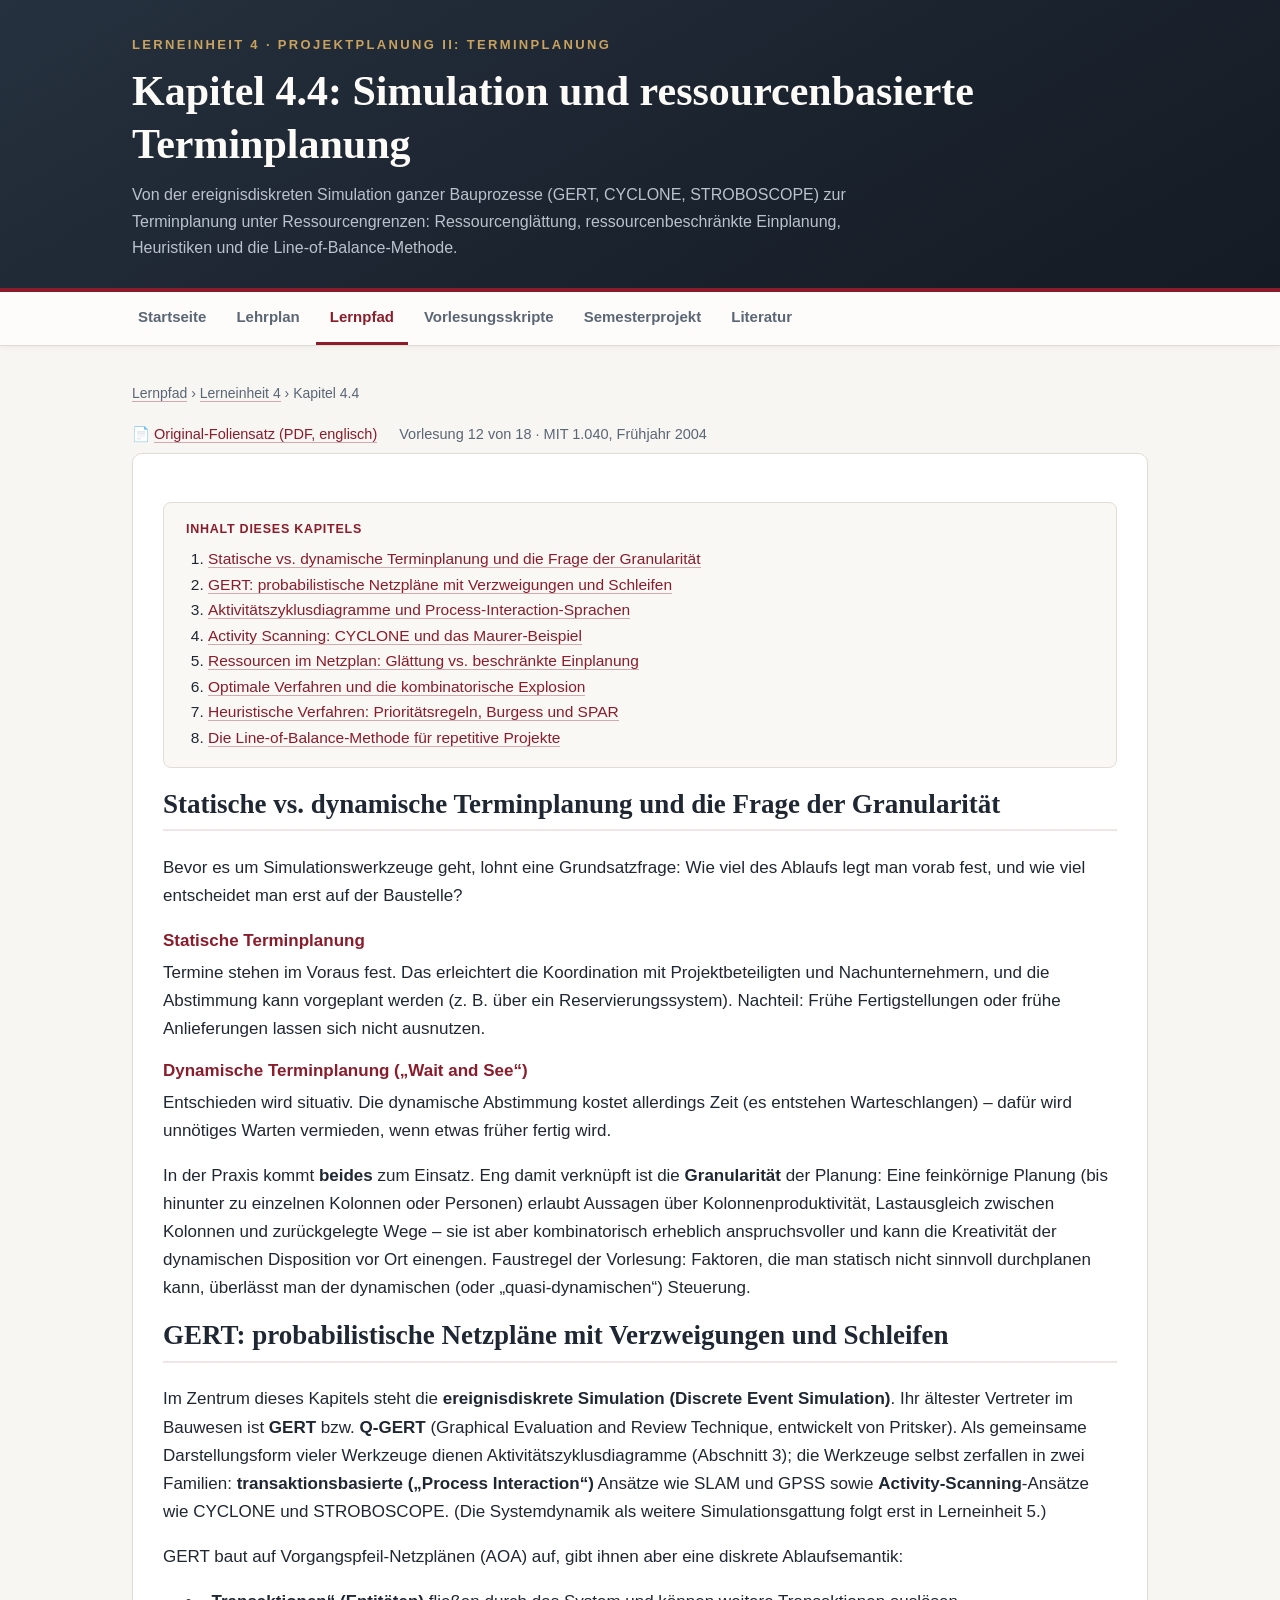
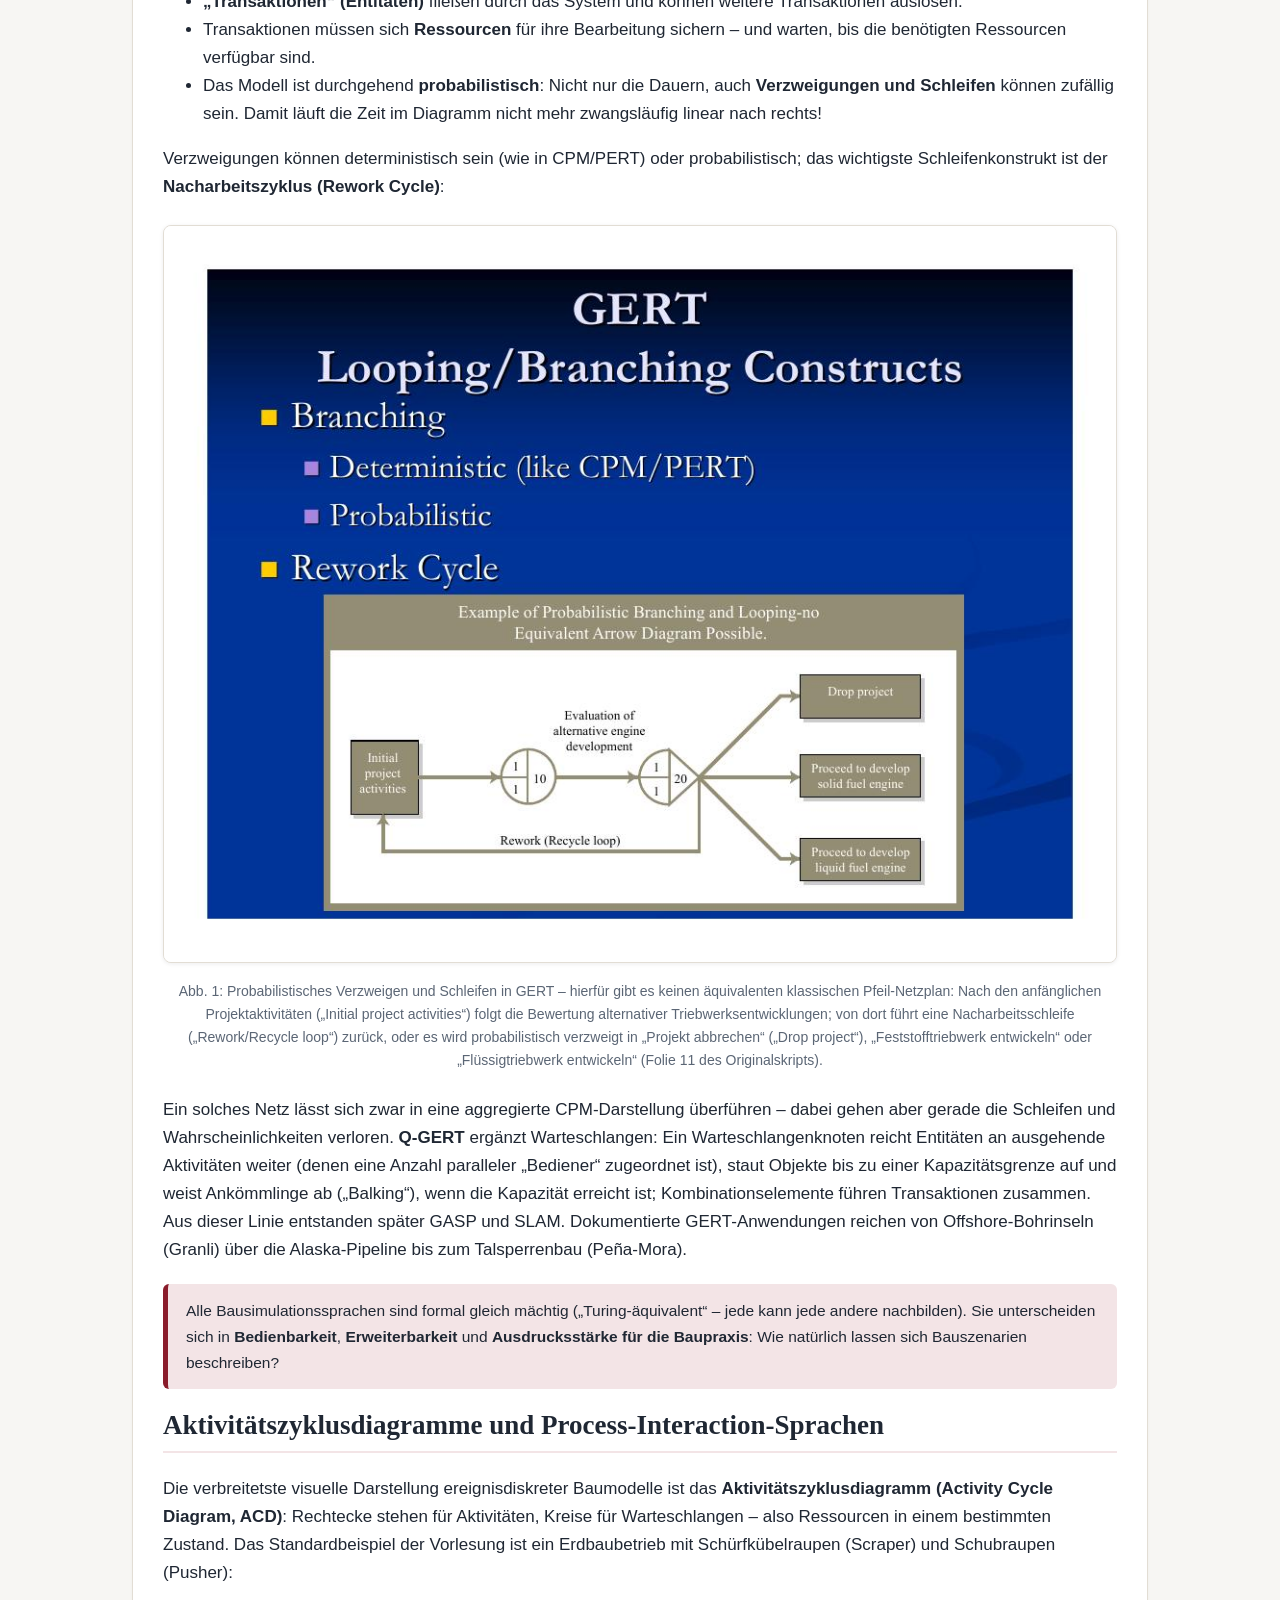
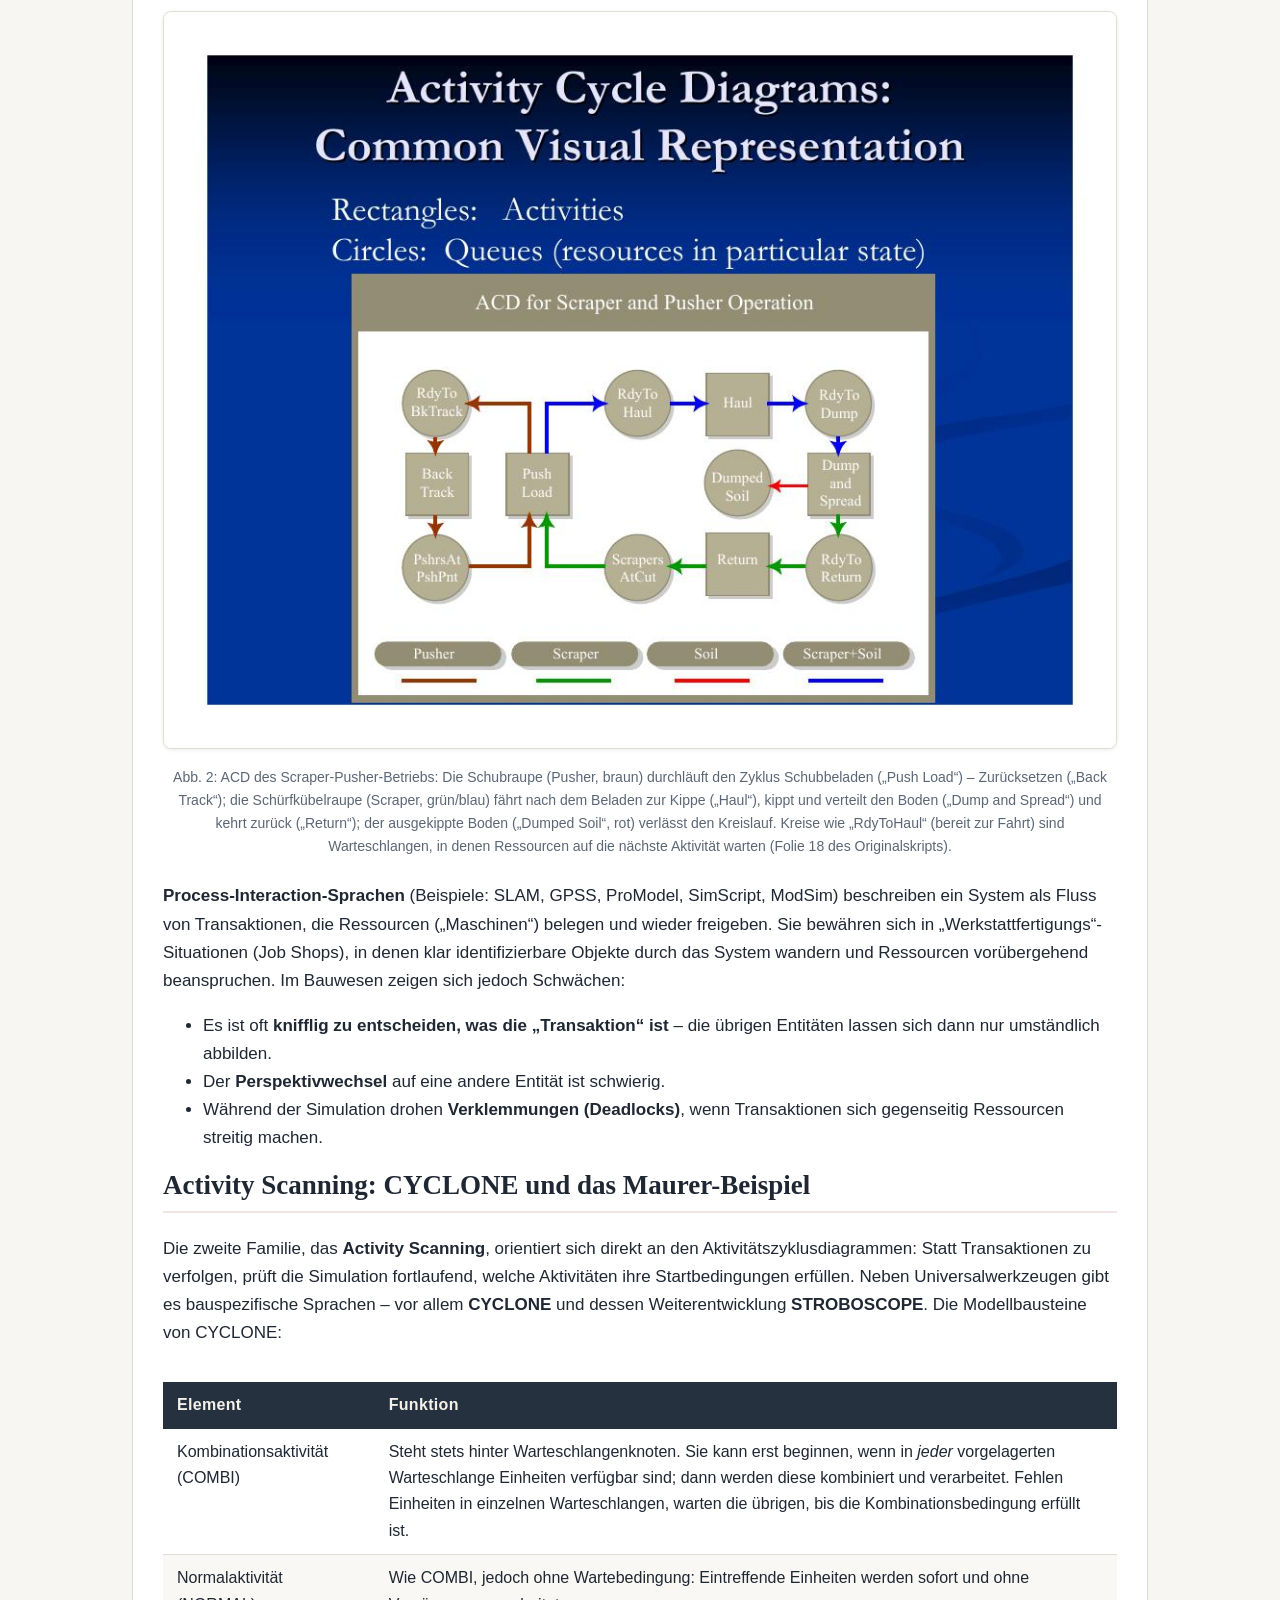
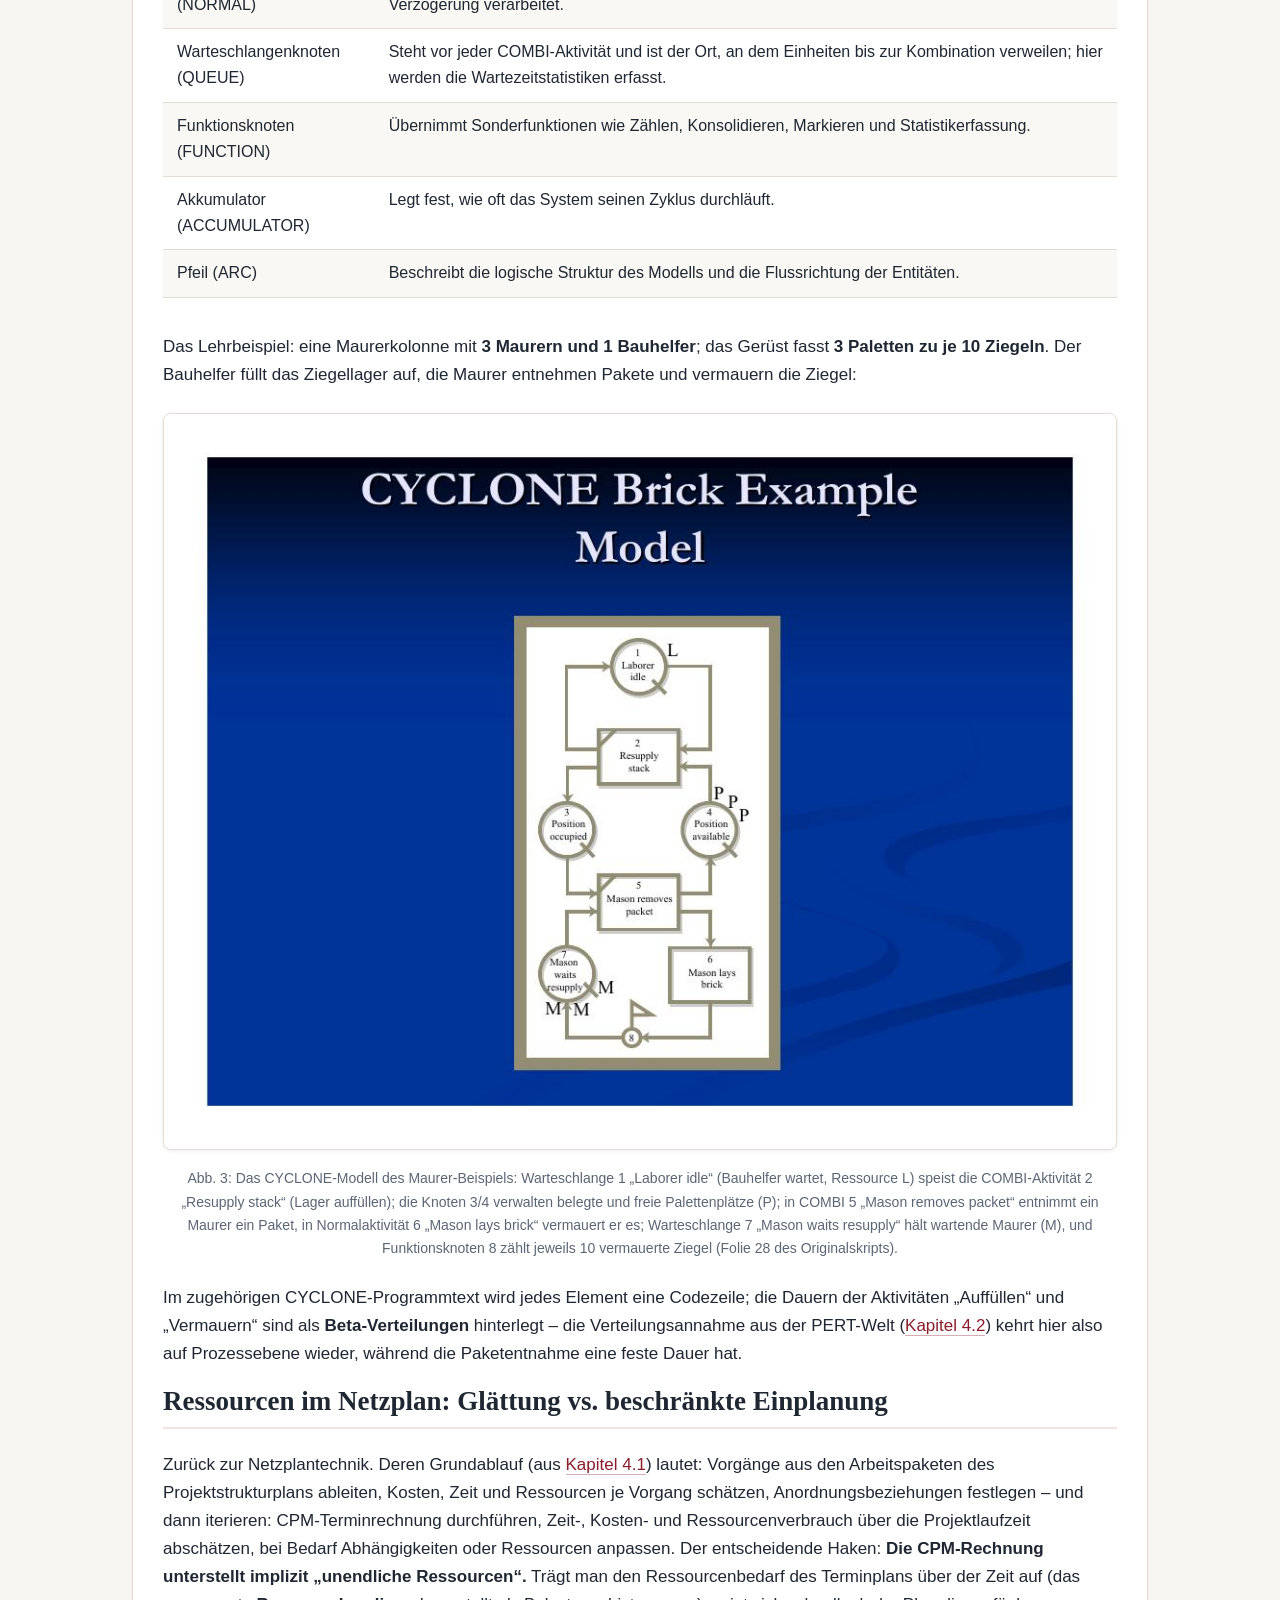
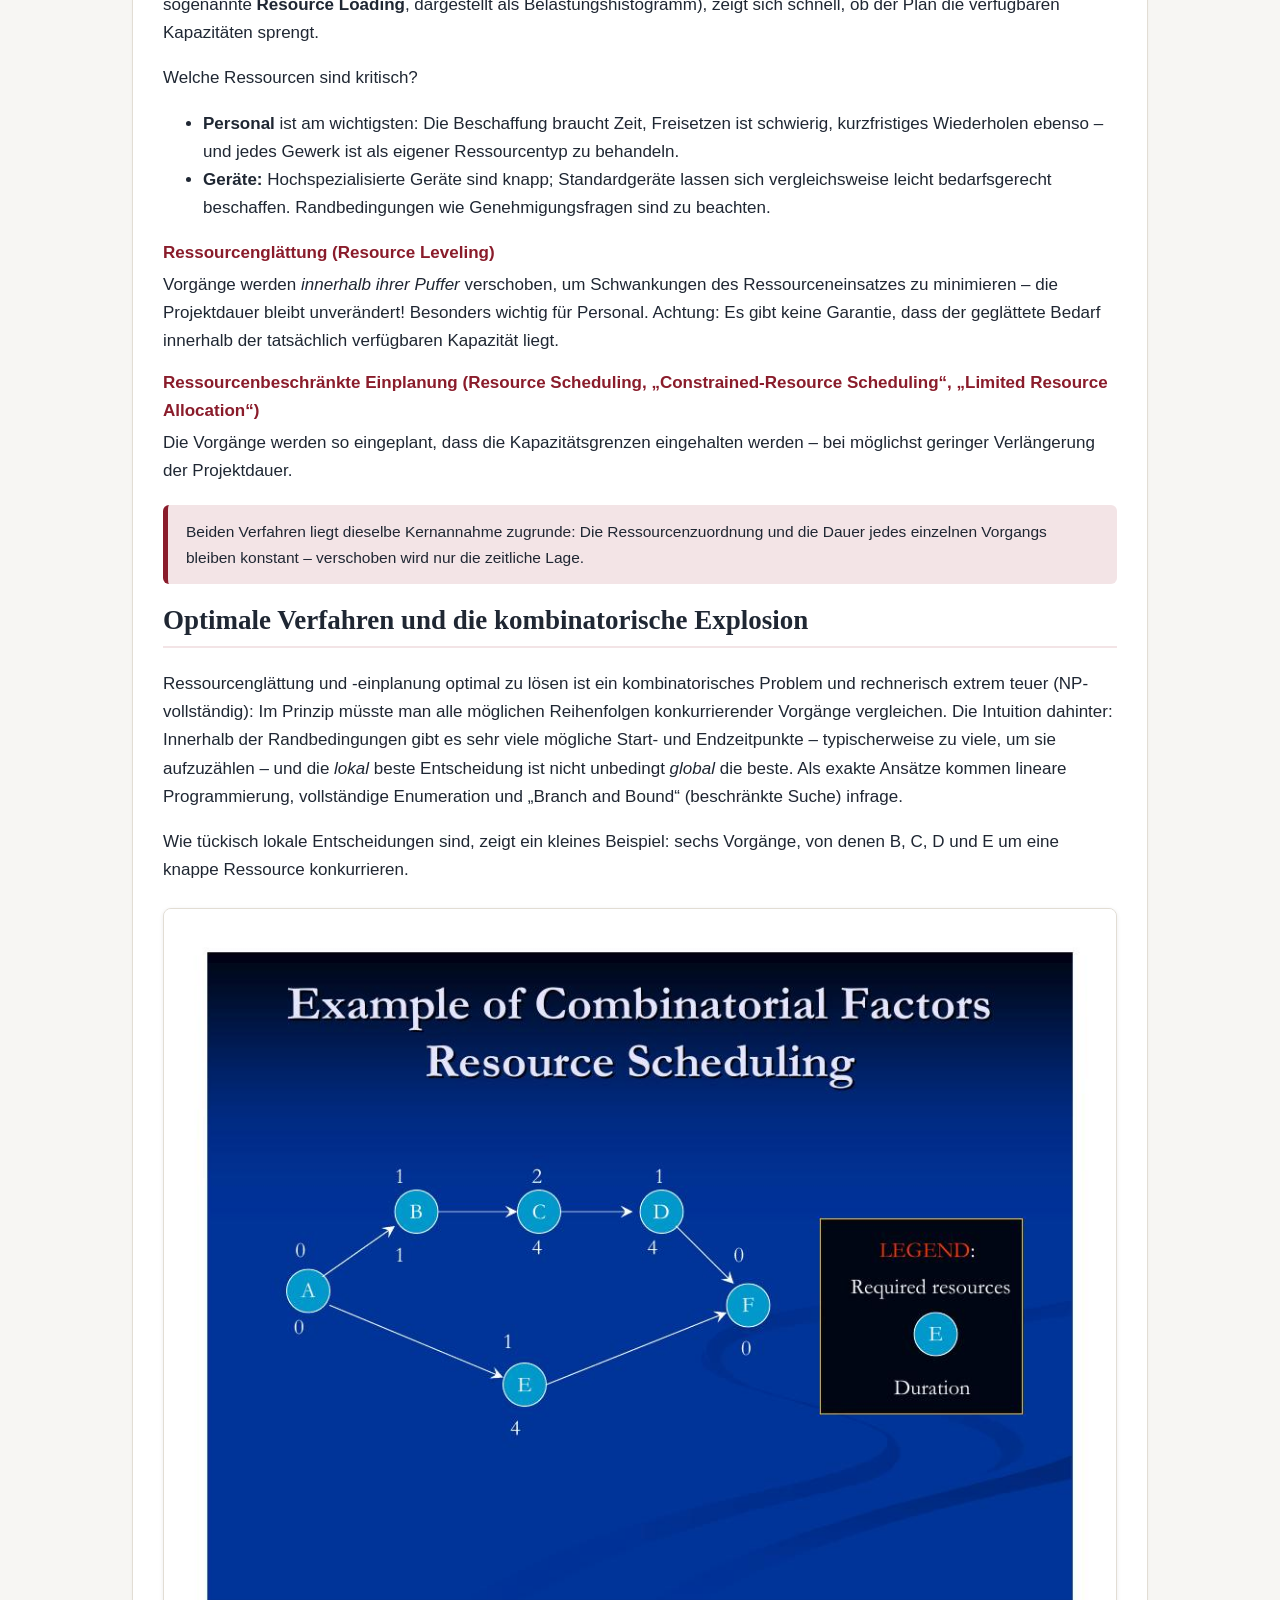
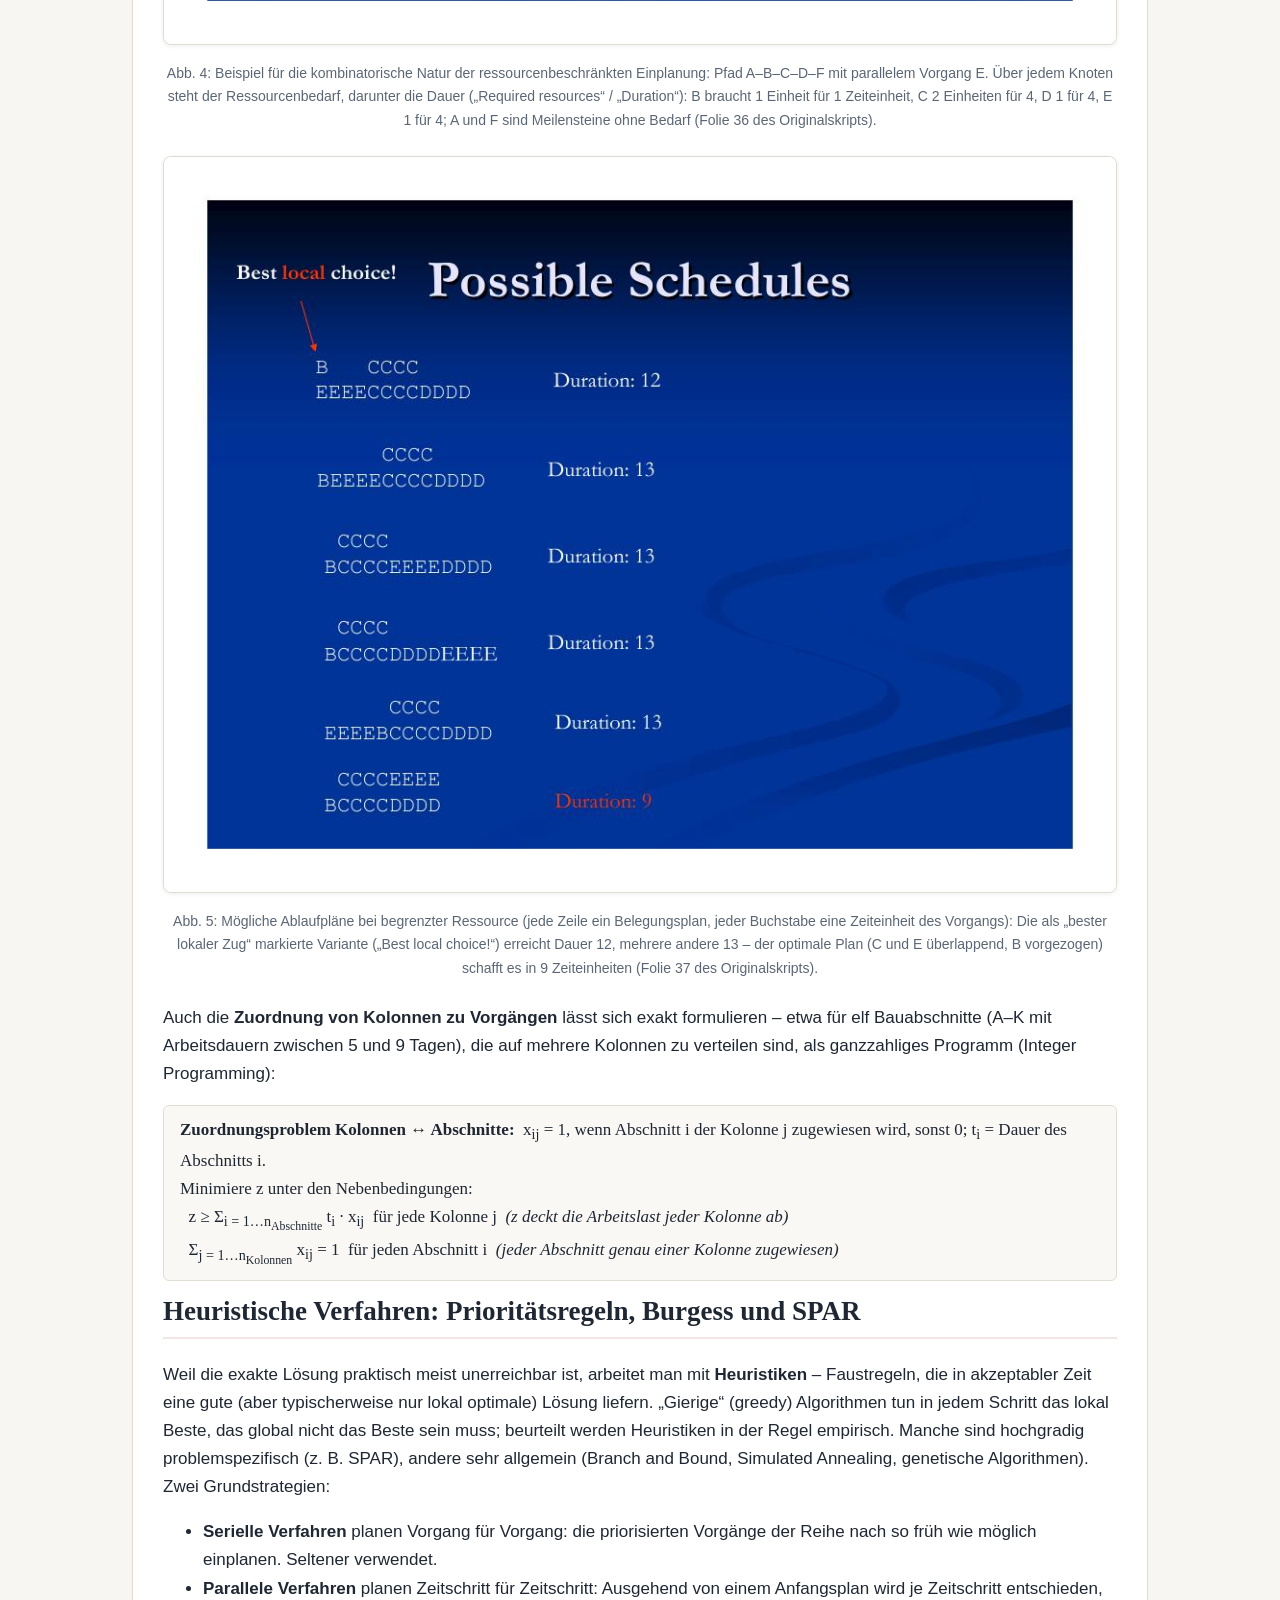
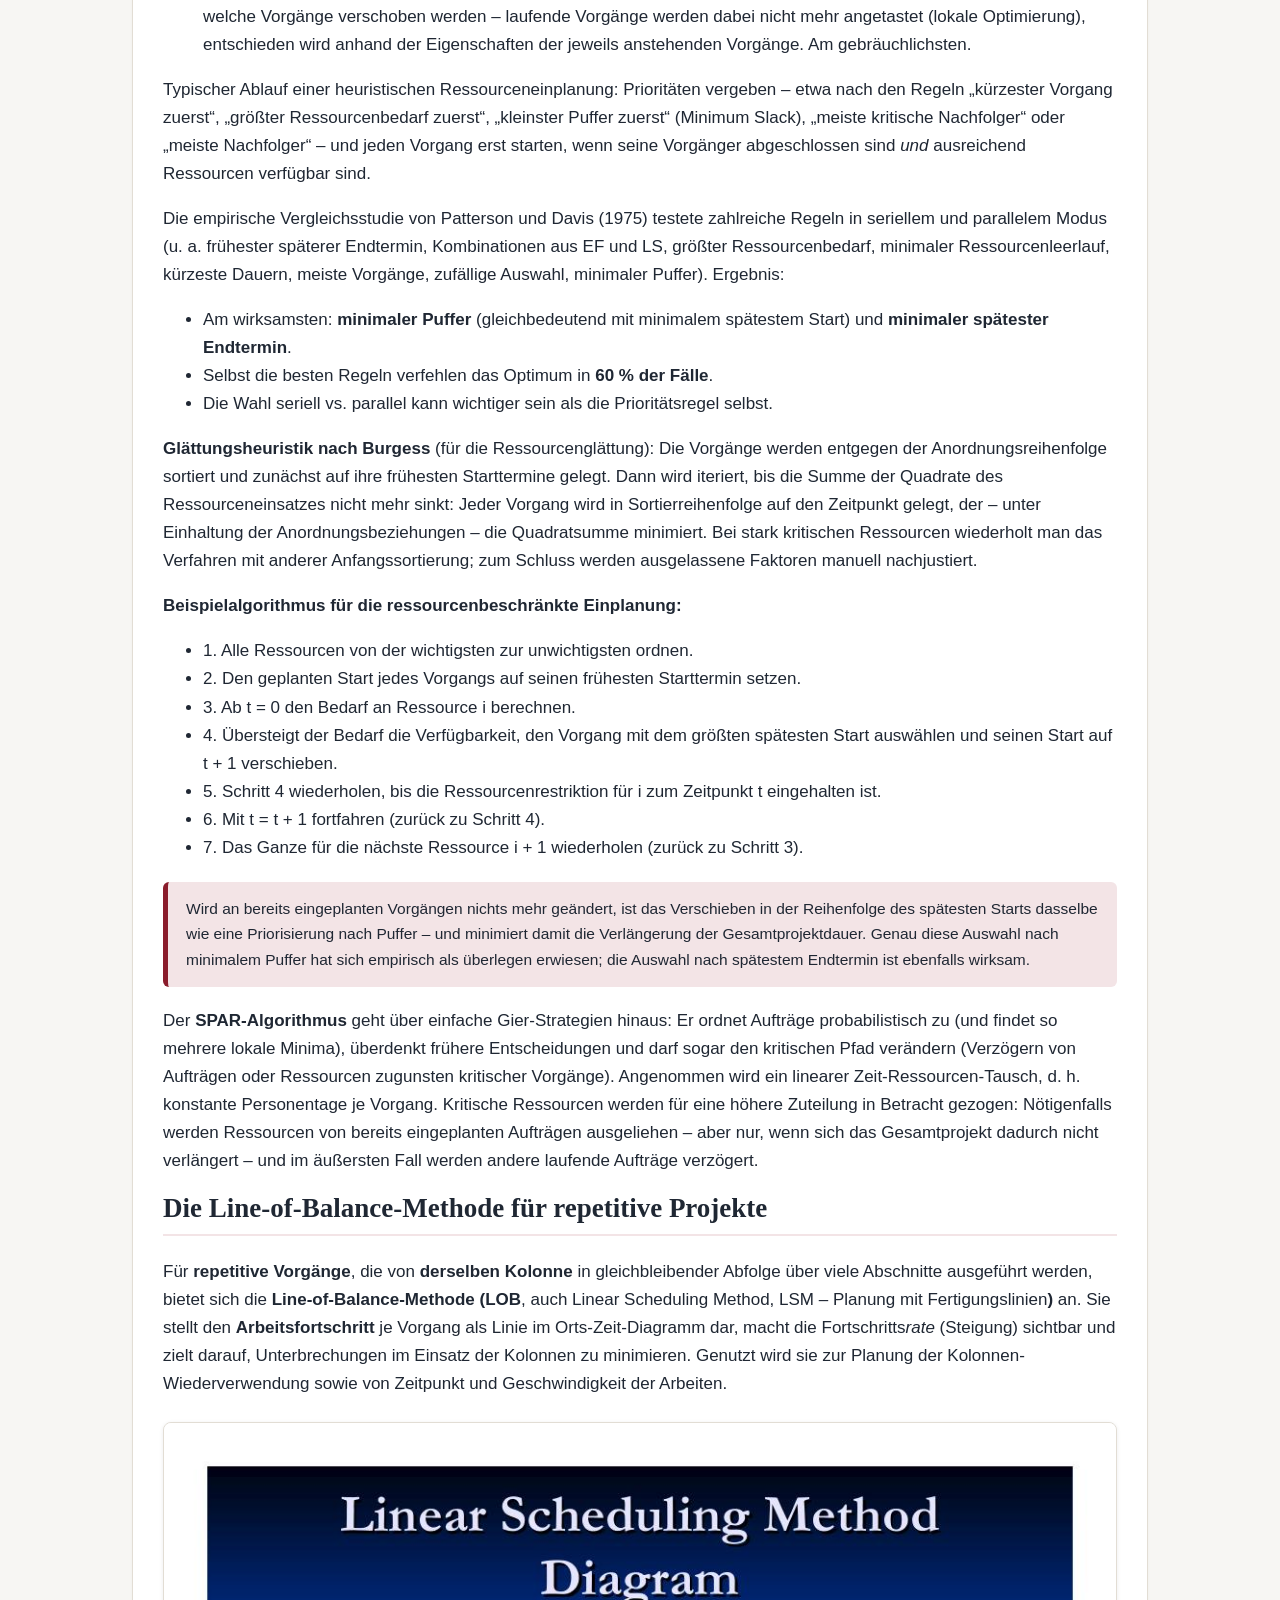
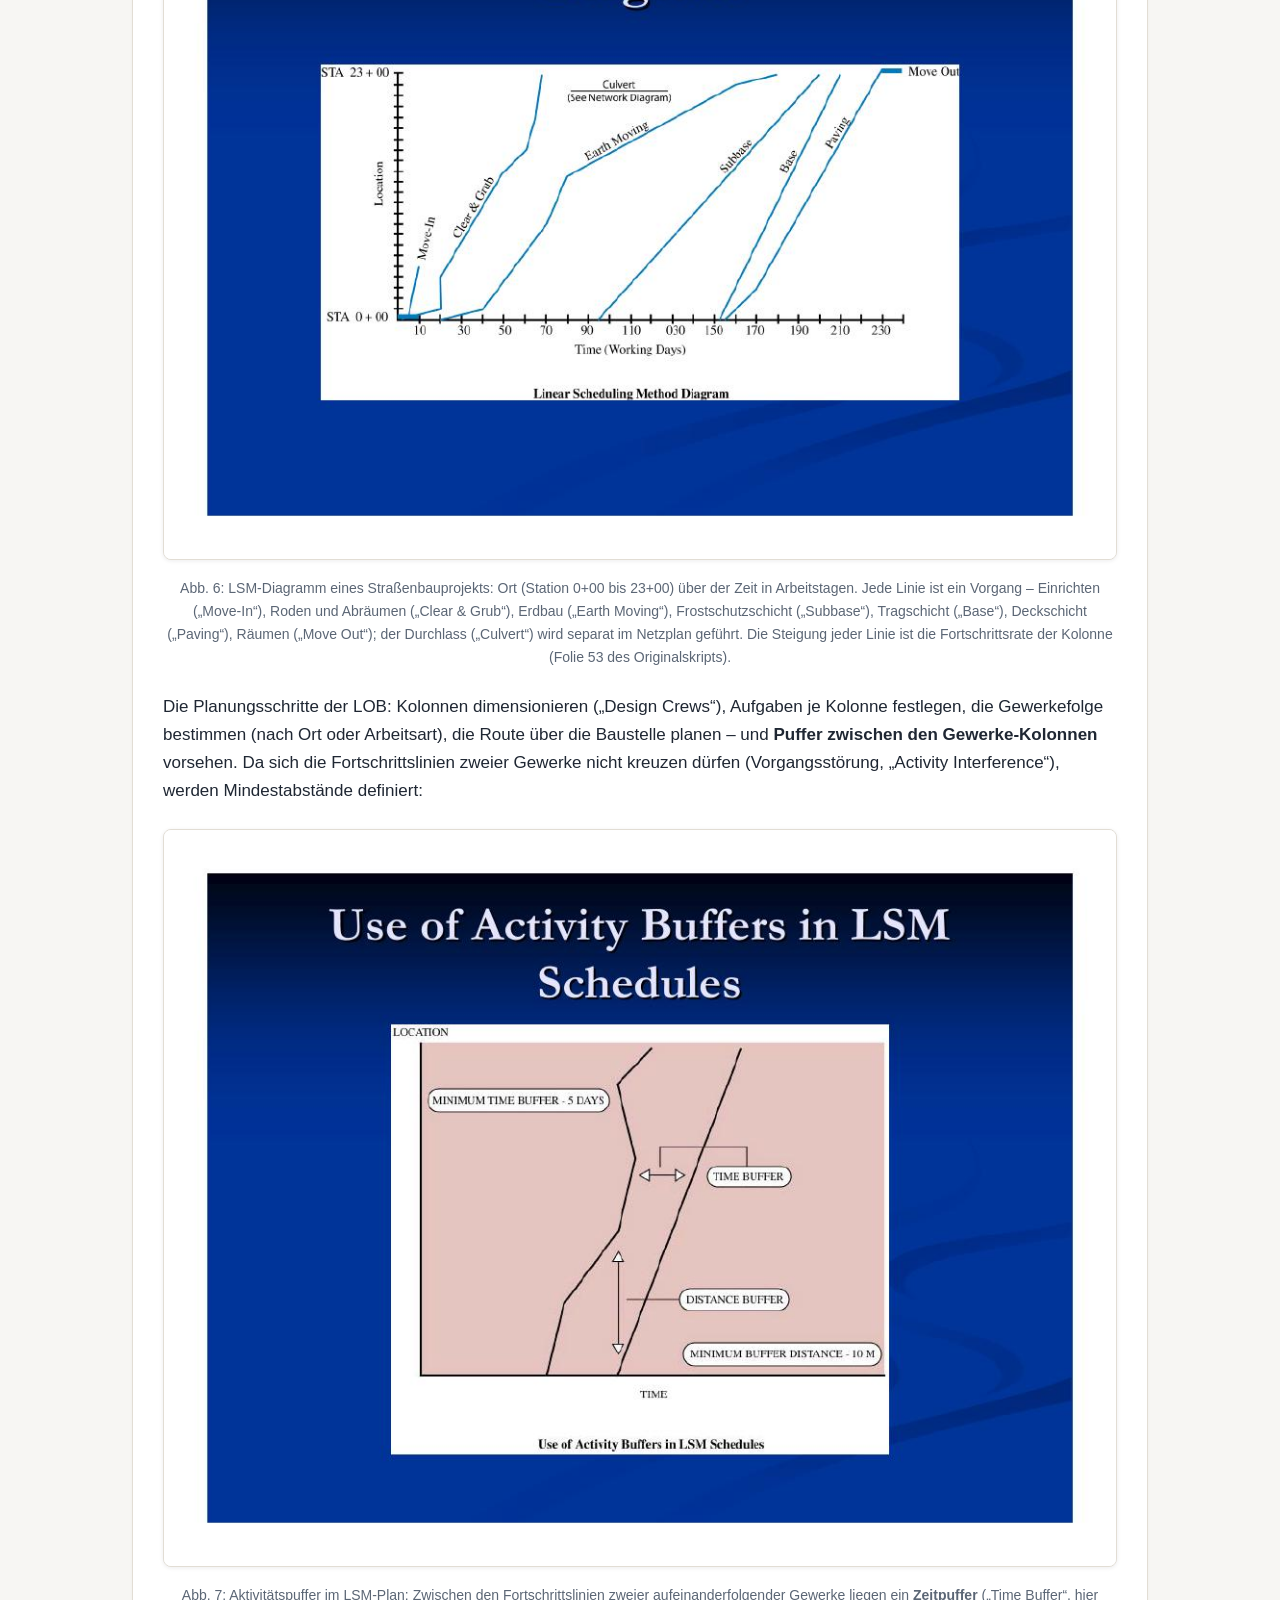
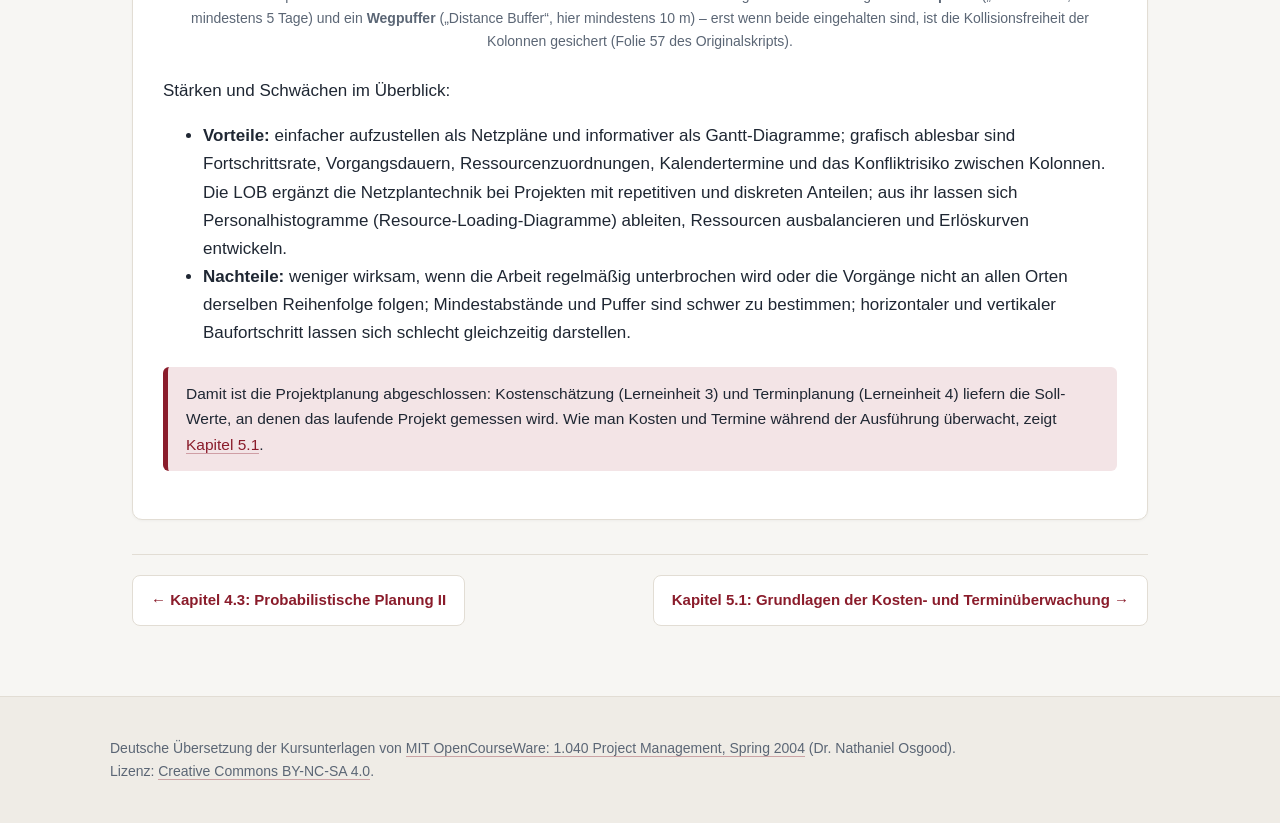
<file: kapitel-4-4.html>
<!DOCTYPE html>
<html lang="de">
<head>
<meta charset="UTF-8">
<meta name="viewport" content="width=device-width, initial-scale=1.0">
<title>Kapitel 4.4: Simulation und ressourcenbasierte Terminplanung – Projektmanagement</title>
<meta name="description" content="Kapitel 4.4 des Lernprogramms Projektmanagement: Simulation und ressourcenbasierte Terminplanung – vollständig übersetzt und aufbereitet.">
<link rel="stylesheet" href="style.css">
</head>
<body>

<header class="site-header">
  <div class="inner">
    <p class="kicker">Lerneinheit 4 · Projektplanung II: Terminplanung</p>
    <h1>Kapitel 4.4: Simulation und ressourcenbasierte Terminplanung</h1>
    <p class="sub">Von der ereignisdiskreten Simulation ganzer Bauprozesse (GERT, CYCLONE, STROBOSCOPE) zur Terminplanung unter Ressourcengrenzen: Ressourcenglättung, ressourcenbeschränkte Einplanung, Heuristiken und die Line-of-Balance-Methode.</p>
  </div>
</header>

<nav class="mainnav">
  <div class="inner">
    <a href="index.html">Startseite</a>
    <a href="lehrplan.html">Lehrplan</a>
    <a href="kursplan.html" class="active">Lernpfad</a>
    <a href="vorlesungen.html">Vorlesungsskripte</a>
    <a href="projekt.html">Semesterprojekt</a>
    <a href="literatur.html">Literatur</a>
  </div>
</nav>

<main>
  <p class="breadcrumb"><a href="kursplan.html">Lernpfad</a> › <a href="kursplan.html#le4">Lerneinheit 4</a> › Kapitel 4.4</p>
  <div class="kapitel-meta">
    <span>📄 <a href="pdfs/vorlesung-12-simulation-ressourcenplanung.pdf">Original-Foliensatz (PDF, englisch)</a></span>
    <span>Vorlesung 12 von 18 · MIT 1.040, Frühjahr 2004</span>
  </div>

  <section class="card">
    <div class="toc">
      <span class="label">Inhalt dieses Kapitels</span>
      <ol>
        <li><a href="#abschnitt-1">Statische vs. dynamische Terminplanung und die Frage der Granularität</a></li>
        <li><a href="#abschnitt-2">GERT: probabilistische Netzpläne mit Verzweigungen und Schleifen</a></li>
        <li><a href="#abschnitt-3">Aktivitätszyklusdiagramme und Process-Interaction-Sprachen</a></li>
        <li><a href="#abschnitt-4">Activity Scanning: CYCLONE und das Maurer-Beispiel</a></li>
        <li><a href="#abschnitt-5">Ressourcen im Netzplan: Glättung vs. beschränkte Einplanung</a></li>
        <li><a href="#abschnitt-6">Optimale Verfahren und die kombinatorische Explosion</a></li>
        <li><a href="#abschnitt-7">Heuristische Verfahren: Prioritätsregeln, Burgess und SPAR</a></li>
        <li><a href="#abschnitt-8">Die Line-of-Balance-Methode für repetitive Projekte</a></li>
      </ol>
    </div>

    <h2 id="abschnitt-1">Statische vs. dynamische Terminplanung und die Frage der Granularität</h2>
    <p>Bevor es um Simulationswerkzeuge geht, lohnt eine Grundsatzfrage: Wie viel des Ablaufs legt man vorab fest, und wie viel entscheidet man erst auf der Baustelle?</p>
    <dl class="begriffe">
      <dt>Statische Terminplanung</dt>
      <dd>Termine stehen im Voraus fest. Das erleichtert die Koordination mit Projektbeteiligten und Nachunternehmern, und die Abstimmung kann vorgeplant werden (z.&nbsp;B. über ein Reservierungssystem). Nachteil: Frühe Fertigstellungen oder frühe Anlieferungen lassen sich nicht ausnutzen.</dd>
      <dt>Dynamische Terminplanung („Wait and See“)</dt>
      <dd>Entschieden wird situativ. Die dynamische Abstimmung kostet allerdings Zeit (es entstehen Warteschlangen) – dafür wird unnötiges Warten vermieden, wenn etwas früher fertig wird.</dd>
    </dl>
    <p>In der Praxis kommt <strong>beides</strong> zum Einsatz. Eng damit verknüpft ist die <strong>Granularität</strong> der Planung: Eine feinkörnige Planung (bis hinunter zu einzelnen Kolonnen oder Personen) erlaubt Aussagen über Kolonnenproduktivität, Lastausgleich zwischen Kolonnen und zurückgelegte Wege – sie ist aber kombinatorisch erheblich anspruchsvoller und kann die Kreativität der dynamischen Disposition vor Ort einengen. Faustregel der Vorlesung: Faktoren, die man statisch nicht sinnvoll durchplanen kann, überlässt man der dynamischen (oder „quasi-dynamischen“) Steuerung.</p>

    <h2 id="abschnitt-2">GERT: probabilistische Netzpläne mit Verzweigungen und Schleifen</h2>
    <p>Im Zentrum dieses Kapitels steht die <strong>ereignisdiskrete Simulation (Discrete Event Simulation)</strong>. Ihr ältester Vertreter im Bauwesen ist <strong>GERT</strong> bzw. <strong>Q-GERT</strong> (Graphical Evaluation and Review Technique, entwickelt von Pritsker). Als gemeinsame Darstellungsform vieler Werkzeuge dienen Aktivitätszyklusdiagramme (Abschnitt 3); die Werkzeuge selbst zerfallen in zwei Familien: <strong>transaktionsbasierte („Process Interaction“)</strong> Ansätze wie SLAM und GPSS sowie <strong>Activity-Scanning</strong>-Ansätze wie CYCLONE und STROBOSCOPE. (Die Systemdynamik als weitere Simulationsgattung folgt erst in Lerneinheit 5.)</p>
    <p>GERT baut auf Vorgangspfeil-Netzplänen (AOA) auf, gibt ihnen aber eine diskrete Ablaufsemantik:</p>
    <ul>
      <li><strong>„Transaktionen“ (Entitäten)</strong> fließen durch das System und können weitere Transaktionen auslösen.</li>
      <li>Transaktionen müssen sich <strong>Ressourcen</strong> für ihre Bearbeitung sichern – und warten, bis die benötigten Ressourcen verfügbar sind.</li>
      <li>Das Modell ist durchgehend <strong>probabilistisch</strong>: Nicht nur die Dauern, auch <strong>Verzweigungen und Schleifen</strong> können zufällig sein. Damit läuft die Zeit im Diagramm nicht mehr zwangsläufig linear nach rechts!</li>
    </ul>
    <p>Verzweigungen können deterministisch sein (wie in CPM/PERT) oder probabilistisch; das wichtigste Schleifenkonstrukt ist der <strong>Nacharbeitszyklus (Rework Cycle)</strong>:</p>
    <figure class="slide-fig">
      <img src="bilder/kapitel/k44-abb1.jpg" alt="GERT-Diagramm eines Triebwerksentwicklungsprojekts mit Nacharbeitsschleife und drei probabilistischen Ausgängen" loading="lazy">
      <figcaption>Abb. 1: Probabilistisches Verzweigen und Schleifen in GERT – hierfür gibt es keinen äquivalenten klassischen Pfeil-Netzplan: Nach den anfänglichen Projektaktivitäten („Initial project activities“) folgt die Bewertung alternativer Triebwerksentwicklungen; von dort führt eine Nacharbeitsschleife („Rework/Recycle loop“) zurück, oder es wird probabilistisch verzweigt in „Projekt abbrechen“ („Drop project“), „Feststofftriebwerk entwickeln“ oder „Flüssigtriebwerk entwickeln“ (Folie 11 des Originalskripts).</figcaption>
    </figure>
    <p>Ein solches Netz lässt sich zwar in eine aggregierte CPM-Darstellung überführen – dabei gehen aber gerade die Schleifen und Wahrscheinlichkeiten verloren. <strong>Q-GERT</strong> ergänzt Warteschlangen: Ein Warteschlangenknoten reicht Entitäten an ausgehende Aktivitäten weiter (denen eine Anzahl paralleler „Bediener“ zugeordnet ist), staut Objekte bis zu einer Kapazitätsgrenze auf und weist Ankömmlinge ab („Balking“), wenn die Kapazität erreicht ist; Kombinationselemente führen Transaktionen zusammen. Aus dieser Linie entstanden später GASP und SLAM. Dokumentierte GERT-Anwendungen reichen von Offshore-Bohrinseln (Granli) über die Alaska-Pipeline bis zum Talsperrenbau (Peña-Mora).</p>
    <div class="note">Alle Bausimulationssprachen sind formal gleich mächtig („Turing-äquivalent“ – jede kann jede andere nachbilden). Sie unterscheiden sich in <strong>Bedienbarkeit</strong>, <strong>Erweiterbarkeit</strong> und <strong>Ausdrucksstärke für die Baupraxis</strong>: Wie natürlich lassen sich Bauszenarien beschreiben?</div>

    <h2 id="abschnitt-3">Aktivitätszyklusdiagramme und Process-Interaction-Sprachen</h2>
    <p>Die verbreitetste visuelle Darstellung ereignisdiskreter Baumodelle ist das <strong>Aktivitätszyklusdiagramm (Activity Cycle Diagram, ACD)</strong>: Rechtecke stehen für Aktivitäten, Kreise für Warteschlangen – also Ressourcen in einem bestimmten Zustand. Das Standardbeispiel der Vorlesung ist ein Erdbaubetrieb mit Schürfkübelraupen (Scraper) und Schubraupen (Pusher):</p>
    <figure class="slide-fig">
      <img src="bilder/kapitel/k44-abb2.jpg" alt="Aktivitätszyklusdiagramm des Scraper-Pusher-Betriebs mit farblich getrennten Kreisläufen für Schubraupe, Schürfkübelraupe und Boden" loading="lazy">
      <figcaption>Abb. 2: ACD des Scraper-Pusher-Betriebs: Die Schubraupe (Pusher, braun) durchläuft den Zyklus Schubbeladen („Push Load“) – Zurücksetzen („Back Track“); die Schürfkübelraupe (Scraper, grün/blau) fährt nach dem Beladen zur Kippe („Haul“), kippt und verteilt den Boden („Dump and Spread“) und kehrt zurück („Return“); der ausgekippte Boden („Dumped Soil“, rot) verlässt den Kreislauf. Kreise wie „RdyToHaul“ (bereit zur Fahrt) sind Warteschlangen, in denen Ressourcen auf die nächste Aktivität warten (Folie 18 des Originalskripts).</figcaption>
    </figure>
    <p><strong>Process-Interaction-Sprachen</strong> (Beispiele: SLAM, GPSS, ProModel, SimScript, ModSim) beschreiben ein System als Fluss von Transaktionen, die Ressourcen („Maschinen“) belegen und wieder freigeben. Sie bewähren sich in „Werkstattfertigungs“-Situationen (Job Shops), in denen klar identifizierbare Objekte durch das System wandern und Ressourcen vorübergehend beanspruchen. Im Bauwesen zeigen sich jedoch Schwächen:</p>
    <ul>
      <li>Es ist oft <strong>knifflig zu entscheiden, was die „Transaktion“ ist</strong> – die übrigen Entitäten lassen sich dann nur umständlich abbilden.</li>
      <li>Der <strong>Perspektivwechsel</strong> auf eine andere Entität ist schwierig.</li>
      <li>Während der Simulation drohen <strong>Verklemmungen (Deadlocks)</strong>, wenn Transaktionen sich gegenseitig Ressourcen streitig machen.</li>
    </ul>

    <h2 id="abschnitt-4">Activity Scanning: CYCLONE und das Maurer-Beispiel</h2>
    <p>Die zweite Familie, das <strong>Activity Scanning</strong>, orientiert sich direkt an den Aktivitätszyklusdiagrammen: Statt Transaktionen zu verfolgen, prüft die Simulation fortlaufend, welche Aktivitäten ihre Startbedingungen erfüllen. Neben Universalwerkzeugen gibt es bauspezifische Sprachen – vor allem <strong>CYCLONE</strong> und dessen Weiterentwicklung <strong>STROBOSCOPE</strong>. Die Modellbausteine von CYCLONE:</p>
    <div class="table-wrap"><table>
      <thead><tr><th>Element</th><th>Funktion</th></tr></thead>
      <tbody>
        <tr><td>Kombinationsaktivität (COMBI)</td><td>Steht stets hinter Warteschlangenknoten. Sie kann erst beginnen, wenn in <em>jeder</em> vorgelagerten Warteschlange Einheiten verfügbar sind; dann werden diese kombiniert und verarbeitet. Fehlen Einheiten in einzelnen Warteschlangen, warten die übrigen, bis die Kombinationsbedingung erfüllt ist.</td></tr>
        <tr><td>Normalaktivität (NORMAL)</td><td>Wie COMBI, jedoch ohne Wartebedingung: Eintreffende Einheiten werden sofort und ohne Verzögerung verarbeitet.</td></tr>
        <tr><td>Warteschlangenknoten (QUEUE)</td><td>Steht vor jeder COMBI-Aktivität und ist der Ort, an dem Einheiten bis zur Kombination verweilen; hier werden die Wartezeitstatistiken erfasst.</td></tr>
        <tr><td>Funktionsknoten (FUNCTION)</td><td>Übernimmt Sonderfunktionen wie Zählen, Konsolidieren, Markieren und Statistikerfassung.</td></tr>
        <tr><td>Akkumulator (ACCUMULATOR)</td><td>Legt fest, wie oft das System seinen Zyklus durchläuft.</td></tr>
        <tr><td>Pfeil (ARC)</td><td>Beschreibt die logische Struktur des Modells und die Flussrichtung der Entitäten.</td></tr>
      </tbody>
    </table></div>
    <p>Das Lehrbeispiel: eine Maurerkolonne mit <strong>3 Maurern und 1 Bauhelfer</strong>; das Gerüst fasst <strong>3 Paletten zu je 10 Ziegeln</strong>. Der Bauhelfer füllt das Ziegellager auf, die Maurer entnehmen Pakete und vermauern die Ziegel:</p>
    <figure class="slide-fig">
      <img src="bilder/kapitel/k44-abb3.jpg" alt="CYCLONE-Modell des Maurer-Beispiels mit Warteschlangen für Bauhelfer, Palettenplätze und Maurer sowie den Aktivitäten Nachschub, Paket entnehmen und Ziegel vermauern" loading="lazy">
      <figcaption>Abb. 3: Das CYCLONE-Modell des Maurer-Beispiels: Warteschlange 1 „Laborer idle“ (Bauhelfer wartet, Ressource L) speist die COMBI-Aktivität 2 „Resupply stack“ (Lager auffüllen); die Knoten 3/4 verwalten belegte und freie Palettenplätze (P); in COMBI 5 „Mason removes packet“ entnimmt ein Maurer ein Paket, in Normalaktivität 6 „Mason lays brick“ vermauert er es; Warteschlange 7 „Mason waits resupply“ hält wartende Maurer (M), und Funktionsknoten 8 zählt jeweils 10 vermauerte Ziegel (Folie 28 des Originalskripts).</figcaption>
    </figure>
    <p>Im zugehörigen CYCLONE-Programmtext wird jedes Element eine Codezeile; die Dauern der Aktivitäten „Auffüllen“ und „Vermauern“ sind als <strong>Beta-Verteilungen</strong> hinterlegt – die Verteilungsannahme aus der PERT-Welt (<a href="kapitel-4-2.html">Kapitel 4.2</a>) kehrt hier also auf Prozessebene wieder, während die Paketentnahme eine feste Dauer hat.</p>

    <h2 id="abschnitt-5">Ressourcen im Netzplan: Glättung vs. beschränkte Einplanung</h2>
    <p>Zurück zur Netzplantechnik. Deren Grundablauf (aus <a href="kapitel-4-1.html">Kapitel 4.1</a>) lautet: Vorgänge aus den Arbeitspaketen des Projektstrukturplans ableiten, Kosten, Zeit und Ressourcen je Vorgang schätzen, Anordnungsbeziehungen festlegen – und dann iterieren: CPM-Terminrechnung durchführen, Zeit-, Kosten- und Ressourcenverbrauch über die Projektlaufzeit abschätzen, bei Bedarf Abhängigkeiten oder Ressourcen anpassen. Der entscheidende Haken: <strong>Die CPM-Rechnung unterstellt implizit „unendliche Ressourcen“.</strong> Trägt man den Ressourcenbedarf des Terminplans über der Zeit auf (das sogenannte <strong>Resource Loading</strong>, dargestellt als Belastungshistogramm), zeigt sich schnell, ob der Plan die verfügbaren Kapazitäten sprengt.</p>
    <p>Welche Ressourcen sind kritisch?</p>
    <ul>
      <li><strong>Personal</strong> ist am wichtigsten: Die Beschaffung braucht Zeit, Freisetzen ist schwierig, kurzfristiges Wiederholen ebenso – und jedes Gewerk ist als eigener Ressourcentyp zu behandeln.</li>
      <li><strong>Geräte:</strong> Hochspezialisierte Geräte sind knapp; Standardgeräte lassen sich vergleichsweise leicht bedarfsgerecht beschaffen. Randbedingungen wie Genehmigungsfragen sind zu beachten.</li>
    </ul>
    <dl class="begriffe">
      <dt>Ressourcenglättung (Resource Leveling)</dt>
      <dd>Vorgänge werden <em>innerhalb ihrer Puffer</em> verschoben, um Schwankungen des Ressourceneinsatzes zu minimieren – die Projektdauer bleibt unverändert! Besonders wichtig für Personal. Achtung: Es gibt keine Garantie, dass der geglättete Bedarf innerhalb der tatsächlich verfügbaren Kapazität liegt.</dd>
      <dt>Ressourcenbeschränkte Einplanung (Resource Scheduling, „Constrained-Resource Scheduling“, „Limited Resource Allocation“)</dt>
      <dd>Die Vorgänge werden so eingeplant, dass die Kapazitätsgrenzen eingehalten werden – bei möglichst geringer Verlängerung der Projektdauer.</dd>
    </dl>
    <div class="note">Beiden Verfahren liegt dieselbe Kernannahme zugrunde: Die Ressourcenzuordnung und die Dauer jedes einzelnen Vorgangs bleiben konstant – verschoben wird nur die zeitliche Lage.</div>

    <h2 id="abschnitt-6">Optimale Verfahren und die kombinatorische Explosion</h2>
    <p>Ressourcenglättung und -einplanung optimal zu lösen ist ein kombinatorisches Problem und rechnerisch extrem teuer (NP-vollständig): Im Prinzip müsste man alle möglichen Reihenfolgen konkurrierender Vorgänge vergleichen. Die Intuition dahinter: Innerhalb der Randbedingungen gibt es sehr viele mögliche Start- und Endzeitpunkte – typischerweise zu viele, um sie aufzuzählen – und die <em>lokal</em> beste Entscheidung ist nicht unbedingt <em>global</em> die beste. Als exakte Ansätze kommen lineare Programmierung, vollständige Enumeration und „Branch and Bound“ (beschränkte Suche) infrage.</p>
    <p>Wie tückisch lokale Entscheidungen sind, zeigt ein kleines Beispiel: sechs Vorgänge, von denen B, C, D und E um eine knappe Ressource konkurrieren.</p>
    <figure class="slide-fig">
      <img src="bilder/kapitel/k44-abb4.jpg" alt="Netzplan mit den Vorgängen A bis F, je Vorgang sind benötigte Ressourcen und Dauer angegeben" loading="lazy">
      <figcaption>Abb. 4: Beispiel für die kombinatorische Natur der ressourcenbeschränkten Einplanung: Pfad A–B–C–D–F mit parallelem Vorgang E. Über jedem Knoten steht der Ressourcenbedarf, darunter die Dauer („Required resources“ / „Duration“): B braucht 1 Einheit für 1 Zeiteinheit, C 2 Einheiten für 4, D 1 für 4, E 1 für 4; A und F sind Meilensteine ohne Bedarf (Folie 36 des Originalskripts).</figcaption>
    </figure>
    <figure class="slide-fig">
      <img src="bilder/kapitel/k44-abb5.jpg" alt="Sechs mögliche Ablaufpläne als Buchstabenfolgen mit Projektdauern zwischen 9 und 13 Zeiteinheiten" loading="lazy">
      <figcaption>Abb. 5: Mögliche Ablaufpläne bei begrenzter Ressource (jede Zeile ein Belegungsplan, jeder Buchstabe eine Zeiteinheit des Vorgangs): Die als „bester lokaler Zug“ markierte Variante („Best local choice!“) erreicht Dauer 12, mehrere andere 13 – der optimale Plan (C und E überlappend, B vorgezogen) schafft es in 9 Zeiteinheiten (Folie 37 des Originalskripts).</figcaption>
    </figure>
    <p>Auch die <strong>Zuordnung von Kolonnen zu Vorgängen</strong> lässt sich exakt formulieren – etwa für elf Bauabschnitte (A–K mit Arbeitsdauern zwischen 5 und 9 Tagen), die auf mehrere Kolonnen zu verteilen sind, als ganzzahliges Programm (Integer Programming):</p>
    <div class="formel">
      <strong>Zuordnungsproblem Kolonnen ↔ Abschnitte:</strong> &nbsp;x<sub>ij</sub> = 1, wenn Abschnitt i der Kolonne j zugewiesen wird, sonst 0; t<sub>i</sub> = Dauer des Abschnitts i.<br>
      Minimiere z unter den Nebenbedingungen:<br>
      &nbsp;&nbsp;z ≥ Σ<sub>i = 1…n<sub>Abschnitte</sub></sub> t<sub>i</sub> · x<sub>ij</sub> &nbsp;für jede Kolonne j &nbsp;<em>(z deckt die Arbeitslast jeder Kolonne ab)</em><br>
      &nbsp;&nbsp;Σ<sub>j = 1…n<sub>Kolonnen</sub></sub> x<sub>ij</sub> = 1 &nbsp;für jeden Abschnitt i &nbsp;<em>(jeder Abschnitt genau einer Kolonne zugewiesen)</em>
    </div>

    <h2 id="abschnitt-7">Heuristische Verfahren: Prioritätsregeln, Burgess und SPAR</h2>
    <p>Weil die exakte Lösung praktisch meist unerreichbar ist, arbeitet man mit <strong>Heuristiken</strong> – Faustregeln, die in akzeptabler Zeit eine gute (aber typischerweise nur lokal optimale) Lösung liefern. „Gierige“ (greedy) Algorithmen tun in jedem Schritt das lokal Beste, das global nicht das Beste sein muss; beurteilt werden Heuristiken in der Regel empirisch. Manche sind hochgradig problemspezifisch (z.&nbsp;B. SPAR), andere sehr allgemein (Branch and Bound, Simulated Annealing, genetische Algorithmen). Zwei Grundstrategien:</p>
    <ul>
      <li><strong>Serielle Verfahren</strong> planen Vorgang für Vorgang: die priorisierten Vorgänge der Reihe nach so früh wie möglich einplanen. Seltener verwendet.</li>
      <li><strong>Parallele Verfahren</strong> planen Zeitschritt für Zeitschritt: Ausgehend von einem Anfangsplan wird je Zeitschritt entschieden, welche Vorgänge verschoben werden – laufende Vorgänge werden dabei nicht mehr angetastet (lokale Optimierung), entschieden wird anhand der Eigenschaften der jeweils anstehenden Vorgänge. Am gebräuchlichsten.</li>
    </ul>
    <p>Typischer Ablauf einer heuristischen Ressourceneinplanung: Prioritäten vergeben – etwa nach den Regeln „kürzester Vorgang zuerst“, „größter Ressourcenbedarf zuerst“, „kleinster Puffer zuerst“ (Minimum Slack), „meiste kritische Nachfolger“ oder „meiste Nachfolger“ – und jeden Vorgang erst starten, wenn seine Vorgänger abgeschlossen sind <em>und</em> ausreichend Ressourcen verfügbar sind.</p>
    <p>Die empirische Vergleichsstudie von Patterson und Davis (1975) testete zahlreiche Regeln in seriellem und parallelem Modus (u.&nbsp;a. frühester späterer Endtermin, Kombinationen aus EF und LS, größter Ressourcenbedarf, minimaler Ressourcenleerlauf, kürzeste Dauern, meiste Vorgänge, zufällige Auswahl, minimaler Puffer). Ergebnis:</p>
    <ul>
      <li>Am wirksamsten: <strong>minimaler Puffer</strong> (gleichbedeutend mit minimalem spätestem Start) und <strong>minimaler spätester Endtermin</strong>.</li>
      <li>Selbst die besten Regeln verfehlen das Optimum in <strong>60 % der Fälle</strong>.</li>
      <li>Die Wahl seriell vs. parallel kann wichtiger sein als die Prioritätsregel selbst.</li>
    </ul>
    <p><strong>Glättungsheuristik nach Burgess</strong> (für die Ressourcenglättung): Die Vorgänge werden entgegen der Anordnungsreihenfolge sortiert und zunächst auf ihre frühesten Starttermine gelegt. Dann wird iteriert, bis die Summe der Quadrate des Ressourceneinsatzes nicht mehr sinkt: Jeder Vorgang wird in Sortierreihenfolge auf den Zeitpunkt gelegt, der – unter Einhaltung der Anordnungsbeziehungen – die Quadratsumme minimiert. Bei stark kritischen Ressourcen wiederholt man das Verfahren mit anderer Anfangssortierung; zum Schluss werden ausgelassene Faktoren manuell nachjustiert.</p>
    <p><strong>Beispielalgorithmus für die ressourcenbeschränkte Einplanung:</strong></p>
    <ul>
      <li>1. Alle Ressourcen von der wichtigsten zur unwichtigsten ordnen.</li>
      <li>2. Den geplanten Start jedes Vorgangs auf seinen frühesten Starttermin setzen.</li>
      <li>3. Ab t = 0 den Bedarf an Ressource i berechnen.</li>
      <li>4. Übersteigt der Bedarf die Verfügbarkeit, den Vorgang mit dem größten spätesten Start auswählen und seinen Start auf t + 1 verschieben.</li>
      <li>5. Schritt 4 wiederholen, bis die Ressourcenrestriktion für i zum Zeitpunkt t eingehalten ist.</li>
      <li>6. Mit t = t + 1 fortfahren (zurück zu Schritt 4).</li>
      <li>7. Das Ganze für die nächste Ressource i + 1 wiederholen (zurück zu Schritt 3).</li>
    </ul>
    <div class="note">Wird an bereits eingeplanten Vorgängen nichts mehr geändert, ist das Verschieben in der Reihenfolge des spätesten Starts dasselbe wie eine Priorisierung nach Puffer – und minimiert damit die Verlängerung der Gesamtprojektdauer. Genau diese Auswahl nach minimalem Puffer hat sich empirisch als überlegen erwiesen; die Auswahl nach spätestem Endtermin ist ebenfalls wirksam.</div>
    <p>Der <strong>SPAR-Algorithmus</strong> geht über einfache Gier-Strategien hinaus: Er ordnet Aufträge probabilistisch zu (und findet so mehrere lokale Minima), überdenkt frühere Entscheidungen und darf sogar den kritischen Pfad verändern (Verzögern von Aufträgen oder Ressourcen zugunsten kritischer Vorgänge). Angenommen wird ein linearer Zeit-Ressourcen-Tausch, d.&nbsp;h. konstante Personentage je Vorgang. Kritische Ressourcen werden für eine höhere Zuteilung in Betracht gezogen: Nötigenfalls werden Ressourcen von bereits eingeplanten Aufträgen ausgeliehen – aber nur, wenn sich das Gesamtprojekt dadurch nicht verlängert – und im äußersten Fall werden andere laufende Aufträge verzögert.</p>

    <h2 id="abschnitt-8">Die Line-of-Balance-Methode für repetitive Projekte</h2>
    <p>Für <strong>repetitive Vorgänge</strong>, die von <strong>derselben Kolonne</strong> in gleichbleibender Abfolge über viele Abschnitte ausgeführt werden, bietet sich die <strong>Line-of-Balance-Methode (LOB</strong>, auch Linear Scheduling Method, LSM – Planung mit Fertigungslinien<strong>)</strong> an. Sie stellt den <strong>Arbeitsfortschritt</strong> je Vorgang als Linie im Orts-Zeit-Diagramm dar, macht die Fortschritts<em>rate</em> (Steigung) sichtbar und zielt darauf, Unterbrechungen im Einsatz der Kolonnen zu minimieren. Genutzt wird sie zur Planung der Kolonnen-Wiederverwendung sowie von Zeitpunkt und Geschwindigkeit der Arbeiten.</p>
    <figure class="slide-fig">
      <img src="bilder/kapitel/k44-abb6.jpg" alt="Orts-Zeit-Diagramm eines Straßenbauprojekts mit ansteigenden Fortschrittslinien für sieben Vorgänge" loading="lazy">
      <figcaption>Abb. 6: LSM-Diagramm eines Straßenbauprojekts: Ort (Station 0+00 bis 23+00) über der Zeit in Arbeitstagen. Jede Linie ist ein Vorgang – Einrichten („Move-In“), Roden und Abräumen („Clear &amp; Grub“), Erdbau („Earth Moving“), Frostschutzschicht („Subbase“), Tragschicht („Base“), Deckschicht („Paving“), Räumen („Move Out“); der Durchlass („Culvert“) wird separat im Netzplan geführt. Die Steigung jeder Linie ist die Fortschrittsrate der Kolonne (Folie 53 des Originalskripts).</figcaption>
    </figure>
    <p>Die Planungsschritte der LOB: Kolonnen dimensionieren („Design Crews“), Aufgaben je Kolonne festlegen, die Gewerkefolge bestimmen (nach Ort oder Arbeitsart), die Route über die Baustelle planen – und <strong>Puffer zwischen den Gewerke-Kolonnen</strong> vorsehen. Da sich die Fortschrittslinien zweier Gewerke nicht kreuzen dürfen (Vorgangsstörung, „Activity Interference“), werden Mindestabstände definiert:</p>
    <figure class="slide-fig">
      <img src="bilder/kapitel/k44-abb7.jpg" alt="Orts-Zeit-Diagramm mit zwei Fortschrittslinien, zwischen denen ein Zeitpuffer von 5 Tagen und ein Wegpuffer von 10 Metern eingezeichnet sind" loading="lazy">
      <figcaption>Abb. 7: Aktivitätspuffer im LSM-Plan: Zwischen den Fortschrittslinien zweier aufeinanderfolgender Gewerke liegen ein <strong>Zeitpuffer</strong> („Time Buffer“, hier mindestens 5 Tage) und ein <strong>Wegpuffer</strong> („Distance Buffer“, hier mindestens 10 m) – erst wenn beide eingehalten sind, ist die Kollisionsfreiheit der Kolonnen gesichert (Folie 57 des Originalskripts).</figcaption>
    </figure>
    <p>Stärken und Schwächen im Überblick:</p>
    <ul>
      <li><strong>Vorteile:</strong> einfacher aufzustellen als Netzpläne und informativer als Gantt-Diagramme; grafisch ablesbar sind Fortschrittsrate, Vorgangsdauern, Ressourcenzuordnungen, Kalendertermine und das Konfliktrisiko zwischen Kolonnen. Die LOB ergänzt die Netzplantechnik bei Projekten mit repetitiven und diskreten Anteilen; aus ihr lassen sich Personalhistogramme (Resource-Loading-Diagramme) ableiten, Ressourcen ausbalancieren und Erlöskurven entwickeln.</li>
      <li><strong>Nachteile:</strong> weniger wirksam, wenn die Arbeit regelmäßig unterbrochen wird oder die Vorgänge nicht an allen Orten derselben Reihenfolge folgen; Mindestabstände und Puffer sind schwer zu bestimmen; horizontaler und vertikaler Baufortschritt lassen sich schlecht gleichzeitig darstellen.</li>
    </ul>
    <div class="note">Damit ist die Projektplanung abgeschlossen: Kostenschätzung (Lerneinheit 3) und Terminplanung (Lerneinheit 4) liefern die Soll-Werte, an denen das laufende Projekt gemessen wird. Wie man Kosten und Termine während der Ausführung überwacht, zeigt <a href="kapitel-5-1.html">Kapitel 5.1</a>.</div>
  </section>

  <nav class="prevnext">
    <a href="kapitel-4-3.html">← Kapitel 4.3: Probabilistische Planung II</a>
    <span class="spacer"></span>
    <a href="kapitel-5-1.html">Kapitel 5.1: Grundlagen der Kosten- und Terminüberwachung →</a>
  </nav>
</main>

<footer>
  <div class="inner">
    <p>Deutsche Übersetzung der Kursunterlagen von <a href="https://ocw.mit.edu/courses/1-040-project-management-spring-2004/" target="_blank" rel="noopener">MIT OpenCourseWare: 1.040 Project Management, Spring 2004</a> (Dr.&nbsp;Nathaniel Osgood).<br>
    Lizenz: <a href="https://creativecommons.org/licenses/by-nc-sa/4.0/" target="_blank" rel="noopener">Creative Commons BY-NC-SA 4.0</a>.</p>
  </div>
</footer>

</body>
</html>
</file>
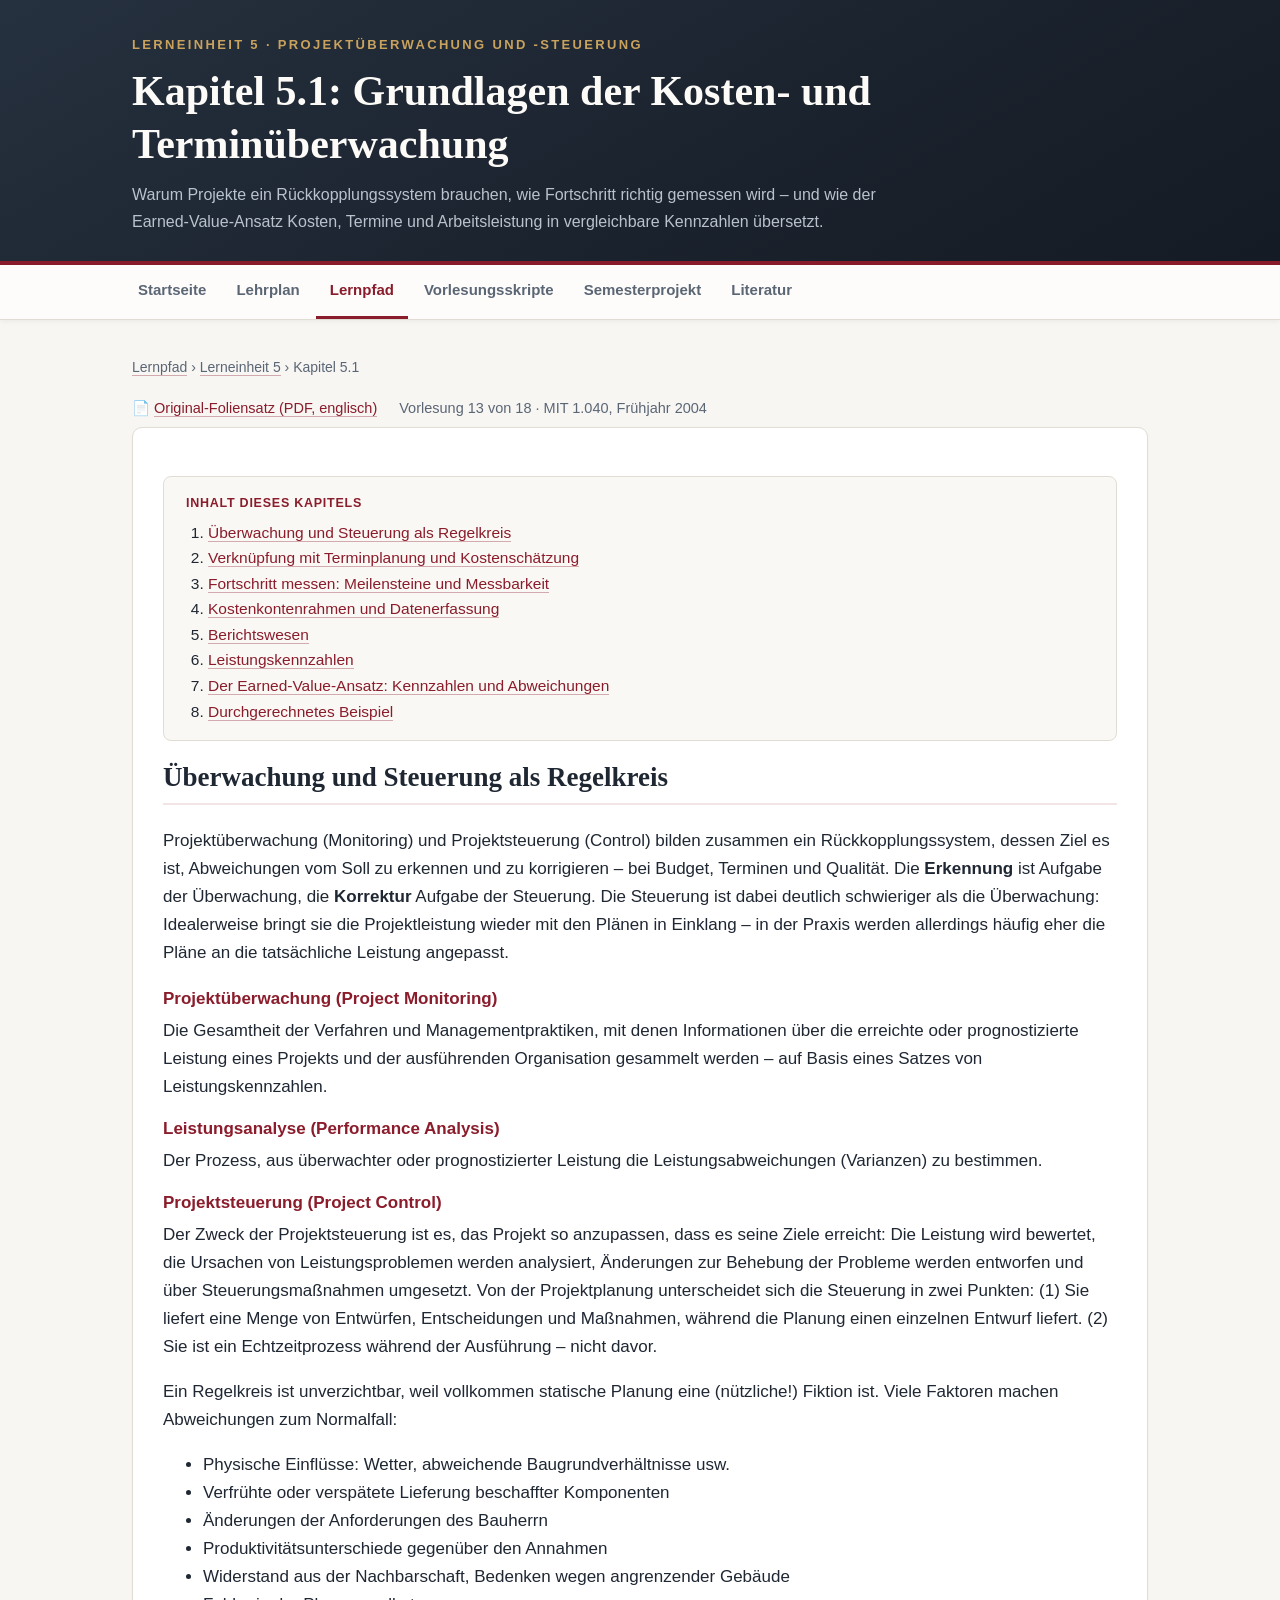
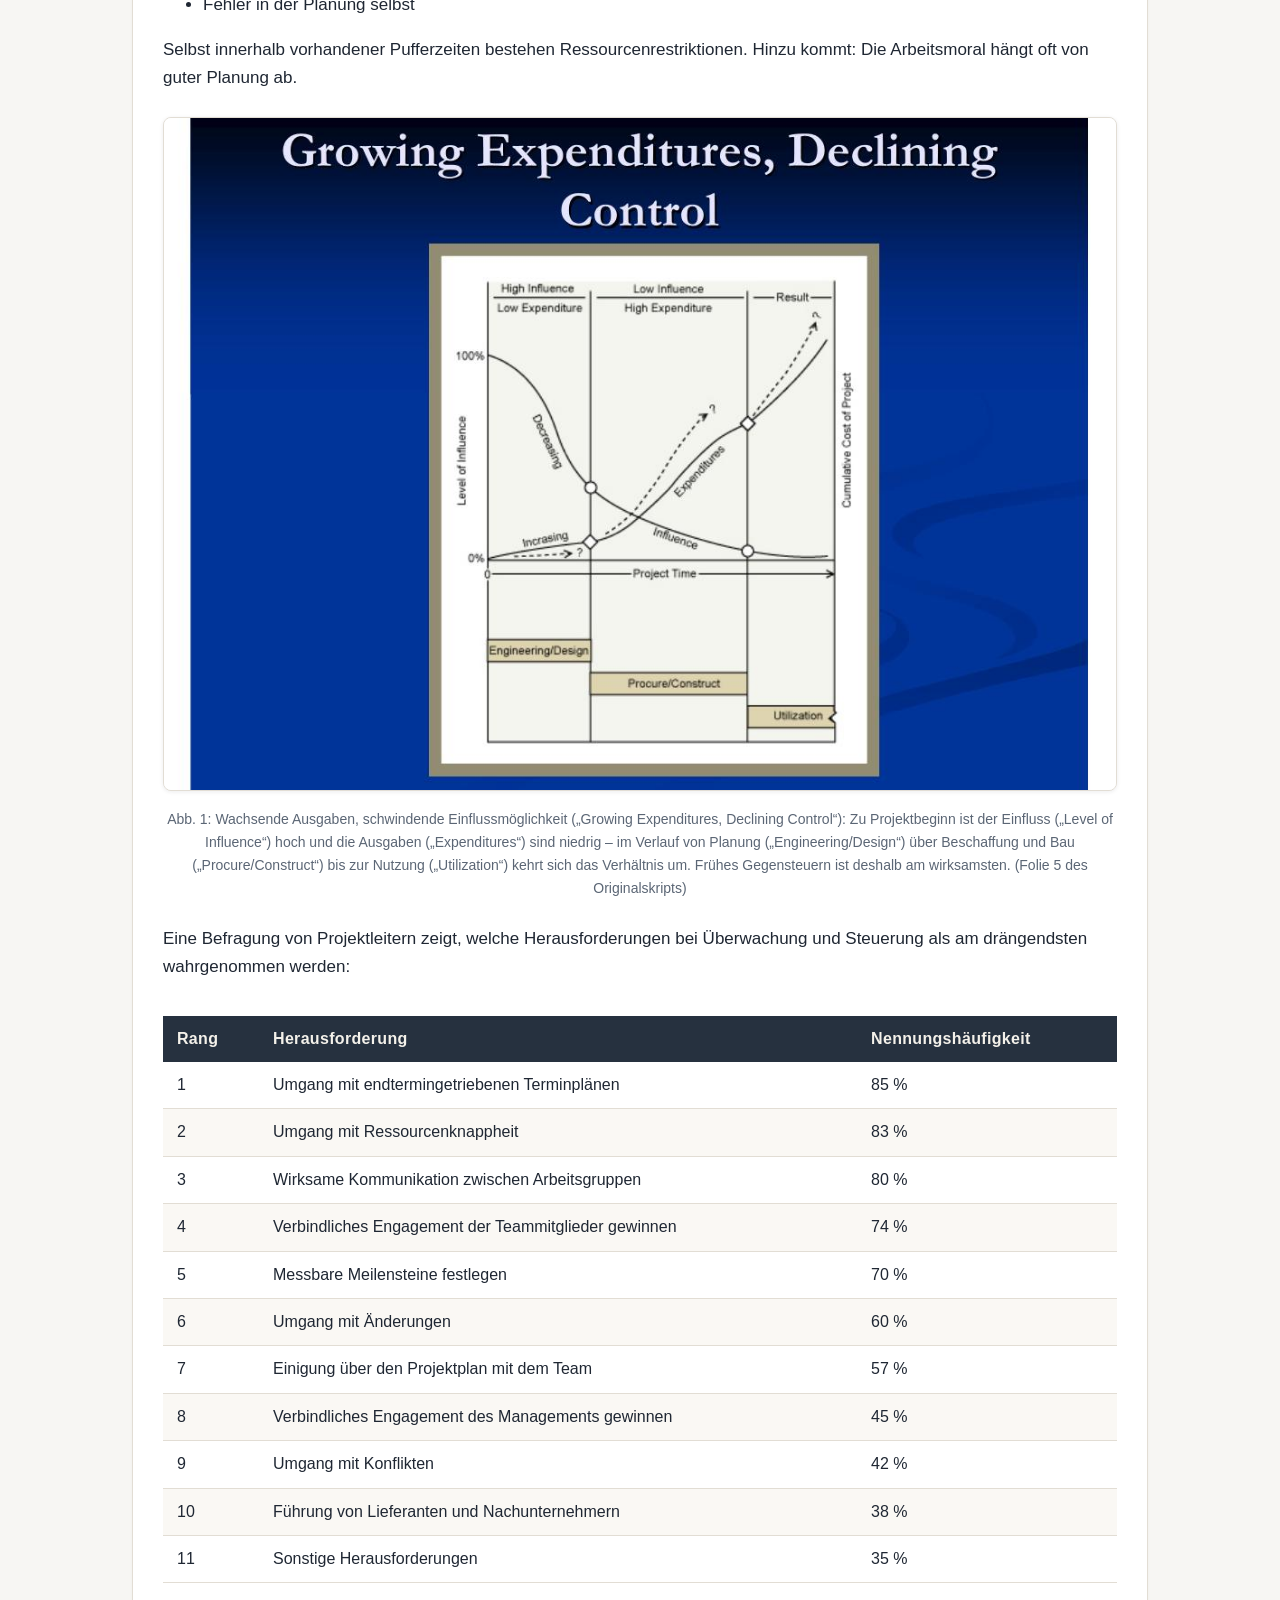
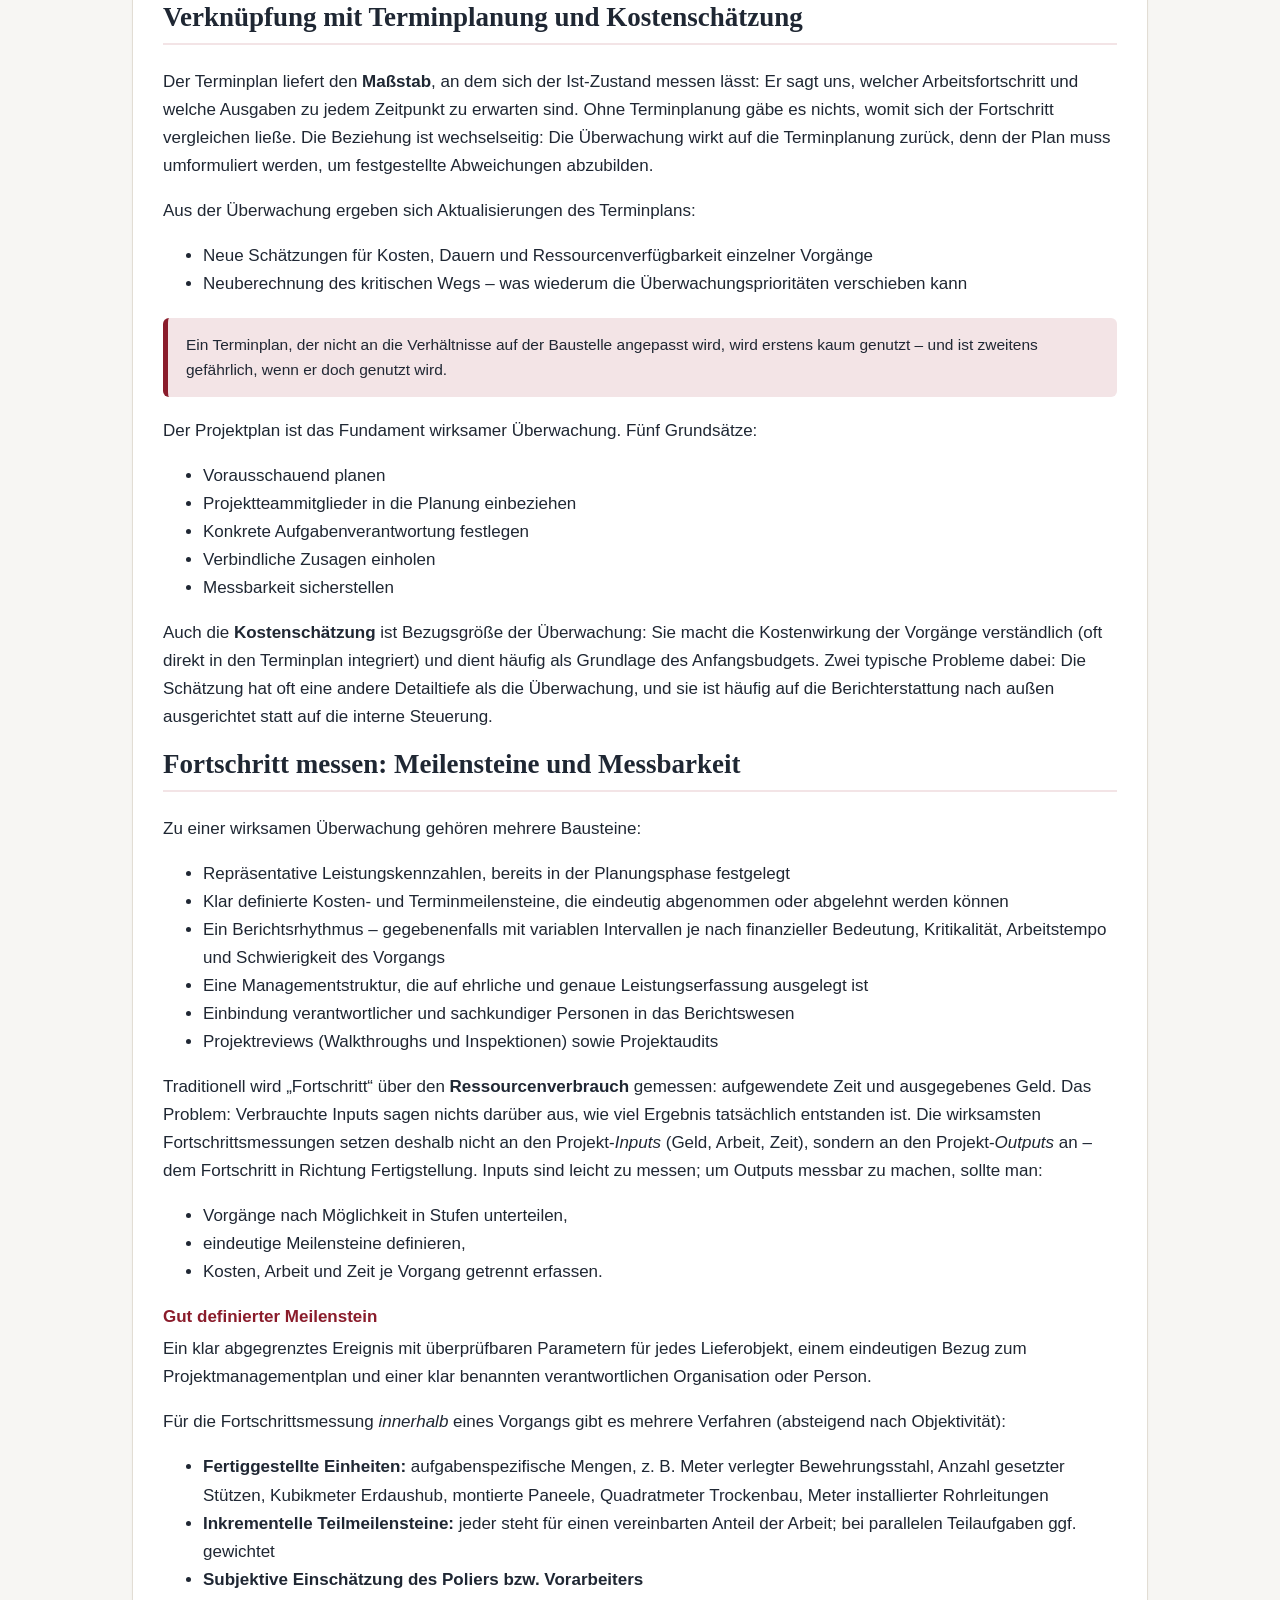
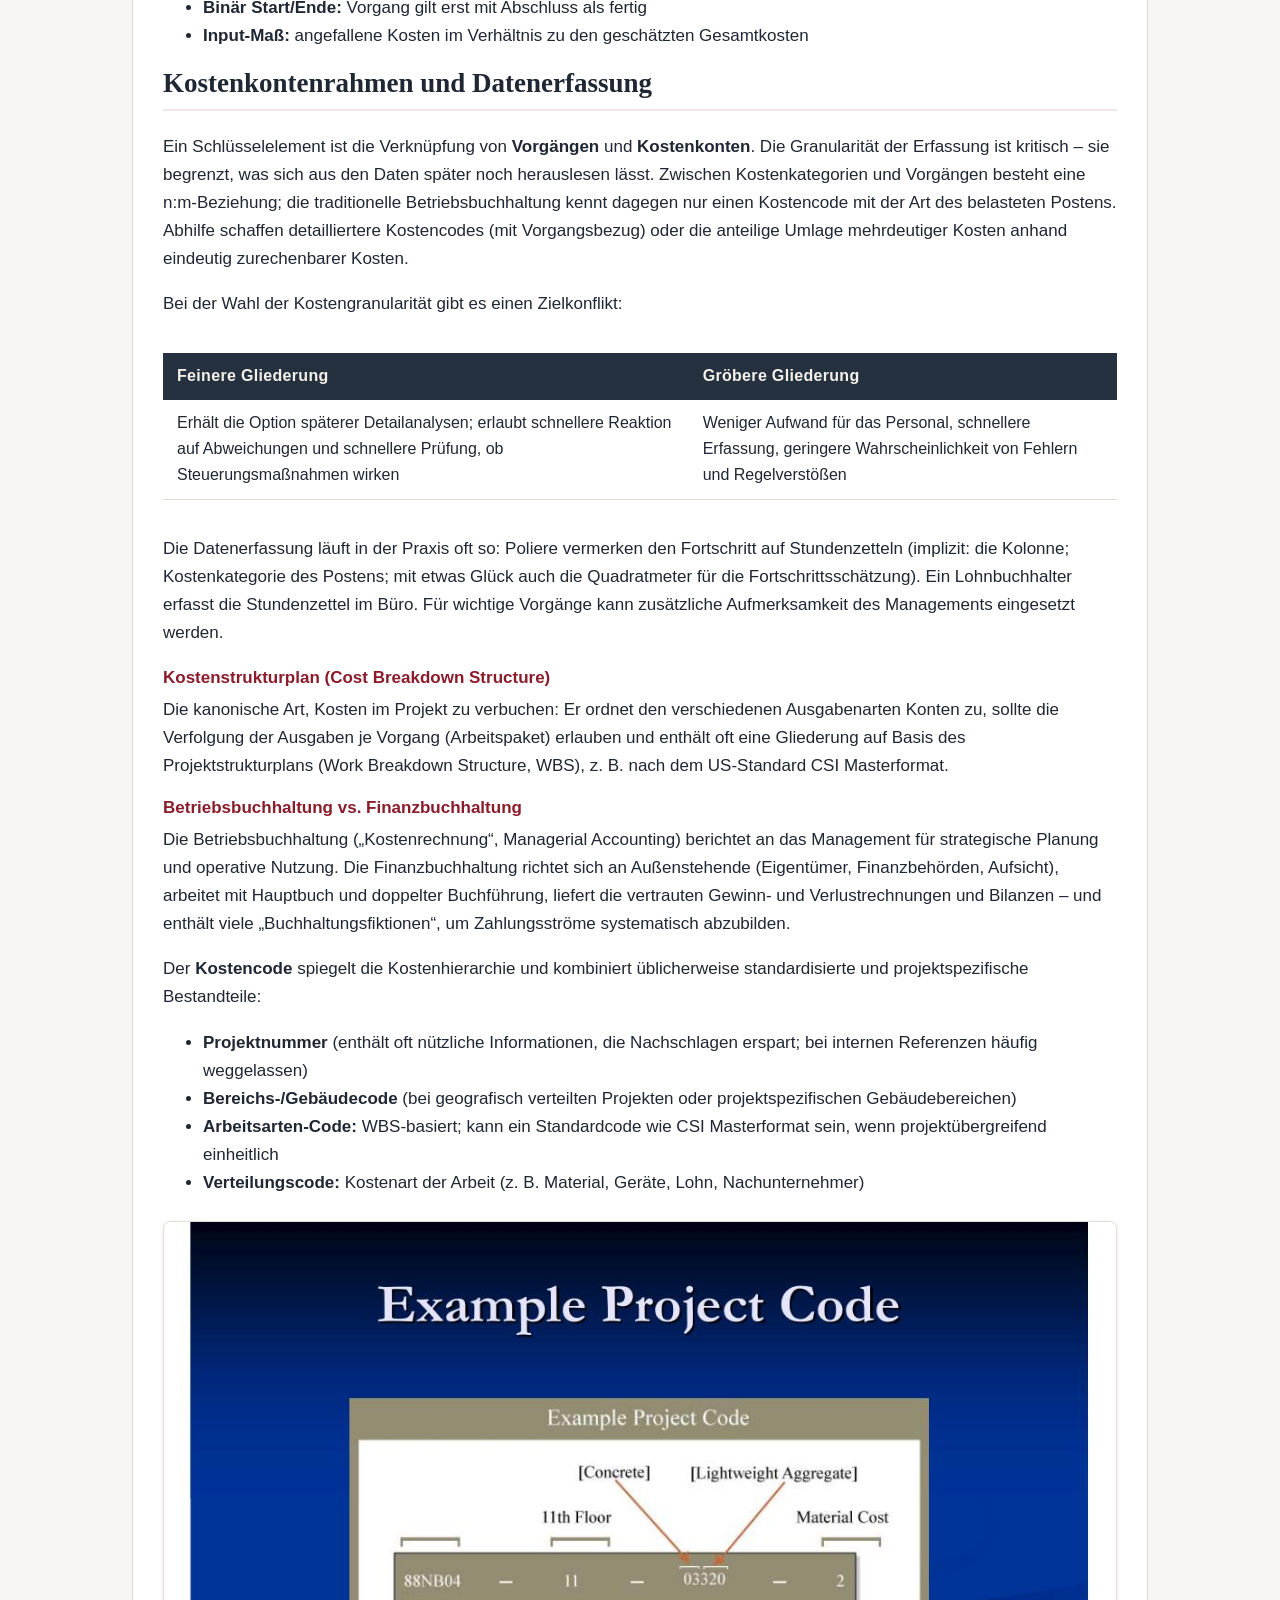
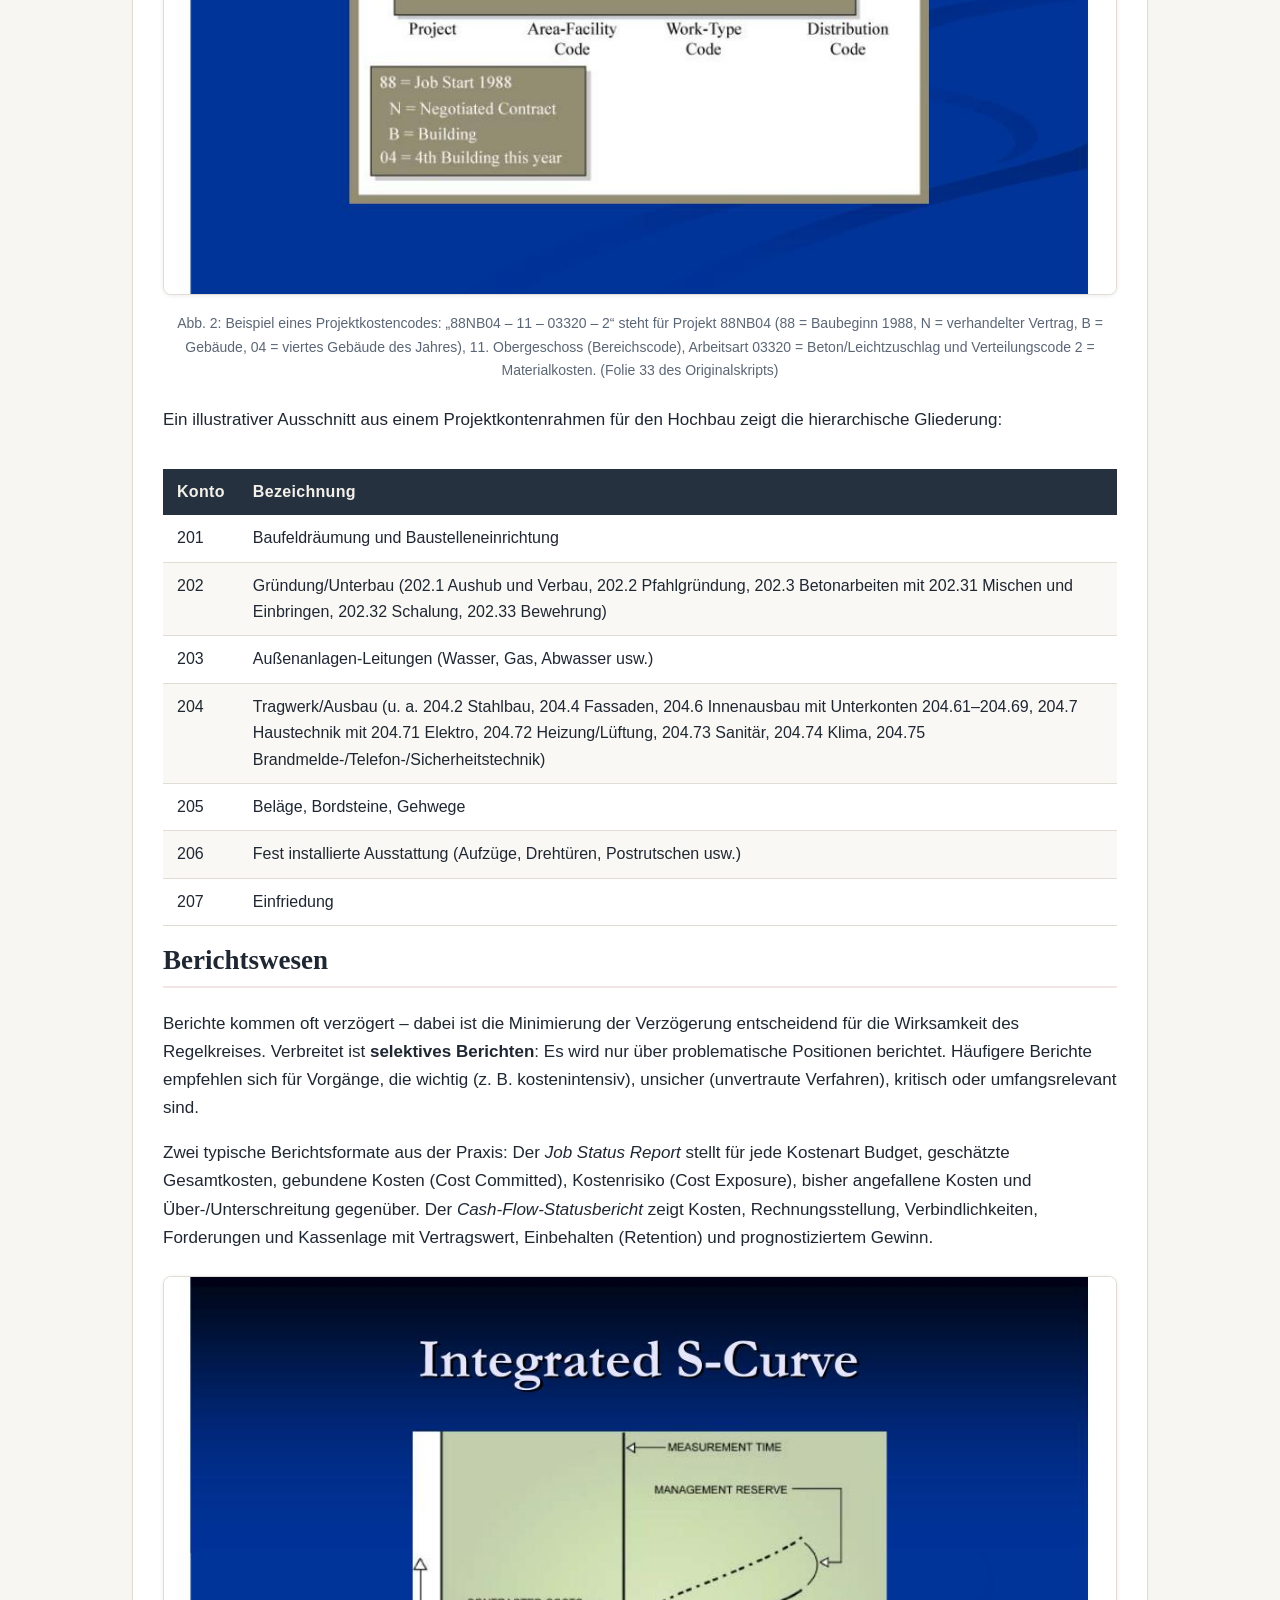
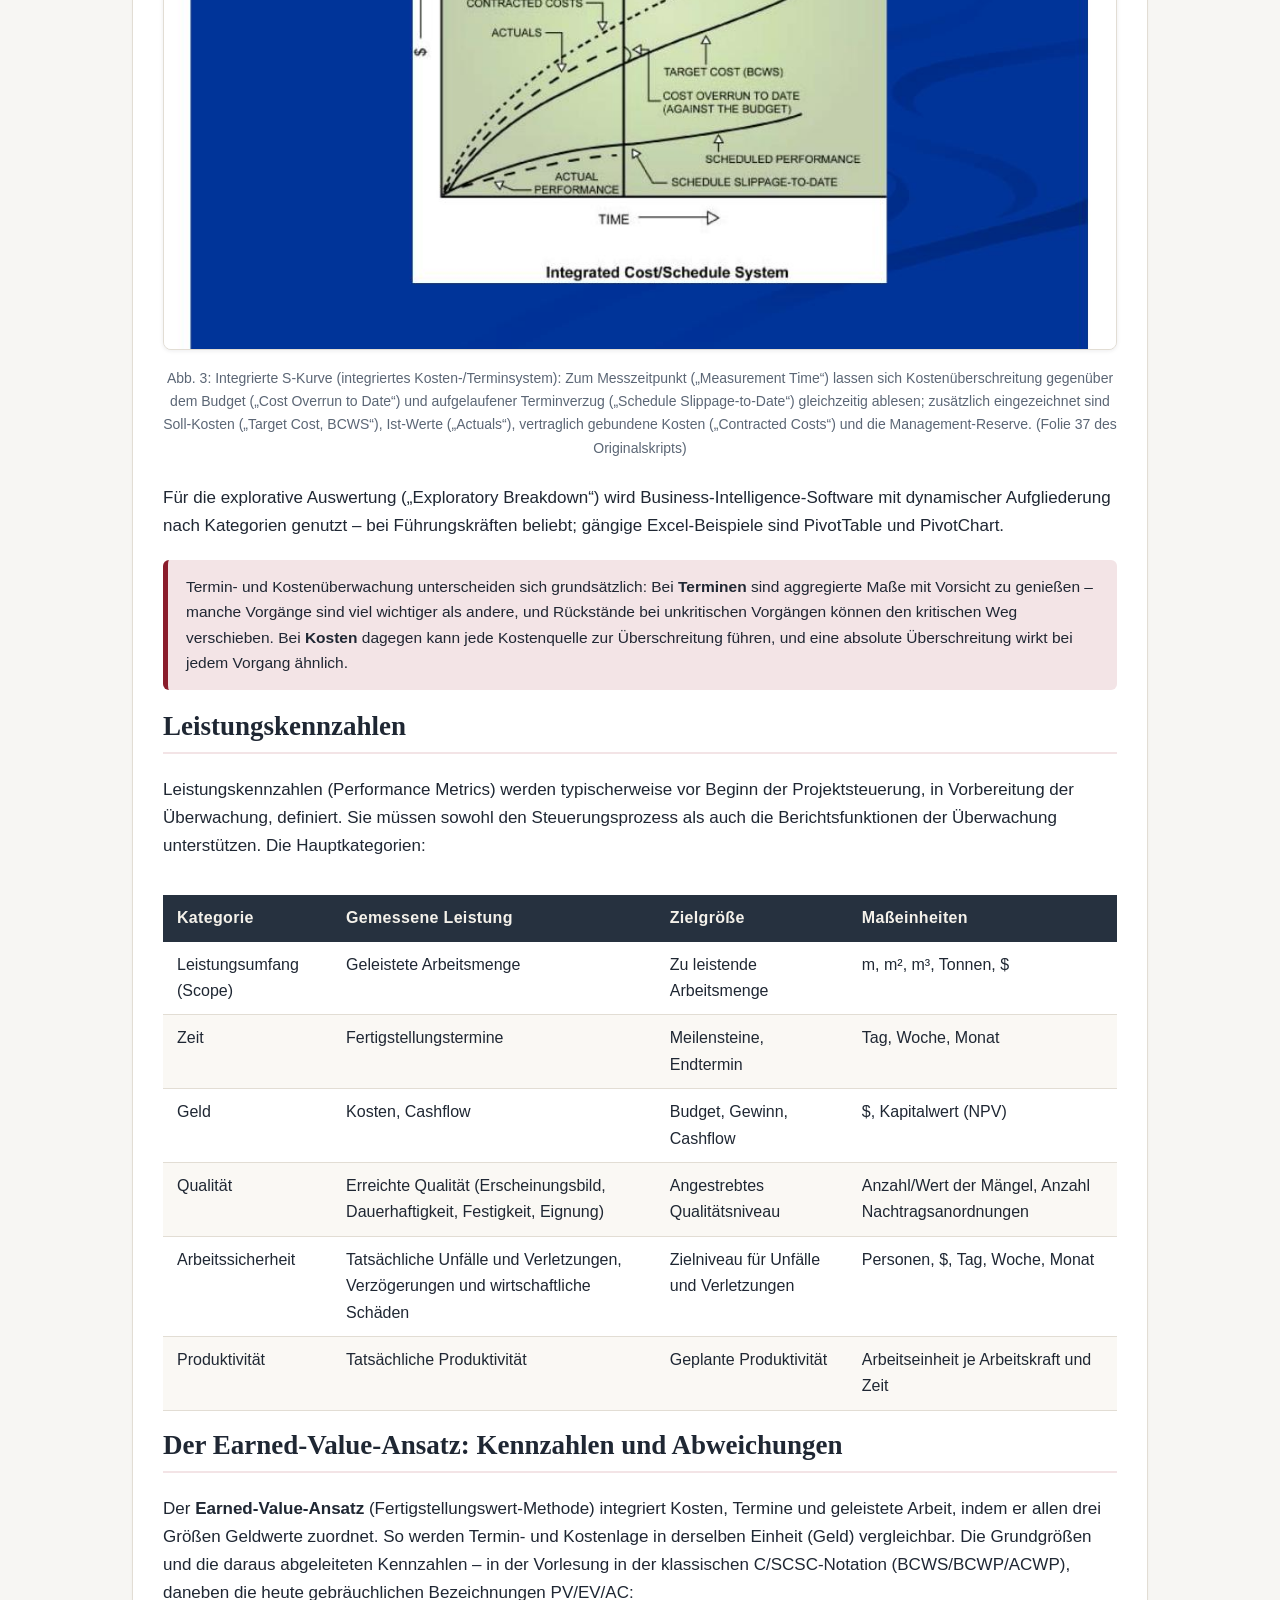
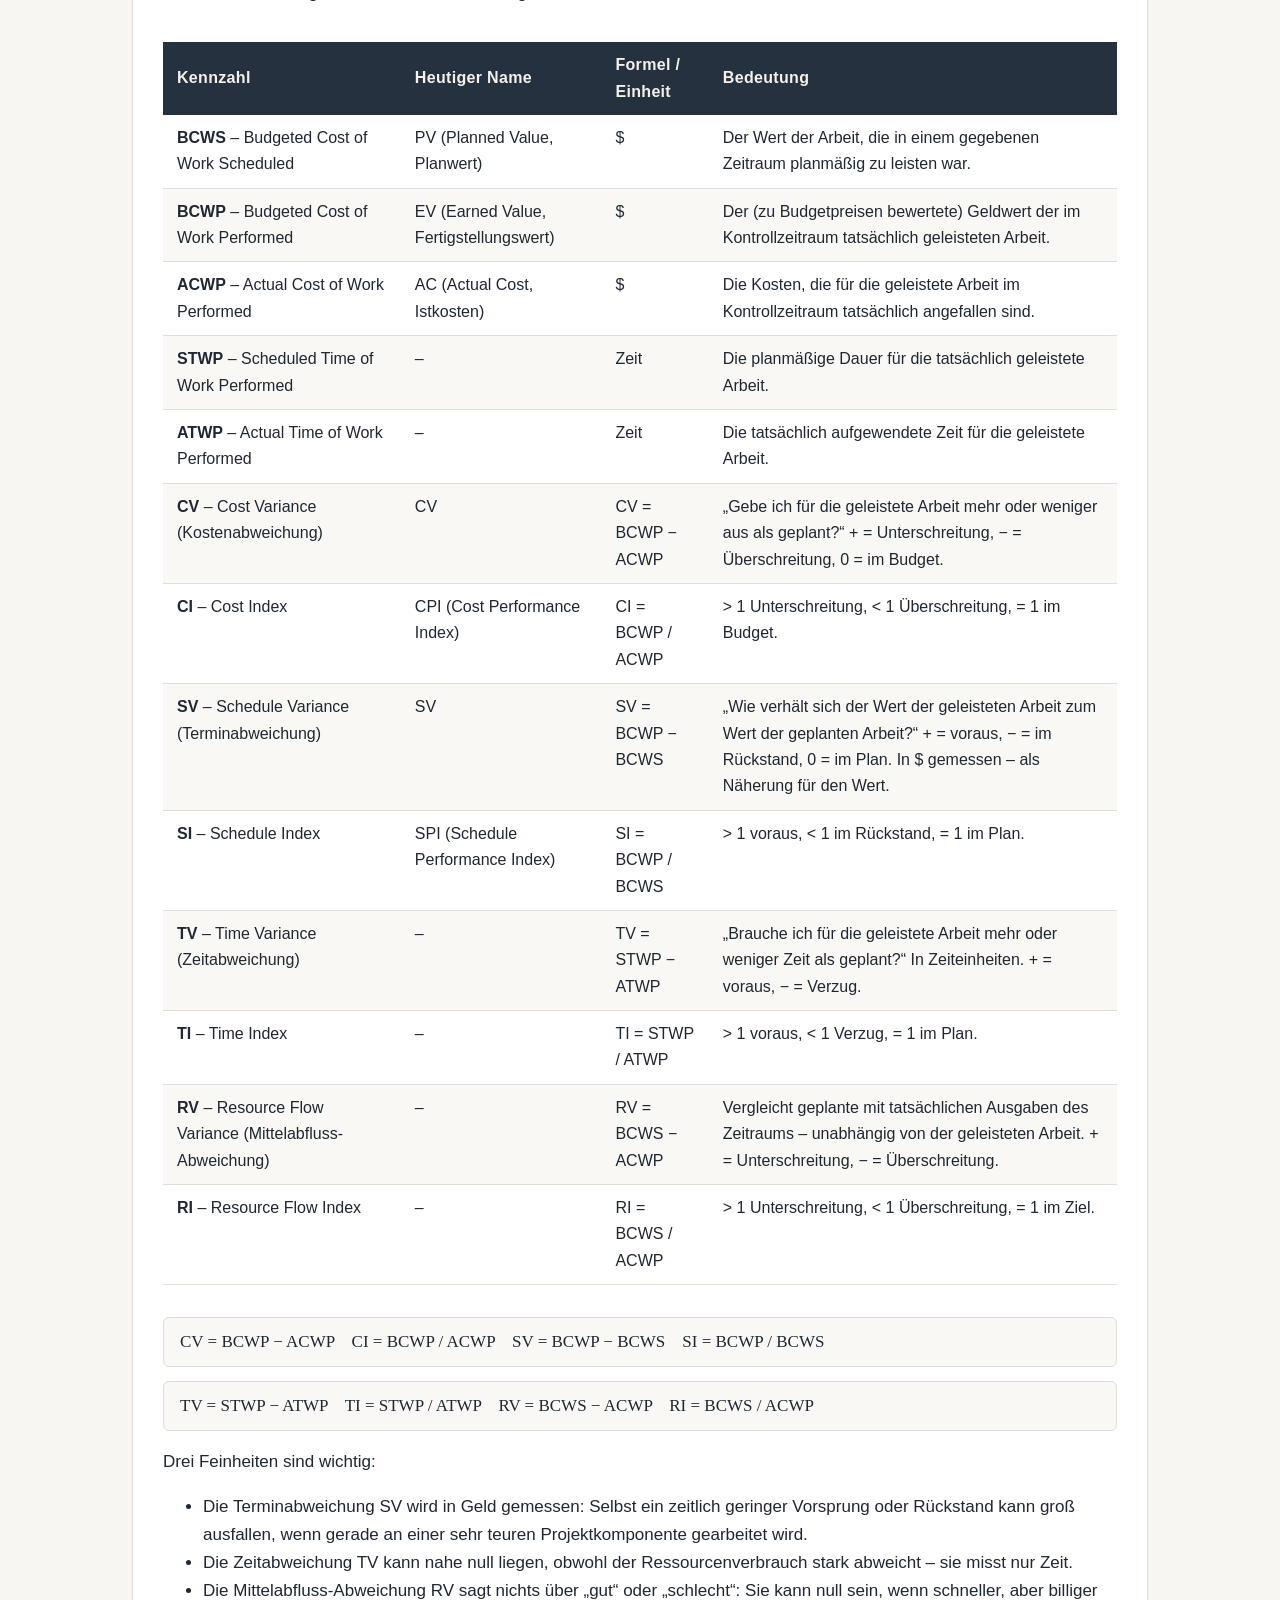
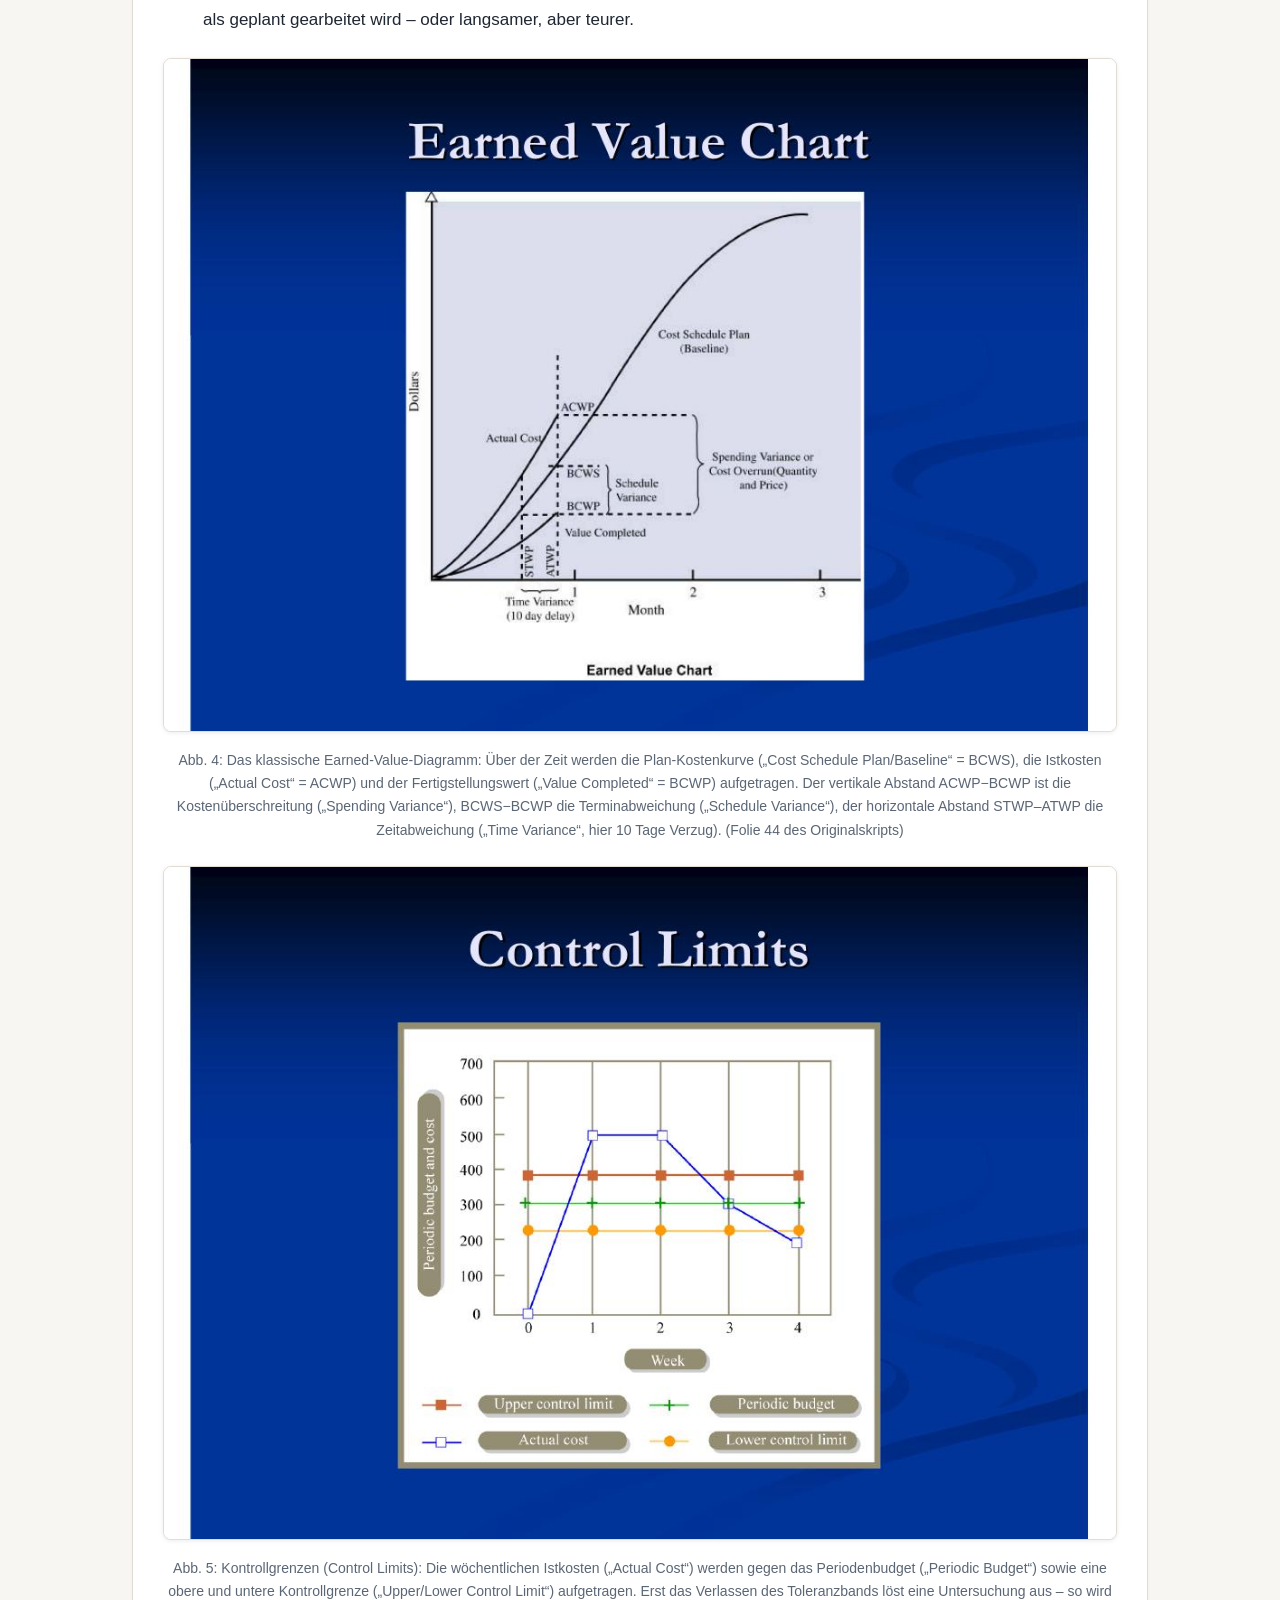
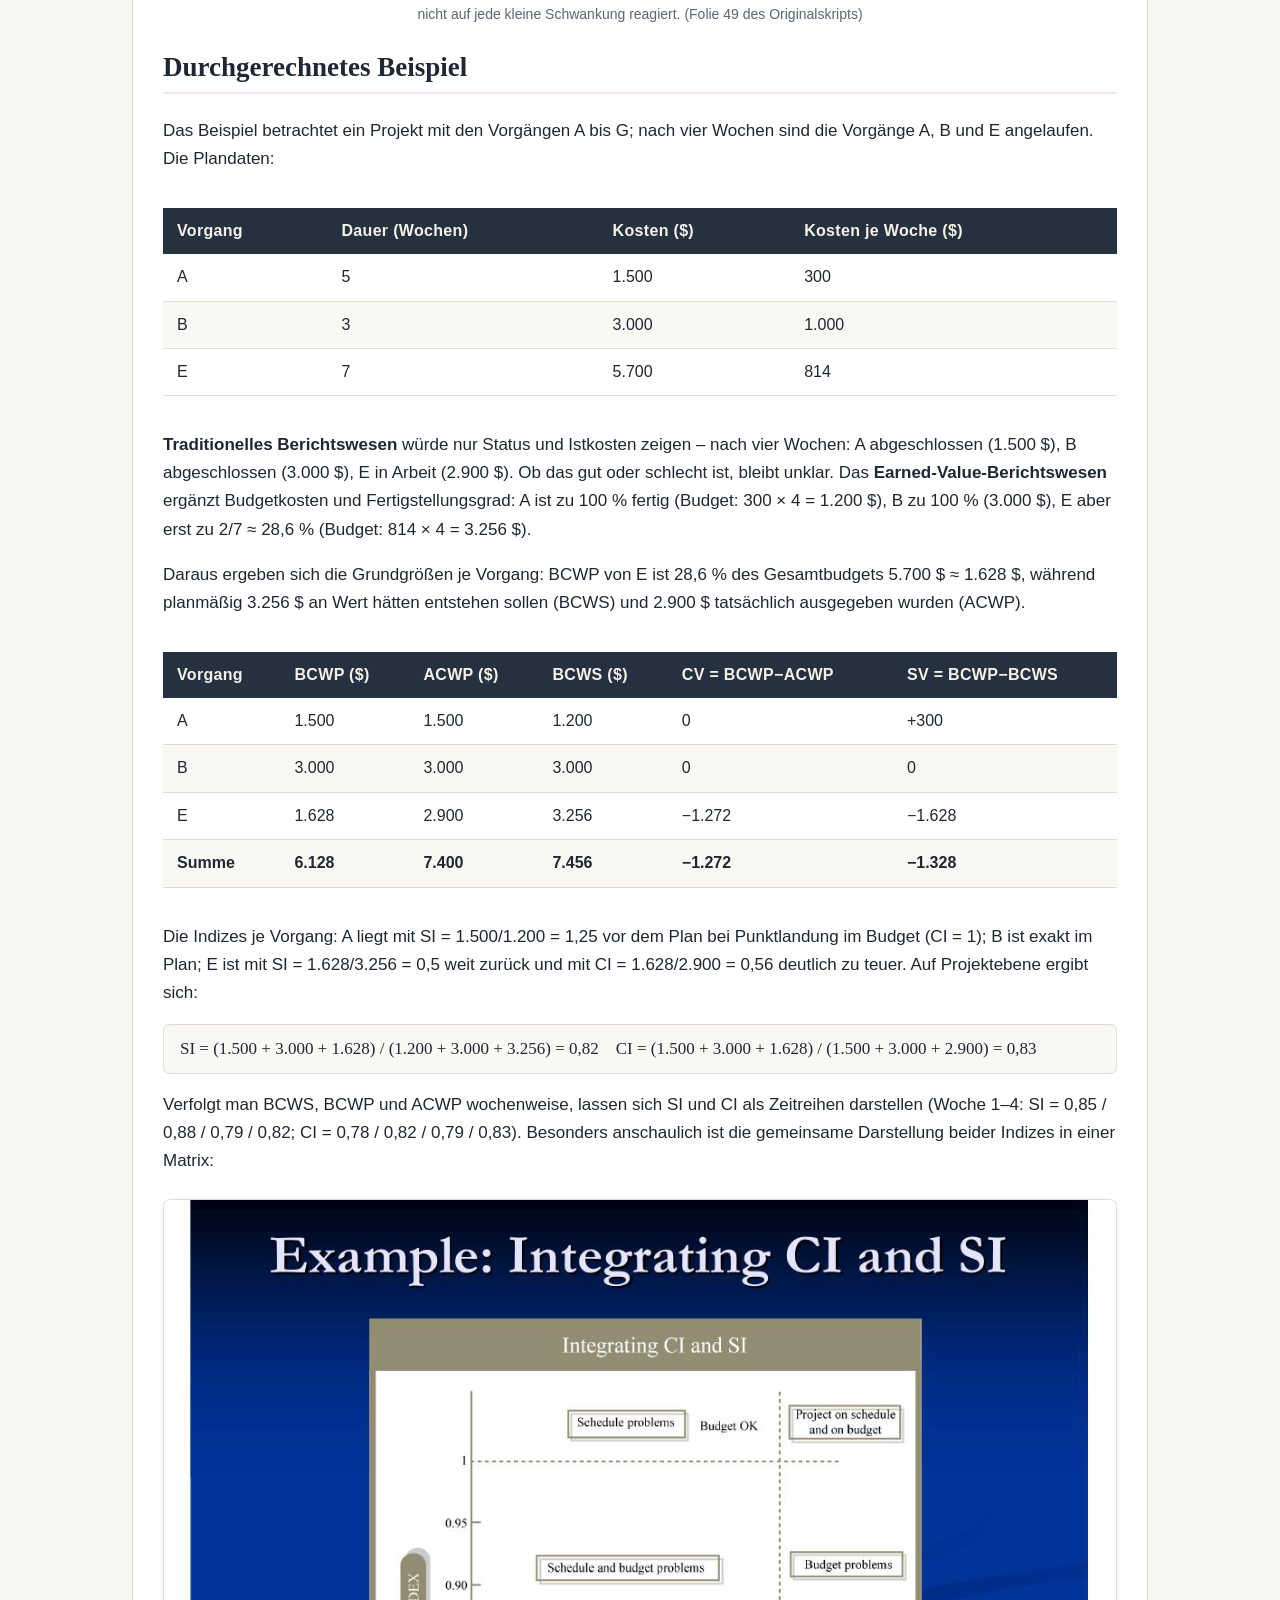
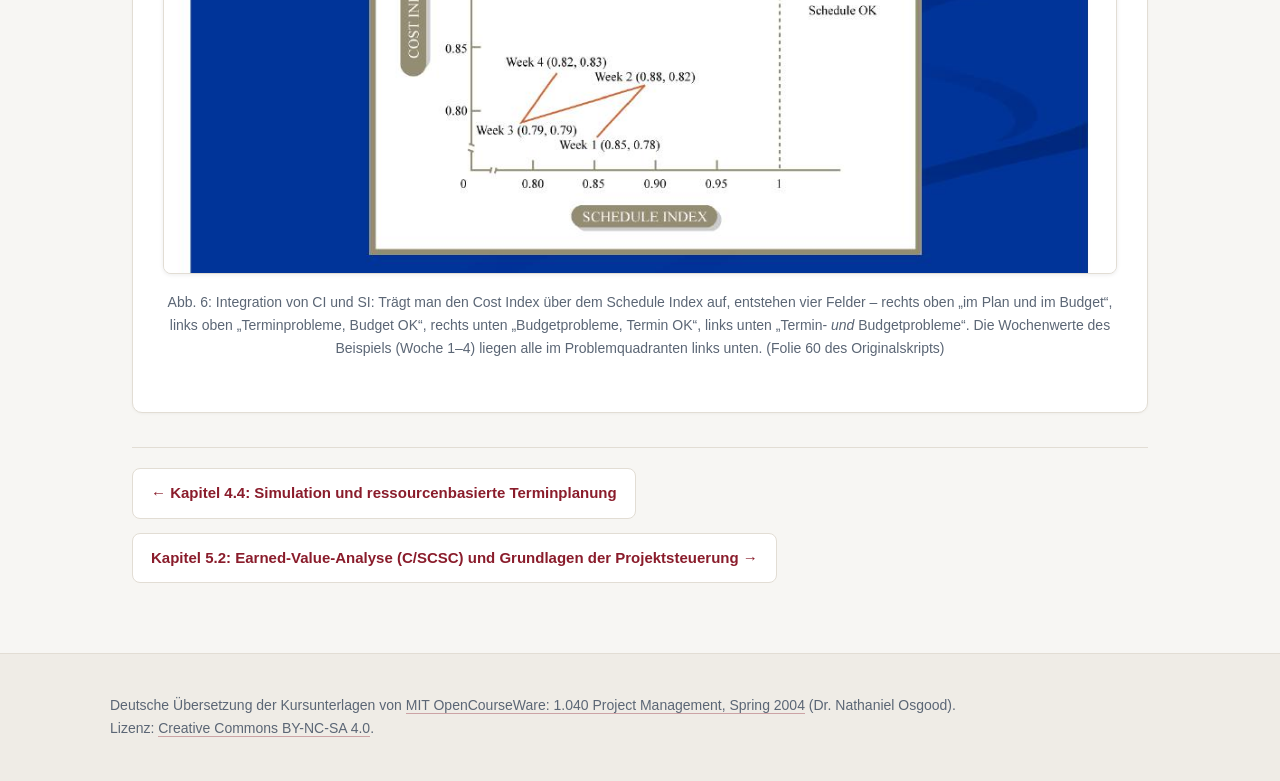
<file: kapitel-5-1.html>
<!DOCTYPE html>
<html lang="de">
<head>
<meta charset="UTF-8">
<meta name="viewport" content="width=device-width, initial-scale=1.0">
<title>Kapitel 5.1: Grundlagen der Kosten- und Terminüberwachung – Projektmanagement</title>
<meta name="description" content="Kapitel 5.1 des Lernprogramms Projektmanagement: Grundlagen der Kosten- und Terminüberwachung – vollständig übersetzt und aufbereitet.">
<link rel="stylesheet" href="style.css">
</head>
<body>

<header class="site-header">
  <div class="inner">
    <p class="kicker">Lerneinheit 5 · Projektüberwachung und -steuerung</p>
    <h1>Kapitel 5.1: Grundlagen der Kosten- und Terminüberwachung</h1>
    <p class="sub">Warum Projekte ein Rückkopplungssystem brauchen, wie Fortschritt richtig gemessen wird – und wie der Earned-Value-Ansatz Kosten, Termine und Arbeitsleistung in vergleichbare Kennzahlen übersetzt.</p>
  </div>
</header>

<nav class="mainnav">
  <div class="inner">
    <a href="index.html">Startseite</a>
    <a href="lehrplan.html">Lehrplan</a>
    <a href="kursplan.html" class="active">Lernpfad</a>
    <a href="vorlesungen.html">Vorlesungsskripte</a>
    <a href="projekt.html">Semesterprojekt</a>
    <a href="literatur.html">Literatur</a>
  </div>
</nav>

<main>
  <p class="breadcrumb"><a href="kursplan.html">Lernpfad</a> › <a href="kursplan.html#le5">Lerneinheit 5</a> › Kapitel 5.1</p>
  <div class="kapitel-meta">
    <span>📄 <a href="pdfs/vorlesung-13-kosten-terminueberwachung.pdf">Original-Foliensatz (PDF, englisch)</a></span>
    <span>Vorlesung 13 von 18 · MIT 1.040, Frühjahr 2004</span>
  </div>

  <section class="card">
    <div class="toc">
      <span class="label">Inhalt dieses Kapitels</span>
      <ol>
        <li><a href="#abschnitt-1">Überwachung und Steuerung als Regelkreis</a></li>
        <li><a href="#abschnitt-2">Verknüpfung mit Terminplanung und Kostenschätzung</a></li>
        <li><a href="#abschnitt-3">Fortschritt messen: Meilensteine und Messbarkeit</a></li>
        <li><a href="#abschnitt-4">Kostenkontenrahmen und Datenerfassung</a></li>
        <li><a href="#abschnitt-5">Berichtswesen</a></li>
        <li><a href="#abschnitt-6">Leistungskennzahlen</a></li>
        <li><a href="#abschnitt-7">Der Earned-Value-Ansatz: Kennzahlen und Abweichungen</a></li>
        <li><a href="#abschnitt-8">Durchgerechnetes Beispiel</a></li>
      </ol>
    </div>

    <h2 id="abschnitt-1">Überwachung und Steuerung als Regelkreis</h2>
    <p>Projektüberwachung (Monitoring) und Projektsteuerung (Control) bilden zusammen ein Rückkopplungssystem, dessen Ziel es ist, Abweichungen vom Soll zu erkennen und zu korrigieren – bei Budget, Terminen und Qualität. Die <strong>Erkennung</strong> ist Aufgabe der Überwachung, die <strong>Korrektur</strong> Aufgabe der Steuerung. Die Steuerung ist dabei deutlich schwieriger als die Überwachung: Idealerweise bringt sie die Projektleistung wieder mit den Plänen in Einklang – in der Praxis werden allerdings häufig eher die Pläne an die tatsächliche Leistung angepasst.</p>

    <dl class="begriffe">
      <dt>Projektüberwachung (Project Monitoring)</dt>
      <dd>Die Gesamtheit der Verfahren und Managementpraktiken, mit denen Informationen über die erreichte oder prognostizierte Leistung eines Projekts und der ausführenden Organisation gesammelt werden – auf Basis eines Satzes von Leistungskennzahlen.</dd>
      <dt>Leistungsanalyse (Performance Analysis)</dt>
      <dd>Der Prozess, aus überwachter oder prognostizierter Leistung die Leistungsabweichungen (Varianzen) zu bestimmen.</dd>
      <dt>Projektsteuerung (Project Control)</dt>
      <dd>Der Zweck der Projektsteuerung ist es, das Projekt so anzupassen, dass es seine Ziele erreicht: Die Leistung wird bewertet, die Ursachen von Leistungsproblemen werden analysiert, Änderungen zur Behebung der Probleme werden entworfen und über Steuerungsmaßnahmen umgesetzt. Von der Projektplanung unterscheidet sich die Steuerung in zwei Punkten: (1) Sie liefert eine Menge von Entwürfen, Entscheidungen und Maßnahmen, während die Planung einen einzelnen Entwurf liefert. (2) Sie ist ein Echtzeitprozess während der Ausführung – nicht davor.</dd>
    </dl>

    <p>Ein Regelkreis ist unverzichtbar, weil vollkommen statische Planung eine (nützliche!) Fiktion ist. Viele Faktoren machen Abweichungen zum Normalfall:</p>
    <ul>
      <li>Physische Einflüsse: Wetter, abweichende Baugrundverhältnisse usw.</li>
      <li>Verfrühte oder verspätete Lieferung beschaffter Komponenten</li>
      <li>Änderungen der Anforderungen des Bauherrn</li>
      <li>Produktivitätsunterschiede gegenüber den Annahmen</li>
      <li>Widerstand aus der Nachbarschaft, Bedenken wegen angrenzender Gebäude</li>
      <li>Fehler in der Planung selbst</li>
    </ul>
    <p>Selbst innerhalb vorhandener Pufferzeiten bestehen Ressourcenrestriktionen. Hinzu kommt: Die Arbeitsmoral hängt oft von guter Planung ab.</p>

    <figure class="slide-fig">
      <img src="bilder/kapitel/k51-abb1.jpg" alt="Diagramm: Einflussmöglichkeit sinkt über die Projektlaufzeit, während die kumulierten Ausgaben steigen; Phasen Engineering/Design, Beschaffung/Bau und Nutzung" loading="lazy">
      <figcaption>Abb. 1: Wachsende Ausgaben, schwindende Einflussmöglichkeit („Growing Expenditures, Declining Control“): Zu Projektbeginn ist der Einfluss („Level of Influence“) hoch und die Ausgaben („Expenditures“) sind niedrig – im Verlauf von Planung („Engineering/Design“) über Beschaffung und Bau („Procure/Construct“) bis zur Nutzung („Utilization“) kehrt sich das Verhältnis um. Frühes Gegensteuern ist deshalb am wirksamsten. (Folie 5 des Originalskripts)</figcaption>
    </figure>

    <p>Eine Befragung von Projektleitern zeigt, welche Herausforderungen bei Überwachung und Steuerung als am drängendsten wahrgenommen werden:</p>
    <div class="table-wrap">
      <table>
        <thead>
          <tr><th>Rang</th><th>Herausforderung</th><th>Nennungshäufigkeit</th></tr>
        </thead>
        <tbody>
          <tr><td>1</td><td>Umgang mit endtermingetriebenen Terminplänen</td><td>85 %</td></tr>
          <tr><td>2</td><td>Umgang mit Ressourcenknappheit</td><td>83 %</td></tr>
          <tr><td>3</td><td>Wirksame Kommunikation zwischen Arbeitsgruppen</td><td>80 %</td></tr>
          <tr><td>4</td><td>Verbindliches Engagement der Teammitglieder gewinnen</td><td>74 %</td></tr>
          <tr><td>5</td><td>Messbare Meilensteine festlegen</td><td>70 %</td></tr>
          <tr><td>6</td><td>Umgang mit Änderungen</td><td>60 %</td></tr>
          <tr><td>7</td><td>Einigung über den Projektplan mit dem Team</td><td>57 %</td></tr>
          <tr><td>8</td><td>Verbindliches Engagement des Managements gewinnen</td><td>45 %</td></tr>
          <tr><td>9</td><td>Umgang mit Konflikten</td><td>42 %</td></tr>
          <tr><td>10</td><td>Führung von Lieferanten und Nachunternehmern</td><td>38 %</td></tr>
          <tr><td>11</td><td>Sonstige Herausforderungen</td><td>35 %</td></tr>
        </tbody>
      </table>
    </div>

    <h2 id="abschnitt-2">Verknüpfung mit Terminplanung und Kostenschätzung</h2>
    <p>Der Terminplan liefert den <strong>Maßstab</strong>, an dem sich der Ist-Zustand messen lässt: Er sagt uns, welcher Arbeitsfortschritt und welche Ausgaben zu jedem Zeitpunkt zu erwarten sind. Ohne Terminplanung gäbe es nichts, womit sich der Fortschritt vergleichen ließe. Die Beziehung ist wechselseitig: Die Überwachung wirkt auf die Terminplanung zurück, denn der Plan muss umformuliert werden, um festgestellte Abweichungen abzubilden.</p>
    <p>Aus der Überwachung ergeben sich Aktualisierungen des Terminplans:</p>
    <ul>
      <li>Neue Schätzungen für Kosten, Dauern und Ressourcenverfügbarkeit einzelner Vorgänge</li>
      <li>Neuberechnung des kritischen Wegs – was wiederum die Überwachungsprioritäten verschieben kann</li>
    </ul>
    <div class="note">Ein Terminplan, der nicht an die Verhältnisse auf der Baustelle angepasst wird, wird erstens kaum genutzt – und ist zweitens gefährlich, wenn er doch genutzt wird.</div>
    <p>Der Projektplan ist das Fundament wirksamer Überwachung. Fünf Grundsätze:</p>
    <ul>
      <li>Vorausschauend planen</li>
      <li>Projektteammitglieder in die Planung einbeziehen</li>
      <li>Konkrete Aufgabenverantwortung festlegen</li>
      <li>Verbindliche Zusagen einholen</li>
      <li>Messbarkeit sicherstellen</li>
    </ul>
    <p>Auch die <strong>Kostenschätzung</strong> ist Bezugsgröße der Überwachung: Sie macht die Kostenwirkung der Vorgänge verständlich (oft direkt in den Terminplan integriert) und dient häufig als Grundlage des Anfangsbudgets. Zwei typische Probleme dabei: Die Schätzung hat oft eine andere Detailtiefe als die Überwachung, und sie ist häufig auf die Berichterstattung nach außen ausgerichtet statt auf die interne Steuerung.</p>

    <h2 id="abschnitt-3">Fortschritt messen: Meilensteine und Messbarkeit</h2>
    <p>Zu einer wirksamen Überwachung gehören mehrere Bausteine:</p>
    <ul>
      <li>Repräsentative Leistungskennzahlen, bereits in der Planungsphase festgelegt</li>
      <li>Klar definierte Kosten- und Terminmeilensteine, die eindeutig abgenommen oder abgelehnt werden können</li>
      <li>Ein Berichtsrhythmus – gegebenenfalls mit variablen Intervallen je nach finanzieller Bedeutung, Kritikalität, Arbeitstempo und Schwierigkeit des Vorgangs</li>
      <li>Eine Managementstruktur, die auf ehrliche und genaue Leistungserfassung ausgelegt ist</li>
      <li>Einbindung verantwortlicher und sachkundiger Personen in das Berichtswesen</li>
      <li>Projektreviews (Walkthroughs und Inspektionen) sowie Projektaudits</li>
    </ul>
    <p>Traditionell wird „Fortschritt“ über den <strong>Ressourcenverbrauch</strong> gemessen: aufgewendete Zeit und ausgegebenes Geld. Das Problem: Verbrauchte Inputs sagen nichts darüber aus, wie viel Ergebnis tatsächlich entstanden ist. Die wirksamsten Fortschrittsmessungen setzen deshalb nicht an den Projekt-<em>Inputs</em> (Geld, Arbeit, Zeit), sondern an den Projekt-<em>Outputs</em> an – dem Fortschritt in Richtung Fertigstellung. Inputs sind leicht zu messen; um Outputs messbar zu machen, sollte man:</p>
    <ul>
      <li>Vorgänge nach Möglichkeit in Stufen unterteilen,</li>
      <li>eindeutige Meilensteine definieren,</li>
      <li>Kosten, Arbeit und Zeit je Vorgang getrennt erfassen.</li>
    </ul>
    <dl class="begriffe">
      <dt>Gut definierter Meilenstein</dt>
      <dd>Ein klar abgegrenztes Ereignis mit überprüfbaren Parametern für jedes Lieferobjekt, einem eindeutigen Bezug zum Projektmanagementplan und einer klar benannten verantwortlichen Organisation oder Person.</dd>
    </dl>
    <p>Für die Fortschrittsmessung <em>innerhalb</em> eines Vorgangs gibt es mehrere Verfahren (absteigend nach Objektivität):</p>
    <ul>
      <li><strong>Fertiggestellte Einheiten:</strong> aufgabenspezifische Mengen, z. B. Meter verlegter Bewehrungsstahl, Anzahl gesetzter Stützen, Kubikmeter Erdaushub, montierte Paneele, Quadratmeter Trockenbau, Meter installierter Rohrleitungen</li>
      <li><strong>Inkrementelle Teilmeilensteine:</strong> jeder steht für einen vereinbarten Anteil der Arbeit; bei parallelen Teilaufgaben ggf. gewichtet</li>
      <li><strong>Subjektive Einschätzung des Poliers bzw. Vorarbeiters</strong></li>
      <li><strong>Binär Start/Ende:</strong> Vorgang gilt erst mit Abschluss als fertig</li>
      <li><strong>Input-Maß:</strong> angefallene Kosten im Verhältnis zu den geschätzten Gesamtkosten</li>
    </ul>

    <h2 id="abschnitt-4">Kostenkontenrahmen und Datenerfassung</h2>
    <p>Ein Schlüsselelement ist die Verknüpfung von <strong>Vorgängen</strong> und <strong>Kostenkonten</strong>. Die Granularität der Erfassung ist kritisch – sie begrenzt, was sich aus den Daten später noch herauslesen lässt. Zwischen Kostenkategorien und Vorgängen besteht eine n:m-Beziehung; die traditionelle Betriebsbuchhaltung kennt dagegen nur einen Kostencode mit der Art des belasteten Postens. Abhilfe schaffen detailliertere Kostencodes (mit Vorgangsbezug) oder die anteilige Umlage mehrdeutiger Kosten anhand eindeutig zurechenbarer Kosten.</p>
    <p>Bei der Wahl der Kostengranularität gibt es einen Zielkonflikt:</p>
    <div class="table-wrap">
      <table>
        <thead>
          <tr><th>Feinere Gliederung</th><th>Gröbere Gliederung</th></tr>
        </thead>
        <tbody>
          <tr>
            <td>Erhält die Option späterer Detailanalysen; erlaubt schnellere Reaktion auf Abweichungen und schnellere Prüfung, ob Steuerungsmaßnahmen wirken</td>
            <td>Weniger Aufwand für das Personal, schnellere Erfassung, geringere Wahrscheinlichkeit von Fehlern und Regelverstößen</td>
          </tr>
        </tbody>
      </table>
    </div>
    <p>Die Datenerfassung läuft in der Praxis oft so: Poliere vermerken den Fortschritt auf Stundenzetteln (implizit: die Kolonne; Kostenkategorie des Postens; mit etwas Glück auch die Quadratmeter für die Fortschrittsschätzung). Ein Lohnbuchhalter erfasst die Stundenzettel im Büro. Für wichtige Vorgänge kann zusätzliche Aufmerksamkeit des Managements eingesetzt werden.</p>
    <dl class="begriffe">
      <dt>Kostenstrukturplan (Cost Breakdown Structure)</dt>
      <dd>Die kanonische Art, Kosten im Projekt zu verbuchen: Er ordnet den verschiedenen Ausgabenarten Konten zu, sollte die Verfolgung der Ausgaben je Vorgang (Arbeitspaket) erlauben und enthält oft eine Gliederung auf Basis des Projektstrukturplans (Work Breakdown Structure, WBS), z. B. nach dem US-Standard CSI Masterformat.</dd>
      <dt>Betriebsbuchhaltung vs. Finanzbuchhaltung</dt>
      <dd>Die Betriebsbuchhaltung („Kostenrechnung“, Managerial Accounting) berichtet an das Management für strategische Planung und operative Nutzung. Die Finanzbuchhaltung richtet sich an Außenstehende (Eigentümer, Finanzbehörden, Aufsicht), arbeitet mit Hauptbuch und doppelter Buchführung, liefert die vertrauten Gewinn- und Verlustrechnungen und Bilanzen – und enthält viele „Buchhaltungsfiktionen“, um Zahlungsströme systematisch abzubilden.</dd>
    </dl>
    <p>Der <strong>Kostencode</strong> spiegelt die Kostenhierarchie und kombiniert üblicherweise standardisierte und projektspezifische Bestandteile:</p>
    <ul>
      <li><strong>Projektnummer</strong> (enthält oft nützliche Informationen, die Nachschlagen erspart; bei internen Referenzen häufig weggelassen)</li>
      <li><strong>Bereichs-/Gebäudecode</strong> (bei geografisch verteilten Projekten oder projektspezifischen Gebäudebereichen)</li>
      <li><strong>Arbeitsarten-Code:</strong> WBS-basiert; kann ein Standardcode wie CSI Masterformat sein, wenn projektübergreifend einheitlich</li>
      <li><strong>Verteilungscode:</strong> Kostenart der Arbeit (z. B. Material, Geräte, Lohn, Nachunternehmer)</li>
    </ul>

    <figure class="slide-fig">
      <img src="bilder/kapitel/k51-abb2.jpg" alt="Beispielhafter Projektkostencode 88NB04-11-03320-2 mit Erläuterung der Bestandteile Projekt, Bereichs-Code, Arbeitsarten-Code und Verteilungscode" loading="lazy">
      <figcaption>Abb. 2: Beispiel eines Projektkostencodes: „88NB04 – 11 – 03320 – 2“ steht für Projekt 88NB04 (88 = Baubeginn 1988, N = verhandelter Vertrag, B = Gebäude, 04 = viertes Gebäude des Jahres), 11. Obergeschoss (Bereichscode), Arbeitsart 03320 = Beton/Leichtzuschlag und Verteilungscode 2 = Materialkosten. (Folie 33 des Originalskripts)</figcaption>
    </figure>

    <p>Ein illustrativer Ausschnitt aus einem Projektkontenrahmen für den Hochbau zeigt die hierarchische Gliederung:</p>
    <div class="table-wrap">
      <table>
        <thead>
          <tr><th>Konto</th><th>Bezeichnung</th></tr>
        </thead>
        <tbody>
          <tr><td>201</td><td>Baufeldräumung und Baustelleneinrichtung</td></tr>
          <tr><td>202</td><td>Gründung/Unterbau (202.1 Aushub und Verbau, 202.2 Pfahlgründung, 202.3 Betonarbeiten mit 202.31 Mischen und Einbringen, 202.32 Schalung, 202.33 Bewehrung)</td></tr>
          <tr><td>203</td><td>Außenanlagen-Leitungen (Wasser, Gas, Abwasser usw.)</td></tr>
          <tr><td>204</td><td>Tragwerk/Ausbau (u. a. 204.2 Stahlbau, 204.4 Fassaden, 204.6 Innenausbau mit Unterkonten 204.61–204.69, 204.7 Haustechnik mit 204.71 Elektro, 204.72 Heizung/Lüftung, 204.73 Sanitär, 204.74 Klima, 204.75 Brandmelde-/Telefon-/Sicherheitstechnik)</td></tr>
          <tr><td>205</td><td>Beläge, Bordsteine, Gehwege</td></tr>
          <tr><td>206</td><td>Fest installierte Ausstattung (Aufzüge, Drehtüren, Postrutschen usw.)</td></tr>
          <tr><td>207</td><td>Einfriedung</td></tr>
        </tbody>
      </table>
    </div>

    <h2 id="abschnitt-5">Berichtswesen</h2>
    <p>Berichte kommen oft verzögert – dabei ist die Minimierung der Verzögerung entscheidend für die Wirksamkeit des Regelkreises. Verbreitet ist <strong>selektives Berichten</strong>: Es wird nur über problematische Positionen berichtet. Häufigere Berichte empfehlen sich für Vorgänge, die wichtig (z. B. kostenintensiv), unsicher (unvertraute Verfahren), kritisch oder umfangsrelevant sind.</p>
    <p>Zwei typische Berichtsformate aus der Praxis: Der <em>Job Status Report</em> stellt für jede Kostenart Budget, geschätzte Gesamtkosten, gebundene Kosten (Cost Committed), Kostenrisiko (Cost Exposure), bisher angefallene Kosten und Über-/Unterschreitung gegenüber. Der <em>Cash-Flow-Statusbericht</em> zeigt Kosten, Rechnungsstellung, Verbindlichkeiten, Forderungen und Kassenlage mit Vertragswert, Einbehalten (Retention) und prognostiziertem Gewinn.</p>

    <figure class="slide-fig">
      <img src="bilder/kapitel/k51-abb3.jpg" alt="Integrierte S-Kurve: Soll-Kosten, Ist-Kosten und vertraglich gebundene Kosten über der Zeit mit Kostenüberschreitung und Terminverzug zum Messzeitpunkt" loading="lazy">
      <figcaption>Abb. 3: Integrierte S-Kurve (integriertes Kosten-/Terminsystem): Zum Messzeitpunkt („Measurement Time“) lassen sich Kostenüberschreitung gegenüber dem Budget („Cost Overrun to Date“) und aufgelaufener Terminverzug („Schedule Slippage-to-Date“) gleichzeitig ablesen; zusätzlich eingezeichnet sind Soll-Kosten („Target Cost, BCWS“), Ist-Werte („Actuals“), vertraglich gebundene Kosten („Contracted Costs“) und die Management-Reserve. (Folie 37 des Originalskripts)</figcaption>
    </figure>

    <p>Für die explorative Auswertung („Exploratory Breakdown“) wird Business-Intelligence-Software mit dynamischer Aufgliederung nach Kategorien genutzt – bei Führungskräften beliebt; gängige Excel-Beispiele sind PivotTable und PivotChart.</p>
    <div class="note">Termin- und Kostenüberwachung unterscheiden sich grundsätzlich: Bei <strong>Terminen</strong> sind aggregierte Maße mit Vorsicht zu genießen – manche Vorgänge sind viel wichtiger als andere, und Rückstände bei unkritischen Vorgängen können den kritischen Weg verschieben. Bei <strong>Kosten</strong> dagegen kann jede Kostenquelle zur Überschreitung führen, und eine absolute Überschreitung wirkt bei jedem Vorgang ähnlich.</div>

    <h2 id="abschnitt-6">Leistungskennzahlen</h2>
    <p>Leistungskennzahlen (Performance Metrics) werden typischerweise vor Beginn der Projektsteuerung, in Vorbereitung der Überwachung, definiert. Sie müssen sowohl den Steuerungsprozess als auch die Berichtsfunktionen der Überwachung unterstützen. Die Hauptkategorien:</p>
    <div class="table-wrap">
      <table>
        <thead>
          <tr><th>Kategorie</th><th>Gemessene Leistung</th><th>Zielgröße</th><th>Maßeinheiten</th></tr>
        </thead>
        <tbody>
          <tr><td>Leistungsumfang (Scope)</td><td>Geleistete Arbeitsmenge</td><td>Zu leistende Arbeitsmenge</td><td>m, m², m³, Tonnen, $</td></tr>
          <tr><td>Zeit</td><td>Fertigstellungstermine</td><td>Meilensteine, Endtermin</td><td>Tag, Woche, Monat</td></tr>
          <tr><td>Geld</td><td>Kosten, Cashflow</td><td>Budget, Gewinn, Cashflow</td><td>$, Kapitalwert (NPV)</td></tr>
          <tr><td>Qualität</td><td>Erreichte Qualität (Erscheinungsbild, Dauerhaftigkeit, Festigkeit, Eignung)</td><td>Angestrebtes Qualitätsniveau</td><td>Anzahl/Wert der Mängel, Anzahl Nachtragsanordnungen</td></tr>
          <tr><td>Arbeitssicherheit</td><td>Tatsächliche Unfälle und Verletzungen, Verzögerungen und wirtschaftliche Schäden</td><td>Zielniveau für Unfälle und Verletzungen</td><td>Personen, $, Tag, Woche, Monat</td></tr>
          <tr><td>Produktivität</td><td>Tatsächliche Produktivität</td><td>Geplante Produktivität</td><td>Arbeitseinheit je Arbeitskraft und Zeit</td></tr>
        </tbody>
      </table>
    </div>

    <h2 id="abschnitt-7">Der Earned-Value-Ansatz: Kennzahlen und Abweichungen</h2>
    <p>Der <strong>Earned-Value-Ansatz</strong> (Fertigstellungswert-Methode) integriert Kosten, Termine und geleistete Arbeit, indem er allen drei Größen Geldwerte zuordnet. So werden Termin- und Kostenlage in derselben Einheit (Geld) vergleichbar. Die Grundgrößen und die daraus abgeleiteten Kennzahlen – in der Vorlesung in der klassischen C/SCSC-Notation (BCWS/BCWP/ACWP), daneben die heute gebräuchlichen Bezeichnungen PV/EV/AC:</p>

    <div class="table-wrap">
      <table>
        <thead>
          <tr><th>Kennzahl</th><th>Heutiger Name</th><th>Formel / Einheit</th><th>Bedeutung</th></tr>
        </thead>
        <tbody>
          <tr><td><strong>BCWS</strong> – Budgeted Cost of Work Scheduled</td><td>PV (Planned Value, Planwert)</td><td>$</td><td>Der Wert der Arbeit, die in einem gegebenen Zeitraum planmäßig zu leisten war.</td></tr>
          <tr><td><strong>BCWP</strong> – Budgeted Cost of Work Performed</td><td>EV (Earned Value, Fertigstellungswert)</td><td>$</td><td>Der (zu Budgetpreisen bewertete) Geldwert der im Kontrollzeitraum tatsächlich geleisteten Arbeit.</td></tr>
          <tr><td><strong>ACWP</strong> – Actual Cost of Work Performed</td><td>AC (Actual Cost, Istkosten)</td><td>$</td><td>Die Kosten, die für die geleistete Arbeit im Kontrollzeitraum tatsächlich angefallen sind.</td></tr>
          <tr><td><strong>STWP</strong> – Scheduled Time of Work Performed</td><td>–</td><td>Zeit</td><td>Die planmäßige Dauer für die tatsächlich geleistete Arbeit.</td></tr>
          <tr><td><strong>ATWP</strong> – Actual Time of Work Performed</td><td>–</td><td>Zeit</td><td>Die tatsächlich aufgewendete Zeit für die geleistete Arbeit.</td></tr>
          <tr><td><strong>CV</strong> – Cost Variance (Kostenabweichung)</td><td>CV</td><td>CV = BCWP − ACWP</td><td>„Gebe ich für die geleistete Arbeit mehr oder weniger aus als geplant?“ + = Unterschreitung, − = Überschreitung, 0 = im Budget.</td></tr>
          <tr><td><strong>CI</strong> – Cost Index</td><td>CPI (Cost Performance Index)</td><td>CI = BCWP / ACWP</td><td>&gt; 1 Unterschreitung, &lt; 1 Überschreitung, = 1 im Budget.</td></tr>
          <tr><td><strong>SV</strong> – Schedule Variance (Terminabweichung)</td><td>SV</td><td>SV = BCWP − BCWS</td><td>„Wie verhält sich der Wert der geleisteten Arbeit zum Wert der geplanten Arbeit?“ + = voraus, − = im Rückstand, 0 = im Plan. In $ gemessen – als Näherung für den Wert.</td></tr>
          <tr><td><strong>SI</strong> – Schedule Index</td><td>SPI (Schedule Performance Index)</td><td>SI = BCWP / BCWS</td><td>&gt; 1 voraus, &lt; 1 im Rückstand, = 1 im Plan.</td></tr>
          <tr><td><strong>TV</strong> – Time Variance (Zeitabweichung)</td><td>–</td><td>TV = STWP − ATWP</td><td>„Brauche ich für die geleistete Arbeit mehr oder weniger Zeit als geplant?“ In Zeiteinheiten. + = voraus, − = Verzug.</td></tr>
          <tr><td><strong>TI</strong> – Time Index</td><td>–</td><td>TI = STWP / ATWP</td><td>&gt; 1 voraus, &lt; 1 Verzug, = 1 im Plan.</td></tr>
          <tr><td><strong>RV</strong> – Resource Flow Variance (Mittelabfluss-Abweichung)</td><td>–</td><td>RV = BCWS − ACWP</td><td>Vergleicht geplante mit tatsächlichen Ausgaben des Zeitraums – unabhängig von der geleisteten Arbeit. + = Unterschreitung, − = Überschreitung.</td></tr>
          <tr><td><strong>RI</strong> – Resource Flow Index</td><td>–</td><td>RI = BCWS / ACWP</td><td>&gt; 1 Unterschreitung, &lt; 1 Überschreitung, = 1 im Ziel.</td></tr>
        </tbody>
      </table>
    </div>

    <div class="formel">CV = BCWP − ACWP&nbsp;&nbsp;&nbsp;&nbsp;CI = BCWP / ACWP&nbsp;&nbsp;&nbsp;&nbsp;SV = BCWP − BCWS&nbsp;&nbsp;&nbsp;&nbsp;SI = BCWP / BCWS</div>
    <div class="formel">TV = STWP − ATWP&nbsp;&nbsp;&nbsp;&nbsp;TI = STWP / ATWP&nbsp;&nbsp;&nbsp;&nbsp;RV = BCWS − ACWP&nbsp;&nbsp;&nbsp;&nbsp;RI = BCWS / ACWP</div>

    <p>Drei Feinheiten sind wichtig:</p>
    <ul>
      <li>Die Terminabweichung SV wird in Geld gemessen: Selbst ein zeitlich geringer Vorsprung oder Rückstand kann groß ausfallen, wenn gerade an einer sehr teuren Projektkomponente gearbeitet wird.</li>
      <li>Die Zeitabweichung TV kann nahe null liegen, obwohl der Ressourcenverbrauch stark abweicht – sie misst nur Zeit.</li>
      <li>Die Mittelabfluss-Abweichung RV sagt nichts über „gut“ oder „schlecht“: Sie kann null sein, wenn schneller, aber billiger als geplant gearbeitet wird – oder langsamer, aber teurer.</li>
    </ul>

    <figure class="slide-fig">
      <img src="bilder/kapitel/k51-abb4.jpg" alt="Earned-Value-Diagramm: Kostenkurven für Plan (BCWS), Fertigstellungswert (BCWP) und Istkosten (ACWP) über der Zeit mit eingezeichneter Termin-, Kosten- und Zeitabweichung" loading="lazy">
      <figcaption>Abb. 4: Das klassische Earned-Value-Diagramm: Über der Zeit werden die Plan-Kostenkurve („Cost Schedule Plan/Baseline“ = BCWS), die Istkosten („Actual Cost“ = ACWP) und der Fertigstellungswert („Value Completed“ = BCWP) aufgetragen. Der vertikale Abstand ACWP−BCWP ist die Kostenüberschreitung („Spending Variance“), BCWS−BCWP die Terminabweichung („Schedule Variance“), der horizontale Abstand STWP–ATWP die Zeitabweichung („Time Variance“, hier 10 Tage Verzug). (Folie 44 des Originalskripts)</figcaption>
    </figure>

    <figure class="slide-fig">
      <img src="bilder/kapitel/k51-abb5.jpg" alt="Kontrollgrenzen-Diagramm: Ist-Kosten je Woche im Vergleich zu Periodenbudget sowie oberer und unterer Kontrollgrenze" loading="lazy">
      <figcaption>Abb. 5: Kontrollgrenzen (Control Limits): Die wöchentlichen Istkosten („Actual Cost“) werden gegen das Periodenbudget („Periodic Budget“) sowie eine obere und untere Kontrollgrenze („Upper/Lower Control Limit“) aufgetragen. Erst das Verlassen des Toleranzbands löst eine Untersuchung aus – so wird nicht auf jede kleine Schwankung reagiert. (Folie 49 des Originalskripts)</figcaption>
    </figure>

    <h2 id="abschnitt-8">Durchgerechnetes Beispiel</h2>
    <p>Das Beispiel betrachtet ein Projekt mit den Vorgängen A bis G; nach vier Wochen sind die Vorgänge A, B und E angelaufen. Die Plandaten:</p>
    <div class="table-wrap">
      <table>
        <thead>
          <tr><th>Vorgang</th><th>Dauer (Wochen)</th><th>Kosten ($)</th><th>Kosten je Woche ($)</th></tr>
        </thead>
        <tbody>
          <tr><td>A</td><td>5</td><td>1.500</td><td>300</td></tr>
          <tr><td>B</td><td>3</td><td>3.000</td><td>1.000</td></tr>
          <tr><td>E</td><td>7</td><td>5.700</td><td>814</td></tr>
        </tbody>
      </table>
    </div>
    <p><strong>Traditionelles Berichtswesen</strong> würde nur Status und Istkosten zeigen – nach vier Wochen: A abgeschlossen (1.500 $), B abgeschlossen (3.000 $), E in Arbeit (2.900 $). Ob das gut oder schlecht ist, bleibt unklar. Das <strong>Earned-Value-Berichtswesen</strong> ergänzt Budgetkosten und Fertigstellungsgrad: A ist zu 100 % fertig (Budget: 300 × 4 = 1.200 $), B zu 100 % (3.000 $), E aber erst zu 2/7 ≈ 28,6 % (Budget: 814 × 4 = 3.256 $).</p>
    <p>Daraus ergeben sich die Grundgrößen je Vorgang: BCWP von E ist 28,6 % des Gesamtbudgets 5.700 $ ≈ 1.628 $, während planmäßig 3.256 $ an Wert hätten entstehen sollen (BCWS) und 2.900 $ tatsächlich ausgegeben wurden (ACWP).</p>
    <div class="table-wrap">
      <table>
        <thead>
          <tr><th>Vorgang</th><th>BCWP ($)</th><th>ACWP ($)</th><th>BCWS ($)</th><th>CV = BCWP−ACWP</th><th>SV = BCWP−BCWS</th></tr>
        </thead>
        <tbody>
          <tr><td>A</td><td>1.500</td><td>1.500</td><td>1.200</td><td>0</td><td>+300</td></tr>
          <tr><td>B</td><td>3.000</td><td>3.000</td><td>3.000</td><td>0</td><td>0</td></tr>
          <tr><td>E</td><td>1.628</td><td>2.900</td><td>3.256</td><td>−1.272</td><td>−1.628</td></tr>
          <tr><td><strong>Summe</strong></td><td><strong>6.128</strong></td><td><strong>7.400</strong></td><td><strong>7.456</strong></td><td><strong>−1.272</strong></td><td><strong>−1.328</strong></td></tr>
        </tbody>
      </table>
    </div>
    <p>Die Indizes je Vorgang: A liegt mit SI = 1.500/1.200 = 1,25 vor dem Plan bei Punktlandung im Budget (CI = 1); B ist exakt im Plan; E ist mit SI = 1.628/3.256 = 0,5 weit zurück und mit CI = 1.628/2.900 = 0,56 deutlich zu teuer. Auf Projektebene ergibt sich:</p>
    <div class="formel">SI = (1.500 + 3.000 + 1.628) / (1.200 + 3.000 + 3.256) = 0,82&nbsp;&nbsp;&nbsp;&nbsp;CI = (1.500 + 3.000 + 1.628) / (1.500 + 3.000 + 2.900) = 0,83</div>
    <p>Verfolgt man BCWS, BCWP und ACWP wochenweise, lassen sich SI und CI als Zeitreihen darstellen (Woche 1–4: SI = 0,85 / 0,88 / 0,79 / 0,82; CI = 0,78 / 0,82 / 0,79 / 0,83). Besonders anschaulich ist die gemeinsame Darstellung beider Indizes in einer Matrix:</p>

    <figure class="slide-fig">
      <img src="bilder/kapitel/k51-abb6.jpg" alt="Matrix aus Schedule Index (x-Achse) und Cost Index (y-Achse) mit vier Quadranten und den Wochenwerten des Beispiels im Quadranten Termin- und Budgetprobleme" loading="lazy">
      <figcaption>Abb. 6: Integration von CI und SI: Trägt man den Cost Index über dem Schedule Index auf, entstehen vier Felder – rechts oben „im Plan und im Budget“, links oben „Terminprobleme, Budget OK“, rechts unten „Budgetprobleme, Termin OK“, links unten „Termin- <em>und</em> Budgetprobleme“. Die Wochenwerte des Beispiels (Woche 1–4) liegen alle im Problemquadranten links unten. (Folie 60 des Originalskripts)</figcaption>
    </figure>
  </section>

  <nav class="prevnext">
    <a href="kapitel-4-4.html">← Kapitel 4.4: Simulation und ressourcenbasierte Terminplanung</a>
    <span class="spacer"></span>
    <a href="kapitel-5-2.html">Kapitel 5.2: Earned-Value-Analyse (C/SCSC) und Grundlagen der Projektsteuerung →</a>
  </nav>
</main>

<footer>
  <div class="inner">
    <p>Deutsche Übersetzung der Kursunterlagen von <a href="https://ocw.mit.edu/courses/1-040-project-management-spring-2004/" target="_blank" rel="noopener">MIT OpenCourseWare: 1.040 Project Management, Spring 2004</a> (Dr.&nbsp;Nathaniel Osgood).<br>
    Lizenz: <a href="https://creativecommons.org/licenses/by-nc-sa/4.0/" target="_blank" rel="noopener">Creative Commons BY-NC-SA 4.0</a>.</p>
  </div>
</footer>

</body>
</html>
</file>
<file: style.css>
/* ── Projektmanagement-Lernprogramm – gemeinsames Stylesheet ───────────── */
:root{
  --bg:#f7f6f3;
  --paper:#ffffff;
  --ink:#1f2733;
  --muted:#5b6675;
  --accent:#8a1c2b;        /* dunkles Rot, akademisch */
  --accent-soft:#f3e4e6;
  --line:#e2ddd4;
  --gold:#b98a2f;
  --link:#8a1c2b;
}
*{box-sizing:border-box;}
html{scroll-behavior:smooth;}
body{
  margin:0;
  background:var(--bg);
  color:var(--ink);
  font-family:"Segoe UI",Roboto,Helvetica,Arial,sans-serif;
  font-size:17px;
  line-height:1.65;
}
h1,h2,h3,h4{font-family:Georgia,"Times New Roman",serif;line-height:1.25;color:var(--ink);}
a{color:var(--link);text-decoration:none;border-bottom:1px solid rgba(138,28,43,.35);}
a:hover{border-bottom-color:var(--link);}

/* Kopfbereich */
.site-header{
  background:linear-gradient(150deg,#26313f,#1a222d 60%,#151b24);
  color:#f4f1ea;
  padding:0;
  border-bottom:4px solid var(--accent);
}
.site-header .inner{max-width:1060px;margin:0 auto;padding:34px 22px 26px;}
.kicker{
  text-transform:uppercase;letter-spacing:.18em;font-size:13px;
  color:#c9a25e;margin:0 0 10px;font-weight:600;
}
.site-header h1{margin:0;font-size:clamp(26px,4.2vw,42px);color:#fdfbf7;}
.site-header p.sub{margin:12px 0 0;color:#b9c2cd;max-width:760px;font-size:16px;}

/* Navigation */
nav.mainnav{
  position:sticky;top:0;z-index:20;
  background:#fdfcfa;border-bottom:1px solid var(--line);
  box-shadow:0 1px 6px rgba(20,25,35,.06);
}
nav.mainnav .inner{
  max-width:1060px;margin:0 auto;padding:0 14px;
  display:flex;flex-wrap:wrap;gap:2px;
}
nav.mainnav a{
  padding:13px 14px;border-bottom:3px solid transparent;
  color:var(--muted);font-weight:600;font-size:15px;
}
nav.mainnav a:hover{color:var(--accent);}
nav.mainnav a.active{color:var(--accent);border-bottom-color:var(--accent);}

/* Inhalt */
main{max-width:1060px;margin:0 auto;padding:36px 22px 70px;}
.card{
  background:var(--paper);border:1px solid var(--line);border-radius:10px;
  padding:28px 30px;margin:0 0 26px;
  box-shadow:0 1px 3px rgba(20,25,35,.04);
}
.card h2{margin-top:0;}
h2{font-size:27px;border-bottom:2px solid var(--accent-soft);padding-bottom:8px;}
h3{font-size:21px;margin-top:34px;}
h4{font-size:18px;margin-top:28px;color:var(--accent);}
p.lead{font-size:19px;color:var(--muted);}

/* Tabellen */
.table-wrap{overflow-x:auto;}
table{border-collapse:collapse;width:100%;margin:18px 0;background:var(--paper);font-size:16px;}
th{
  background:#26313f;color:#f4f1ea;text-align:left;
  padding:10px 14px;font-weight:600;letter-spacing:.02em;
}
td{padding:10px 14px;border-bottom:1px solid var(--line);vertical-align:top;}
tbody tr:nth-child(even){background:#faf8f4;}
td.num{width:64px;text-align:center;font-weight:700;color:var(--accent);}

/* Raster für Karten */
.grid{display:grid;grid-template-columns:repeat(auto-fit,minmax(260px,1fr));gap:18px;margin:22px 0;}
.tile{
  background:var(--paper);border:1px solid var(--line);border-left:5px solid var(--accent);
  border-radius:8px;padding:18px 20px;
}
.tile h3{margin:0 0 8px;font-size:18px;border:none;}
.tile p{margin:0;color:var(--muted);font-size:15px;}
.tile .step{
  display:inline-block;background:var(--accent);color:#fff;border-radius:50%;
  width:30px;height:30px;line-height:30px;text-align:center;font-weight:700;
  margin-bottom:10px;font-family:Georgia,serif;
}

/* Lerneinheiten (Module) */
.unit{
  background:var(--paper);border:1px solid var(--line);border-radius:10px;
  margin:0 0 26px;box-shadow:0 1px 3px rgba(20,25,35,.04);overflow:hidden;
}
.unit-head{
  background:linear-gradient(135deg,#26313f,#1a222d);color:#f4f1ea;
  padding:20px 30px;display:flex;flex-wrap:wrap;align-items:baseline;gap:12px;
}
.unit-head .le-badge{
  background:var(--accent);color:#fff;border-radius:6px;
  padding:3px 12px;font-size:13px;font-weight:700;letter-spacing:.08em;
  text-transform:uppercase;white-space:nowrap;
}
.unit-head h3{
  margin:0;color:#fdfbf7;font-size:22px;border:none;flex:1 1 320px;
}
.unit-head .le-meta{color:#b9c2cd;font-size:14px;white-space:nowrap;}
.unit-body{padding:22px 30px 26px;}
.unit-body p.unit-desc{margin-top:0;color:var(--muted);}
.unit-body table{margin:14px 0 6px;}
.kap{width:84px;text-align:center;font-weight:700;color:var(--accent);white-space:nowrap;}
.unit-extra{
  display:flex;flex-wrap:wrap;gap:10px 26px;margin-top:14px;
  padding-top:14px;border-top:1px dashed var(--line);font-size:15px;
}
.unit-extra .label{
  font-weight:700;color:var(--accent);text-transform:uppercase;
  font-size:12.5px;letter-spacing:.06em;display:block;margin-bottom:2px;
}
.unit-extra > div{flex:1 1 260px;}
.phase-badge{
  display:inline-block;background:#eef3ee;color:#2e5d3a;border:1px solid #cfdccf;
  border-radius:999px;padding:1px 11px;font-size:13px;font-weight:700;
}

/* Hinweise & Abzeichen */
.note{
  background:var(--accent-soft);border-left:5px solid var(--accent);
  padding:14px 18px;border-radius:6px;margin:20px 0;font-size:15.5px;
}
.badge{
  display:inline-block;background:var(--accent-soft);color:var(--accent);
  border-radius:999px;padding:2px 12px;font-size:13px;font-weight:700;
  letter-spacing:.04em;text-transform:uppercase;
}
.pdf-link{white-space:nowrap;}
.pdf-link::before{content:"⭳ ";color:var(--gold);}

figure{margin:26px 0;text-align:center;}
figure img{max-width:100%;height:auto;border:1px solid var(--line);border-radius:8px;background:#fff;}
figcaption{font-size:14px;color:var(--muted);margin-top:8px;}

/* Literaturliste */
.reading-list p{margin:8px 0;}
.reading-list h4{margin-top:30px;}
cite{font-style:italic;}

/* Kapitelseiten */
.breadcrumb{font-size:14px;color:var(--muted);margin:0 0 18px;}
.breadcrumb a{color:var(--muted);}
.kapitel-meta{
  display:flex;flex-wrap:wrap;gap:8px 22px;align-items:center;
  font-size:14.5px;color:var(--muted);margin:0 0 6px;
}
.toc{
  background:#faf8f4;border:1px solid var(--line);border-radius:8px;
  padding:16px 22px;margin:20px 0;font-size:15.5px;
}
.toc .label{
  font-weight:700;color:var(--accent);text-transform:uppercase;
  font-size:12.5px;letter-spacing:.06em;display:block;margin-bottom:6px;
}
.toc ol{margin:0;padding-left:22px;}
blockquote.handschrift{
  margin:20px 0;padding:14px 20px 14px 24px;
  border-left:4px solid var(--gold);background:#fbf6ec;border-radius:6px;
  font-style:italic;color:#5c4a23;font-size:16px;
}
blockquote.handschrift .quelle{
  display:block;margin-top:8px;font-style:normal;font-size:13px;color:#96854f;
}
figure.slide-fig{margin:24px 0;text-align:center;}
figure.slide-fig img{
  max-width:100%;height:auto;border:1px solid var(--line);
  border-radius:8px;box-shadow:0 1px 4px rgba(20,25,35,.08);
}
figure.slide-fig figcaption{font-size:14px;color:var(--muted);margin-top:8px;}
dl.begriffe dt{font-weight:700;color:var(--accent);margin-top:14px;}
dl.begriffe dd{margin:4px 0 0 0;padding-left:0;}
.formel{
  background:#faf8f4;border:1px solid var(--line);border-radius:6px;
  padding:10px 16px;margin:14px 0;font-family:Georgia,serif;font-size:17px;
  overflow-x:auto;
}
.prevnext{
  display:flex;justify-content:space-between;gap:14px;flex-wrap:wrap;
  margin:34px 0 0;padding-top:20px;border-top:1px solid var(--line);
}
.prevnext a{
  background:var(--paper);border:1px solid var(--line);border-radius:8px;
  padding:12px 18px;font-weight:600;font-size:15px;flex:0 1 auto;
}
.prevnext a:hover{border-color:var(--accent);}
.prevnext .spacer{flex:1;}

/* Fußzeile */
footer{
  border-top:1px solid var(--line);background:#efece6;
  padding:26px 22px;font-size:14px;color:var(--muted);
}
footer .inner{max-width:1060px;margin:0 auto;}
footer a{color:var(--muted);}

@media (max-width:640px){
  body{font-size:16px;}
  .card{padding:20px 18px;}
  nav.mainnav a{padding:11px 10px;font-size:14px;}
}
</file>
